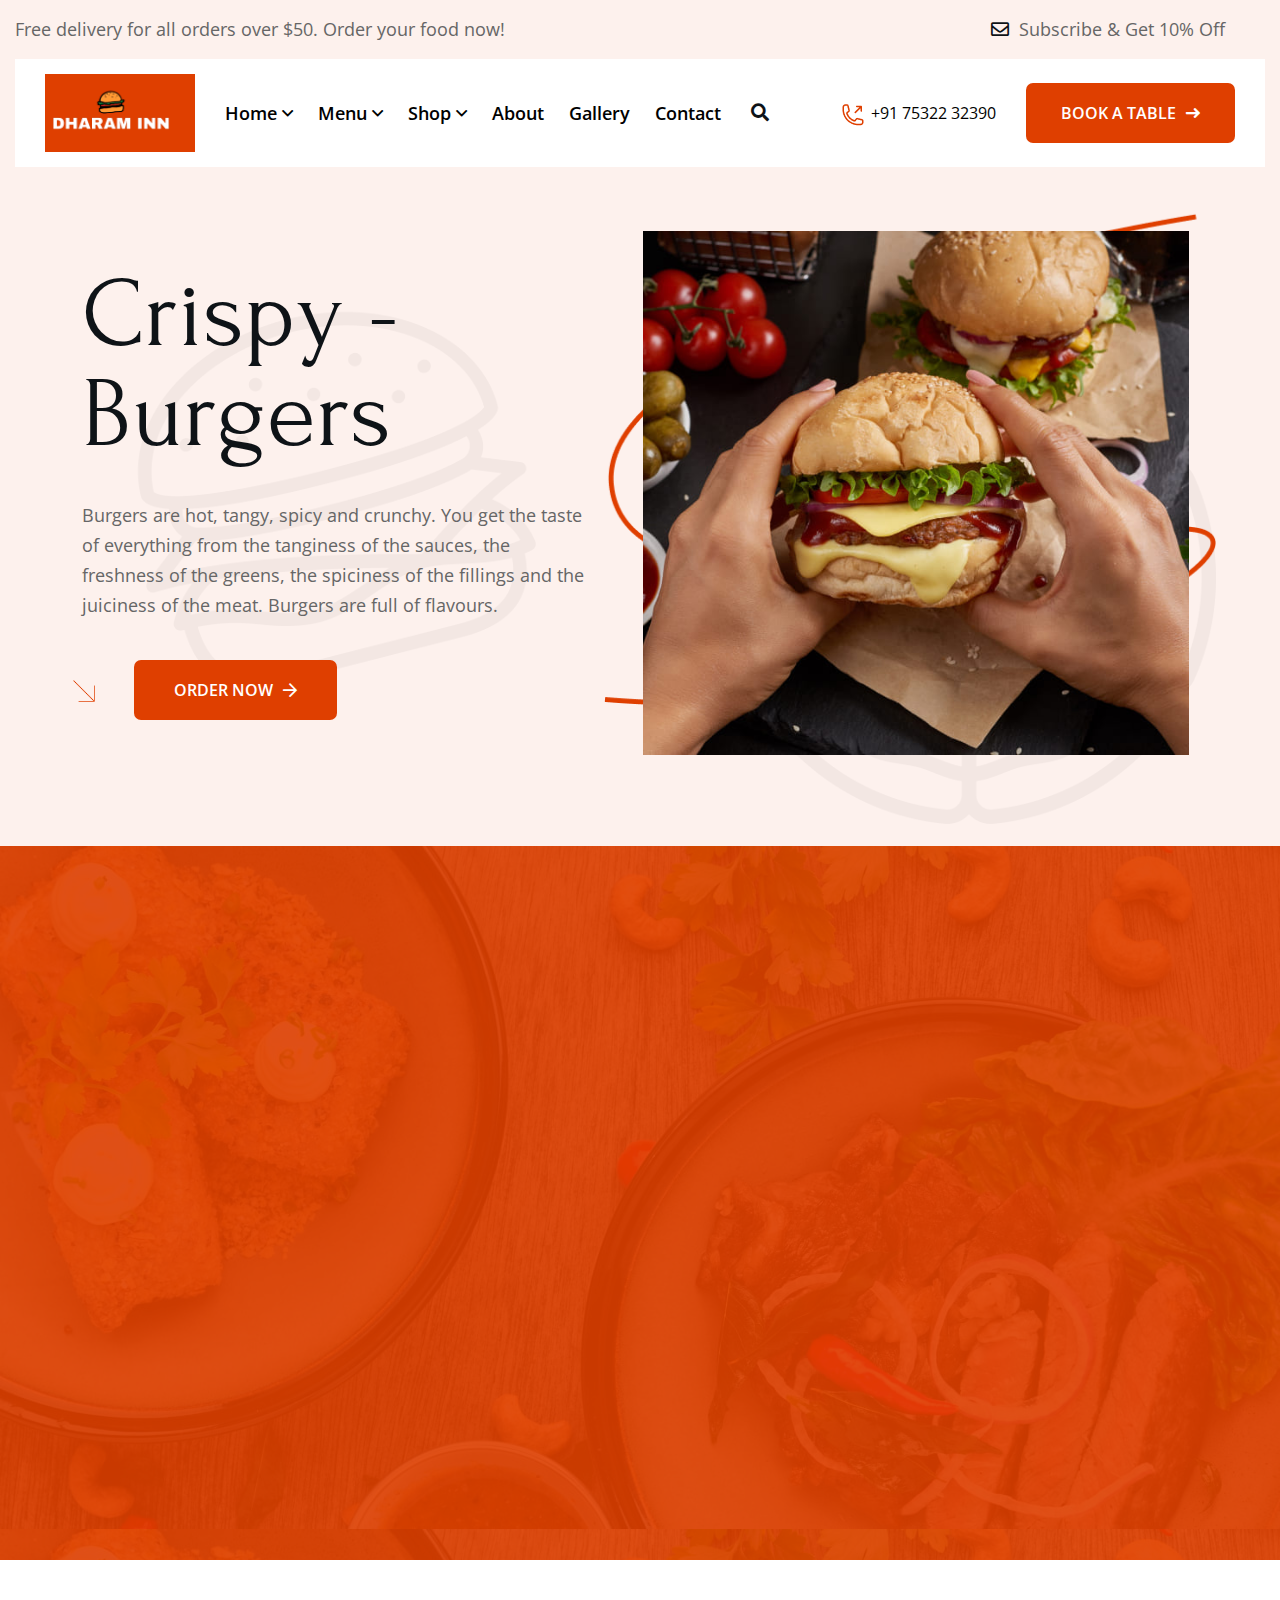
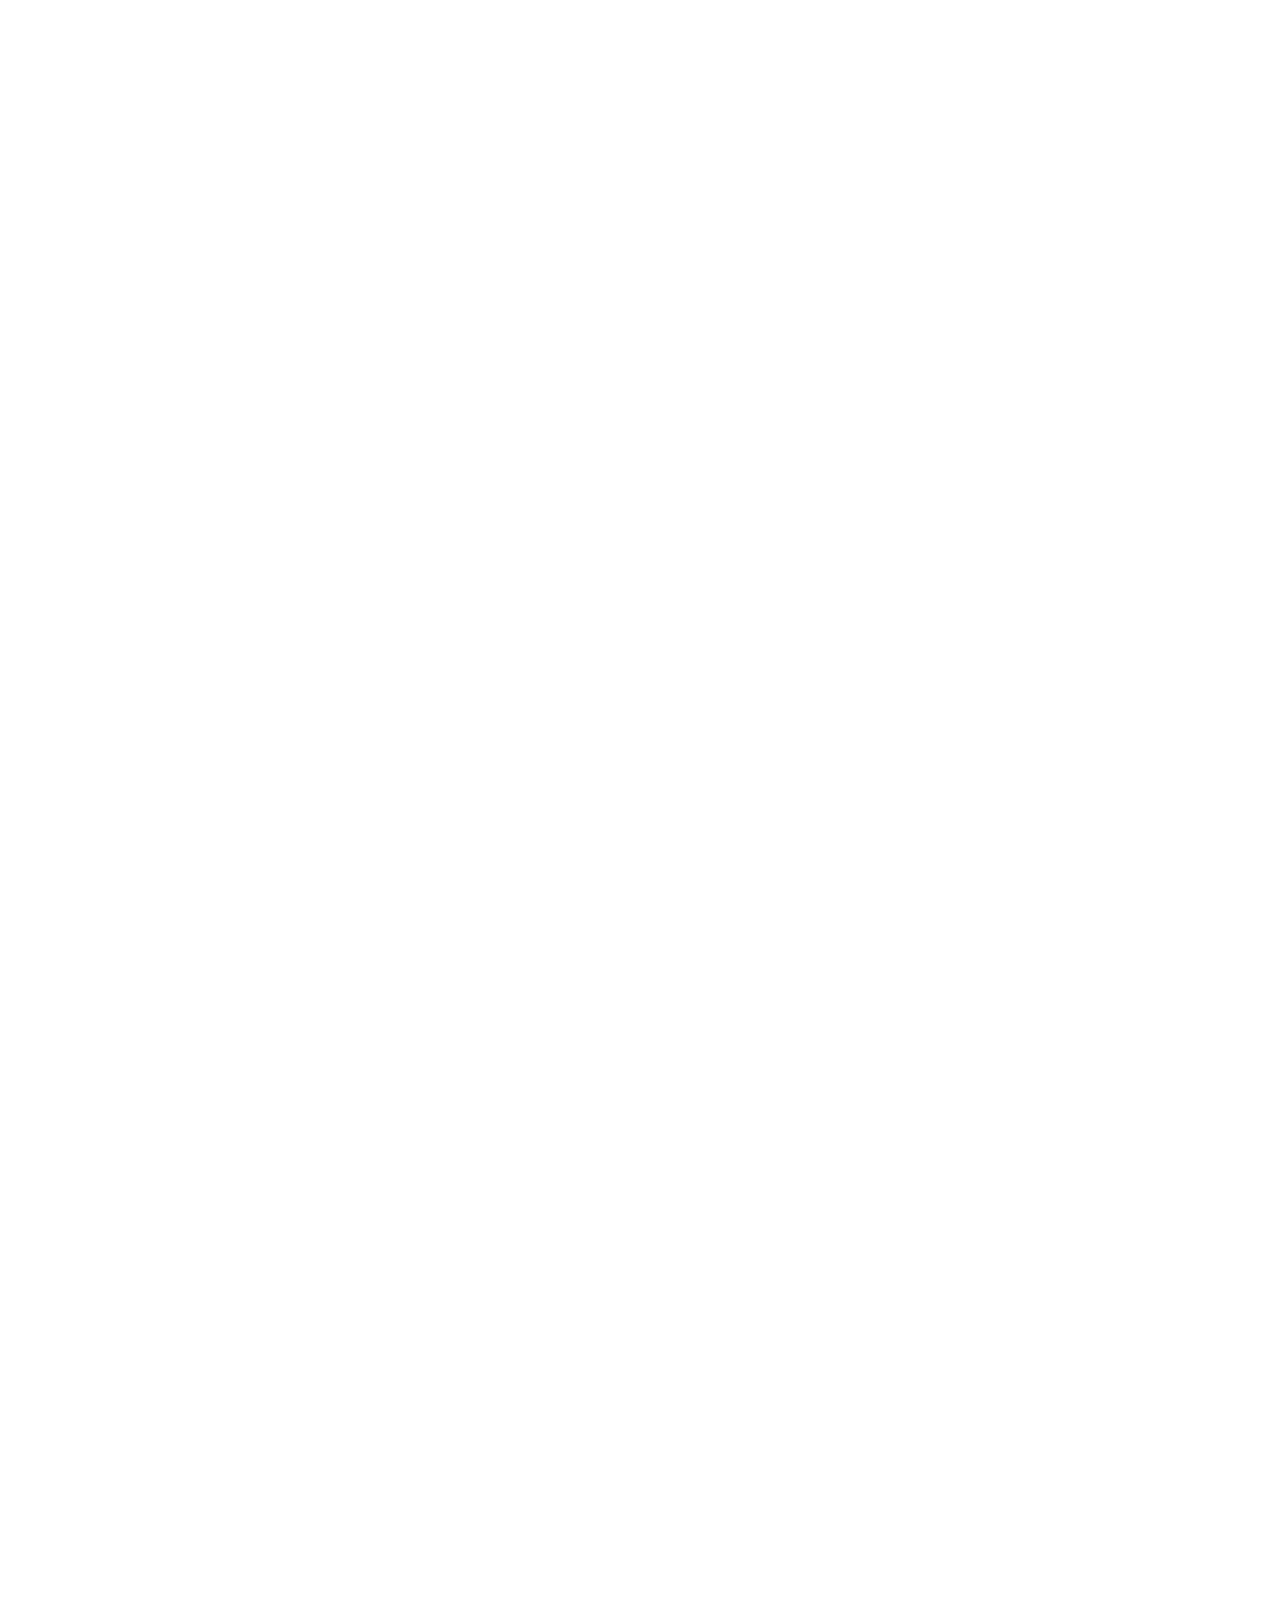
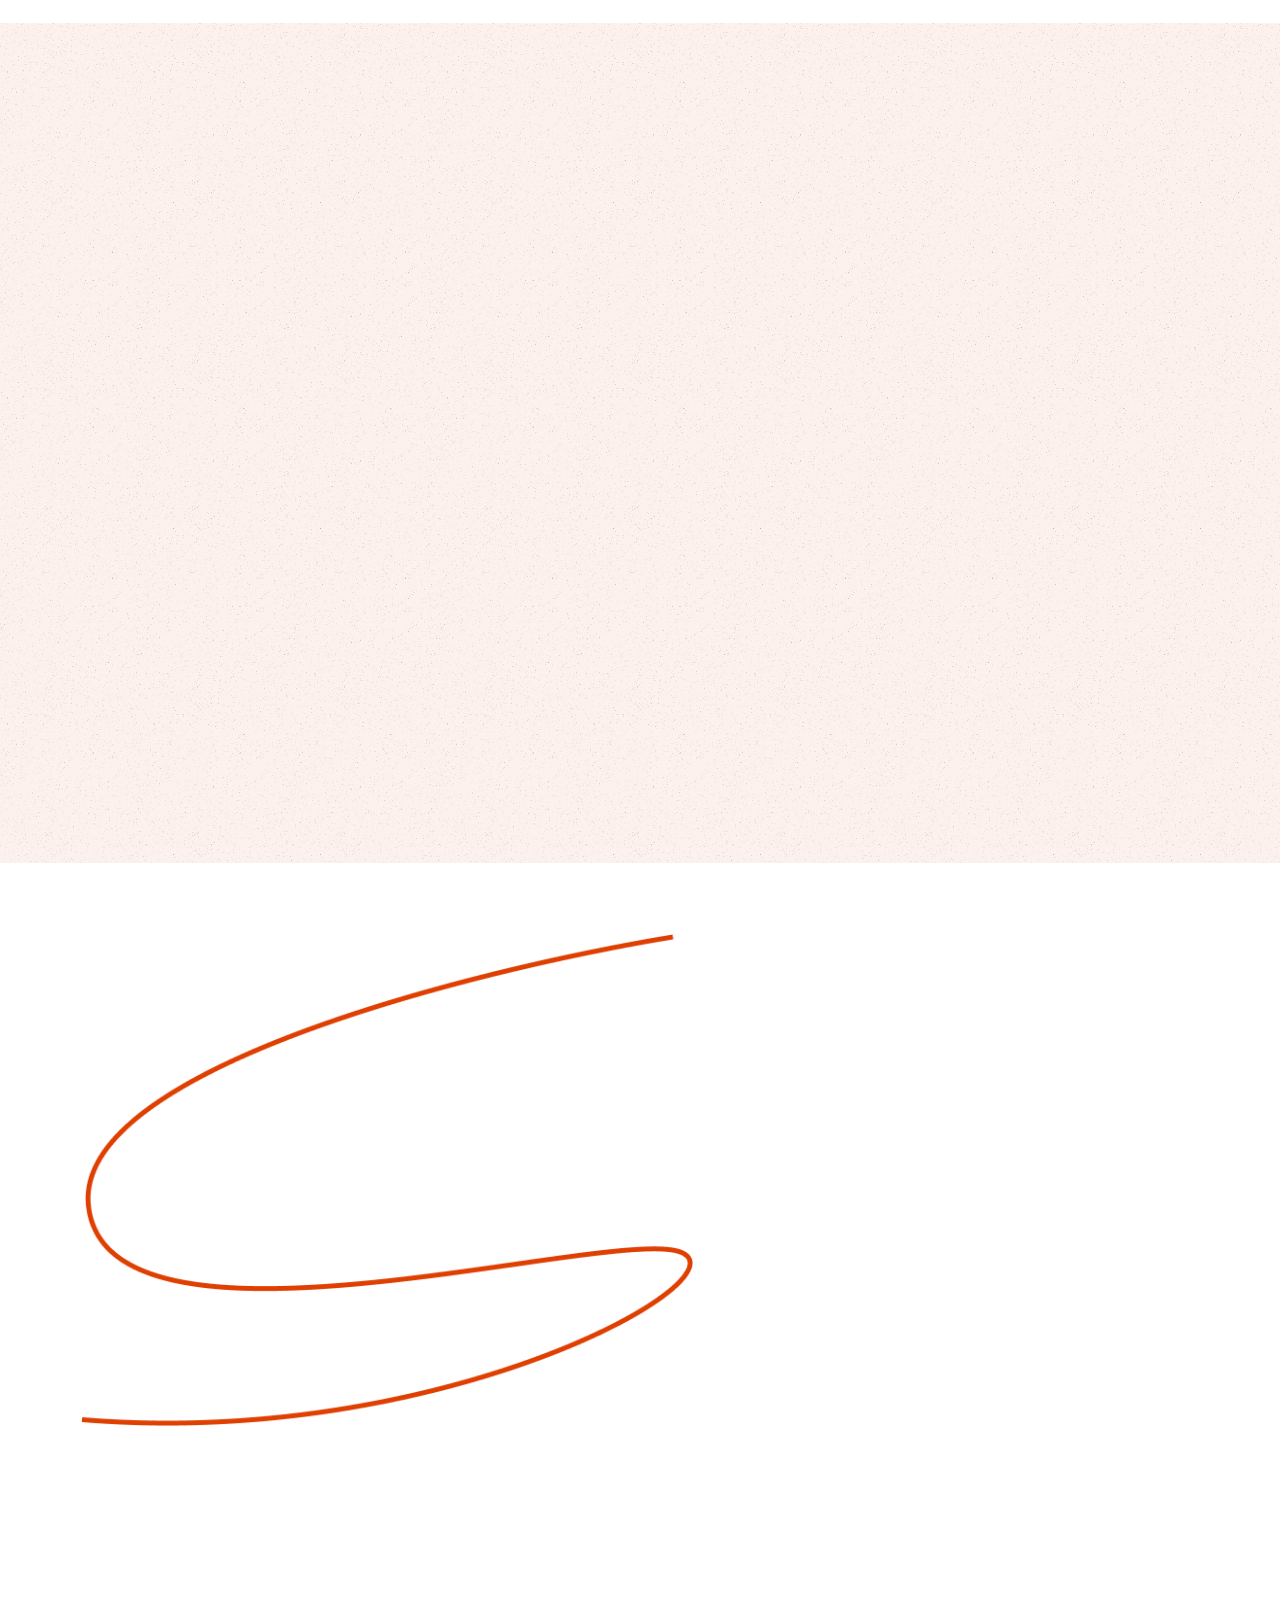
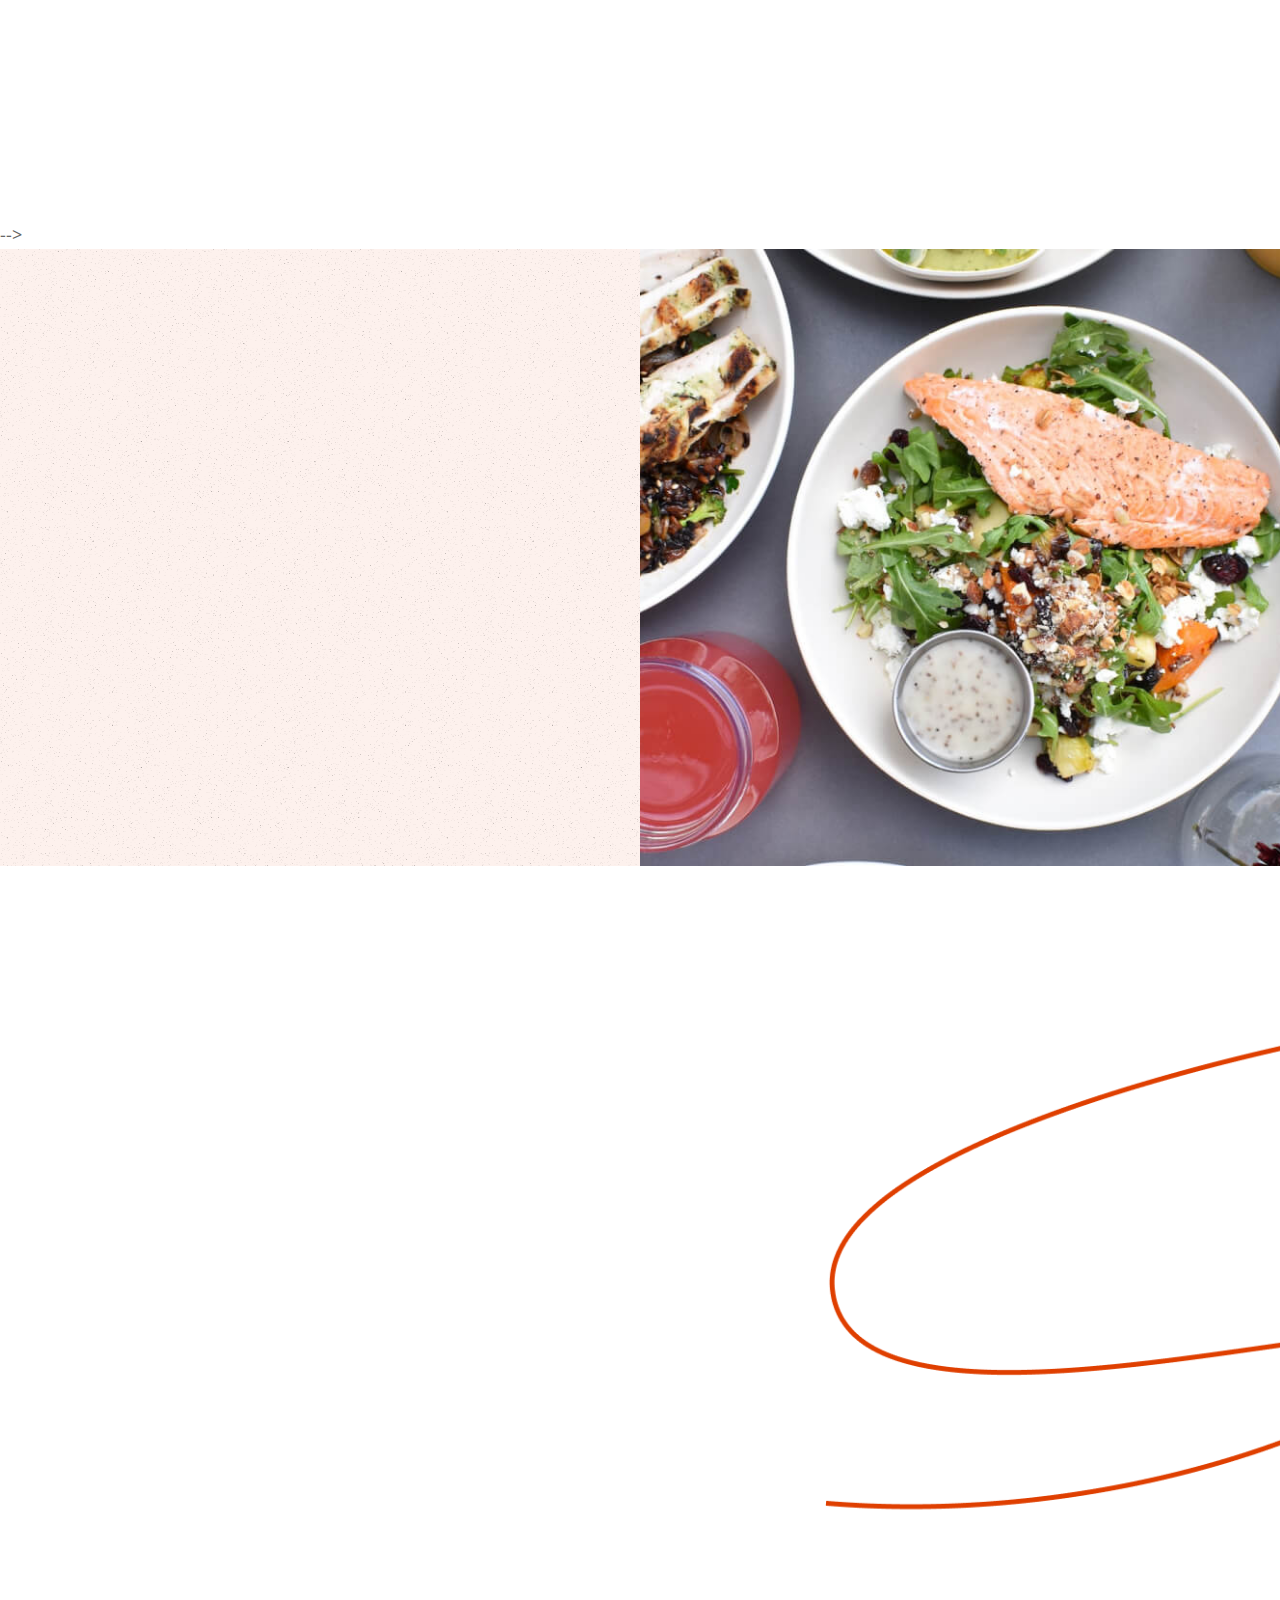
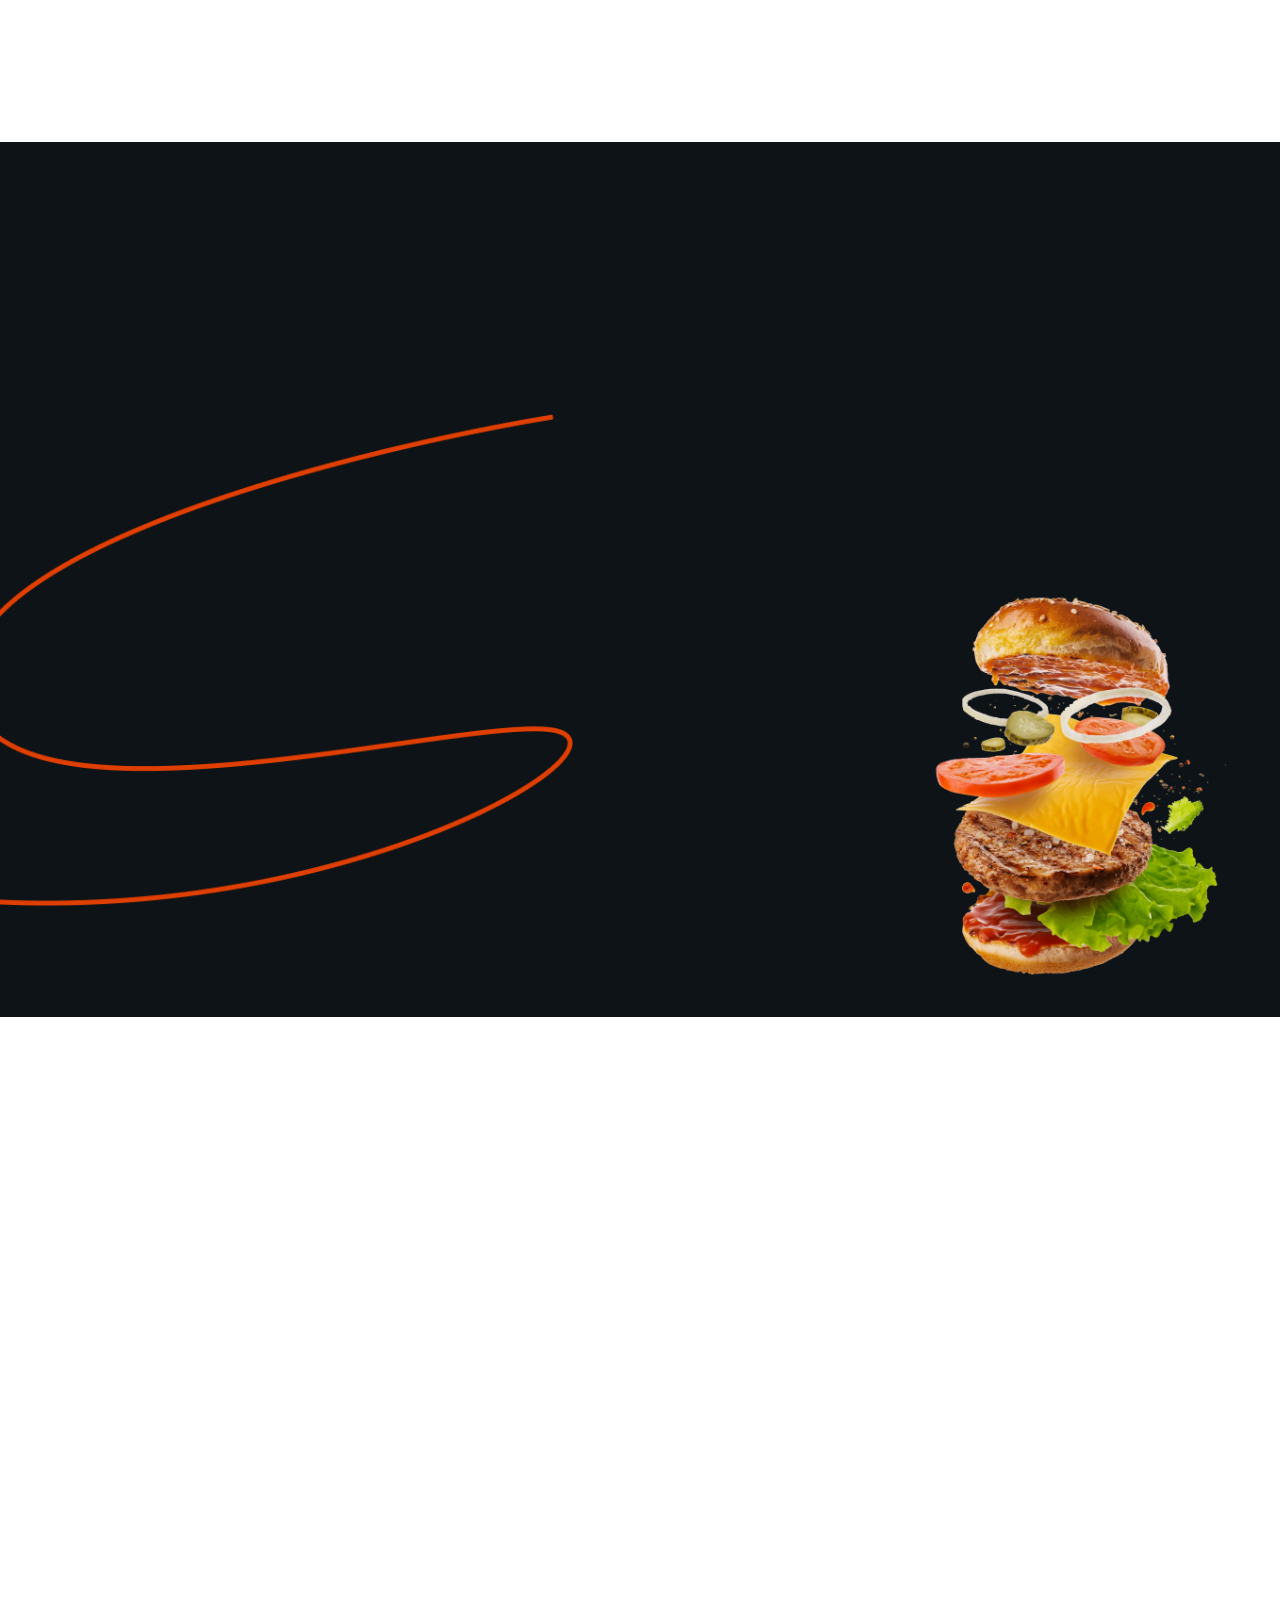
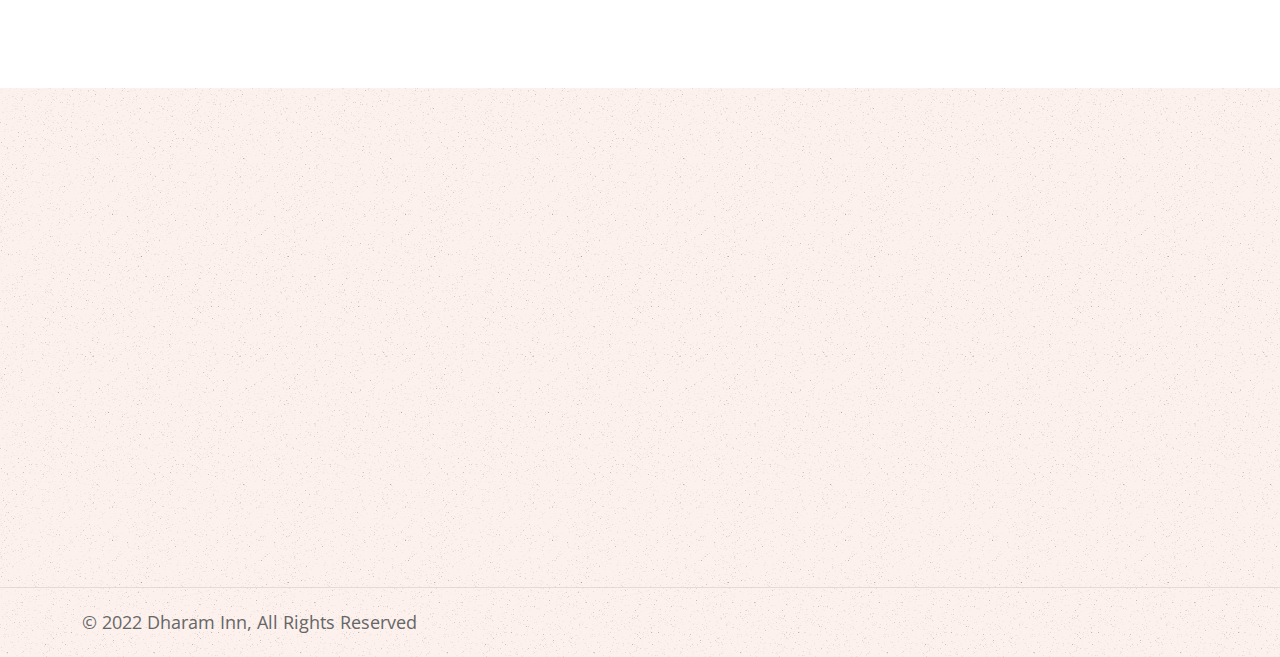
<file: index.html>
<!DOCTYPE html>
<html lang="zxx">

<head>
    <!--====== Required meta tags ======-->
    <meta charset="utf-8">
    <meta http-equiv="x-ua-compatible" content="ie=edge">
    <meta name="description" content="">
    <meta name="viewport" content="width=device-width, initial-scale=1, shrink-to-fit=no">
    <!--====== Title ======-->
    <title>DharamInn - Restaurant</title>
    <!--====== Favicon Icon ======-->
    <link rel="shortcut icon" href="assets/images/favicon.ico" type="image/png">
    <!--====== Flaticon css ======-->
    <link rel="stylesheet" href="assets/fonts/flaticon/flaticon.css">
    <!--====== FontAwesome css ======-->
    <link rel="stylesheet" href="assets/fonts/fontawesome/css/all.min.css">
    <!--====== Bootstrap css ======-->
    <link rel="stylesheet" href="assets/vendor/bootstrap/css/bootstrap.min.css">
    <!--====== magnific-popup css ======-->
    <link rel="stylesheet" href="assets/vendor/magnific-popup/dist/magnific-popup.css">
    <!--====== Slick-popup css ======-->
    <link rel="stylesheet" href="assets/vendor/slick/slick.css">
    <!--====== Jquery UI css ======-->
    <link rel="stylesheet" href="assets/vendor/jquery-ui/jquery-ui.min.css">
    <!--====== Nice Select css ======-->
    <link rel="stylesheet" href="assets/vendor/nice-select/css/nice-select.css">
    <!--====== Animate css ======-->
    <link rel="stylesheet" href="assets/vendor/animate.css">
    <!--====== Default css ======-->
    <link rel="stylesheet" href="assets/css/default.css">
    <!--====== Style css ======-->
    <link rel="stylesheet" href="assets/css/style.css">
</head>

<body>
    <!--====== Start Preloader ======-->
    <div class="preloader">
        <div class="loader">
            <div class="pre-shadow"></div>
            <div class="pre-box"></div>
        </div>
    </div><!--====== End Preloader ======-->
    <!--====== Search From ======-->
    <div class="modal fade search-modal" id="search-modal">
        <div class="modal-dialog modal-dialog-centered">
            <div class="modal-content">
                <form>
                    <div class="form_group">
                        <input type="text" class="form_control" placeholder="Search here" name="search">
                        <label><i class="fa fa-search"></i></label>
                    </div>
                </form>
            </div>
        </div>
    </div><!--====== Search From ======-->
    <!--====== Start Header ======-->
    <header class="header-area transparent-header">
        <div class="top-bar">
            <div class="container-fluid">
                <div class="row">
                    <div class="col-lg-7">
                        <div class="top-left">
                            <span class="text">Free delivery for all orders over $50. Order your food now!</span>
                        </div>
                    </div>
                    <div class="col-lg-5">
                        <div class="top-right d-flex align-items-center justify-content-lg-end">
                            <span class="text"><i class="far fa-envelope"></i>Subscribe & Get 10% Off</span>
                            <!-- <ul class="social-link">
                                    <li><a href="#"><i class="fab fa-facebook-f"></i></a></li>
                                    <li><a href="#"><i class="fab fa-twitter"></i></a></li>
                                    <li><a href="#"><i class="fab fa-youtube"></i></a></li>
                                    <li><a href="#"><i class="fab fa-instagram"></i></a></li>
                                </ul> -->
                        </div>
                    </div>
                </div>
            </div>
        </div>
        <!--=== Header Navigation ===-->
        <div class="header-navigation navigation-one">
            <div class="nav-overlay"></div>
            <div class="container-fluid">
                <!--=== Primary Menu ===-->
                <div class="primary-menu">
                    <!--=== Site Branding ===-->
                    <div class="site-branding">
                        <a href="index.html" class="brand-logo"><img src="assets/images/logo/logo2.png"
                                alt="Site Logo"></a>
                    </div>
                    <!--=== Nav Inner Menu ===-->
                    <div class="nav-inner-menu">
                        <div class="nav-menu">
                            <!--=== Mobile Logo ===-->
                            <div class="mobile-logo mb-30 d-block d-xl-none text-center">
                                <a href="index.html" class="brand-logo"><img src="assets/images/logo/logo.png"
                                        alt="Site Logo"></a>
                            </div>
                            <!--=== Main Menu ===-->
                            <nav class="main-menu">
                                <ul>
                                    <li class="menu-item has-children"><a href="#">Home</a>
                                        <ul class="sub-menu">
                                            <li><a href="index.html">Home Restaurant</a></li>
                                            <!-- <li><a href="index-2.html">Home Fastfood</a></li>
                                                <li><a href="index-3.html">Home Seafood</a></li> -->
                                        </ul>
                                    </li>
                                    <li class="menu-item has-children"><a href="#">Menu</a>
                                        <ul class="sub-menu">
                                            <li><a href="menu-fastfood.html">Menu Fastfood</a></li>
                                            <!-- <li><a href="menu-seafood.html">Menu Seafood</a></li> -->
                                        </ul>
                                    </li>
                                    <li class="menu-item has-children"><a href="#">Shop</a>
                                        <ul class="sub-menu">
                                            <li><a href="products.html">Our Products</a></li>
                                            <!-- <li><a href="product-details.html">Product Details</a></li>
                                                <li><a href="cart.html">Sopping Cart</a></li>
                                                <li><a href="checkout.html">Checkout</a></li> -->
                                        </ul>
                                    </li>
                                    <li class="menu-item"><a href="about.html">About</a></li>
                                    <li class="menu-item"><a href="gallery.html">Gallery</a></li>
                                    <li><a href="contact.php">Contact</a></li>                                                               
                                </ul>
                            </nav>
                            <!--=== Nav Button ===-->
                            <div class="menu-button mt-40 d-xl-none">
                                <a href="contact.php" class="main-btn btn-red">Book a Table<i
                                        class="fas fa-long-arrow-right"></i></a>
                            </div>
                        </div>
                        <!--=== Nav right Item ===-->
                        <div class="nav-right-item d-flex align-items-center">
                            <div class="search-button">
                                <div class="search-btn" data-bs-toggle="modal" data-bs-target="#search-modal"><i
                                        class="fas fa-search"></i></div>
                            </div>
                            <div class="nav-call-button">
                                <span><img src="assets/images/call.png" alt="icon"><a href="tel:000(123)45689">+91 75322
                                        32390</a></span>
                            </div>
                            <div class="menu-button d-xl-block d-none">
                                <a href="contact.php" class="main-btn btn-red">Book a Table<i
                                        class="fas fa-long-arrow-right"></i></a>
                            </div>
                            <div class="navbar-toggler">
                                <span></span>
                                <span></span>
                                <span></span>
                            </div>
                        </div>
                    </div>
                </div>
            </div>
        </div>
    </header><!--====== End Header ======-->
    <!--=== Start Banner Section ===-->
    <section class="banner-one p-r z-1">
        <div class="shape shape-one"><span><img src="assets/images/hero/hero-shape-1.png" alt="shape"></span></div>
        <div class="shape shape-two"><span><img src="assets/images/hero/hero-shape-2.png" alt="shape"></span></div>
        <div class="shape line-shape-one"><span><img src="assets/images/shape/line-1.png" alt="shape"></span></div>
        <div class="container">
            <div class="row align-items-center">
                <div class="col-lg-6 order-lg-1 order-2">
                    <!--=== Hero Content ===-->
                    <div class="hero-content mb-40 pr-lg-40">
                        <h1 class="wow fadeInUp" data-wow-delay=".5s">Crispy -

                            Burgers</h1>
                        <p class="wow fadeInDown" data-wow-delay=".7s">Burgers are hot, tangy, spicy and crunchy. You
                            get the taste of everything from the tanginess of the sauces, the freshness of the greens,
                            the spiciness of the fillings and the juiciness of the meat. Burgers are full of flavours.
                        </p>
                        <div class="hero-button wow fadeInUp" data-wow-delay=".9s">
                            <span><img src="assets/images/down-arrow.png" alt=""></span>
                            <a href="products.html" class="main-btn btn-red">order now<i
                                    class="far fa-arrow-right"></i></a>
                        </div>
                    </div>
                </div>
                <div class="col-lg-6 order-lg-2 order-1">
                    <!--=== Hero Image ===-->
                    <div class="hero-image-box mb-40 wow fadeInRight" data-wow-delay=".7s">
                        <img src="assets/images/hero/hero-1.jpg" alt="Hero Image">
                    </div>
                </div>
            </div>
        </div>
    </section><!--=== End Banner Section ===-->
    <!--=== Start Category Section ===-->
    <section class="category-bg-section pt-70 pb-80 p-r z-1"
        style="background-image: url(assets/images/bg/category-bg-1.jpg);">
        <div class="container">
            <div class="row justify-content-center">
                <div class="col-xl-6 col-lg-10">
                    <!--=== Section Title ===-->
                    <div class="section-title text-center text-white mb-50 wow fadeInDown">
                        <span class="sub-title">Our Popular Food</span>
                        <h2>Best Category Foods Menu</h2>
                    </div>
                </div>
            </div>
            <div class="row">
                <div class="col-lg-4 col-md-6 col-sm-12">
                    <!--=== Single Category Item ===-->
                    <div class="single-category-item mb-30 wow fadeInUp">
                        <div class="icon">
                            <img src="assets/images/icon/icon-1.png" alt="thumb icon">
                        </div>
                        <div class="content d-flex">
                            <h3 class="title"><a href="menu-fastfood.html">Pizza</a></h3>
                            <a href="menu-fastfood.html" class="icon-btn"><i class="far fa-arrow-right"></i></a>
                        </div>
                    </div>
                </div>
                <div class="col-lg-4 col-md-6 col-sm-12">
                    <!--=== Single Category Item ===-->
                    <div class="single-category-item mb-30 wow fadeInUp">
                        <div class="icon">
                            <img src="assets/images/icon/icon-2.png" alt="thumb icon">
                        </div>
                        <div class="content d-flex">
                            <h3 class="title"><a href="menu-fastfood.html">Burger</a></h3>
                            <a href="menu-fastfood.html" class="icon-btn"><i class="far fa-arrow-right"></i></a>
                        </div>
                    </div>
                </div>
                <div class="col-lg-4 col-md-6 col-sm-12">
                    <!--=== Single Category Item ===-->
                    <div class="single-category-item mb-30 wow fadeInUp">
                        <div class="icon">
                            <img src="assets/images/icon/icon-3.png" alt="thumb icon">
                        </div>
                        <div class="content d-flex">
                            <h3 class="title"><a href="menu-fastfood.html">Bread</a></h3>
                            <a href="menu-fastfood.html" class="icon-btn"><i class="far fa-arrow-right"></i></a>
                        </div>
                    </div>
                </div>
                <div class="col-lg-4 col-md-6 col-sm-12">
                    <!--=== Single Category Item ===-->
                    <div class="single-category-item mb-30 wow fadeInUp">
                        <div class="icon">
                            <img src="assets/images/icon/icon-4.png" alt="thumb icon">
                        </div>
                        <div class="content d-flex">
                            <h3 class="title"><a href="menu-fastfood.html">Fastfood</a></h3>
                            <a href="menu-fastfood.html" class="icon-btn"><i class="far fa-arrow-right"></i></a>
                        </div>
                    </div>
                </div>
                <div class="col-lg-4 col-md-6 col-sm-12">
                    <!--=== Single Category Item ===-->
                    <div class="single-category-item mb-30 wow fadeInUp">
                        <div class="icon">
                            <img src="assets/images/icon/icon-5.png" alt="thumb icon">
                        </div>
                        <div class="content d-flex">
                            <h3 class="title"><a href="menu-fastfood.html">Coffee</a></h3>
                            <a href="menu-fastfood.html" class="icon-btn"><i class="far fa-arrow-right"></i></a>
                        </div>
                    </div>
                </div>
                <div class="col-lg-4 col-md-6 col-sm-12">
                    <!--=== Single Category Item ===-->
                    <div class="single-category-item mb-30 wow fadeInUp">
                        <div class="icon">
                            <img src="assets/images/icon/icon-6.png" alt="thumb icon">
                        </div>
                        <div class="content d-flex">
                            <h3 class="title"><a href="menu-fastfood.html">Chicken</a></h3>
                            <a href="menu-fastfood.html" class="icon-btn"><i class="far fa-arrow-right"></i></a>
                        </div>
                    </div>
                </div>
            </div>
            <div class="row justify-content-center">
                <div class="col-xl-6 col-lg-8">
                    <!--=== Quote Box ===-->
                    <div class="quote-box text-center text-white wow fadeInUp">
                        <p>Need any Special Food or Any Birthday Cakes? <a href="products.html">Order Now</a></p>
                    </div>
                </div>
            </div>
        </div>
    </section><!--=== End Category Section ===-->
    <!--=== Start About Section ===-->
    <section class="about-section pt-130 pb-80">
        <div class="container">
            <div class="row align-items-center">
                <div class="col-lg-5">
                    <!--=== About Content Box ===-->
                    <div class="about-content-box content-box-gap mb-40 wow fadeInLeft">
                        <div class="section-title section-title-left mb-30">
                            <span class="sub-title">About Dharam Inn</span>
                            <h2>The Best Tasty & Yamee
                                Food and Chief Based on Italian</h2>
                        </div>
                        <p>Italian cuisine is a Mediterranean cuisine this Mediterranean diet forms the basis of Italian
                            cuisine, rich in pasta, fish, fruits and vegetables. Cheese, cold cuts and wine are central
                            to Italian cuisine, and along with pizza and coffee.
                        </p>
                        <!-- <a href="menu-seafood.html" class="main-btn btn-red">learn more<i
                                class="far fa-arrow-right"></i></a> -->
                    </div>
                </div>
                <div class="col-lg-7">
                    <!--=== About Content Box ===-->
                    <div class="about-image-gallery ml-lg-40">
                        <div class="row">
                            <div class="col-md-6">
                                <img src="assets/images/about/image-1.jpg" class="mb-40 wow fadeInUp" alt="About Image">
                            </div>
                            <div class="col-md-6">
                                <img src="assets/images/about/image-2.jpg" class="mb-40 wow fadeInDown"
                                    alt="About Image">
                            </div>
                        </div>
                    </div>
                </div>
            </div>
        </div>
    </section><!--=== End About Section ===-->
    <!--=== Start Menu Section ===-->
    <section class="menu-section pb-80">
        <div class="container">
            <div class="row justify-content-center">
                <div class="col-xl-6 col-lg-10">
                    <!--=== Section Title ===-->
                    <div class="section-title text-center mb-50 wow fadeInDown">
                        <span class="sub-title">Best food menu</span>
                        <h2>Choose Your Best Menus</h2>
                    </div>
                </div>
            </div>
            <div class="row align-items-center">
                <div class="col-lg-6">
                    <!--=== Menu Image Box ===-->
                    <div class="menu-image-box mb-50 pl-lg-30 wow fadeInLeft">
                        <img src="assets/images/menu/menu-single-1.jpg" alt="Menu Image">
                    </div>
                </div>
                <div class="col-lg-6">
                    <!--=== Single Content Box ===-->
                    <div class="menu-content-box mb-50">
                        <!--=== Single Menu Item ===-->
                        <div class="single-menu-item mb-30 wow fadeInUp">
                            <div class="thumb">
                                <img src="assets/images/menu/3.jpg" alt="">
                            </div>
                            <div class="text">
                                <h3 class="item-title-price"><a href="menu-fastfood.html"
                                        class="item-title">Bruschetta</a><span class="dot-border"></span><span
                                        class="price">Rs. 250</Rs></span></h3>
                                <!-- <p>Roasted langoustine, consommé</p> -->
                                <ul class="ratings">
                                    <li><i class="fas fa-star"></i></li>
                                    <li><i class="fas fa-star"></i></li>
                                    <li><i class="fas fa-star"></i></li>
                                    <li><i class="fas fa-star"></i></li>
                                    <li><i class="fas fa-star"></i></li>
                                    <li><span><a href="http://127.0.0.1:3000/products.html">(230 Reviews)</a></span>
                                    </li>
                                </ul>
                            </div>
                        </div>
                        <!--=== Single Menu Item ===-->
                        <div class="single-menu-item mb-30 wow fadeInUp">
                            <div class="thumb">
                                <img src="assets/images/menu/20.jpg" alt="">
                            </div>
                            <div class="text">
                                <h3 class="item-title-price"><a href="menu-fastfood.html" class="item-title">Roasted
                                        bell pepper
                                    </a><span class="dot-border"></span><span class="price">Rs. 150</span></h3>
                                <!-- <p>Roasted langoustine, consommé</p> -->
                                <ul class="ratings">
                                    <li><i class="fas fa-star"></i></li>
                                    <li><i class="fas fa-star"></i></li>
                                    <li><i class="fas fa-star"></i></li>
                                    <li><i class="fas fa-star"></i></li>
                                    <li><i class="fas fa-star"></i></li>
                                    <li><span><a href="http://127.0.0.1:3000/products.html">(120 Reviews)</a></span>
                                    </li>
                                </ul>
                            </div>
                        </div>
                        <!--=== Single Menu Item ===-->
                        <div class="single-menu-item mb-30 wow fadeInUp">
                            <div class="thumb">
                                <img src="assets/images/menu/11.jpg" alt="">
                            </div>
                            <div class="text">
                                <h3 class="item-title-price"><a href="menu-fastfood.html" class="item-title">Arancini
                                    </a><span class="dot-border"></span><span class="price">Rs. 499</span>
                                </h3>
                                <!-- <p>Roasted langoustine, consommé</p> -->
                                <ul class="ratings">
                                    <li><i class="fas fa-star"></i></li>
                                    <li><i class="fas fa-star"></i></li>
                                    <li><i class="fas fa-star"></i></li>
                                    <li><i class="fas fa-star"></i></li>
                                    <li><i class="fas fa-star"></i></li>
                                    <li><span><a href="http://127.0.0.1:3000/products.html"">(284 Reviews)</a></span></li>
                                </ul>
                            </div>
                        </div>
                        <!--=== Single Menu Item ===-->
                        <div class=" single-menu-item mb-30 wow fadeInUp">
                                                <div class="thumb">
                                                    <img src="assets/images/menu/15.jpg" alt="">
                                                </div>
                                                <div class="text">
                                                    <h3 class="item-title-price"><a href="menu-fastfood.html"
                                                            class="item-title">Baked spaghetti
                                                        </a><span class="dot-border"></span><span class="price">Rs.
                                                            450</span></h3>
                                                    <!-- <p>Roasted langoustine, consommé</p> -->
                                                    <ul class="ratings">
                                                        <li><i class="fas fa-star"></i></li>
                                                        <li><i class="fas fa-star"></i></li>
                                                        <li><i class="fas fa-star"></i></li>
                                                        <li><i class="fas fa-star"></i></li>
                                                        <li><i class="fas fa-star"></i></li>
                                                        <li><span><a href="http://127.0.0.1:3000/products.html">(293
                                                                    Reviews)</a></span></li>
                                                    </ul>
                                                </div>
                            </div>
                        </div>
                    </div>
                </div>
            </div>
    </section><!--=== End Menu Section ===-->

    <!--=== Start Chefs Section ===-->
    <section class="chefs-bg-section light-red-bg pt-130 pb-100 bg_cover p-r z-1">
        <div class="dot-bg bg_cover" style="background-image: url(assets/images/bg/dot-bg.png);"></div>
        <div class="container">
            <div class="row align-items-center">
                <div class="col-xl-4 col-lg-12">
                    <div class="chef-content-box content-box-gap mb-30 pr-lg-30 wow fadeInLeft">
                        <div class="section-title section-title-left mb-30">
                            <span class="sub-title">Our Best Work</span>
                            <h2>We follow valuable steps for our customers so that they can stay satisfied with our services.</h2>
                        </div>
                        <!-- <ul class="check-style-one">
                            <li>Many Years of Experience in Restaurant
                                Services in Mumbai</li>
                            <li>Any Kind Of Food Made For Customer and So Much Yamee & Testy</li>
                        </ul> -->
                    </div>
                </div>

                <div class="col-lg-6">
                    <div class="about-three_image-box text-lg-end mb-20">
                        <div class="row align-items-center">
                            <div class="col-md-6">
                                <img src="assets/images/about/image-7.jpg" class="about-img-one mb-30 wow fadeInUp"
                                    alt="About Image">
                                <img src="assets/images/about/image-8.jpg" class="about-img-two mb-30 wow fadeInDown"
                                    alt="About Image">
                            </div>
                            <div class="col-md-6">
                                <img src="assets/images/about/image-9.jpg" class="about-img-three mb-30 wow fadeInRight"
                                    alt="About Image">
                            </div>
                        </div>

                    </div>
                </div>
            </div>
        </div>
        </div>
    </section>


    <!-- <section class="chefs-bg-section light-red-bg pt-130 pb-100 bg_cover p-r z-1">
        <div class="dot-bg bg_cover" style="background-image: url(assets/images/bg/dot-bg.png);"></div>
        <div class="container">
            <div class="row align-items-center">
                <div class="col-xl-4 col-lg-12">
                    <div class="chef-content-box content-box-gap mb-30 pr-lg-30 wow fadeInLeft">
                        <div class="section-title section-title-left mb-30">
                            <span class="sub-title">Best food menu</span>
                            <h2>Meet Our Exclusive
                                & Master Chefs</h2>
                        </div>
                        <ul class="check-style-one">
                            <li>Many Years of Experience in Restaurant
                                Services in Mumbai</li>
                            <li>Any Kind Of Food Made For Customer and So Much Yamee & Testy</li>
                        </ul>
                        <p>Sit amet consectetur adipiscing elitsue risus mauris quam adipiscing phasellus aene ante
                            orcirat scelerisque enim ut nulla</p>
                        <a href="chefs.html" class="main-btn filled-btn">become a chef<i
                                class="far fa-arrow-right"></i></a>
                    </div>
                </div>
                <div class="col-xl-8 col-lg-12">
                    <div class="row">
                        <div class="col-xl-4 col-md-6 col-sm-12">
                            <div class="single-team-item mb-30 wow fadeInUp">
                                <div class="chef-img">
                                    <img src="assets/images/team/indian_chef.png" alt="Chef Image">
                                    <div class="chef-overlay"></div>
                                    <div class="hover-content">
                                        <h3 class="title">Jimmie K. Cryer</h3>
                                        <p class="position">Senior Chef</p>
                                    </div>
                                </div>
                            </div>
                        </div>
                        <div class="col-xl-4 col-md-6 col-sm-12">
                            <div class="single-team-item mb-30 wow fadeInUp">
                                <div class="chef-img">
                                    <img src="assets/images/team/chef-2.jpg" alt="Chef Image">
                                    <div class="chef-overlay"></div>
                                    <div class="hover-content">
                                        <h3 class="title">Jimmie K. Cryer</h3>
                                        <p class="position">Senior Chef</p>
                                    </div>
                                </div>
                            </div>
                        </div>
                        <div class="col-xl-4 col-md-6 col-sm-12">
                            <div class="single-team-item mb-30 wow fadeInUp">
                                <div class="chef-img">
                                    <img src="assets/images/team/chef-3.jpg" alt="Chef Image">
                                    <div class="chef-overlay"></div>
                                    <div class="hover-content">
                                        <h3 class="title">Jimmie K. Cryer</h3>
                                        <p class="position">Senior Chef</p>
                                    </div>
                                </div>
                            </div>
                        </div>
                        <div class="col-xl-4 col-md-6 col-sm-12">
                            <div class="single-team-item mb-30 wow fadeInUp">
                                <div class="chef-img">
                                    <img src="assets/images/team/chef-4.jpg" alt="Chef Image">
                                    <div class="chef-overlay"></div>
                                    <div class="hover-content">
                                        <h3 class="title">Jimmie K. Cryer</h3>
                                        <p class="position">Senior Chef</p>
                                    </div>
                                </div>
                            </div>
                        </div>
                        <div class="col-xl-4 col-md-6 col-sm-12">
                            <div class="single-team-item mb-30 wow fadeInUp">
                                <div class="chef-img">
                                    <img src="assets/images/team/chef-5.jpg" alt="Chef Image">
                                    <div class="chef-overlay"></div>
                                    <div class="hover-content">
                                        <h3 class="title">Jimmie K. Cryer</h3>
                                        <p class="position">Senior Chef</p>
                                    </div>
                                </div>
                            </div>
                        </div>
                        <div class="col-xl-4 col-md-6 col-sm-12">
                            <div class="single-team-item mb-30 wow fadeInUp">
                                <div class="chef-img">
                                    <img src="assets/images/team/chef-6.jpg" alt="Chef Image">
                                    <div class="chef-overlay"></div>
                                    <div class="hover-content">
                                        <h3 class="title">Jimmie K. Cryer</h3>
                                        <p class="position">Senior Chef</p>
                                    </div>
                                </div>
                            </div>
                        </div>
                    </div>
                </div>
            </div>
        </div>
    </section>
    <!--=== End Chefs Section ===-->

    <!--=== Start Video Section ===-->
    <section class="video-line-section pt-130 pb-80 p-r z-1">
        <div class="line-shape line-shape-one"><span><img src="assets/images/shape/line-1.png" alt="Shape"></span></div>
        <div class="container">
            <div class="row align-items-center">
                <div class="col-lg-7">
                    <!--=== Video Image Box ===-->
                    <div class="video-one_image-box mb-50 p-r z-1 wow fadeInLeft">
                        <img src="assets/images/gallery/video-1.jpg" alt="Video Image">
                        <div class="image-overlay"></div>
                        <div class="play-content-box">
                            <a href="assets/images/pasta.mp4" class="video-popup"><i class="fas fa-play"></i></a>
                        </div>
                    </div>
                </div>
                <div class="col-lg-5">
                    <!--=== Video Content Box ===-->
                    <div class="video-content-box content-box-gap pl-lg-40 mb-50 wow fadeInRight">
                        <div class="section-title section-title-left">
                            <span class="sub-title">Watch Videos</span>
                            <h2>How Can We Made Foods For Customers</h2>
                        </div>
                        <hr>
                        <p>1. We Design your menu with an eye toward getting food to customers quickly. Evaluate the
                            time it takes to produce each menu item before adding it to your menu.
                            <hr>
                            2. We prepare as many ingredients as possible ahead of time.
                            <hr>
                            3. We make sure have enough personnel in the kitchen to handle volume at busy times.
                        </p>
                        <hr>
                        <ul class="check-style-one mb-30">
                            <li>Best Way to Serve Our Foods</li>
                            <li>Low Cost & Online Orders</li>
                        </ul>
                        <a href="about.html" class="main-btn btn-black">watch more<i class="far fa-arrow-right"></i></a>
                    </div>
                </div>
            </div>
        </div>
    </section> -->
    <!--=== End Video Section ===-->

    <!--=== Start Working Section ===-->
    <section class="working-bg-section pt-130 pb-110 light-red-bg p-r z-1">
        <div class="dot-bg bg_cover" style="background-image: url(assets/images/bg/dot-bg.png);"></div>
        <div class="hours-bg bg_cover" style="background-image: url(assets/images/bg/hours-bg-1.jpg);"></div>
        <div class="container">
            <div class="row">
                <div class="col-lg-5">
                    <!--=== Working Content Box ===-->
                    <div class="working-content-box wow fadeInLeft">
                        <div class="section-title section-title-left mb-50">
                            <span class="sub-title">Working hour</span>
                            <h2>Enjoy Our Foods From 6 Days In a Week</h2>
                        </div>
                        <div class="single-hour-box mb-20">
                            <h4 class="title">Monday - Friday <span class="dot-border"></span><span
                                    class="time">09am-6pm</span></h4>
                        </div>
                        <div class="single-hour-box mb-20">
                            <h4 class="title">Saturday - Sunday<span class="dot-border"></span><span
                                    class="time">08am-7pm</span>
                            </h4>
                        </div>
                        <!-- <div class="single-hour-box mb-20">
                            <h4 class="title">Sunday<span class="dot-border"></span><span class="time">Closed</span>
                            </h4>
                        </div> -->
                    </div>
                </div>
            </div>
        </div>
    </section><!--=== End Working Section ===-->
    <!--=== Start Reservation Section ===-->
    <section class="reservation-line-section p-r z-1 pt-130 pb-80">
        <div class="line-shape line-shape-one"><span><img src="assets/images/shape/line-1.png" alt="Shape"></span></div>
        <div class="container">
            <div class="row align-items-center">
                <div class="col-lg-6">
                    <!--=== Reservation Image Box ===-->
                    <div class="reservation-image-box wow fadeInLeft mb-50 mb-20">
                        <img src="assets/images/contact/contact-1.jpg" alt="Reservation Image">
                    </div>
                </div>
                <div class="col-lg-6">
                    <!--=== Reservation Content Box ===-->
                    <div class="reservation-content-box content-box-gap wow fadeInRight mb-50 pl-lg-70">
                        <div class="section-title section-title-left mb-20">
                            <span class="sub-title">Booking table</span>
                            <h2>Make A Reservations</h2>
                        </div>
                        <p>Sit amet consectetur adipiscing elitsue risus mauris
                            adipiscing phasellus aene ante orcirat</p>
                        <!--=== Reservation Form ===-->
                        <div class="reservation-style-one">
                            <form class="reservation-form">
                                <div class="row">
                                    <div class="col-lg-12">
                                        <div class="form_group">
                                            <label><i class="far fa-user"></i></label>
                                            <input type="text" class="form_control" placeholder="Person" name="number"
                                                required>
                                        </div>
                                    </div>
                                    <div class="col-lg-12">
                                        <div class="form_group">
                                            <label><i class="far fa-calendar-alt"></i></label>
                                            <input type="text" class="form_control" id="datepicker"
                                                placeholder="Reserved Date" name="date" required>
                                        </div>
                                    </div>
                                    <div class="col-lg-12">
                                        <div class="form_group">
                                            <select class="wide">
                                                <option data-display="Reservatiuon Time">Reservatiuon Time</option>
                                                <option value="01">12.00 Am</option>
                                                <option value="01">01.00 Am</option>
                                                <option value="01">02.00 Am</option>
                                                <option value="01">03.00 Am</option>
                                                <option value="01">05.00 Am</option>
                                                <option value="01">06.00 Am</option>
                                                <option value="01">07.00 Am</option>
                                                <option value="01">08.00 Am</option>
                                                <option value="01">09.00 Am</option>
                                                <option value="01">10.00 Am</option>
                                                <option value="01">11.00 Am</option>
                                                <option value="01">12.00 Pm</option>
                                            </select>
                                        </div>
                                    </div>
                                    <div class="col-lg-12">
                                        <div class="form_group">
                                            <button class="main-btn btn-red">book a table <i
                                                    class="far fa-arrow-right"></i></button>
                                        </div>
                                    </div>
                                </div>
                            </form>
                        </div>
                    </div>
                </div>
            </div>
        </div>
    </section><!--=== End Reservation Section ===-->
    <!--=== Start Testimonial Section ===-->
    <section class="testimonial-section-one dark-black-bg p-r z-1 pt-120 pb-120">
        <div class="shape line-shape-one"><span><img src="assets/images/shape/line-1.png" alt="Shape"></span></div>
        <div class="shape shape-one"><span><img src="assets/images/shape/element-1.png" alt=""></span></div>
        <div class="container">
            <div class="row justify-content-center">
                <div class="col-xl-6 col-lg-10">
                    <!--=== Section Title ===-->
                    <div class="section-title text-center text-white mb-50 wow fadeInDown">
                        <span class="sub-title">Foods reviews</span>
                        <h2>Global Customer Feedback</h2>
                    </div>
                </div>
                <div class="row">
                    <div class="col-lg-4">
                        <!--=== Testimonial Image Box ===-->
                        <div class="testimonial-one_image-box p-r wow fadeInLeft">
                            <img src="assets/images/testimonial/3.png" class="testimonial-img-one"
                                alt="Testimonial Image">
                            <img src="assets/images/testimonial/5.png" class="testimonial-img-two"
                                alt="Testimonial Image">
                            <img src="assets/images/testimonial/1.png" class="testimonial-img-three"
                                alt="Testimonial Image">
                        </div>
                    </div>
                    <div class="col-lg-8">
                        <!--=== Testimonial Wrapper ===-->
                        <div class="testimonial-wrapper-one wow fadeInRight mr-lg-100">
                            <!--=== Testimonial Slider ===-->
                            <div class="testimonial-slider-one">
                                <!--=== Single Testimonial ===-->
                                <div class="single-testimonial-one">
                                    <div class="testimonial-inner-content">
                                        <p>“I will definitely be back!”
                                            <hr>
                                            “I was so impressed with my breakfast this morning! I tried the penne with
                                            vegetable sauce and my girlfriend got the lasagna. We both
                                            finished our whole plates and were so impressed with the quality of the food
                                            and the short amount of time it took to receive it. Our waitress was sweet
                                            and helpful. I will definitely be back!”
                                        </p>
                                        <div class="author-quote-box d-flex justify-content-between">
                                            <div class="author-title-thumb d-flex">
                                                <div class="author-thumb">
                                                    <img src="assets/images/testimonial/2.png" alt="Author Thumb">
                                                </div>
                                                <div class="author-title">
                                                    <h3 class="title">Akshat Verma</h3>
                                                    <!-- <p class="position">CEO & Founder</p> -->
                                                </div>
                                            </div>
                                            <div class="quote">
                                                <i class="flaticon-right-quote"></i>
                                            </div>
                                        </div>
                                    </div>
                                </div>
                                <!--=== Single Testimonial ===-->
                                <div class="single-testimonial-one">
                                    <div class="testimonial-inner-content">
                                        <p>“It’s a gem.”
                                            <hr>
                                            “I go to breakfast or lunch weekly with a group of older women. In addition
                                            to the really good food, I must say that our waitress today was so kind and
                                            patient. 🤪 My husband and I love dinner there as well. We are so fortunate
                                            to have this outstanding restaurant in our town of Eastham. It’s a gem.”
                                        </p>

                                        <div class="author-quote-box d-flex justify-content-between">
                                            <div class="author-title-thumb d-flex">
                                                <div class="author-thumb">
                                                    <img src="assets/images/testimonial/4.png" alt="Author Thumb">
                                                </div>
                                                <div class="author-title">
                                                    <h3 class="title">Naina Gupta</h3>
                                                    <p class="position"></p>
                                                </div>
                                            </div>
                                            <div class="quote">
                                                <i class="flaticon-right-quote"></i>
                                            </div>
                                        </div>
                                    </div>
                                </div>
                            </div>
                        </div>
                    </div>
                </div>
            </div>
        </div>
    </section><!--=== End Testimonial Section ===-->
    <!--=== Start Instagram Section ===-->
    <section class="instagram-gallery pt-130 pb-100">
        <div class="container-fluid">
            <div class="row">
                <div class="col-xl-2 col-lg-3 col-md-4 col-sm-6">
                    <!--=== Instagram Box ===-->
                    <div class="instagram-box mb-30 wow fadeInUp">
                        <div class="instagram-img">
                            <img src="assets/images/instagram/insta-1.jpg" alt="Instagram Image">
                            <div class="insta-overlay"></div>
                            <a href="assets/images/instagram/insta-1.jpg" class="img-popup insta-icon"><i
                                    class="fab fa-instagram"></i></a>
                        </div>
                    </div>
                </div>
                <div class="col-xl-2 col-lg-3 col-md-4 col-sm-6">
                    <!--=== Instagram Box ===-->
                    <div class="instagram-box mb-30 wow fadeInDown">
                        <div class="instagram-img">
                            <img src="assets/images/instagram/insta-2.jpg" alt="Instagram Image">
                            <div class="insta-overlay"></div>
                            <a href="assets/images/instagram/insta-2.jpg" class="img-popup insta-icon"><i
                                    class="fab fa-instagram"></i></a>
                        </div>
                    </div>
                </div>
                <div class="col-xl-2 col-lg-3 col-md-4 col-sm-6">
                    <!--=== Instagram Box ===-->
                    <div class="instagram-box mb-30 wow fadeInUp">
                        <div class="instagram-img">
                            <img src="assets/images/instagram/insta-3.jpg" alt="Instagram Image">
                            <div class="insta-overlay"></div>
                            <a href="assets/images/instagram/insta-3.jpg" class="img-popup insta-icon"><i
                                    class="fab fa-instagram"></i></a>
                        </div>
                    </div>
                </div>
                <div class="col-xl-2 col-lg-3 col-md-4 col-sm-6">
                    <!--=== Instagram Box ===-->
                    <div class="instagram-box mb-30 wow fadeInDown">
                        <div class="instagram-img">
                            <img src="assets/images/instagram/insta-4.jpg" alt="Instagram Image">
                            <div class="insta-overlay"></div>
                            <a href="assets/images/instagram/insta-4.jpg" class="img-popup insta-icon"><i
                                    class="fab fa-instagram"></i></a>
                        </div>
                    </div>
                </div>
                <div class="col-xl-2 col-lg-3 col-md-4 col-sm-6">
                    <!--=== Instagram Box ===-->
                    <div class="instagram-box mb-30 wow fadeInUp">
                        <div class="instagram-img">
                            <img src="assets/images/instagram/insta-5.jpg" alt="Instagram Image">
                            <div class="insta-overlay"></div>
                            <a href="assets/images/instagram/insta-5.jpg" class="img-popup insta-icon"><i
                                    class="fab fa-instagram"></i></a>
                        </div>
                    </div>
                </div>
                <div class="col-xl-2 col-lg-3 col-md-4 col-sm-6">
                    <!--=== Instagram Box ===-->
                    <div class="instagram-box mb-30 wow fadeInDown">
                        <div class="instagram-img">
                            <img src="assets/images/instagram/insta-6.jpg" alt="Instagram Image">
                            <div class="insta-overlay"></div>
                            <a href="assets/images/instagram/insta-6.jpg" class="img-popup insta-icon"><i
                                    class="fab fa-instagram"></i></a>
                        </div>
                    </div>
                </div>
                <div class="col-xl-2 col-lg-3 col-md-4 col-sm-6">
                    <!--=== Instagram Box ===-->
                    <div class="instagram-box mb-30 wow fadeInUp">
                        <div class="instagram-img">
                            <img src="assets/images/instagram/insta-7.jpg" alt="Instagram Image">
                            <div class="insta-overlay"></div>
                            <a href="assets/images/instagram/insta-7.jpg" class="img-popup insta-icon"><i
                                    class="fab fa-instagram"></i></a>
                        </div>
                    </div>
                </div>
                <div class="col-xl-2 col-lg-3 col-md-4 col-sm-6">
                    <!--=== Instagram Box ===-->
                    <div class="instagram-box mb-30 wow fadeInDown">
                        <div class="instagram-img">
                            <img src="assets/images/instagram/insta-8.jpg" alt="Instagram Image">
                            <div class="insta-overlay"></div>
                            <a href="assets/images/instagram/insta-8.jpg" class="img-popup insta-icon"><i
                                    class="fab fa-instagram"></i></a>
                        </div>
                    </div>
                </div>
                <div class="col-xl-2 col-lg-3 col-md-4 col-sm-6">
                    <!--=== Instagram Box ===-->
                    <div class="instagram-box mb-30 wow fadeInUp">
                        <div class="instagram-img">
                            <img src="assets/images/instagram/insta-9.jpg" alt="Instagram Image">
                            <div class="insta-overlay"></div>
                            <a href="assets/images/instagram/insta-9.jpg" class="img-popup insta-icon"><i
                                    class="fab fa-instagram"></i></a>
                        </div>
                    </div>
                </div>
                <div class="col-xl-2 col-lg-3 col-md-4 col-sm-6">
                    <!--=== Instagram Box ===-->
                    <div class="instagram-box mb-30 wow fadeInDown">
                        <div class="instagram-img">
                            <img src="assets/images/instagram/insta-10.jpg" alt="Instagram Image">
                            <div class="insta-overlay"></div>
                            <a href="assets/images/instagram/insta-10.jpg" class="img-popup insta-icon"><i
                                    class="fab fa-instagram"></i></a>
                        </div>
                    </div>
                </div>
                <div class="col-xl-2 col-lg-3 col-md-4 col-sm-6">
                    <!--=== Instagram Box ===-->
                    <div class="instagram-box mb-30 wow fadeInUp">
                        <div class="instagram-img">
                            <img src="assets/images/instagram/insta-11.jpg" alt="Instagram Image">
                            <div class="insta-overlay"></div>
                            <a href="assets/images/instagram/insta-11.jpg" class="img-popup insta-icon"><i
                                    class="fab fa-instagram"></i></a>
                        </div>
                    </div>
                </div>
                <div class="col-xl-2 col-lg-3 col-md-4 col-sm-6">
                    <!--=== Instagram Box ===-->
                    <div class="instagram-box mb-30 wow fadeInDown">
                        <div class="instagram-img">
                            <img src="assets/images/instagram/insta-12.jpg" alt="Instagram Image">
                            <div class="insta-overlay"></div>
                            <a href="assets/images/instagram/insta-12.jpg" class="img-popup insta-icon"><i
                                    class="fab fa-instagram"></i></a>
                        </div>
                    </div>
                </div>
            </div>
        </div>
    </section><!--=== End Instagram Section ===-->
    <!--=== Start Footer ===-->
    <footer class="footer-default light-red-bg p-r z-1 pt-80">
        <div class="dot-bg bg_cover" style="background-image: url(assets/images/bg/dot-bg.png);"></div>
        <!--=== Footer Widget Area ===-->
        <div class="footer-widget-area pb-10 pb-40">
            <div class="container">
                <div class="row">
                    <div class="col-lg-3 col-md-6">
                        <!--=== Footer Widget ===-->
                        <div class="footer-widget about-company-widget pr-lg-30 mb-40 wow fadeInUp">
                            <div class="footer-content">
                                <a href="index.html" class="footer-logo mb-30"><img src="assets/images/logo/logo3.png"
                                        alt="Brand Logo"></a>
                                <p>Hotel Dharam Inn is in Morena for 11 years and it's a well-developed restaurant. Our
                                    customers are always satisfied with our services.
                                </p>
                                <form>
                                    <div class="form_group">
                                        <label><i class="far fa-arrow-right"></i></label>
                                        <input type="email" class="form_control" placeholder="Email Address"
                                            name="email">
                                    </div>
                                </form>
                            </div>
                        </div>
                    </div>
                    <div class="col-lg-2 col-md-6">
                        <!--=== Footer Widget ===-->
                        <div class="footer-widget footer-nav-widget pl-lg-30 mb-40 wow fadeInDown">
                            <h4 class="widget-title">Quick Links</h4>
                            <div class="footer-nav-content">
                                <ul class="footer-nav">
                                    <li><a href="about.html">About Company</a></li>
                                    <li><a href="products.html">Home Shop</a></li>
                                    <li><a href="menu-fastfood.html">Our Menu</a></li>
                                    <li><a href="contact.php">Contact</a></li>
                                    <!-- <li><a href="#">Recipes</a></li> -->
                                </ul>
                            </div>
                        </div>
                    </div>
                    <div class="col-lg-4 col-md-6">
                        <!--=== Footer Widget ===-->
                        <div class="footer-widget footer-nav-widget-two pl-lg-70 mb-40 wow fadeInUp">
                            <h4 class="widget-title">Products</h4>
                            <div class="footer-nav-content">
                                <ul class="footer-nav">
                                    <li><a href="products.html">Vegetable Burger</a></li>
                                    <li><a href="products.html">Italian Pizza</a></li>
                                    <li><a href="products.html">Cheese</a></li>
                                    <li><a href="products.html">Salad Roll </a></li>
                                    <li><a href="products.html">Noodles</a></li>
                                </ul>
                                <ul class="footer-nav">
                                    <li><a href="products.html">Sandwich</a></li>
                                    <li><a href="products.html">Pasta</a></li>
                                    <li><a href="products.html">Bread</a></li>
                                    <li><a href="products.html">Soup</a></li>
                                    <li><a href="products.html">Biscotti</a></li>
                                </ul>
                            </div>
                        </div>
                    </div>
                    <div class="col-lg-3 col-md-6">
                        <!--=== Footer Widget ===-->
                        <div class="footer-widget contact-info-widget pl-lg-70 mb-40 wow fadeInDown">
                            <div class="contact-info-box mb-20">
                                <span class="title">Call for order:</span>
                                <h3><a href="tel:+125865892">+91 75322 32390</a></h3>
                                <!-- <p><a href="mailto:hello@example.com">hello@example.com</a></p> -->
                            </div>
                            <div class="contact-info-box mb-20">
                                <span class="title">Location :</span>
                                <p>Sindhi Colony, Jiwaji Ganj, Morena, Madhya Pradesh 476001</p>
                            </div>
                        </div>
                    </div>
                </div>
            </div>
        </div>
        <!--=== Copyright Area ===-->
        <div class="copyright-area border-top-1">
            <div class="container">
                <div class="row">
                    <div class="col-lg-6">
                        <!--=== Copyright Text ===-->
                        <div class="copyright-text">
                            <P>&copy; 2022 Dharam Inn, All Rights Reserved</P>
                        </div>
                    </div>
                    <div class="col-lg-6">
                        <!--=== Copyright Nav ===-->
                        <!-- <div class="copyright-nav float-lg-end">
                            <ul>
                                <li><a href="#">Setting & Privacy</a></li>
                                <li><a href="#">Faqs</a></li>
                                <li><a href="#">Food Menu</a></li>
                            </ul>
                        </div> -->
                    </div>
                </div>
            </div>
        </div>
    </footer><!--=== End Footer ===-->
    <!--=== End Reservation Section ===-->
    <!--====== Back To Top  ======-->
    <a href="#" class="back-to-top"><i class="far fa-angle-up"></i></a>
    <!--====== Jquery js ======-->
    <script src="assets/vendor/jquery-3.6.0.min.js"></script>
    <!--====== Bootstrap js ======-->
    <script src="assets/vendor/popper/popper.min.js"></script>
    <!--====== Bootstrap js ======-->
    <script src="assets/vendor/bootstrap/js/bootstrap.min.js"></script>
    <!--====== Slick js ======-->
    <script src="assets/vendor/slick/slick.min.js"></script>
    <!--====== Magnific js ======-->
    <script src="assets/vendor/magnific-popup/dist/jquery.magnific-popup.min.js"></script>
    <!--====== Isotope js ======-->
    <script src="assets/vendor/isotope.min.js"></script>
    <!--====== Imagesloaded js ======-->
    <script src="assets/vendor/imagesloaded.min.js"></script>
    <!--====== Counterup js ======-->
    <script src="assets/vendor/jquery.counterup.min.js"></script>
    <!--====== Waypoints js ======-->
    <script src="assets/vendor/jquery.waypoints.js"></script>
    <!--====== Nice-select js ======-->
    <script src="assets/vendor/nice-select/js/jquery.nice-select.min.js"></script>
    <!--====== jquery UI js ======-->
    <script src="assets/vendor/jquery-ui/jquery-ui.min.js"></script>
    <!--====== WOW js ======-->
    <script src="assets/vendor/wow.min.js"></script>
    <!--====== Main js ======-->
    <script src="assets/js/theme.js"></script>
</body>

</html>
</file>
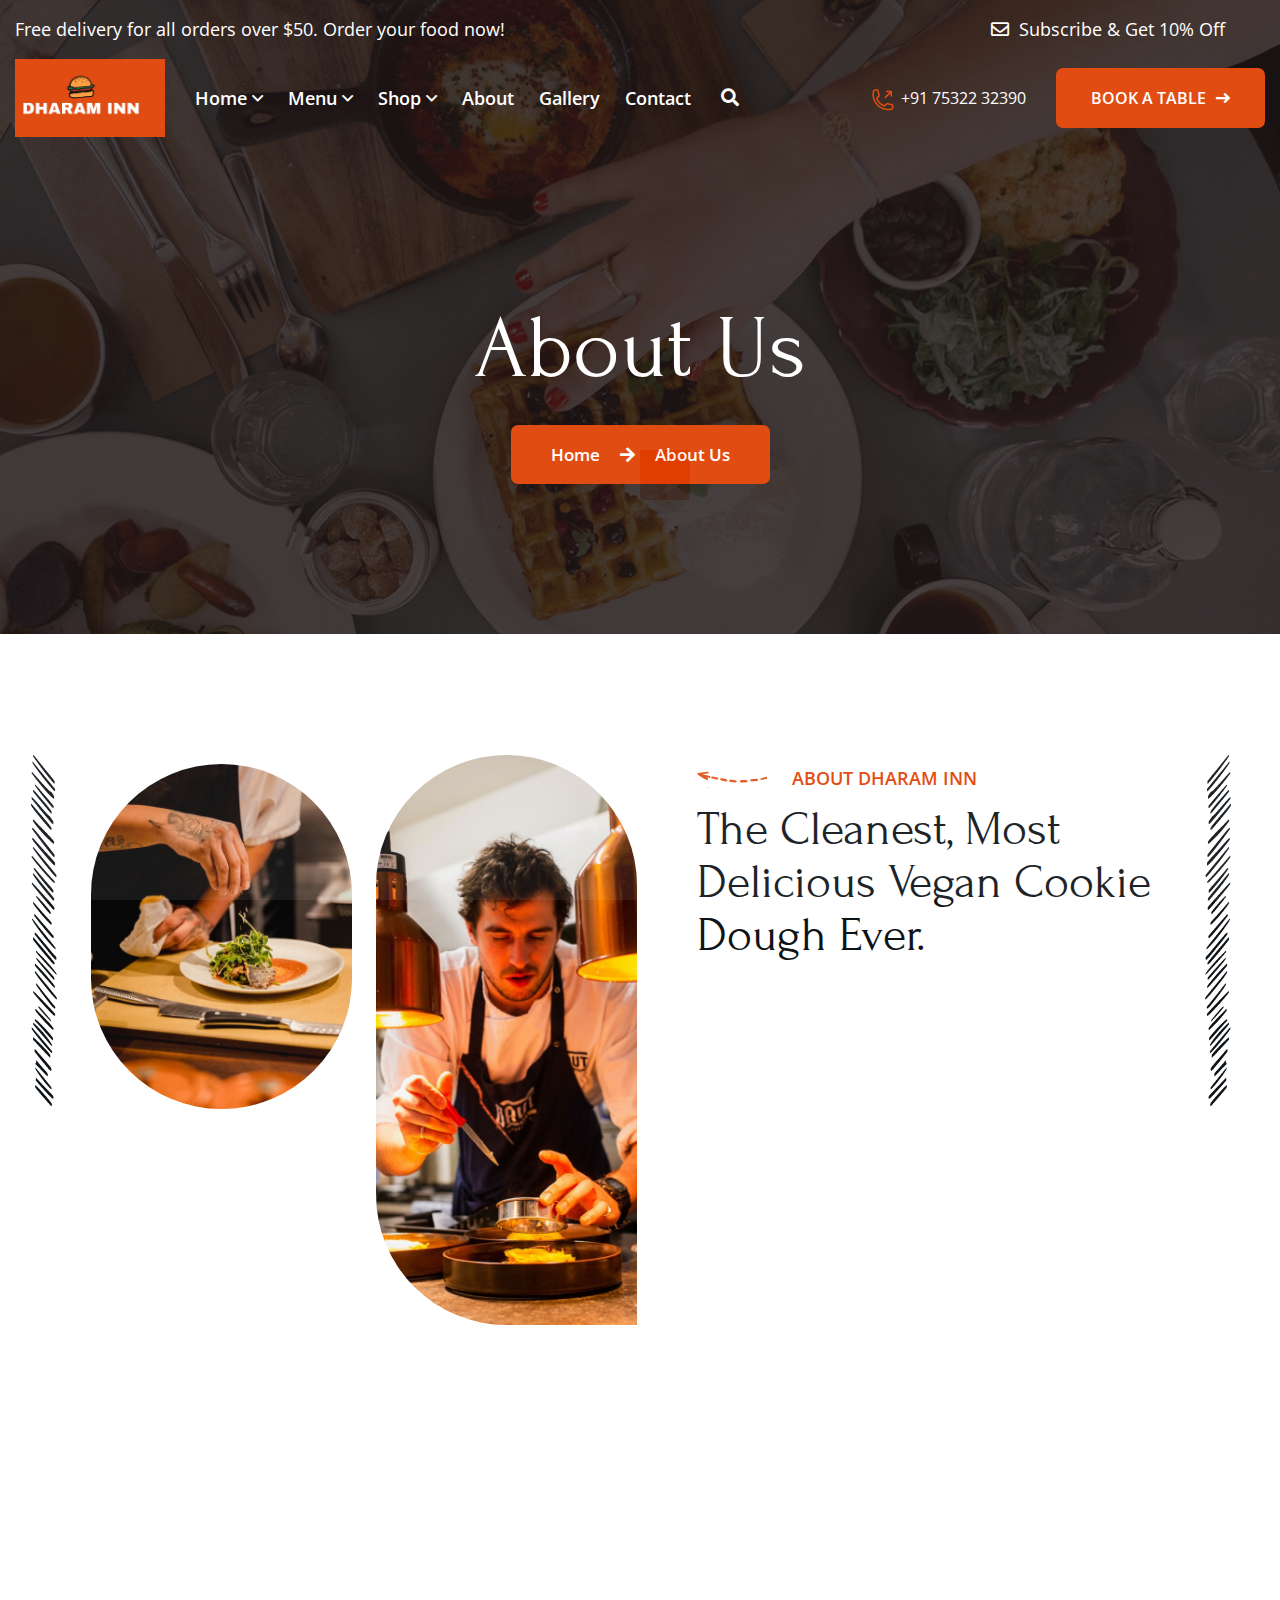
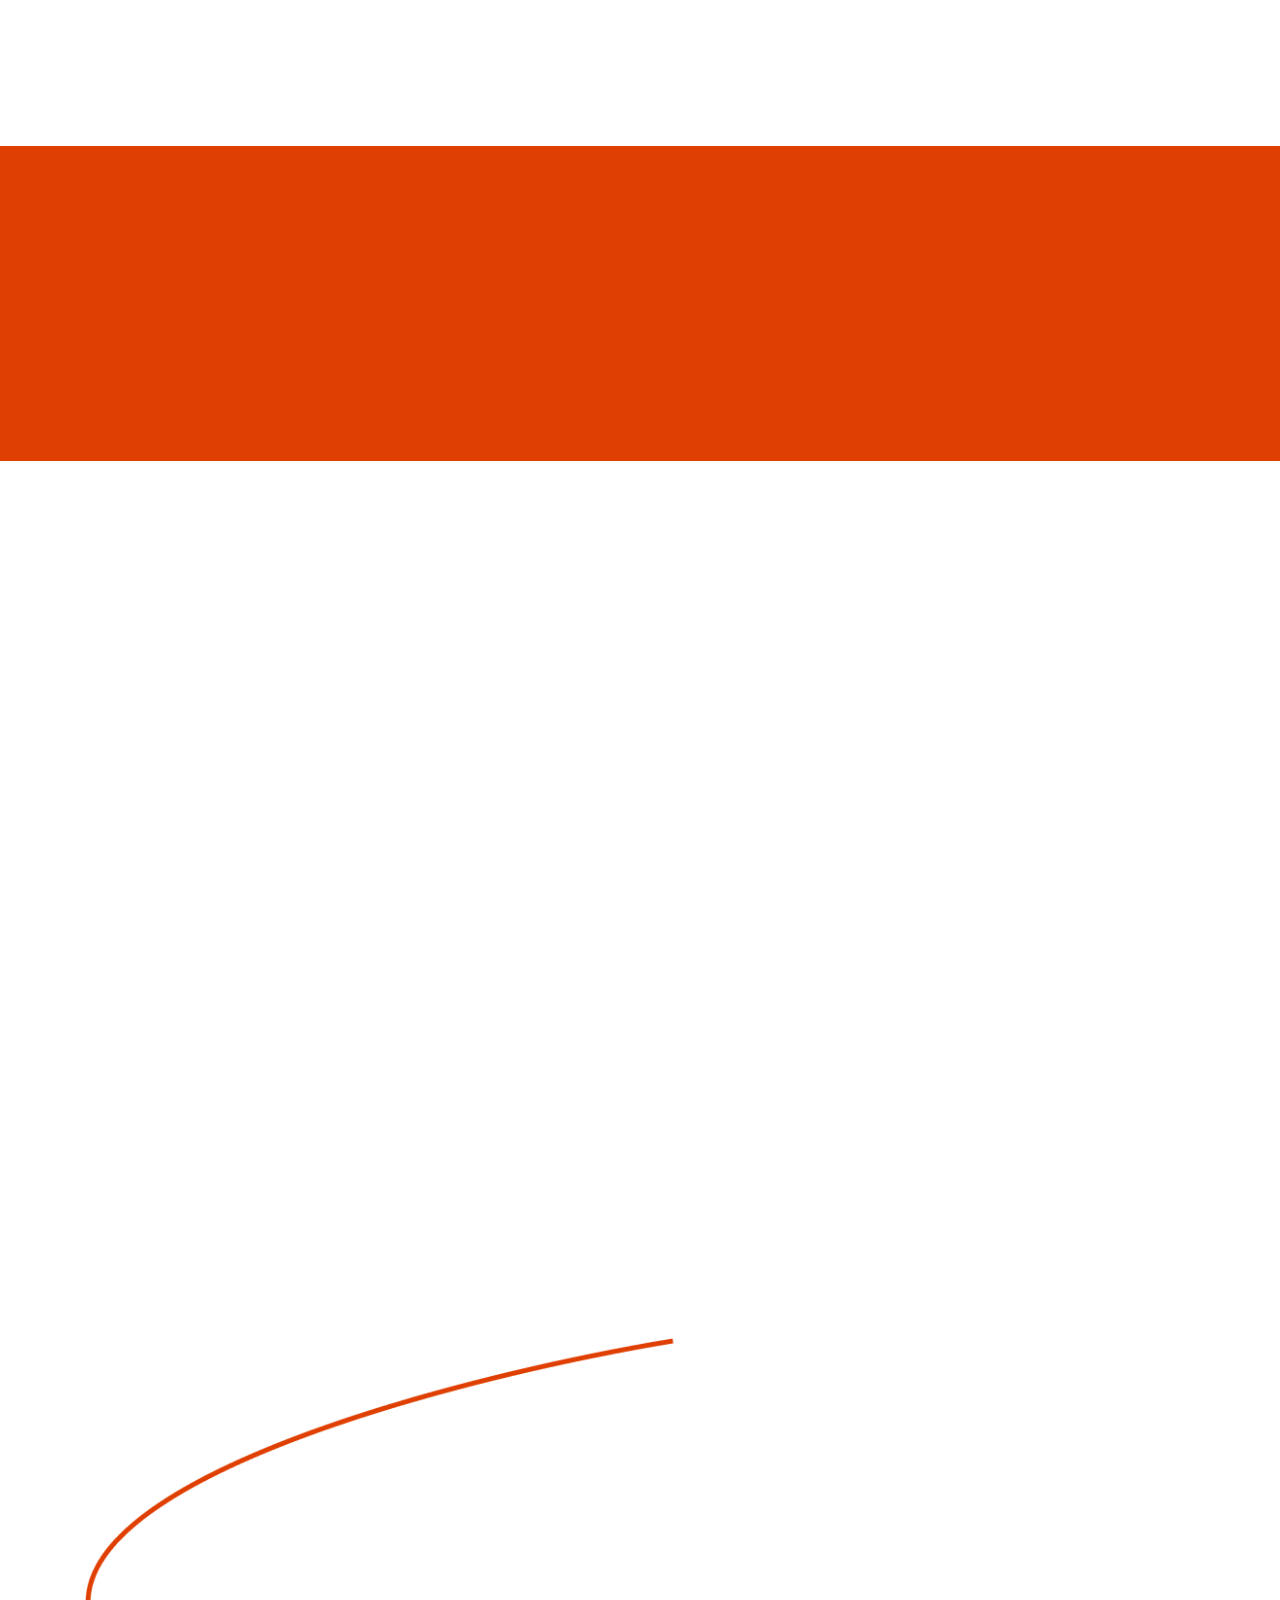
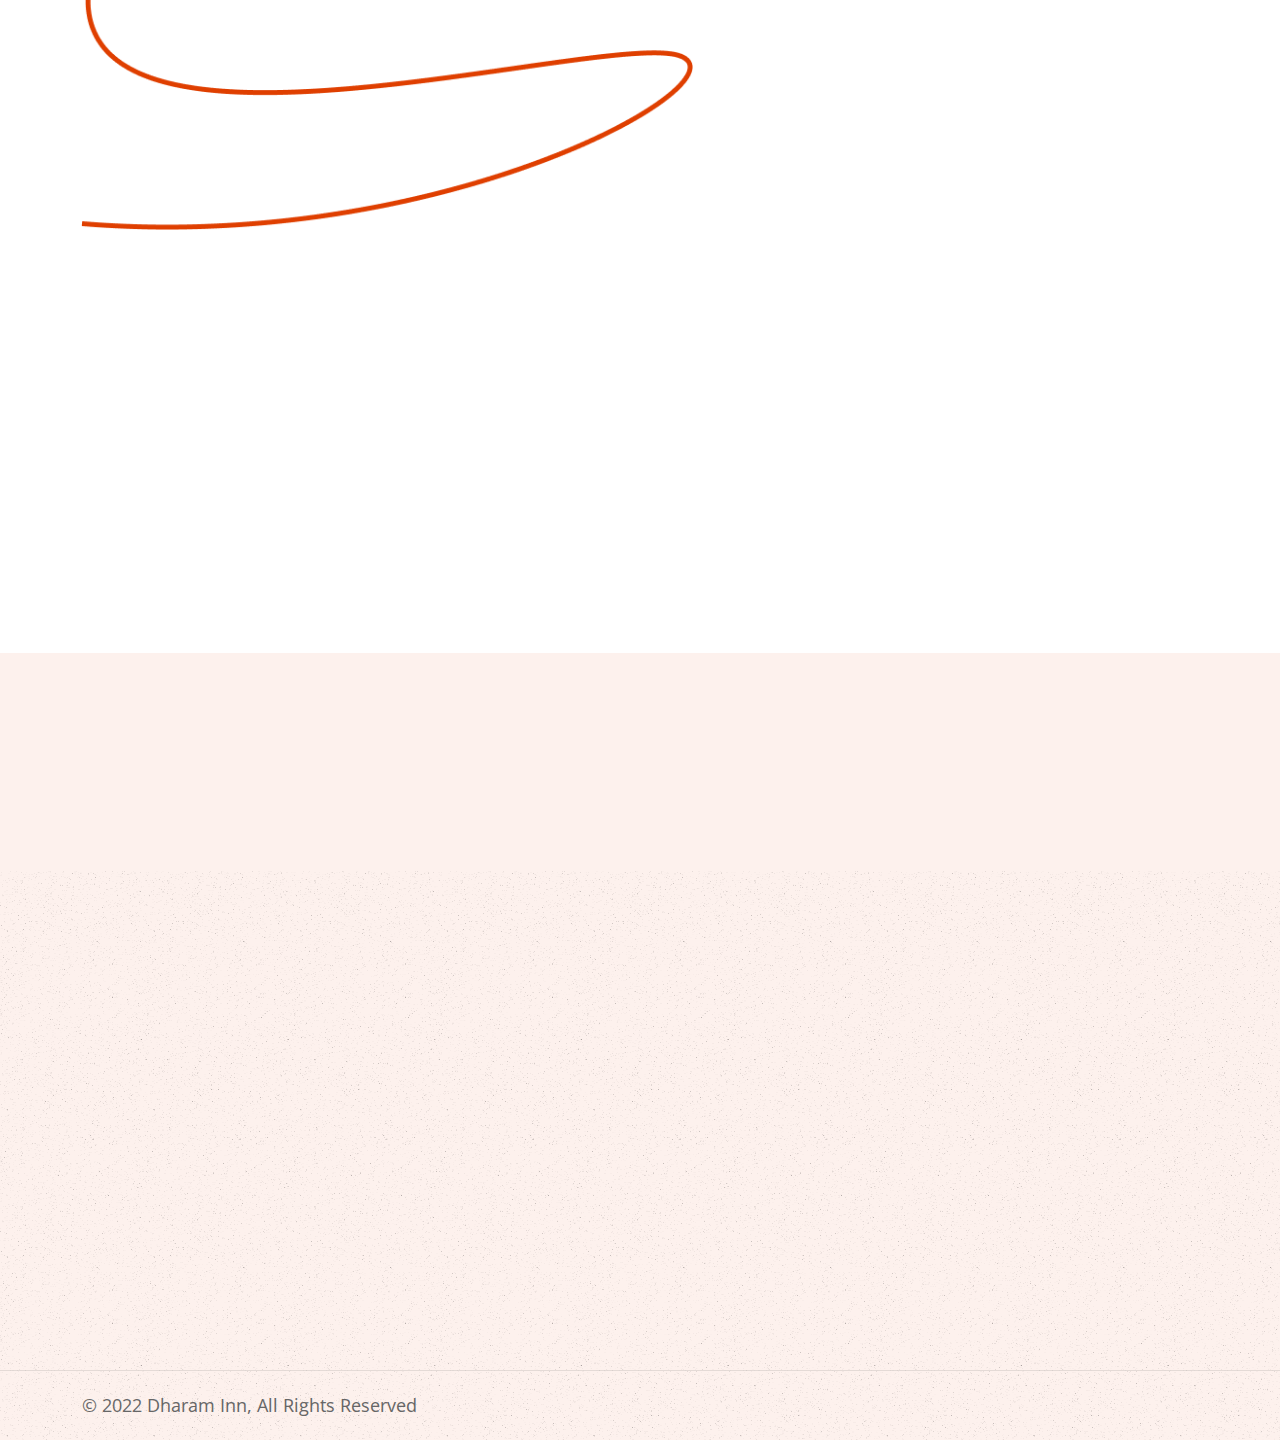
<file: about.html>
<!DOCTYPE html>
<html lang="zxx">

<head>
    <!--====== Required meta tags ======-->
    <meta charset="utf-8">
    <meta http-equiv="x-ua-compatible" content="ie=edge">
    <meta name="description" content="">
    <meta name="viewport" content="width=device-width, initial-scale=1, shrink-to-fit=no">
    <!--====== Title ======-->
    <title>DharamInn - Restaurant</title>
    <!--====== Favicon Icon ======-->
    <link rel="shortcut icon" href="assets/images/favicon.ico" type="image/png">
    <!--====== Flaticon css ======-->
    <link rel="stylesheet" href="assets/fonts/flaticon/flaticon.css">
    <!--====== FontAwesome css ======-->
    <link rel="stylesheet" href="assets/fonts/fontawesome/css/all.min.css">
    <!--====== Bootstrap css ======-->
    <link rel="stylesheet" href="assets/vendor/bootstrap/css/bootstrap.min.css">
    <!--====== magnific-popup css ======-->
    <link rel="stylesheet" href="assets/vendor/magnific-popup/dist/magnific-popup.css">
    <!--====== Slick-popup css ======-->
    <link rel="stylesheet" href="assets/vendor/slick/slick.css">
    <!--====== Jquery UI css ======-->
    <link rel="stylesheet" href="assets/vendor/jquery-ui/jquery-ui.min.css">
    <!--====== Nice Select css ======-->
    <link rel="stylesheet" href="assets/vendor/nice-select/css/nice-select.css">
    <!--====== Animate css ======-->
    <link rel="stylesheet" href="assets/vendor/animate.css">
    <!--====== Default css ======-->
    <link rel="stylesheet" href="assets/css/default.css">
    <!--====== Style css ======-->
    <link rel="stylesheet" href="assets/css/style.css">
</head>

<body>
    <!--====== Start Preloader ======-->
    <div class="preloader">
        <div class="loader">
            <div class="pre-shadow"></div>
            <div class="pre-box"></div>
        </div>
    </div><!--====== End Preloader ======-->
    <!--====== Search From ======-->
    <div class="modal fade search-modal" id="search-modal">
        <div class="modal-dialog modal-dialog-centered">
            <div class="modal-content">
                <form>
                    <div class="form_group">
                        <input type="text" class="form_control" placeholder="Search here" name="search">
                        <label><i class="fa fa-search"></i></label>
                    </div>
                </form>
            </div>
        </div>
    </div><!--====== Search From ======-->
    <!--====== Start Header ======-->
    <header class="header-area page-header transparent-header">
        <div class="top-bar text-white">
            <div class="container-fluid">
                <div class="row">
                    <div class="col-lg-7">
                        <div class="top-left">
                            <span class="text">Free delivery for all orders over $50. Order your food now!</span>
                        </div>
                    </div>
                    <div class="col-lg-5">
                        <div class="top-right d-flex align-items-center justify-content-lg-end">
                            <span class="text"><i class="far fa-envelope"></i>Subscribe & Get 10% Off</span>
                            <!-- <ul class="social-link">
                                    <li><a href="#"><i class="fab fa-facebook-f"></i></a></li>
                                    <li><a href="#"><i class="fab fa-twitter"></i></a></li>
                                    <li><a href="#"><i class="fab fa-youtube"></i></a></li>
                                    <li><a href="#"><i class="fab fa-instagram"></i></a></li>
                                </ul> -->
                        </div>
                    </div>
                </div>
            </div>
        </div>
        <!--=== Header Navigation ===-->
        <div class="header-navigation navigation-two navigation-white">
            <div class="nav-overlay"></div>
            <div class="container-fluid">
                <!--=== Primary Menu ===-->
                <div class="primary-menu">
                    <!--=== Site Branding ===-->
                    <div class="site-branding">
                        <a href="index.html" class="brand-logo"><img src="assets/images/logo/logo2.png"
                                alt="Site Logo"></a>
                    </div>
                    <!--=== Nav Inner Menu ===-->
                    <div class="nav-inner-menu">
                        <div class="nav-menu">
                            <!--=== Mobile Logo ===-->
                            <div class="mobile-logo mb-30 d-block d-xl-none text-center">
                                <a href="index.html" class="brand-logo"><img src="assets/images/logo/logo.png"
                                        alt="Site Logo"></a>
                            </div>
                            <!--=== Main Menu ===-->
                            <nav class="main-menu">
                                <ul>
                                    <li class="menu-item has-children"><a href="#" class="active">Home</a>
                                        <ul class="sub-menu">
                                            <li><a href="index.html">Home Restaurant</a></li>
                                            <!-- <li><a href="index-2.html">Home Fastfood</a></li> -->
                                            <!-- <li><a href="index-3.html">Home Seafood</a></li> -->
                                        </ul>
                                    </li>
                                    <li class="menu-item has-children"><a href="#">Menu</a>
                                        <ul class="sub-menu">
                                            <li><a href="menu-fastfood.html">Menu Fastfood</a></li>
                                            <!-- <li><a href="menu-seafood.html">Menu Seafood</a></li> -->
                                        </ul>
                                    </li>
                                    <li class="menu-item has-children"><a href="#">Shop</a>
                                        <ul class="sub-menu">
                                            <li><a href="products.html">Our Products</a></li>
                                            <!-- <li><a href="product-details.html">Product Details</a></li>
                                                        <li><a href="cart.html">Sopping Cart</a></li>
                                                        <li><a href="checkout.html">Checkout</a></li> -->
                                        </ul>
                                    </li>
                                    <!-- <li class="menu-item has-children"><a href="#">Blog</a>
                                                    <ul class="sub-menu">
                                                        <li><a href="blog-standard.html">Blog Standard</a></li>
                                                        <li><a href="blog-details.html">Blog Details</a></li>
                                                    </ul>
                                                </li> -->
                                    <li class="menu-item"><a href="about.html">About</a></li>
                                    <li class="menu-item"><a href="gallery.html">Gallery</a></li>
                                    <li><a href="contact.php">Contact</a></li>                            


                                </ul>
                            </nav>
                            <!--=== Nav Button ===-->
                            <div class="menu-button mt-40 d-xl-none">
                                <a href="contact.php" class="main-btn btn-red">Book a Table<i
                                        class="fas fa-long-arrow-right"></i></a>
                            </div>
                        </div>
                        <!--=== Nav right Item ===-->
                        <div class="nav-right-item d-flex align-items-center">
                            <div class="search-button">
                                <div class="search-btn" data-bs-toggle="modal" data-bs-target="#search-modal"><i
                                        class="fas fa-search"></i></div>
                            </div>
                            <div class="nav-call-button">
                                <span><img src="assets/images/call.png" alt="icon"><a
                                        href="tel:000(123)45689">+91 75322 32390</a></span>
                            </div>
                            <div class="menu-button d-xl-block d-none">
                                <a href="contact.php" class="main-btn btn-red">Book a Table<i
                                        class="fas fa-long-arrow-right"></i></a>
                            </div>
                            <div class="navbar-toggler">
                                <span></span>
                                <span></span>
                                <span></span>
                            </div>
                        </div>
                    </div>
                </div>
            </div>
        </div>
    </header><!--====== End Header ======-->
    <!--====== Start Breadcrumb Section ======-->
    <section class="page-banner light-red-bg p-r z-1 bg_cover"
        style="background-image: url(assets/images/bg/page-bg-1.jpg);">
        <div class="container">
            <div class="row justify-content-center">
                <div class="col-lg-10">
                    <div class="page-banner-content text-center wow fadeInDown">
                        <h1 class="page-title">About Us</h1>
                        <ul class="breadcrumb-link text-white">
                            <li><a href="index.html">Home</a></li>
                            <li class="active">About Us</li>
                        </ul>
                    </div>
                </div>
            </div>
        </div>
    </section><!--====== End Breadcrumb Section ======-->
    <!--=== Start About Section ===-->
    <section class="about-shape-section pt-130 pb-80 p-r z-1">
        <div class="shape shape-one"><span><img src="assets/images/about/shape-1.png" alt="shape"></span></div>
        <div class="shape shape-two"><span><img src="assets/images/about/shape-2.png" alt="shape"></span></div>
        <div class="container">
            <div class="row">
                <div class="col-lg-6">
                    <div class="about-three_image-box text-lg-end mb-20">
                        <div class="row align-items-center">
                            <div class="col-md-6">
                                <img src="assets/images/about/image-7.jpg" class="about-img-one mb-30 wow fadeInUp"
                                    alt="About Image">
                                <img src="assets/images/about/image-8.jpg" class="about-img-two mb-30 wow fadeInDown"
                                    alt="About Image">
                            </div>
                            <div class="col-md-6">
                                <img src="assets/images/about/image-9.jpg" class="about-img-three mb-30 wow fadeInRight"
                                    alt="About Image">
                            </div>
                        </div>
                    </div>
                </div>
                <div class="col-lg-6">
                    <div class="about-three_content-box content-box-gap pl-lg-45 mb-50">
                        <div class="section-title section-title-left mb-30 wow fadeInUp">
                            <span class="sub-title">About Dharam Inn</span>
                            <h2>The Cleanest, Most Delicious Vegan Cookie Dough Ever.</h2>
                        </div>
                        <p class="wow fadeInDown">Dharam Inn Restaurant is located in Morena, Madhya Pradesh. This
                            restaurant has mainly Italic foods with different varieties and the prices are even very
                            affordable for every common man. This restaurant got more appreciation from their customers
                            because of the good services they got from our chef. I believe that you will not be
                            disappointed with our services, you come and taste our yummy Italian foods. </p>
                        <div class="row">
                            <div class="col-md-6">
                                <div class="fancy-icon-box mb-50 wow fadeInUp">
                                    <div class="icon">
                                        <i class="flaticon-food-serving"></i>
                                    </div>
                                    <div class="text">
                                        <h5>Various Popular Testy
                                            Foods Menu</h5>
                                    </div>
                                </div>
                            </div>
                            <div class="col-md-6">
                                <div class="fancy-icon-box mb-50 wow fadeInUp">
                                    <div class="icon">
                                        <i class="flaticon-discuss"></i>
                                    </div>
                                    <div class="text">
                                        <h5>1000+ Satisfied Our Customers</h5>
                                    </div>
                                </div>
                            </div>
                            <div class="col-md-6">
                                <div class="fancy-icon-box mb-50 wow fadeInUp">
                                    <div class="icon">
                                        <i class="flaticon-certificate"></i>
                                    </div>
                                    <div class="text">
                                        <h5>We’ve 12+ Years Of Experience</h5>
                                    </div>
                                </div>
                            </div>
                            <div class="col-md-6">
                                <div class="fancy-icon-box mb-50 wow fadeInUp">
                                    <div class="icon">
                                        <i class="flaticon-smartphone"></i>
                                    </div>
                                    <div class="text">
                                        <h5>432+ Foods Iteams
                                            Online Orders</h5>
                                    </div>
                                </div>
                            </div>
                        </div>
                        <div class="about-button wow fadeInUp">
                            <a href="contact.php" class="main-btn btn-red">Contact us to know more<i
                                    class="far fa-arrow-right"></i></a>
                            <a href="tel:000(123)45689" class="call-button">
                                <div class="icon">
                                    <i class="fas fa-headset"></i>
                                </div>
                                <div class="text">
                                    <span>Call For Order</span>
                                    <h5>+91 75322 32390</h5>
                                </div>
                            </a>
                        </div>
                    </div>
                </div>
            </div>
        </div>
    </section><!--=== End About Section ===-->
    <!--=== Start Fact Section ===-->
    <section class="fact-section dark-red-bg pt-75 pb-35">
        <div class="container">
            <div class="row">
                <div class="col-lg-3 col-md-6 col-sm-12">
                    <div class="single-counter-item text-white mb-40 d-flex wow fadeInUp justify-content-center">
                        <div class="counter-inner-item">
                            <div class="icon">
                                <i class="flaticon-retention"></i>
                            </div>
                            <div class="text">
                                <h2 class="number"><span class="count">6834</span>+</h2>
                                <p>Happy Customers</p>
                            </div>
                        </div>
                    </div>
                </div>
                <div class="col-lg-3 col-md-6 col-sm-12">
                    <div class="single-counter-item text-white mb-40 d-flex wow fadeInUp justify-content-center">
                        <div class="counter-inner-item">
                            <div class="icon">
                                <i class="flaticon-chef"></i>
                            </div>
                            <div class="text">
                                <h2 class="number"><span class="count">30</span>+</h2>
                                <p>Passionate Chef’s</p>
                            </div>
                        </div>
                    </div>
                </div>
                <div class="col-lg-3 col-md-6 col-sm-12">
                    <div class="single-counter-item text-white mb-40 d-flex wow fadeInUp justify-content-center">
                        <div class="counter-inner-item">
                            <div class="icon">
                                <i class="flaticon-romantic-dinner"></i>
                            </div>
                            <div class="text">
                                <h2 class="number"><span class="count">264</span>+</h2>
                                <p>Favorite Dishes</p>
                            </div>
                        </div>
                    </div>
                </div>
                <div class="col-lg-3 col-md-6 col-sm-12">
                    <div class="single-counter-item text-white mb-40 d-flex wow fadeInUp justify-content-center">
                        <div class="counter-inner-item">
                            <div class="icon">
                                <i class="flaticon-costumer"></i>
                            </div>
                            <div class="text">
                                <h2 class="number"><span class="count">638</span>+</h2>
                                <p>Customer Rating</p>
                            </div>
                        </div>
                    </div>
                </div>
            </div>
        </div>
    </section><!--=== End Fact Section ===-->
    <!--=== Start Why_choose Section ===-->
    <section class="why-choose-us pt-130 pb-100">
        <div class="container">
            <div class="row align-items-center">
                <div class="col-xl-6 col-lg-12">
                    <div class="choose-content-box content-box-gap mb-30 wow fadeInLeft">
                        <div class="section-title section-title-left mb-20">
                            <span class="sub-title">Why Choos us</span>
                            <h2>We’re Awards Winning Restaurant. 12+ Years Of Experience In Restaurant Services</h2>
                        </div>
                        <!-- <p>Sed ut perspiciatis unde omnis iste natus sit voluptatem accusantium doloremque laudantium
                            totam rem aperiam eaque ipsa quae ab illo inventore veritatis</p> -->
                        <ul class="check-style-one mb-35">
                            <li>Best Way to Serve Our Foods</li>
                            <li>Low Cost & Onlie Orders</li>
                        </ul>
                        <a href="products.html" target="_blank" class="main-btn btn-red">learn more<i class="far fa-arrow-right"></i></a>
                    </div>
                </div>
                <div class="col-xl-6 col-lg-12">
                    <div class="choose-item-list">
                        <div class="row">
                            <div class="col-md-6">
                                <div class="fancy-features-item mb-30 wow fadeInUp">
                                    <div class="icon">
                                        <i class="flaticon-pizza-slice-1"></i>
                                    </div>
                                    <div class="text">
                                        <h3 class="title">Fastfoods</h3>
                                        <!-- <p>Sit amet consecte adisce
                                            epsum nisi commos</p> -->
                                        <!-- <a href="about.html" class="btn-link">Read more</a> -->
                                    </div>
                                </div>
                            </div>
                            <div class="col-md-6">
                                <div class="fancy-features-item mb-30 wow fadeInUp">
                                    <div class="icon">
                                        <i class="flaticon-chef-1"></i>
                                    </div>
                                    <div class="text">
                                        <h3 class="title">Experience Chefs</h3>
                                        <!-- <p>Sit amet consecte adisce
                                            epsum nisi commos</p> -->
                                        <!-- <a href="about.html" class="btn-link">Read more</a> -->
                                    </div>
                                </div>
                            </div>
                            <div class="col-md-6">
                                <div class="fancy-features-item mb-30 wow fadeInUp">
                                    <div class="icon">
                                        <i class="flaticon-delivery-man"></i>
                                    </div>
                                    <div class="text">
                                        <h3 class="title">Online Delivery</h3>
                                        <!-- <p>Sit amet consecte adisce
                                            epsum nisi commos</p> -->
                                        <!-- <a href="about.html" class="btn-link">Read more</a> -->
                                    </div>
                                </div>
                            </div>
                            <div class="col-md-6">
                                <div class="fancy-features-item mb-30 wow fadeInUp">
                                    <div class="icon">
                                        <i class="flaticon-food-serving"></i>
                                    </div>
                                    <div class="text">
                                        <h3 class="title">Fine Dining</h3>
                                        <!-- <p>Sit amet consecte adisce
                                            epsum nisi commos</p> -->
                                        <!-- <a href="about.html" class="btn-link">Read more</a> -->
                                    </div>
                                </div>
                            </div>
                        </div>
                    </div>
                </div>
            </div>
        </div>
    </section><!--=== End Why_choose Section ===-->
    <!--=== Start Team Section ===-->
    <!-- <section class="team-section light-red-bg p-r z-1 pt-120 pb-100">
            <div class="dot-bg bg_cover" style="background-image: url(assets/images/bg/dot-bg.png);"></div>
            <div class="container">
                <div class="row justify-content-center">
                    <div class="col-xl-5 col-lg-10">
                        <div class="section-title text-center mb-50 wow fadeInDown">
                            <span class="sub-title">Best food menu</span>
                            <h2>Meet Our Experience
                                & Master Chefs</h2>
                        </div>
                    </div>
                </div>
                <div class="row justify-content-center">
                    <div class="col-xl-3 col-lg-4 col-md-6 col-sm-6">
                        <div class="single-team-item mb-30 wow fadeInUp">
                            <div class="chef-img">
                                <img src="assets/images/team/chef-7.jpg" alt="Chef Image">
                                <div class="chef-overlay"></div>
                                <div class="hover-content">
                                    <h3 class="title">Jimmie K. Cryer</h3>
                                    <p class="position">Senior Chef</p>
                                </div>
                            </div>
                        </div>
                    </div>
                    <div class="col-xl-3 col-lg-4 col-md-6 col-sm-6">
                        <div class="single-team-item mb-30 wow fadeInUp">
                            <div class="chef-img">
                                <img src="assets/images/team/chef-8.jpg" alt="Chef Image">
                                <div class="chef-overlay"></div>
                                <div class="hover-content">
                                    <h3 class="title">Jimmie K. Cryer</h3>
                                    <p class="position">Senior Chef</p>
                                </div>
                            </div>
                        </div>
                    </div>
                    <div class="col-xl-3 col-lg-4 col-md-6 col-sm-6">
                        <div class="single-team-item mb-30 wow fadeInUp">
                            <div class="chef-img">
                                <img src="assets/images/team/chef-9.jpg" alt="Chef Image">
                                <div class="chef-overlay"></div>
                                <div class="hover-content">
                                    <h3 class="title">Jimmie K. Cryer</h3>
                                    <p class="position">Senior Chef</p>
                                </div>
                            </div>
                        </div>
                    </div>
                    <div class="col-xl-3 col-lg-4 col-md-6 col-sm-6">
                        <div class="single-team-item mb-30 wow fadeInUp">
                            <div class="chef-img">
                                <img src="assets/images/team/chef-10.jpg" alt="Chef Image">
                                <div class="chef-overlay"></div>
                                <div class="hover-content">
                                    <h3 class="title">Jimmie K. Cryer</h3>
                                    <p class="position">Senior Chef</p>
                                </div>
                            </div>
                        </div>
                    </div>
                </div>
                <div class="row">
                    <div class="col-lg-12">
                        <div class="team-button mt-30 text-center wow fadeInUp">
                            <a href="chefs.html" class="main-btn btn-red">become a chef<i class="far fa-arrow-right"></i></a>
                        </div>
                    </div>
                </div>
            </div>
        </section> -->
    <!--=== End Team Section ===-->
    <!--=== Start Video Section ===-->
    <section class="video-line-section pt-130 pb-80 p-r z-1">
        <div class="line-shape line-shape-one"><span><img src="assets/images/shape/line-1.png" alt="Shape"></span></div>
        <div class="container">
            <div class="row align-items-center">
                <div class="col-lg-7">
                    <!--=== Video Image Box ===-->
                    <div class="video-one_image-box mb-50 p-r z-1 wow fadeInLeft">
                        <img src="assets/images/gallery/video-1.jpg" alt="Video Image">
                        <div class="image-overlay"></div>
                        <div class="play-content-box">
                            <a href="assets/images/madefood.mp4" class="video-popup"><i
                                    class="fas fa-play"></i></a>
                        </div>
                    </div>
                </div>
                <div class="col-lg-5">
                    <!--=== Video Content Box ===-->
                    <div class="video-content-box content-box-gap pl-lg-40 mb-50 wow fadeInRight">
                        <div class="section-title section-title-left">
                            <span class="sub-title">Contact us for more information</span>
                            <h2>How Can We Made Foods For Customers</h2>
                        </div>
                        <hr>
                        <p>1. We Design your menu with an eye toward getting food to customers quickly. Evaluate the
                            time it takes to produce each menu item before adding it to your menu.
                            <hr>
                            2. We prepare as many ingredients as possible ahead of time.
                            <hr>
                            3. We make sure have enough personnel in the kitchen to handle volume at busy times.
                        </p>
                        <hr>
                        <ul class="check-style-one mb-30">
                            <li>Best Way to Serve Our Foods</li>
                            <li>Low Cost & Onlie Orders</li>
                        </ul>
                        <a href="contact.php" class="main-btn btn-black">watch more<i class="far fa-arrow-right"></i></a>
                    </div>
                </div>
            </div>
        </div>
    </section><!--=== End Video Section ===-->
    <!--=== Start Team Section ===-->
    <!-- <section class="testimonial-section-three pb-130">
        <div class="container">
            <div class="row align-items-end">
                <div class="col-md-8">
                    <div class="section-title section-title-left mb-50 wow fadeInLeft">
                        <span class="sub-title">Foods reviews</span>
                        <h2>Global Customer Feedback</h2>
                    </div>
                </div>
                <div class="col-md-4">
                    <div class="testimonial-arrows wow fadeInRight mb-60"></div>
                </div>
            </div>
            <div class="testimonial-slider-three wow fadeInUp">
                <div class="single-testimonial-three">
                    <div class="testimonial-inner-content">
                        <div class="rating-quote-box d-flex align-items-center justify-content-between">
                            <div class="ratings-box">
                                <ul class="ratings">
                                    <li><i class="fas fa-star"></i></li>
                                    <li><i class="fas fa-star"></i></li>
                                    <li><i class="fas fa-star"></i></li>
                                    <li><i class="fas fa-star"></i></li>
                                    <li><i class="fas fa-star"></i></li>
                                </ul>
                            </div>
                            <div class="quote">
                                <i class="flaticon-right-quote"></i>
                            </div>
                        </div>
                        <h3>“Yamee Foods”</h3>
                        <p>Sed ut perspiciatis unde omiste natus error sit volupt accusantium
                            doloremque laudantium totam rem aperiam, eaque ipsa quae ab
                            inventore veritatis et quase </p>
                        <div class="author-title-thumb">
                            <div class="author-thumb">
                                <img src="assets/images/testimonial/author-thumb-2.jpg" alt="Author Thumb">
                            </div>
                            <div class="author-title">
                                <h3 class="title">Hubert J. Johnson</h3>
                                <p class="position">CEO & Founder</p>
                            </div>
                        </div>
                    </div>
                </div>
                <div class="single-testimonial-three">
                    <div class="testimonial-inner-content">
                        <div class="rating-quote-box d-flex align-items-center justify-content-between">
                            <div class="ratings-box">
                                <ul class="ratings">
                                    <li><i class="fas fa-star"></i></li>
                                    <li><i class="fas fa-star"></i></li>
                                    <li><i class="fas fa-star"></i></li>
                                    <li><i class="fas fa-star"></i></li>
                                    <li><i class="fas fa-star"></i></li>
                                </ul>
                            </div>
                            <div class="quote">
                                <i class="flaticon-right-quote"></i>
                            </div>
                        </div>
                        <h3>“Mind blowing”</h3>
                        <p>Sed ut perspiciatis unde omiste natus error sit volupt accusantium
                            doloremque laudantium totam rem aperiam, eaque ipsa quae ab
                            inventore veritatis et quase </p>
                        <div class="author-title-thumb">
                            <div class="author-thumb">
                                <img src="assets/images/testimonial/author-thumb-3.jpg" alt="Author Thumb">
                            </div>
                            <div class="author-title">
                                <h3 class="title">Dwayne S. Gilfillan</h3>
                                <p class="position">Junior Manager</p>
                            </div>
                        </div>
                    </div>
                </div>
                <div class="single-testimonial-three">
                    <div class="testimonial-inner-content">
                        <div class="rating-quote-box d-flex align-items-center justify-content-between">
                            <div class="ratings-box">
                                <ul class="ratings">
                                    <li><i class="fas fa-star"></i></li>
                                    <li><i class="fas fa-star"></i></li>
                                    <li><i class="fas fa-star"></i></li>
                                    <li><i class="fas fa-star"></i></li>
                                    <li><i class="fas fa-star"></i></li>
                                </ul>
                            </div>
                            <div class="quote">
                                <i class="flaticon-right-quote"></i>
                            </div>
                        </div>
                        <h3>“Delicious”</h3>
                        <p>Sed ut perspiciatis unde omiste natus error sit volupt accusantium
                            doloremque laudantium totam rem aperiam, eaque ipsa quae ab
                            inventore veritatis et quase </p>
                        <div class="author-title-thumb">
                            <div class="author-thumb">
                                <img src="assets/images/testimonial/author-thumb-4.jpg" alt="Author Thumb">
                            </div>
                            <div class="author-title">
                                <h3 class="title">Michael B. Jorgensen</h3>
                                <p class="position">Businessman</p>
                            </div>
                        </div>
                    </div>
                </div>
                <div class="single-testimonial-three">
                    <div class="testimonial-inner-content">
                        <div class="rating-quote-box d-flex align-items-center justify-content-between">
                            <div class="ratings-box">
                                <ul class="ratings">
                                    <li><i class="fas fa-star"></i></li>
                                    <li><i class="fas fa-star"></i></li>
                                    <li><i class="fas fa-star"></i></li>
                                    <li><i class="fas fa-star"></i></li>
                                    <li><i class="fas fa-star"></i></li>
                                </ul>
                            </div>
                            <div class="quote">
                                <i class="flaticon-right-quote"></i>
                            </div>
                        </div>
                        <h3>“Mind blowing”</h3>
                        <p>Sed ut perspiciatis unde omiste natus error sit volupt accusantium
                            doloremque laudantium totam rem aperiam, eaque ipsa quae ab
                            inventore veritatis et quase </p>
                        <div class="author-title-thumb">
                            <div class="author-thumb">
                                <img src="assets/images/testimonial/author-thumb-2.jpg" alt="Author Thumb">
                            </div>
                            <div class="author-title">
                                <h3 class="title">Brian A. Barnes</h3>
                                <p class="position">CEO & Founder</p>
                            </div>
                        </div>
                    </div>
                </div>
            </div>
        </div>
    </section> -->
    <!--=== End Team Section ===-->
    <!--====== Start Partners Section ======-->
    <section class="partners-section light-red-bg pt-60 pb-60">
        <div class="container">
            <!--=== Partners Slider ===-->
            <div class="partner-slider-one wow fadeInDown">
                <div class="single-partner-item">
                    <div class="partner-img">
                        <a href="#"><img src="assets/images/partners/partner-1.png" alt="Partner Image"></a>
                    </div>
                </div>
                <div class="single-partner-item">
                    <div class="partner-img">
                        <a href="#"><img src="assets/images/partners/partner-2.png" alt="Partner Image"></a>
                    </div>
                </div>
                <div class="single-partner-item">
                    <div class="partner-img">
                        <a href="#"><img src="assets/images/partners/partner-3.png" alt="Partner Image"></a>
                    </div>
                </div>
                <div class="single-partner-item">
                    <div class="partner-img">
                        <a href="#"><img src="assets/images/partners/partner-4.png" alt="Partner Image"></a>
                    </div>
                </div>
                <div class="single-partner-item">
                    <div class="partner-img">
                        <a href="#"><img src="assets/images/partners/partner-5.png" alt="Partner Image"></a>
                    </div>
                </div>
                <div class="single-partner-item">
                    <div class="partner-img">
                        <a href="#"><img src="assets/images/partners/partner-6.png" alt="Partner Image"></a>
                    </div>
                </div>
                <div class="single-partner-item">
                    <div class="partner-img">
                        <a href="#"><img src="assets/images/partners/partner-4.png" alt="Partner Image"></a>
                    </div>
                </div>
            </div>
        </div>
    </section><!--====== End Partners Section ======-->
    <!--=== Start Footer ===-->
    <footer class="footer-default light-red-bg p-r z-1 pt-80">
        <div class="dot-bg bg_cover" style="background-image: url(assets/images/bg/dot-bg.png);"></div>
        <!--=== Footer Widget Area ===-->
        <div class="footer-widget-area pb-10 pb-40">
            <div class="container">
                <div class="row">
                    <div class="col-lg-3 col-md-6">
                        <!--=== Footer Widget ===-->
                        <div class="footer-widget about-company-widget pr-lg-30 mb-40 wow fadeInUp">
                            <div class="footer-content">
                                <a href="index.html" class="footer-logo mb-30"><img src="assets/images/logo/logo3.png"
                                        alt="Brand Logo"></a>
                                <p>Hotel Dharam Inn is in Morena for 11 years and it's a well-developed restaurant. Our
                                    customers are always satisfied with our services.
                                </p>
                                <form>
                                    <div class="form_group">
                                        <label><i class="far fa-arrow-right"></i></label>
                                        <input type="email" class="form_control" placeholder="Email Address"
                                            name="email">
                                    </div>
                                </form>
                            </div>
                        </div>
                    </div>
                    <div class="col-lg-2 col-md-6">
                        <!--=== Footer Widget ===-->
                        <div class="footer-widget footer-nav-widget pl-lg-30 mb-40 wow fadeInDown">
                            <h4 class="widget-title">Quick Links</h4>
                            <div class="footer-nav-content">
                                <ul class="footer-nav">
                                    <li><a href="about.html">About Company</a></li>
                                    <li><a href="products.html">Home Shop</a></li>
                                    <li><a href="menu-fastfood.html">Our Menu</a></li>
                                    <li><a href="contact.php">Contact</a></li>
                                    <!-- <li><a href="#">Recipes</a></li> -->
                                </ul>
                            </div>
                        </div>
                    </div>
                    <div class="col-lg-4 col-md-6">
                        <!--=== Footer Widget ===-->
                        <div class="footer-widget footer-nav-widget-two pl-lg-70 mb-40 wow fadeInUp">
                            <h4 class="widget-title">Products</h4>
                            <div class="footer-nav-content">
                                <ul class="footer-nav">
                                    <li><a href="products.html">Vegetable Burger</a></li>
                                    <li><a href="products.html">Italian Pizza</a></li>
                                    <li><a href="products.html">Cheese</a></li>
                                    <li><a href="products.html">Salad Roll </a></li>
                                    <li><a href="products.html">Noodles</a></li>
                                </ul>
                                <ul class="footer-nav">
                                    <li><a href="products.html">Sandwich</a></li>
                                    <li><a href="products.html">Pasta</a></li>
                                    <li><a href="products.html">Bread</a></li>
                                    <li><a href="products.html">Soup</a></li>
                                    <li><a href="products.html">Biscotti</a></li>
                                </ul>
                            </div>
                        </div>
                    </div>
                    <div class="col-lg-3 col-md-6">
                        <!--=== Footer Widget ===-->
                        <div class="footer-widget contact-info-widget pl-lg-70 mb-40 wow fadeInDown">
                            <div class="contact-info-box mb-20">
                                <span class="title">Call for order:</span>
                                <h3><a href="tel:+125865892">+91 75322 32390</a></h3>
                                <!-- <p><a href="mailto:hello@example.com">hello@example.com</a></p> -->
                            </div>
                            <div class="contact-info-box mb-20">
                                <span class="title">Location :</span>
                                <p>Sindhi Colony, Jiwaji Ganj, Morena, Madhya Pradesh 476001</p>
                            </div>
                        </div>
                    </div>
                </div>
            </div>
        </div>
        <!--=== Copyright Area ===-->
        <div class="copyright-area border-top-1">
            <div class="container">
                <div class="row">
                    <div class="col-lg-6">
                        <!--=== Copyright Text ===-->
                        <div class="copyright-text">
                            <P>&copy; 2022 Dharam Inn, All Rights Reserved</P>
                        </div>
                    </div>
                    <div class="col-lg-6">
                        <!--=== Copyright Nav ===-->
                        <!-- <div class="copyright-nav float-lg-end">
                                <ul>
                                    <li><a href="#">Setting & Privacy</a></li>
                                    <li><a href="#">Faqs</a></li>
                                    <li><a href="#">Food Menu</a></li>
                                </ul>
                            </div> -->
                    </div>
                </div>
            </div>
        </div>
    </footer><!--=== End Footer ===-->
    <!--=== End Reservation Section ===-->
    <!--====== Back To Top  ======-->
    <a href="#" class="back-to-top"><i class="far fa-angle-up"></i></a>
    <!--====== Jquery js ======-->
    <script src="assets/vendor/jquery-3.6.0.min.js"></script>
    <!--====== Bootstrap js ======-->
    <script src="assets/vendor/popper/popper.min.js"></script>
    <!--====== Bootstrap js ======-->
    <script src="assets/vendor/bootstrap/js/bootstrap.min.js"></script>
    <!--====== Slick js ======-->
    <script src="assets/vendor/slick/slick.min.js"></script>
    <!--====== Magnific js ======-->
    <script src="assets/vendor/magnific-popup/dist/jquery.magnific-popup.min.js"></script>
    <!--====== Isotope js ======-->
    <script src="assets/vendor/isotope.min.js"></script>
    <!--====== Imagesloaded js ======-->
    <script src="assets/vendor/imagesloaded.min.js"></script>
    <!--====== Counterup js ======-->
    <script src="assets/vendor/jquery.counterup.min.js"></script>
    <!--====== Waypoints js ======-->
    <script src="assets/vendor/jquery.waypoints.js"></script>
    <!--====== Nice-select js ======-->
    <script src="assets/vendor/nice-select/js/jquery.nice-select.min.js"></script>
    <!--====== jquery UI js ======-->
    <script src="assets/vendor/jquery-ui/jquery-ui.min.js"></script>
    <!--====== WOW js ======-->
    <script src="assets/vendor/wow.min.js"></script>
    <!--====== Main js ======-->
    <script src="assets/js/theme.js"></script>
</body>

</html>
</file>
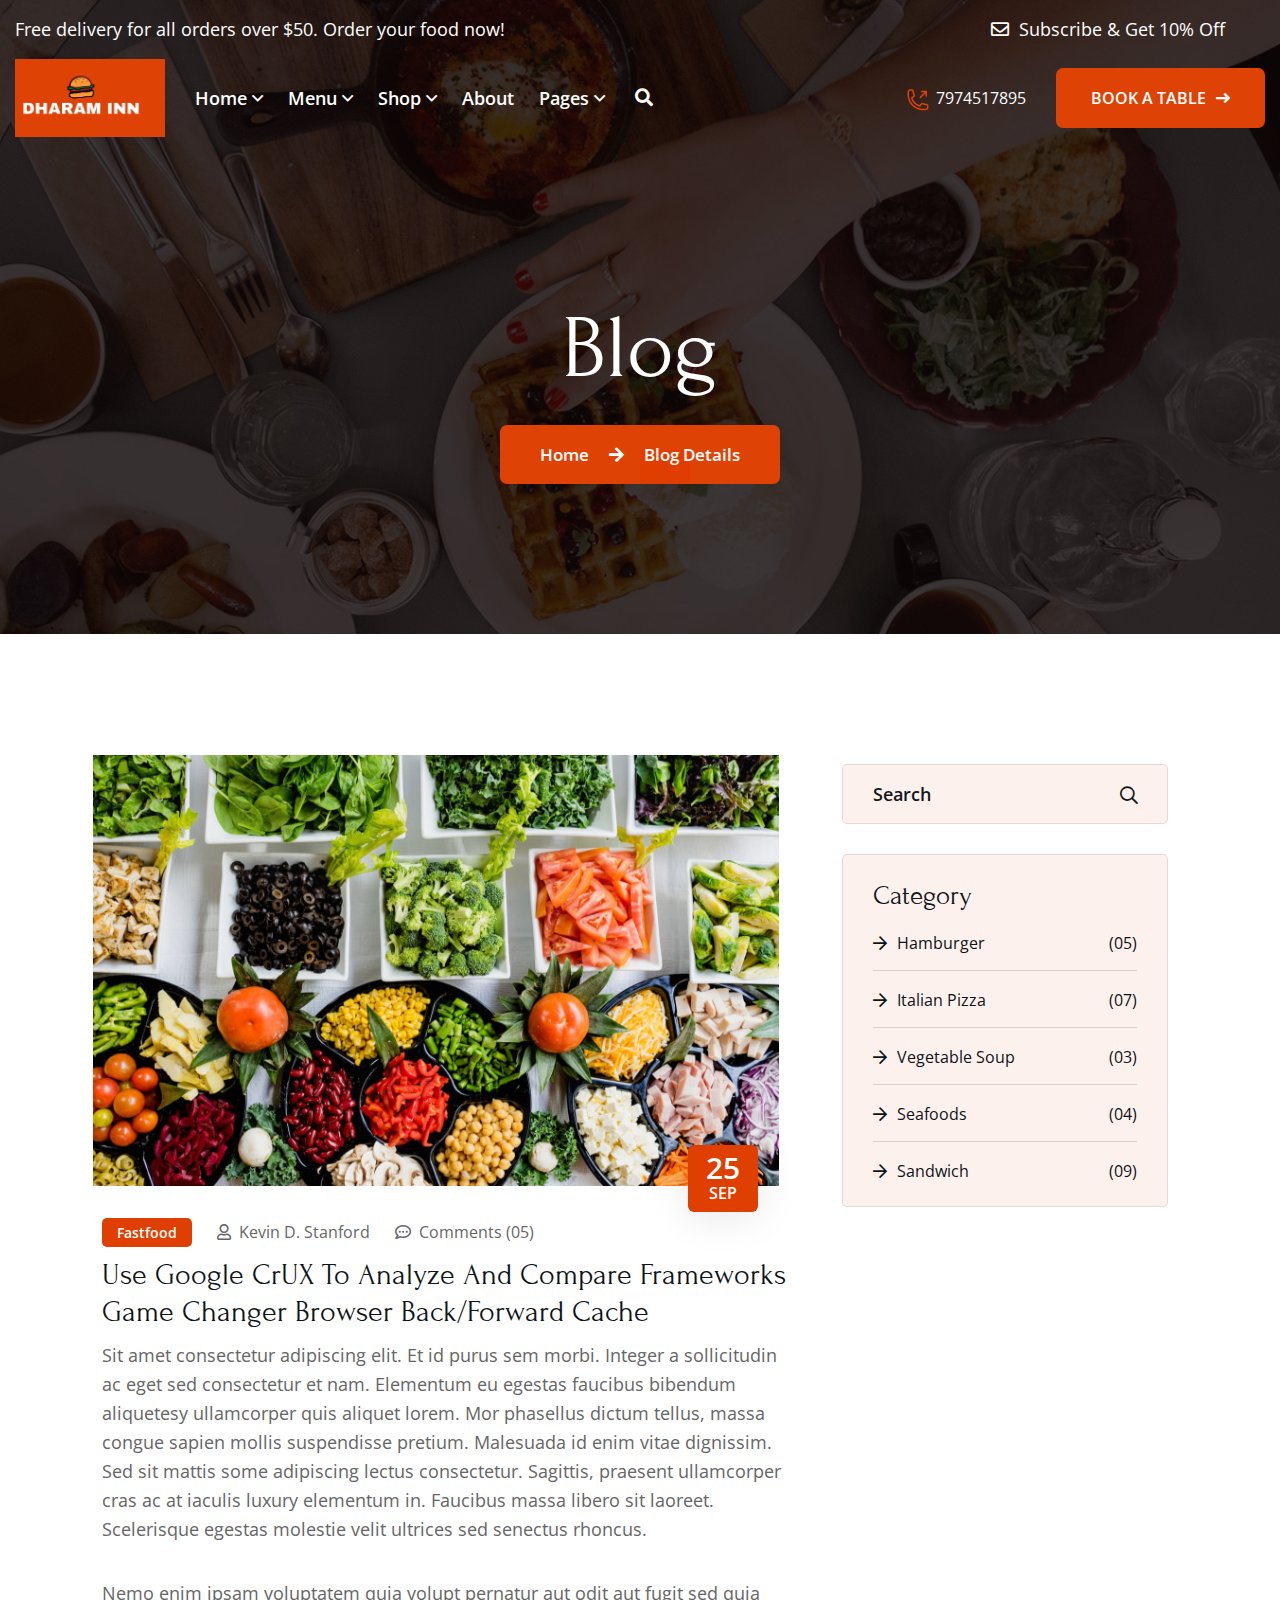
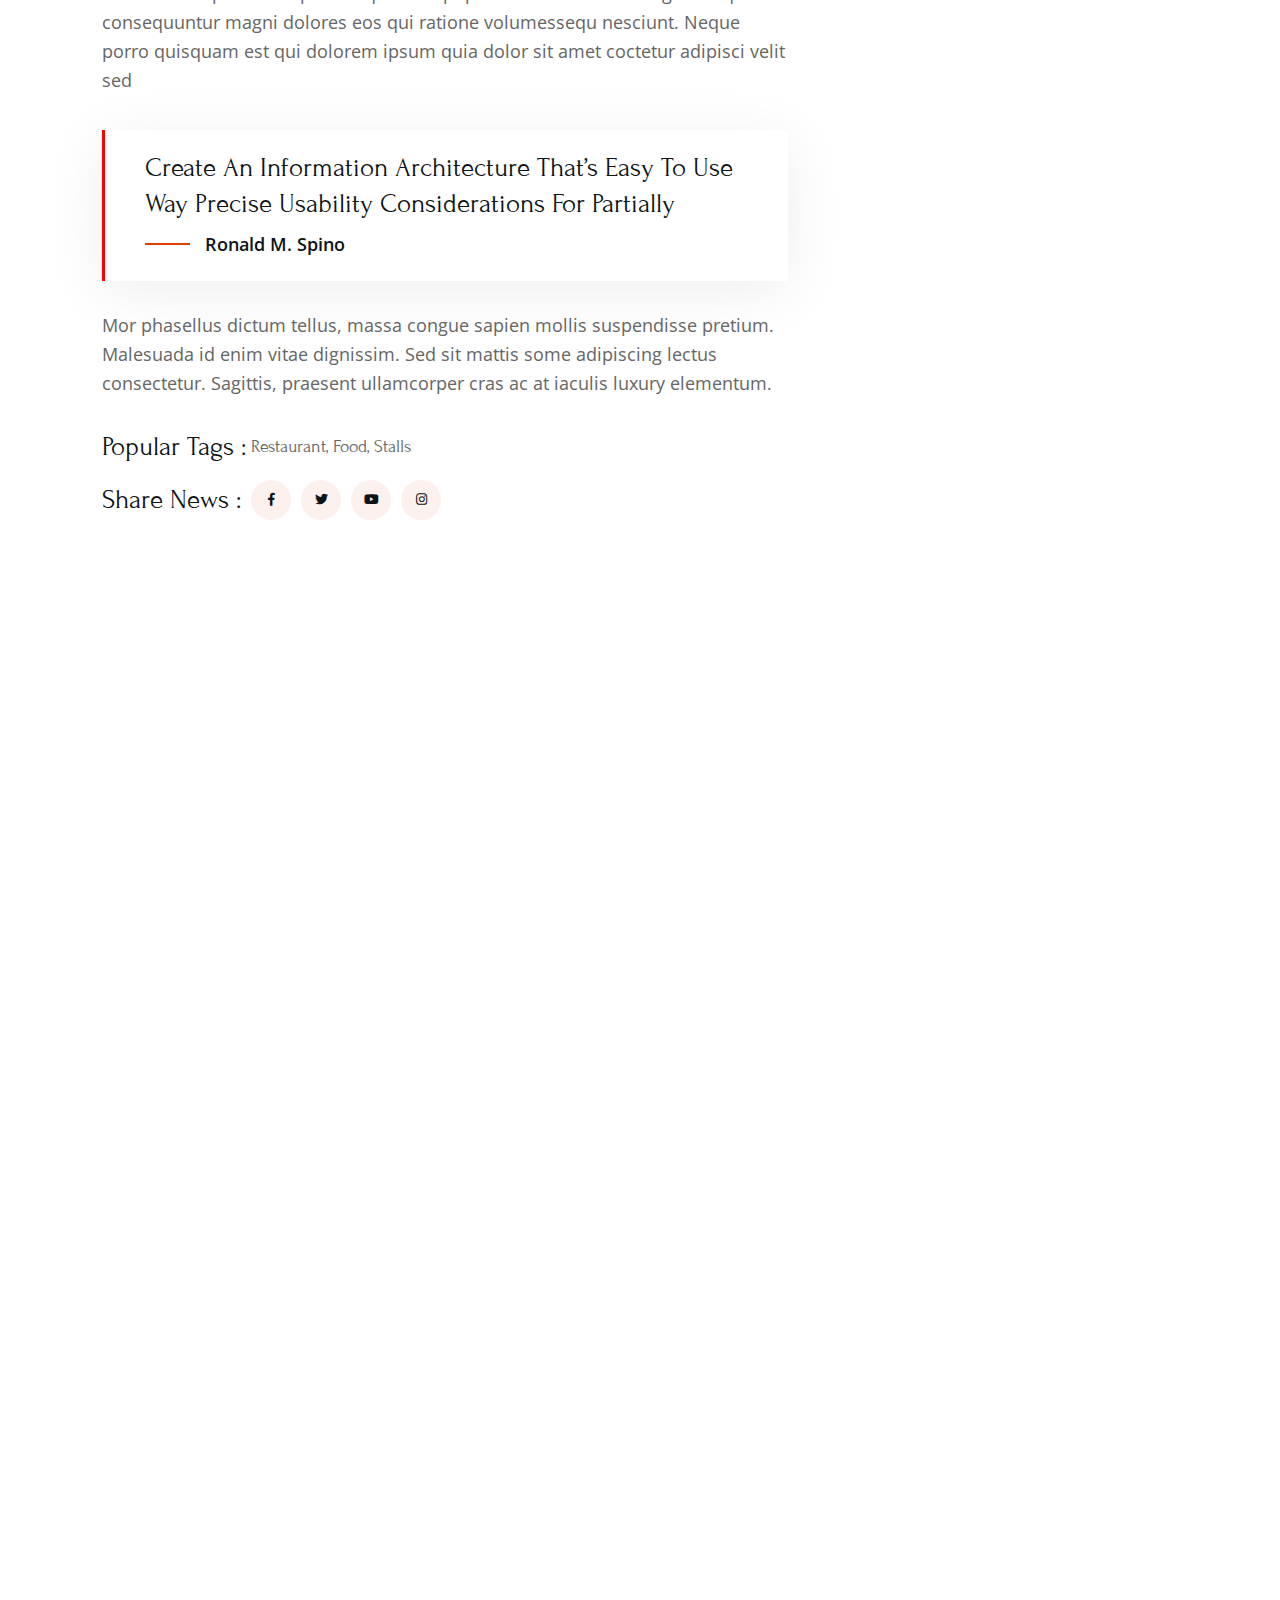
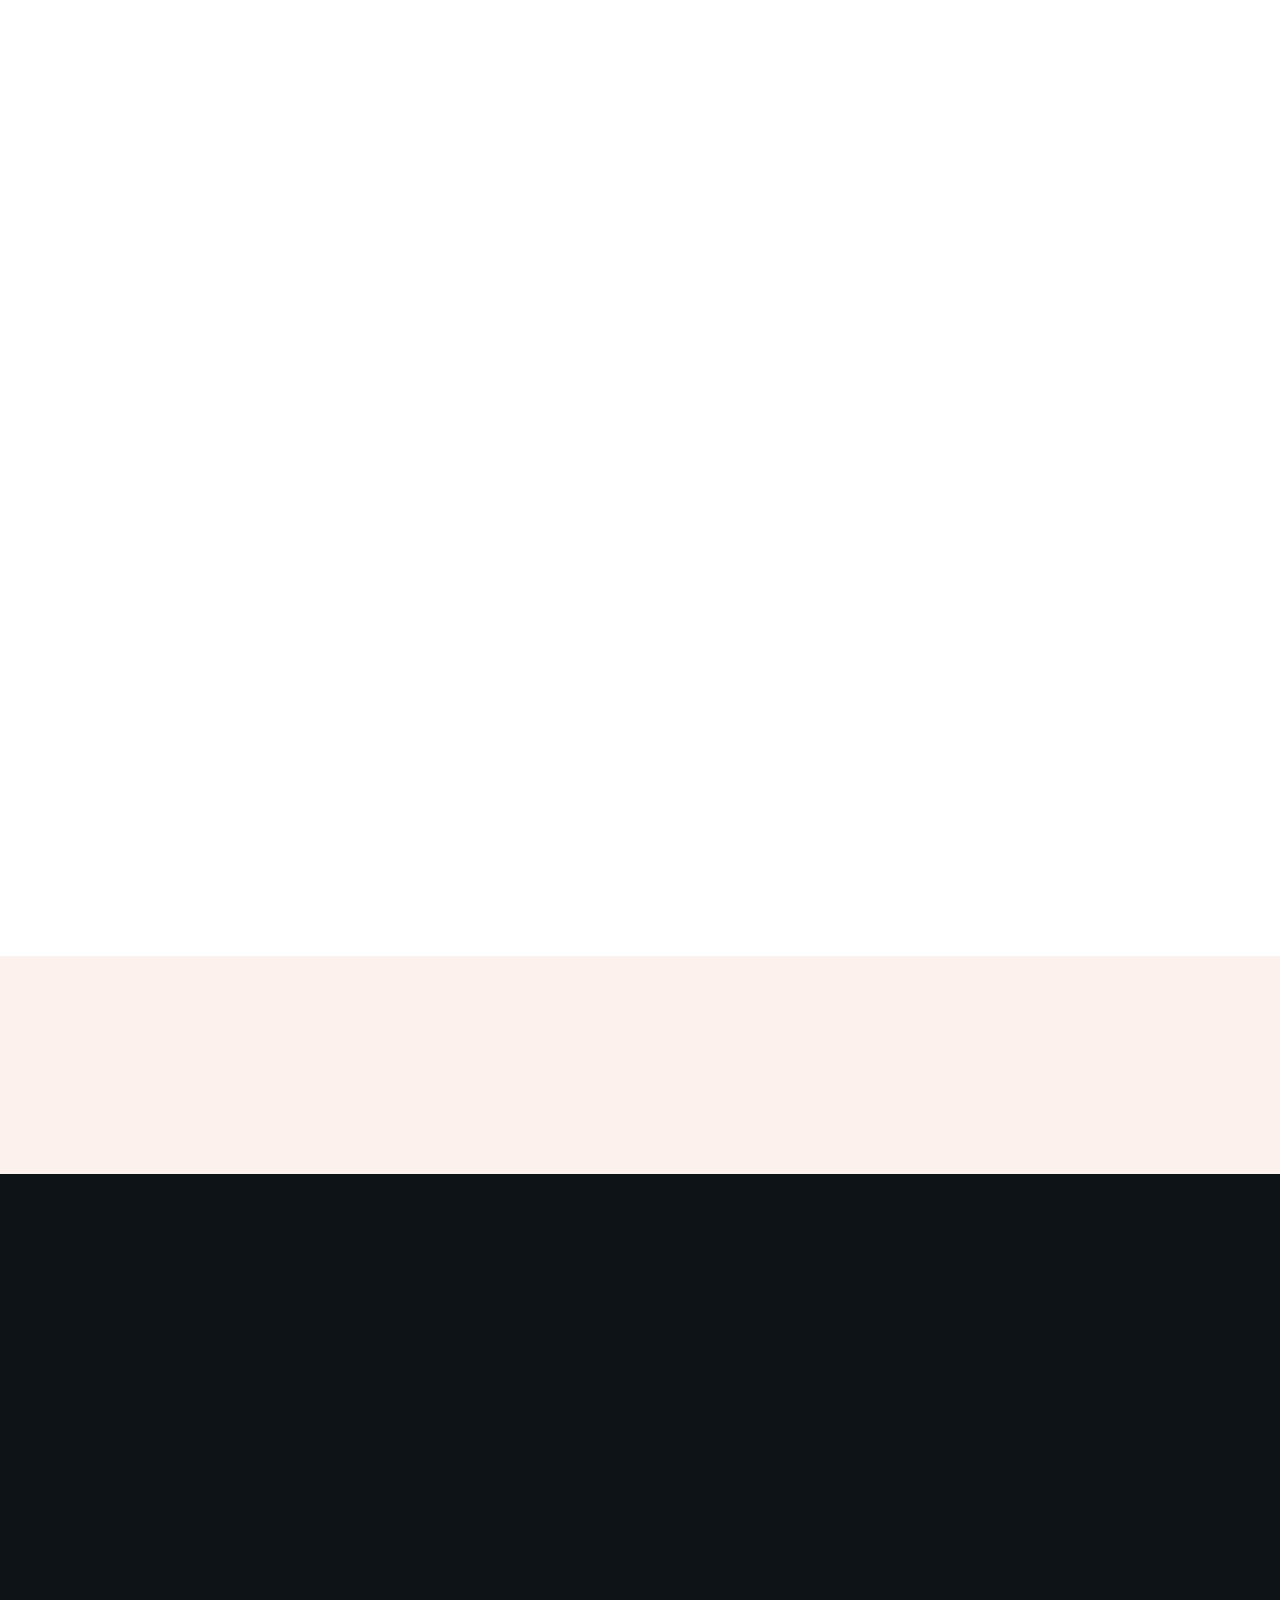
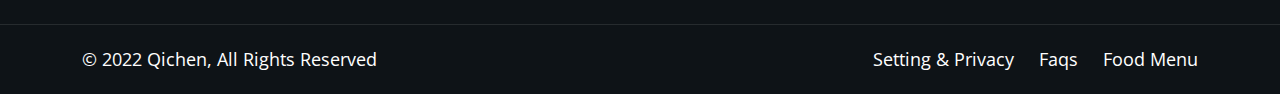
<file: blog-details.html>
<!DOCTYPE html>
<html lang="zxx">
    <head>
        <!--====== Required meta tags ======-->
        <meta charset="utf-8">
        <meta http-equiv="x-ua-compatible" content="ie=edge">
        <meta name="description" content="">
        <meta name="viewport" content="width=device-width, initial-scale=1, shrink-to-fit=no">
        <!--====== Title ======-->
        <title>Qichen - Restaurant HTML Template</title>
        <!--====== Favicon Icon ======-->
        <link rel="shortcut icon" href="assets/images/favicon.ico" type="image/png">
        <!--====== Flaticon css ======-->
        <link rel="stylesheet" href="assets/fonts/flaticon/flaticon.css">
        <!--====== FontAwesome css ======-->
        <link rel="stylesheet" href="assets/fonts/fontawesome/css/all.min.css">
        <!--====== Bootstrap css ======-->
        <link rel="stylesheet" href="assets/vendor/bootstrap/css/bootstrap.min.css">
        <!--====== magnific-popup css ======-->
        <link rel="stylesheet" href="assets/vendor/magnific-popup/dist/magnific-popup.css">
        <!--====== Slick-popup css ======-->
        <link rel="stylesheet" href="assets/vendor/slick/slick.css">
        <!--====== Jquery UI css ======-->
        <link rel="stylesheet" href="assets/vendor/jquery-ui/jquery-ui.min.css">
        <!--====== Nice Select css ======-->
        <link rel="stylesheet" href="assets/vendor/nice-select/css/nice-select.css">
        <!--====== Animate css ======-->
        <link rel="stylesheet" href="assets/vendor/animate.css">
        <!--====== Default css ======-->
        <link rel="stylesheet" href="assets/css/default.css">
        <!--====== Style css ======-->
        <link rel="stylesheet" href="assets/css/style.css">
    </head>
    <body>
        <!--====== Start Preloader ======-->
        <div class="preloader">
            <div class="loader">
                <div class="pre-shadow"></div>
                <div class="pre-box"></div>
            </div>
        </div><!--====== End Preloader ======-->
        <!--====== Search From ======-->
		<div class="modal fade search-modal" id="search-modal">
            <div class="modal-dialog modal-dialog-centered">
                <div class="modal-content">
                    <form>
                        <div class="form_group">
                        	<input type="text" class="form_control" placeholder="Search here" name="search">
                        	<label><i class="fa fa-search"></i></label>
                        </div>
                    </form>
                </div>
            </div>
        </div><!--====== Search From ======-->
        <!--====== Start Header ======-->
        <header class="header-area page-header transparent-header">
            <div class="top-bar text-white">
                <div class="container-fluid">
                    <div class="row">
                        <div class="col-lg-7">
                            <div class="top-left">
                                <span class="text">Free delivery for all orders over $50. Order your food now!</span>
                            </div>
                        </div>
                        <div class="col-lg-5">
                            <div class="top-right d-flex align-items-center justify-content-lg-end">
                                <span class="text"><i class="far fa-envelope"></i>Subscribe & Get 10% Off</span>
                                <!-- <ul class="social-link">
                                    <li><a href="#"><i class="fab fa-facebook-f"></i></a></li>
                                    <li><a href="#"><i class="fab fa-twitter"></i></a></li>
                                    <li><a href="#"><i class="fab fa-youtube"></i></a></li>
                                    <li><a href="#"><i class="fab fa-instagram"></i></a></li>
                                </ul> -->
                            </div>
                        </div>
                    </div>
                </div>
            </div>
            <!--=== Header Navigation ===-->
            <div class="header-navigation navigation-two navigation-white">
                <div class="nav-overlay"></div>
                <div class="container-fluid">
                    <!--=== Primary Menu ===-->
                    <div class="primary-menu">
                        <!--=== Site Branding ===-->
                        <div class="site-branding">
                            <a href="index.html" class="brand-logo"><img src="assets/images/logo/logo2.png"
                                    alt="Site Logo"></a>
                        </div>
                        <!--=== Nav Inner Menu ===-->
                        <div class="nav-inner-menu">
                            <div class="nav-menu">
                                <!--=== Mobile Logo ===-->
                                <div class="mobile-logo mb-30 d-block d-xl-none text-center">
                                    <a href="index.html" class="brand-logo"><img src="assets/images/logo/logo-black.png"
                                            alt="Site Logo"></a>
                                </div>
                                <!--=== Main Menu ===-->
                                <nav class="main-menu">
                                    <ul>
                                        <li class="menu-item has-children"><a href="#" class="active">Home</a>
                                            <ul class="sub-menu">
                                                <li><a href="index.html">Home Restaurant</a></li>
                                                <!-- <li><a href="index-2.html">Home Fastfood</a></li> -->
                                                <!-- <li><a href="index-3.html">Home Seafood</a></li> -->
                                            </ul>
                                        </li>
                                        <li class="menu-item has-children"><a href="#">Menu</a>
                                            <ul class="sub-menu">
                                                <li><a href="menu-fastfood.html">Menu Fastfood</a></li>
                                                <!-- <li><a href="menu-seafood.html">Menu Seafood</a></li> -->
                                            </ul>
                                        </li>
                                        <li class="menu-item has-children"><a href="#">Shop</a>
                                            <ul class="sub-menu">
                                                <li><a href="products.html">Our Products</a></li>
                                                <!-- <li><a href="product-details.html">Product Details</a></li>
                                                        <li><a href="cart.html">Sopping Cart</a></li>
                                                        <li><a href="checkout.html">Checkout</a></li> -->
                                            </ul>
                                        </li>
                                        <!-- <li class="menu-item has-children"><a href="#">Blog</a>
                                                    <ul class="sub-menu">
                                                        <li><a href="blog-standard.html">Blog Standard</a></li>
                                                        <li><a href="blog-details.html">Blog Details</a></li>
                                                    </ul>
                                                </li> -->
                                        <li class="menu-item"><a href="about.html">About</a></li>
                                        <li class="menu-item has-children"><a href="#">Pages</a>
                                            <ul class="sub-menu">
                                                <!-- <li><a href="gallery.html">Our Gallery</a></li>
                                                <li><a href="chefs.html">Our Chefs</a></li>
                                                <li><a href="history.html">Our History</a></li>
                                                <li><a href="reservations.html">Reservations</a></li>
                                                <li><a href="404.html">404</a></li>
                                                <li><a href="faq.html">Faq</a></li> -->
                                                <li><a href="contact.html">Contact</a></li>
                                            </ul>
                                        </li>
    
                                    </ul>
                                </nav>
                                <!--=== Nav Button ===-->
                                <div class="menu-button mt-40 d-xl-none">
                                    <a href="contact.html" class="main-btn btn-red">Book a Table<i
                                            class="fas fa-long-arrow-right"></i></a>
                                </div>
                            </div>
                            <!--=== Nav right Item ===-->
                            <div class="nav-right-item d-flex align-items-center">
                                <div class="search-button">
                                    <div class="search-btn" data-bs-toggle="modal" data-bs-target="#search-modal"><i
                                            class="fas fa-search"></i></div>
                                </div>
                                <div class="nav-call-button">
                                    <span><img src="assets/images/call.png" alt="icon"><a
                                            href="tel:000(123)45689">7974517895</a></span>
                                </div>
                                <div class="menu-button d-xl-block d-none">
                                    <a href="contact.html" class="main-btn btn-red">Book a Table<i
                                            class="fas fa-long-arrow-right"></i></a>
                                </div>
                                <div class="navbar-toggler">
                                    <span></span>
                                    <span></span>
                                    <span></span>
                                </div>
                            </div>
                        </div>
                    </div>
                </div>
            </div>
        </header><!--====== End Header ======-->
        <!--====== Start Breadcrumb Section ======-->
        <section class="page-banner light-red-bg p-r z-1 bg_cover" style="background-image: url(assets/images/bg/page-bg-1.jpg);">
            <div class="container">
                <div class="row justify-content-center">
                    <div class="col-lg-10">
                        <div class="page-banner-content text-center wow fadeInDown">
                            <h1 class="page-title">Blog</h1>
                            <ul class="breadcrumb-link text-white">
                                <li><a href="index.html">Home</a></li>
                                <li class="active">Blog Details</li>
                            </ul>
                        </div>
                    </div>
                </div>
            </div>
        </section><!--====== End Breadcrumb Section ======-->
        <!--====== Start Blog Details Section ======-->
        <section class="blog-details-section pt-130 pb-100">
            <div class="container">
                <div class="row">
                    <div class="col-xl-8 col-lg-7">
                        <div class="blog-details-wrapper">
                            <div class="blog-post mb-60 wow fadeInUp">
                                <div class="post-thumbnail">
                                    <img src="assets/images/blog/single-blog-1.jpg" alt="Blog Image">
                                    <span class="post-date"><a href="#">25<span>Sep</span></a></span>
                                </div>
                                <div class="post-meta">
                                    <ul>
                                        <li><span class="cat-btn"><a href="#">Fastfood</a></span></li>
                                        <li><span><i class="far fa-user"></i><a href="#">Kevin D. Stanford</a></span></li>
                                        <li><span><i class="far fa-comment-dots"></i><a href="#">Comments (05)</a></span></li>
                                    </ul>
                                </div>
                                <div class="main-post">
                                    <div class="entry-content">
                                        <h3 class="title">Use Google CrUX To Analyze And Compare Frameworks
                                            Game Changer Browser Back/Forward Cache</h3>
                                        <p>Sit amet consectetur adipiscing elit. Et id purus sem morbi. Integer a sollicitudin ac eget sed consectetur et nam. Elementum eu egestas faucibus bibendum aliquetesy ullamcorper quis aliquet lorem. Mor phasellus dictum tellus, massa congue sapien mollis suspendisse pretium. Malesuada id enim vitae dignissim. Sed sit mattis some adipiscing lectus consectetur. Sagittis, praesent ullamcorper cras ac at iaculis luxury elementum in. Faucibus massa libero sit laoreet. Scelerisque egestas molestie velit ultrices sed senectus rhoncus.</p>
                                        <p>Nemo enim ipsam voluptatem quia volupt pernatur aut odit aut fugit sed quia consequuntur magni dolores eos qui ratione volumessequ nesciunt. Neque porro quisquam est qui dolorem ipsum quia dolor sit amet coctetur adipisci velit sed</p>
                                        <div class="quote-admin">
                                            <div class="quote-inner-content">
                                                <div class="quote-admin-content">
                                                    <h3>Create An Information Architecture That’s Easy To Use Way
                                                        Precise Usability Considerations For Partially</h3>
                                                    <h5>Ronald M. Spino</h5>
                                                </div>
                                            </div>
                                        </div>
                                        <p>Mor phasellus dictum tellus, massa congue sapien mollis suspendisse pretium. Malesuada id enim vitae dignissim. Sed sit mattis some adipiscing lectus consectetur. Sagittis, praesent ullamcorper cras ac at iaculis luxury elementum.</p>
                                    </div>
                                </div>
                                <div class="entry-footer">
                                    <div class="tag-links">
                                        <h4>Popular Tags :</h4>
                                        <a href="#">Restaurant,</a>
                                        <a href="#">Food,</a>
                                        <a href="#">Stalls</a>
                                    </div>
                                    <div class="social-share">
                                        <h4>Share News :</h4>
                                        <a href="#"><i class="fab fa-facebook-f"></i></a>
                                        <a href="#"><i class="fab fa-twitter"></i></a>
                                        <a href="#"><i class="fab fa-youtube"></i></a>
                                        <a href="#"><i class="fab fa-instagram"></i></a>
                                    </div>
                                </div>
                            </div>
                            <!--===  Post Author Box  ===-->
                            <div class="post-author-box d-flex mb-60 wow fadeInUp">
                                <div class="author-thumb">
                                    <img src="assets/images/blog/author-1.jpg" alt="post author">
                                </div>
                                <div class="author-content">
                                    <h4>Thomas B. Gibson</h4>
                                    <span class="position">Author</span>
                                    <p>Dictum tellus massa congue sapien mollis suspende preti 
                                        Malesuada id enim vitae dignissim. Seds mattis adipiscineg lectusey consectetur. Sagittis, praesent ullamcorpere</p>
                                </div>
                            </div>
                            <!--===  Post Navigation  ===-->
                            <div class="post-navigation-item mb-30 wow fadeInUp">
                                <div class="prev-post post-nav-item d-flex mb-30">
                                    <div class="thumb">
                                        <img src="assets/images/blog/prev.jpg" alt="Post Thumb">
                                        <div class="overlay"><i class="far fa-angle-left"></i></div>
                                    </div>
                                    <div class="content">
                                        <span class="post-date"><a href="#"><i class="far fa-calendar-alt"></i>Sep 25, 2022</a></span>
                                        <h6><a href="blog-details.html">Fluid Sizing Instead Of
                                            Media Queries</a></h6>
                                    </div>
                                </div>
                                <div class="next-post post-nav-item d-flex mb-30">
                                    <div class="thumb">
                                        <img src="assets/images/blog/next.jpg" alt="Post Thumb">
                                        <div class="overlay"><i class="far fa-angle-right"></i></div>
                                    </div>
                                    <div class="content">
                                        <span class="post-date"><a href="#"><i class="far fa-calendar-alt"></i>Sep 25, 2022</a></span>
                                        <h6><a href="blog-details.html">Fluid Sizing Instead Of
                                            Media Queries</a></h6>
                                    </div>
                                </div>               
                            </div>
                            <!--===  Comments Area  ===-->
                            <div class="comments-area mb-50 wow fadeInUp">
                                <h4 class="comments-title mb-40">Popular Comments</h4>
                                <ul class="comments-list">
                                    <li class="comment mb-30">
                                        <div class="comment-avatar">
                                            <img src="assets/images/blog/comment-1.jpg" alt="comment author">
                                        </div>
                                        <div class="comment-wrap">
                                            <div class="comment-author-content">
                                                <span class="author-name">James J. Brown<span class="date"><i class="far fa-clock"></i>5 Minute Ago</span></span>
                                                <p>Dictum tellus massa congue sapien mollis suspen Malesuada too idenim vitae dignissim sed sit mattis adipiscineg</p>
                                            </div>
                                        </div>
                                    </li>
                                    <li class="comment mb-30">
                                        <div class="comment-avatar">
                                            <img src="assets/images/blog/comment-2.jpg" alt="comment author">
                                        </div>
                                        <div class="comment-wrap">
                                            <div class="comment-author-content">
                                                <span class="author-name">Richie D. Johnson<span class="date"><i class="far fa-clock"></i>5 Minute Ago</span></span>
                                                <p>Dictum tellus massa congue sapien mollis suspen Malesuada
                                                    idenim vitae dignissim sed sit mattis adipiscineg</p>
                                            </div>
                                        </div>
                                    </li>
                                    <li class="comment mb-30">
                                        <div class="comment-avatar">
                                            <img src="assets/images/blog/comment-3.jpg" alt="comment author">
                                        </div>
                                        <div class="comment-wrap">
                                            <div class="comment-author-content">
                                                <span class="author-name">Clifford D. Blake<span class="date"><i class="far fa-clock"></i>5 Minute Ago</span></span>
                                                <p>Dictum tellus massa congue sapien mollis suspen Malesuada too idenim vitae dignissim sed sit mattis adipiscineg</p>
                                            </div>
                                        </div>
                                    </li>
                                </ul>
                            </div>
                            <!--===  Comments Form  ===-->
                            <div class="comments-respond mb-35 wow fadeInUp" id="comment-respond">
                                <h4 class="comments-heading mb-40">Leave a Reply</h4>
                                <form class="comment-form">
                                    <div class="row">
                                        <div class="col-lg-6">
                                            <div class="form_group">
                                                <input type="text" class="form_control" placeholder="Name *" name="name" required>
                                            </div>
                                        </div>
                                        <div class="col-lg-6">
                                            <div class="form_group">
                                                <input type="email" class="form_control" placeholder="Email *" name="email" required>
                                            </div>
                                        </div>
                                        <div class="col-lg-12">
                                            <div class="form_group">
                                                <input type="url" class="form_control" placeholder="Website *" name="phone" required>
                                            </div>
                                        </div>
                                        <div class="col-lg-12">
                                            <div class="form_group">
                                                <textarea name="message" class="form_control" placeholder="Comments"></textarea>
                                            </div>
                                        </div>
                                        <div class="col-lg-12">
                                            <div class="form_group">
                                                <button class="main-btn btn-red">send reply</button>
                                            </div>
                                        </div>
                                    </div>
                                </form>
                            </div>
                        </div>
                    </div>
                    <div class="col-xl-4 col-lg-5">
                        <div class="sidebar-widget-area">
                            <!--=== Search Widget ===-->
                            <div class="sidebar-widget search-widget mb-30 wow fadeInUp">
                                <form>
                                    <div class="form_group">
                                        <label><i class="far fa-search"></i></label>
                                        <input type="text" class="form_control" placeholder="Search" name="search" required>
                                    </div>
                                </form>
                            </div>
                            <!--=== Category Widget ===-->
                            <div class="sidebar-widget category-widget mb-40 wow fadeInUp">
                                <h4 class="widget-title">Category</h4>
                                <ul class="category-nav">
                                    <li><a href="#">Hamburger<span class="number">(05)</span></a></li>
                                    <li><a href="#">Italian Pizza<span class="number">(07)</span></a></li>
                                    <li><a href="#">Vegetable Soup<span class="number">(03)</span></a></li>
                                    <li><a href="#">Seafoods<span class="number">(04)</span></a></li>
                                    <li><a href="#">Sandwich<span class="number">(09)</span></a></li>
                                </ul>
                            </div>
                            <!--=== Recent Post Widget ===-->
                            <div class="sidebar-widget recent-post-widget mb-40 wow fadeInUp">
                                <h4 class="widget-title">Recent News</h4>
                                <ul class="recent-post-list">
                                    <li class="post-thumbnail-content">
                                        <img src="assets/images/blog/post-thumb-1.jpg" alt="post thumb">
                                        <div class="post-title-date">
                                            <h6><a href="blog-details.html">Smashin Podcast Episode
                                                Vitaly Friedman Elliot</a></h6>
                                            <span class="posted-on"><i class="far fa-calendar-alt"></i><a href="#">Sep 18, 20222</a></span>
                                        </div>
                                    </li>
                                    <li class="post-thumbnail-content">
                                        <img src="assets/images/blog/post-thumb-2.jpg" alt="post thumb">
                                        <div class="post-title-date">
                                            <h6><a href="blog-details.html">Rethinking Server-Timing Critical Monitoring</a></h6>
                                            <span class="posted-on"><i class="far fa-calendar-alt"></i><a href="#">Sep 18, 2022</a></span>
                                        </div>
                                    </li>
                                    <li class="post-thumbnail-content">
                                        <img src="assets/images/blog/post-thumb-3.jpg" alt="post thumb">
                                        <div class="post-title-date">
                                            <h6><a href="blog-details.html">Use Google Compare to
                                                Performance Frame</a></h6>
                                            <span class="posted-on"><i class="far fa-calendar-alt"></i><a href="#">Sep 18, 2022</a></span>
                                        </div>
                                    </li>
                                    <li class="post-thumbnail-content">
                                        <img src="assets/images/blog/post-thumb-4.jpg" alt="post thumb">
                                        <div class="post-title-date">
                                            <h6><a href="blog-details.html">Even Small UX Changes Increase Conversion</a></h6>
                                            <span class="posted-on"><i class="far fa-calendar-alt"></i><a href="#">Sep 18, 2022</a></span>
                                        </div>
                                    </li>
                                </ul>
                            </div>
                            <!--=== Contact Info Widget ===-->
                            <div class="sidebar-widget contact-info-widget mb-40 border-0 p-0 bg_cover wow fadeInUp" style="background-image: url(assets/images/blog/contact-info-bg.jpg);">
                                <div class="contact-info-content">
                                    <h3 class="title">Need Quality
                                        and fresh Foods</h3>
                                    <p>Sit amet consectetur adipiscing elit
                                            proin pretium cursus lectus</p>
                                    <a href="contact.html" class="main-btn btn-white">Contact us</a>
                                </div>
                            </div>
                            <!--=== Tag Widget ===-->
                            <div class="sidebar-widget tag-cloud-widget mb-40 border-0 wow fadeInUp">
                                <h4 class="widget-title">Products Tags</h4>
                                <a href="#">Restaurant</a>
                                <a href="#">Seafoods</a>
                                <a href="#">Burger</a>
                                <a href="#">Pizza</a>
                                <a href="#">Soup</a>
                                <a href="#">Crap</a>
                                <a href="#">Juice</a>
                                <a href="#">Bread</a>
                                <a href="#">Drink & Fruits</a>
                                <a href="#">Ice</a>
                            </div>
                        </div>
                    </div>
                </div>
            </div>
        </section><!--====== End Blog Details Section ======-->
        <!--====== Start Partners Section ======-->
        <section class="partners-section light-red-bg pt-60 pb-60">
            <div class="container">
                <!--=== Partners Slider ===-->
                <div class="partner-slider-one wow fadeInDown">
                    <div class="single-partner-item">
                        <div class="partner-img">
                            <a href="#"><img src="assets/images/partners/partner-1.png" alt="Partner Image"></a>
                        </div>
                    </div>
                    <div class="single-partner-item">
                        <div class="partner-img">
                            <a href="#"><img src="assets/images/partners/partner-2.png" alt="Partner Image"></a>
                        </div>
                    </div>
                    <div class="single-partner-item">
                        <div class="partner-img">
                            <a href="#"><img src="assets/images/partners/partner-3.png" alt="Partner Image"></a>
                        </div>
                    </div>
                    <div class="single-partner-item">
                        <div class="partner-img">
                            <a href="#"><img src="assets/images/partners/partner-4.png" alt="Partner Image"></a>
                        </div>
                    </div>
                    <div class="single-partner-item">
                        <div class="partner-img">
                            <a href="#"><img src="assets/images/partners/partner-5.png" alt="Partner Image"></a>
                        </div>
                    </div>
                    <div class="single-partner-item">
                        <div class="partner-img">
                            <a href="#"><img src="assets/images/partners/partner-6.png" alt="Partner Image"></a>
                        </div>
                    </div>
                    <div class="single-partner-item">
                        <div class="partner-img">
                            <a href="#"><img src="assets/images/partners/partner-4.png" alt="Partner Image"></a>
                        </div>
                    </div>
                </div>
            </div>
        </section><!--====== End Partners Section ======-->
        <!--=== Start Footer ===-->
        <footer class="footer-dark dark-black-bg text-white p-r z-1 pt-80">
            <!--=== Footer Widget ===-->
            <div class="footer-widget-area pb-10 pb-40">
                <div class="container">
                    <div class="row">
                        <div class="col-lg-3 col-md-6">
                            <div class="footer-widget about-company-widget pr-lg-30 mb-40 wow fadeInUp">
                                <div class="footer-content">
                                    <a href="index.html" class="footer-logo mb-30"><img src="assets/images/logo/logo-white.png" alt="Brand Logo"></a>
                                    <p>Sit amet consectetur adipiscing elitsue risus mauris adipis</p>
                                    <form>
                                        <div class="form_group">
                                            <label><i class="far fa-arrow-right"></i></label>
                                            <input type="email" class="form_control" placeholder="Email Address" name="email">
                                        </div>
                                    </form>
                                </div>
                            </div>
                        </div>
                        <div class="col-lg-2 col-md-6">
                            <div class="footer-widget footer-nav-widget pl-lg-30 mb-40 wow fadeInDown">
                                <h4 class="widget-title">Quick Links</h4>
                                <div class="footer-nav-content">
                                    <ul class="footer-nav">
                                        <li><a href="#">About Company</a></li>
                                        <li><a href="#">Home Shop</a></li>
                                        <li><a href="#">Our Menu (CMS)</a></li>
                                        <li><a href="#">Shop (Ecom)</a></li>
                                        <li><a href="#">Recipes</a></li>
                                    </ul>
                                </div>
                            </div>
                        </div>
                        <div class="col-lg-4 col-md-6">
                            <div class="footer-widget footer-nav-widget-two pl-lg-70 mb-40 wow fadeInUp">
                                <h4 class="widget-title">Quick Links</h4>
                                <div class="footer-nav-content">
                                    <ul class="footer-nav">
                                        <li><a href="#">Hamburger</a></li>
                                        <li><a href="#">Chicken Burger</a></li>
                                        <li><a href="#">Vegetable Pizza</a></li>
                                        <li><a href="#">Chicken Roll</a></li>
                                        <li><a href="#">Ice-Cream</a></li>
                                    </ul>
                                    <ul class="footer-nav">
                                        <li><a href="#">Potato</a></li>
                                        <li><a href="#">Organic Juice</a></li>
                                        <li><a href="#">Lemon Juice</a></li>
                                        <li><a href="#">MuTton Tikka</a></li>
                                        <li><a href="#">Seafoods</a></li>
                                    </ul>
                                </div>
                            </div>
                        </div>
                        <div class="col-lg-3 col-md-6">
                            <div class="footer-widget contact-info-widget pl-lg-70 mb-40 wow fadeInDown">
                                <div class="contact-info-box mb-20">
                                    <span class="title">Call for order:</span>
                                    <h3><a href="tel:+125865892">+1 2586 5892</a></h3>
                                    <p><a href="mailto:hello@example.com">hello@example.com</a></p>
                                </div>
                                <div class="contact-info-box mb-20">
                                    <span class="title">Location :</span>
                                    <p>119 Tanglewood Lane
                                        Gulfport, MS 39503</p>
                                </div>
                            </div>
                        </div>
                    </div>
                </div>
            </div>
            <!--=== Copyright Area ===-->
            <div class="copyright-area border-top-1">
                <div class="container">
                    <div class="row">
                        <div class="col-lg-6">
                            <div class="copyright-text">
                                <P>&copy; 2022 Qichen, All Rights Reserved</P>
                            </div>
                        </div>
                        <div class="col-lg-6">
                            <div class="copyright-nav float-lg-end">
                                <ul>
                                    <li><a href="#">Setting & Privacy</a></li>
                                    <li><a href="#">Faqs</a></li>
                                    <li><a href="#">Food Menu</a></li>
                                </ul>
                            </div>
                        </div>
                    </div>
                </div>
            </div>
        </footer><!--=== End Footer ===-->
        <!--=== End Reservation Section ===-->
        <!--====== Back To Top  ======-->
        <a href="#" class="back-to-top" ><i class="far fa-angle-up"></i></a>
        <!--====== Jquery js ======-->
        <script src="assets/vendor/jquery-3.6.0.min.js"></script>
        <!--====== Bootstrap js ======-->
        <script src="assets/vendor/popper/popper.min.js"></script>
        <!--====== Bootstrap js ======-->
        <script src="assets/vendor/bootstrap/js/bootstrap.min.js"></script>
        <!--====== Slick js ======-->
        <script src="assets/vendor/slick/slick.min.js"></script>
        <!--====== Magnific js ======-->
        <script src="assets/vendor/magnific-popup/dist/jquery.magnific-popup.min.js"></script>
        <!--====== Isotope js ======-->
        <script src="assets/vendor/isotope.min.js"></script>
        <!--====== Imagesloaded js ======-->
        <script src="assets/vendor/imagesloaded.min.js"></script>
        <!--====== Counterup js ======-->
        <script src="assets/vendor/jquery.counterup.min.js"></script>
        <!--====== Waypoints js ======-->
        <script src="assets/vendor/jquery.waypoints.js"></script>
        <!--====== Nice-select js ======-->
        <script src="assets/vendor/nice-select/js/jquery.nice-select.min.js"></script>
        <!--====== jquery UI js ======-->
        <script src="assets/vendor/jquery-ui/jquery-ui.min.js"></script>
        <!--====== WOW js ======-->
        <script src="assets/vendor/wow.min.js"></script>
        <!--====== Main js ======-->
        <script src="assets/js/theme.js"></script>
    </body>
</html>
</file>
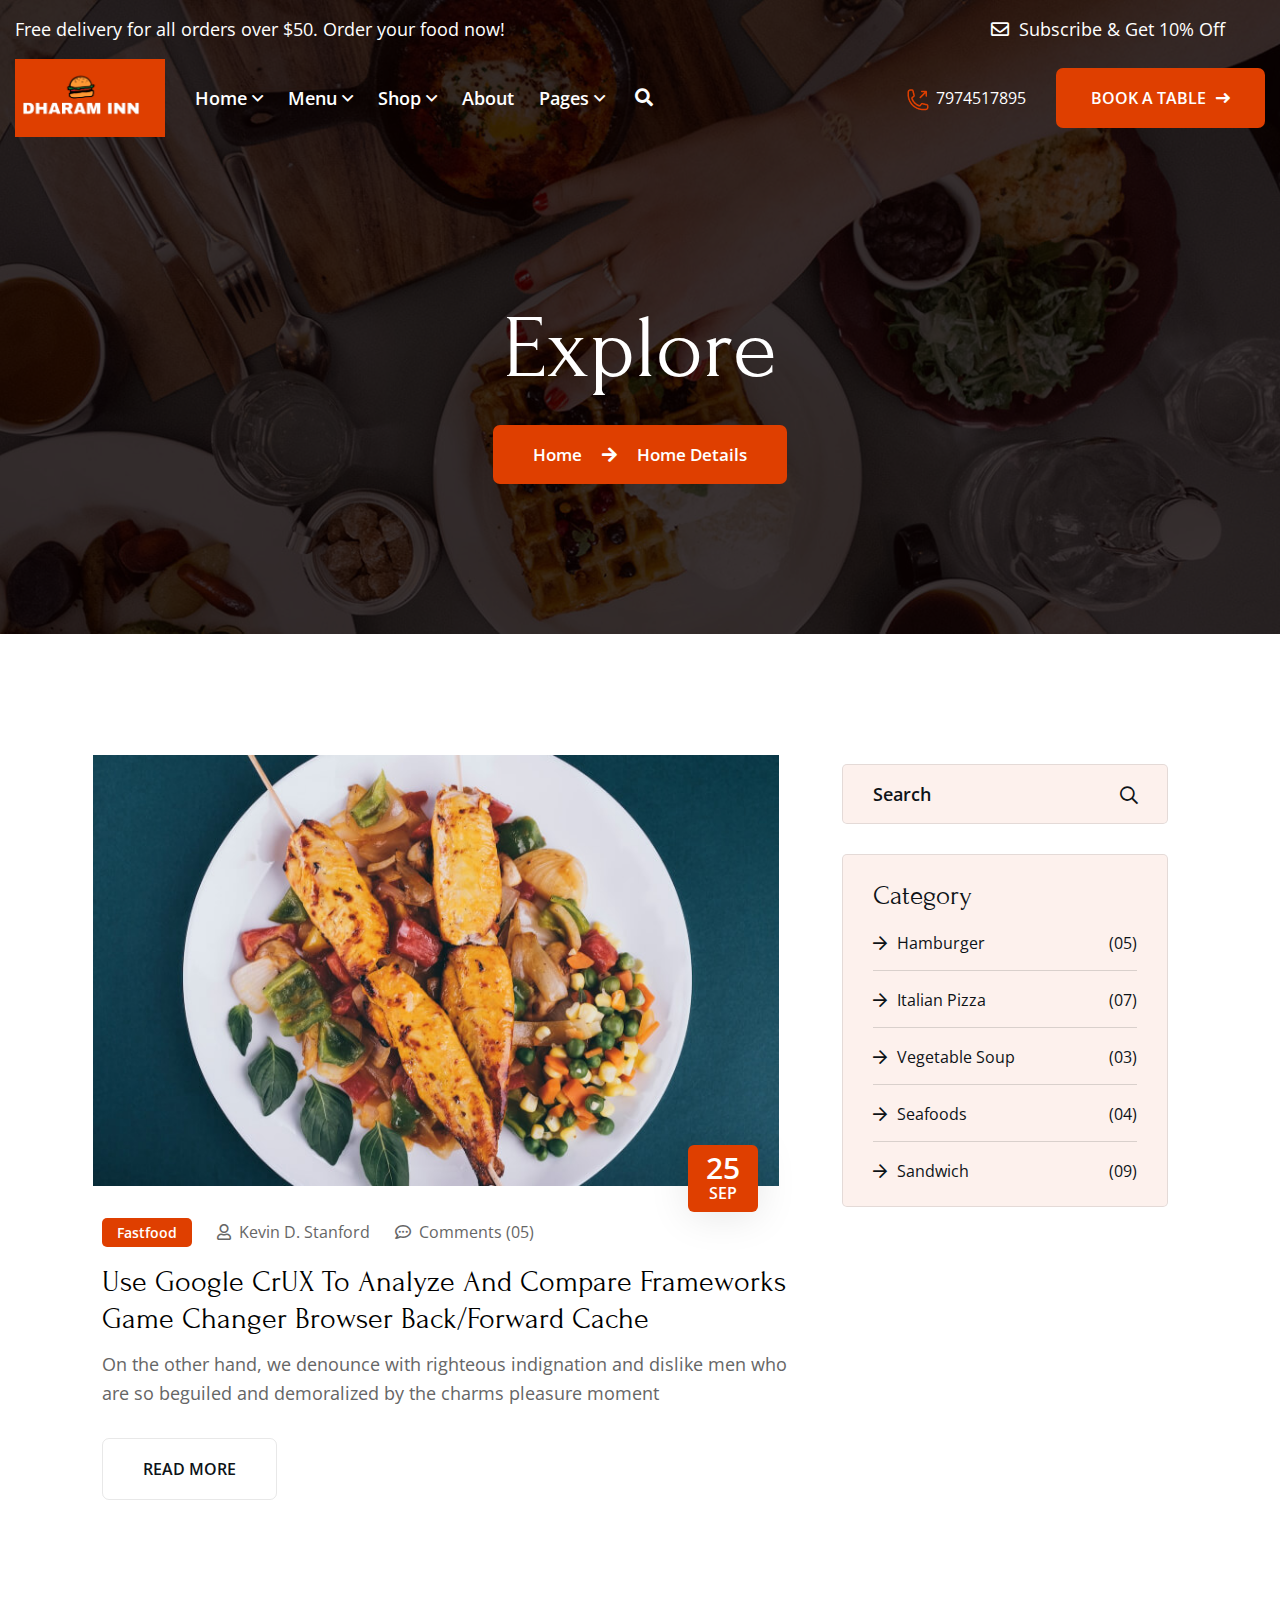
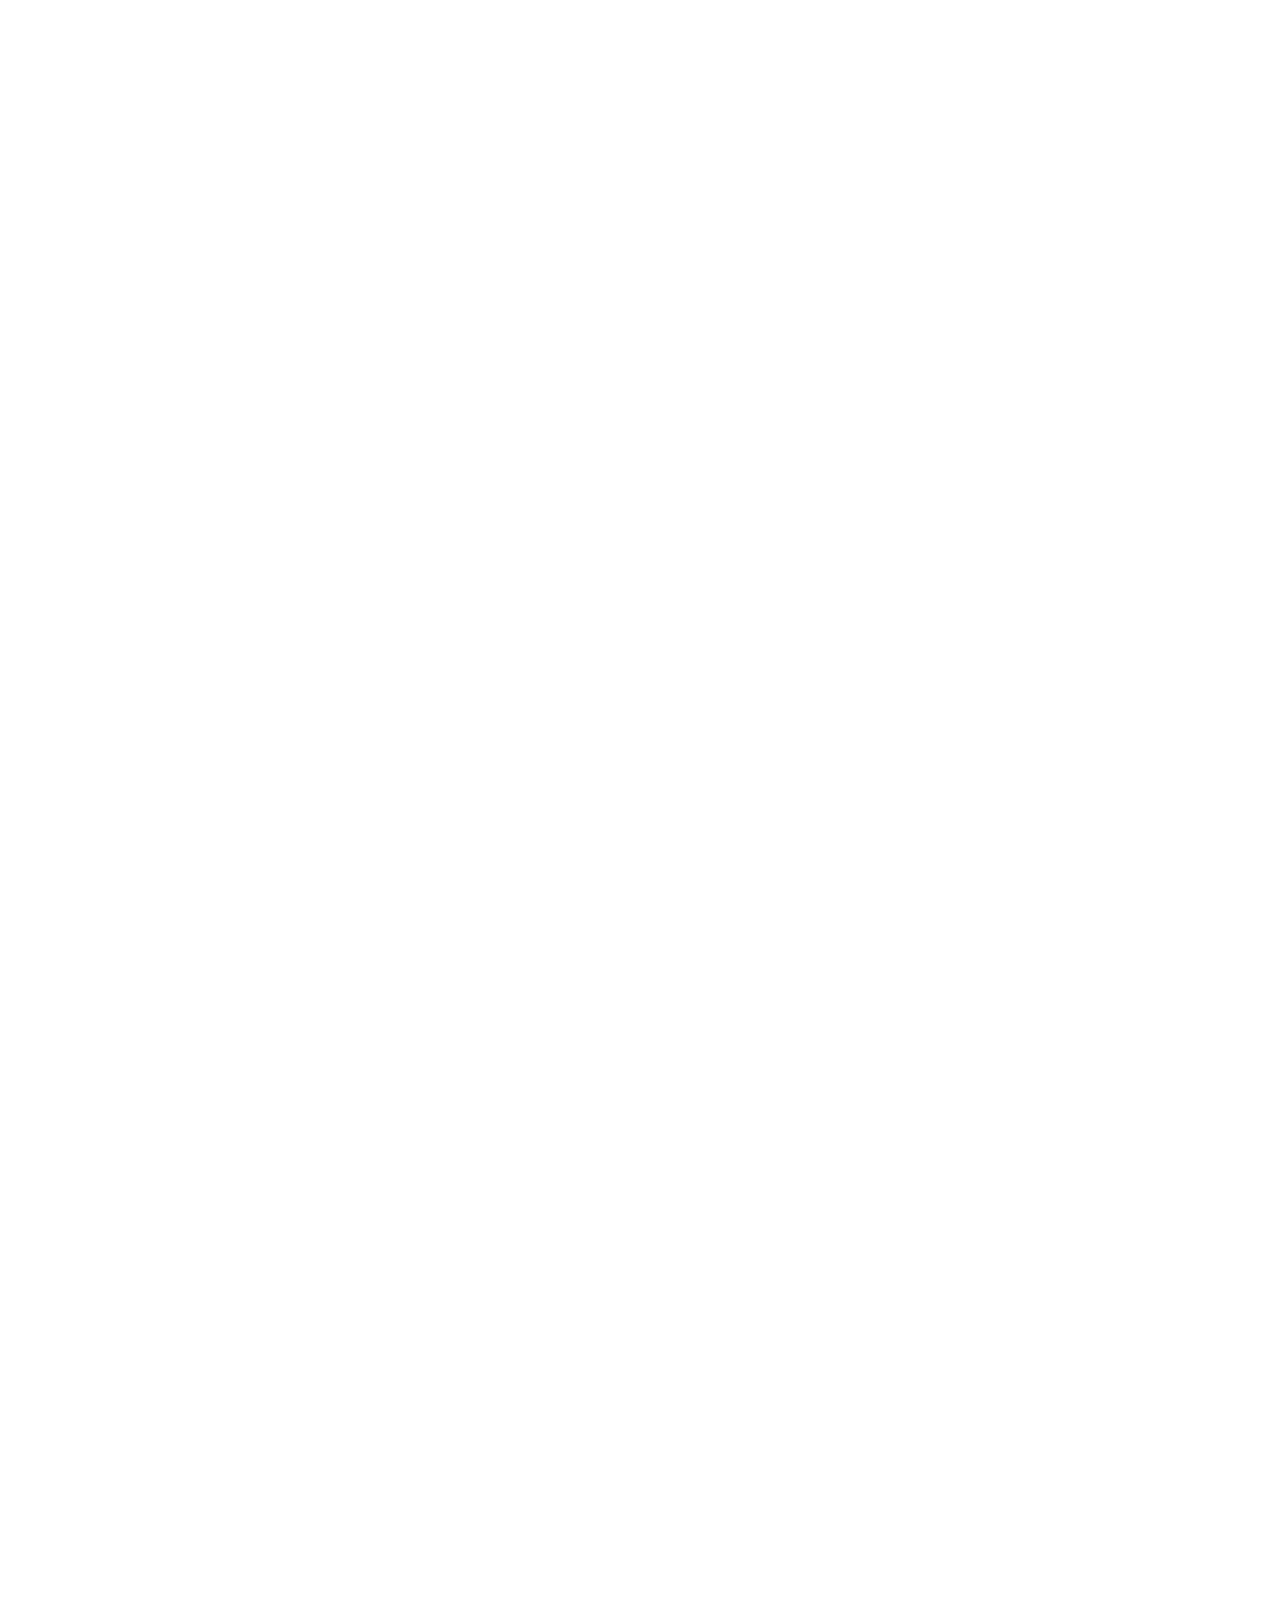
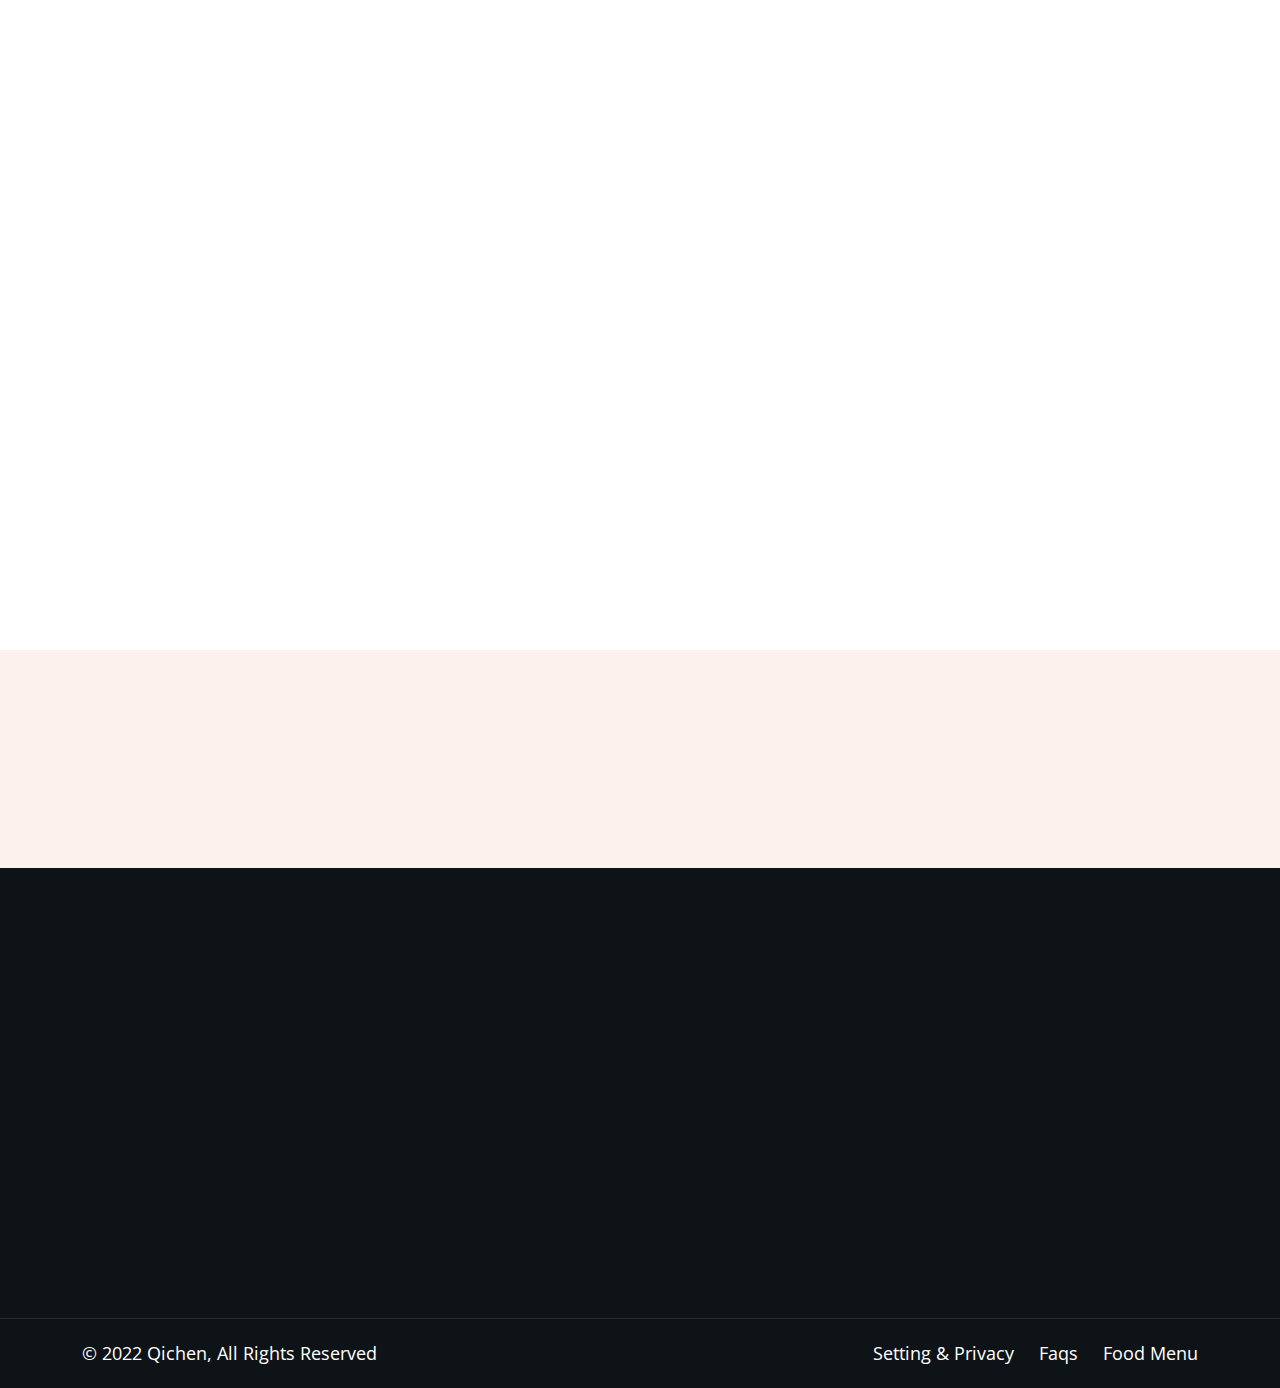
<file: blog-standard.html>
<!DOCTYPE html>
<html lang="zxx">

<head>
    <!--====== Required meta tags ======-->
    <meta charset="utf-8">
    <meta http-equiv="x-ua-compatible" content="ie=edge">
    <meta name="description" content="">
    <meta name="viewport" content="width=device-width, initial-scale=1, shrink-to-fit=no">
    <!--====== Title ======-->
    <title>Dharam Inn - Restaurant HTML Template</title>
    <!--====== Favicon Icon ======-->
    <link rel="shortcut icon" href="assets/images/favicon.ico" type="image/png">
    <!--====== Flaticon css ======-->
    <link rel="stylesheet" href="assets/fonts/flaticon/flaticon.css">
    <!--====== FontAwesome css ======-->
    <link rel="stylesheet" href="assets/fonts/fontawesome/css/all.min.css">
    <!--====== Bootstrap css ======-->
    <link rel="stylesheet" href="assets/vendor/bootstrap/css/bootstrap.min.css">
    <!--====== magnific-popup css ======-->
    <link rel="stylesheet" href="assets/vendor/magnific-popup/dist/magnific-popup.css">
    <!--====== Slick-popup css ======-->
    <link rel="stylesheet" href="assets/vendor/slick/slick.css">
    <!--====== Jquery UI css ======-->
    <link rel="stylesheet" href="assets/vendor/jquery-ui/jquery-ui.min.css">
    <!--====== Nice Select css ======-->
    <link rel="stylesheet" href="assets/vendor/nice-select/css/nice-select.css">
    <!--====== Animate css ======-->
    <link rel="stylesheet" href="assets/vendor/animate.css">
    <!--====== Default css ======-->
    <link rel="stylesheet" href="assets/css/default.css">
    <!--====== Style css ======-->
    <link rel="stylesheet" href="assets/css/style.css">
</head>

<body>
    <!--====== Start Preloader ======-->
    <div class="preloader">
        <div class="loader">
            <div class="pre-shadow"></div>
            <div class="pre-box"></div>
        </div>
    </div><!--====== End Preloader ======-->
    <!--====== Search From ======-->
    <div class="modal fade search-modal" id="search-modal">
        <div class="modal-dialog modal-dialog-centered">
            <div class="modal-content">
                <form>
                    <div class="form_group">
                        <input type="text" class="form_control" placeholder="Search here" name="search">
                        <label><i class="fa fa-search"></i></label>
                    </div>
                </form>
            </div>
        </div>
    </div><!--====== Search From ======-->
    <!--====== Start Header ======-->
    <header class="header-area page-header transparent-header">
        <div class="top-bar text-white">
            <div class="container-fluid">
                <div class="row">
                    <div class="col-lg-7">
                        <div class="top-left">
                            <span class="text">Free delivery for all orders over $50. Order your food now!</span>
                        </div>
                    </div>
                    <div class="col-lg-5">
                        <div class="top-right d-flex align-items-center justify-content-lg-end">
                            <span class="text"><i class="far fa-envelope"></i>Subscribe & Get 10% Off</span>
                            <!-- <ul class="social-link">
                                <li><a href="#"><i class="fab fa-facebook-f"></i></a></li>
                                <li><a href="#"><i class="fab fa-twitter"></i></a></li>
                                <li><a href="#"><i class="fab fa-youtube"></i></a></li>
                                <li><a href="#"><i class="fab fa-instagram"></i></a></li>
                            </ul> -->
                        </div>
                    </div>
                </div>
            </div>
        </div>
        <!--=== Header Navigation ===-->
        <div class="header-navigation navigation-two navigation-white">
            <div class="nav-overlay"></div>
            <div class="container-fluid">
                <!--=== Primary Menu ===-->
                <div class="primary-menu">
                    <!--=== Site Branding ===-->
                    <div class="site-branding">
                        <a href="index.html" class="brand-logo"><img src="assets/images/logo/logo2.png"
                                alt="Site Logo"></a>
                    </div>
                    <!--=== Nav Inner Menu ===-->
                    <div class="nav-inner-menu">
                        <div class="nav-menu">
                            <!--=== Mobile Logo ===-->
                            <div class="mobile-logo mb-30 d-block d-xl-none text-center">
                                <a href="index.html" class="brand-logo"><img src="assets/images/logo/logo-black.png"
                                        alt="Site Logo"></a>
                            </div>
                            <!--=== Main Menu ===-->
                            <nav class="main-menu">
                                <ul>
                                    <li class="menu-item has-children"><a href="#" class="active">Home</a>
                                        <ul class="sub-menu">
                                            <li><a href="index.html">Home Restaurant</a></li>
                                            <!-- <li><a href="index-2.html">Home Fastfood</a></li> -->
                                            <!-- <li><a href="index-3.html">Home Seafood</a></li> -->
                                        </ul>
                                    </li>
                                    <li class="menu-item has-children"><a href="#">Menu</a>
                                        <ul class="sub-menu">
                                            <li><a href="menu-fastfood.html">Menu Fastfood</a></li>
                                            <!-- <li><a href="menu-seafood.html">Menu Seafood</a></li> -->
                                        </ul>
                                    </li>
                                    <li class="menu-item has-children"><a href="#">Shop</a>
                                        <ul class="sub-menu">
                                            <li><a href="products.html">Our Products</a></li>
                                            <!-- <li><a href="product-details.html">Product Details</a></li>
                                                    <li><a href="cart.html">Sopping Cart</a></li>
                                                    <li><a href="checkout.html">Checkout</a></li> -->
                                        </ul>
                                    </li>
                                    <!-- <li class="menu-item has-children"><a href="#">Blog</a>
                                                <ul class="sub-menu">
                                                    <li><a href="blog-standard.html">Blog Standard</a></li>
                                                    <li><a href="blog-details.html">Blog Details</a></li>
                                                </ul>
                                            </li> -->
                                    <li class="menu-item"><a href="about.html">About</a></li>
                                    <li class="menu-item has-children"><a href="#">Pages</a>
                                        <ul class="sub-menu">
                                            <!-- <li><a href="gallery.html">Our Gallery</a></li>
                                            <li><a href="chefs.html">Our Chefs</a></li>
                                            <li><a href="history.html">Our History</a></li>
                                            <li><a href="reservations.html">Reservations</a></li>
                                            <li><a href="404.html">404</a></li>
                                            <li><a href="faq.html">Faq</a></li> -->
                                            <li><a href="contact.html">Contact</a></li>
                                        </ul>
                                    </li>

                                </ul>
                            </nav>
                            <!--=== Nav Button ===-->
                            <div class="menu-button mt-40 d-xl-none">
                                <a href="contact.html" class="main-btn btn-red">Book a Table<i
                                        class="fas fa-long-arrow-right"></i></a>
                            </div>
                        </div>
                        <!--=== Nav right Item ===-->
                        <div class="nav-right-item d-flex align-items-center">
                            <div class="search-button">
                                <div class="search-btn" data-bs-toggle="modal" data-bs-target="#search-modal"><i
                                        class="fas fa-search"></i></div>
                            </div>
                            <div class="nav-call-button">
                                <span><img src="assets/images/call.png" alt="icon"><a
                                        href="tel:000(123)45689">7974517895</a></span>
                            </div>
                            <div class="menu-button d-xl-block d-none">
                                <a href="contact.html" class="main-btn btn-red">Book a Table<i
                                        class="fas fa-long-arrow-right"></i></a>
                            </div>
                            <div class="navbar-toggler">
                                <span></span>
                                <span></span>
                                <span></span>
                            </div>
                        </div>
                    </div>
                </div>
            </div>
        </div>
    </header><!--====== End Header ======-->
    <!--====== Start Breadcrumb Section ======-->
    <section class="page-banner light-red-bg p-r z-1 bg_cover"
        style="background-image: url(assets/images/bg/page-bg-1.jpg);">
        <div class="container">
            <div class="row justify-content-center">
                <div class="col-lg-10">
                    <div class="page-banner-content text-center wow fadeInDown">
                        <h1 class="page-title">Explore</h1>
                        <ul class="breadcrumb-link text-white">
                            <li><a href="index.html">Home</a></li>
                            <li class="active">Home Details</li>
                        </ul>
                    </div>
                </div>
            </div>
        </div>
    </section><!--====== End Breadcrumb Section ======-->
    <!--====== Start Blog Section ======-->
    <section class="blog-standard-section pt-130 pb-90">
        <div class="container">
            <div class="row">
                <div class="col-xl-8 col-lg-7 order-lg-1 order-2">
                    <div class="blog-standard-wrapper mb-30">
                        <div class="blog-item-two mb-50 wow fadeInUp">
                            <div class="post-thumbnail">
                                <img src="assets/images/blog/blog-4.jpg" alt="Post Image">
                                <span class="post-date"><a href="#">25<span>Sep</span></a></span>
                            </div>
                            <div class="entry-content">
                                <div class="post-meta">
                                    <ul>
                                        <li><span class="cat-btn"><a
                                                    href="http://127.0.0.1:3000/menu-fastfood.html">Fastfood</a></span>
                                        </li>
                                        <li><span><i class="far fa-user"></i><a href="#">Kevin D. Stanford</a></span>
                                        </li>
                                        <li><span><i class="far fa-comment-dots"></i><a href="#">Comments
                                                    (05)</a></span></li>
                                    </ul>
                                </div>
                                <h3 class="title"><a href="blog-details.html">Use Google CrUX To Analyze And Compare
                                        Frameworks
                                        Game Changer Browser Back/Forward Cache</a></h3>
                                <p>On the other hand, we denounce with righteous indignation and dislike men who are so
                                    beguiled and demoralized by the charms pleasure moment</p>
                                <a href="blog-details.html" class="main-btn filled-btn">read more</a>
                            </div>
                        </div>
                        <div class="blog-quote-item mb-50 wow fadeInUp">
                            <div class="entry-content">
                                <h3 class="title"><a href="blog-details.html">Resilience, Flexibility And Immediacy
                                        Working With Headless SystemsUse Google Analyze And Compare
                                        Game Changer Browser Back/Forward Cache</a></h3>
                                <h5>Martin M. Nordquist</h5>
                            </div>
                        </div>
                        <div class="blog-item-two mb-50 wow fadeInUp">
                            <div class="post-thumbnail">
                                <img src="assets/images/blog/blog-5.jpg" alt="Post Image">
                                <span class="post-date"><a href="#">25<span>Sep</span></a></span>
                            </div>
                            <div class="entry-content">
                                <div class="post-meta">
                                    <ul>
                                        <li><span class="cat-btn"><a href="#">Fastfood</a></span></li>
                                        <li><span><i class="far fa-user"></i><a href="#">Kevin D. Stanford</a></span>
                                        </li>
                                        <li><span><i class="far fa-comment-dots"></i><a href="#">Comments
                                                    (05)</a></span></li>
                                    </ul>
                                </div>
                                <h3 class="title"><a href="blog-details.html">Partytown Eliminates Website Bloat From
                                        Third-Party Scripts Changer Browser Back/Forward Cache</a></h3>
                                <p>On the other hand, we denounce with righteous indignation and dislike men who are so
                                    beguiled and demoralized by the charms pleasure moment</p>
                                <a href="blog-details.html" class="main-btn filled-btn">read more</a>
                            </div>
                        </div>
                        <div class="blog-quote-item mb-50 wow fadeInUp">
                            <div class="entry-content">
                                <h3 class="title"><a href="blog-details.html">Windows High Contrast Mode Forced Colors
                                        Mode And CSS Custom Properties</a></h3>
                                <h5>James B. Lindsey</h5>
                            </div>
                        </div>
                        <div class="blog-item-two mb-50 wow fadeInUp">
                            <div class="post-thumbnail">
                                <img src="assets/images/blog/blog-6.jpg" alt="Post Image">
                                <span class="post-date"><a href="#">25<span>Sep</span></a></span>
                            </div>
                            <div class="entry-content">
                                <div class="post-meta">
                                    <ul>
                                        <li><span class="cat-btn"><a href="#">Fastfood</a></span></li>
                                        <li><span><i class="far fa-user"></i><a href="#">Kevin D. Stanford</a></span>
                                        </li>
                                        <li><span><i class="far fa-comment-dots"></i><a href="#">Comments
                                                    (05)</a></span></li>
                                    </ul>
                                </div>
                                <h3 class="title"><a href="blog-details.html">Guide To Audio Visualization With
                                        JavaScript And GSAP
                                        Information Architecture That Is Easy To Use</a></h3>
                                <p>On the other hand, we denounce with righteous indignation and dislike men who are so
                                    beguiled and demoralized by the charms pleasure moment</p>
                                <a href="blog-details.html" class="main-btn filled-btn">read more</a>
                            </div>
                        </div>
                        <div class="qichen-pagination wow fadeInUp">
                            <ul>
                                <li><a href="#" class="prev"><i class="fas fa-arrow-left"></i></a></li>
                                <li><a href="#">1</a></li>
                                <li><a href="#">2</a></li>
                                <li><a href="#">3</a></li>
                                <li><a href="#">4</a></li>
                                <li><a href="#">5</a></li>
                                <li><a href="#" class="next"><i class="fas fa-arrow-right"></i></a></li>
                            </ul>
                        </div>
                    </div>
                </div>
                <div class="col-xl-4 col-lg-5 order-lg-2 order-1">
                    <div class="sidebar-widget-area">
                        <!--=== Search Widget ===-->
                        <div class="sidebar-widget search-widget mb-30 wow fadeInUp">
                            <form>
                                <div class="form_group">
                                    <label><i class="far fa-search"></i></label>
                                    <input type="text" class="form_control" placeholder="Search" name="search" required>
                                </div>
                            </form>
                        </div>
                        <!--=== Category Widget ===-->
                        <div class="sidebar-widget category-widget mb-40 wow fadeInUp">
                            <h4 class="widget-title">Category</h4>
                            <ul class="category-nav">
                                <li><a href="#">Hamburger<span class="number">(05)</span></a></li>
                                <li><a href="#">Italian Pizza<span class="number">(07)</span></a></li>
                                <li><a href="#">Vegetable Soup<span class="number">(03)</span></a></li>
                                <li><a href="#">Seafoods<span class="number">(04)</span></a></li>
                                <li><a href="#">Sandwich<span class="number">(09)</span></a></li>
                            </ul>
                        </div>
                        <!--=== Recent Post Widget ===-->
                        <div class="sidebar-widget recent-post-widget mb-40 wow fadeInUp">
                            <h4 class="widget-title">Recent News</h4>
                            <ul class="recent-post-list">
                                <li class="post-thumbnail-content">
                                    <img src="assets/images/blog/post-thumb-1.jpg" alt="post thumb">
                                    <div class="post-title-date">
                                        <h5><a href="blog-details.html">Smashin Podcast Episode
                                                Vitaly Friedman Elliot</a></h5>
                                        <span class="posted-on"><i class="far fa-calendar-alt"></i><a href="#">Sep 18,
                                                20222</a></span>
                                    </div>
                                </li>
                                <li class="post-thumbnail-content">
                                    <img src="assets/images/blog/post-thumb-2.jpg" alt="post thumb">
                                    <div class="post-title-date">
                                        <h5><a href="blog-details.html">Rethinking Server-Timing Critical Monitoring</a>
                                        </h5>
                                        <span class="posted-on"><i class="far fa-calendar-alt"></i><a href="#">Sep 18,
                                                2022</a></span>
                                    </div>
                                </li>
                                <li class="post-thumbnail-content">
                                    <img src="assets/images/blog/post-thumb-3.jpg" alt="post thumb">
                                    <div class="post-title-date">
                                        <h5><a href="blog-details.html">Use Google Compare to
                                                Performance Frame</a></h5>
                                        <span class="posted-on"><i class="far fa-calendar-alt"></i><a href="#">Sep 18,
                                                2022</a></span>
                                    </div>
                                </li>
                                <li class="post-thumbnail-content">
                                    <img src="assets/images/blog/post-thumb-4.jpg" alt="post thumb">
                                    <div class="post-title-date">
                                        <h5><a href="blog-details.html">Even Small UX Changes Increase Conversion</a>
                                        </h5>
                                        <span class="posted-on"><i class="far fa-calendar-alt"></i><a href="#">Sep 18,
                                                2022</a></span>
                                    </div>
                                </li>
                            </ul>
                        </div>
                        <!--=== Contact Info Widget ===-->
                        <div class="sidebar-widget contact-info-widget mb-40 border-0 p-0 bg_cover wow fadeInUp"
                            style="background-image: url(assets/images/blog/contact-info-bg.jpg);">
                            <div class="contact-info-content">
                                <h3 class="title">Need Quality
                                    and fresh Foods</h3>
                                <p>Sit amet consectetur adipiscing elit
                                    proin pretium cursus lectus</p>
                                <a href="#" class="main-btn btn-white">Contact us</a>
                            </div>
                        </div>
                        <!--=== Tag Widget ===-->
                        <div class="sidebar-widget tag-cloud-widget mb-40 border-0 wow fadeInUp">
                            <h4 class="widget-title">Products Tags</h4>
                            <a href="#">Restaurant</a>
                            <a href="#">Seafoods</a>
                            <a href="#">Burger</a>
                            <a href="#">Pizza</a>
                            <a href="#">Soup</a>
                            <a href="#">Crap</a>
                            <a href="#">Juice</a>
                            <a href="#">Bread</a>
                            <a href="#">Drink & Fruits</a>
                            <a href="#">Ice</a>
                        </div>
                    </div>
                </div>
            </div>
        </div>
    </section><!--====== End Blog Section ======-->
    <!--====== Start Partners Section ======-->
    <section class="partners-section light-red-bg pt-60 pb-60">
        <div class="container">
            <!--=== Partners Slider ===-->
            <div class="partner-slider-one wow fadeInDown">
                <div class="single-partner-item">
                    <div class="partner-img">
                        <a href="#"><img src="assets/images/partners/partner-1.png" alt="Partner Image"></a>
                    </div>
                </div>
                <div class="single-partner-item">
                    <div class="partner-img">
                        <a href="#"><img src="assets/images/partners/partner-2.png" alt="Partner Image"></a>
                    </div>
                </div>
                <div class="single-partner-item">
                    <div class="partner-img">
                        <a href="#"><img src="assets/images/partners/partner-3.png" alt="Partner Image"></a>
                    </div>
                </div>
                <div class="single-partner-item">
                    <div class="partner-img">
                        <a href="#"><img src="assets/images/partners/partner-4.png" alt="Partner Image"></a>
                    </div>
                </div>
                <div class="single-partner-item">
                    <div class="partner-img">
                        <a href="#"><img src="assets/images/partners/partner-5.png" alt="Partner Image"></a>
                    </div>
                </div>
                <div class="single-partner-item">
                    <div class="partner-img">
                        <a href="#"><img src="assets/images/partners/partner-6.png" alt="Partner Image"></a>
                    </div>
                </div>
                <div class="single-partner-item">
                    <div class="partner-img">
                        <a href="#"><img src="assets/images/partners/partner-4.png" alt="Partner Image"></a>
                    </div>
                </div>
            </div>
        </div>
    </section><!--====== End Partners Section ======-->
    <!--=== Start Footer ===-->
    <footer class="footer-dark dark-black-bg text-white p-r z-1 pt-80">
        <!--=== Footer Widget ===-->
        <div class="footer-widget-area pb-10 pb-40">
            <div class="container">
                <div class="row">
                    <div class="col-lg-3 col-md-6">
                        <div class="footer-widget about-company-widget pr-lg-30 mb-40 wow fadeInUp">
                            <div class="footer-content">
                                <a href="index.html" class="footer-logo mb-30"><img
                                        src="assets/images/logo/logo-white.png" alt="Brand Logo"></a>
                                <p>Sit amet consectetur adipiscing elitsue risus mauris adipis</p>
                                <form>
                                    <div class="form_group">
                                        <label><i class="far fa-arrow-right"></i></label>
                                        <input type="email" class="form_control" placeholder="Email Address"
                                            name="email">
                                    </div>
                                </form>
                            </div>
                        </div>
                    </div>
                    <div class="col-lg-2 col-md-6">
                        <div class="footer-widget footer-nav-widget pl-lg-30 mb-40 wow fadeInDown">
                            <h4 class="widget-title">Quick Links</h4>
                            <div class="footer-nav-content">
                                <ul class="footer-nav">
                                    <li><a href="#">About Company</a></li>
                                    <li><a href="#">Home Shop</a></li>
                                    <li><a href="#">Our Menu (CMS)</a></li>
                                    <li><a href="#">Shop (Ecom)</a></li>
                                    <li><a href="#">Recipes</a></li>
                                </ul>
                            </div>
                        </div>
                    </div>
                    <div class="col-lg-4 col-md-6">
                        <div class="footer-widget footer-nav-widget-two pl-lg-70 mb-40 wow fadeInUp">
                            <h4 class="widget-title">Quick Links</h4>
                            <div class="footer-nav-content">
                                <ul class="footer-nav">
                                    <li><a href="#">Hamburger</a></li>
                                    <li><a href="#">Chicken Burger</a></li>
                                    <li><a href="#">Vegetable Pizza</a></li>
                                    <li><a href="#">Chicken Roll</a></li>
                                    <li><a href="#">Ice-Cream</a></li>
                                </ul>
                                <ul class="footer-nav">
                                    <li><a href="#">Potato</a></li>
                                    <li><a href="#">Organic Juice</a></li>
                                    <li><a href="#">Lemon Juice</a></li>
                                    <li><a href="#">MuTton Tikka</a></li>
                                    <li><a href="#">Seafoods</a></li>
                                </ul>
                            </div>
                        </div>
                    </div>
                    <div class="col-lg-3 col-md-6">
                        <div class="footer-widget contact-info-widget pl-lg-70 mb-40 wow fadeInDown">
                            <div class="contact-info-box mb-20">
                                <span class="title">Call for order:</span>
                                <h3><a href="tel:+125865892">+1 2586 5892</a></h3>
                                <p><a href="mailto:hello@example.com">hello@example.com</a></p>
                            </div>
                            <div class="contact-info-box mb-20">
                                <span class="title">Location :</span>
                                <p>119 Tanglewood Lane
                                    Gulfport, MS 39503</p>
                            </div>
                        </div>
                    </div>
                </div>
            </div>
        </div>
        <!--=== Copyright Area ===-->
        <div class="copyright-area border-top-1">
            <div class="container">
                <div class="row">
                    <div class="col-lg-6">
                        <div class="copyright-text">
                            <P>&copy; 2022 Qichen, All Rights Reserved</P>
                        </div>
                    </div>
                    <div class="col-lg-6">
                        <div class="copyright-nav float-lg-end">
                            <ul>
                                <li><a href="#">Setting & Privacy</a></li>
                                <li><a href="#">Faqs</a></li>
                                <li><a href="#">Food Menu</a></li>
                            </ul>
                        </div>
                    </div>
                </div>
            </div>
        </div>
    </footer><!--=== End Footer ===-->
    <!--=== End Reservation Section ===-->
    <!--====== Back To Top  ======-->
    <a href="#" class="back-to-top"><i class="far fa-angle-up"></i></a>
    <!--====== Jquery js ======-->
    <script src="assets/vendor/jquery-3.6.0.min.js"></script>
    <!--====== Bootstrap js ======-->
    <script src="assets/vendor/popper/popper.min.js"></script>
    <!--====== Bootstrap js ======-->
    <script src="assets/vendor/bootstrap/js/bootstrap.min.js"></script>
    <!--====== Slick js ======-->
    <script src="assets/vendor/slick/slick.min.js"></script>
    <!--====== Magnific js ======-->
    <script src="assets/vendor/magnific-popup/dist/jquery.magnific-popup.min.js"></script>
    <!--====== Isotope js ======-->
    <script src="assets/vendor/isotope.min.js"></script>
    <!--====== Imagesloaded js ======-->
    <script src="assets/vendor/imagesloaded.min.js"></script>
    <!--====== Counterup js ======-->
    <script src="assets/vendor/jquery.counterup.min.js"></script>
    <!--====== Waypoints js ======-->
    <script src="assets/vendor/jquery.waypoints.js"></script>
    <!--====== Nice-select js ======-->
    <script src="assets/vendor/nice-select/js/jquery.nice-select.min.js"></script>
    <!--====== jquery UI js ======-->
    <script src="assets/vendor/jquery-ui/jquery-ui.min.js"></script>
    <!--====== WOW js ======-->
    <script src="assets/vendor/wow.min.js"></script>
    <!--====== Main js ======-->
    <script src="assets/js/theme.js"></script>
</body>

</html>
</file>
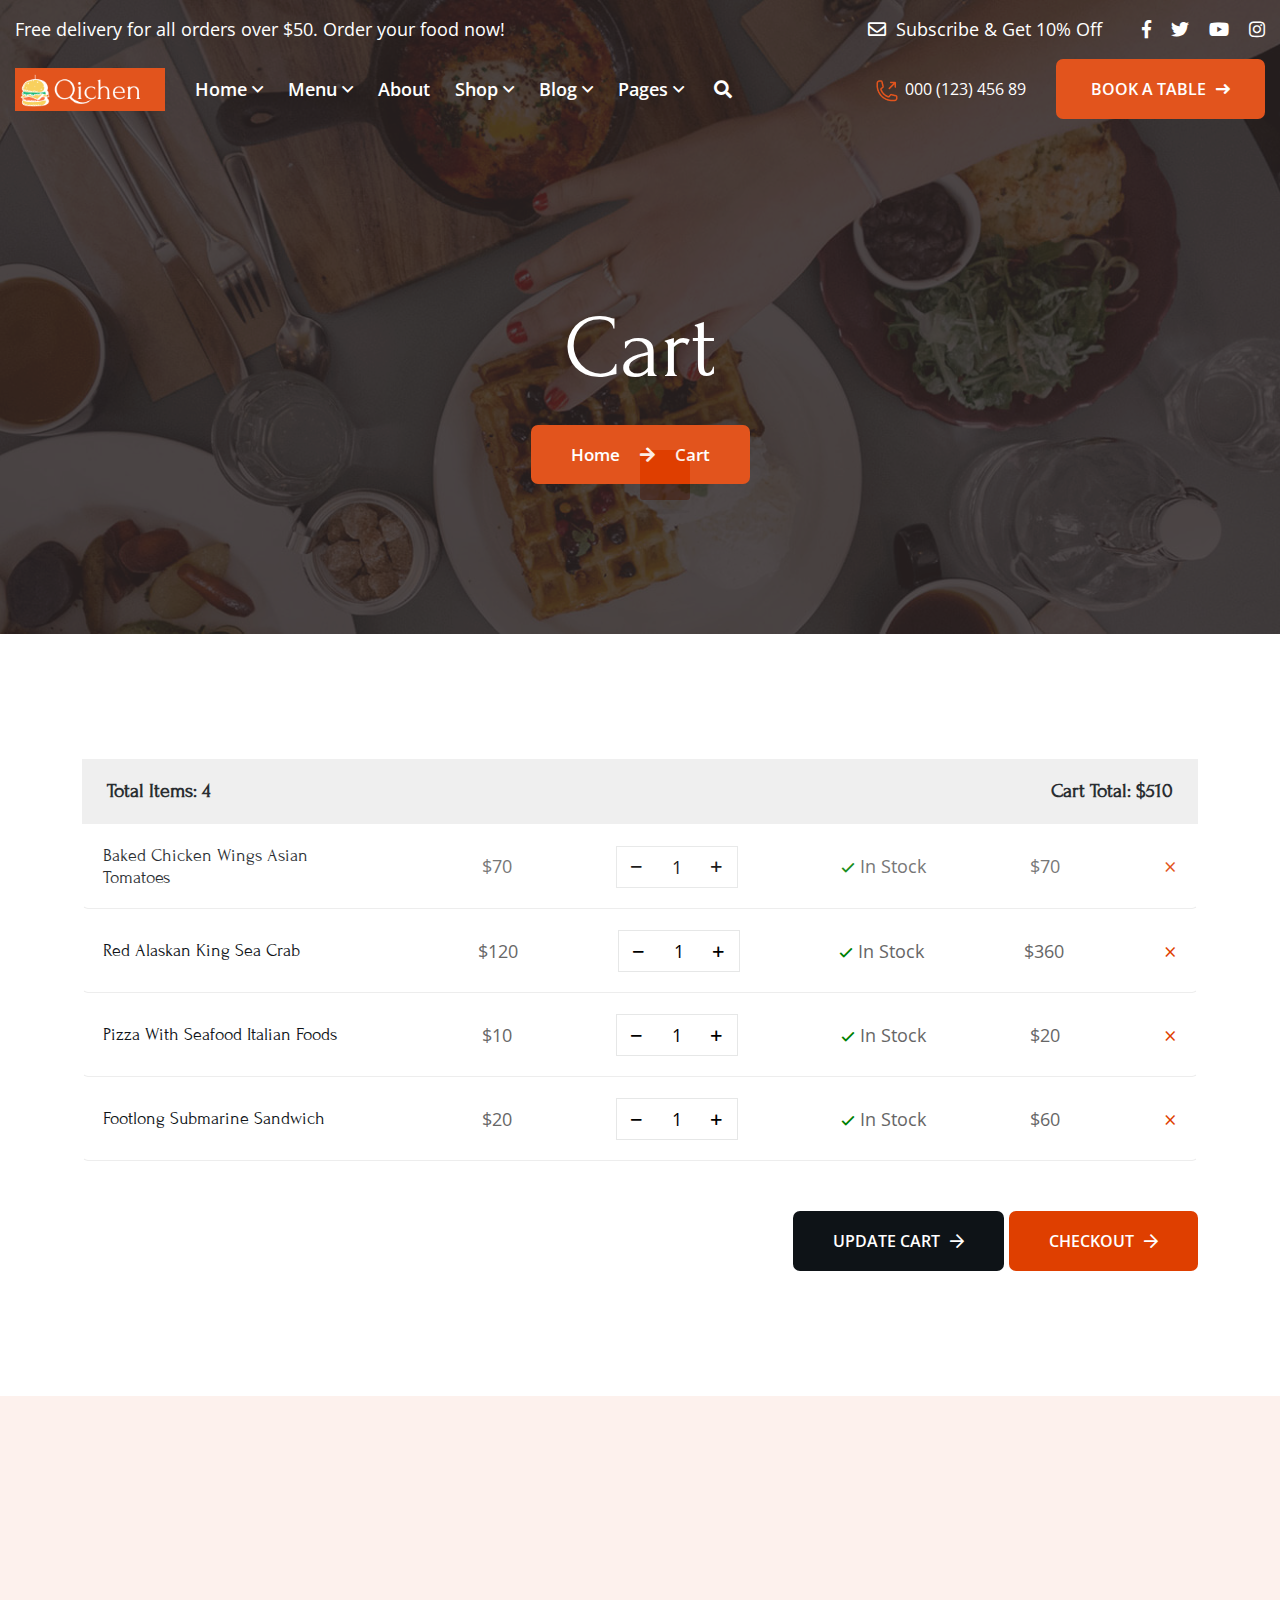
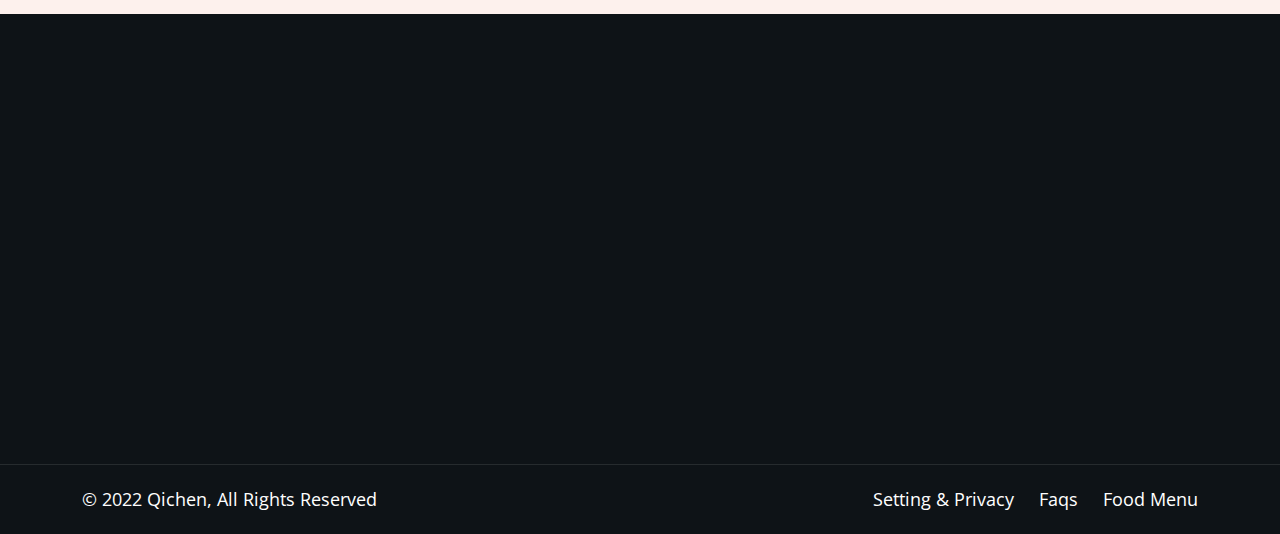
<file: cart.html>
<!DOCTYPE html>
<html lang="zxx">

<head>
    <!--====== Required meta tags ======-->
    <meta charset="utf-8">
    <meta http-equiv="x-ua-compatible" content="ie=edge">
    <meta name="description" content="">
    <meta name="viewport" content="width=device-width, initial-scale=1, shrink-to-fit=no">
    <!--====== Title ======-->
    <title>Qichen - Restaurant HTML Template</title>
    <!--====== Favicon Icon ======-->
    <link rel="shortcut icon" href="assets/images/favicon.ico" type="image/png">
    <!--====== Flaticon css ======-->
    <link rel="stylesheet" href="assets/fonts/flaticon/flaticon.css">
    <!--====== FontAwesome css ======-->
    <link rel="stylesheet" href="assets/fonts/fontawesome/css/all.min.css">
    <!--====== Bootstrap css ======-->
    <link rel="stylesheet" href="assets/vendor/bootstrap/css/bootstrap.min.css">
    <!--====== magnific-popup css ======-->
    <link rel="stylesheet" href="assets/vendor/magnific-popup/dist/magnific-popup.css">
    <!--====== Slick-popup css ======-->
    <link rel="stylesheet" href="assets/vendor/slick/slick.css">
    <!--====== Jquery UI css ======-->
    <link rel="stylesheet" href="assets/vendor/jquery-ui/jquery-ui.min.css">
    <!--====== Nice Select css ======-->
    <link rel="stylesheet" href="assets/vendor/nice-select/css/nice-select.css">
    <!--====== Animate css ======-->
    <link rel="stylesheet" href="assets/vendor/animate.css">
    <!--====== Default css ======-->
    <link rel="stylesheet" href="assets/css/default.css">
    <!--====== Style css ======-->
    <link rel="stylesheet" href="assets/css/style.css">
</head>

<body>
    <!--====== Start Preloader ======-->
    <div class="preloader">
        <div class="loader">
            <div class="pre-shadow"></div>
            <div class="pre-box"></div>
        </div>
    </div>
    <!--====== End Preloader ======-->
    <!--====== Search From ======-->
    <div class="modal fade search-modal" id="search-modal">
        <div class="modal-dialog modal-dialog-centered">
            <div class="modal-content">
                <form>
                    <div class="form_group">
                        <input type="text" class="form_control" placeholder="Search here" name="search">
                        <label><i class="fa fa-search"></i></label>
                    </div>
                </form>
            </div>
        </div>
    </div>
    <!--====== Search From ======-->
    <!--====== Start Header ======-->
    <header class="header-area page-header transparent-header">
        <div class="top-bar text-white">
            <div class="container-fluid">
                <div class="row">
                    <div class="col-lg-7">
                        <div class="top-left">
                            <span class="text">Free delivery for all orders over $50. Order your food now!</span>
                        </div>
                    </div>
                    <div class="col-lg-5">
                        <div class="top-right d-flex align-items-center justify-content-lg-end">
                            <span class="text"><i class="far fa-envelope"></i>Subscribe & Get 10% Off</span>
                            <ul class="social-link">
                                <li><a href="#"><i class="fab fa-facebook-f"></i></a></li>
                                <li><a href="#"><i class="fab fa-twitter"></i></a></li>
                                <li><a href="#"><i class="fab fa-youtube"></i></a></li>
                                <li><a href="#"><i class="fab fa-instagram"></i></a></li>
                            </ul>
                        </div>
                    </div>
                </div>
            </div>
        </div>
        <!--=== Header Navigation ===-->
        <div class="header-navigation navigation-two navigation-white">
            <div class="nav-overlay"></div>
            <div class="container-fluid">
                <!--=== Primary Menu ===-->
                <div class="primary-menu">
                    <!--=== Site Branding ===-->
                    <div class="site-branding">
                        <a href="index.html" class="brand-logo"><img src="assets/images/logo/logo-white.png" alt="Site Logo"></a>
                    </div>
                    <!--=== Nav Inner Menu ===-->
                    <div class="nav-inner-menu">
                        <div class="nav-menu">
                            <!--=== Mobile Logo ===-->
                            <div class="mobile-logo mb-30 d-block d-xl-none text-center">
                                <a href="index.html" class="brand-logo"><img src="assets/images/logo/logo-black.png" alt="Site Logo"></a>
                            </div>
                            <!--=== Main Menu ===-->
                            <nav class="main-menu">
                                <ul>
                                    <li class="menu-item has-children"><a href="#" class="active">Home</a>
                                        <ul class="sub-menu">
                                            <li><a href="index.html">Home Restaurant</a></li>
                                            <li><a href="index-2.html">Home Fastfood</a></li>
                                            <li><a href="index-3.html">Home Seafood</a></li>
                                        </ul>
                                    </li>
                                    <li class="menu-item has-children"><a href="#">Menu</a>
                                        <ul class="sub-menu">
                                            <li><a href="menu-fastfood.html">Menu Fastfood</a></li>
                                            <li><a href="menu-seafood.html">Menu Seafood</a></li>
                                        </ul>
                                    </li>
                                    <li class="menu-item"><a href="about.html">About</a></li>
                                    <li class="menu-item has-children"><a href="#">Shop</a>
                                        <ul class="sub-menu">
                                            <li><a href="products.html">Our Products</a></li>
                                            <li><a href="product-details.html">Product Details</a></li>
                                            <li><a href="cart.html">Sopping Cart</a></li>
                                            <li><a href="checkout.html">Checkout</a></li>
                                        </ul>
                                    </li>
                                    <li class="menu-item has-children"><a href="#">Blog</a>
                                        <ul class="sub-menu">
                                            <li><a href="blog-standard.html">Blog Standard</a></li>
                                            <li><a href="blog-details.html">Blog Details</a></li>
                                        </ul>
                                    </li>
                                    <li class="menu-item has-children"><a href="#">Pages</a>
                                        <ul class="sub-menu">
                                            <li><a href="gallery.html">Our Gallery</a></li>
                                            <li><a href="chefs.html">Our Chefs</a></li>
                                            <li><a href="history.html">Our History</a></li>
                                            <li><a href="reservations.html">Reservations</a></li>
                                            <li><a href="404.html">404</a></li>
                                            <li><a href="faq.html">Faq</a></li>
                                            <li><a href="contact.html">Contact</a></li>
                                        </ul>
                                    </li>
                                </ul>
                            </nav>
                            <!--=== Nav Button ===-->
                            <div class="menu-button mt-40 d-xl-none">
                                <a href="contact.html" class="main-btn btn-red">Book a Table<i class="fas fa-long-arrow-right"></i></a>
                            </div>
                        </div>
                        <!--=== Nav right Item ===-->
                        <div class="nav-right-item d-flex align-items-center">
                            <div class="search-button">
                                <div class="search-btn" data-bs-toggle="modal" data-bs-target="#search-modal"><i class="fas fa-search"></i></div>
                            </div>
                            <div class="nav-call-button">
                                <span><img src="assets/images/call.png" alt="icon"><a href="tel:000(123)45689">000 (123) 456 89</a></span>
                            </div>
                            <div class="menu-button d-xl-block d-none">
                                <a href="contact.html" class="main-btn btn-red">Book a Table<i class="fas fa-long-arrow-right"></i></a>
                            </div>
                            <div class="navbar-toggler">
                                <span></span>
                                <span></span>
                                <span></span>
                            </div>
                        </div>
                    </div>
                </div>
            </div>
        </div>
    </header>
    <!--====== End Header ======-->
    <!--====== Start Breadcrumb Section ======-->
    <section class="page-banner light-red-bg p-r z-1 bg_cover" style="background-image: url(assets/images/bg/page-bg-1.jpg);">
        <div class="container">
            <div class="row justify-content-center">
                <div class="col-lg-10">
                    <div class="page-banner-content text-center wow fadeInDown">
                        <h1 class="page-title">Cart</h1>
                        <ul class="breadcrumb-link text-white">
                            <li><a href="index.html">Home</a></li>
                            <li class="active">Cart</li>
                        </ul>
                    </div>
                </div>
            </div>
        </div>
    </section>
    <!--====== End Breadcrumb Section ======-->
    
    <!--====== Start Shopping Cart Section ======-->
   <section class="cart-page pt-125 pb-125">
        <div class="container">
            <div class="cart-total-product">
                <div class="total-cart-price">
                    <h5>Total Items: 4</h5>
                    <h5>Cart Total: $510</h5>
                </div>
                <div class="cart-item-wrap">
                    <div class="alert fade show cart-single-item">
                        <h6 class="product-name">Baked Chicken Wings Asian Tomatoes</h6>
                        <span class="product-price">$70</span>
                        <div class="quantity-input">
                            <input type="number" min="1" max="10" value="1">
                        </div>
                        <span class="avilable"><i class="far fa-check"></i> In Stock</span>
                        <span class="product-total-price">$70</span>
                        <button type="button" class="close" data-bs-dismiss="alert"><span aria-hidden="true">&times;</span></button>
                    </div>
                    <div class="alert fade show cart-single-item">
                        <h6 class="product-name">Red Alaskan King Sea Crab</h6>
                        <span class="product-price">$120</span>
                        <div class="quantity-input">
                            <input type="number" min="1" max="10" value="1">
                        </div>
                        <span class="avilable"><i class="far fa-check"></i> In Stock</span>
                        <span class="product-total-price">$360</span>
                        <button type="button" class="close" data-bs-dismiss="alert"><span aria-hidden="true">&times;</span></button>
                    </div>
                    <div class="alert fade show cart-single-item">
                        <h6 class="product-name">Pizza With Seafood Italian Foods</h6>
                        <span class="product-price">$10</span>
                        <div class="quantity-input">
                            <input type="number" min="1" max="10" value="1">
                        </div>
                        <span class="avilable"><i class="far fa-check"></i> In Stock</span>
                        <span class="product-total-price">$20</span>
                        <button type="button" class="close" data-bs-dismiss="alert"><span aria-hidden="true">&times;</span></button>
                    </div>
                    <div class="alert fade show cart-single-item">
                        <h6 class="product-name">Footlong Submarine Sandwich</h6>
                        <span class="product-price">$20</span>
                        <div class="quantity-input">
                            <input type="number" min="1" max="10" value="1">
                        </div>
                        <span class="avilable"><i class="far fa-check"></i> In Stock</span>
                        <span class="product-total-price">$60</span>
                        <button type="button" class="close" data-bs-dismiss="alert"><span aria-hidden="true">&times;</span></button>
                    </div>
                </div>
            </div>

            <div class="cart-total-price mt-40">
                <div class="row justify-content-end text-center text-lg-left">
                    <div class="col-lg-6">
                        <div class="update-shopping text-lg-end">
                            <a href="cart.html" class="main-btn btn-black mt-10">update cart<i class="far fa-arrow-right"></i></a>
                            <a href="checkout.html" class="main-btn btn-red mt-10">checkout<i class="far fa-arrow-right"></i></a>
                        </div>
                    </div>
                </div>
            </div>
        </div>
    </section>
    <!--====== End Shopping Cart Section ======-->
    
    <!--====== Start Partners Section ======-->
    <section class="partners-section light-red-bg pt-60 pb-60">
        <div class="container">
            <!--=== Partners Slider ===-->
            <div class="partner-slider-one wow fadeInDown">
                <div class="single-partner-item">
                    <div class="partner-img">
                        <a href="#"><img src="assets/images/partners/partner-1.png" alt="Partner Image"></a>
                    </div>
                </div>
                <div class="single-partner-item">
                    <div class="partner-img">
                        <a href="#"><img src="assets/images/partners/partner-2.png" alt="Partner Image"></a>
                    </div>
                </div>
                <div class="single-partner-item">
                    <div class="partner-img">
                        <a href="#"><img src="assets/images/partners/partner-3.png" alt="Partner Image"></a>
                    </div>
                </div>
                <div class="single-partner-item">
                    <div class="partner-img">
                        <a href="#"><img src="assets/images/partners/partner-4.png" alt="Partner Image"></a>
                    </div>
                </div>
                <div class="single-partner-item">
                    <div class="partner-img">
                        <a href="#"><img src="assets/images/partners/partner-5.png" alt="Partner Image"></a>
                    </div>
                </div>
                <div class="single-partner-item">
                    <div class="partner-img">
                        <a href="#"><img src="assets/images/partners/partner-6.png" alt="Partner Image"></a>
                    </div>
                </div>
                <div class="single-partner-item">
                    <div class="partner-img">
                        <a href="#"><img src="assets/images/partners/partner-4.png" alt="Partner Image"></a>
                    </div>
                </div>
            </div>
        </div>
    </section>
    <!--====== End Partners Section ======-->
    <!--=== Start Footer ===-->
    <footer class="footer-dark dark-black-bg text-white p-r z-1 pt-80">
        <!--=== Footer Widget ===-->
        <div class="footer-widget-area pb-10 pb-40">
            <div class="container">
                <div class="row">
                    <div class="col-lg-3 col-md-6">
                        <div class="footer-widget about-company-widget pr-lg-30 mb-40 wow fadeInUp">
                            <div class="footer-content">
                                <a href="index.html" class="footer-logo mb-30"><img src="assets/images/logo/logo-white.png" alt="Brand Logo"></a>
                                <p>Sit amet consectetur adipiscing elitsue risus mauris adipis</p>
                                <form>
                                    <div class="form_group">
                                        <label><i class="far fa-arrow-right"></i></label>
                                        <input type="email" class="form_control" placeholder="Email Address" name="email">
                                    </div>
                                </form>
                            </div>
                        </div>
                    </div>
                    <div class="col-lg-2 col-md-6">
                        <div class="footer-widget footer-nav-widget pl-lg-30 mb-40 wow fadeInDown">
                            <h4 class="widget-title">Quick Links</h4>
                            <div class="footer-nav-content">
                                <ul class="footer-nav">
                                    <li><a href="#">About Company</a></li>
                                    <li><a href="#">Home Shop</a></li>
                                    <li><a href="#">Our Menu (CMS)</a></li>
                                    <li><a href="#">Shop (Ecom)</a></li>
                                    <li><a href="#">Recipes</a></li>
                                </ul>
                            </div>
                        </div>
                    </div>
                    <div class="col-lg-4 col-md-6">
                        <div class="footer-widget footer-nav-widget-two pl-lg-70 mb-40 wow fadeInUp">
                            <h4 class="widget-title">Quick Links</h4>
                            <div class="footer-nav-content">
                                <ul class="footer-nav">
                                    <li><a href="#">Hamburger</a></li>
                                    <li><a href="#">Chicken Burger</a></li>
                                    <li><a href="#">Vegetable Pizza</a></li>
                                    <li><a href="#">Chicken Roll</a></li>
                                    <li><a href="#">Ice-Cream</a></li>
                                </ul>
                                <ul class="footer-nav">
                                    <li><a href="#">Potato</a></li>
                                    <li><a href="#">Organic Juice</a></li>
                                    <li><a href="#">Lemon Juice</a></li>
                                    <li><a href="#">MuTton Tikka</a></li>
                                    <li><a href="#">Seafoods</a></li>
                                </ul>
                            </div>
                        </div>
                    </div>
                    <div class="col-lg-3 col-md-6">
                        <div class="footer-widget contact-info-widget pl-lg-70 mb-40 wow fadeInDown">
                            <div class="contact-info-box mb-20">
                                <span class="title">Call for order:</span>
                                <h3><a href="tel:+125865892">+1 2586 5892</a></h3>
                                <p><a href="mailto:hello@example.com">hello@example.com</a></p>
                            </div>
                            <div class="contact-info-box mb-20">
                                <span class="title">Location :</span>
                                <p>119 Tanglewood Lane
                                    Gulfport, MS 39503</p>
                            </div>
                        </div>
                    </div>
                </div>
            </div>
        </div>
        <!--=== Copyright Area ===-->
        <div class="copyright-area border-top-1">
            <div class="container">
                <div class="row">
                    <div class="col-lg-6">
                        <div class="copyright-text">
                            <P>&copy; 2022 Qichen, All Rights Reserved</P>
                        </div>
                    </div>
                    <div class="col-lg-6">
                        <div class="copyright-nav float-lg-end">
                            <ul>
                                <li><a href="#">Setting & Privacy</a></li>
                                <li><a href="#">Faqs</a></li>
                                <li><a href="#">Food Menu</a></li>
                            </ul>
                        </div>
                    </div>
                </div>
            </div>
        </div>
    </footer>
    <!--=== End Footer ===-->
    <!--=== End Reservation Section ===-->
    <!--====== Back To Top  ======-->
    <a href="#" class="back-to-top"><i class="far fa-angle-up"></i></a>
    <!--====== Jquery js ======-->
    <script src="assets/vendor/jquery-3.6.0.min.js"></script>
    <!--====== Bootstrap js ======-->
    <script src="assets/vendor/popper/popper.min.js"></script>
    <!--====== Bootstrap js ======-->
    <script src="assets/vendor/bootstrap/js/bootstrap.min.js"></script>
    <!--====== Slick js ======-->
    <script src="assets/vendor/slick/slick.min.js"></script>
    <!--====== Magnific js ======-->
    <script src="assets/vendor/magnific-popup/dist/jquery.magnific-popup.min.js"></script>
    <!--====== Isotope js ======-->
    <script src="assets/vendor/isotope.min.js"></script>
    <!--====== Imagesloaded js ======-->
    <script src="assets/vendor/imagesloaded.min.js"></script>
    <!--====== Counterup js ======-->
    <script src="assets/vendor/jquery.counterup.min.js"></script>
    <!--====== Waypoints js ======-->
    <script src="assets/vendor/jquery.waypoints.js"></script>
    <!--====== Nice-select js ======-->
    <script src="assets/vendor/nice-select/js/jquery.nice-select.min.js"></script>
    <!--====== jquery UI js ======-->
    <script src="assets/vendor/jquery-ui/jquery-ui.min.js"></script>
    <!--====== Nice Number js ======-->
    <script src="assets/vendor/jquery.nice-number.min.js"></script>
    <!--====== WOW js ======-->
    <script src="assets/vendor/wow.min.js"></script>
    <!--====== Main js ======-->
    <script src="assets/js/theme.js"></script>
</body>

</html>
</file>
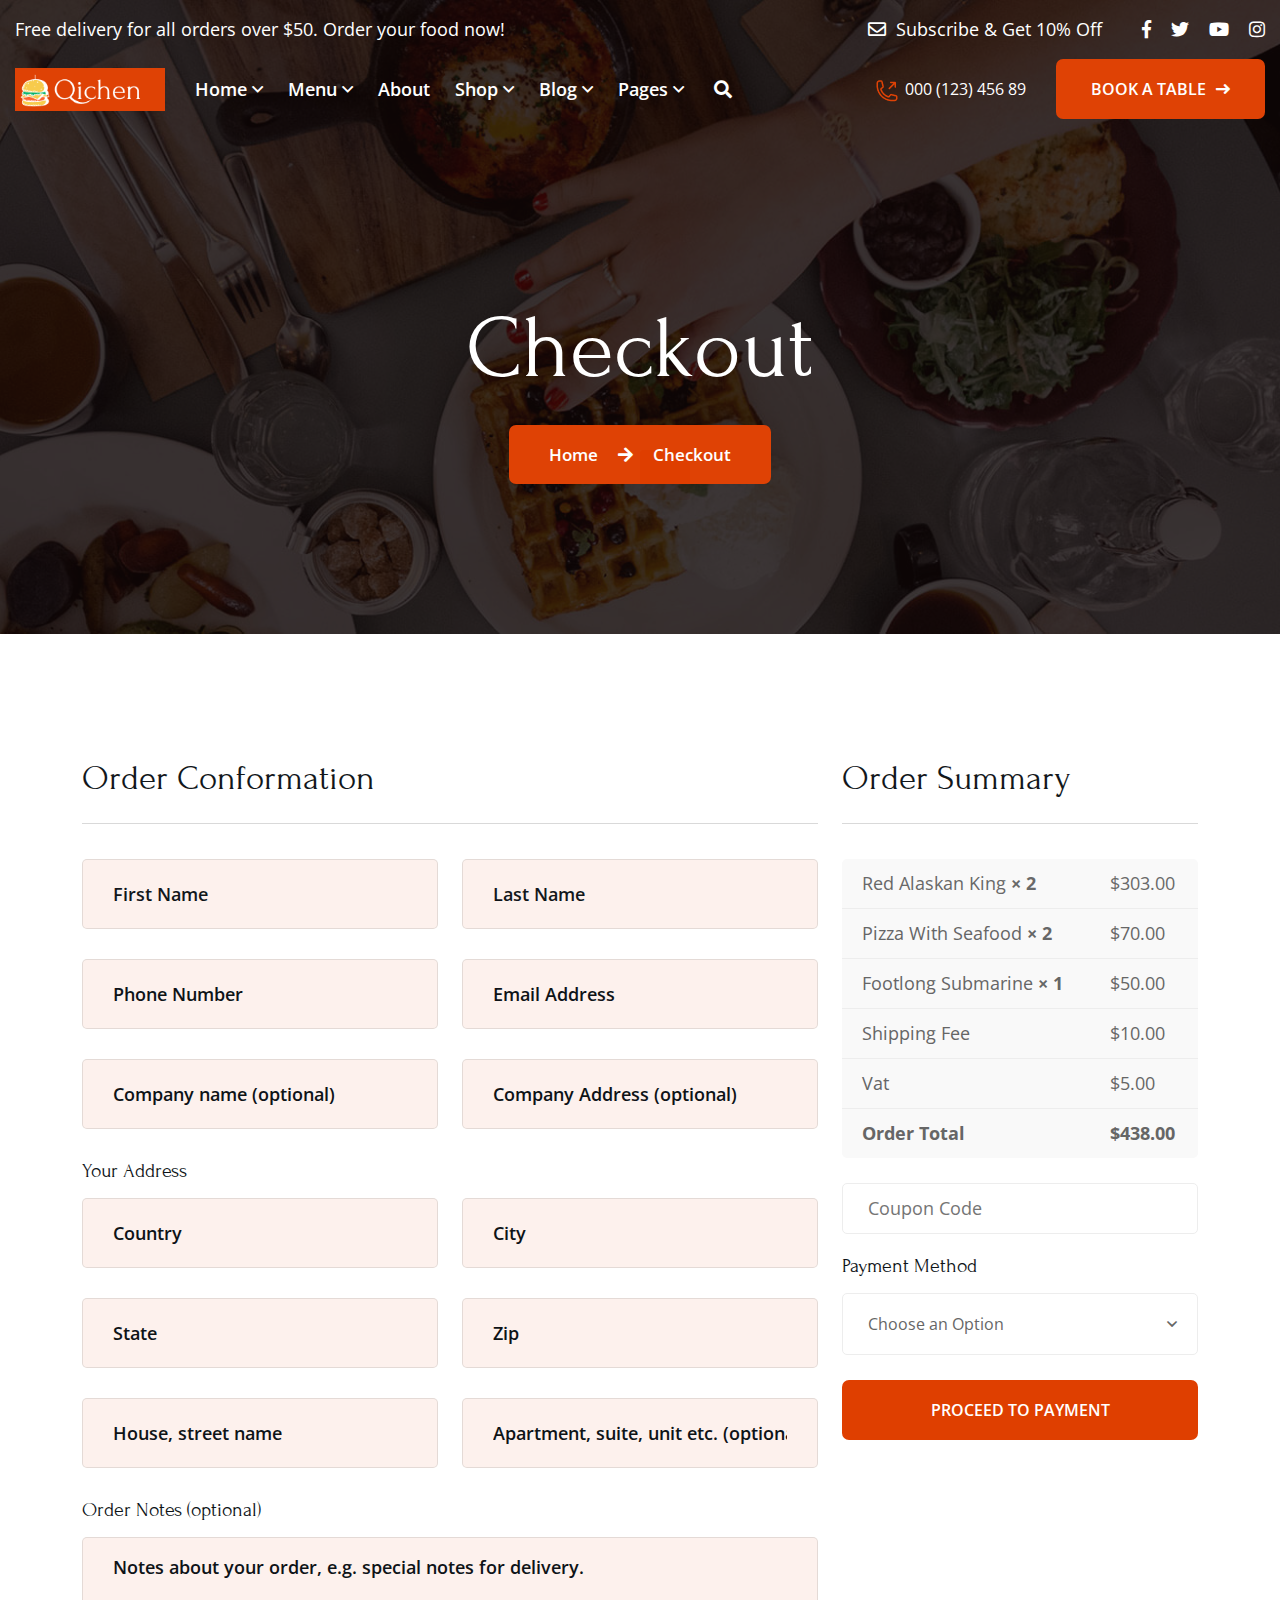
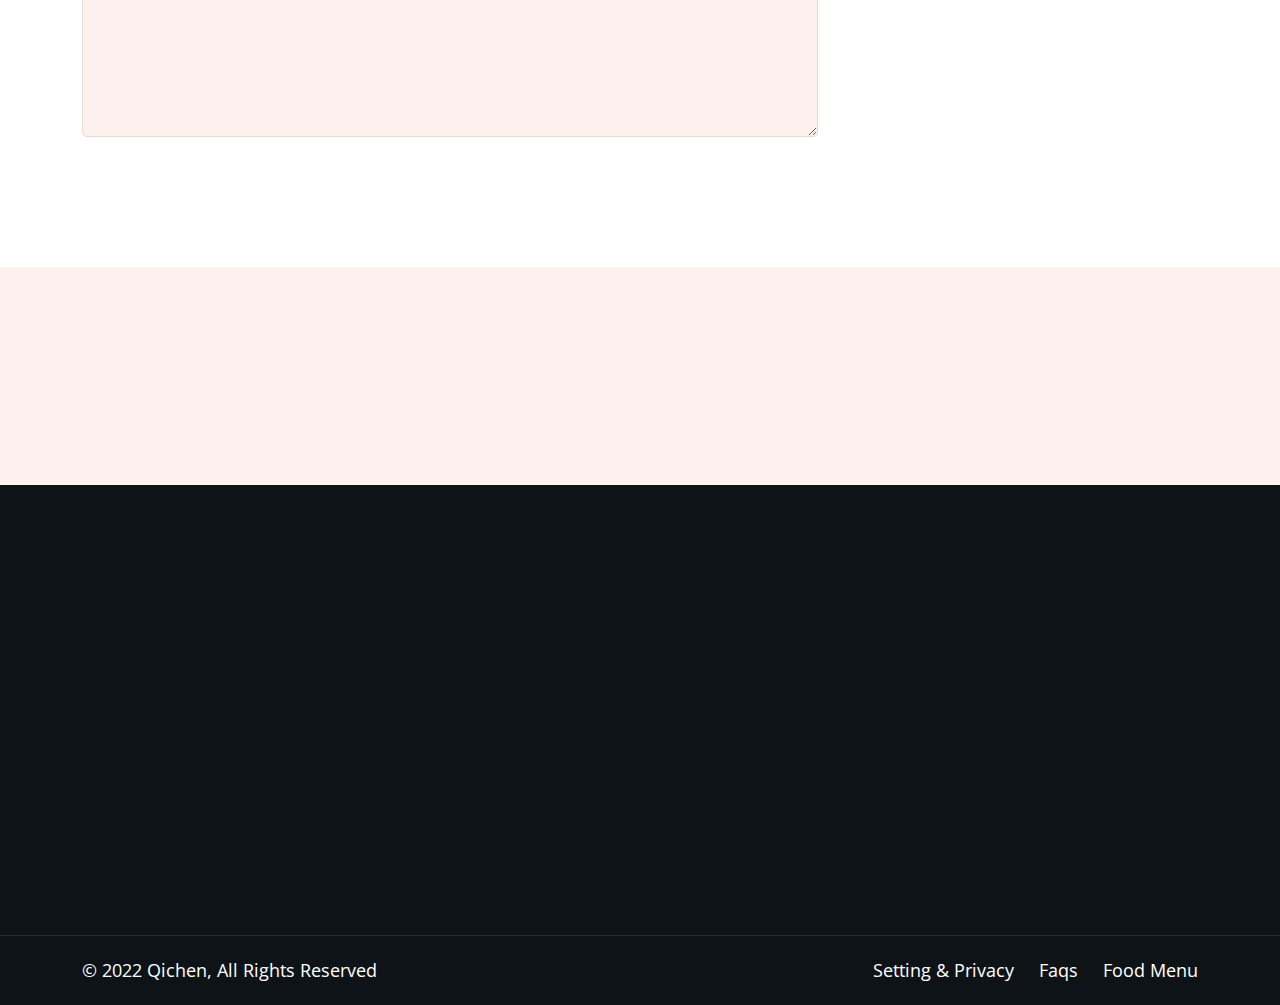
<file: checkout.html>
<!DOCTYPE html>
<html lang="zxx">

<head>
    <!--====== Required meta tags ======-->
    <meta charset="utf-8">
    <meta http-equiv="x-ua-compatible" content="ie=edge">
    <meta name="description" content="">
    <meta name="viewport" content="width=device-width, initial-scale=1, shrink-to-fit=no">
    <!--====== Title ======-->
    <title>Qichen - Restaurant HTML Template</title>
    <!--====== Favicon Icon ======-->
    <link rel="shortcut icon" href="assets/images/favicon.ico" type="image/png">
    <!--====== Flaticon css ======-->
    <link rel="stylesheet" href="assets/fonts/flaticon/flaticon.css">
    <!--====== FontAwesome css ======-->
    <link rel="stylesheet" href="assets/fonts/fontawesome/css/all.min.css">
    <!--====== Bootstrap css ======-->
    <link rel="stylesheet" href="assets/vendor/bootstrap/css/bootstrap.min.css">
    <!--====== magnific-popup css ======-->
    <link rel="stylesheet" href="assets/vendor/magnific-popup/dist/magnific-popup.css">
    <!--====== Slick-popup css ======-->
    <link rel="stylesheet" href="assets/vendor/slick/slick.css">
    <!--====== Jquery UI css ======-->
    <link rel="stylesheet" href="assets/vendor/jquery-ui/jquery-ui.min.css">
    <!--====== Nice Select css ======-->
    <link rel="stylesheet" href="assets/vendor/nice-select/css/nice-select.css">
    <!--====== Animate css ======-->
    <link rel="stylesheet" href="assets/vendor/animate.css">
    <!--====== Default css ======-->
    <link rel="stylesheet" href="assets/css/default.css">
    <!--====== Style css ======-->
    <link rel="stylesheet" href="assets/css/style.css">
</head>

<body>
    <!--====== Start Preloader ======-->
    <div class="preloader">
        <div class="loader">
            <div class="pre-shadow"></div>
            <div class="pre-box"></div>
        </div>
    </div>
    <!--====== End Preloader ======-->
    <!--====== Search From ======-->
    <div class="modal fade search-modal" id="search-modal">
        <div class="modal-dialog modal-dialog-centered">
            <div class="modal-content">
                <form>
                    <div class="form_group">
                        <input type="text" class="form_control" placeholder="Search here" name="search">
                        <label><i class="fa fa-search"></i></label>
                    </div>
                </form>
            </div>
        </div>
    </div>
    <!--====== Search From ======-->
    <!--====== Start Header ======-->
    <header class="header-area page-header transparent-header">
        <div class="top-bar text-white">
            <div class="container-fluid">
                <div class="row">
                    <div class="col-lg-7">
                        <div class="top-left">
                            <span class="text">Free delivery for all orders over $50. Order your food now!</span>
                        </div>
                    </div>
                    <div class="col-lg-5">
                        <div class="top-right d-flex align-items-center justify-content-lg-end">
                            <span class="text"><i class="far fa-envelope"></i>Subscribe & Get 10% Off</span>
                            <ul class="social-link">
                                <li><a href="#"><i class="fab fa-facebook-f"></i></a></li>
                                <li><a href="#"><i class="fab fa-twitter"></i></a></li>
                                <li><a href="#"><i class="fab fa-youtube"></i></a></li>
                                <li><a href="#"><i class="fab fa-instagram"></i></a></li>
                            </ul>
                        </div>
                    </div>
                </div>
            </div>
        </div>
        <!--=== Header Navigation ===-->
        <div class="header-navigation navigation-two navigation-white">
            <div class="nav-overlay"></div>
            <div class="container-fluid">
                <!--=== Primary Menu ===-->
                <div class="primary-menu">
                    <!--=== Site Branding ===-->
                    <div class="site-branding">
                        <a href="index.html" class="brand-logo"><img src="assets/images/logo/logo-white.png" alt="Site Logo"></a>
                    </div>
                    <!--=== Nav Inner Menu ===-->
                    <div class="nav-inner-menu">
                        <div class="nav-menu">
                            <!--=== Mobile Logo ===-->
                            <div class="mobile-logo mb-30 d-block d-xl-none text-center">
                                <a href="index.html" class="brand-logo"><img src="assets/images/logo/logo-black.png" alt="Site Logo"></a>
                            </div>
                            <!--=== Main Menu ===-->
                            <nav class="main-menu">
                                <ul>
                                    <li class="menu-item has-children"><a href="#" class="active">Home</a>
                                        <ul class="sub-menu">
                                            <li><a href="index.html">Home Restaurant</a></li>
                                            <li><a href="index-2.html">Home Fastfood</a></li>
                                            <li><a href="index-3.html">Home Seafood</a></li>
                                        </ul>
                                    </li>
                                    <li class="menu-item has-children"><a href="#">Menu</a>
                                        <ul class="sub-menu">
                                            <li><a href="menu-fastfood.html">Menu Fastfood</a></li>
                                            <li><a href="menu-seafood.html">Menu Seafood</a></li>
                                        </ul>
                                    </li>
                                    <li class="menu-item"><a href="about.html">About</a></li>
                                    <li class="menu-item has-children"><a href="#">Shop</a>
                                        <ul class="sub-menu">
                                            <li><a href="products.html">Our Products</a></li>
                                            <li><a href="product-details.html">Product Details</a></li>
                                            <li><a href="cart.html">Sopping Cart</a></li>
                                            <li><a href="checkout.html">Checkout</a></li>
                                        </ul>
                                    </li>
                                    <li class="menu-item has-children"><a href="#">Blog</a>
                                        <ul class="sub-menu">
                                            <li><a href="blog-standard.html">Blog Standard</a></li>
                                            <li><a href="blog-details.html">Blog Details</a></li>
                                        </ul>
                                    </li>
                                    <li class="menu-item has-children"><a href="#">Pages</a>
                                        <ul class="sub-menu">
                                            <li><a href="gallery.html">Our Gallery</a></li>
                                            <li><a href="chefs.html">Our Chefs</a></li>
                                            <li><a href="history.html">Our History</a></li>
                                            <li><a href="reservations.html">Reservations</a></li>
                                            <li><a href="404.html">404</a></li>
                                            <li><a href="faq.html">Faq</a></li>
                                            <li><a href="contact.html">Contact</a></li>
                                        </ul>
                                    </li>
                                </ul>
                            </nav>
                            <!--=== Nav Button ===-->
                            <div class="menu-button mt-40 d-xl-none">
                                <a href="contact.html" class="main-btn btn-red">Book a Table<i class="fas fa-long-arrow-right"></i></a>
                            </div>
                        </div>
                        <!--=== Nav right Item ===-->
                        <div class="nav-right-item d-flex align-items-center">
                            <div class="search-button">
                                <div class="search-btn" data-bs-toggle="modal" data-bs-target="#search-modal"><i class="fas fa-search"></i></div>
                            </div>
                            <div class="nav-call-button">
                                <span><img src="assets/images/call.png" alt="icon"><a href="tel:000(123)45689">000 (123) 456 89</a></span>
                            </div>
                            <div class="menu-button d-xl-block d-none">
                                <a href="contact.html" class="main-btn btn-red">Book a Table<i class="fas fa-long-arrow-right"></i></a>
                            </div>
                            <div class="navbar-toggler">
                                <span></span>
                                <span></span>
                                <span></span>
                            </div>
                        </div>
                    </div>
                </div>
            </div>
        </div>
    </header>
    <!--====== End Header ======-->
    <!--====== Start Breadcrumb Section ======-->
    <section class="page-banner light-red-bg p-r z-1 bg_cover" style="background-image: url(assets/images/bg/page-bg-1.jpg);">
        <div class="container">
            <div class="row justify-content-center">
                <div class="col-lg-10">
                    <div class="page-banner-content text-center wow fadeInDown">
                        <h1 class="page-title">Checkout</h1>
                        <ul class="breadcrumb-link text-white">
                            <li><a href="index.html">Home</a></li>
                            <li class="active">Checkout</li>
                        </ul>
                    </div>
                </div>
            </div>
        </div>
    </section>
    <!--====== End Breadcrumb Section ======-->
    
    <!--====== Start Checkout Section ======-->
   <section class="checkout-page pt-125 pb-100">
        <div class="container">
            <div class="row">
                <div class="col-lg-8">
                    <form id="checkout-form" name="checkout_form" class="contact-form-one rmb-35" action="#" method="POST">
                        <h3 class="from-title mb-25">Order Conformation</h3>
                        <hr>
                        <div class="row mt-35">
                            <div class="col-md-6">
                                <div class="form_group">
                                    <input type="text" id="first-name" name="first-name" class="form_control" value="" placeholder="First Name" required="">
                                </div>
                            </div>
                            <div class="col-md-6">
                                <div class="form_group">
                                    <input type="text" id="last-name" name="last-name" class="form_control" value="" placeholder="Last Name" required="">
                                </div>
                            </div>
                            <div class="col-md-6">
                                <div class="form_group">
                                    <input type="text" id="number" name="number" class="form_control" value="" placeholder="Phone Number" required="">
                                </div>
                            </div>
                            <div class="col-md-6">
                                <div class="form_group">
                                    <input type="email" id="emailAddress" name="email" class="form_control" value="" placeholder="Email Address" required="">
                                </div>
                            </div>
                            <div class="col-md-6">
                                <div class="form_group">
                                    <input type="text" id="company-name" name="company-name" class="form_control" value="" placeholder="Company name (optional)">
                                </div>
                            </div>
                            <div class="col-md-6">
                                <div class="form_group">
                                    <input type="text" id="company-address" name="company-address" class="form_control" value="" placeholder="Company Address (optional)">
                                </div>
                            </div>
                            <div class="col-lg-12">
                                <h5 class="mb-15">Your Address</h5>
                            </div>
                            <div class="col-md-6">
                                <div class="form_group">
                                    <input type="text" id="country" name="country" class="form_control" value="" placeholder="Country" required>
                                </div>
                            </div>
                            <div class="col-md-6">
                                <div class="form_group">
                                    <input type="text" id="city" name="city" class="form_control" value="" placeholder="City" required>
                                </div>
                            </div>
                            <div class="col-md-6">
                                <div class="form_group">
                                    <input type="text" id="state" name="state" class="form_control" value="" placeholder="State" required>
                                </div>
                            </div>
                            <div class="col-md-6">
                                <div class="form_group">
                                    <input type="text" id="zip" name="zip" class="form_control" value="" placeholder="Zip" required>
                                </div>
                            </div>
                            <div class="col-md-6">
                                <div class="form_group">
                                    <input type="text" id="street-name" name="street-name" class="form_control" value="" placeholder="House, street name" required>
                                </div>
                            </div>
                            <div class="col-md-6">
                                <div class="form_group">
                                    <input type="text" id="apartment-name" name="apartment-name" class="form_control" value="" placeholder="Apartment, suite, unit etc. (optional)">
                                </div>
                            </div>
                            <div class="col-lg-12">
                                <h5 class="mb-15">Order Notes (optional)</h5>
                            </div>
                            <div class="col-md-12">
                                <div class="form_group">
                                    <textarea name="order-note" id="order-note" class="form_control" rows="5" placeholder="Notes about your order, e.g. special notes for delivery."></textarea>
                                </div>
                            </div>
                        </div>
                    </form>
                </div>
                <div class="col-lg-4">
                    <form id="payment-method" name="payment-method" class="checkout-form mb-30" action="#" method="POST">
                        <h3 class="from-title mb-25">Order Summary</h3>
                        <hr>
                        <div class="package-summary mt-35 mb-25">
                            <table>
                                <tbody>
                                    <tr>
                                        <td>Red Alaskan King <strong>× 2</strong></td>
                                        <td>$303.00</td>
                                    </tr>
                                    <tr>
                                        <td>Pizza With Seafood <strong>× 2</strong></td>
                                        <td>$70.00</td>
                                    </tr>
                                    <tr>
                                        <td>Footlong Submarine <strong>× 1</strong></td>
                                        <td>$50.00</td>
                                    </tr>
                                    <tr>
                                        <td>Shipping Fee</td>
                                        <td>$10.00</td>
                                    </tr>
                                    <tr>
                                        <td>Vat</td>
                                        <td>$5.00</td>
                                    </tr>
                                    <tr>
                                        <td><strong>Order Total</strong></td>
                                        <td><strong>$438.00</strong></td>
                                    </tr>
                                </tbody>
                            </table>
                        </div>
                        <input class="form_control" type="text" placeholder="Coupon Code">
                        <h5 class="title mt-20 mb-15">Payment Method</h5>
                        <div class="form_group">
                            <select class="form_control" name="payment" id="payment">
                                <option value="default">Choose an Option</option>
                                <option value="payment1">chash on delivey</option>
                                <option value="payment2">Bank Transfer</option>
                                <option value="payment3">Paypal</option>
                            </select>
                        </div>
                        <button type="submit" class="main-btn btn-red mt-25 w-100">Proceed to Payment</button>
                    </form>
                </div>
            </div>
        </div>
    </section>
    <!--====== End Checkout Section ======-->
    
    <!--====== Start Partners Section ======-->
    <section class="partners-section light-red-bg pt-60 pb-60">
        <div class="container">
            <!--=== Partners Slider ===-->
            <div class="partner-slider-one wow fadeInDown">
                <div class="single-partner-item">
                    <div class="partner-img">
                        <a href="#"><img src="assets/images/partners/partner-1.png" alt="Partner Image"></a>
                    </div>
                </div>
                <div class="single-partner-item">
                    <div class="partner-img">
                        <a href="#"><img src="assets/images/partners/partner-2.png" alt="Partner Image"></a>
                    </div>
                </div>
                <div class="single-partner-item">
                    <div class="partner-img">
                        <a href="#"><img src="assets/images/partners/partner-3.png" alt="Partner Image"></a>
                    </div>
                </div>
                <div class="single-partner-item">
                    <div class="partner-img">
                        <a href="#"><img src="assets/images/partners/partner-4.png" alt="Partner Image"></a>
                    </div>
                </div>
                <div class="single-partner-item">
                    <div class="partner-img">
                        <a href="#"><img src="assets/images/partners/partner-5.png" alt="Partner Image"></a>
                    </div>
                </div>
                <div class="single-partner-item">
                    <div class="partner-img">
                        <a href="#"><img src="assets/images/partners/partner-6.png" alt="Partner Image"></a>
                    </div>
                </div>
                <div class="single-partner-item">
                    <div class="partner-img">
                        <a href="#"><img src="assets/images/partners/partner-4.png" alt="Partner Image"></a>
                    </div>
                </div>
            </div>
        </div>
    </section>
    <!--====== End Partners Section ======-->
    <!--=== Start Footer ===-->
    <footer class="footer-dark dark-black-bg text-white p-r z-1 pt-80">
        <!--=== Footer Widget ===-->
        <div class="footer-widget-area pb-10 pb-40">
            <div class="container">
                <div class="row">
                    <div class="col-lg-3 col-md-6">
                        <div class="footer-widget about-company-widget pr-lg-30 mb-40 wow fadeInUp">
                            <div class="footer-content">
                                <a href="index.html" class="footer-logo mb-30"><img src="assets/images/logo/logo-white.png" alt="Brand Logo"></a>
                                <p>Sit amet consectetur adipiscing elitsue risus mauris adipis</p>
                                <form>
                                    <div class="form_group">
                                        <label><i class="far fa-arrow-right"></i></label>
                                        <input type="email" class="form_control" placeholder="Email Address" name="email">
                                    </div>
                                </form>
                            </div>
                        </div>
                    </div>
                    <div class="col-lg-2 col-md-6">
                        <div class="footer-widget footer-nav-widget pl-lg-30 mb-40 wow fadeInDown">
                            <h4 class="widget-title">Quick Links</h4>
                            <div class="footer-nav-content">
                                <ul class="footer-nav">
                                    <li><a href="#">About Company</a></li>
                                    <li><a href="#">Home Shop</a></li>
                                    <li><a href="#">Our Menu (CMS)</a></li>
                                    <li><a href="#">Shop (Ecom)</a></li>
                                    <li><a href="#">Recipes</a></li>
                                </ul>
                            </div>
                        </div>
                    </div>
                    <div class="col-lg-4 col-md-6">
                        <div class="footer-widget footer-nav-widget-two pl-lg-70 mb-40 wow fadeInUp">
                            <h4 class="widget-title">Quick Links</h4>
                            <div class="footer-nav-content">
                                <ul class="footer-nav">
                                    <li><a href="#">Hamburger</a></li>
                                    <li><a href="#">Chicken Burger</a></li>
                                    <li><a href="#">Vegetable Pizza</a></li>
                                    <li><a href="#">Chicken Roll</a></li>
                                    <li><a href="#">Ice-Cream</a></li>
                                </ul>
                                <ul class="footer-nav">
                                    <li><a href="#">Potato</a></li>
                                    <li><a href="#">Organic Juice</a></li>
                                    <li><a href="#">Lemon Juice</a></li>
                                    <li><a href="#">MuTton Tikka</a></li>
                                    <li><a href="#">Seafoods</a></li>
                                </ul>
                            </div>
                        </div>
                    </div>
                    <div class="col-lg-3 col-md-6">
                        <div class="footer-widget contact-info-widget pl-lg-70 mb-40 wow fadeInDown">
                            <div class="contact-info-box mb-20">
                                <span class="title">Call for order:</span>
                                <h3><a href="tel:+125865892">+1 2586 5892</a></h3>
                                <p><a href="mailto:hello@example.com">hello@example.com</a></p>
                            </div>
                            <div class="contact-info-box mb-20">
                                <span class="title">Location :</span>
                                <p>119 Tanglewood Lane
                                    Gulfport, MS 39503</p>
                            </div>
                        </div>
                    </div>
                </div>
            </div>
        </div>
        <!--=== Copyright Area ===-->
        <div class="copyright-area border-top-1">
            <div class="container">
                <div class="row">
                    <div class="col-lg-6">
                        <div class="copyright-text">
                            <P>&copy; 2022 Qichen, All Rights Reserved</P>
                        </div>
                    </div>
                    <div class="col-lg-6">
                        <div class="copyright-nav float-lg-end">
                            <ul>
                                <li><a href="#">Setting & Privacy</a></li>
                                <li><a href="#">Faqs</a></li>
                                <li><a href="#">Food Menu</a></li>
                            </ul>
                        </div>
                    </div>
                </div>
            </div>
        </div>
    </footer>
    <!--=== End Footer ===-->
    <!--=== End Reservation Section ===-->
    <!--====== Back To Top  ======-->
    <a href="#" class="back-to-top"><i class="far fa-angle-up"></i></a>
    <!--====== Jquery js ======-->
    <script src="assets/vendor/jquery-3.6.0.min.js"></script>
    <!--====== Bootstrap js ======-->
    <script src="assets/vendor/popper/popper.min.js"></script>
    <!--====== Bootstrap js ======-->
    <script src="assets/vendor/bootstrap/js/bootstrap.min.js"></script>
    <!--====== Slick js ======-->
    <script src="assets/vendor/slick/slick.min.js"></script>
    <!--====== Magnific js ======-->
    <script src="assets/vendor/magnific-popup/dist/jquery.magnific-popup.min.js"></script>
    <!--====== Isotope js ======-->
    <script src="assets/vendor/isotope.min.js"></script>
    <!--====== Imagesloaded js ======-->
    <script src="assets/vendor/imagesloaded.min.js"></script>
    <!--====== Counterup js ======-->
    <script src="assets/vendor/jquery.counterup.min.js"></script>
    <!--====== Waypoints js ======-->
    <script src="assets/vendor/jquery.waypoints.js"></script>
    <!--====== Nice-select js ======-->
    <script src="assets/vendor/nice-select/js/jquery.nice-select.min.js"></script>
    <!--====== jquery UI js ======-->
    <script src="assets/vendor/jquery-ui/jquery-ui.min.js"></script>
    <!--====== Nice Number js ======-->
    <script src="assets/vendor/jquery.nice-number.min.js"></script>
    <!--====== WOW js ======-->
    <script src="assets/vendor/wow.min.js"></script>
    <!--====== Main js ======-->
    <script src="assets/js/theme.js"></script>
</body>

</html>
</file>
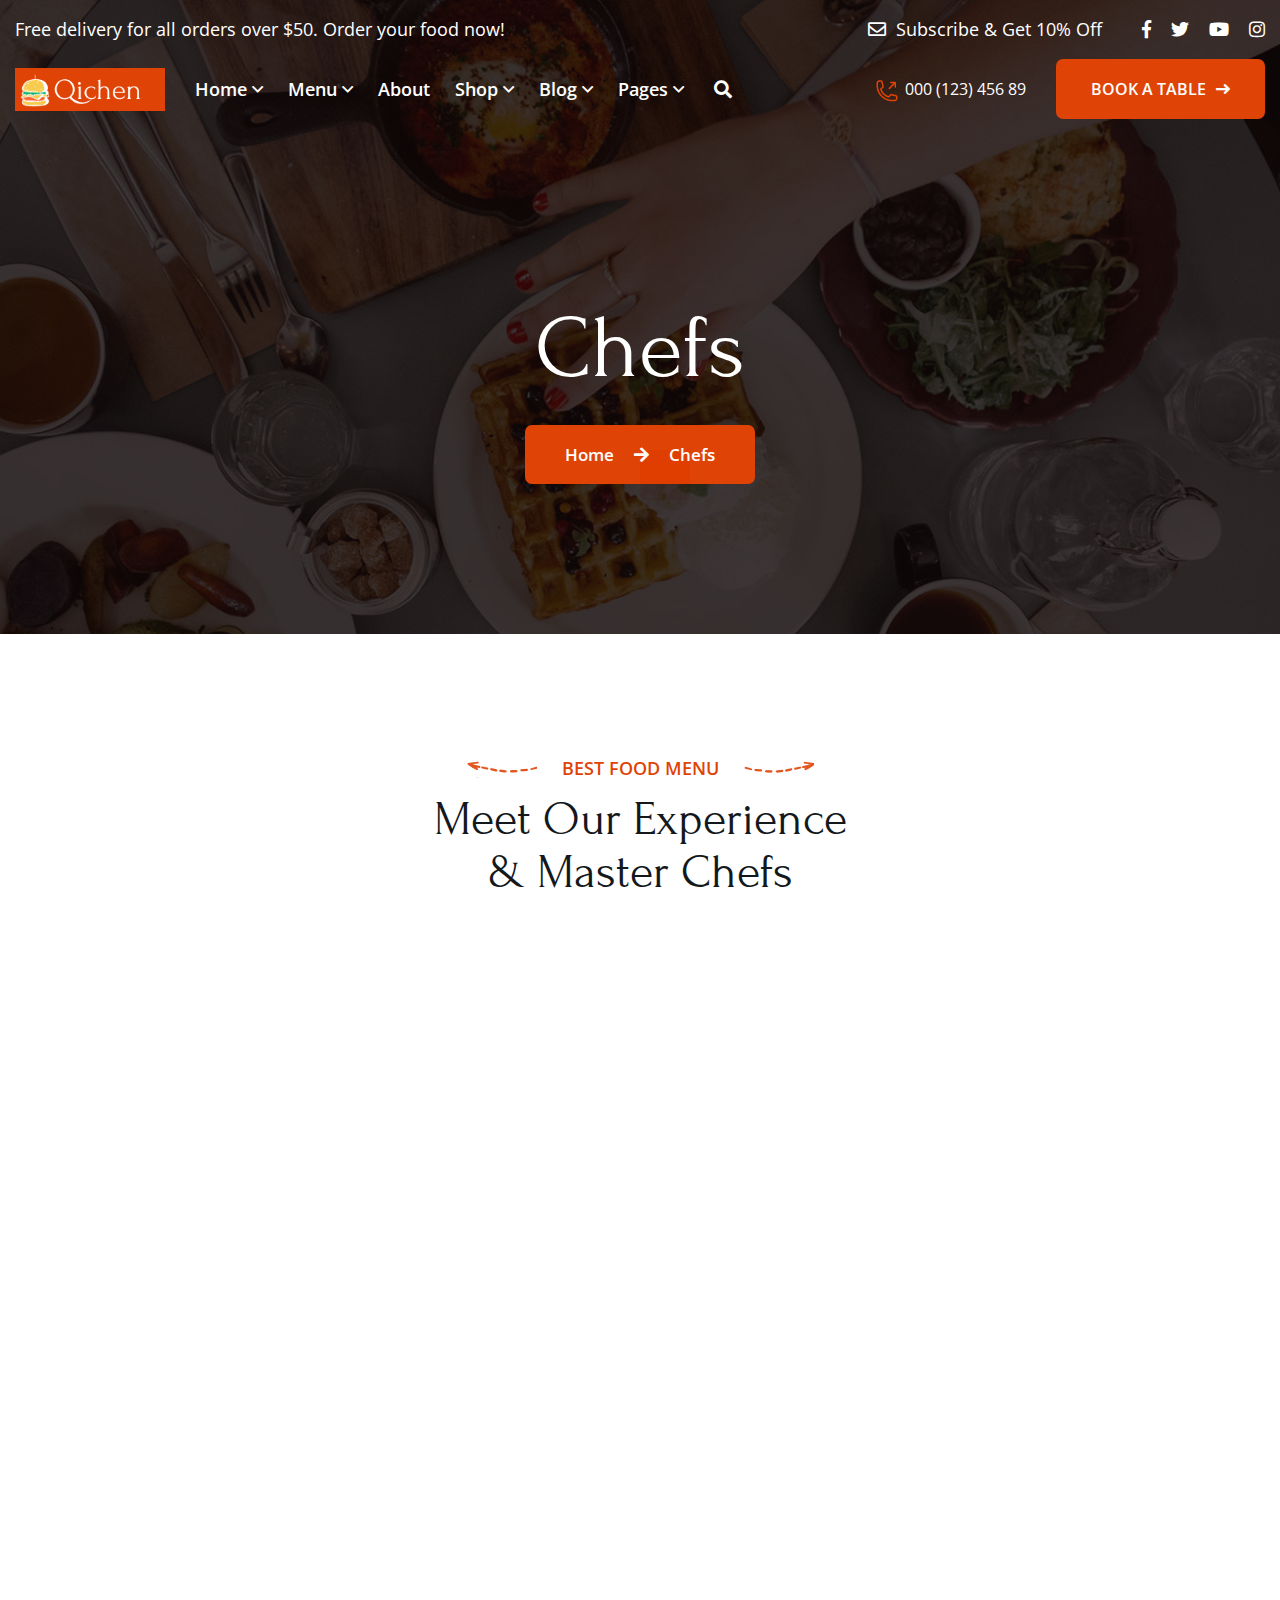
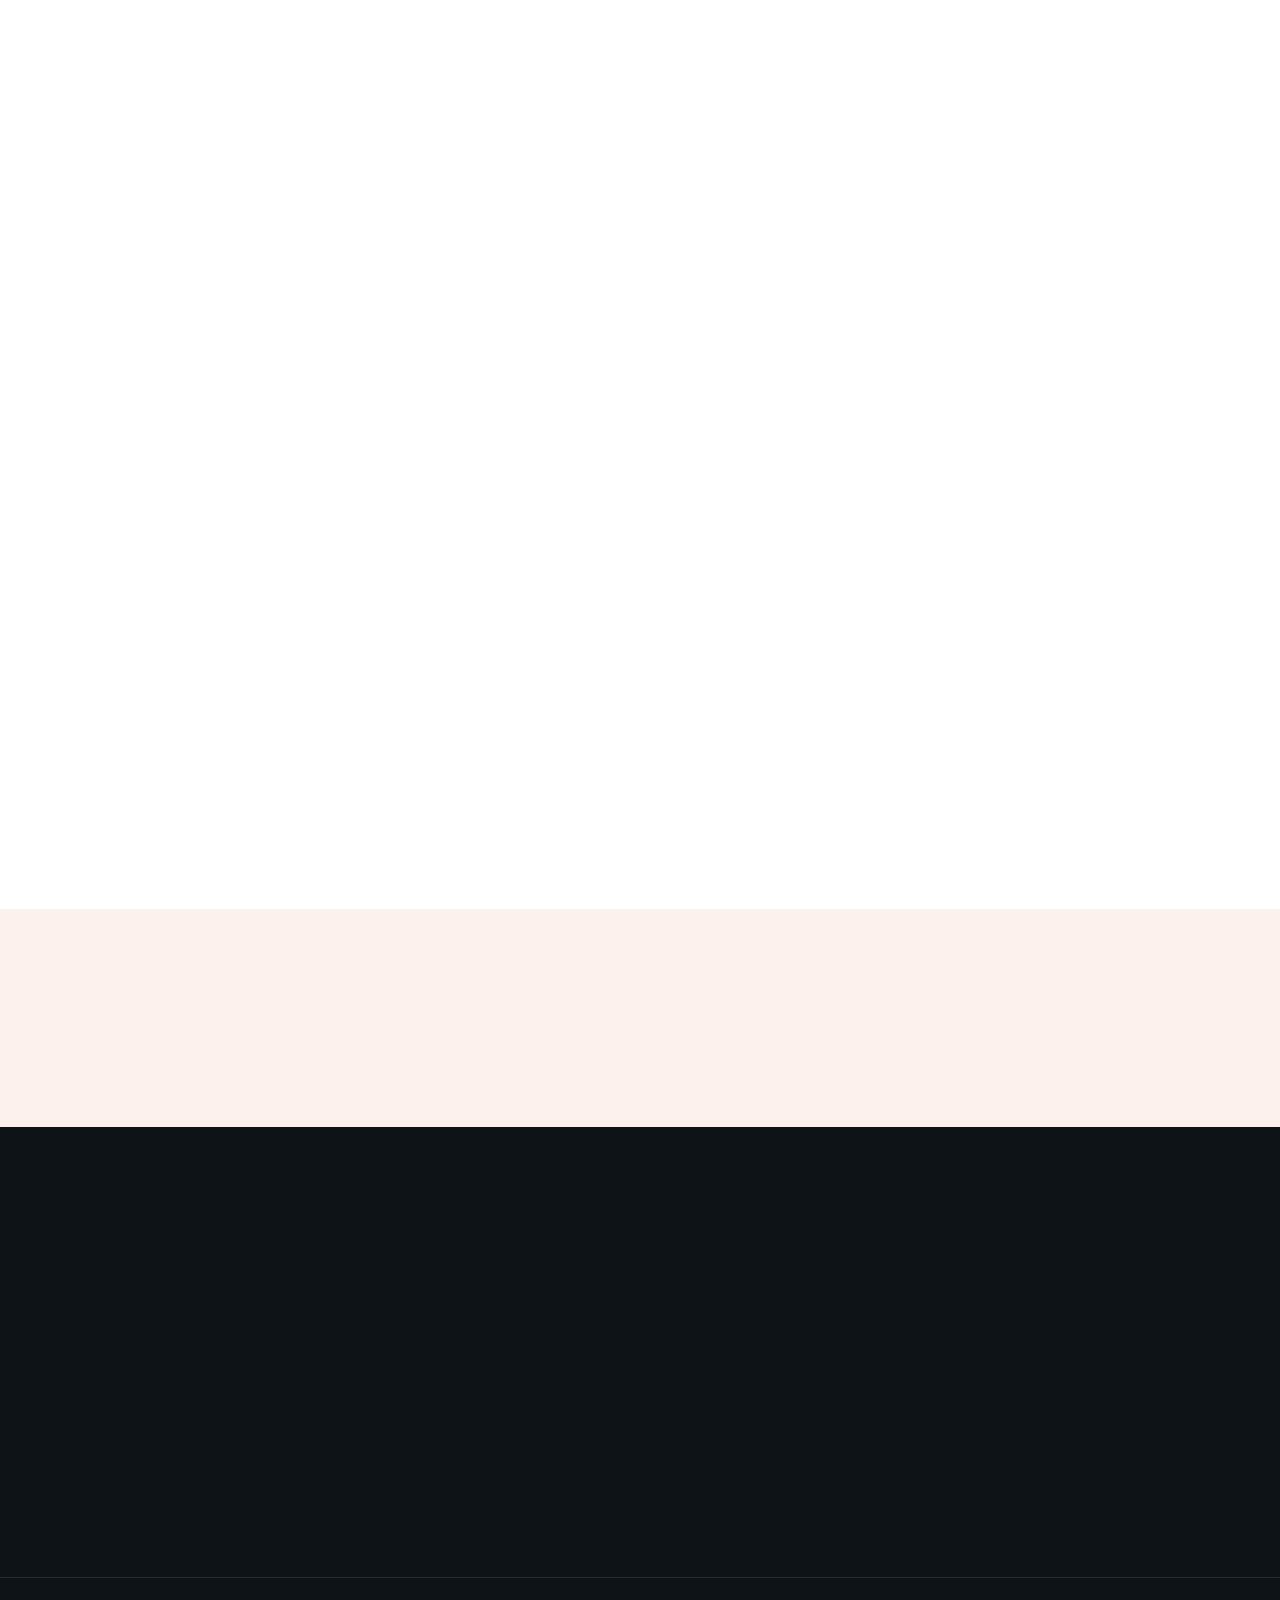
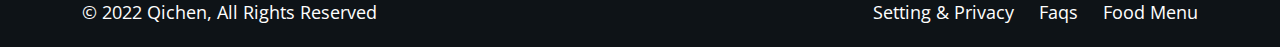
<file: chefs.html>
<!DOCTYPE html>
<html lang="zxx">
    <head>
        <!--====== Required meta tags ======-->
        <meta charset="utf-8">
        <meta http-equiv="x-ua-compatible" content="ie=edge">
        <meta name="description" content="">
        <meta name="viewport" content="width=device-width, initial-scale=1, shrink-to-fit=no">
        <!--====== Title ======-->
        <title>Qichen - Restaurant HTML Template</title>
        <!--====== Favicon Icon ======-->
        <link rel="shortcut icon" href="assets/images/favicon.ico" type="image/png">
        <!--====== Flaticon css ======-->
        <link rel="stylesheet" href="assets/fonts/flaticon/flaticon.css">
        <!--====== FontAwesome css ======-->
        <link rel="stylesheet" href="assets/fonts/fontawesome/css/all.min.css">
        <!--====== Bootstrap css ======-->
        <link rel="stylesheet" href="assets/vendor/bootstrap/css/bootstrap.min.css">
        <!--====== magnific-popup css ======-->
        <link rel="stylesheet" href="assets/vendor/magnific-popup/dist/magnific-popup.css">
        <!--====== Slick-popup css ======-->
        <link rel="stylesheet" href="assets/vendor/slick/slick.css">
        <!--====== Jquery UI css ======-->
        <link rel="stylesheet" href="assets/vendor/jquery-ui/jquery-ui.min.css">
        <!--====== Nice Select css ======-->
        <link rel="stylesheet" href="assets/vendor/nice-select/css/nice-select.css">
        <!--====== Animate css ======-->
        <link rel="stylesheet" href="assets/vendor/animate.css">
        <!--====== Default css ======-->
        <link rel="stylesheet" href="assets/css/default.css">
        <!--====== Style css ======-->
        <link rel="stylesheet" href="assets/css/style.css">
    </head>
    <body>
        <!--====== Start Preloader ======-->
        <div class="preloader">
            <div class="loader">
                <div class="pre-shadow"></div>
                <div class="pre-box"></div>
            </div>
        </div><!--====== End Preloader ======-->
        <!--====== Search From ======-->
		<div class="modal fade search-modal" id="search-modal">
            <div class="modal-dialog modal-dialog-centered">
                <div class="modal-content">
                    <form>
                        <div class="form_group">
                        	<input type="text" class="form_control" placeholder="Search here" name="search">
                        	<label><i class="fa fa-search"></i></label>
                        </div>
                    </form>
                </div>
            </div>
        </div><!--====== Search From ======-->
        <!--====== Start Header ======-->
        <header class="header-area page-header transparent-header">
            <div class="top-bar text-white">
                <div class="container-fluid">
                    <div class="row">
                        <div class="col-lg-7">
                            <div class="top-left">
                                <span class="text">Free delivery for all orders over $50. Order your food now!</span>
                            </div>
                        </div>
                        <div class="col-lg-5">
                            <div class="top-right d-flex align-items-center justify-content-lg-end">
                                <span class="text"><i class="far fa-envelope"></i>Subscribe & Get 10% Off</span>
                                <ul class="social-link">
                                    <li><a href="#"><i class="fab fa-facebook-f"></i></a></li>
                                    <li><a href="#"><i class="fab fa-twitter"></i></a></li>
                                    <li><a href="#"><i class="fab fa-youtube"></i></a></li>
                                    <li><a href="#"><i class="fab fa-instagram"></i></a></li>
                                </ul>
                            </div>
                        </div>
                    </div>
                </div>
            </div>
            <!--=== Header Navigation ===-->
            <div class="header-navigation navigation-two navigation-white">
                <div class="nav-overlay"></div>
                <div class="container-fluid">
                    <!--=== Primary Menu ===-->
                    <div class="primary-menu">
                        <!--=== Site Branding ===-->
                        <div class="site-branding">
                            <a href="index.html" class="brand-logo"><img src="assets/images/logo/logo-white.png" alt="Site Logo"></a>
                        </div>
                        <!--=== Nav Inner Menu ===-->
                        <div class="nav-inner-menu">
                            <div class="nav-menu">
                                <!--=== Mobile Logo ===-->
                                <div class="mobile-logo mb-30 d-block d-xl-none text-center">
                                    <a href="index.html" class="brand-logo"><img src="assets/images/logo/logo-black.png" alt="Site Logo"></a>
                                </div>
                                <!--=== Main Menu ===-->
                                <nav class="main-menu">
                                    <ul>
                                        <li class="menu-item has-children"><a href="#" class="active">Home</a>
                                            <ul class="sub-menu">
                                                <li><a href="index.html">Home Restaurant</a></li>
                                                <li><a href="index-2.html">Home Fastfood</a></li>
                                                <li><a href="index-3.html">Home Seafood</a></li>
                                            </ul>
                                        </li>
                                        <li class="menu-item has-children"><a href="#">Menu</a>
                                            <ul class="sub-menu">
                                                <li><a href="menu-fastfood.html">Menu Fastfood</a></li>
                                                <li><a href="menu-seafood.html">Menu Seafood</a></li>
                                            </ul>
                                        </li>
                                        <li class="menu-item"><a href="about.html">About</a></li>
                                        <li class="menu-item has-children"><a href="#">Shop</a>
                                            <ul class="sub-menu">
                                                <li><a href="products.html">Our Products</a></li>
                                                <li><a href="product-details.html">Product Details</a></li>
                                                <li><a href="cart.html">Sopping Cart</a></li>
                                                <li><a href="checkout.html">Checkout</a></li>
                                            </ul>
                                        </li>
                                        <li class="menu-item has-children"><a href="#">Blog</a>
                                            <ul class="sub-menu">
                                                <li><a href="blog-standard.html">Blog Standard</a></li>
                                                <li><a href="blog-details.html">Blog Details</a></li>
                                            </ul>
                                        </li>
                                        <li class="menu-item has-children"><a href="#">Pages</a>
                                            <ul class="sub-menu">
                                                <li><a href="gallery.html">Our Gallery</a></li>
                                                <li><a href="chefs.html">Our Chefs</a></li>
                                                <li><a href="history.html">Our History</a></li>
                                                <li><a href="reservations.html">Reservations</a></li>
                                                <li><a href="404.html">404</a></li>
                                                <li><a href="faq.html">Faq</a></li>
                                                <li><a href="contact.html">Contact</a></li>
                                            </ul>
                                        </li>
                                    </ul>
                                </nav>
                                <!--=== Nav Button ===-->
                                <div class="menu-button mt-40 d-xl-none">
                                    <a href="contact.html" class="main-btn btn-red">Book a Table<i class="fas fa-long-arrow-right"></i></a>
                                </div>
                            </div>
                            <!--=== Nav right Item ===-->
                            <div class="nav-right-item d-flex align-items-center">
                                <div class="search-button">
                                    <div class="search-btn" data-bs-toggle="modal" data-bs-target="#search-modal"><i class="fas fa-search"></i></div>
                                </div>
                                <div class="nav-call-button">
                                    <span><img src="assets/images/call.png" alt="icon"><a href="tel:000(123)45689">000 (123) 456 89</a></span>
                                </div>
                                <div class="menu-button d-xl-block d-none">
                                    <a href="contact.html" class="main-btn btn-red">Book a Table<i class="fas fa-long-arrow-right"></i></a>
                                </div>
                                <div class="navbar-toggler">
                                    <span></span>
                                    <span></span>
                                    <span></span>
                                </div>
                            </div>
                        </div>
                    </div>
                </div>
            </div>
        </header><!--====== End Header ======-->
        <!--====== Start Breadcrumb Section ======-->
        <section class="page-banner light-red-bg p-r z-1 bg_cover" style="background-image: url(assets/images/bg/page-bg-1.jpg);">
            <div class="container">
                <div class="row justify-content-center">
                    <div class="col-lg-10">
                        <div class="page-banner-content text-center wow fadeInDown">
                            <h1 class="page-title">Chefs</h1>
                            <ul class="breadcrumb-link text-white">
                                <li><a href="index.html">Home</a></li>
                                <li class="active">Chefs</li>
                            </ul>
                        </div>
                    </div>
                </div>
            </div>
        </section><!--====== End Breadcrumb Section ======-->
        <!--=== Start Team Section ===-->
        <section class="chefs-section pt-120 pb-100">
            <div class="container">
                <div class="row justify-content-center">
                    <div class="col-xl-5 col-lg-10">
                        <div class="section-title text-center mb-50 wow fadeInUp">
                            <span class="sub-title">Best food menu</span>
                            <h2>Meet Our Experience
                                & Master Chefs</h2>
                        </div>
                    </div>
                </div>
                <div class="row justify-content-center">
                    <div class="col-xl-3 col-lg-4 col-md-6 col-sm-12">
                        <div class="single-team-item-two mb-30 wow fadeInUp">
                            <div class="chef-img">
                                <img src="assets/images/team/chef-7.jpg" alt="Chef Image">
                                <div class="chef-overlay"></div>
                                <div class="hover-content">
                                    <h3 class="title">Jimmie K. Cryer</h3>
                                    <p class="position">Senior Chef</p>
                                    <ul class="social-link">
                                        <li><a href="#"><i class="fab fa-facebook-f"></i></a></li>
                                        <li><a href="#"><i class="fab fa-twitter"></i></a></li>
                                        <li><a href="#"><i class="fab fa-instagram"></i></a></li>
                                        <li><a href="#"><i class="fab fa-pinterest-p"></i></a></li>
                                    </ul>
                                </div>
                            </div>
                        </div>
                    </div>
                    <div class="col-xl-3 col-lg-4 col-md-6 col-sm-12">
                        <div class="single-team-item-two mb-30 wow fadeInUp">
                            <div class="chef-img">
                                <img src="assets/images/team/chef-8.jpg" alt="Chef Image">
                                <div class="chef-overlay"></div>
                                <div class="hover-content">
                                    <h3 class="title">Jimmie K. Cryer</h3>
                                    <p class="position">Senior Chef</p>
                                    <ul class="social-link">
                                        <li><a href="#"><i class="fab fa-facebook-f"></i></a></li>
                                        <li><a href="#"><i class="fab fa-twitter"></i></a></li>
                                        <li><a href="#"><i class="fab fa-instagram"></i></a></li>
                                        <li><a href="#"><i class="fab fa-pinterest-p"></i></a></li>
                                    </ul>
                                </div>
                            </div>
                        </div>
                    </div>
                    <div class="col-xl-3 col-lg-4 col-md-6 col-sm-12">
                        <div class="single-team-item-two mb-30 wow fadeInUp">
                            <div class="chef-img">
                                <img src="assets/images/team/chef-9.jpg" alt="Chef Image">
                                <div class="chef-overlay"></div>
                                <div class="hover-content">
                                    <h3 class="title">Jimmie K. Cryer</h3>
                                    <p class="position">Senior Chef</p>
                                    <ul class="social-link">
                                        <li><a href="#"><i class="fab fa-facebook-f"></i></a></li>
                                        <li><a href="#"><i class="fab fa-twitter"></i></a></li>
                                        <li><a href="#"><i class="fab fa-instagram"></i></a></li>
                                        <li><a href="#"><i class="fab fa-pinterest-p"></i></a></li>
                                    </ul>
                                </div>
                            </div>
                        </div>
                    </div>
                    <div class="col-xl-3 col-lg-4 col-md-6 col-sm-12">
                        <div class="single-team-item-two mb-30 wow fadeInUp">
                            <div class="chef-img">
                                <img src="assets/images/team/chef-10.jpg" alt="Chef Image">
                                <div class="chef-overlay"></div>
                                <div class="hover-content">
                                    <h3 class="title">Jimmie K. Cryer</h3>
                                    <p class="position">Senior Chef</p>
                                    <ul class="social-link">
                                        <li><a href="#"><i class="fab fa-facebook-f"></i></a></li>
                                        <li><a href="#"><i class="fab fa-twitter"></i></a></li>
                                        <li><a href="#"><i class="fab fa-instagram"></i></a></li>
                                        <li><a href="#"><i class="fab fa-pinterest-p"></i></a></li>
                                    </ul>
                                </div>
                            </div>
                        </div>
                    </div>
                    <div class="col-xl-3 col-lg-4 col-md-6 col-sm-12">
                        <div class="single-team-item-two mb-30 wow fadeInUp">
                            <div class="chef-img">
                                <img src="assets/images/team/chef-11.jpg" alt="Chef Image">
                                <div class="chef-overlay"></div>
                                <div class="hover-content">
                                    <h3 class="title">Jimmie K. Cryer</h3>
                                    <p class="position">Senior Chef</p>
                                    <ul class="social-link">
                                        <li><a href="#"><i class="fab fa-facebook-f"></i></a></li>
                                        <li><a href="#"><i class="fab fa-twitter"></i></a></li>
                                        <li><a href="#"><i class="fab fa-instagram"></i></a></li>
                                        <li><a href="#"><i class="fab fa-pinterest-p"></i></a></li>
                                    </ul>
                                </div>
                            </div>
                        </div>
                    </div>
                    <div class="col-xl-3 col-lg-4 col-md-6 col-sm-12">
                        <div class="single-team-item-two mb-30 wow fadeInUp">
                            <div class="chef-img">
                                <img src="assets/images/team/chef-12.jpg" alt="Chef Image">
                                <div class="chef-overlay"></div>
                                <div class="hover-content">
                                    <h3 class="title">Jimmie K. Cryer</h3>
                                    <p class="position">Senior Chef</p>
                                    <ul class="social-link">
                                        <li><a href="#"><i class="fab fa-facebook-f"></i></a></li>
                                        <li><a href="#"><i class="fab fa-twitter"></i></a></li>
                                        <li><a href="#"><i class="fab fa-instagram"></i></a></li>
                                        <li><a href="#"><i class="fab fa-pinterest-p"></i></a></li>
                                    </ul>
                                </div>
                            </div>
                        </div>
                    </div>
                    <div class="col-xl-3 col-lg-4 col-md-6 col-sm-12">
                        <div class="single-team-item-two mb-30 wow fadeInUp">
                            <div class="chef-img">
                                <img src="assets/images/team/chef-13.jpg" alt="Chef Image">
                                <div class="chef-overlay"></div>
                                <div class="hover-content">
                                    <h3 class="title">Jimmie K. Cryer</h3>
                                    <p class="position">Senior Chef</p>
                                    <ul class="social-link">
                                        <li><a href="#"><i class="fab fa-facebook-f"></i></a></li>
                                        <li><a href="#"><i class="fab fa-twitter"></i></a></li>
                                        <li><a href="#"><i class="fab fa-instagram"></i></a></li>
                                        <li><a href="#"><i class="fab fa-pinterest-p"></i></a></li>
                                    </ul>
                                </div>
                            </div>
                        </div>
                    </div>
                    <div class="col-xl-3 col-lg-4 col-md-6 col-sm-12">
                        <div class="single-team-item-two mb-30 wow fadeInUp">
                            <div class="chef-img">
                                <img src="assets/images/team/chef-14.jpg" alt="Chef Image">
                                <div class="chef-overlay"></div>
                                <div class="hover-content">
                                    <h3 class="title">Jimmie K. Cryer</h3>
                                    <p class="position">Senior Chef</p>
                                    <ul class="social-link">
                                        <li><a href="#"><i class="fab fa-facebook-f"></i></a></li>
                                        <li><a href="#"><i class="fab fa-twitter"></i></a></li>
                                        <li><a href="#"><i class="fab fa-instagram"></i></a></li>
                                        <li><a href="#"><i class="fab fa-pinterest-p"></i></a></li>
                                    </ul>
                                </div>
                            </div>
                        </div>
                    </div>
                </div>
            </div>
        </section><!--=== End Team Section ===-->
        <!--=== Start Skill Section ===-->
        <section class="skill-section pb-80">
            <div class="container">
                <div class="row align-items-center">
                    <div class="col-lg-6">
                        <div class="skill-image-box text-lg-center mb-50 wow fadeInLeft">
                            <img src="assets/images/gallery/skill-1.jpg" alt="skill image">
                        </div>
                    </div>
                    <div class="col-lg-6">
                        <div class="skill-content-box content-box-gap wow fadeInRight">
                            <div class="section-title section-title-left mb-20">
                                <span class="sub-title">skills & experience</span>
                                <h2>We’re Very Experience
                                    and Professionals</h2>
                            </div>
                            <p>Sed ut perspiciatis unde natus voluptatem accusantium doloremque laudantium totam aperiam queab inventore
                                veritatis et quasi architecto beatae vitae sunt</p>
                            <div class="single-progress-bar mb-40">
                                <div class="progress-title">
                                    <h5>Fastfoods <span>93%</span></h5>
                                </div>
                                <div class="progress-bar wow slideInLeft" style="width: 93%;"></div>
                                <div class="progress"></div>
                            </div>
                            <div class="single-progress-bar mb-40">
                                <div class="progress-title">
                                    <h5>Seafoods <span>82%</span></h5>
                                </div>
                                <div class="progress-bar wow slideInLeft" style="width: 82%;"></div>
                                <div class="progress"></div>
                            </div>
                            <div class="single-progress-bar mb-40">
                                <div class="progress-title">
                                    <h5>Drink & Juice <span>95%</span></h5>
                                </div>
                                <div class="progress-bar wow slideInLeft" style="width: 95%;"></div>
                                <div class="progress"></div>
                            </div>
                        </div>
                    </div>
                </div>
            </div>
        </section><!--=== End Skill Section ===-->
        <!--====== Start Partners Section ======-->
        <section class="partners-section light-red-bg pt-60 pb-60">
            <div class="container">
                <!--=== Partners Slider ===-->
                <div class="partner-slider-one wow fadeInDown">
                    <div class="single-partner-item">
                        <div class="partner-img">
                            <a href="#"><img src="assets/images/partners/partner-1.png" alt="Partner Image"></a>
                        </div>
                    </div>
                    <div class="single-partner-item">
                        <div class="partner-img">
                            <a href="#"><img src="assets/images/partners/partner-2.png" alt="Partner Image"></a>
                        </div>
                    </div>
                    <div class="single-partner-item">
                        <div class="partner-img">
                            <a href="#"><img src="assets/images/partners/partner-3.png" alt="Partner Image"></a>
                        </div>
                    </div>
                    <div class="single-partner-item">
                        <div class="partner-img">
                            <a href="#"><img src="assets/images/partners/partner-4.png" alt="Partner Image"></a>
                        </div>
                    </div>
                    <div class="single-partner-item">
                        <div class="partner-img">
                            <a href="#"><img src="assets/images/partners/partner-5.png" alt="Partner Image"></a>
                        </div>
                    </div>
                    <div class="single-partner-item">
                        <div class="partner-img">
                            <a href="#"><img src="assets/images/partners/partner-6.png" alt="Partner Image"></a>
                        </div>
                    </div>
                    <div class="single-partner-item">
                        <div class="partner-img">
                            <a href="#"><img src="assets/images/partners/partner-4.png" alt="Partner Image"></a>
                        </div>
                    </div>
                </div>
            </div>
        </section><!--====== End Partners Section ======-->
        <!--=== Start Footer ===-->
        <footer class="footer-dark dark-black-bg text-white p-r z-1 pt-80">
            <!--=== Footer Widget ===-->
            <div class="footer-widget-area pb-10 pb-40">
                <div class="container">
                    <div class="row">
                        <div class="col-lg-3 col-md-6">
                            <div class="footer-widget about-company-widget pr-lg-30 mb-40 wow fadeInUp">
                                <div class="footer-content">
                                    <a href="index.html" class="footer-logo mb-30"><img src="assets/images/logo/logo-white.png" alt="Brand Logo"></a>
                                    <p>Sit amet consectetur adipiscing elitsue risus mauris adipis</p>
                                    <form>
                                        <div class="form_group">
                                            <label><i class="far fa-arrow-right"></i></label>
                                            <input type="email" class="form_control" placeholder="Email Address" name="email">
                                        </div>
                                    </form>
                                </div>
                            </div>
                        </div>
                        <div class="col-lg-2 col-md-6">
                            <div class="footer-widget footer-nav-widget pl-lg-30 mb-40 wow fadeInDown">
                                <h4 class="widget-title">Quick Links</h4>
                                <div class="footer-nav-content">
                                    <ul class="footer-nav">
                                        <li><a href="#">About Company</a></li>
                                        <li><a href="#">Home Shop</a></li>
                                        <li><a href="#">Our Menu (CMS)</a></li>
                                        <li><a href="#">Shop (Ecom)</a></li>
                                        <li><a href="#">Recipes</a></li>
                                    </ul>
                                </div>
                            </div>
                        </div>
                        <div class="col-lg-4 col-md-6">
                            <div class="footer-widget footer-nav-widget-two pl-lg-70 mb-40 wow fadeInUp">
                                <h4 class="widget-title">Quick Links</h4>
                                <div class="footer-nav-content">
                                    <ul class="footer-nav">
                                        <li><a href="#">Hamburger</a></li>
                                        <li><a href="#">Chicken Burger</a></li>
                                        <li><a href="#">Vegetable Pizza</a></li>
                                        <li><a href="#">Chicken Roll</a></li>
                                        <li><a href="#">Ice-Cream</a></li>
                                    </ul>
                                    <ul class="footer-nav">
                                        <li><a href="#">Potato</a></li>
                                        <li><a href="#">Organic Juice</a></li>
                                        <li><a href="#">Lemon Juice</a></li>
                                        <li><a href="#">MuTton Tikka</a></li>
                                        <li><a href="#">Seafoods</a></li>
                                    </ul>
                                </div>
                            </div>
                        </div>
                        <div class="col-lg-3 col-md-6">
                            <div class="footer-widget contact-info-widget pl-lg-70 mb-40 wow fadeInDown">
                                <div class="contact-info-box mb-20">
                                    <span class="title">Call for order:</span>
                                    <h3><a href="tel:+125865892">+1 2586 5892</a></h3>
                                    <p><a href="mailto:hello@example.com">hello@example.com</a></p>
                                </div>
                                <div class="contact-info-box mb-20">
                                    <span class="title">Location :</span>
                                    <p>119 Tanglewood Lane
                                        Gulfport, MS 39503</p>
                                </div>
                            </div>
                        </div>
                    </div>
                </div>
            </div>
            <!--=== Copyright Area ===-->
            <div class="copyright-area border-top-1">
                <div class="container">
                    <div class="row">
                        <div class="col-lg-6">
                            <div class="copyright-text">
                                <P>&copy; 2022 Qichen, All Rights Reserved</P>
                            </div>
                        </div>
                        <div class="col-lg-6">
                            <div class="copyright-nav float-lg-end">
                                <ul>
                                    <li><a href="#">Setting & Privacy</a></li>
                                    <li><a href="#">Faqs</a></li>
                                    <li><a href="#">Food Menu</a></li>
                                </ul>
                            </div>
                        </div>
                    </div>
                </div>
            </div>
        </footer><!--=== End Footer ===-->
        <!--=== End Reservation Section ===-->
        <!--====== Back To Top  ======-->
        <a href="#" class="back-to-top" ><i class="far fa-angle-up"></i></a>
        <!--====== Jquery js ======-->
        <script src="assets/vendor/jquery-3.6.0.min.js"></script>
        <!--====== Bootstrap js ======-->
        <script src="assets/vendor/popper/popper.min.js"></script>
        <!--====== Bootstrap js ======-->
        <script src="assets/vendor/bootstrap/js/bootstrap.min.js"></script>
        <!--====== Slick js ======-->
        <script src="assets/vendor/slick/slick.min.js"></script>
        <!--====== Magnific js ======-->
        <script src="assets/vendor/magnific-popup/dist/jquery.magnific-popup.min.js"></script>
        <!--====== Isotope js ======-->
        <script src="assets/vendor/isotope.min.js"></script>
        <!--====== Imagesloaded js ======-->
        <script src="assets/vendor/imagesloaded.min.js"></script>
        <!--====== Counterup js ======-->
        <script src="assets/vendor/jquery.counterup.min.js"></script>
        <!--====== Waypoints js ======-->
        <script src="assets/vendor/jquery.waypoints.js"></script>
        <!--====== Nice-select js ======-->
        <script src="assets/vendor/nice-select/js/jquery.nice-select.min.js"></script>
        <!--====== jquery UI js ======-->
        <script src="assets/vendor/jquery-ui/jquery-ui.min.js"></script>
        <!--====== WOW js ======-->
        <script src="assets/vendor/wow.min.js"></script>
        <!--====== Main js ======-->
        <script src="assets/js/theme.js"></script>
    </body>
</html>
</file>
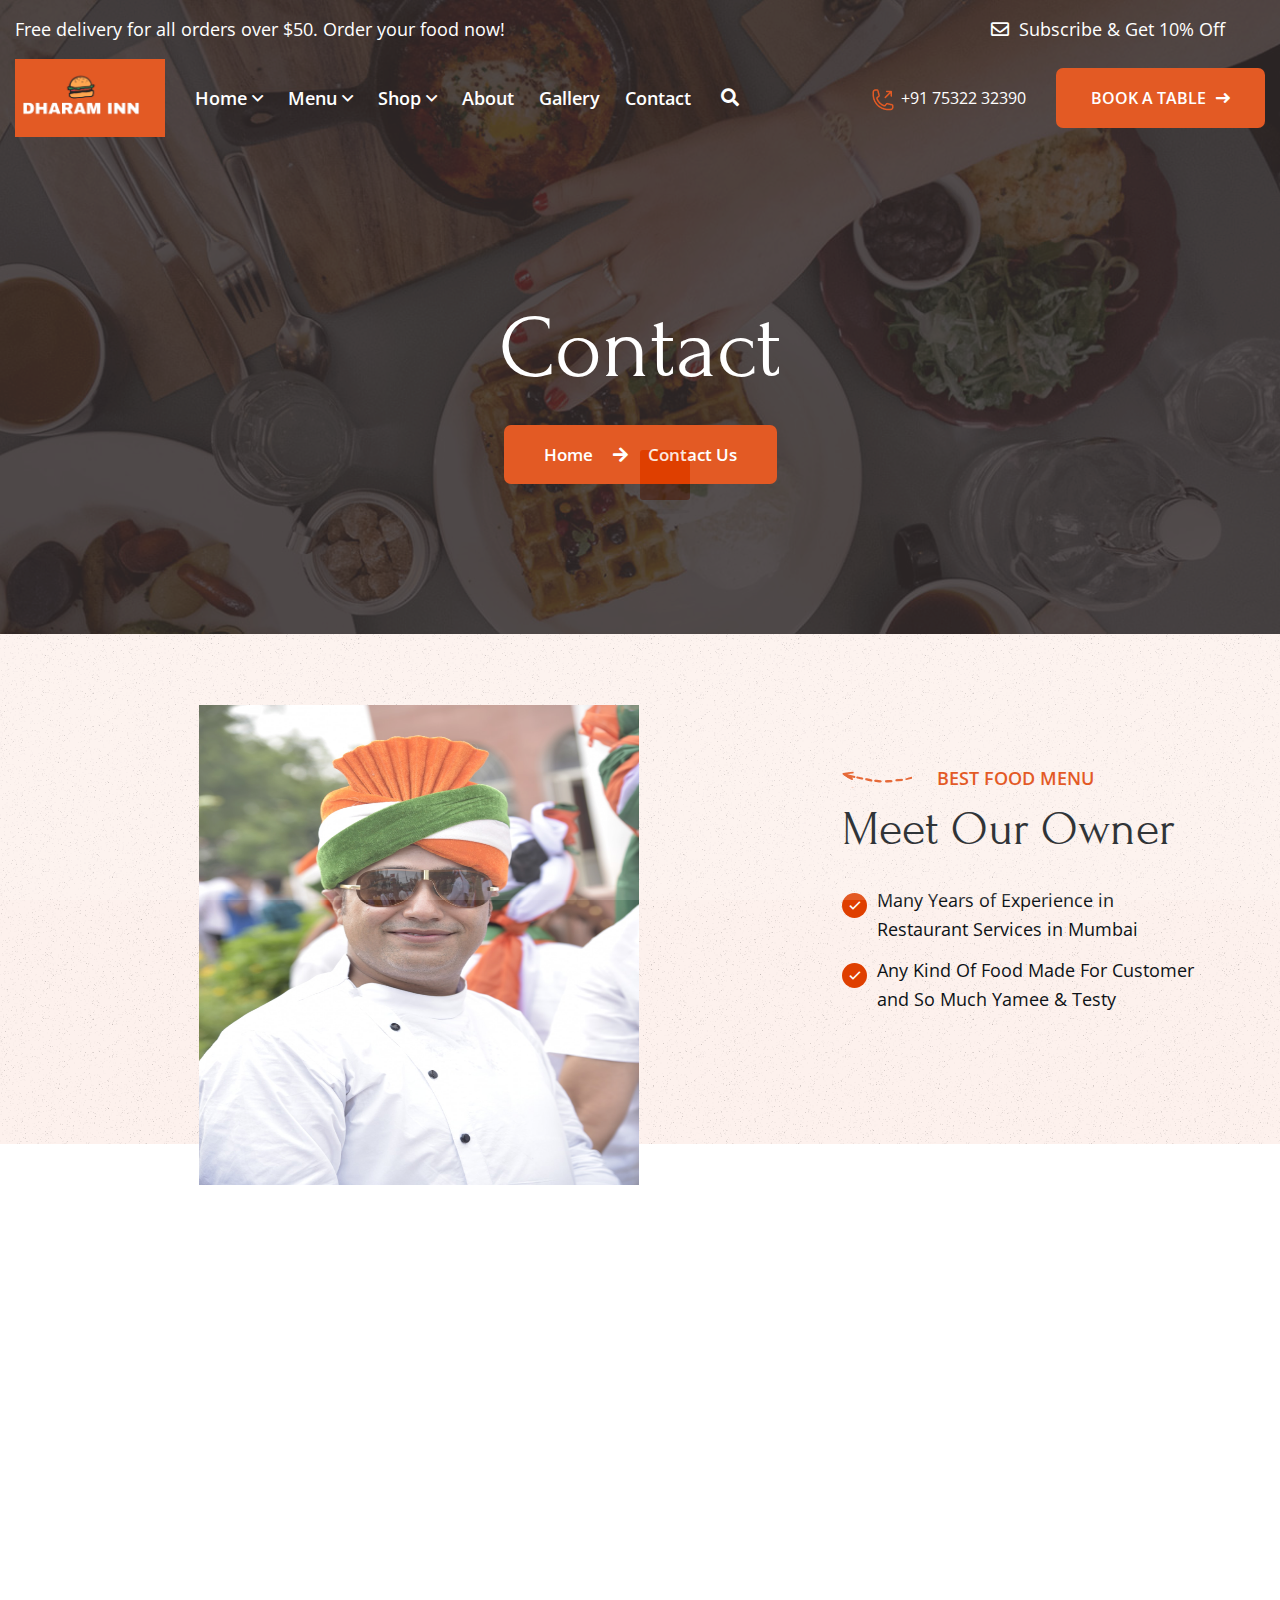
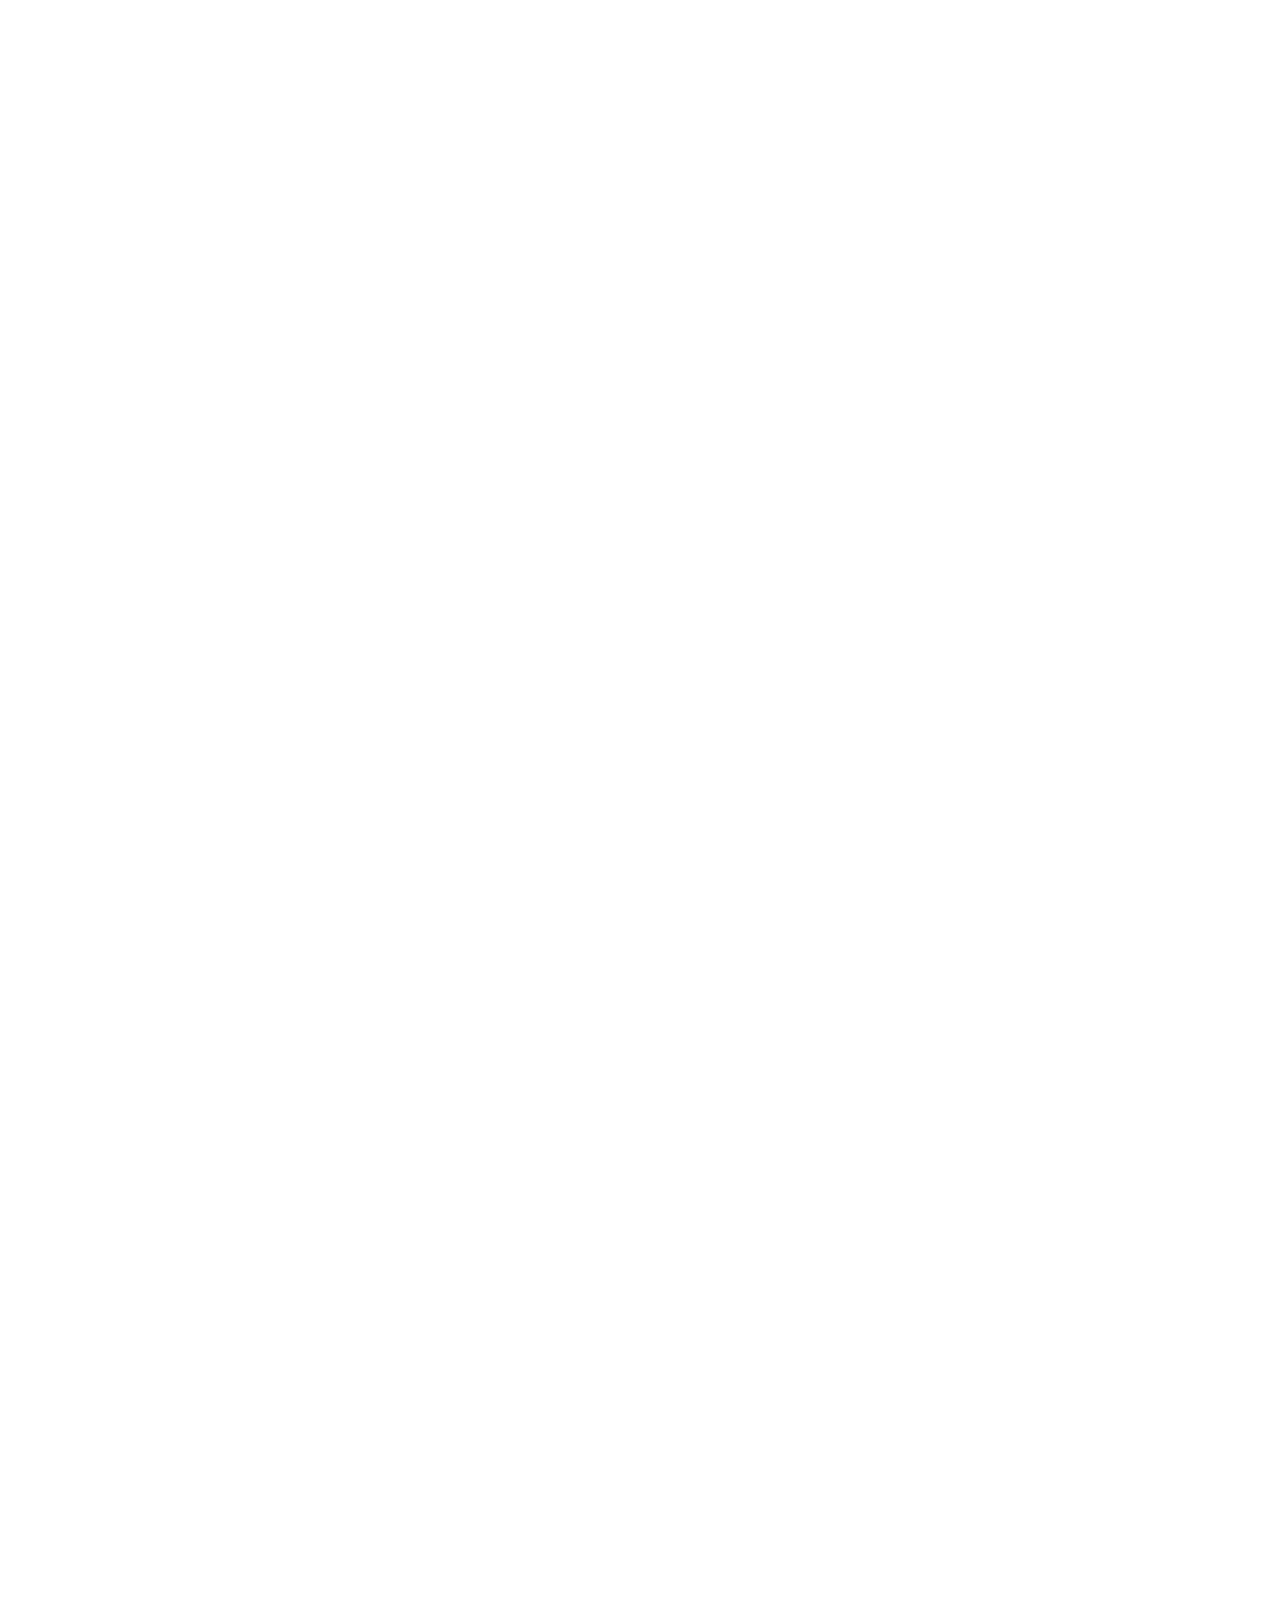
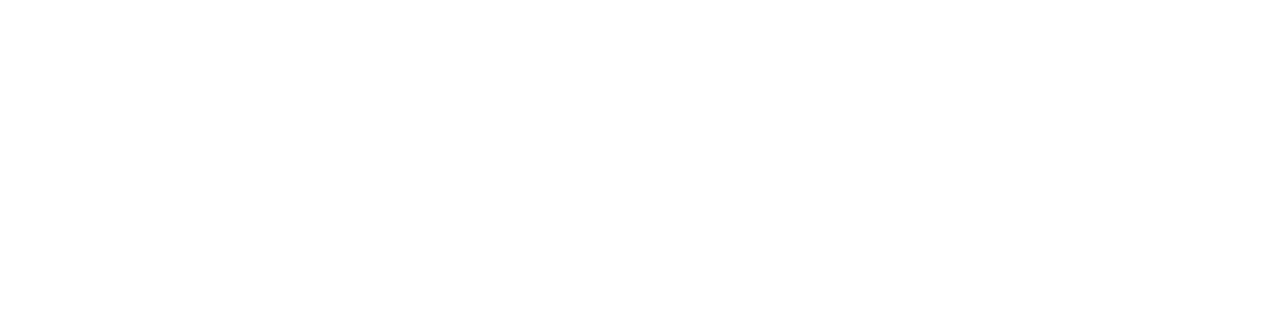
<file: contact.html>
<!DOCTYPE html>
<html lang="zxx">

<head>
    <!--====== Required meta tags ======-->
    <meta charset="utf-8">
    <meta http-equiv="x-ua-compatible" content="ie=edge">
    <meta name="description" content="">
    <meta name="viewport" content="width=device-width, initial-scale=1, shrink-to-fit=no">
    <!--====== Title ======-->
    <title>DharamInn - Restaurant</title>
    <!--====== Favicon Icon ======-->
    <link rel="shortcut icon" href="assets/images/favicon.ico" type="image/png">
    <!--====== Flaticon css ======-->
    <link rel="stylesheet" href="assets/fonts/flaticon/flaticon.css">
    <!--====== FontAwesome css ======-->
    <link rel="stylesheet" href="assets/fonts/fontawesome/css/all.min.css">
    <!--====== Bootstrap css ======-->
    <link rel="stylesheet" href="assets/vendor/bootstrap/css/bootstrap.min.css">
    <!--====== magnific-popup css ======-->
    <link rel="stylesheet" href="assets/vendor/magnific-popup/dist/magnific-popup.css">
    <!--====== Slick-popup css ======-->
    <link rel="stylesheet" href="assets/vendor/slick/slick.css">
    <!--====== Jquery UI css ======-->
    <link rel="stylesheet" href="assets/vendor/jquery-ui/jquery-ui.min.css">
    <!--====== Nice Select css ======-->
    <link rel="stylesheet" href="assets/vendor/nice-select/css/nice-select.css">
    <!--====== Animate css ======-->
    <link rel="stylesheet" href="assets/vendor/animate.css">
    <!--====== Default css ======-->
    <link rel="stylesheet" href="assets/css/default.css">
    <!--====== Style css ======-->
    <link rel="stylesheet" href="assets/css/style.css">
</head>

<body>
    <!--====== Start Preloader ======-->
    <div class="preloader">
        <div class="loader">
            <div class="pre-shadow"></div>
            <div class="pre-box"></div>
        </div>
    </div><!--====== End Preloader ======-->
    <!--====== Search From ======-->
    <div class="modal fade search-modal" id="search-modal">
        <div class="modal-dialog modal-dialog-centered">
            <div class="modal-content">
                <form>
                    <div class="form_group">
                        <input type="text" class="form_control" placeholder="Search here" name="search">
                        <label><i class="fa fa-search"></i></label>
                    </div>
                </form>
            </div>
        </div>
    </div>
    <!--====== Start Header ======-->
    <header class="header-area page-header transparent-header">
        <div class="top-bar text-white">
            <div class="container-fluid">
                <div class="row">
                    <div class="col-lg-7">
                        <div class="top-left">
                            <span class="text">Free delivery for all orders over $50. Order your food now!</span>
                        </div>
                    </div>
                    <div class="col-lg-5">
                        <div class="top-right d-flex align-items-center justify-content-lg-end">
                            <span class="text"><i class="far fa-envelope"></i>Subscribe & Get 10% Off</span>
                            <!-- <ul class="social-link">
                                <li><a href="#"><i class="fab fa-facebook-f"></i></a></li>
                                <li><a href="#"><i class="fab fa-twitter"></i></a></li>
                                <li><a href="#"><i class="fab fa-youtube"></i></a></li>
                                <li><a href="#"><i class="fab fa-instagram"></i></a></li>
                            </ul> -->
                        </div>
                    </div>
                </div>
            </div>
        </div>

                 <!--====== Start PHP for Contact ======-->

        <!--=== Header Navigation ===-->
        <div class="header-navigation navigation-two navigation-white">
            <div class="nav-overlay"></div>
            <div class="container-fluid">
                <!--=== Primary Menu ===-->
                <div class="primary-menu">
                    <!--=== Site Branding ===-->
                    <div class="site-branding">
                        <a href="index.html" class="brand-logo"><img src="assets/images/logo/logo2.png"
                                alt="Site Logo"></a>
                    </div>
                    <!--=== Nav Inner Menu ===-->
                    <div class="nav-inner-menu">
                        <div class="nav-menu">
                            <!--=== Mobile Logo ===-->
                            <div class="mobile-logo mb-30 d-block d-xl-none text-center">
                                <a href="index.html" class="brand-logo"><img src="assets/images/logo/logo.png"
                                        alt="Site Logo"></a>
                            </div>
                            <!--=== Main Menu ===-->
                            <nav class="main-menu">
                                <ul>
                                    <li class="menu-item has-children"><a href="#" class="active">Home</a>
                                        <ul class="sub-menu">
                                            <li><a href="index.html">Home Restaurant</a></li>
                                            <!-- <li><a href="index-2.html">Home Fastfood</a></li> -->
                                            <!-- <li><a href="index-3.html">Home Seafood</a></li> -->
                                        </ul>
                                    </li>
                                    <li class="menu-item has-children"><a href="#">Menu</a>
                                        <ul class="sub-menu">
                                            <li><a href="menu-fastfood.html">Menu Fastfood</a></li>
                                            <!-- <li><a href="menu-seafood.html">Menu Seafood</a></li> -->
                                        </ul>
                                    </li>
                                    <li class="menu-item has-children"><a href="#">Shop</a>
                                        <ul class="sub-menu">
                                            <li><a href="products.html">Our Products</a></li>
                                            <!-- <li><a href="product-details.html">Product Details</a></li>
                                                        <li><a href="cart.html">Sopping Cart</a></li>
                                                        <li><a href="checkout.html">Checkout</a></li> -->
                                        </ul>
                                    </li>
                                    <!-- <li class="menu-item has-children"><a href="#">Blog</a>
                                                    <ul class="sub-menu">
                                                        <li><a href="blog-standard.html">Blog Standard</a></li>
                                                        <li><a href="blog-details.html">Blog Details</a></li>
                                                    </ul>
                                                </li> -->
                                    <li class="menu-item"><a href="about.html">About</a></li>
                                    <li class="menu-item"><a href="gallery.html">Gallery</a></li>
                                    <li><a href="contact.php">Contact</a></li>

                                </ul>
                            </nav>
                            <!--=== Nav Button ===-->
                            <div class="menu-button mt-40 d-xl-none">
                                <a href="contact.php" class="main-btn btn-red">Book a Table<i
                                        class="fas fa-long-arrow-right"></i></a>
                            </div>
                        </div>
                        <!--=== Nav right Item ===-->
                        <div class="nav-right-item d-flex align-items-center">
                            <div class="search-button">
                                <div class="search-btn" data-bs-toggle="modal" data-bs-target="#search-modal"><i
                                        class="fas fa-search"></i></div>
                            </div>
                            <div class="nav-call-button">
                                <span><img src="assets/images/call.png" alt="icon"><a
                                        href="tel:000(123)45689">+91 75322 32390</a></span>
                            </div>
                            <div class="menu-button d-xl-block d-none">
                                <a href="contact.php" class="main-btn btn-red">Book a Table<i
                                        class="fas fa-long-arrow-right"></i></a>
                            </div>
                            <div class="navbar-toggler">
                                <span></span>
                                <span></span>
                                <span></span>
                            </div>
                        </div>
                    </div>
                </div>
            </div>
        </div>
    </header><!--====== End Header ======-->
    <!--====== Start Breadcrumb Section ======-->
    <section class="page-banner light-red-bg p-r z-1 bg_cover"
        style="background-image: url(assets/images/bg/page-bg-1.jpg);">
        <div class="container">
            <div class="row justify-content-center">
                <div class="col-lg-10">
                    <div class="page-banner-content text-center wow fadeInDown">
                        <h1 class="page-title">Contact</h1>
                        <ul class="breadcrumb-link text-white">
                            <li><a href="index.html">Home</a></li>
                            <li class="active">Contact Us</li>
                        </ul>
                    </div>
                </div>
            </div>
        </div>
    </section><!--====== End Breadcrumb Section ======-->

    <!--====== Start Contact Owner Section ======-->
    <section class="chefs-bg-section light-red-bg pt-130 pb-100 bg_cover p-r z-1">
        <div class="dot-bg bg_cover" style="background-image: url(assets/images/bg/dot-bg.png);"></div>
        <div class="container">
            <div class="row align-items-center">
                
                <div class="col-xl-8 col-lg-12">
                    <div class="row">
                        <div class="col-xl-4 col-md-6 col-sm-12">
                            <div class="single-team-item mb-30 wow fadeInUp">
                                <div class="chef-img">
                                    <img src="assets/images/profile/owner.jpg" alt="Chef Image">
                                    <div class="chef-overlay"></div>
                                    <div class="hover-content">
                                        <!-- <h3 class="title">Jimmie K. Cryer</h3>
                                            <p class="position">Senior Chef</p> -->
                                    </div>
                                </div>
                            </div>
                        </div>
                    </div>
                </div>
                <div class="col-xl-4 col-lg-12">
                    <div class="chef-content-box content-box-gap mb-30 pr-lg-30 wow fadeInLeft">
                        <div class="section-title section-title-left mb-30">
                            <span class="sub-title">Best food menu</span>
                            <h2>Meet Our Owner
                            </h2>
                        </div>
                        <ul class="check-style-one">
                            <li>Many Years of Experience in Restaurant
                                Services in Mumbai</li>
                            <li>Any Kind Of Food Made For Customer and So Much Yamee & Testy</li>
                        </ul>
                        <!-- <p>Sit amet consectetur adipiscing elitsue risus mauris quam adipiscing phasellus aene ante
                                orcirat scelerisque enim ut nulla</p>
                            <a href="chefs.html" class="main-btn filled-btn">become a chef<i
                                    class="far fa-arrow-right"></i></a> -->
                    </div>
                </div>
            </div>
        </div>
    </section>
</section>
    <!--====== End Contact Owner Section ======-->


    <!--====== Start Contact Section ======-->
    <section class="contact-section pt-130 pb-130">
        <div class="container">
            <div class="contact-info-wrapper pt-70 pb-30 wow fadeInUp">
                <div class="row justify-content-center">
                    <div class="col-xl-6 col-lg-10">
                        <div class="section-title text-center mb-50">
                            <span class="sub-title">Contact Us</span>
                            <h2>Get In Touch For More Info</h2>
                        </div>
                    </div>
                </div>
                <div class="row justify-content-center">
                    <div class="col-lg-4 col-md-6 col-sm-12">
                        <div class="single-info-box mb-40">
                            <div class="icon">
                                <img src="assets/images/icon/icon-7.png" alt="icon">
                            </div>
                            <div class="info">
                                <span class="title">Location</span>
                                <p>Sindhi Colony, Jiwaji Ganj, Morena, Madhya Pradesh 476001</p>
                            </div>
                        </div>
                    </div>
                    <div class="col-lg-4 col-md-6 col-sm-12">
                        <div class="single-info-box mb-40">
                            <div class="icon">
                                <img src="assets/images/icon/icon-8.png" alt="icon">
                            </div>
                            <div class="info">
                                <span class="title">Email Address</span>
                                <p><a href="mailto:support@gmail.com">nayangoyal525@gmail.com</a></p>
                                <!-- <p><a href="mailto:contactfood.net">contactfood.net</a></p> -->
                            </div>
                        </div>
                    </div>
                    <div class="col-lg-4 col-md-6 col-sm-12">
                        <div class="single-info-box mb-40">
                            <div class="icon">
                                <img src="assets/images/icon/icon-9.png" alt="icon">
                            </div>
                            <div class="info">
                                <span class="title">Contact Us</span>
                                <p>Phone :<a href="tel:+91 75322 32390">+91 75322 32390</a></p>
                            </div>
                        </div>
                    </div>
                </div>
            </div>
            <div class="contact-wrapper-one mt-80 pt-70 pb-80 wow fadeInUp">
                <div class="row justify-content-center">
                    <div class="col-xl-6 col-lg-12">
                        <div class="section-title text-center mb-60">
                            <span class="sub-title">Consultation</span>
                            <h2>Send Us Message</h2>
                        </div>
                    </div>
                </div>
                <div class="row">
                    <div class="col-lg-12">
                        <div class="contact-form-one">
                            <form id="contactForm" class="contactForm" action="contact.php"
                                name="contactForm" method="post">
                                <div class="row justify-content-center">
                                    <div class="col-lg-6">
                                        <div class="form_group form-group">
                                            <input type="text" class="form_control" id="name" placeholder="Name"
                                                name="name" required data-error="Please enter your name">
                                            <div class="help-block with-errors"></div>
                                        </div>
                                    </div>
                                    <div class="col-lg-6">
                                        <div class="form_group form-group">
                                            <input type="text" class="form_control" id="phone_number"
                                                placeholder="Phone Number" name="phone_number" required
                                                data-error="Please enter your Number">
                                            <div class="help-block with-errors"></div>
                                        </div>
                                    </div>
                                    <div class="col-lg-6">
                                        <div class="form_group form-group">
                                            <input type="email" class="form_control" id="email"
                                                placeholder="Email Address" name="email" required
                                                data-error="Please enter your Email">
                                            <div class="help-block with-errors"></div>
                                        </div>
                                    </div>
                                    <div class="col-lg-6">
                                        <div class="form_group form-group">
                                            <input type="url" class="form_control" id="website" placeholder="Website"
                                                name="website" required data-error="Please enter your Website">
                                            <div class="help-block with-errors"></div>
                                        </div>
                                    </div>
                                    <div class="col-lg-12">
                                        <div class="form_group form-group">
                                            <textarea class="form_control" id="message" placeholder="Write Message"
                                                name="message" required
                                                data-error="Please enter your Message"></textarea>
                                            <div class="help-block with-errors"></div>
                                        </div>
                                    </div>
                                    <div class="col-lg-6">
                                        <div class="form_group form-group">
                                            <button class="main-btn btn-red" type="submit">Send us message<i
                                                    class="far fa-arrow-right"></i></button>
                                            <div id="msgSubmit" class="hidden"></div>
                                        </div>
                                    </div>
                                </div>
                            </form>
                        </div>
                    </div>
                </div>

            </div>
        </div>
    </section><!--====== End Contact Section ======-->

    <!--====== Start Contact Map Section ======-->
    <section class="contact-page-map wow fadeInUp">
        <!--=== Map Box ===-->
        <!-- <div class="map-box">
                <iframe src="https://maps.google.com/maps?q=new%20york&t=&z=13&ie=UTF8&iwloc=&output=embed"></iframe>
            </div> -->
    <!--====== End Contact Map Section ======-->

    <!--====== Start Partners Section ======-->
    <section class="partners-section light-red-bg pt-60 pb-60">
        <div class="container">
            <!--=== Partners Slider ===-->
            <div class="partner-slider-one wow fadeInDown">
                <div class="single-partner-item">
                    <div class="partner-img">
                        <a href="#"><img src="assets/images/partners/partner-1.png" alt="Partner Image"></a>
                    </div>
                </div>
                <div class="single-partner-item">
                    <div class="partner-img">
                        <a href="#"><img src="assets/images/partners/partner-2.png" alt="Partner Image"></a>
                    </div>
                </div>
                <div class="single-partner-item">
                    <div class="partner-img">
                        <a href="#"><img src="assets/images/partners/partner-3.png" alt="Partner Image"></a>
                    </div>
                </div>
                <div class="single-partner-item">
                    <div class="partner-img">
                        <a href="#"><img src="assets/images/partners/partner-4.png" alt="Partner Image"></a>
                    </div>
                </div>
                <div class="single-partner-item">
                    <div class="partner-img">
                        <a href="#"><img src="assets/images/partners/partner-5.png" alt="Partner Image"></a>
                    </div>
                </div>
                <div class="single-partner-item">
                    <div class="partner-img">
                        <a href="#"><img src="assets/images/partners/partner-6.png" alt="Partner Image"></a>
                    </div>
                </div>
                <div class="single-partner-item">
                    <div class="partner-img">
                        <a href="#"><img src="assets/images/partners/partner-4.png" alt="Partner Image"></a>
                    </div>
                </div>
            </div>
        </div>
    </section><!--====== End Partners Section ======-->
    <!--=== Start Footer ===-->
    <footer class="footer-default light-red-bg p-r z-1 pt-80">
        <div class="dot-bg bg_cover" style="background-image: url(assets/images/bg/dot-bg.png);"></div>
        <!--=== Footer Widget Area ===-->
        <div class="footer-widget-area pb-10 pb-40">
            <div class="container">
                <div class="row">
                    <div class="col-lg-3 col-md-6">
                        <!--=== Footer Widget ===-->
                        <div class="footer-widget about-company-widget pr-lg-30 mb-40 wow fadeInUp">
                            <div class="footer-content">
                                <a href="index.html" class="footer-logo mb-30"><img src="assets/images/logo/logo3.png"
                                        alt="Brand Logo"></a>
                                <p>Hotel Dharam Inn is in Morena for 11 years and it's a well-developed restaurant. Our
                                    customers are always satisfied with our services.
                                </p>
                                <form>
                                    <div class="form_group">
                                        <label><i class="far fa-arrow-right"></i></label>
                                        <input type="email" class="form_control" placeholder="Email Address"
                                            name="email">
                                    </div>
                                </form>
                            </div>
                        </div>
                    </div>
                    <div class="col-lg-2 col-md-6">
                        <!--=== Footer Widget ===-->
                        <div class="footer-widget footer-nav-widget pl-lg-30 mb-40 wow fadeInDown">
                            <h4 class="widget-title">Quick Links</h4>
                            <div class="footer-nav-content">
                                <ul class="footer-nav">
                                    <li><a href="about.html">About Company</a></li>
                                    <li><a href="products.html">Home Shop</a></li>
                                    <li><a href="menu-fastfood.html">Our Menu</a></li>
                                    <li><a href="contact.php">Contact</a></li>
                                    <!-- <li><a href="#">Recipes</a></li> -->
                                </ul>
                            </div>
                        </div>
                    </div>
                    <div class="col-lg-4 col-md-6">
                        <!--=== Footer Widget ===-->
                        <div class="footer-widget footer-nav-widget-two pl-lg-70 mb-40 wow fadeInUp">
                            <h4 class="widget-title">Products</h4>
                            <div class="footer-nav-content">
                                <ul class="footer-nav">
                                    <li><a href="products.html">Vegetable Burger</a></li>
                                    <li><a href="products.html">Italian Pizza</a></li>
                                    <li><a href="products.html">Cheese</a></li>
                                    <li><a href="products.html">Salad Roll </a></li>
                                    <li><a href="products.html">Noodles</a></li>
                                </ul>
                                <ul class="footer-nav">
                                    <li><a href="products.html">Sandwich</a></li>
                                    <li><a href="products.html">Pasta</a></li>
                                    <li><a href="products.html">Bread</a></li>
                                    <li><a href="products.html">Soup</a></li>
                                    <li><a href="products.html">Biscotti</a></li>
                                </ul>
                            </div>
                        </div>
                    </div>
                    <div class="col-lg-3 col-md-6">
                        <!--=== Footer Widget ===-->
                        <div class="footer-widget contact-info-widget pl-lg-70 mb-40 wow fadeInDown">
                            <div class="contact-info-box mb-20">
                                <span class="title">Call for order:</span>
                                <h3><a href="tel:+125865892">+91 75322 32390</a></h3>
                                <!-- <p><a href="mailto:hello@example.com">hello@example.com</a></p> -->
                            </div>
                            <div class="contact-info-box mb-20">
                                <span class="title">Location :</span>
                                <p>Sindhi Colony, Jiwaji Ganj, Morena, Madhya Pradesh 476001</p>
                            </div>
                        </div>
                    </div>
                </div>
            </div>
        </div>
        <!--=== Copyright Area ===-->
        <div class="copyright-area border-top-1">
            <div class="container">
                <div class="row">
                    <div class="col-lg-6">
                        <!--=== Copyright Text ===-->
                        <div class="copyright-text">
                            <P>&copy; 2022 Dharam Inn, All Rights Reserved</P>
                        </div>
                    </div>
                    <div class="col-lg-6">
                        <!--=== Copyright Nav ===-->
                        <!-- <div class="copyright-nav float-lg-end">
                                <ul>
                                    <li><a href="#">Setting & Privacy</a></li>
                                    <li><a href="#">Faqs</a></li>
                                    <li><a href="#">Food Menu</a></li>
                                </ul>
                            </div> -->
                    </div>
                </div>
            </div>
        </div>
    </footer><!--=== End Footer ===-->
    <!--=== End Reservation Section ===-->
    <!--====== Back To Top  ======-->
    <a href="#" class="back-to-top"><i class="far fa-angle-up"></i></a>
    <!--====== Jquery js ======-->
    <script src="assets/vendor/jquery-3.6.0.min.js"></script>
    <!--====== Bootstrap js ======-->
    <script src="assets/vendor/popper/popper.min.js"></script>
    <!--====== Bootstrap js ======-->
    <script src="assets/vendor/bootstrap/js/bootstrap.min.js"></script>
    <!--====== Slick js ======-->
    <script src="assets/vendor/slick/slick.min.js"></script>
    <!--====== Magnific js ======-->
    <script src="assets/vendor/magnific-popup/dist/jquery.magnific-popup.min.js"></script>
    <!--====== Isotope js ======-->
    <script src="assets/vendor/isotope.min.js"></script>
    <!--====== Imagesloaded js ======-->
    <script src="assets/vendor/imagesloaded.min.js"></script>
    <!--====== Counterup js ======-->
    <script src="assets/vendor/jquery.counterup.min.js"></script>
    <!--====== Waypoints js ======-->
    <script src="assets/vendor/jquery.waypoints.js"></script>
    <!--====== Nice-select js ======-->
    <script src="assets/vendor/nice-select/js/jquery.nice-select.min.js"></script>
    <!--====== jquery UI js ======-->
    <script src="assets/vendor/jquery-ui/jquery-ui.min.js"></script>
    <!--====== WOW js ======-->
    <script src="assets/vendor/wow.min.js"></script>
    <!--====== Main js ======-->
    <script src="assets/js/theme.js"></script>

    <!--====== AjaxChimp Min JS ======-->
    <script src="assets/vendor/jquery.ajaxchimp.min.js"></script>
    <!--====== Form Validator Min JS ======-->
    <script src="assets/vendor/form-validator.min.js"></script>
    <!--====== Contact Form Min JS ======-->
    <script src="assets/vendor/contact-form-script.js"></script>
</body>

</html>
</file>
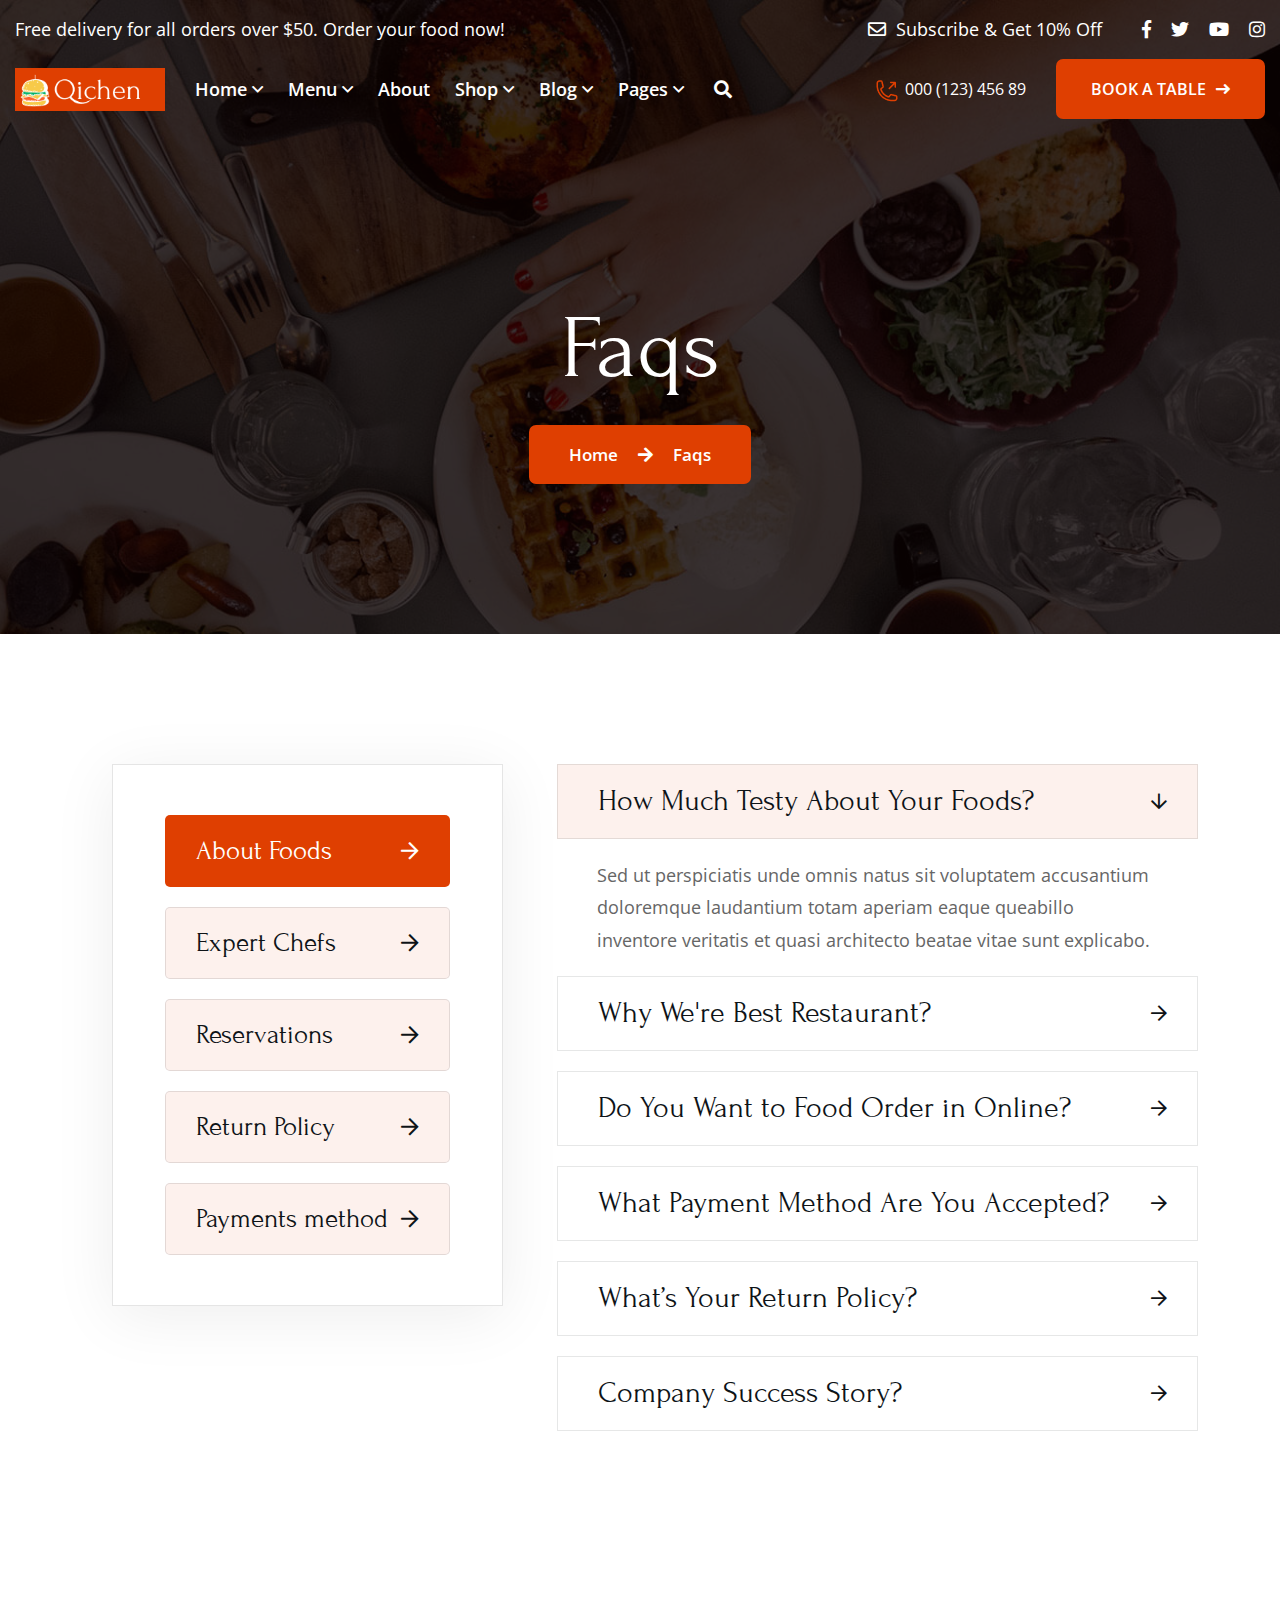
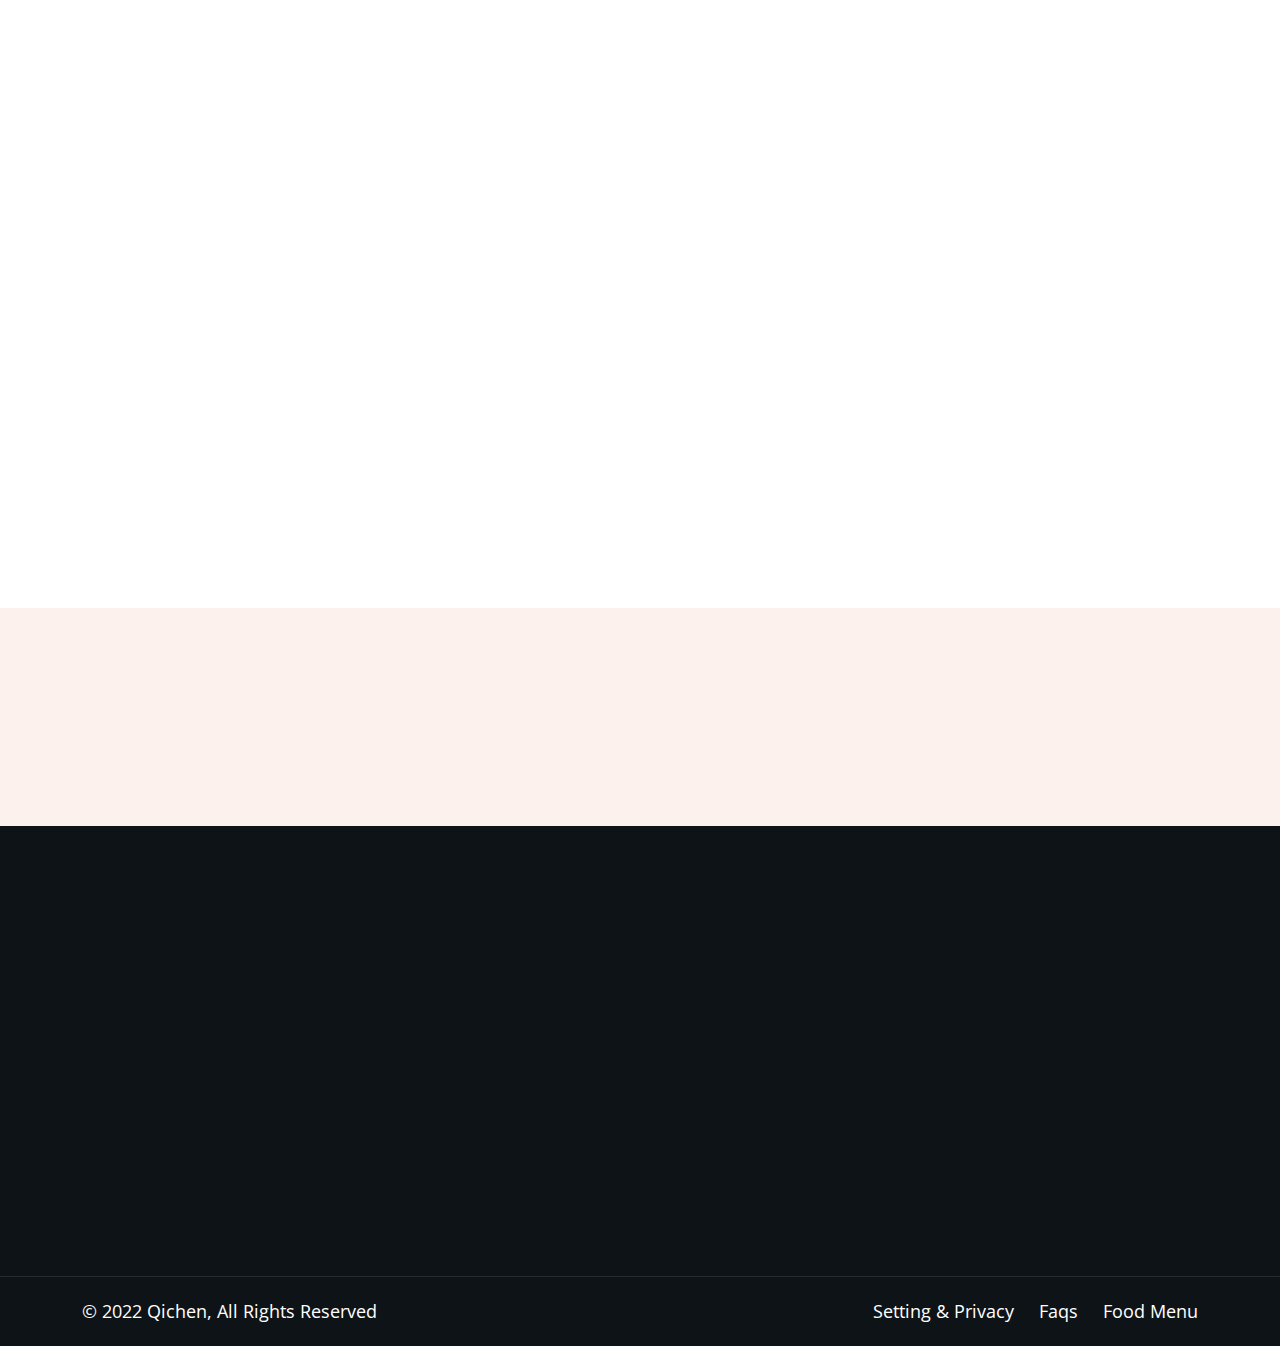
<file: faq.html>
<!DOCTYPE html>
<html lang="zxx">
    <head>
        <!--====== Required meta tags ======-->
        <meta charset="utf-8">
        <meta http-equiv="x-ua-compatible" content="ie=edge">
        <meta name="description" content="">
        <meta name="viewport" content="width=device-width, initial-scale=1, shrink-to-fit=no">
        <!--====== Title ======-->
        <title>Qichen - Restaurant HTML Template</title>
        <!--====== Favicon Icon ======-->
        <link rel="shortcut icon" href="assets/images/favicon.ico" type="image/png">
        <!--====== Flaticon css ======-->
        <link rel="stylesheet" href="assets/fonts/flaticon/flaticon.css">
        <!--====== FontAwesome css ======-->
        <link rel="stylesheet" href="assets/fonts/fontawesome/css/all.min.css">
        <!--====== Bootstrap css ======-->
        <link rel="stylesheet" href="assets/vendor/bootstrap/css/bootstrap.min.css">
        <!--====== magnific-popup css ======-->
        <link rel="stylesheet" href="assets/vendor/magnific-popup/dist/magnific-popup.css">
        <!--====== Slick-popup css ======-->
        <link rel="stylesheet" href="assets/vendor/slick/slick.css">
        <!--====== Jquery UI css ======-->
        <link rel="stylesheet" href="assets/vendor/jquery-ui/jquery-ui.min.css">
        <!--====== Nice Select css ======-->
        <link rel="stylesheet" href="assets/vendor/nice-select/css/nice-select.css">
        <!--====== Animate css ======-->
        <link rel="stylesheet" href="assets/vendor/animate.css">
        <!--====== Default css ======-->
        <link rel="stylesheet" href="assets/css/default.css">
        <!--====== Style css ======-->
        <link rel="stylesheet" href="assets/css/style.css">
    </head>
    <body>
        <!--====== Start Preloader ======-->
        <div class="preloader">
            <div class="loader">
                <div class="pre-shadow"></div>
                <div class="pre-box"></div>
            </div>
        </div><!--====== End Preloader ======-->
        <!--====== Search From ======-->
		<div class="modal fade search-modal" id="search-modal">
            <div class="modal-dialog modal-dialog-centered">
                <div class="modal-content">
                    <form>
                        <div class="form_group">
                        	<input type="text" class="form_control" placeholder="Search here" name="search">
                        	<label><i class="fa fa-search"></i></label>
                        </div>
                    </form>
                </div>
            </div>
        </div><!--====== Search From ======-->
        <!--====== Start Header ======-->
        <header class="header-area page-header transparent-header">
            <div class="top-bar text-white">
                <div class="container-fluid">
                    <div class="row">
                        <div class="col-lg-7">
                            <div class="top-left">
                                <span class="text">Free delivery for all orders over $50. Order your food now!</span>
                            </div>
                        </div>
                        <div class="col-lg-5">
                            <div class="top-right d-flex align-items-center justify-content-lg-end">
                                <span class="text"><i class="far fa-envelope"></i>Subscribe & Get 10% Off</span>
                                <ul class="social-link">
                                    <li><a href="#"><i class="fab fa-facebook-f"></i></a></li>
                                    <li><a href="#"><i class="fab fa-twitter"></i></a></li>
                                    <li><a href="#"><i class="fab fa-youtube"></i></a></li>
                                    <li><a href="#"><i class="fab fa-instagram"></i></a></li>
                                </ul>
                            </div>
                        </div>
                    </div>
                </div>
            </div>
            <!--=== Header Navigation ===-->
            <div class="header-navigation navigation-two navigation-white">
                <div class="nav-overlay"></div>
                <div class="container-fluid">
                    <!--=== Primary Menu ===-->
                    <div class="primary-menu">
                        <!--=== Site Branding ===-->
                        <div class="site-branding">
                            <a href="index.html" class="brand-logo"><img src="assets/images/logo/logo-white.png" alt="Site Logo"></a>
                        </div>
                        <!--=== Nav Inner Menu ===-->
                        <div class="nav-inner-menu">
                            <div class="nav-menu">
                                <!--=== Mobile Logo ===-->
                                <div class="mobile-logo mb-30 d-block d-xl-none text-center">
                                    <a href="index.html" class="brand-logo"><img src="assets/images/logo/logo-black.png" alt="Site Logo"></a>
                                </div>
                                <!--=== Main Menu ===-->
                                <nav class="main-menu">
                                    <ul>
                                        <li class="menu-item has-children"><a href="#" class="active">Home</a>
                                            <ul class="sub-menu">
                                                <li><a href="index.html">Home Restaurant</a></li>
                                                <li><a href="index-2.html">Home Fastfood</a></li>
                                                <li><a href="index-3.html">Home Seafood</a></li>
                                            </ul>
                                        </li>
                                        <li class="menu-item has-children"><a href="#">Menu</a>
                                            <ul class="sub-menu">
                                                <li><a href="menu-fastfood.html">Menu Fastfood</a></li>
                                                <li><a href="menu-seafood.html">Menu Seafood</a></li>
                                            </ul>
                                        </li>
                                        <li class="menu-item"><a href="about.html">About</a></li>
                                        <li class="menu-item has-children"><a href="#">Shop</a>
                                            <ul class="sub-menu">
                                                <li><a href="products.html">Our Products</a></li>
                                                <li><a href="product-details.html">Product Details</a></li>
                                                <li><a href="cart.html">Sopping Cart</a></li>
                                                <li><a href="checkout.html">Checkout</a></li>
                                            </ul>
                                        </li>
                                        <li class="menu-item has-children"><a href="#">Blog</a>
                                            <ul class="sub-menu">
                                                <li><a href="blog-standard.html">Blog Standard</a></li>
                                                <li><a href="blog-details.html">Blog Details</a></li>
                                            </ul>
                                        </li>
                                        <li class="menu-item has-children"><a href="#">Pages</a>
                                            <ul class="sub-menu">
                                                <li><a href="gallery.html">Our Gallery</a></li>
                                                <li><a href="chefs.html">Our Chefs</a></li>
                                                <li><a href="history.html">Our History</a></li>
                                                <li><a href="reservations.html">Reservations</a></li>
                                                <li><a href="404.html">404</a></li>
                                                <li><a href="faq.html">Faq</a></li>
                                                <li><a href="contact.html">Contact</a></li>
                                            </ul>
                                        </li>
                                    </ul>
                                </nav>
                                <!--=== Nav Button ===-->
                                <div class="menu-button mt-40 d-xl-none">
                                    <a href="contact.html" class="main-btn btn-red">Book a Table<i class="fas fa-long-arrow-right"></i></a>
                                </div>
                            </div>
                            <!--=== Nav right Item ===-->
                            <div class="nav-right-item d-flex align-items-center">
                                <div class="search-button">
                                    <div class="search-btn" data-bs-toggle="modal" data-bs-target="#search-modal"><i class="fas fa-search"></i></div>
                                </div>
                                <div class="nav-call-button">
                                    <span><img src="assets/images/call.png" alt="icon"><a href="tel:000(123)45689">000 (123) 456 89</a></span>
                                </div>
                                <div class="menu-button d-xl-block d-none">
                                    <a href="contact.html" class="main-btn btn-red">Book a Table<i class="fas fa-long-arrow-right"></i></a>
                                </div>
                                <div class="navbar-toggler">
                                    <span></span>
                                    <span></span>
                                    <span></span>
                                </div>
                            </div>
                        </div>
                    </div>
                </div>
            </div>
        </header><!--====== End Header ======-->
        <!--====== Start Breadcrumb Section ======-->
        <section class="page-banner light-red-bg p-r z-1 bg_cover" style="background-image: url(assets/images/bg/page-bg-1.jpg);">
            <div class="container">
                <div class="row justify-content-center">
                    <div class="col-lg-10">
                        <div class="page-banner-content text-center wow fadeInDown">
                            <h1 class="page-title">Faqs</h1>
                            <ul class="breadcrumb-link text-white">
                                <li><a href="index.html">Home</a></li>
                                <li class="active">Faqs</li>
                            </ul>
                        </div>
                    </div>
                </div>
            </div>
        </section><!--====== End Breadcrumb Section ======-->
        <!--====== Start Faq Section ======-->
        <section class="faq-section pt-130">
            <div class="container">
                <div class="row">
                    <div class="col-lg-5">
                        <div class="faq-tabs-box mb-50 wow fadeInLeft">
                            <div class="faq-tabs">
                                <ul class="nav">
                                    <li>
                                        <button class="nav-link active" data-bs-toggle="tab" data-bs-target="#tab1">About Foods <i class="far fa-arrow-right"></i></button>
                                    </li>
                                    <li>
                                        <button class="nav-link" data-bs-toggle="tab" data-bs-target="#tab2">Expert Chefs <i class="far fa-arrow-right"></i></button>
                                    </li>
                                    <li>
                                        <button class="nav-link" data-bs-toggle="tab" data-bs-target="#tab3">Reservations <i class="far fa-arrow-right"></i></button>
                                    </li>
                                    <li>
                                        <button class="nav-link" data-bs-toggle="tab" data-bs-target="#tab4">Return Policy <i class="far fa-arrow-right"></i></button>
                                    </li>
                                    <li>
                                        <button class="nav-link" data-bs-toggle="tab" data-bs-target="#tab5">Payments method <i class="far fa-arrow-right"></i></button>
                                    </li>
                                </ul>
                            </div>
                        </div>
                    </div>
                    <div class="col-lg-7">
                        <div class="faq-content-box wow fadeInRight mb-50">
                            <div class="tab-content">
                                <div class="tab-pane fade active show" id="tab1">
                                    <div class="accordion" id="accordionOne">
                                        <div class="accordion-card mb-20">
                                            <div class="accordion-header">
                                                <h3 class="accordion-title" data-bs-toggle="collapse" data-bs-target="#collapse0" aria-expanded="true">
                                                    How Much Testy About Your Foods?
                                                </h3>
                                            </div>
                                            <div id="collapse0" class="accordion-collapse collapse show" data-bs-parent="#accordionOne">
                                                <div class="accordion-body">
                                                    <p>Sed ut perspiciatis unde omnis natus sit voluptatem accusantium doloremque laudantium totam aperiam eaque queabillo inventore
                                                        veritatis et quasi architecto beatae vitae sunt explicabo.</p>
                                                </div>
                                            </div>
                                        </div>
                                        <div class="accordion-card mb-20">
                                            <div class="accordion-header">
                                                <h3 class="accordion-title collapsed" data-bs-toggle="collapse" data-bs-target="#collapse1" aria-expanded="false">
                                                    Why We're Best Restaurant?
                                                </h3>
                                            </div>
                                            <div id="collapse1" class="accordion-collapse collapse" data-bs-parent="#accordionOne">
                                                <div class="accordion-body">
                                                    <p>Sed ut perspiciatis unde omnis natus sit voluptatem accusantium doloremque laudantium totam aperiam eaque queabillo inventore
                                                        veritatis et quasi architecto beatae vitae sunt explicabo.</p>
                                                </div>
                                            </div>
                                        </div>
                                        <div class="accordion-card mb-20">
                                            <div class="accordion-header">
                                                <h3 class="accordion-title collapsed" data-bs-toggle="collapse" data-bs-target="#collapse2" aria-expanded="false">
                                                    Do You Want to Food Order in Online?
                                                </h3>
                                            </div>
                                            <div id="collapse2" class="accordion-collapse collapse" data-bs-parent="#accordionOne">
                                                <div class="accordion-body">
                                                    <p>Sed ut perspiciatis unde omnis natus sit voluptatem accusantium doloremque laudantium totam aperiam eaque queabillo inventore
                                                        veritatis et quasi architecto beatae vitae sunt explicabo.</p>
                                                </div>
                                            </div>
                                        </div>
                                        <div class="accordion-card mb-20">
                                            <div class="accordion-header">
                                                <h3 class="accordion-title" data-bs-toggle="collapse" data-bs-target="#collapse3" aria-expanded="false">
                                                    What Payment Method Are You Accepted?
                                                </h3>
                                            </div>
                                            <div id="collapse3" class="accordion-collapse collapse" data-bs-parent="#accordionOne">
                                                <div class="accordion-body">
                                                    <p>Sed ut perspiciatis unde omnis natus sit voluptatem accusantium doloremque laudantium totam aperiam eaque queabillo inventore
                                                        veritatis et quasi architecto beatae vitae sunt explicabo.</p>
                                                </div>
                                            </div>
                                        </div>
                                        <div class="accordion-card mb-20">
                                            <div class="accordion-header">
                                                <h3 class="accordion-title collapsed" data-bs-toggle="collapse" data-bs-target="#collapse4" aria-expanded="false">
                                                    What’s Your Return Policy?
                                                </h3>
                                            </div>
                                            <div id="collapse4" class="accordion-collapse collapse" data-bs-parent="#accordionOne">
                                                <div class="accordion-body">
                                                    <p>Sed ut perspiciatis unde omnis natus sit voluptatem accusantium doloremque laudantium totam aperiam eaque queabillo inventore
                                                        veritatis et quasi architecto beatae vitae sunt explicabo.</p>
                                                </div>
                                            </div>
                                        </div>
                                        <div class="accordion-card mb-20">
                                            <div class="accordion-header">
                                                <h3 class="accordion-title collapsed" data-bs-toggle="collapse" data-bs-target="#collapse5" aria-expanded="false">
                                                    Company Success Story?
                                                </h3>
                                            </div>
                                            <div id="collapse5" class="accordion-collapse collapse" data-bs-parent="#accordionOne">
                                                <div class="accordion-body">
                                                    <p>Sed ut perspiciatis unde omnis natus sit voluptatem accusantium doloremque laudantium totam aperiam eaque queabillo inventore
                                                        veritatis et quasi architecto beatae vitae sunt explicabo.</p>
                                                </div>
                                            </div>
                                        </div>
                                    </div>
                                </div>
                                <div class="tab-pane fade" id="tab2">
                                    <div class="accordion" id="accordionTwo">
                                        <div class="accordion-card mb-20">
                                            <div class="accordion-header">
                                                <h3 class="accordion-title" data-bs-toggle="collapse" data-bs-target="#collapse6" aria-expanded="true">
                                                    How Much Testy About Your Foods?
                                                </h3>
                                            </div>
                                            <div id="collapse6" class="accordion-collapse collapse show" data-bs-parent="#accordionTwo">
                                                <div class="accordion-body">
                                                    <p>Sed ut perspiciatis unde omnis natus sit voluptatem accusantium doloremque laudantium totam aperiam eaque queabillo inventore
                                                        veritatis et quasi architecto beatae vitae sunt explicabo.</p>
                                                </div>
                                            </div>
                                        </div>
                                        <div class="accordion-card mb-20">
                                            <div class="accordion-header">
                                                <h3 class="accordion-title collapsed" data-bs-toggle="collapse" data-bs-target="#collapse7" aria-expanded="false">
                                                    Why We're Best Restaurant?
                                                </h3>
                                            </div>
                                            <div id="collapse7" class="accordion-collapse collapse" data-bs-parent="#accordionTwo">
                                                <div class="accordion-body">
                                                    <p>Sed ut perspiciatis unde omnis natus sit voluptatem accusantium doloremque laudantium totam aperiam eaque queabillo inventore
                                                        veritatis et quasi architecto beatae vitae sunt explicabo.</p>
                                                </div>
                                            </div>
                                        </div>
                                        <div class="accordion-card mb-20">
                                            <div class="accordion-header">
                                                <h3 class="accordion-title collapsed" data-bs-toggle="collapse" data-bs-target="#collapse8" aria-expanded="false">
                                                    Do You Want to Food Order in Online?
                                                </h3>
                                            </div>
                                            <div id="collapse8" class="accordion-collapse collapse" data-bs-parent="#accordionTwo">
                                                <div class="accordion-body">
                                                    <p>Sed ut perspiciatis unde omnis natus sit voluptatem accusantium doloremque laudantium totam aperiam eaque queabillo inventore
                                                        veritatis et quasi architecto beatae vitae sunt explicabo.</p>
                                                </div>
                                            </div>
                                        </div>
                                        <div class="accordion-card mb-20">
                                            <div class="accordion-header">
                                                <h3 class="accordion-title collapsed" data-bs-toggle="collapse" data-bs-target="#collapse9" aria-expanded="false">
                                                    What Payment Method Are You Accepted?
                                                </h3>
                                            </div>
                                            <div id="collapse9" class="accordion-collapse collapse" data-bs-parent="#accordionTwo">
                                                <div class="accordion-body">
                                                    <p>Sed ut perspiciatis unde omnis natus sit voluptatem accusantium doloremque laudantium totam aperiam eaque queabillo inventore
                                                        veritatis et quasi architecto beatae vitae sunt explicabo.</p>
                                                </div>
                                            </div>
                                        </div>
                                        <div class="accordion-card mb-20">
                                            <div class="accordion-header">
                                                <h3 class="accordion-title collapsed" data-bs-toggle="collapse" data-bs-target="#collapse10" aria-expanded="false">
                                                    What’s Your Return Policy?
                                                </h3>
                                            </div>
                                            <div id="collapse10" class="accordion-collapse collapse" data-bs-parent="#accordionTwo">
                                                <div class="accordion-body">
                                                    <p>Sed ut perspiciatis unde omnis natus sit voluptatem accusantium doloremque laudantium totam aperiam eaque queabillo inventore
                                                        veritatis et quasi architecto beatae vitae sunt explicabo.</p>
                                                </div>
                                            </div>
                                        </div>
                                        <div class="accordion-card mb-20">
                                            <div class="accordion-header">
                                                <h3 class="accordion-title collapsed" data-bs-toggle="collapse" data-bs-target="#collapse11" aria-expanded="false">
                                                    Company Success Story?
                                                </h3>
                                            </div>
                                            <div id="collapse11" class="accordion-collapse collapse" data-bs-parent="#accordionTwo">
                                                <div class="accordion-body">
                                                    <p>Sed ut perspiciatis unde omnis natus sit voluptatem accusantium doloremque laudantium totam aperiam eaque queabillo inventore
                                                        veritatis et quasi architecto beatae vitae sunt explicabo.</p>
                                                </div>
                                            </div>
                                        </div>
                                    </div>
                                </div>
                                <div class="tab-pane fade" id="tab3">
                                    <div class="accordion" id="accordionThree">
                                        <div class="accordion-card mb-20">
                                            <div class="accordion-header">
                                                <h3 class="accordion-title" data-bs-toggle="collapse" data-bs-target="#collapse12" aria-expanded="true">
                                                    How Much Testy About Your Foods?
                                                </h3>
                                            </div>
                                            <div id="collapse12" class="accordion-collapse collapse show" data-bs-parent="#accordionThree">
                                                <div class="accordion-body">
                                                    <p>Sed ut perspiciatis unde omnis natus sit voluptatem accusantium doloremque laudantium totam aperiam eaque queabillo inventore
                                                        veritatis et quasi architecto beatae vitae sunt explicabo.</p>
                                                </div>
                                            </div>
                                        </div>
                                        <div class="accordion-card mb-20">
                                            <div class="accordion-header">
                                                <h3 class="accordion-title collapsed" data-bs-toggle="collapse" data-bs-target="#collapse13" aria-expanded="false">
                                                    Why We're Best Restaurant?
                                                </h3>
                                            </div>
                                            <div id="collapse13" class="accordion-collapse collapse" data-bs-parent="#accordionThree">
                                                <div class="accordion-body">
                                                    <p>Sed ut perspiciatis unde omnis natus sit voluptatem accusantium doloremque laudantium totam aperiam eaque queabillo inventore
                                                        veritatis et quasi architecto beatae vitae sunt explicabo.</p>
                                                </div>
                                            </div>
                                        </div>
                                        <div class="accordion-card mb-20">
                                            <div class="accordion-header">
                                                <h3 class="accordion-title  collapsed" data-bs-toggle="collapse" data-bs-target="#collapse14" aria-expanded="false">
                                                    Do You Want to Food Order in Online?
                                                </h3>
                                            </div>
                                            <div id="collapse14" class="accordion-collapse collapse" data-bs-parent="#accordionThree">
                                                <div class="accordion-body">
                                                    <p>Sed ut perspiciatis unde omnis natus sit voluptatem accusantium doloremque laudantium totam aperiam eaque queabillo inventore
                                                        veritatis et quasi architecto beatae vitae sunt explicabo.</p>
                                                </div>
                                            </div>
                                        </div>
                                        <div class="accordion-card mb-20">
                                            <div class="accordion-header">
                                                <h3 class="accordion-title collapsed" data-bs-toggle="collapse" data-bs-target="#collapse15" aria-expanded="false">
                                                    What Payment Method Are You Accepted?
                                                </h3>
                                            </div>
                                            <div id="collapse15" class="accordion-collapse collapse" data-bs-parent="#accordionThree">
                                                <div class="accordion-body">
                                                    <p>Sed ut perspiciatis unde omnis natus sit voluptatem accusantium doloremque laudantium totam aperiam eaque queabillo inventore
                                                        veritatis et quasi architecto beatae vitae sunt explicabo.</p>
                                                </div>
                                            </div>
                                        </div>
                                        <div class="accordion-card mb-20">
                                            <div class="accordion-header">
                                                <h3 class="accordion-title collapsed" data-bs-toggle="collapse" data-bs-target="#collapse16" aria-expanded="false">
                                                    What’s Your Return Policy?
                                                </h3>
                                            </div>
                                            <div id="collapse16" class="accordion-collapse collapse" data-bs-parent="#accordionThree">
                                                <div class="accordion-body">
                                                    <p>Sed ut perspiciatis unde omnis natus sit voluptatem accusantium doloremque laudantium totam aperiam eaque queabillo inventore
                                                        veritatis et quasi architecto beatae vitae sunt explicabo.</p>
                                                </div>
                                            </div>
                                        </div>
                                        <div class="accordion-card mb-20">
                                            <div class="accordion-header">
                                                <h3 class="accordion-title collapsed" data-bs-toggle="collapse" data-bs-target="#collapse17" aria-expanded="false">
                                                    Company Success Story?
                                                </h3>
                                            </div>
                                            <div id="collapse17" class="accordion-collapse collapse" data-bs-parent="#accordionThree">
                                                <div class="accordion-body">
                                                    <p>Sed ut perspiciatis unde omnis natus sit voluptatem accusantium doloremque laudantium totam aperiam eaque queabillo inventore
                                                        veritatis et quasi architecto beatae vitae sunt explicabo.</p>
                                                </div>
                                            </div>
                                        </div>
                                    </div>
                                </div>
                                <div class="tab-pane fade" id="tab4">
                                    <div class="accordion" id="accordionFour">
                                        <div class="accordion-card mb-20">
                                            <div class="accordion-header">
                                                <h3 class="accordion-title" data-bs-toggle="collapse" data-bs-target="#collapse18" aria-expanded="true">
                                                    How Much Testy About Your Foods?
                                                </h3>
                                            </div>
                                            <div id="collapse18" class="accordion-collapse collapse show" data-bs-parent="#accordionFour">
                                                <div class="accordion-body">
                                                    <p>Sed ut perspiciatis unde omnis natus sit voluptatem accusantium doloremque laudantium totam aperiam eaque queabillo inventore
                                                        veritatis et quasi architecto beatae vitae sunt explicabo.</p>
                                                </div>
                                            </div>
                                        </div>
                                        <div class="accordion-card mb-20">
                                            <div class="accordion-header">
                                                <h3 class="accordion-title collapsed" data-bs-toggle="collapse" data-bs-target="#collapse19" aria-expanded="false">
                                                    Why We're Best Restaurant?
                                                </h3>
                                            </div>
                                            <div id="collapse19" class="accordion-collapse collapse" data-bs-parent="#accordionFour">
                                                <div class="accordion-body">
                                                    <p>Sed ut perspiciatis unde omnis natus sit voluptatem accusantium doloremque laudantium totam aperiam eaque queabillo inventore
                                                        veritatis et quasi architecto beatae vitae sunt explicabo.</p>
                                                </div>
                                            </div>
                                        </div>
                                        <div class="accordion-card mb-20">
                                            <div class="accordion-header">
                                                <h3 class="accordion-title collapsed" data-bs-toggle="collapse" data-bs-target="#collapse20" aria-expanded="false">
                                                    Do You Want to Food Order in Online?
                                                </h3>
                                            </div>
                                            <div id="collapse20" class="accordion-collapse collapse" data-bs-parent="#accordionFour">
                                                <div class="accordion-body">
                                                    <p>Sed ut perspiciatis unde omnis natus sit voluptatem accusantium doloremque laudantium totam aperiam eaque queabillo inventore
                                                        veritatis et quasi architecto beatae vitae sunt explicabo.</p>
                                                </div>
                                            </div>
                                        </div>
                                        <div class="accordion-card mb-20">
                                            <div class="accordion-header">
                                                <h3 class="accordion-title collapsed" data-bs-toggle="collapse" data-bs-target="#collapse21" aria-expanded="false">
                                                    What Payment Method Are You Accepted?
                                                </h3>
                                            </div>
                                            <div id="collapse21" class="accordion-collapse collapse" data-bs-parent="#accordionFour">
                                                <div class="accordion-body">
                                                    <p>Sed ut perspiciatis unde omnis natus sit voluptatem accusantium doloremque laudantium totam aperiam eaque queabillo inventore
                                                        veritatis et quasi architecto beatae vitae sunt explicabo.</p>
                                                </div>
                                            </div>
                                        </div>
                                        <div class="accordion-card mb-20">
                                            <div class="accordion-header">
                                                <h3 class="accordion-title collapsed" data-bs-toggle="collapse" data-bs-target="#collapse22" aria-expanded="false">
                                                    What’s Your Return Policy?
                                                </h3>
                                            </div>
                                            <div id="collapse22" class="accordion-collapse collapse" data-bs-parent="#accordionFour">
                                                <div class="accordion-body">
                                                    <p>Sed ut perspiciatis unde omnis natus sit voluptatem accusantium doloremque laudantium totam aperiam eaque queabillo inventore
                                                        veritatis et quasi architecto beatae vitae sunt explicabo.</p>
                                                </div>
                                            </div>
                                        </div>
                                        <div class="accordion-card mb-20">
                                            <div class="accordion-header">
                                                <h3 class="accordion-title collapsed" data-bs-toggle="collapse" data-bs-target="#collapse23" aria-expanded="false">
                                                    Company Success Story?
                                                </h3>
                                            </div>
                                            <div id="collapse23" class="accordion-collapse collapse" data-bs-parent="#accordionFour">
                                                <div class="accordion-body">
                                                    <p>Sed ut perspiciatis unde omnis natus sit voluptatem accusantium doloremque laudantium totam aperiam eaque queabillo inventore
                                                        veritatis et quasi architecto beatae vitae sunt explicabo.</p>
                                                </div>
                                            </div>
                                        </div>
                                    </div>
                                </div>
                                <div class="tab-pane fade" id="tab5">
                                    <div class="accordion" id="accordionFive">
                                        <div class="accordion-card mb-20">
                                            <div class="accordion-header">
                                                <h3 class="accordion-title" data-bs-toggle="collapse" data-bs-target="#collapse24" aria-expanded="true">
                                                    How Much Testy About Your Foods?
                                                </h3>
                                            </div>
                                            <div id="collapse24" class="accordion-collapse collapse show" data-bs-parent="#accordionFive">
                                                <div class="accordion-body">
                                                    <p>Sed ut perspiciatis unde omnis natus sit voluptatem accusantium doloremque laudantium totam aperiam eaque queabillo inventore
                                                        veritatis et quasi architecto beatae vitae sunt explicabo.</p>
                                                </div>
                                            </div>
                                        </div>
                                        <div class="accordion-card mb-20">
                                            <div class="accordion-header">
                                                <h3 class="accordion-title collapsed" data-bs-toggle="collapse" data-bs-target="#collapse25" aria-expanded="false">
                                                    Why We're Best Restaurant?
                                                </h3>
                                            </div>
                                            <div id="collapse25" class="accordion-collapse collapse" data-bs-parent="#accordionFive">
                                                <div class="accordion-body">
                                                    <p>Sed ut perspiciatis unde omnis natus sit voluptatem accusantium doloremque laudantium totam aperiam eaque queabillo inventore
                                                        veritatis et quasi architecto beatae vitae sunt explicabo.</p>
                                                </div>
                                            </div>
                                        </div>
                                        <div class="accordion-card mb-20">
                                            <div class="accordion-header">
                                                <h3 class="accordion-title collapsed" data-bs-toggle="collapse" data-bs-target="#collapse26" aria-expanded="false">
                                                    Do You Want to Food Order in Online?
                                                </h3>
                                            </div>
                                            <div id="collapse26" class="accordion-collapse collapse" data-bs-parent="#accordionFive">
                                                <div class="accordion-body">
                                                    <p>Sed ut perspiciatis unde omnis natus sit voluptatem accusantium doloremque laudantium totam aperiam eaque queabillo inventore
                                                        veritatis et quasi architecto beatae vitae sunt explicabo.</p>
                                                </div>
                                            </div>
                                        </div>
                                        <div class="accordion-card mb-20">
                                            <div class="accordion-header">
                                                <h3 class="accordion-title collapsed" data-bs-toggle="collapse" data-bs-target="#collapse27" aria-expanded="false">
                                                    What Payment Method Are You Accepted?
                                                </h3>
                                            </div>
                                            <div id="collapse27" class="accordion-collapse collapse" data-bs-parent="#accordionFive">
                                                <div class="accordion-body">
                                                    <p>Sed ut perspiciatis unde omnis natus sit voluptatem accusantium doloremque laudantium totam aperiam eaque queabillo inventore
                                                        veritatis et quasi architecto beatae vitae sunt explicabo.</p>
                                                </div>
                                            </div>
                                        </div>
                                        <div class="accordion-card mb-20">
                                            <div class="accordion-header">
                                                <h3 class="accordion-title collapsed" data-bs-toggle="collapse" data-bs-target="#collapse28" aria-expanded="false">
                                                    What’s Your Return Policy?
                                                </h3>
                                            </div>
                                            <div id="collapse28" class="accordion-collapse collapse" data-bs-parent="#accordionFive">
                                                <div class="accordion-body">
                                                    <p>Sed ut perspiciatis unde omnis natus sit voluptatem accusantium doloremque laudantium totam aperiam eaque queabillo inventore
                                                        veritatis et quasi architecto beatae vitae sunt explicabo.</p>
                                                </div>
                                            </div>
                                        </div>
                                        <div class="accordion-card mb-20">
                                            <div class="accordion-header">
                                                <h3 class="accordion-title collapsed" data-bs-toggle="collapse" data-bs-target="#collapse29" aria-expanded="false">
                                                    Company Success Story?
                                                </h3>
                                            </div>
                                            <div id="collapse29" class="accordion-collapse collapse" data-bs-parent="#accordionFive">
                                                <div class="accordion-body">
                                                    <p>Sed ut perspiciatis unde omnis natus sit voluptatem accusantium doloremque laudantium totam aperiam eaque queabillo inventore
                                                        veritatis et quasi architecto beatae vitae sunt explicabo.</p>
                                                </div>
                                            </div>
                                        </div>
                                    </div>
                                </div>
                            </div>
                        </div>
                    </div>
                </div>
            </div>
        </section><!--====== End Faq Section ======-->
        <!--====== Start Reservation Section ======-->
        <section class="reservation-section pt-130 pb-80">
            <div class="container">
                <div class="row">
                    <div class="col-lg-3 col-md-6">
                        <div class="reservation-img wow fadeInLeft mb-50">
                            <img src="assets/images/contact/contact-6.jpg" alt="">
                        </div>
                    </div>
                    <div class="col-lg-6 col-md-12 order-xl-2 order-3">
                        <div class="reservation-content-box wow fadeInUp mb-50">
                            <div class="section-title text-center mb-45">
                                <span class="sub-title">Booking table</span>
                                <h2>Make A Reservations</h2>
                            </div>
                            <div class="reservation-style-three">
                                <form class="reservation-form">
                                    <div class="row justify-content-center">
                                        <div class="col-lg-6">
                                            <div class="form_group">
                                                <label><i class="far fa-user"></i></label>
                                                <input type="text" class="form_control" placeholder="Person" name="number" required>
                                            </div>
                                        </div>
                                        <div class="col-lg-6">
                                            <div class="form_group">
                                                <label><i class="far fa-phone"></i></label>
                                                <input type="text" class="form_control" placeholder="Phone No" name="phone" required>
                                            </div>
                                        </div>
                                        <div class="col-lg-6">
                                            <div class="form_group">
                                                <label><i class="far fa-calendar-alt"></i></label>
                                                <input type="text" id="datepicker" class="form_control" placeholder="Reserved Date" name="date" required>
                                            </div>
                                        </div>
                                        <div class="col-lg-6">
                                            <div class="form_group">
                                                <select class="wide">
                                                    <option data-display="Reservation Time">Reservation Time</option>
                                                    <option value="01">9.00 Am</option>
                                                    <option value="01">9.30 Am</option>
                                                    <option value="01">10.00 Am</option>
                                                    <option value="01">10.30 Am</option>
                                                    <option value="01">11.00 Am</option>
                                                    <option value="01">11.30 Am</option>
                                                    <option value="01">12.00 Pm</option>
                                                    <option value="01">12.30 Pm</option>
                                                    <option value="01">01.00 Pm</option>
                                                    <option value="01">01.30 Pm</option>
                                                    <option value="01">02.00 Pm</option>
                                                    <option value="01">02.30 Pm</option>
                                                    <option value="01">03.00 Pm</option>
                                                    <option value="01">03.30 Pm</option>
                                                    <option value="01">04.00 Pm</option>
                                                    <option value="01">04.30 Pm</option>
                                                    <option value="01">05.00 Pm</option>
                                                    <option value="01">05.30 Pm</option>
                                                    <option value="01">06.00 Pm</option>
                                                    <option value="01">06.30 Pm</option>
                                                    <option value="01">07.00 Pm</option>
                                                    <option value="01">07.30 Pm</option>
                                                    <option value="01">08.00 Pm</option>
                                                    <option value="01">08.30 Pm</option>
                                                    <option value="01">09.00 Pm</option>
                                                    <option value="01">09.30 Pm</option>
                                                    <option value="01">10.00 Pm</option>
                                                </select>
                                            </div>
                                        </div>
                                        <div class="col-lg-12">
                                            <div class="form_group">
                                                <label><i class="far fa-edit"></i></label>
                                                <textarea class="form_control" placeholder="Comments" name="message"></textarea>
                                            </div>
                                        </div>
                                        <div class="col-lg-8">
                                            <div class="form_group">
                                                <button class="main-btn btn-red">book a table <i class="far fa-arrow-right"></i></button>
                                            </div>
                                        </div>
                                    </div>
                                </form>
                            </div>
                        </div>
                    </div>
                    <div class="col-lg-3 col-md-6 order-xl-3 order-2">
                        <div class="reservation-img wow fadeInRight mb-50">
                            <img src="assets/images/contact/contact-7.jpg" alt="">
                        </div>
                    </div>
                </div>
            </div>
        </section><!--====== End Reservation Section ======-->
        <!--====== Start Partners Section ======-->
        <section class="partners-section light-red-bg pt-60 pb-60">
            <div class="container">
                <!--=== Partners Slider ===-->
                <div class="partner-slider-one wow fadeInDown">
                    <div class="single-partner-item">
                        <div class="partner-img">
                            <a href="#"><img src="assets/images/partners/partner-1.png" alt="Partner Image"></a>
                        </div>
                    </div>
                    <div class="single-partner-item">
                        <div class="partner-img">
                            <a href="#"><img src="assets/images/partners/partner-2.png" alt="Partner Image"></a>
                        </div>
                    </div>
                    <div class="single-partner-item">
                        <div class="partner-img">
                            <a href="#"><img src="assets/images/partners/partner-3.png" alt="Partner Image"></a>
                        </div>
                    </div>
                    <div class="single-partner-item">
                        <div class="partner-img">
                            <a href="#"><img src="assets/images/partners/partner-4.png" alt="Partner Image"></a>
                        </div>
                    </div>
                    <div class="single-partner-item">
                        <div class="partner-img">
                            <a href="#"><img src="assets/images/partners/partner-5.png" alt="Partner Image"></a>
                        </div>
                    </div>
                    <div class="single-partner-item">
                        <div class="partner-img">
                            <a href="#"><img src="assets/images/partners/partner-6.png" alt="Partner Image"></a>
                        </div>
                    </div>
                    <div class="single-partner-item">
                        <div class="partner-img">
                            <a href="#"><img src="assets/images/partners/partner-4.png" alt="Partner Image"></a>
                        </div>
                    </div>
                </div>
            </div>
        </section><!--====== End Partners Section ======-->
        <!--=== Start Footer ===-->
        <footer class="footer-dark dark-black-bg text-white p-r z-1 pt-80">
            <!--=== Footer Widget ===-->
            <div class="footer-widget-area pb-10 pb-40">
                <div class="container">
                    <div class="row">
                        <div class="col-lg-3 col-md-6">
                            <div class="footer-widget about-company-widget pr-lg-30 mb-40 wow fadeInUp">
                                <div class="footer-content">
                                    <a href="index.html" class="footer-logo mb-30"><img src="assets/images/logo/logo-white.png" alt="Brand Logo"></a>
                                    <p>Sit amet consectetur adipiscing elitsue risus mauris adipis</p>
                                    <form>
                                        <div class="form_group">
                                            <label><i class="far fa-arrow-right"></i></label>
                                            <input type="email" class="form_control" placeholder="Email Address" name="email">
                                        </div>
                                    </form>
                                </div>
                            </div>
                        </div>
                        <div class="col-lg-2 col-md-6">
                            <div class="footer-widget footer-nav-widget pl-lg-30 mb-40 wow fadeInDown">
                                <h4 class="widget-title">Quick Links</h4>
                                <div class="footer-nav-content">
                                    <ul class="footer-nav">
                                        <li><a href="#">About Company</a></li>
                                        <li><a href="#">Home Shop</a></li>
                                        <li><a href="#">Our Menu (CMS)</a></li>
                                        <li><a href="#">Shop (Ecom)</a></li>
                                        <li><a href="#">Recipes</a></li>
                                    </ul>
                                </div>
                            </div>
                        </div>
                        <div class="col-lg-4 col-md-6">
                            <div class="footer-widget footer-nav-widget-two pl-lg-70 mb-40 wow fadeInUp">
                                <h4 class="widget-title">Quick Links</h4>
                                <div class="footer-nav-content">
                                    <ul class="footer-nav">
                                        <li><a href="#">Hamburger</a></li>
                                        <li><a href="#">Chicken Burger</a></li>
                                        <li><a href="#">Vegetable Pizza</a></li>
                                        <li><a href="#">Chicken Roll</a></li>
                                        <li><a href="#">Ice-Cream</a></li>
                                    </ul>
                                    <ul class="footer-nav">
                                        <li><a href="#">Potato</a></li>
                                        <li><a href="#">Organic Juice</a></li>
                                        <li><a href="#">Lemon Juice</a></li>
                                        <li><a href="#">MuTton Tikka</a></li>
                                        <li><a href="#">Seafoods</a></li>
                                    </ul>
                                </div>
                            </div>
                        </div>
                        <div class="col-lg-3 col-md-6">
                            <div class="footer-widget contact-info-widget pl-lg-70 mb-40 wow fadeInDown">
                                <div class="contact-info-box mb-20">
                                    <span class="title">Call for order:</span>
                                    <h3><a href="tel:+125865892">+1 2586 5892</a></h3>
                                    <p><a href="mailto:hello@example.com">hello@example.com</a></p>
                                </div>
                                <div class="contact-info-box mb-20">
                                    <span class="title">Location :</span>
                                    <p>119 Tanglewood Lane
                                        Gulfport, MS 39503</p>
                                </div>
                            </div>
                        </div>
                    </div>
                </div>
            </div>
            <!--=== Copyright Area ===-->
            <div class="copyright-area border-top-1">
                <div class="container">
                    <div class="row">
                        <div class="col-lg-6">
                            <div class="copyright-text">
                                <P>&copy; 2022 Qichen, All Rights Reserved</P>
                            </div>
                        </div>
                        <div class="col-lg-6">
                            <div class="copyright-nav float-lg-end">
                                <ul>
                                    <li><a href="#">Setting & Privacy</a></li>
                                    <li><a href="#">Faqs</a></li>
                                    <li><a href="#">Food Menu</a></li>
                                </ul>
                            </div>
                        </div>
                    </div>
                </div>
            </div>
        </footer><!--=== End Footer ===-->
        <!--=== End Reservation Section ===-->
        <!--====== Back To Top  ======-->
        <a href="#" class="back-to-top" ><i class="far fa-angle-up"></i></a>
        <!--====== Jquery js ======-->
        <script src="assets/vendor/jquery-3.6.0.min.js"></script>
        <!--====== Bootstrap js ======-->
        <script src="assets/vendor/popper/popper.min.js"></script>
        <!--====== Bootstrap js ======-->
        <script src="assets/vendor/bootstrap/js/bootstrap.min.js"></script>
        <!--====== Slick js ======-->
        <script src="assets/vendor/slick/slick.min.js"></script>
        <!--====== Magnific js ======-->
        <script src="assets/vendor/magnific-popup/dist/jquery.magnific-popup.min.js"></script>
        <!--====== Isotope js ======-->
        <script src="assets/vendor/isotope.min.js"></script>
        <!--====== Imagesloaded js ======-->
        <script src="assets/vendor/imagesloaded.min.js"></script>
        <!--====== Counterup js ======-->
        <script src="assets/vendor/jquery.counterup.min.js"></script>
        <!--====== Waypoints js ======-->
        <script src="assets/vendor/jquery.waypoints.js"></script>
        <!--====== Nice-select js ======-->
        <script src="assets/vendor/nice-select/js/jquery.nice-select.min.js"></script>
        <!--====== jquery UI js ======-->
        <script src="assets/vendor/jquery-ui/jquery-ui.min.js"></script>
        <!--====== WOW js ======-->
        <script src="assets/vendor/wow.min.js"></script>
        <!--====== Main js ======-->
        <script src="assets/js/theme.js"></script>
    </body>
</html>
</file>
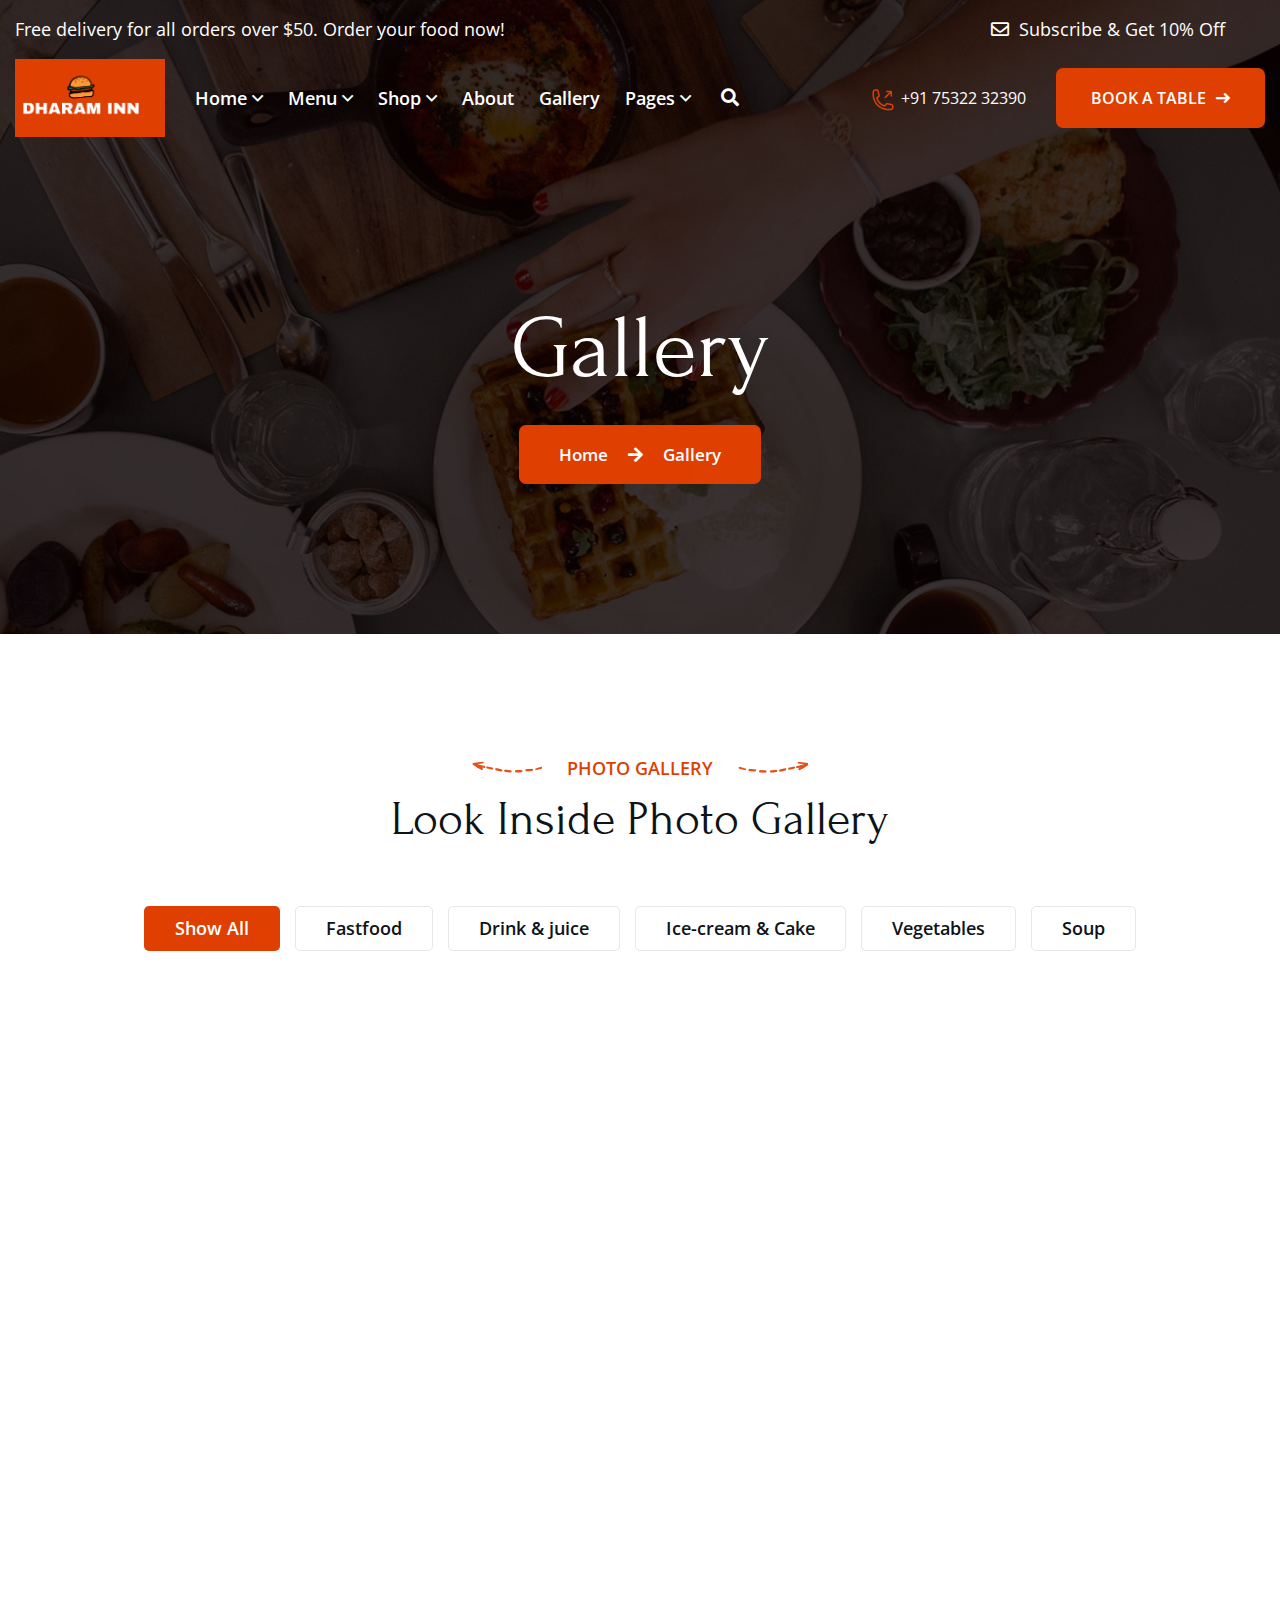
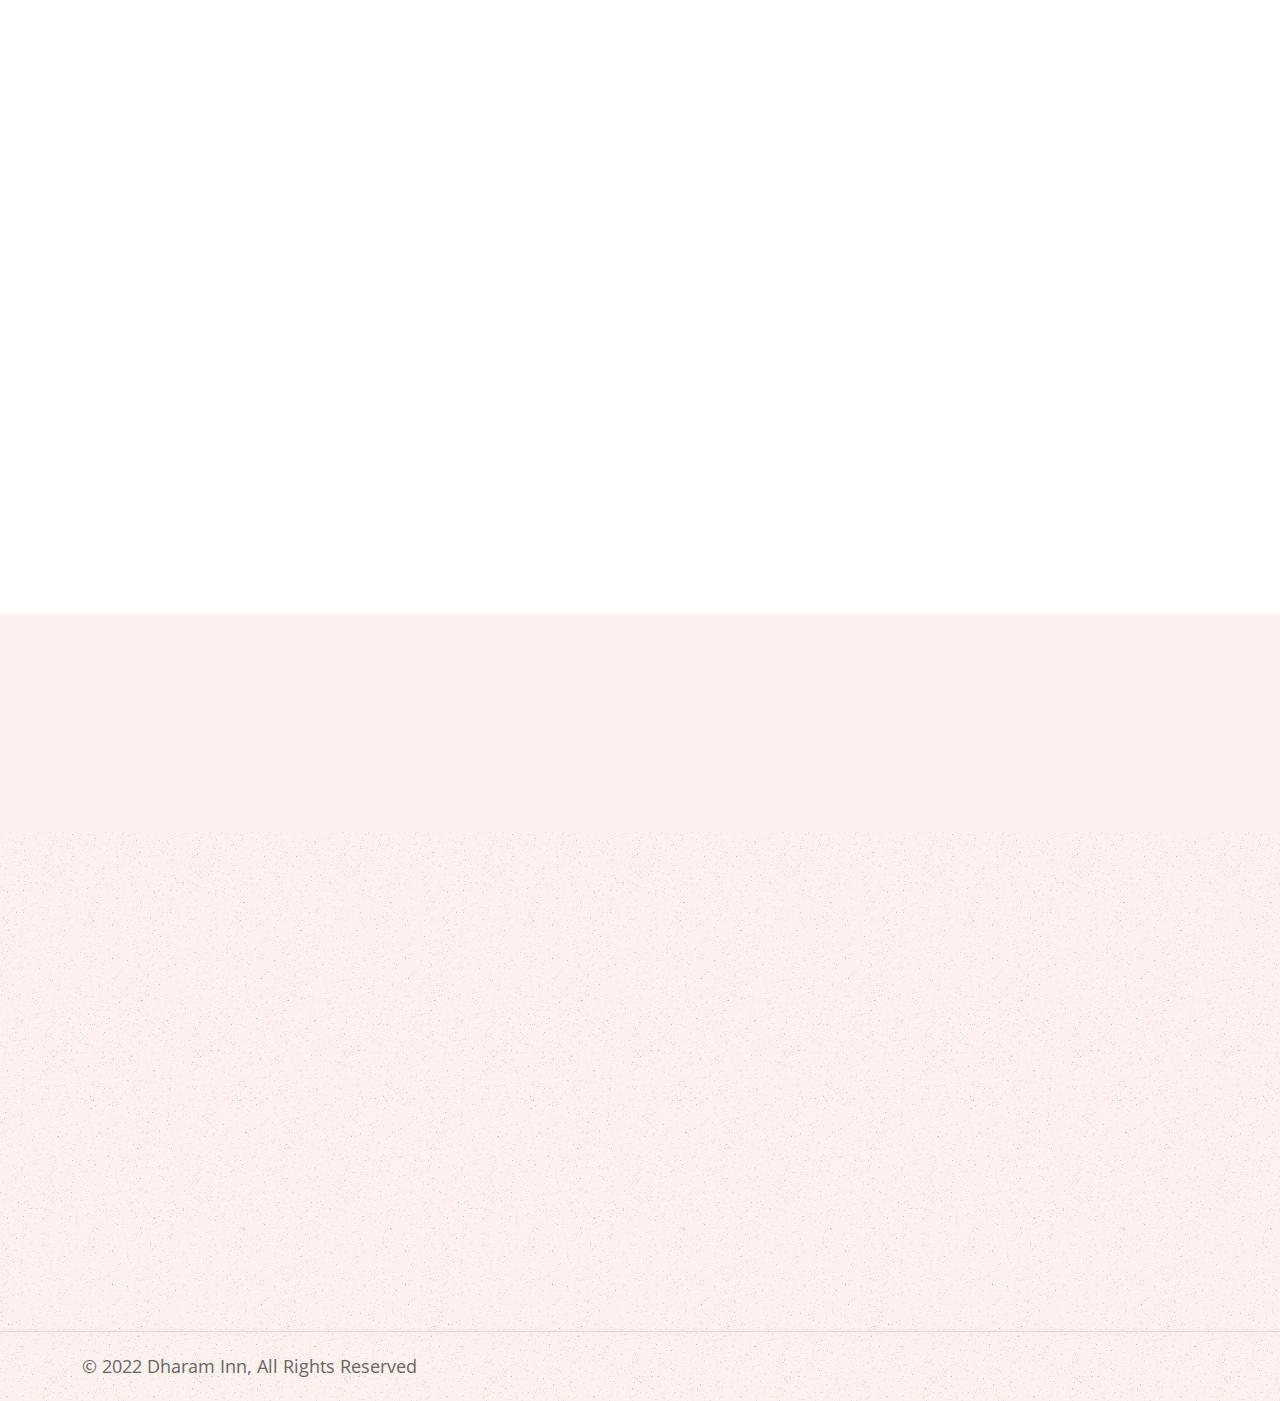
<file: gallery.html>
<!DOCTYPE html>
<html lang="zxx">

<head>
    <!--====== Required meta tags ======-->
    <meta charset="utf-8">
    <meta http-equiv="x-ua-compatible" content="ie=edge">
    <meta name="description" content="">
    <meta name="viewport" content="width=device-width, initial-scale=1, shrink-to-fit=no">
    <!--====== Title ======-->
    <title>DharamInn - Restaurant</title>
    <!--====== Favicon Icon ======-->
    <link rel="shortcut icon" href="assets/images/favicon.ico" type="image/png">
    <!--====== Flaticon css ======-->
    <link rel="stylesheet" href="assets/fonts/flaticon/flaticon.css">
    <!--====== FontAwesome css ======-->
    <link rel="stylesheet" href="assets/fonts/fontawesome/css/all.min.css">
    <!--====== Bootstrap css ======-->
    <link rel="stylesheet" href="assets/vendor/bootstrap/css/bootstrap.min.css">
    <!--====== magnific-popup css ======-->
    <link rel="stylesheet" href="assets/vendor/magnific-popup/dist/magnific-popup.css">
    <!--====== Slick-popup css ======-->
    <link rel="stylesheet" href="assets/vendor/slick/slick.css">
    <!--====== Jquery UI css ======-->
    <link rel="stylesheet" href="assets/vendor/jquery-ui/jquery-ui.min.css">
    <!--====== Nice Select css ======-->
    <link rel="stylesheet" href="assets/vendor/nice-select/css/nice-select.css">
    <!--====== Animate css ======-->
    <link rel="stylesheet" href="assets/vendor/animate.css">
    <!--====== Default css ======-->
    <link rel="stylesheet" href="assets/css/default.css">
    <!--====== Style css ======-->
    <link rel="stylesheet" href="assets/css/style.css">
</head>

<body>
    <!--====== Start Preloader ======-->
    <div class="preloader">
        <div class="loader">
            <div class="pre-shadow"></div>
            <div class="pre-box"></div>
        </div>
    </div><!--====== End Preloader ======-->
    <!--====== Search From ======-->
    <div class="modal fade search-modal" id="search-modal">
        <div class="modal-dialog modal-dialog-centered">
            <div class="modal-content">
                <form>
                    <div class="form_group">
                        <input type="text" class="form_control" placeholder="Search here" name="search">
                        <label><i class="fa fa-search"></i></label>
                    </div>
                </form>
            </div>
        </div>
    </div><!--====== Search From ======-->
    <!--====== Start Header ======-->
    <header class="header-area page-header transparent-header">
        <div class="top-bar text-white">
            <div class="container-fluid">
                <div class="row">
                    <div class="col-lg-7">
                        <div class="top-left">
                            <span class="text">Free delivery for all orders over $50. Order your food now!</span>
                        </div>
                    </div>
                    <div class="col-lg-5">
                        <div class="top-right d-flex align-items-center justify-content-lg-end">
                            <span class="text"><i class="far fa-envelope"></i>Subscribe & Get 10% Off</span>
                            <!-- <ul class="social-link">
                                    <li><a href="#"><i class="fab fa-facebook-f"></i></a></li>
                                    <li><a href="#"><i class="fab fa-twitter"></i></a></li>
                                    <li><a href="#"><i class="fab fa-youtube"></i></a></li>
                                    <li><a href="#"><i class="fab fa-instagram"></i></a></li>
                                </ul> -->
                        </div>
                    </div>
                </div>
            </div>
        </div>
        <!--=== Header Navigation ===-->
        <div class="header-navigation navigation-two navigation-white">
            <div class="nav-overlay"></div>
            <div class="container-fluid">
                <!--=== Primary Menu ===-->
                <div class="primary-menu">
                    <!--=== Site Branding ===-->
                    <div class="site-branding">
                        <a href="index.html" class="brand-logo"><img src="assets/images/logo/logo2.png"
                                alt="Site Logo"></a>
                    </div>
                    <!--=== Nav Inner Menu ===-->
                    <div class="nav-inner-menu">
                        <div class="nav-menu">
                            <!--=== Mobile Logo ===-->
                            <div class="mobile-logo mb-30 d-block d-xl-none text-center">
                                <a href="index.html" class="brand-logo"><img src="assets/images/logo/logo-black.png"
                                        alt="Site Logo"></a>
                            </div>
                            <!--=== Main Menu ===-->
                            <nav class="main-menu">
                                <ul>
                                    <li class="menu-item has-children"><a href="#" class="active">Home</a>
                                        <ul class="sub-menu">
                                            <li><a href="index.html">Home Restaurant</a></li>
                                            <!-- <li><a href="index-2.html">Home Fastfood</a></li> -->
                                            <!-- <li><a href="index-3.html">Home Seafood</a></li> -->
                                        </ul>
                                    </li>
                                    <li class="menu-item has-children"><a href="#">Menu</a>
                                        <ul class="sub-menu">
                                            <li><a href="menu-fastfood.html">Menu Fastfood</a></li>
                                            <!-- <li><a href="menu-seafood.html">Menu Seafood</a></li> -->
                                        </ul>
                                    </li>
                                    <li class="menu-item has-children"><a href="#">Shop</a>
                                        <ul class="sub-menu">
                                            <li><a href="products.html">Our Products</a></li>
                                            <!-- <li><a href="product-details.html">Product Details</a></li>
                                                            <li><a href="cart.html">Sopping Cart</a></li>
                                                            <li><a href="checkout.html">Checkout</a></li> -->
                                        </ul>
                                    </li>
                                    <!-- <li class="menu-item has-children"><a href="#">Blog</a>
                                                        <ul class="sub-menu">
                                                            <li><a href="blog-standard.html">Blog Standard</a></li>
                                                            <li><a href="blog-details.html">Blog Details</a></li>
                                                        </ul>
                                                    </li> -->
                                    <li class="menu-item"><a href="about.html">About</a></li>
                                    <li class="menu-item"><a href="gallery.html">Gallery</a></li>

                                    <li class="menu-item has-children"><a href="#">Pages</a>
                                        <ul class="sub-menu">
                                            <!-- <li><a href="gallery.html">Our Gallery</a></li>
                                                    <li><a href="chefs.html">Our Chefs</a></li>
                                                    <li><a href="history.html">Our History</a></li>
                                                    <li><a href="reservations.html">Reservations</a></li>
                                                    <li><a href="404.html">404</a></li>
                                                    <li><a href="faq.html">Faq</a></li> -->
                                            <li><a href="contact.html">Contact</a></li>
                                        </ul>
                                    </li>

                                </ul>
                            </nav>
                            <!--=== Nav Button ===-->
                            <div class="menu-button mt-40 d-xl-none">
                                <a href="contact.html" class="main-btn btn-red">Book a Table<i
                                        class="fas fa-long-arrow-right"></i></a>
                            </div>
                        </div>
                        <!--=== Nav right Item ===-->
                        <div class="nav-right-item d-flex align-items-center">
                            <div class="search-button">
                                <div class="search-btn" data-bs-toggle="modal" data-bs-target="#search-modal"><i
                                        class="fas fa-search"></i></div>
                            </div>
                            <div class="nav-call-button">
                                <span><img src="assets/images/call.png" alt="icon"><a href="tel:000(123)45689">+91 75322
                                        32390</a></span>
                            </div>
                            <div class="menu-button d-xl-block d-none">
                                <a href="contact.html" class="main-btn btn-red">Book a Table<i
                                        class="fas fa-long-arrow-right"></i></a>
                            </div>
                            <div class="navbar-toggler">
                                <span></span>
                                <span></span>
                                <span></span>
                            </div>
                        </div>
                    </div>
                </div>
            </div>
        </div>
    </header><!--====== End Header ======-->
    <!--====== Start Breadcrumb Section ======-->
    <section class="page-banner light-red-bg p-r z-1 bg_cover"
        style="background-image: url(assets/images/bg/page-bg-1.jpg);">
        <div class="container">
            <div class="row justify-content-center">
                <div class="col-lg-10">
                    <div class="page-banner-content text-center wow fadeInDown">
                        <h1 class="page-title">Gallery</h1>
                        <ul class="breadcrumb-link text-white">
                            <li><a href="index.html">Home</a></li>
                            <li class="active">Gallery</li>
                        </ul>
                    </div>
                </div>
            </div>
        </div>
    </section><!--====== End Breadcrumb Section ======-->
    <!--====== Start Gallery Section ======-->
    <section class="gallery-section pt-120 pb-90" id="gallery-filter">
        <div class="container">
            <div class="row justify-content-center">
                <div class="col-xl-6 col-lg-10">
                    <div class="section-title text-center mb-50 wow fadeInUp">
                        <span class="sub-title">photo gallery</span>
                        <h2>Look Inside Photo Gallery</h2>
                    </div>
                </div>
            </div>
            <div class="row">
                <div class="col-lg-12">
                    <div class="gallery-filter-button text-center mb-60 wow fadeInDown">
                        <ul class="filter-btn">
                            <li class="active" data-filter="*">Show All</li>
                            <li data-filter=".cat-1">Fastfood</li>
                            <li data-filter=".cat-2">Drink & juice</li>
                            <li data-filter=".cat-3">Ice-cream & Cake</li>
                            <li data-filter=".cat-4">Vegetables</li>
                            <li data-filter=".cat-5">Soup</li>                           
                        </ul>
                    </div>
                </div>
            </div>
            <div class="row gallery-row">
                <div class="col-xl-3 col-lg-4 col-md-6 col-sm-6 gallery-column cat-1">
                    <div class="gallery-item-two mb-35 wow fadeInUp">
                        <div class="gallery-img">
                            <img src="assets/images/gallery/1.jpg" alt="Gallery Image">
                            <div class="hover-overlay">
                                <a href="#" class="icon-btn"><i class="far fa-arrow-right"></i></a>
                            </div>
                        </div>
                        <div class="gallery-content text-center">
                            <h3 class="title">Burger</h3>
                        </div>
                    </div>
                </div>

                <div class="col-xl-3 col-lg-4 col-md-6 col-sm-6 gallery-column cat-1">
                    <div class="gallery-item-two mb-35 wow fadeInUp">
                        <div class="gallery-img">
                            <img src="assets/images/gallery/2.jpg" alt="Gallery Image">
                            <div class="hover-overlay">
                                <a href="#" class="icon-btn"><i class="far fa-arrow-right"></i></a>
                            </div>
                        </div>
                        <div class="gallery-content text-center">
                            <h3 class="title">Pizza</h3>
                        </div>
                    </div>
                </div>

                <div class="col-xl-3 col-lg-4 col-md-6 col-sm-6 gallery-column cat-4">
                    <div class="gallery-item-two mb-35 wow fadeInUp">
                        <div class="gallery-img">
                            <img src="assets/images/gallery/3.jpg" alt="Gallery Image">
                            <div class="hover-overlay">
                                <a href="#" class="icon-btn"><i class="far fa-arrow-right"></i></a>
                            </div>
                        </div>
                        <div class="gallery-content text-center">
                            <h3 class="title">Vegetable Roll</h3>
                        </div>
                    </div>
                </div>

                <div class="col-xl-3 col-lg-4 col-md-6 col-sm-6 gallery-column cat-2">
                    <div class="gallery-item-two mb-35 wow fadeInUp">
                        <div class="gallery-img">
                            <img src="assets/images/gallery/4.jpg" alt="Gallery Image">
                            <div class="hover-overlay">
                                <a href="#" class="icon-btn"><i class="far fa-arrow-right"></i></a>
                            </div>
                        </div>
                        <div class="gallery-content text-center">
                            <h3 class="title">Organic Juice</h3>
                        </div>
                    </div>
                </div>

                <div class="col-xl-3 col-lg-4 col-md-6 col-sm-6 gallery-column cat-1">
                    <div class="gallery-item-two mb-35 wow fadeInUp">
                        <div class="gallery-img">
                            <img src="assets/images/gallery/5.jpg" alt="Gallery Image">
                            <div class="hover-overlay">
                                <a href="#" class="icon-btn"><i class="far fa-arrow-right"></i></a>
                            </div>
                        </div>
                        <div class="gallery-content text-center">
                            <h3 class="title">Sandwich</h3>
                        </div>
                    </div>
                </div>

                <div class="col-xl-3 col-lg-4 col-md-6 col-sm-6 gallery-column cat-5">
                    <div class="gallery-item-two mb-35 wow fadeInUp">
                        <div class="gallery-img">
                            <img src="assets/images/gallery/6.jpg" alt="Gallery Image">
                            <div class="hover-overlay">
                                <a href="#" class="icon-btn"><i class="far fa-arrow-right"></i></a>
                            </div>
                        </div>
                        <div class="gallery-content text-center">
                            <h3 class="title">Soup</h3>
                        </div>
                    </div>
                </div>

                <div class="col-xl-3 col-lg-4 col-md-6 col-sm-6 gallery-column cat-5">
                    <div class="gallery-item-two mb-35 wow fadeInUp">
                        <div class="gallery-img">
                            <img src="assets/images/gallery/7.jpg" alt="Gallery Image">
                            <div class="hover-overlay">
                                <a href="#" class="icon-btn"><i class="far fa-arrow-right"></i></a>
                            </div>
                        </div>
                        <div class="gallery-content text-center">
                            <h3 class="title">Vegetable Soup</h3>
                        </div>
                    </div>
                </div>
                <div class="col-xl-3 col-lg-4 col-md-6 col-sm-6 gallery-column cat-3">
                    <div class="gallery-item-two mb-35 wow fadeInUp">
                        <div class="gallery-img">
                            <img src="assets/images/gallery/8.jpg" alt="Gallery Image">
                            <div class="hover-overlay">
                                <a href="#" class="icon-btn"><i class="far fa-arrow-right"></i></a>
                            </div>
                        </div>
                        <div class="gallery-content text-center">
                            <h3 class="title">Ice-cream</h3>
                        </div>
                    </div>
                </div>

                <div class="col-xl-3 col-lg-4 col-md-6 col-sm-6 gallery-column cat-4">
                    <div class="gallery-item-two mb-35 wow fadeInUp">
                        <div class="gallery-img">
                            <img src="assets/images/gallery/9.jpg" alt="Gallery Image">
                            <div class="hover-overlay">
                                <a href="#" class="icon-btn"><i class="far fa-arrow-right"></i></a>
                            </div>
                        </div>
                        <div class="gallery-content text-center">
                            <h3 class="title">Mushroom</h3>
                        </div>
                    </div>
                </div>

                <div class="col-xl-3 col-lg-4 col-md-6 col-sm-6 gallery-column cat-3">
                    <div class="gallery-item-two mb-35 wow fadeInUp">
                        <div class="gallery-img">
                            <img src="assets/images/gallery/10.jpg" alt="Gallery Image">
                            <div class="hover-overlay">
                                <a href="#" class="icon-btn"><i class="far fa-arrow-right"></i></a>
                            </div>
                        </div>
                        <div class="gallery-content text-center">
                            <h3 class="title">Tiramisu Cake</h3>
                        </div>
                    </div>
                </div>
                <div class="col-xl-3 col-lg-4 col-md-6 col-sm-6 gallery-column cat-1">
                    <div class="gallery-item-two mb-35 wow fadeInUp">
                        <div class="gallery-img">
                            <img src="assets/images/gallery/11.jpg" alt="Gallery Image">
                            <div class="hover-overlay">
                                <a href="#" class="icon-btn"><i class="far fa-arrow-right"></i></a>
                            </div>
                        </div>
                        <div class="gallery-content text-center">
                            <h3 class="title">Pasta</h3>
                        </div>
                    </div>
                </div>
                
                <div class="col-xl-3 col-lg-4 col-md-6 col-sm-6 gallery-column cat-2">
                    <div class="gallery-item-two mb-35 wow fadeInUp">
                        <div class="gallery-img">
                            <img src="assets/images/gallery/12.jpg" alt="Gallery Image">
                            <div class="hover-overlay">
                                <a href="#" class="icon-btn"><i class="far fa-arrow-right"></i></a>
                            </div>
                        </div>
                        <div class="gallery-content text-center">
                            <h3 class="title">Mango & Coconut Panna Cotta</h3>
                        </div>
                    </div>
                </div>
            </div>
        </div>
    </section><!--====== End Gallery Section ======-->
    <!--====== Start Partners Section ======-->
    <section class="partners-section light-red-bg pt-60 pb-60">
        <div class="container">
            <!--=== Partners Slider ===-->
            <div class="partner-slider-one wow fadeInDown">
                <div class="single-partner-item">
                    <div class="partner-img">
                        <a href="#"><img src="assets/images/partners/partner-1.png" alt="Partner Image"></a>
                    </div>
                </div>
                <div class="single-partner-item">
                    <div class="partner-img">
                        <a href="#"><img src="assets/images/partners/partner-2.png" alt="Partner Image"></a>
                    </div>
                </div>
                <div class="single-partner-item">
                    <div class="partner-img">
                        <a href="#"><img src="assets/images/partners/partner-3.png" alt="Partner Image"></a>
                    </div>
                </div>
                <div class="single-partner-item">
                    <div class="partner-img">
                        <a href="#"><img src="assets/images/partners/partner-4.png" alt="Partner Image"></a>
                    </div>
                </div>
                <div class="single-partner-item">
                    <div class="partner-img">
                        <a href="#"><img src="assets/images/partners/partner-5.png" alt="Partner Image"></a>
                    </div>
                </div>
                <div class="single-partner-item">
                    <div class="partner-img">
                        <a href="#"><img src="assets/images/partners/partner-6.png" alt="Partner Image"></a>
                    </div>
                </div>
                <div class="single-partner-item">
                    <div class="partner-img">
                        <a href="#"><img src="assets/images/partners/partner-4.png" alt="Partner Image"></a>
                    </div>
                </div>
            </div>
        </div>
    </section><!--====== End Partners Section ======-->
    <!--=== Start Footer ===-->
    <footer class="footer-default light-red-bg p-r z-1 pt-80">
        <div class="dot-bg bg_cover" style="background-image: url(assets/images/bg/dot-bg.png);"></div>
        <!--=== Footer Widget Area ===-->
        <div class="footer-widget-area pb-10 pb-40">
            <div class="container">
                <div class="row">
                    <div class="col-lg-3 col-md-6">
                        <!--=== Footer Widget ===-->
                        <div class="footer-widget about-company-widget pr-lg-30 mb-40 wow fadeInUp">
                            <div class="footer-content">
                                <a href="index.html" class="footer-logo mb-30"><img src="assets/images/logo/logo3.png"
                                        alt="Brand Logo"></a>
                                <p>Hotel Dharam Inn is in Morena for 11 years and it's a well-developed restaurant. Our
                                    customers are always satisfied with our services.
                                </p>
                                <form>
                                    <div class="form_group">
                                        <label><i class="far fa-arrow-right"></i></label>
                                        <input type="email" class="form_control" placeholder="Email Address"
                                            name="email">
                                    </div>
                                </form>
                            </div>
                        </div>
                    </div>
                    <div class="col-lg-2 col-md-6">
                        <!--=== Footer Widget ===-->
                        <div class="footer-widget footer-nav-widget pl-lg-30 mb-40 wow fadeInDown">
                            <h4 class="widget-title">Quick Links</h4>
                            <div class="footer-nav-content">
                                <ul class="footer-nav">
                                    <li><a href="about.html">About Company</a></li>
                                    <li><a href="products.html">Home Shop</a></li>
                                    <li><a href="menu-fastfood.html">Our Menu</a></li>
                                    <li><a href="contact.html">Contact</a></li>
                                    <!-- <li><a href="#">Recipes</a></li> -->
                                </ul>
                            </div>
                        </div>
                    </div>
                    <div class="col-lg-4 col-md-6">
                        <!--=== Footer Widget ===-->
                        <div class="footer-widget footer-nav-widget-two pl-lg-70 mb-40 wow fadeInUp">
                            <h4 class="widget-title">Products</h4>
                            <div class="footer-nav-content">
                                <ul class="footer-nav">
                                    <li><a href="products.html">Vegetable Burger</a></li>
                                    <li><a href="products.html">Italian Pizza</a></li>
                                    <li><a href="products.html">Cheese</a></li>
                                    <li><a href="products.html">Salad Roll </a></li>
                                    <li><a href="products.html">Noodles</a></li>
                                </ul>
                                <ul class="footer-nav">
                                    <li><a href="products.html">Sandwich</a></li>
                                    <li><a href="products.html">Pasta</a></li>
                                    <li><a href="products.html">Bread</a></li>
                                    <li><a href="products.html">Soup</a></li>
                                    <li><a href="products.html">Biscotti</a></li>
                                </ul>
                            </div>
                        </div>
                    </div>
                    <div class="col-lg-3 col-md-6">
                        <!--=== Footer Widget ===-->
                        <div class="footer-widget contact-info-widget pl-lg-70 mb-40 wow fadeInDown">
                            <div class="contact-info-box mb-20">
                                <span class="title">Call for order:</span>
                                <h3><a href="tel:+125865892">+91 75322 32390</a></h3>
                                <!-- <p><a href="mailto:hello@example.com">hello@example.com</a></p> -->
                            </div>
                            <div class="contact-info-box mb-20">
                                <span class="title">Location :</span>
                                <p>Sindhi Colony, Jiwaji Ganj, Morena, Madhya Pradesh 476001</p>
                            </div>
                        </div>
                    </div>
                </div>
            </div>
        </div>
        <!--=== Copyright Area ===-->
        <div class="copyright-area border-top-1">
            <div class="container">
                <div class="row">
                    <div class="col-lg-6">
                        <!--=== Copyright Text ===-->
                        <div class="copyright-text">
                            <P>&copy; 2022 Dharam Inn, All Rights Reserved</P>
                        </div>
                    </div>
                    <div class="col-lg-6">
                        <!--=== Copyright Nav ===-->
                        <!-- <div class="copyright-nav float-lg-end">
                                    <ul>
                                        <li><a href="#">Setting & Privacy</a></li>
                                        <li><a href="#">Faqs</a></li>
                                        <li><a href="#">Food Menu</a></li>
                                    </ul>
                                </div> -->
                    </div>
                </div>
            </div>
        </div>
    </footer><!--=== End Footer ===-->
    <!--=== End Reservation Section ===-->
    <!--====== Back To Top  ======-->
    <a href="#" class="back-to-top"><i class="far fa-angle-up"></i></a>
    <!--====== Jquery js ======-->
    <script src="assets/vendor/jquery-3.6.0.min.js"></script>
    <!--====== Bootstrap js ======-->
    <script src="assets/vendor/popper/popper.min.js"></script>
    <!--====== Bootstrap js ======-->
    <script src="assets/vendor/bootstrap/js/bootstrap.min.js"></script>
    <!--====== Slick js ======-->
    <script src="assets/vendor/slick/slick.min.js"></script>
    <!--====== Magnific js ======-->
    <script src="assets/vendor/magnific-popup/dist/jquery.magnific-popup.min.js"></script>
    <!--====== Isotope js ======-->
    <script src="assets/vendor/isotope.min.js"></script>
    <!--====== Imagesloaded js ======-->
    <script src="assets/vendor/imagesloaded.min.js"></script>
    <!--====== Counterup js ======-->
    <script src="assets/vendor/jquery.counterup.min.js"></script>
    <!--====== Waypoints js ======-->
    <script src="assets/vendor/jquery.waypoints.js"></script>
    <!--====== Nice-select js ======-->
    <script src="assets/vendor/nice-select/js/jquery.nice-select.min.js"></script>
    <!--====== jquery UI js ======-->
    <script src="assets/vendor/jquery-ui/jquery-ui.min.js"></script>
    <!--====== WOW js ======-->
    <script src="assets/vendor/wow.min.js"></script>
    <!--====== Main js ======-->
    <script src="assets/js/theme.js"></script>
</body>

</html>
</file>
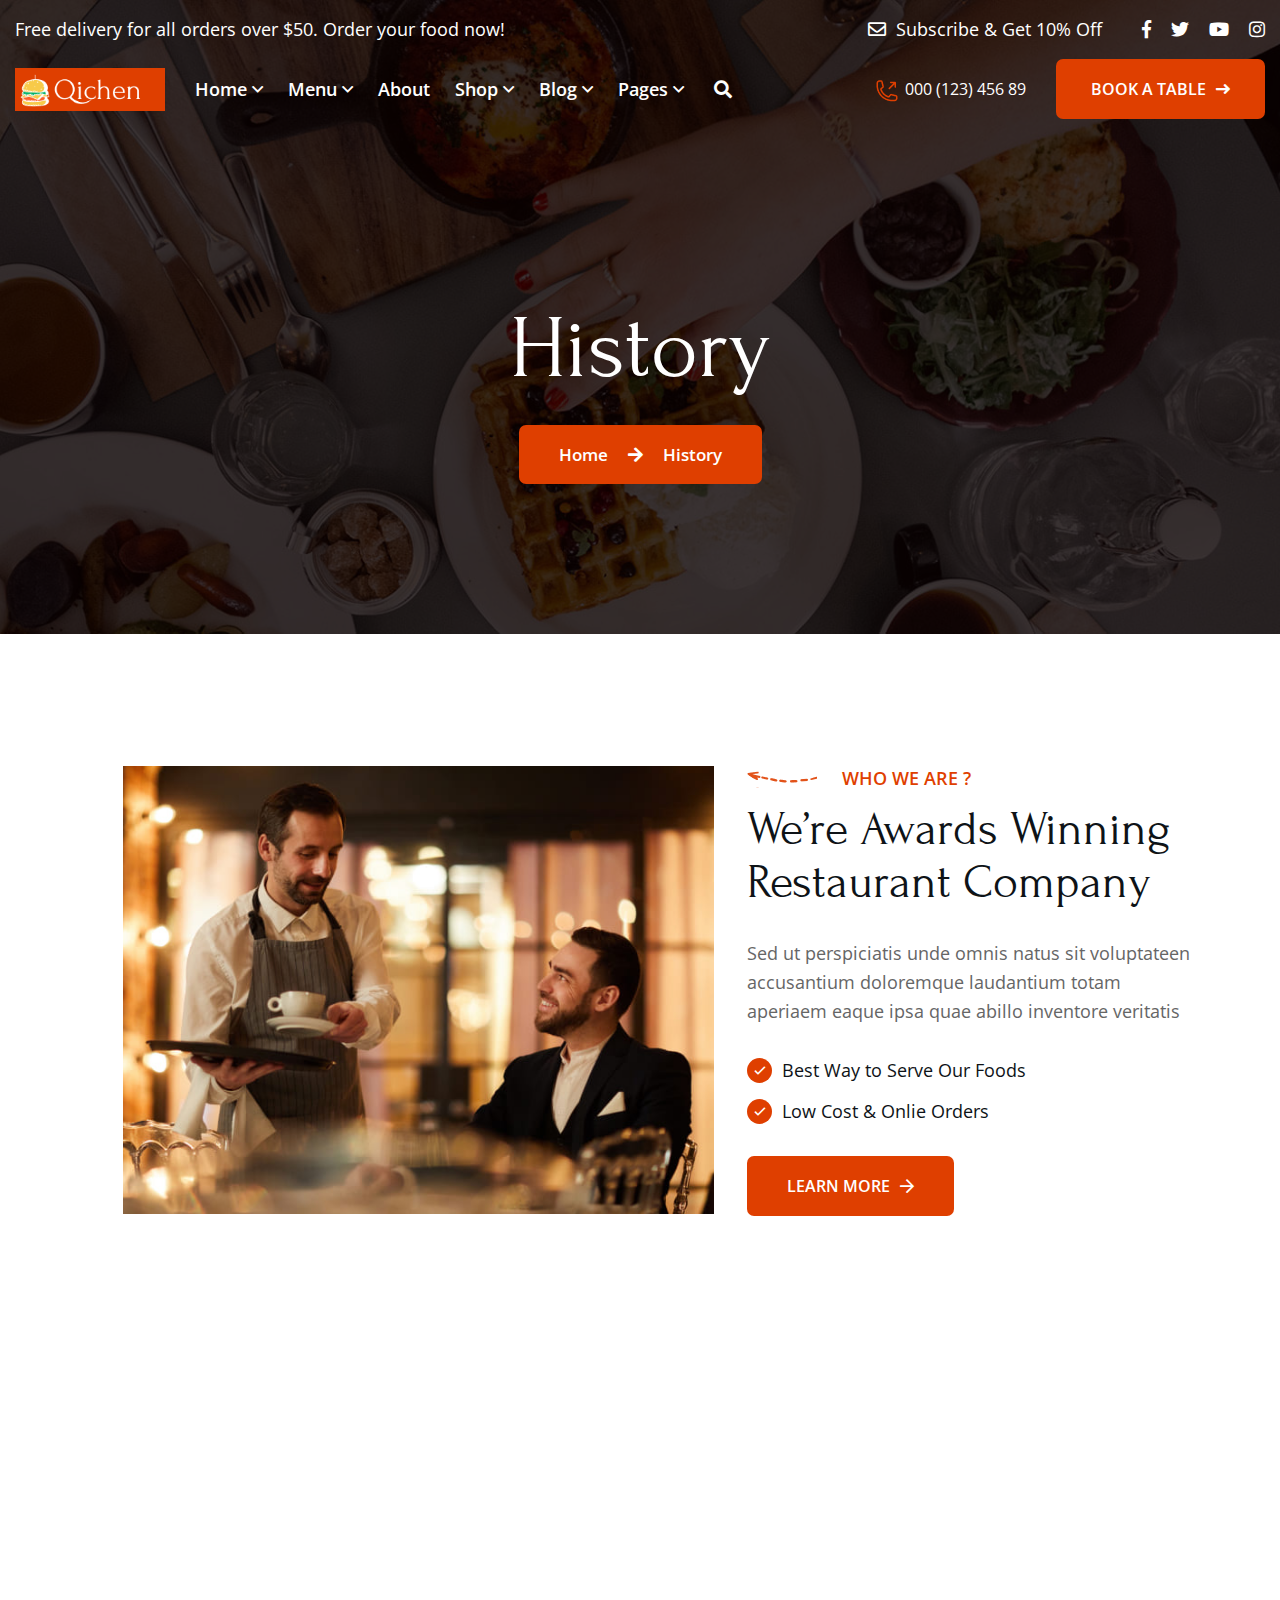
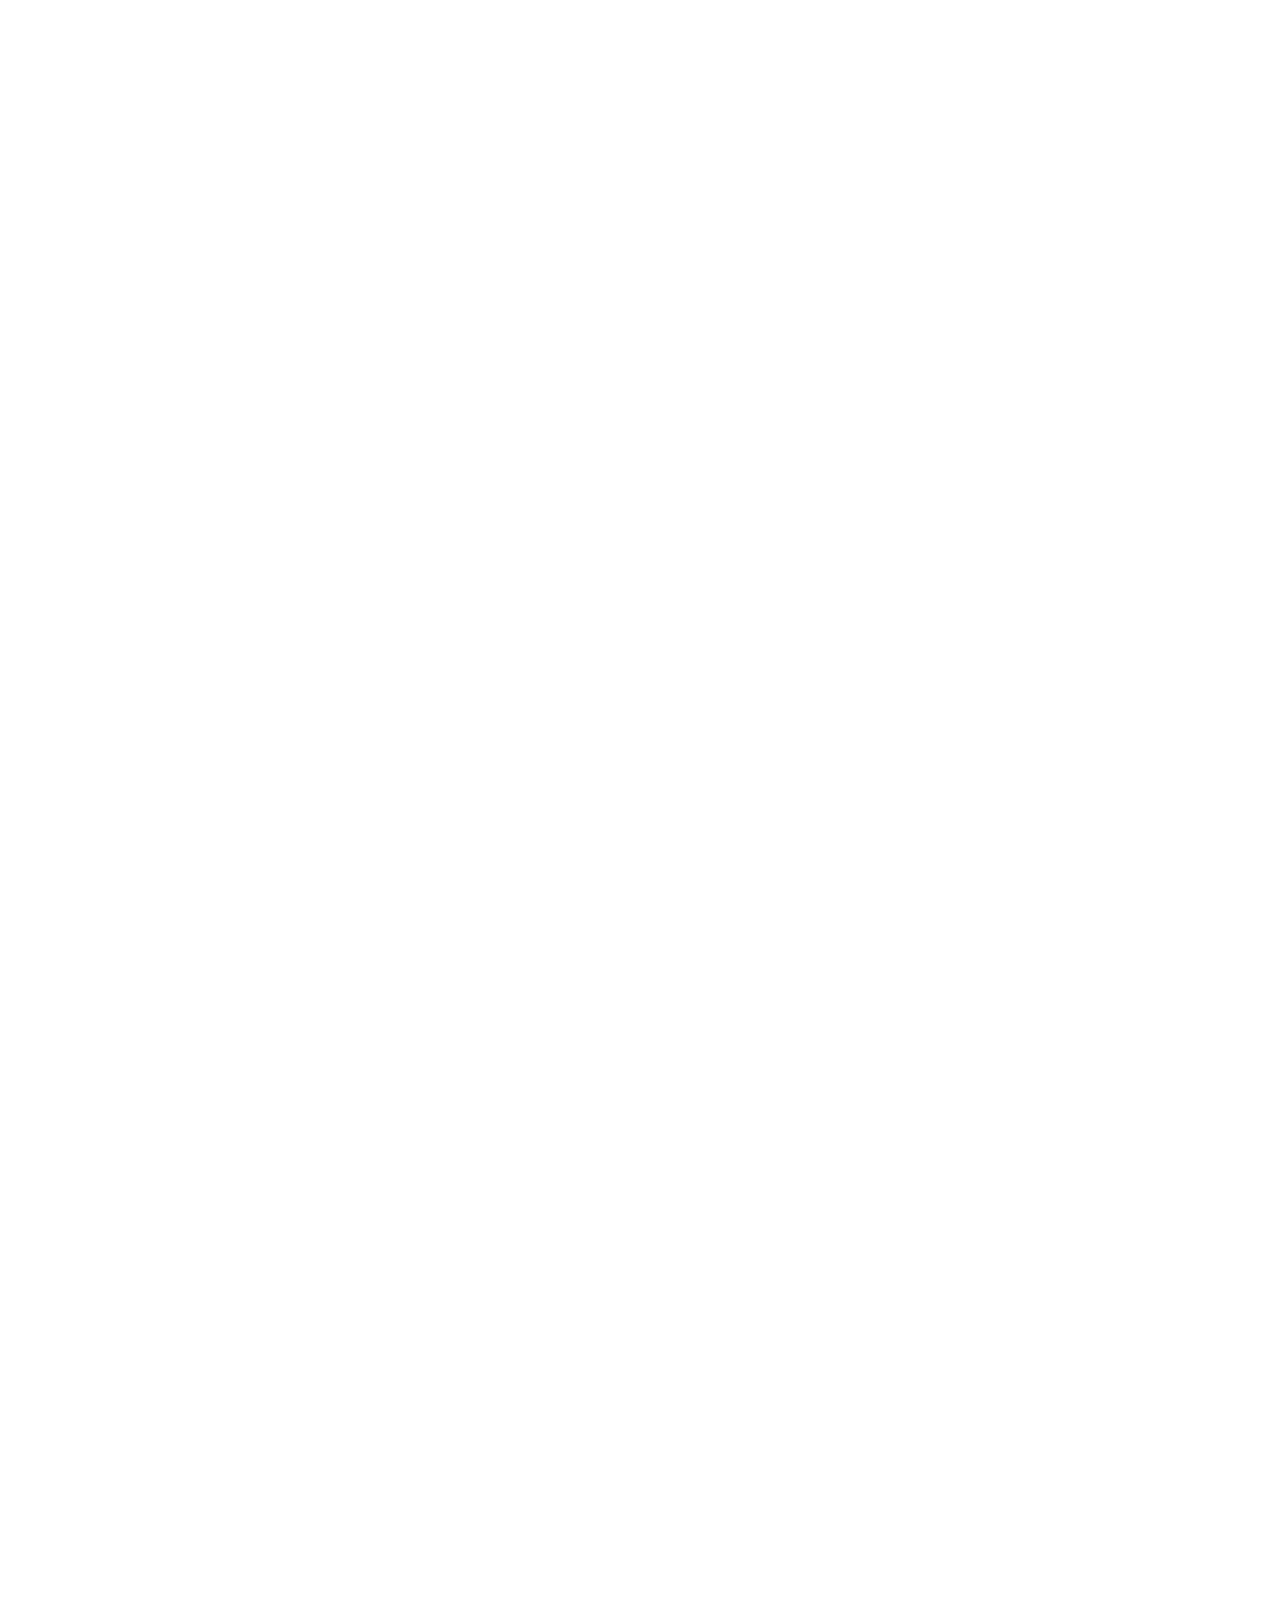
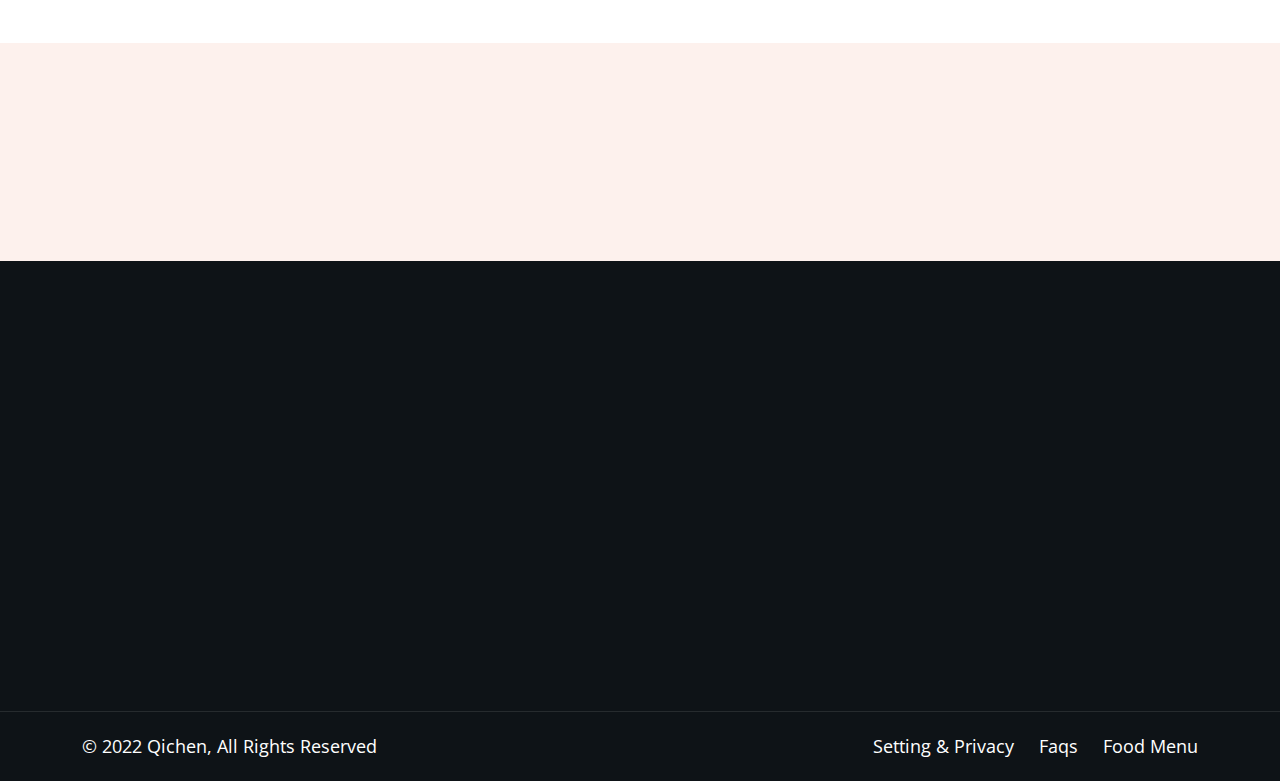
<file: history.html>
<!DOCTYPE html>
<html lang="zxx">
    <head>
        <!--====== Required meta tags ======-->
        <meta charset="utf-8">
        <meta http-equiv="x-ua-compatible" content="ie=edge">
        <meta name="description" content="">
        <meta name="viewport" content="width=device-width, initial-scale=1, shrink-to-fit=no">
        <!--====== Title ======-->
        <title>Qichen - Restaurant HTML Template</title>
        <!--====== Favicon Icon ======-->
        <link rel="shortcut icon" href="assets/images/favicon.ico" type="image/png">
        <!--====== Flaticon css ======-->
        <link rel="stylesheet" href="assets/fonts/flaticon/flaticon.css">
        <!--====== FontAwesome css ======-->
        <link rel="stylesheet" href="assets/fonts/fontawesome/css/all.min.css">
        <!--====== Bootstrap css ======-->
        <link rel="stylesheet" href="assets/vendor/bootstrap/css/bootstrap.min.css">
        <!--====== magnific-popup css ======-->
        <link rel="stylesheet" href="assets/vendor/magnific-popup/dist/magnific-popup.css">
        <!--====== Slick-popup css ======-->
        <link rel="stylesheet" href="assets/vendor/slick/slick.css">
        <!--====== Jquery UI css ======-->
        <link rel="stylesheet" href="assets/vendor/jquery-ui/jquery-ui.min.css">
        <!--====== Nice Select css ======-->
        <link rel="stylesheet" href="assets/vendor/nice-select/css/nice-select.css">
        <!--====== Animate css ======-->
        <link rel="stylesheet" href="assets/vendor/animate.css">
        <!--====== Default css ======-->
        <link rel="stylesheet" href="assets/css/default.css">
        <!--====== Style css ======-->
        <link rel="stylesheet" href="assets/css/style.css">
    </head>
    <body>
        <!--====== Start Preloader ======-->
        <div class="preloader">
            <div class="loader">
                <div class="pre-shadow"></div>
                <div class="pre-box"></div>
            </div>
        </div><!--====== End Preloader ======-->
        <!--====== Search From ======-->
		<div class="modal fade search-modal" id="search-modal">
            <div class="modal-dialog modal-dialog-centered">
                <div class="modal-content">
                    <form>
                        <div class="form_group">
                        	<input type="text" class="form_control" placeholder="Search here" name="search">
                        	<label><i class="fa fa-search"></i></label>
                        </div>
                    </form>
                </div>
            </div>
        </div><!--====== Search From ======-->
        <!--====== Start Header ======-->
        <header class="header-area page-header transparent-header">
            <div class="top-bar text-white">
                <div class="container-fluid">
                    <div class="row">
                        <div class="col-lg-7">
                            <div class="top-left">
                                <span class="text">Free delivery for all orders over $50. Order your food now!</span>
                            </div>
                        </div>
                        <div class="col-lg-5">
                            <div class="top-right d-flex align-items-center justify-content-lg-end">
                                <span class="text"><i class="far fa-envelope"></i>Subscribe & Get 10% Off</span>
                                <ul class="social-link">
                                    <li><a href="#"><i class="fab fa-facebook-f"></i></a></li>
                                    <li><a href="#"><i class="fab fa-twitter"></i></a></li>
                                    <li><a href="#"><i class="fab fa-youtube"></i></a></li>
                                    <li><a href="#"><i class="fab fa-instagram"></i></a></li>
                                </ul>
                            </div>
                        </div>
                    </div>
                </div>
            </div>
            <!--=== Header Navigation ===-->
            <div class="header-navigation navigation-two navigation-white">
                <div class="nav-overlay"></div>
                <div class="container-fluid">
                    <!--=== Primary Menu ===-->
                    <div class="primary-menu">
                        <!--=== Site Branding ===-->
                        <div class="site-branding">
                            <a href="index.html" class="brand-logo"><img src="assets/images/logo/logo-white.png" alt="Site Logo"></a>
                        </div>
                        <!--=== Nav Inner Menu ===-->
                        <div class="nav-inner-menu">
                            <div class="nav-menu">
                                <!--=== Mobile Logo ===-->
                                <div class="mobile-logo mb-30 d-block d-xl-none text-center">
                                    <a href="index.html" class="brand-logo"><img src="assets/images/logo/logo-black.png" alt="Site Logo"></a>
                                </div>
                                <!--=== Main Menu ===-->
                                <nav class="main-menu">
                                    <ul>
                                        <li class="menu-item has-children"><a href="#" class="active">Home</a>
                                            <ul class="sub-menu">
                                                <li><a href="index.html">Home Restaurant</a></li>
                                                <li><a href="index-2.html">Home Fastfood</a></li>
                                                <li><a href="index-3.html">Home Seafood</a></li>
                                            </ul>
                                        </li>
                                        <li class="menu-item has-children"><a href="#">Menu</a>
                                            <ul class="sub-menu">
                                                <li><a href="menu-fastfood.html">Menu Fastfood</a></li>
                                                <li><a href="menu-seafood.html">Menu Seafood</a></li>
                                            </ul>
                                        </li>
                                        <li class="menu-item"><a href="about.html">About</a></li>
                                        <li class="menu-item has-children"><a href="#">Shop</a>
                                            <ul class="sub-menu">
                                                <li><a href="products.html">Our Products</a></li>
                                                <li><a href="product-details.html">Product Details</a></li>
                                                <li><a href="cart.html">Sopping Cart</a></li>
                                                <li><a href="checkout.html">Checkout</a></li>
                                            </ul>
                                        </li>
                                        <li class="menu-item has-children"><a href="#">Blog</a>
                                            <ul class="sub-menu">
                                                <li><a href="blog-standard.html">Blog Standard</a></li>
                                                <li><a href="blog-details.html">Blog Details</a></li>
                                            </ul>
                                        </li>
                                        <li class="menu-item has-children"><a href="#">Pages</a>
                                            <ul class="sub-menu">
                                                <li><a href="gallery.html">Our Gallery</a></li>
                                                <li><a href="chefs.html">Our Chefs</a></li>
                                                <li><a href="history.html">Our History</a></li>
                                                <li><a href="reservations.html">Reservations</a></li>
                                                <li><a href="404.html">404</a></li>
                                                <li><a href="faq.html">Faq</a></li>
                                                <li><a href="contact.html">Contact</a></li>
                                            </ul>
                                        </li>
                                    </ul>
                                </nav>
                                <!--=== Nav Button ===-->
                                <div class="menu-button mt-40 d-xl-none">
                                    <a href="contact.html" class="main-btn btn-red">Book a Table<i class="fas fa-long-arrow-right"></i></a>
                                </div>
                            </div>
                            <!--=== Nav right Item ===-->
                            <div class="nav-right-item d-flex align-items-center">
                                <div class="search-button">
                                    <div class="search-btn" data-bs-toggle="modal" data-bs-target="#search-modal"><i class="fas fa-search"></i></div>
                                </div>
                                <div class="nav-call-button">
                                    <span><img src="assets/images/call.png" alt="icon"><a href="tel:000(123)45689">000 (123) 456 89</a></span>
                                </div>
                                <div class="menu-button d-xl-block d-none">
                                    <a href="contact.html" class="main-btn btn-red">Book a Table<i class="fas fa-long-arrow-right"></i></a>
                                </div>
                                <div class="navbar-toggler">
                                    <span></span>
                                    <span></span>
                                    <span></span>
                                </div>
                            </div>
                        </div>
                    </div>
                </div>
            </div>
        </header><!--====== End Header ======-->
        <!--====== Start Breadcrumb Section ======-->
        <section class="page-banner light-red-bg p-r z-1 bg_cover" style="background-image: url(assets/images/bg/page-bg-1.jpg);">
            <div class="container">
                <div class="row justify-content-center">
                    <div class="col-lg-10">
                        <div class="page-banner-content text-center wow fadeInDown">
                            <h1 class="page-title">History</h1>
                            <ul class="breadcrumb-link text-white">
                                <li><a href="index.html">Home</a></li>
                                <li class="active">History</li>
                            </ul>
                        </div>
                    </div>
                </div>
            </div>
        </section><!--====== End Breadcrumb Section ======-->
        <!--====== Start Who-we Section ======-->
        <section class="who-we-section pt-130 pb-80">
            <div class="container">
                <div class="row align-items-center">
                    <div class="col-lg-7">
                        <div class="who-image-box pl-lg-50 mb-50 wow fadeInLeft">
                            <img src="assets/images/gallery/history-1.jpg" alt="Image">
                        </div>
                    </div>
                    <div class="col-lg-5">
                        <div class="who-content-box content-box-gap mb-50 wow fadeInRight">
                            <div class="section-title section-title-left mb-30">
                                <span class="sub-title">who we are ?</span>
                                <h2>We’re Awards Winning
                                    Restaurant Company</h2>
                            </div>
                            <p>Sed ut perspiciatis unde omnis natus sit voluptateen accusantium doloremque laudantium totam aperiaem
                                eaque ipsa quae abillo inventore veritatis</p>
                            <ul class="check-style-one mb-30">
                                <li>Best Way to Serve Our Foods</li>
                                <li>Low Cost & Onlie Orders</li>
                            </ul>
                            <a href="about.html" class="main-btn btn-red">learn more<i class="far fa-arrow-right"></i></a>
                        </div>
                    </div>
                </div>
            </div>
        </section><!--====== End Who-we Section ======-->
        <!--====== Start History Section ======-->
        <section class="history-section pb-130">
            <div class="container">
                <div class="row justify-content-center">
                    <div class="col-xl-6 col-lg-10">
                        <div class="section-title text-center mb-55 wow fadeInDown">
                            <span class="sub-title">Company History</span>
                            <h2>Let’s Insight Our History</h2>
                        </div>
                    </div>
                </div>
                <div class="row justify-content-center">
                    <div class="col-lg-11">
                        <div class="single-history-item wow fadeInLeft mb-100">
                            <div class="shape shape-one"><span><img src="assets/images/shape/line-2.png" alt="shape"></span></div>
                            <div class="row align-items-center">
                                <div class="col-lg-5">
                                    <div class="history-image-box">
                                        <img src="assets/images/gallery/history-2.jpg" alt="History Image">
                                    </div>
                                </div>
                                <div class="col-lg-7">
                                    <div class="history-content-box">
                                        <span class="duration">In 1995 When We Started</span>
                                        <p>Sed ut perspiciatis unde omnis natus sit voluptaten accusantium doloremque laudantium totam aperiam
                                            eaque ipsa quae abillo inventore veritatis</p>
                                        <div class="author-title-thumb d-flex">
                                            <div class="author-thumb">
                                                <img src="assets/images/gallery/author-1.jpg" alt="Author Image">
                                            </div>
                                            <div class="author-title">
                                                <h4>Jimmie K. Cryer <span>/ CEO & Founder</span></h4>
                                            </div>
                                        </div>
                                    </div>
                                </div>
                            </div>
                        </div>
                        <div class="single-history-item wow fadeInRight mb-100">
                            <div class="shape shape-one"><span><img src="assets/images/shape/line-2.png" alt="shape"></span></div>
                            <div class="row align-items-center">
                                <div class="col-lg-5">
                                    <div class="history-image-box">
                                        <img src="assets/images/gallery/history-3.jpg" alt="History Image">
                                    </div>
                                </div>
                                <div class="col-lg-7">
                                    <div class="history-content-box">
                                        <span class="duration">In 1998 We’ve 5 Member</span>
                                        <p>Sorem ipsum dolor sit amet consectetur adipiscing elit. Turpis dignissim elit porta augue. Nibh lectust sed non ultrices sed ornare vulputate</p>
                                        <ul class="check-style-one">
                                            <li>Best Way to Serve Our Foods</li>
                                            <li>Low Cost & Onlie Orders</li>
                                        </ul>
                                    </div>
                                </div>
                            </div>
                        </div>
                        <div class="single-history-item wow fadeInLeft mb-100">
                            <div class="shape shape-one"><span><img src="assets/images/shape/line-2.png" alt="shape"></span></div>
                            <div class="row align-items-center">
                                <div class="col-lg-5">
                                    <div class="history-image-box">
                                        <img src="assets/images/gallery/history-4.jpg" alt="History Image">
                                    </div>
                                </div>
                                <div class="col-lg-7">
                                    <div class="history-content-box">
                                        <span class="duration">In 1999 Great Achievement</span>
                                        <p>On the other hand denounce righteous indignation and dislike men who are so beguiled demoralized by the charms of pleasure of the moment, so blinded by desire, that they cannot foresee the pain and trouble that are bound to ensue and equal blame</p>
                                    </div>
                                </div>
                            </div>
                        </div>
                        <div class="single-history-item wow fadeInRight mb-100">
                            <div class="shape shape-one"><span><img src="assets/images/shape/line-2.png" alt="shape"></span></div>
                            <div class="row align-items-center">
                                <div class="col-lg-5">
                                    <div class="history-image-box">
                                        <img src="assets/images/gallery/history-5.jpg" alt="History Image">
                                    </div>
                                </div>
                                <div class="col-lg-7">
                                    <div class="history-content-box">
                                        <span class="duration">In 2003 Added New Member</span>
                                        <p>Sorem ipsum dolor sit amet consectetur adipiscing elit. Turpis dignissim elit porta augue. Nibh lectust sed non ultrices sed ornare vulputate</p>
                                        <ul class="check-style-one">
                                            <li>25 Years of Experience in Restaurant 
                                                Services in USA</li>
                                        </ul>
                                    </div>
                                </div>
                            </div>
                        </div>
                    </div>
                </div>
                <div class="row">
                    <div class="col-lg-12">
                        <div class="history-button text-center wow fadeInUp">
                            <a href="history.html" class="main-btn filled-btn">View more history<i class="far fa-arrow-right"></i></a>
                        </div>
                    </div>
                </div>
            </div>
        </section><!--====== End History Section ======-->
        <!--====== Start Partners Section ======-->
        <section class="partners-section light-red-bg pt-60 pb-60">
            <div class="container">
                <!--=== Partners Slider ===-->
                <div class="partner-slider-one wow fadeInDown">
                    <div class="single-partner-item">
                        <div class="partner-img">
                            <a href="#"><img src="assets/images/partners/partner-1.png" alt="Partner Image"></a>
                        </div>
                    </div>
                    <div class="single-partner-item">
                        <div class="partner-img">
                            <a href="#"><img src="assets/images/partners/partner-2.png" alt="Partner Image"></a>
                        </div>
                    </div>
                    <div class="single-partner-item">
                        <div class="partner-img">
                            <a href="#"><img src="assets/images/partners/partner-3.png" alt="Partner Image"></a>
                        </div>
                    </div>
                    <div class="single-partner-item">
                        <div class="partner-img">
                            <a href="#"><img src="assets/images/partners/partner-4.png" alt="Partner Image"></a>
                        </div>
                    </div>
                    <div class="single-partner-item">
                        <div class="partner-img">
                            <a href="#"><img src="assets/images/partners/partner-5.png" alt="Partner Image"></a>
                        </div>
                    </div>
                    <div class="single-partner-item">
                        <div class="partner-img">
                            <a href="#"><img src="assets/images/partners/partner-6.png" alt="Partner Image"></a>
                        </div>
                    </div>
                    <div class="single-partner-item">
                        <div class="partner-img">
                            <a href="#"><img src="assets/images/partners/partner-4.png" alt="Partner Image"></a>
                        </div>
                    </div>
                </div>
            </div>
        </section><!--====== End Partners Section ======-->
        <!--=== Start Footer ===-->
        <footer class="footer-dark dark-black-bg text-white p-r z-1 pt-80">
            <!--=== Footer Widget ===-->
            <div class="footer-widget-area pb-10 pb-40">
                <div class="container">
                    <div class="row">
                        <div class="col-lg-3 col-md-6">
                            <div class="footer-widget about-company-widget pr-lg-30 mb-40 wow fadeInUp">
                                <div class="footer-content">
                                    <a href="index.html" class="footer-logo mb-30"><img src="assets/images/logo/logo-white.png" alt="Brand Logo"></a>
                                    <p>Sit amet consectetur adipiscing elitsue risus mauris adipis</p>
                                    <form>
                                        <div class="form_group">
                                            <label><i class="far fa-arrow-right"></i></label>
                                            <input type="email" class="form_control" placeholder="Email Address" name="email">
                                        </div>
                                    </form>
                                </div>
                            </div>
                        </div>
                        <div class="col-lg-2 col-md-6">
                            <div class="footer-widget footer-nav-widget pl-lg-30 mb-40 wow fadeInDown">
                                <h4 class="widget-title">Quick Links</h4>
                                <div class="footer-nav-content">
                                    <ul class="footer-nav">
                                        <li><a href="#">About Company</a></li>
                                        <li><a href="#">Home Shop</a></li>
                                        <li><a href="#">Our Menu (CMS)</a></li>
                                        <li><a href="#">Shop (Ecom)</a></li>
                                        <li><a href="#">Recipes</a></li>
                                    </ul>
                                </div>
                            </div>
                        </div>
                        <div class="col-lg-4 col-md-6">
                            <div class="footer-widget footer-nav-widget-two pl-lg-70 mb-40 wow fadeInUp">
                                <h4 class="widget-title">Quick Links</h4>
                                <div class="footer-nav-content">
                                    <ul class="footer-nav">
                                        <li><a href="#">Hamburger</a></li>
                                        <li><a href="#">Chicken Burger</a></li>
                                        <li><a href="#">Vegetable Pizza</a></li>
                                        <li><a href="#">Chicken Roll</a></li>
                                        <li><a href="#">Ice-Cream</a></li>
                                    </ul>
                                    <ul class="footer-nav">
                                        <li><a href="#">Potato</a></li>
                                        <li><a href="#">Organic Juice</a></li>
                                        <li><a href="#">Lemon Juice</a></li>
                                        <li><a href="#">MuTton Tikka</a></li>
                                        <li><a href="#">Seafoods</a></li>
                                    </ul>
                                </div>
                            </div>
                        </div>
                        <div class="col-lg-3 col-md-6">
                            <div class="footer-widget contact-info-widget pl-lg-70 mb-40 wow fadeInDown">
                                <div class="contact-info-box mb-20">
                                    <span class="title">Call for order:</span>
                                    <h3><a href="tel:+125865892">+1 2586 5892</a></h3>
                                    <p><a href="mailto:hello@example.com">hello@example.com</a></p>
                                </div>
                                <div class="contact-info-box mb-20">
                                    <span class="title">Location :</span>
                                    <p>119 Tanglewood Lane
                                        Gulfport, MS 39503</p>
                                </div>
                            </div>
                        </div>
                    </div>
                </div>
            </div>
            <!--=== Copyright Area ===-->
            <div class="copyright-area border-top-1">
                <div class="container">
                    <div class="row">
                        <div class="col-lg-6">
                            <div class="copyright-text">
                                <P>&copy; 2022 Qichen, All Rights Reserved</P>
                            </div>
                        </div>
                        <div class="col-lg-6">
                            <div class="copyright-nav float-lg-end">
                                <ul>
                                    <li><a href="#">Setting & Privacy</a></li>
                                    <li><a href="#">Faqs</a></li>
                                    <li><a href="#">Food Menu</a></li>
                                </ul>
                            </div>
                        </div>
                    </div>
                </div>
            </div>
        </footer><!--=== End Footer ===-->
        <!--=== End Reservation Section ===-->
        <!--====== Back To Top  ======-->
        <a href="#" class="back-to-top" ><i class="far fa-angle-up"></i></a>
        <!--====== Jquery js ======-->
        <script src="assets/vendor/jquery-3.6.0.min.js"></script>
        <!--====== Bootstrap js ======-->
        <script src="assets/vendor/popper/popper.min.js"></script>
        <!--====== Bootstrap js ======-->
        <script src="assets/vendor/bootstrap/js/bootstrap.min.js"></script>
        <!--====== Slick js ======-->
        <script src="assets/vendor/slick/slick.min.js"></script>
        <!--====== Magnific js ======-->
        <script src="assets/vendor/magnific-popup/dist/jquery.magnific-popup.min.js"></script>
        <!--====== Isotope js ======-->
        <script src="assets/vendor/isotope.min.js"></script>
        <!--====== Imagesloaded js ======-->
        <script src="assets/vendor/imagesloaded.min.js"></script>
        <!--====== Counterup js ======-->
        <script src="assets/vendor/jquery.counterup.min.js"></script>
        <!--====== Waypoints js ======-->
        <script src="assets/vendor/jquery.waypoints.js"></script>
        <!--====== Nice-select js ======-->
        <script src="assets/vendor/nice-select/js/jquery.nice-select.min.js"></script>
        <!--====== jquery UI js ======-->
        <script src="assets/vendor/jquery-ui/jquery-ui.min.js"></script>
        <!--====== WOW js ======-->
        <script src="assets/vendor/wow.min.js"></script>
        <!--====== Main js ======-->
        <script src="assets/js/theme.js"></script>
    </body>
</html>
</file>
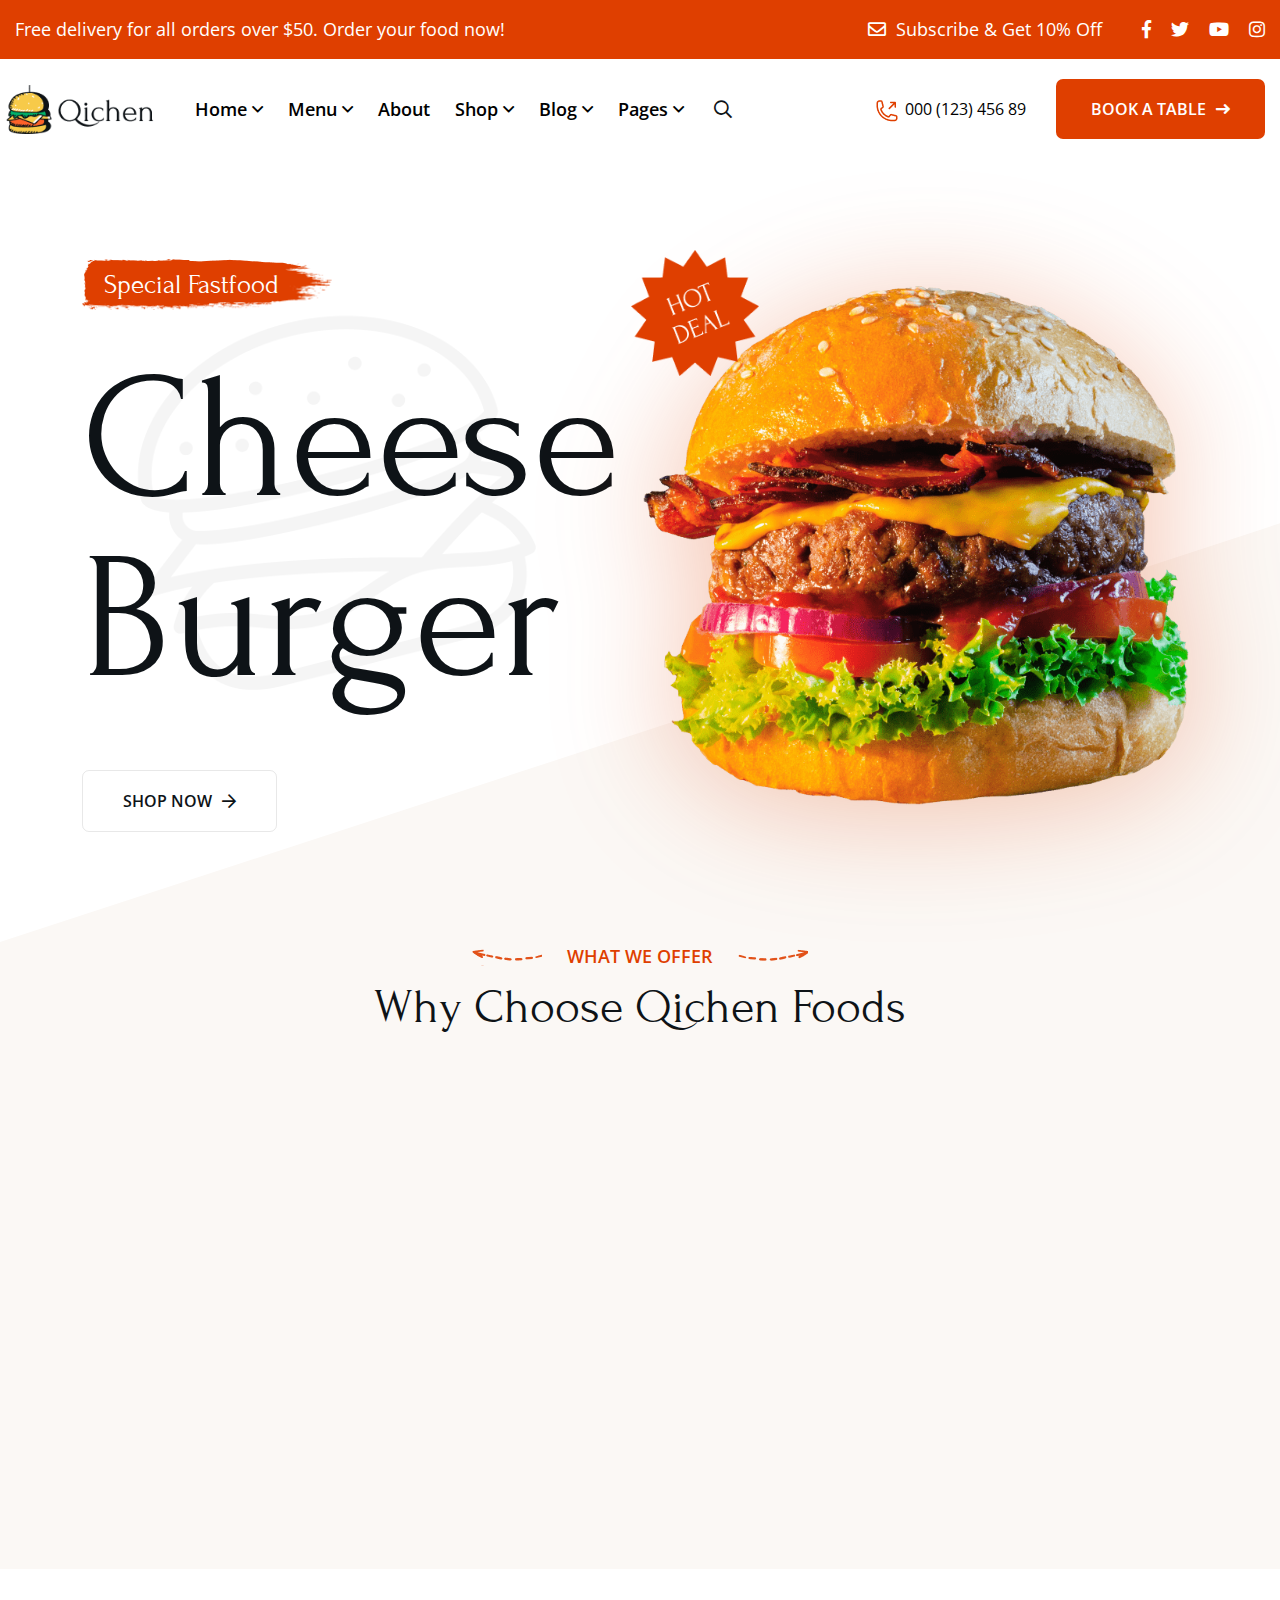
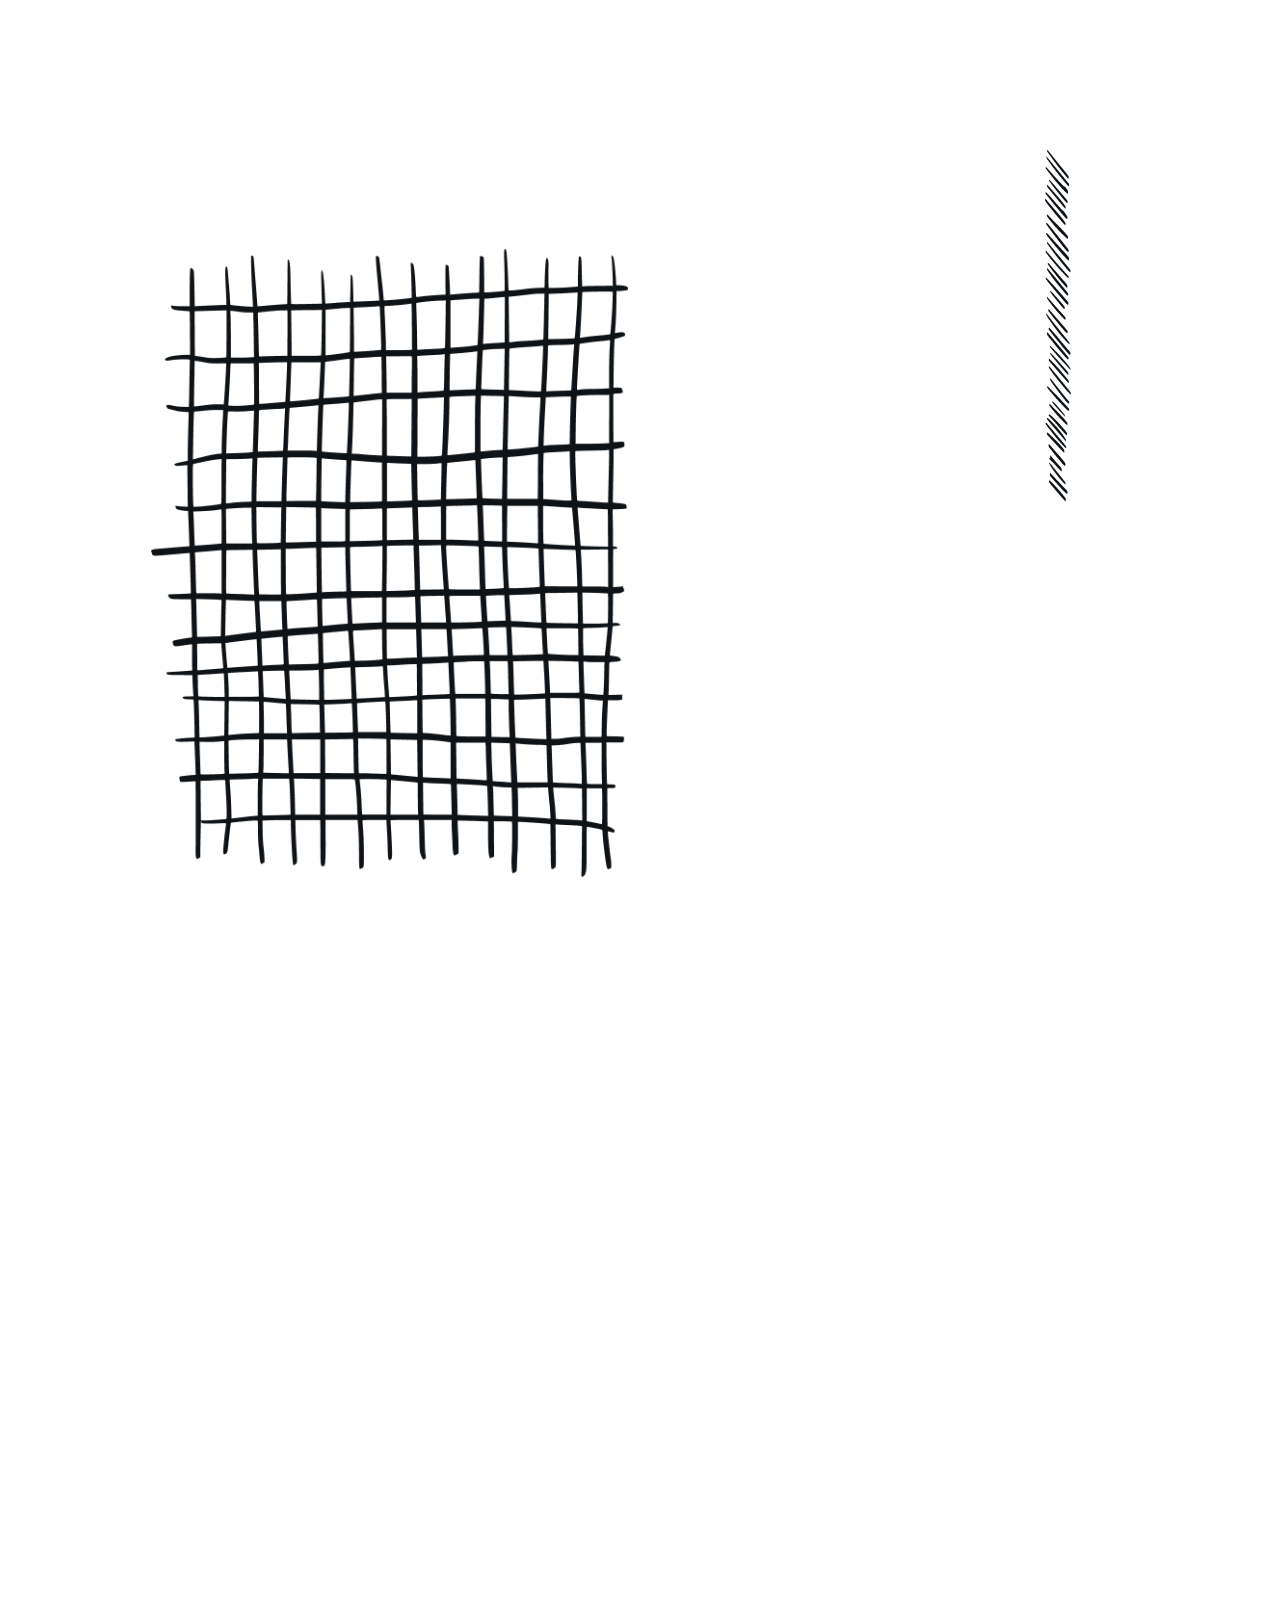
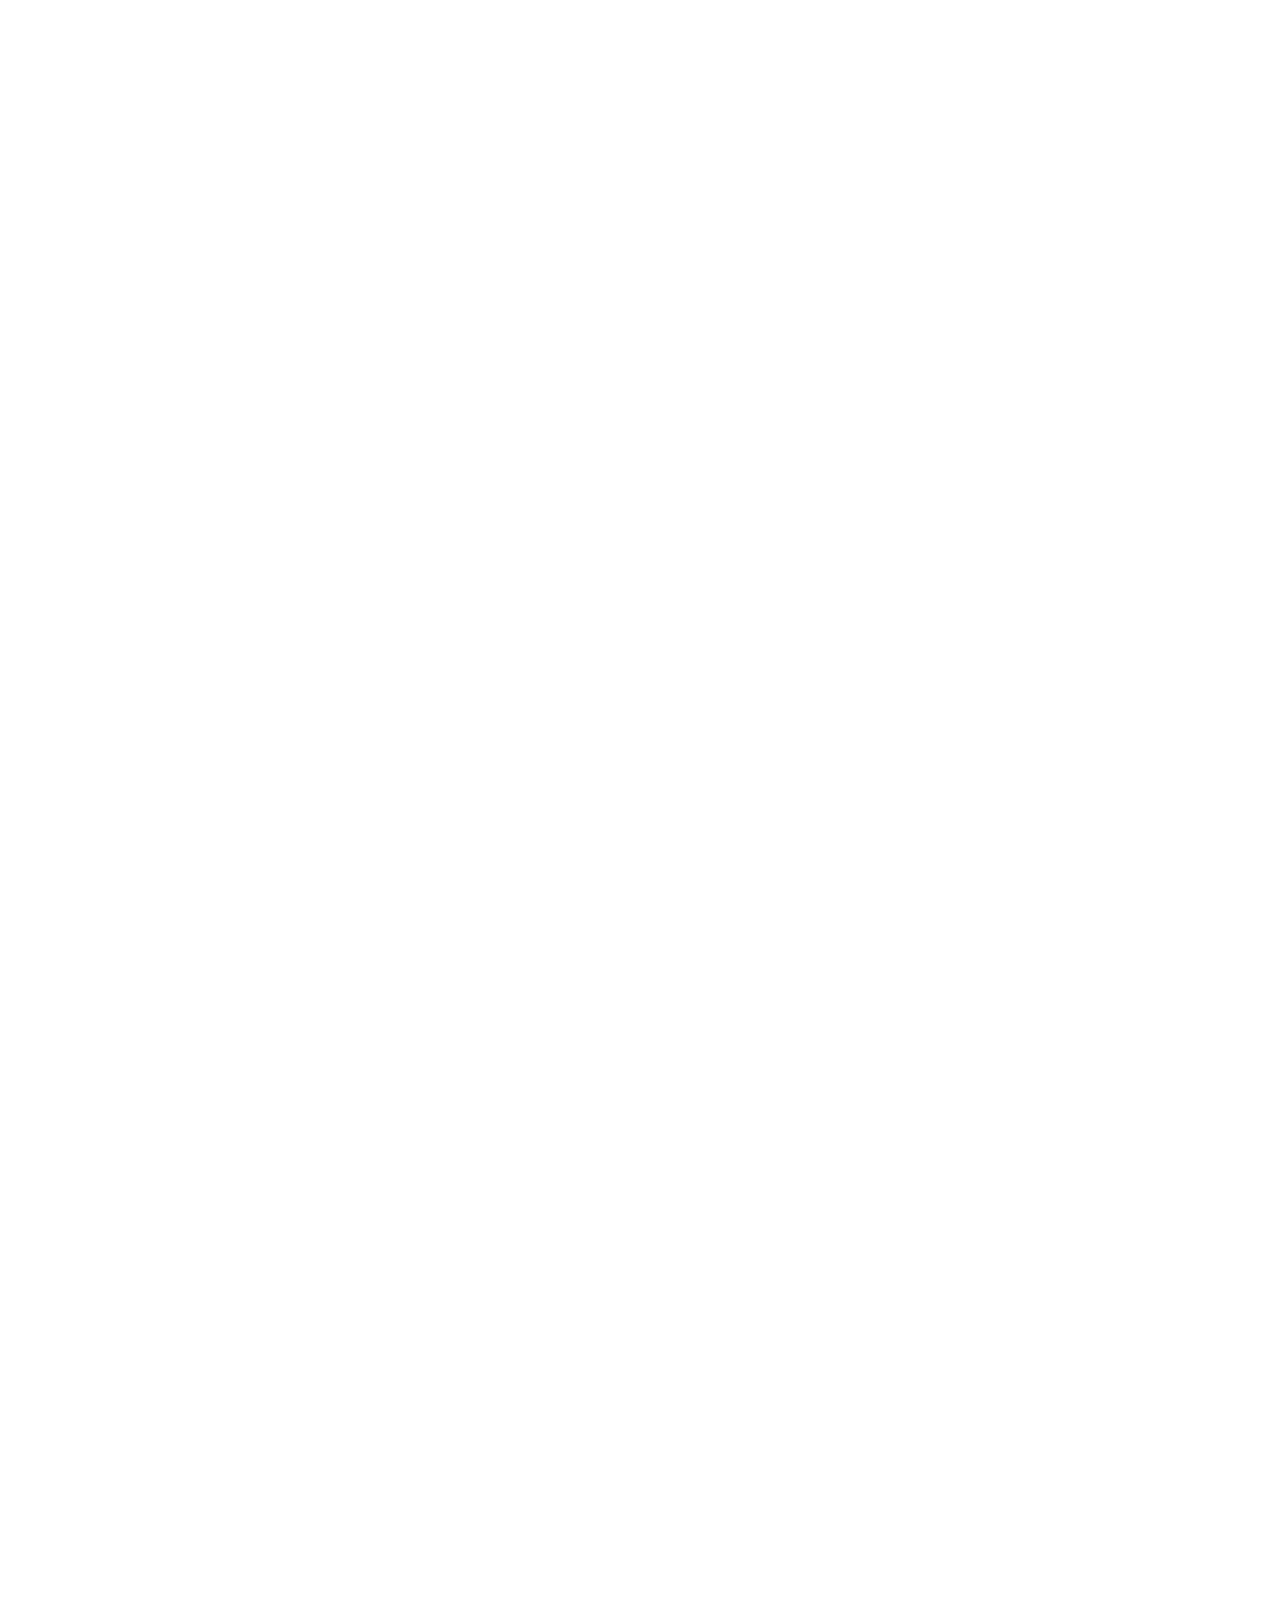
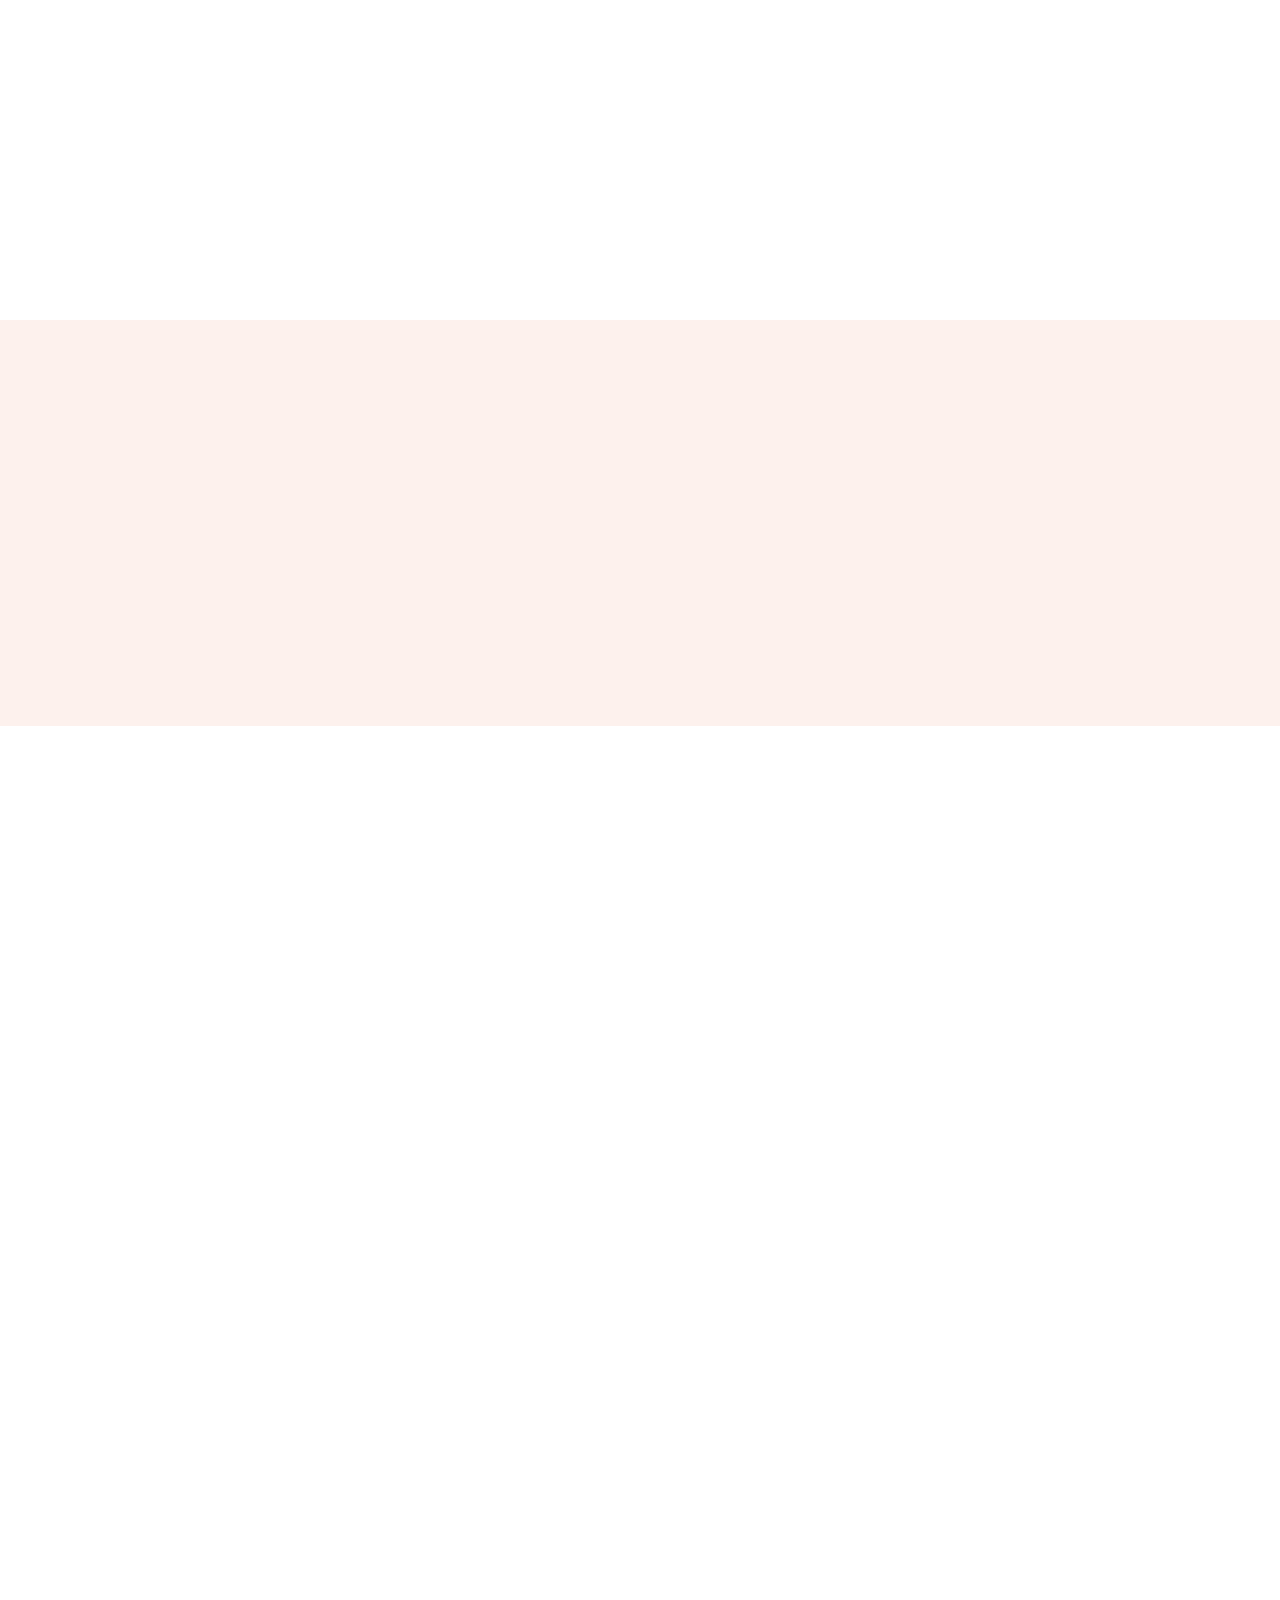
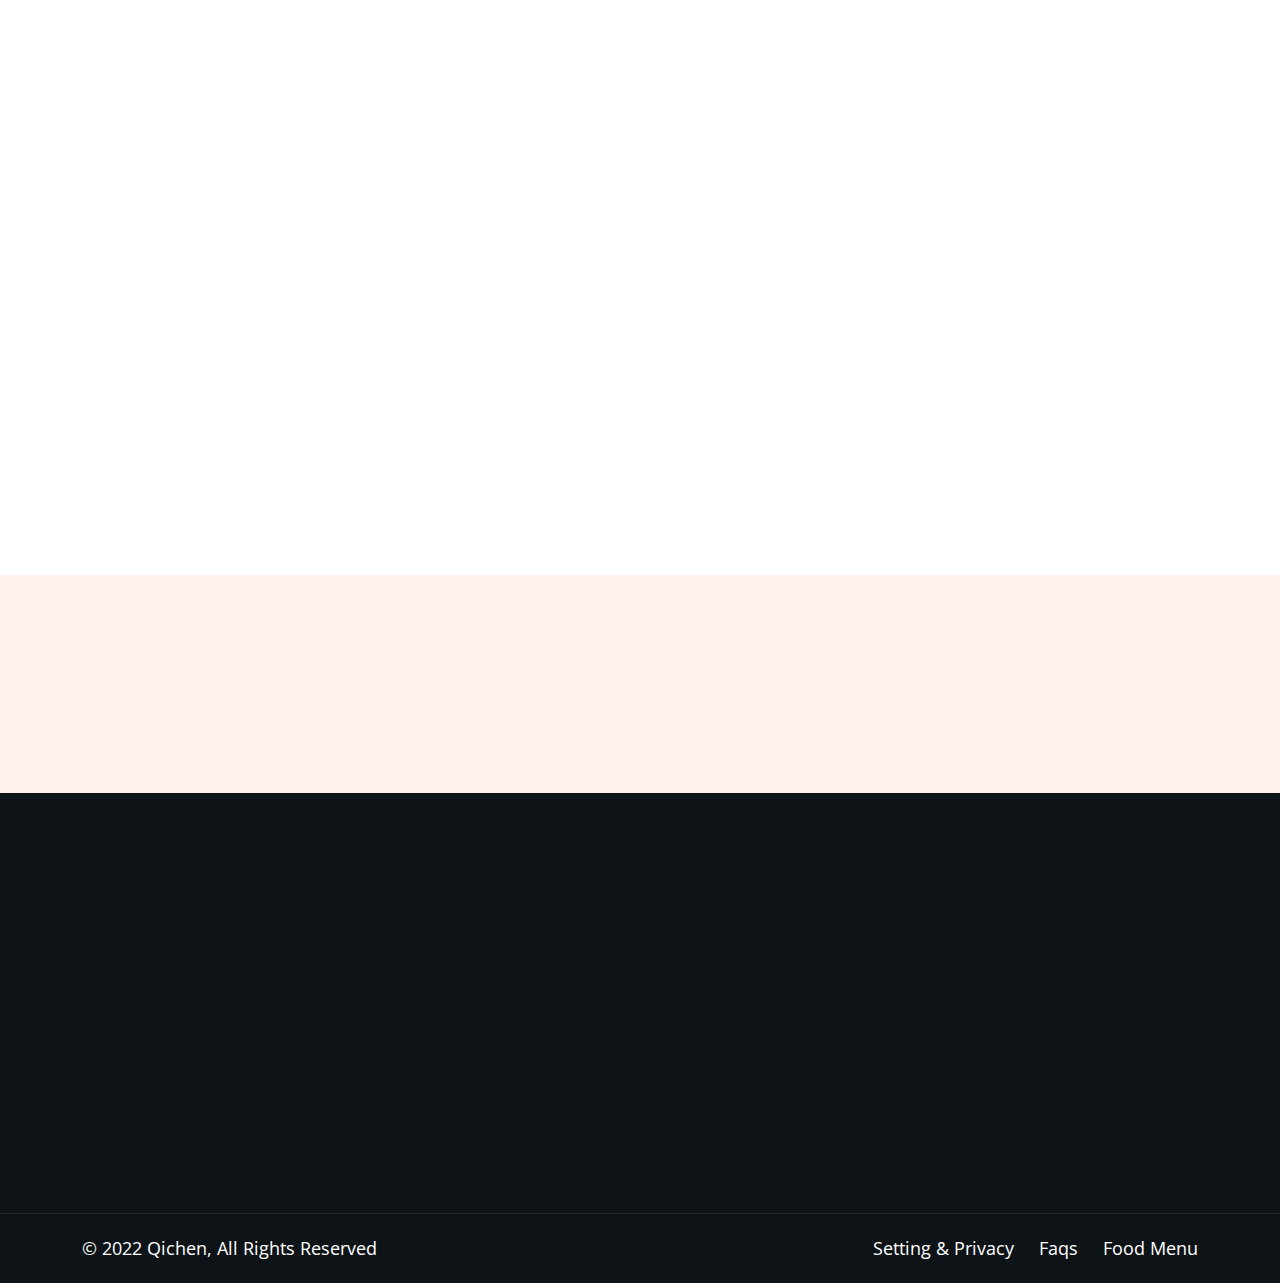
<file: index-2.html>
<!DOCTYPE html>
<html lang="zxx">
    <head>
        <!--====== Required meta tags ======-->
        <meta charset="utf-8">
        <meta http-equiv="x-ua-compatible" content="ie=edge">
        <meta name="description" content="">
        <meta name="viewport" content="width=device-width, initial-scale=1, shrink-to-fit=no">
        <!--====== Title ======-->
        <title>Qichen - Restaurant HTML Template</title>
        <!--====== Favicon Icon ======-->
        <link rel="shortcut icon" href="assets/images/favicon.ico" type="image/png">
        <!--====== Flaticon css ======-->
        <link rel="stylesheet" href="assets/fonts/flaticon/flaticon.css">
        <!--====== FontAwesome css ======-->
        <link rel="stylesheet" href="assets/fonts/fontawesome/css/all.min.css">
        <!--====== Bootstrap css ======-->
        <link rel="stylesheet" href="assets/vendor/bootstrap/css/bootstrap.min.css">
        <!--====== magnific-popup css ======-->
        <link rel="stylesheet" href="assets/vendor/magnific-popup/dist/magnific-popup.css">
        <!--====== Slick-popup css ======-->
        <link rel="stylesheet" href="assets/vendor/slick/slick.css">
        <!--====== Jquery UI css ======-->
        <link rel="stylesheet" href="assets/vendor/jquery-ui/jquery-ui.min.css">
        <!--====== Nice Select css ======-->
        <link rel="stylesheet" href="assets/vendor/nice-select/css/nice-select.css">
        <!--====== Animate css ======-->
        <link rel="stylesheet" href="assets/vendor/animate.css">
        <!--====== Default css ======-->
        <link rel="stylesheet" href="assets/css/default.css">
        <!--====== Style css ======-->
        <link rel="stylesheet" href="assets/css/style.css">
    </head>
    <body>
        <!--====== Start Preloader ======-->
        <div class="preloader">
            <div class="loader">
                <div class="pre-shadow"></div>
                <div class="pre-box"></div>
            </div>
        </div><!--====== End Preloader ======-->
        <!--====== Search From ======-->
		<div class="modal fade search-modal" id="search-modal">
            <div class="modal-dialog modal-dialog-centered">
                <div class="modal-content">
                    <form>
                        <div class="form_group">
                        	<input type="text" class="form_control" placeholder="Search here" name="search">
                        	<label><i class="fa fa-search"></i></label>
                        </div>
                    </form>
                </div>
            </div>
        </div><!--====== Search From ======-->
        <!--====== Start Header ======-->
        <header class="header-area">
            <div class="top-bar dark-red-bg text-white">
                <div class="container-fluid">
                    <div class="row">
                        <div class="col-lg-7">
                            <div class="top-left">
                                <span class="text">Free delivery for all orders over $50. Order your food now!</span>
                            </div>
                        </div>
                        <div class="col-lg-5">
                            <div class="top-right d-flex align-items-center justify-content-lg-end">
                                <span class="text"><i class="far fa-envelope"></i>Subscribe & Get 10% Off</span>
                                <ul class="social-link">
                                    <li><a href="#"><i class="fab fa-facebook-f"></i></a></li>
                                    <li><a href="#"><i class="fab fa-twitter"></i></a></li>
                                    <li><a href="#"><i class="fab fa-youtube"></i></a></li>
                                    <li><a href="#"><i class="fab fa-instagram"></i></a></li>
                                </ul>
                            </div>
                        </div>
                    </div>
                </div>
            </div>
            <!--=== Header Navigation ===-->
            <div class="header-navigation pt-20 pb-20">
                <div class="nav-overlay"></div>
                <div class="container-fluid">
                    <!--=== Primary Menu ===-->
                    <div class="primary-menu">
                        <!--=== Site Branding ===-->
                        <div class="site-branding">
                            <a href="index.html" class="brand-logo"><img src="assets/images/logo/logo-black.png" alt="Site Logo"></a>
                        </div>
                        <!--=== Nav Inner Menu ===-->
                        <div class="nav-inner-menu">
                            <div class="nav-menu">
                                <!--=== Mobile Logo ===-->
                                <div class="mobile-logo mb-30 d-block d-xl-none text-center">
                                    <a href="index.html" class="brand-logo"><img src="assets/images/logo/logo-black.png" alt="Site Logo"></a>
                                </div>
                                <!--=== Main Menu ===-->
                                <nav class="main-menu">
                                    <ul>
                                        <li class="menu-item has-children"><a href="#" class="active">Home</a>
                                            <ul class="sub-menu">
                                                <li><a href="index.html">Home Restaurant</a></li>
                                                <li><a href="index-2.html">Home Fastfood</a></li>
                                                <li><a href="index-3.html">Home Seafood</a></li>
                                            </ul>
                                        </li>
                                        <li class="menu-item has-children"><a href="#">Menu</a>
                                            <ul class="sub-menu">
                                                <li><a href="menu-fastfood.html">Menu Fastfood</a></li>
                                                <li><a href="menu-seafood.html">Menu Seafood</a></li>
                                            </ul>
                                        </li>
                                        <li class="menu-item"><a href="about.html">About</a></li>
                                        <li class="menu-item has-children"><a href="#">Shop</a>
                                            <ul class="sub-menu">
                                                <li><a href="products.html">Our Products</a></li>
                                                <li><a href="product-details.html">Product Details</a></li>
                                                <li><a href="cart.html">Sopping Cart</a></li>
                                                <li><a href="checkout.html">Checkout</a></li>
                                            </ul>
                                        </li>
                                        <li class="menu-item has-children"><a href="#">Blog</a>
                                            <ul class="sub-menu">
                                                <li><a href="blog-standard.html">Blog Standard</a></li>
                                                <li><a href="blog-details.html">Blog Details</a></li>
                                            </ul>
                                        </li>
                                        <li class="menu-item has-children"><a href="#">Pages</a>
                                            <ul class="sub-menu">
                                                <li><a href="gallery.html">Our Gallery</a></li>
                                                <li><a href="chefs.html">Our Chefs</a></li>
                                                <li><a href="history.html">Our History</a></li>
                                                <li><a href="reservations.html">Reservations</a></li>
                                                <li><a href="404.html">404</a></li>
                                                <li><a href="faq.html">Faq</a></li>
                                                <li><a href="contact.html">Contact</a></li>
                                            </ul>
                                        </li>
                                    </ul>
                                </nav>
                                <!--=== Nav Button ===-->
                                <div class="menu-button mt-40 d-xl-none">
                                    <a href="contact.html" class="main-btn btn-red">Book a Table<i class="fas fa-long-arrow-right"></i></a>
                                </div>
                            </div>
                            <!--=== Nav right Item ===-->
                            <div class="nav-right-item d-flex align-items-center">
                                <div class="search-button">
                                    <div class="search-btn" data-bs-toggle="modal" data-bs-target="#search-modal"><i class="far fa-search"></i></div>
                                </div>
                                <div class="nav-call-button">
                                    <span><img src="assets/images/call.png" alt="icon"><a href="tel:000(123)45689">000 (123) 456 89</a></span>
                                </div>
                                <div class="menu-button d-xl-block d-none">
                                    <a href="contact.html" class="main-btn btn-red">Book a Table<i class="fas fa-long-arrow-right"></i></a>
                                </div>
                                <div class="navbar-toggler">
                                    <span></span>
                                    <span></span>
                                    <span></span>
                                </div>
                            </div>
                        </div>
                    </div>
                </div>
            </div>
        </header><!--====== End Header ======-->
        <!--=== Start Banner Section ===-->
        <section class="banner-two p-r z-1">
            <div class="shape shape-one"><span><img src="assets/images/hero/hero-shape-1.png" alt="shape"></span></div>
            <div class="shape shape-two"><span><img src="assets/images/hero/hot.png" alt="shape"></span></div>
            <div class="shape svg-shape">
                <svg height="435" viewBox="0 0 1920 435" fill="none" xmlns="http://www.w3.org/2000/svg">
                    <path d="M1330 0L0 435H1920V240L1330 0Z"/>
                </svg>
            </div>
            <div class="container">
                <div class="row align-items-center">
                    <div class="col-lg-6 order-lg-1 order-2">
                        <div class="hero-content">
                            <span class="tag-line wow fadeInUp" data-wow-delay=".5s">Special Fastfood</span>
                            <h1 class="wow fadeInDown" data-wow-delay=".7s">Cheese
                                Burger</h1>
                            <div class="hero-button wow fadeInUp" data-wow-delay=".9s">
                                <a href="products.html" class="main-btn filled-btn">Shop now<i class="far fa-arrow-right"></i></a>
                            </div>
                        </div>
                    </div>
                    <div class="col-lg-6 order-lg-2 order-1">
                        <div class="hero-img-box wow fadeInRight" data-wow-delay=".7s">
                            <img src="assets/images/hero/hero-2.png" alt="Hero Image">
                        </div>
                    </div>
                </div>
            </div>
        </section><!--=== End Banner Section ===-->
        <!--=== Start Features Section ===-->
        <section class="features-section light-gray-bg pb-75">
            <div class="container">
                <div class="row justify-content-center">
                    <div class="col-xl-6 col-lg-12">
                        <div class="section-title text-center mb-40">
                            <span class="sub-title">What we offer</span>
                            <h2>Why Choose Qichen Foods</h2>
                        </div>
                    </div>
                </div>
                <div class="row justify-content-center">
                    <div class="col-lg-4 col-md-6 col-sm-12">
                        <div class="single-features-item-two animate-hover-icon wow fadeInUp mb-40">
                            <div class="inner-content">
                                <div class="icon">
                                    <i class="flaticon-pizza-slice-1"></i>
                                </div>
                                <div class="text">
                                    <h3 class="title">Fastfoods</h3>
                                    <p>Sit amet consectetur adipisci epsum nisi commodoy elementum non</p>
                                    <a href="about.html" class="btn-link">read more<i class="far fa-arrow-right"></i></a>
                                </div>
                            </div>
                        </div>
                    </div>
                    <div class="col-lg-4 col-md-6 col-sm-12">
                        <div class="single-features-item-two animate-hover-icon wow fadeInDown mb-40">
                            <div class="inner-content">
                                <div class="icon">
                                    <i class="flaticon-chef-1"></i>
                                </div>
                                <div class="text">
                                    <h3 class="title">Experience Chefs</h3>
                                    <p>Sit amet consectetur adipisci epsum nisi commodoy elementum non</p>
                                    <a href="about.html" class="btn-link">read more<i class="far fa-arrow-right"></i></a>
                                </div>
                            </div>
                        </div>
                    </div>
                    <div class="col-lg-4 col-md-6 col-sm-12">
                        <div class="single-features-item-two animate-hover-icon wow fadeInUp mb-40">
                            <div class="inner-content">
                                <div class="icon">
                                    <i class="flaticon-delivery-man"></i>
                                </div>
                                <div class="text">
                                    <h3 class="title">Online Delivery</h3>
                                    <p>Sit amet consectetur adipisci epsum nisi commodoy elementum non</p>
                                    <a href="about.html" class="btn-link">read more<i class="far fa-arrow-right"></i></a>
                                </div>
                            </div>
                        </div>
                    </div>
                </div>
            </div>
        </section><!--=== End Features Section ===-->
        <!--=== Start About Section ===-->
        <section class="about-shape-two-section p-r z-1 pt-130 pb-80">
            <div class="shape shape-one"><span><img src="assets/images/about/net.png" alt="net image"></span></div>
            <div class="shape shape-two"><span><img src="assets/images/about/shape-1.png" alt="Shape image"></span></div>
            <div class="container">
                <div class="row align-items-center">
                    <div class="col-lg-6">
                        <div class="about-image-box mb-50 wow fadeInLeft">
                            <img src="assets/images/about/image-6.jpg" alt="About Image">
                        </div>
                    </div>
                    <div class="col-lg-6">
                        <div class="about-content-box content-box-gap mb-40">
                            <div class="section-title section-title-left mb-30 wow fadeInUp">
                                <span class="sub-title">About Qichen</span>
                                <h2>The Cleanest, Most Delicious Vegan Cookie Dough Ever.</h2>
                            </div>
                            <p class="wow fadeInDown">Sed ut perspiciatis unde omnis natus sit voluptatem accusantium doloremque laudantium totam aperiam eaque queabillo inventore
                                veritatis et quasi architecto beatae vitae sunt explicabo.</p>
                            <div class="row">
                                <div class="col-md-6">
                                    <div class="fancy-icon-box mb-50 wow fadeInUp">
                                        <div class="icon">
                                            <i class="flaticon-food-serving"></i>
                                        </div>
                                        <div class="text">
                                            <h5>532+ Popular Testy
                                                Foods Menu</h5>
                                        </div>
                                    </div>
                                </div>
                                <div class="col-md-6">
                                    <div class="fancy-icon-box mb-50 wow fadeInUp">
                                        <div class="icon">
                                            <i class="flaticon-discuss"></i>
                                        </div>
                                        <div class="text">
                                            <h5>6534+ Satisfied Our Global Customers</h5>
                                        </div>
                                    </div>
                                </div>
                                <div class="col-md-6">
                                    <div class="fancy-icon-box mb-50 wow fadeInUp">
                                        <div class="icon">
                                            <i class="flaticon-certificate"></i>
                                        </div>
                                        <div class="text">
                                            <h5>We’ve 25+ Years Of Experience</h5>
                                        </div>
                                    </div>
                                </div>
                                <div class="col-md-6">
                                    <div class="fancy-icon-box mb-50 wow fadeInUp">
                                        <div class="icon">
                                            <i class="flaticon-smartphone"></i>
                                        </div>
                                        <div class="text">
                                            <h5>432+ Foods Iteams
                                                Online Orders</h5>
                                        </div>
                                    </div>
                                </div>
                            </div>
                            <div class="about-button wow fadeInUp">
                                <a href="about.html" class="main-btn btn-red">learn more<i class="far fa-arrow-right"></i></a>
                                <a href="tel:000(123)45689" class="call-button">
                                    <div class="icon">
                                        <i class="fas fa-headset"></i>
                                    </div>
                                    <div class="text">
                                        <span>Call For Order</span>
                                        <h5>000 (123) 456 89</h5>
                                    </div>
                                </a>
                            </div>
                        </div>
                    </div>
                </div>
            </div>
        </section><!--=== End About Section ===-->
        <!--=== Start Menu Section ===-->
        <section class="menu-section pt-70">
            <div class="container-fluid">
                <div class="row justify-content-center">
                    <div class="col-xl-6 col-lg-12">
                        <div class="section-title text-center mb-60 wow fadeInDown">
                            <span class="sub-title">Best food menu</span>
                            <h2>Choose Your Best Menus</h2>
                        </div>
                    </div>
                </div>
                <div class="menu-slider-one wow fadeInUp">
                    <div class="menu-grid-item-two text-center mb-60">
                        <div class="menu-overlay"></div>
                        <div class="hover-content">
                            <div class="text">
                                <h3 class="title"><a href="product-details.html">Delicious Vegetables
                                    Italian Pizza</a></h3>
                                <span class="price"><span class="currency">$</span>253.59</span>
                                <div class="menu-meta">
                                    <a href="#" class="icon-btn"><i class="far fa-shopping-cart"></i></a>
                                    <a href="#" class="icon-btn"><i class="far fa-heart"></i></a>
                                    <a href="#" class="icon-btn"><i class="fas fa-sliders-h"></i></a>
                                    <a href="#" class="icon-btn"><i class="far fa-eye"></i></a>
                                </div>
                            </div>
                        </div>
                        <div class="thumb">
                            <img src="assets/images/menu/menu-5.png" alt="">
                        </div>
                        <div class="text">
                            <h3 class="title"><a href="product-details.html">Delicious Vegetables
                                Italian Pizza</a></h3>
                            <span class="price"><span class="currency">$</span>253.59</span>
                        </div>
                    </div>
                    <div class="menu-grid-item-two text-center mb-60">
                        <div class="menu-overlay"></div>
                        <div class="hover-content">
                            <div class="text">
                                <h3 class="title"><a href="product-details.html">Cheese Burger Onion
                                    Tomato Lettuce</a></h3>
                                <span class="price"><span class="currency">$</span>194.83</span>
                                <div class="menu-meta">
                                    <a href="#" class="icon-btn"><i class="far fa-shopping-cart"></i></a>
                                    <a href="#" class="icon-btn"><i class="far fa-heart"></i></a>
                                    <a href="#" class="icon-btn"><i class="fas fa-sliders-h"></i></a>
                                    <a href="#" class="icon-btn"><i class="far fa-eye"></i></a>
                                </div>
                            </div>
                        </div>
                        <div class="thumb">
                            <img src="assets/images/menu/menu-6.png" alt="">
                        </div>
                        <div class="text">
                            <h3 class="title"><a href="product-details.html">Cheese Burger Onion
                                Tomato Lettuce</a></h3>
                            <span class="price"><span class="currency">$</span>194.83</span>
                        </div>
                    </div>
                    <div class="menu-grid-item-two text-center mb-60">
                        <div class="menu-overlay"></div>
                        <div class="hover-content">
                            <div class="text">
                                <h3 class="title"><a href="product-details.html">Board Pita Chicken
                                    Ingredients</a></h3>
                                <span class="price"><span class="currency">$</span>459.59</span>
                                <div class="menu-meta">
                                    <a href="#" class="icon-btn"><i class="far fa-shopping-cart"></i></a>
                                    <a href="#" class="icon-btn"><i class="far fa-heart"></i></a>
                                    <a href="#" class="icon-btn"><i class="fas fa-sliders-h"></i></a>
                                    <a href="#" class="icon-btn"><i class="far fa-eye"></i></a>
                                </div>
                            </div>
                        </div>
                        <div class="thumb">
                            <img src="assets/images/menu/menu-7.png" alt="">
                        </div>
                        <div class="text">
                            <h3 class="title"><a href="product-details.html">Board Pita Chicken
                                Ingredients</a></h3>
                            <span class="price"><span class="currency">$</span>459.59</span>
                        </div>
                    </div>
                    <div class="menu-grid-item-two text-center mb-60">
                        <div class="menu-overlay"></div>
                        <div class="hover-content">
                            <div class="text">
                                <h3 class="title"><a href="product-details.html">Baked Chicken Wings
                                    Asian Tomatoes</a></h3>
                                <span class="price"><span class="currency">$</span>253.59</span>
                                <div class="menu-meta">
                                    <a href="#" class="icon-btn"><i class="far fa-shopping-cart"></i></a>
                                    <a href="#" class="icon-btn"><i class="far fa-heart"></i></a>
                                    <a href="#" class="icon-btn"><i class="fas fa-sliders-h"></i></a>
                                    <a href="#" class="icon-btn"><i class="far fa-eye"></i></a>
                                </div>
                            </div>
                        </div>
                        <div class="thumb">
                            <img src="assets/images/menu/menu-8.png" alt="">
                        </div>
                        <div class="text">
                            <h3 class="title"><a href="product-details.html">Baked Chicken Wings
                                Asian Tomatoes</a></h3>
                            <span class="price"><span class="currency">$</span>253.59</span>
                        </div>
                    </div>
                    <div class="menu-grid-item-two text-center mb-60">
                        <div class="menu-overlay"></div>
                        <div class="hover-content">
                            <div class="text">
                                <h3 class="title"><a href="product-details.html">Cheese Burger Onion
                                    Tomato Lettuce</a></h3>
                                <span class="price"><span class="currency">$</span>194.83</span>
                                <div class="menu-meta">
                                    <a href="#" class="icon-btn"><i class="far fa-shopping-cart"></i></a>
                                    <a href="#" class="icon-btn"><i class="far fa-heart"></i></a>
                                    <a href="#" class="icon-btn"><i class="fas fa-sliders-h"></i></a>
                                    <a href="#" class="icon-btn"><i class="far fa-eye"></i></a>
                                </div>
                            </div>
                        </div>
                        <div class="thumb">
                            <img src="assets/images/menu/menu-6.png" alt="">
                        </div>
                        <div class="text">
                            <h3 class="title"><a href="product-details.html">Cheese Burger Onion
                                Tomato Lettuce</a></h3>
                            <span class="price"><span class="currency">$</span>194.83</span>
                        </div>
                    </div>
                </div>
            </div>
        </section><!--=== End Menu Section ===-->
         <!--=== Start Menu Section ===-->
         <section class="menu-section pt-120 pb-80">
            <div class="container">
                <div class="row justify-content-center">
                    <div class="col-xl-6 col-lg-10">
                        <div class="section-title text-center mb-60 wow fadeInDown">
                            <span class="sub-title">Best food menu</span>
                            <h2>Choose Your Best Menus</h2>
                        </div>
                    </div>
                </div>
                <div class="row align-items-center">
                    <div class="col-lg-6">
                        <div class="menu-content-box pl-lg-30 mb-50">
                            <div class="single-menu-item mb-30 wow fadeInUp">
                                <div class="thumb">
                                    <img src="assets/images/menu/thumb-5.png" alt="">
                                </div>
                                <div class="text">
                                    <h3 class="item-title-price"><a href="menu-fastfood.html" class="item-title">Pasta Fettuccine</a><span class="dot-border"></span><span class="price">$25</span></h3>
                                    <p>Roasted langoustine, consommé</p>
                                    <ul class="ratings">
                                        <li><i class="fas fa-star"></i></li>
                                        <li><i class="fas fa-star"></i></li>
                                        <li><i class="fas fa-star"></i></li>
                                        <li><i class="fas fa-star"></i></li>
                                        <li><i class="fas fa-star"></i></li>
                                        <li><span><a href="#">(5k Reviews)</a></span></li>
                                    </ul>
                                </div>
                            </div>
                            <div class="single-menu-item mb-30 wow fadeInUp">
                                <div class="thumb">
                                    <img src="assets/images/menu/thumb-6.png" alt="">
                                </div>
                                <div class="text">
                                    <h3 class="item-title-price"><a href="menu-fastfood.html" class="item-title">Submarine Sandwich</a><span class="dot-border"></span><span class="price">$78</span></h3>
                                    <p>Roasted langoustine, consommé</p>
                                    <ul class="ratings">
                                        <li><i class="fas fa-star"></i></li>
                                        <li><i class="fas fa-star"></i></li>
                                        <li><i class="fas fa-star"></i></li>
                                        <li><i class="fas fa-star"></i></li>
                                        <li><i class="fas fa-star"></i></li>
                                        <li><span><a href="#">(5k Reviews)</a></span></li>
                                    </ul>
                                </div>
                            </div>
                            <div class="single-menu-item mb-30 wow fadeInUp">
                                <div class="thumb">
                                    <img src="assets/images/menu/thumb-7.png" alt="">
                                </div>
                                <div class="text">
                                    <h3 class="item-title-price"><a href="menu-fastfood.html" class="item-title">Chicken Biryani</a><span class="dot-border"></span><span class="price">$205</span></h3>
                                    <p>Roasted langoustine, consommé</p>
                                    <ul class="ratings">
                                        <li><i class="fas fa-star"></i></li>
                                        <li><i class="fas fa-star"></i></li>
                                        <li><i class="fas fa-star"></i></li>
                                        <li><i class="fas fa-star"></i></li>
                                        <li><i class="fas fa-star"></i></li>
                                        <li><span><a href="#">(5k Reviews)</a></span></li>
                                    </ul>
                                </div>
                            </div>
                            <div class="single-menu-item mb-30 wow fadeInUp">
                                <div class="thumb">
                                    <img src="assets/images/menu/thumb-8.png" alt="">
                                </div>
                                <div class="text">
                                    <h3 class="item-title-price"><a href="menu-fastfood.html" class="item-title">Shawarma-roll</a><span class="dot-border"></span><span class="price">$352</span></h3>
                                    <p>Roasted langoustine, consommé</p>
                                    <ul class="ratings">
                                        <li><i class="fas fa-star"></i></li>
                                        <li><i class="fas fa-star"></i></li>
                                        <li><i class="fas fa-star"></i></li>
                                        <li><i class="fas fa-star"></i></li>
                                        <li><i class="fas fa-star"></i></li>
                                        <li><span><a href="#">(5k Reviews)</a></span></li>
                                    </ul>
                                </div>
                            </div>
                        </div>
                    </div>
                    <div class="col-lg-6">
                        <div class="menu-img-box mb-50 pl-lg-40 wow fadeInRight">
                            <img src="assets/images/menu/menu-single-2.jpg" alt="Menu Image">
                        </div>
                    </div>
                </div>
            </div>
        </section><!--=== End Menu Section ===-->
        <!--=== Start Testimonial Section ===-->
        <section class="gallery-section pb-130">
            <div class="container-fluid">
                <div class="gallery-slider-one wow fadeInUp">
                    <div class="gallery-item-one mb-60">
                        <div class="gallery-img">
                            <img src="assets/images/gallery/gallery-1.jpg" alt="Gallery Image">
                            <div class="hover-overlay">
                                <div class="hover-content">
                                    <span class="tag-btn">Fastfood</span>
                                    <h3 class="title">Chicken Hamburger</h3>
                                    <a href="#" class="icon-btn"><i class="far fa-arrow-right"></i></a>
                                </div>
                            </div>
                        </div>
                    </div>
                    <div class="gallery-item-one mb-60">
                        <div class="gallery-img">
                            <img src="assets/images/gallery/gallery-2.jpg" alt="Gallery Image">
                            <div class="hover-overlay">
                                <div class="hover-content">
                                    <span class="tag-btn">Fastfood</span>
                                    <h3 class="title">Chicken Hamburger</h3>
                                    <a href="#" class="icon-btn"><i class="far fa-arrow-right"></i></a>
                                </div>
                            </div>
                        </div>
                    </div>
                    <div class="gallery-item-one mb-60">
                        <div class="gallery-img">
                            <img src="assets/images/gallery/gallery-3.jpg" alt="Gallery Image">
                            <div class="hover-overlay">
                                <div class="hover-content">
                                    <span class="tag-btn">Fastfood</span>
                                    <h3 class="title">Chicken Hamburger</h3>
                                    <a href="#" class="icon-btn"><i class="far fa-arrow-right"></i></a>
                                </div>
                            </div>
                        </div>
                    </div>
                    <div class="gallery-item-one mb-60">
                        <div class="gallery-img">
                            <img src="assets/images/gallery/gallery-4.jpg" alt="Gallery Image">
                            <div class="hover-overlay">
                                <div class="hover-content">
                                    <span class="tag-btn">Fastfood</span>
                                    <h3 class="title">Chicken Hamburger</h3>
                                    <a href="#" class="icon-btn"><i class="far fa-arrow-right"></i></a>
                                </div>
                            </div>
                        </div>
                    </div>
                    <div class="gallery-item-one mb-60">
                        <div class="gallery-img">
                            <img src="assets/images/gallery/gallery-2.jpg" alt="Gallery Image">
                            <div class="hover-overlay">
                                <div class="hover-content">
                                    <span class="tag-btn">Fastfood</span>
                                    <h3 class="title">Chicken Hamburger</h3>
                                    <a href="#" class="icon-btn"><i class="far fa-arrow-right"></i></a>
                                </div>
                            </div>
                        </div>
                    </div>
                </div>
            </div>
        </section><!--=== End Testimonial Section ===-->
        <!--=== Start Reservation Section ===-->
        <section class="reservation-section light-red-bg pt-90 pb-80">
            <div class="container">
                <div class="row justify-content-center">
                    <div class="col-xl-6 col-lg-10">
                        <div class="section-title text-center mb-50 wow fadeInUp">
                            <span class="sub-title">Booking table</span>
                            <h2>Booking table</h2>
                        </div>
                    </div>
                </div>
                <div class="row">
                    <div class="col-lg-12">
                        <div class="reservation-content-box wow fadeInUp">
                            <div class="reservation-style-two">
                                <form class="reservation-form">
                                    <div class="row">
                                        <div class="col-lg-3">
                                            <div class="form_group">
                                                <label><i class="far fa-user"></i></label>
                                                <input type="text" class="form_control" placeholder="Person" name="number" required>
                                            </div>
                                        </div>
                                        <div class="col-lg-3">
                                            <div class="form_group">
                                                <label><i class="far fa-calendar-alt"></i></label>
                                                <input type="text" class="form_control" id="datepicker" placeholder="Reserved Date" name="date" required>
                                            </div>
                                        </div>
                                        <div class="col-lg-3">
                                            <div class="form_group">
                                                <select class="wide">
                                                    <option data-display="Reservation Time">Reservation Time</option>
                                                    <option value="01">9.00 Am</option>
                                                    <option value="01">9.30 Am</option>
                                                    <option value="01">10.00 Am</option>
                                                    <option value="01">10.30 Am</option>
                                                    <option value="01">11.00 Am</option>
                                                    <option value="01">11.30 Am</option>
                                                    <option value="01">12.00 Pm</option>
                                                    <option value="01">12.30 Pm</option>
                                                    <option value="01">01.00 Pm</option>
                                                    <option value="01">01.30 Pm</option>
                                                    <option value="01">02.00 Pm</option>
                                                    <option value="01">02.30 Pm</option>
                                                    <option value="01">03.00 Pm</option>
                                                    <option value="01">03.30 Pm</option>
                                                    <option value="01">04.00 Pm</option>
                                                    <option value="01">04.30 Pm</option>
                                                    <option value="01">05.00 Pm</option>
                                                    <option value="01">05.30 Pm</option>
                                                    <option value="01">06.00 Pm</option>
                                                    <option value="01">06.30 Pm</option>
                                                    <option value="01">07.00 Pm</option>
                                                    <option value="01">07.30 Pm</option>
                                                    <option value="01">08.00 Pm</option>
                                                    <option value="01">08.30 Pm</option>
                                                    <option value="01">09.00 Pm</option>
                                                    <option value="01">09.30 Pm</option>
                                                    <option value="01">10.00 Pm</option>
                                                </select>
                                            </div>
                                        </div>
                                        <div class="col-lg-3">
                                            <div class="form_group">
                                                <button class="main-btn btn-red">book a table<i class="far fa-arrow-right"></i></button>
                                            </div>
                                        </div>
                                    </div>
                                </form>
                            </div>
                        </div>
                    </div>
                </div>
            </div>
        </section><!--=== End Reservation Section ===-->
        <!--=== Start Testimonial Section ===-->
        <section class="testimonial-section-three pt-120 pb-80">
            <div class="container">
                <div class="row align-items-end">
                    <div class="col-md-8">
                        <div class="section-title section-title-left mb-50 wow fadeInLeft">
                            <span class="sub-title">Foods reviews</span>
                            <h2>Global Customer Feedback</h2>
                        </div>
                    </div>
                    <div class="col-md-4">
                        <div class="testimonial-arrows wow fadeInRight mb-60"></div>
                    </div>
                </div>
                <div class="testimonial-slider-three wow fadeInUp">
                    <div class="single-testimonial-three">
                        <div class="testimonial-inner-content">
                            <div class="rating-quote-box d-flex align-items-center justify-content-between">
                                <div class="ratings-box">
                                    <ul class="ratings">
                                        <li><i class="fas fa-star"></i></li>
                                        <li><i class="fas fa-star"></i></li>
                                        <li><i class="fas fa-star"></i></li>
                                        <li><i class="fas fa-star"></i></li>
                                        <li><i class="fas fa-star"></i></li>
                                    </ul>
                                </div>
                                <div class="quote">
                                    <i class="flaticon-right-quote"></i>
                                </div>
                            </div>
                            <h3>“Yamee Foods”</h3>
                            <p>Sed ut perspiciatis unde omiste natus error sit volupt accusantium
                                doloremque laudantium totam rem aperiam, eaque ipsa quae ab
                                inventore veritatis et quase </p>
                            <div class="author-title-thumb">
                                <div class="author-thumb">
                                    <img src="assets/images/testimonial/author-thumb-2.jpg" alt="Author Thumb">
                                </div>
                                <div class="author-title">
                                    <h3 class="title">Hubert J. Johnson</h3>
                                    <p class="position">CEO & Founder</p>
                                </div>
                            </div>
                        </div>
                    </div>
                    <div class="single-testimonial-three">
                        <div class="testimonial-inner-content">
                            <div class="rating-quote-box d-flex align-items-center justify-content-between">
                                <div class="ratings-box">
                                    <ul class="ratings">
                                        <li><i class="fas fa-star"></i></li>
                                        <li><i class="fas fa-star"></i></li>
                                        <li><i class="fas fa-star"></i></li>
                                        <li><i class="fas fa-star"></i></li>
                                        <li><i class="fas fa-star"></i></li>
                                    </ul>
                                </div>
                                <div class="quote">
                                    <i class="flaticon-right-quote"></i>
                                </div>
                            </div>
                            <h3>“Mind blowing”</h3>
                            <p>Sed ut perspiciatis unde omiste natus error sit volupt accusantium
                                doloremque laudantium totam rem aperiam, eaque ipsa quae ab
                                inventore veritatis et quase </p>
                            <div class="author-title-thumb">
                                <div class="author-thumb">
                                    <img src="assets/images/testimonial/author-thumb-3.jpg" alt="Author Thumb">
                                </div>
                                <div class="author-title">
                                    <h3 class="title">Dwayne S. Gilfillan</h3>
                                    <p class="position">Junior Manager</p>
                                </div>
                            </div>
                        </div>
                    </div>
                    <div class="single-testimonial-three">
                        <div class="testimonial-inner-content">
                            <div class="rating-quote-box d-flex align-items-center justify-content-between">
                                <div class="ratings-box">
                                    <ul class="ratings">
                                        <li><i class="fas fa-star"></i></li>
                                        <li><i class="fas fa-star"></i></li>
                                        <li><i class="fas fa-star"></i></li>
                                        <li><i class="fas fa-star"></i></li>
                                        <li><i class="fas fa-star"></i></li>
                                    </ul>
                                </div>
                                <div class="quote">
                                    <i class="flaticon-right-quote"></i>
                                </div>
                            </div>
                            <h3>“Delicious”</h3>
                            <p>Sed ut perspiciatis unde omiste natus error sit volupt accusantium
                                doloremque laudantium totam rem aperiam, eaque ipsa quae ab
                                inventore veritatis et quase </p>
                            <div class="author-title-thumb">
                                <div class="author-thumb">
                                    <img src="assets/images/testimonial/author-thumb-4.jpg" alt="Author Thumb">
                                </div>
                                <div class="author-title">
                                    <h3 class="title">Michael B. Jorgensen</h3>
                                    <p class="position">Businessman</p>
                                </div>
                            </div>
                        </div>
                    </div>
                    <div class="single-testimonial-three">
                        <div class="testimonial-inner-content">
                            <div class="rating-quote-box d-flex align-items-center justify-content-between">
                                <div class="ratings-box">
                                    <ul class="ratings">
                                        <li><i class="fas fa-star"></i></li>
                                        <li><i class="fas fa-star"></i></li>
                                        <li><i class="fas fa-star"></i></li>
                                        <li><i class="fas fa-star"></i></li>
                                        <li><i class="fas fa-star"></i></li>
                                    </ul>
                                </div>
                                <div class="quote">
                                    <i class="flaticon-right-quote"></i>
                                </div>
                            </div>
                            <h3>“Mind blowing”</h3>
                            <p>Sed ut perspiciatis unde omiste natus error sit volupt accusantium
                                doloremque laudantium totam rem aperiam, eaque ipsa quae ab
                                inventore veritatis et quase </p>
                            <div class="author-title-thumb">
                                <div class="author-thumb">
                                    <img src="assets/images/testimonial/author-thumb-2.jpg" alt="Author Thumb">
                                </div>
                                <div class="author-title">
                                    <h3 class="title">Brian A. Barnes</h3>
                                    <p class="position">CEO & Founder</p>
                                </div>
                            </div>
                        </div>
                    </div>
                </div>
            </div>
        </section><!--=== End Testimonial Section ===-->
        <!--=== Start Event Section ===-->
        <section class="event-section pt-70 pb-70">
            <div class="container">
                <div class="row align-items-center">
                    <div class="col-lg-6">
                        <div class="event-one_image-box text-center p-r z-1 wow fadeInLeft">
                            <img src="assets/images/gallery/event-1.png" alt="Event Image">
                            <div class="shape circle-shape"><span></span></div>
                        </div>
                    </div>
                    <div class="col-lg-6">
                        <div class="event-content-box content-box-gap pl-lg-50 wow fadeInRight">
                            <div class="section-title section-title-left mb-30">
                                <span class="sub-title">events & party</span>
                                <h2>Reservations For Enjoying Your Events & Party</h2>
                            </div>
                            <p>Sed ut perspiciatis unde omnis natus voluptatem accusantium doloremque laudantium totam aperiam eaque queab inventore
                                veritatis et quasi architecto beatae vitae sunt explicabo.</p>
                            <a href="#" class="main-btn btn-red">reservations<i class="far fa-arrow-right"></i></a>
                        </div>
                    </div>
                </div>
            </div>
        </section><!--=== End Event Section ===-->
        <!--====== Start Partners Section ======-->
        <section class="partners-section light-red-bg pt-60 pb-60">
            <div class="container">
                <!--=== Partners Slider ===-->
                <div class="partner-slider-one wow fadeInDown">
                    <div class="single-partner-item">
                        <div class="partner-img">
                            <a href="#"><img src="assets/images/partners/partner-1.png" alt="Partner Image"></a>
                        </div>
                    </div>
                    <div class="single-partner-item">
                        <div class="partner-img">
                            <a href="#"><img src="assets/images/partners/partner-2.png" alt="Partner Image"></a>
                        </div>
                    </div>
                    <div class="single-partner-item">
                        <div class="partner-img">
                            <a href="#"><img src="assets/images/partners/partner-3.png" alt="Partner Image"></a>
                        </div>
                    </div>
                    <div class="single-partner-item">
                        <div class="partner-img">
                            <a href="#"><img src="assets/images/partners/partner-4.png" alt="Partner Image"></a>
                        </div>
                    </div>
                    <div class="single-partner-item">
                        <div class="partner-img">
                            <a href="#"><img src="assets/images/partners/partner-5.png" alt="Partner Image"></a>
                        </div>
                    </div>
                    <div class="single-partner-item">
                        <div class="partner-img">
                            <a href="#"><img src="assets/images/partners/partner-6.png" alt="Partner Image"></a>
                        </div>
                    </div>
                    <div class="single-partner-item">
                        <div class="partner-img">
                            <a href="#"><img src="assets/images/partners/partner-4.png" alt="Partner Image"></a>
                        </div>
                    </div>
                </div>
            </div>
        </section><!--====== End Partners Section ======-->
        <!--=== Start Footer ===-->
        <footer class="footer-dark dark-black-bg text-white p-r z-1 pt-80">
            <!--=== Footer Widget ===-->
            <div class="footer-widget-area pb-10">
                <div class="container">
                    <div class="row">
                        <div class="col-lg-3 col-md-6">
                            <div class="footer-widget about-company-widget pr-lg-30 mb-40 wow fadeInUp">
                                <div class="footer-content">
                                    <a href="index.html" class="footer-logo mb-30"><img src="assets/images/logo/logo-white.png" alt="Brand Logo"></a>
                                    <p>Sit amet consectetur adipiscing elitsue risus mauris adipis</p>
                                    <form>
                                        <div class="form_group">
                                            <label><i class="far fa-arrow-right"></i></label>
                                            <input type="email" class="form_control" placeholder="Email Address" name="email">
                                        </div>
                                    </form>
                                </div>
                            </div>
                        </div>
                        <div class="col-lg-2 col-md-6">
                            <div class="footer-widget footer-nav-widget pl-lg-30 mb-40 wow fadeInDown">
                                <h4 class="widget-title">Quick Links</h4>
                                <div class="footer-nav-content">
                                    <ul class="footer-nav">
                                        <li><a href="#">About Company</a></li>
                                        <li><a href="#">Home Shop</a></li>
                                        <li><a href="#">Our Menu (CMS)</a></li>
                                        <li><a href="#">Shop (Ecom)</a></li>
                                        <li><a href="#">Recipes</a></li>
                                    </ul>
                                </div>
                            </div>
                        </div>
                        <div class="col-lg-4 col-md-6">
                            <div class="footer-widget footer-nav-widget-two pl-lg-70 mb-40 wow fadeInUp">
                                <h4 class="widget-title">Quick Links</h4>
                                <div class="footer-nav-content">
                                    <ul class="footer-nav">
                                        <li><a href="#">Hamburger</a></li>
                                        <li><a href="#">Chicken Burger</a></li>
                                        <li><a href="#">Vegetable Pizza</a></li>
                                        <li><a href="#">Chicken Roll</a></li>
                                        <li><a href="#">Ice-Cream</a></li>
                                    </ul>
                                    <ul class="footer-nav">
                                        <li><a href="#">Potato</a></li>
                                        <li><a href="#">Organic Juice</a></li>
                                        <li><a href="#">Lemon Juice</a></li>
                                        <li><a href="#">MuTton Tikka</a></li>
                                        <li><a href="#">Seafoods</a></li>
                                    </ul>
                                </div>
                            </div>
                        </div>
                        <div class="col-lg-3 col-md-6">
                            <div class="footer-widget contact-info-widget pl-lg-70 mb-40 wow fadeInDown">
                                <div class="contact-info-box mb-20">
                                    <span class="title">Call for order:</span>
                                    <h3><a href="tel:+125865892">+1 2586 5892</a></h3>
                                    <p><a href="mailto:hello@example.com">hello@example.com</a></p>
                                </div>
                                <div class="contact-info-box mb-20">
                                    <span class="title">Location :</span>
                                    <p>119 Tanglewood Lane
                                        Gulfport, MS 39503</p>
                                </div>
                            </div>
                        </div>
                    </div>
                </div>
            </div>
            <!--=== Copyright Area ===-->
            <div class="copyright-area border-top-1">
                <div class="container">
                    <div class="row">
                        <div class="col-lg-6">
                            <div class="copyright-text">
                                <P>&copy; 2022 Qichen, All Rights Reserved</P>
                            </div>
                        </div>
                        <div class="col-lg-6">
                            <div class="copyright-nav float-lg-end">
                                <ul>
                                    <li><a href="#">Setting & Privacy</a></li>
                                    <li><a href="#">Faqs</a></li>
                                    <li><a href="#">Food Menu</a></li>
                                </ul>
                            </div>
                        </div>
                    </div>
                </div>
            </div>
        </footer><!--=== End Footer ===-->
        <!--=== End Reservation Section ===-->
        <!--====== Back To Top  ======-->
        <a href="#" class="back-to-top" ><i class="far fa-angle-up"></i></a>
        <!--====== Jquery js ======-->
        <script src="assets/vendor/jquery-3.6.0.min.js"></script>
        <!--====== Bootstrap js ======-->
        <script src="assets/vendor/popper/popper.min.js"></script>
        <!--====== Bootstrap js ======-->
        <script src="assets/vendor/bootstrap/js/bootstrap.min.js"></script>
        <!--====== Slick js ======-->
        <script src="assets/vendor/slick/slick.min.js"></script>
        <!--====== Magnific js ======-->
        <script src="assets/vendor/magnific-popup/dist/jquery.magnific-popup.min.js"></script>
        <!--====== Isotope js ======-->
        <script src="assets/vendor/isotope.min.js"></script>
        <!--====== Imagesloaded js ======-->
        <script src="assets/vendor/imagesloaded.min.js"></script>
        <!--====== Counterup js ======-->
        <script src="assets/vendor/jquery.counterup.min.js"></script>
        <!--====== Waypoints js ======-->
        <script src="assets/vendor/jquery.waypoints.js"></script>
        <!--====== Nice-select js ======-->
        <script src="assets/vendor/nice-select/js/jquery.nice-select.min.js"></script>
        <!--====== jquery UI js ======-->
        <script src="assets/vendor/jquery-ui/jquery-ui.min.js"></script>
        <!--====== WOW js ======-->
        <script src="assets/vendor/wow.min.js"></script>
        <!--====== Main js ======-->
        <script src="assets/js/theme.js"></script>
    </body>
</html>
</file>
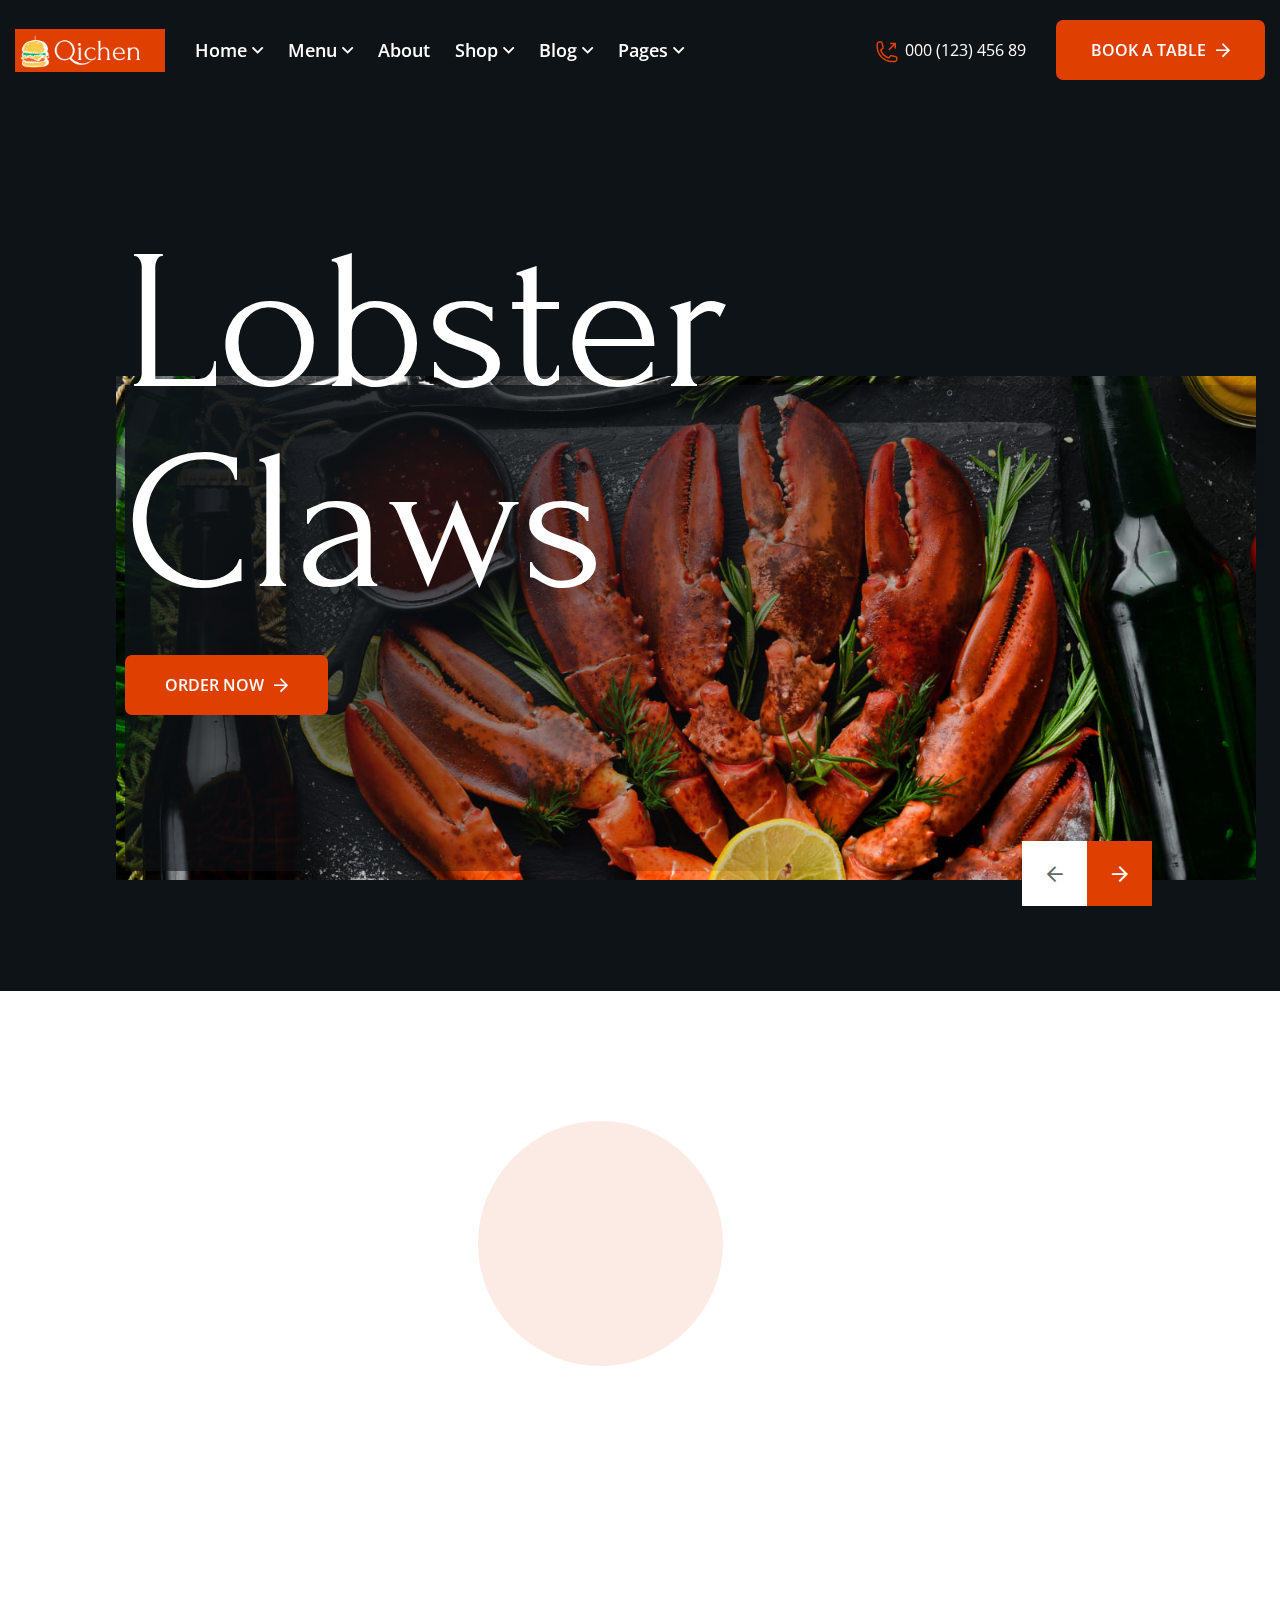
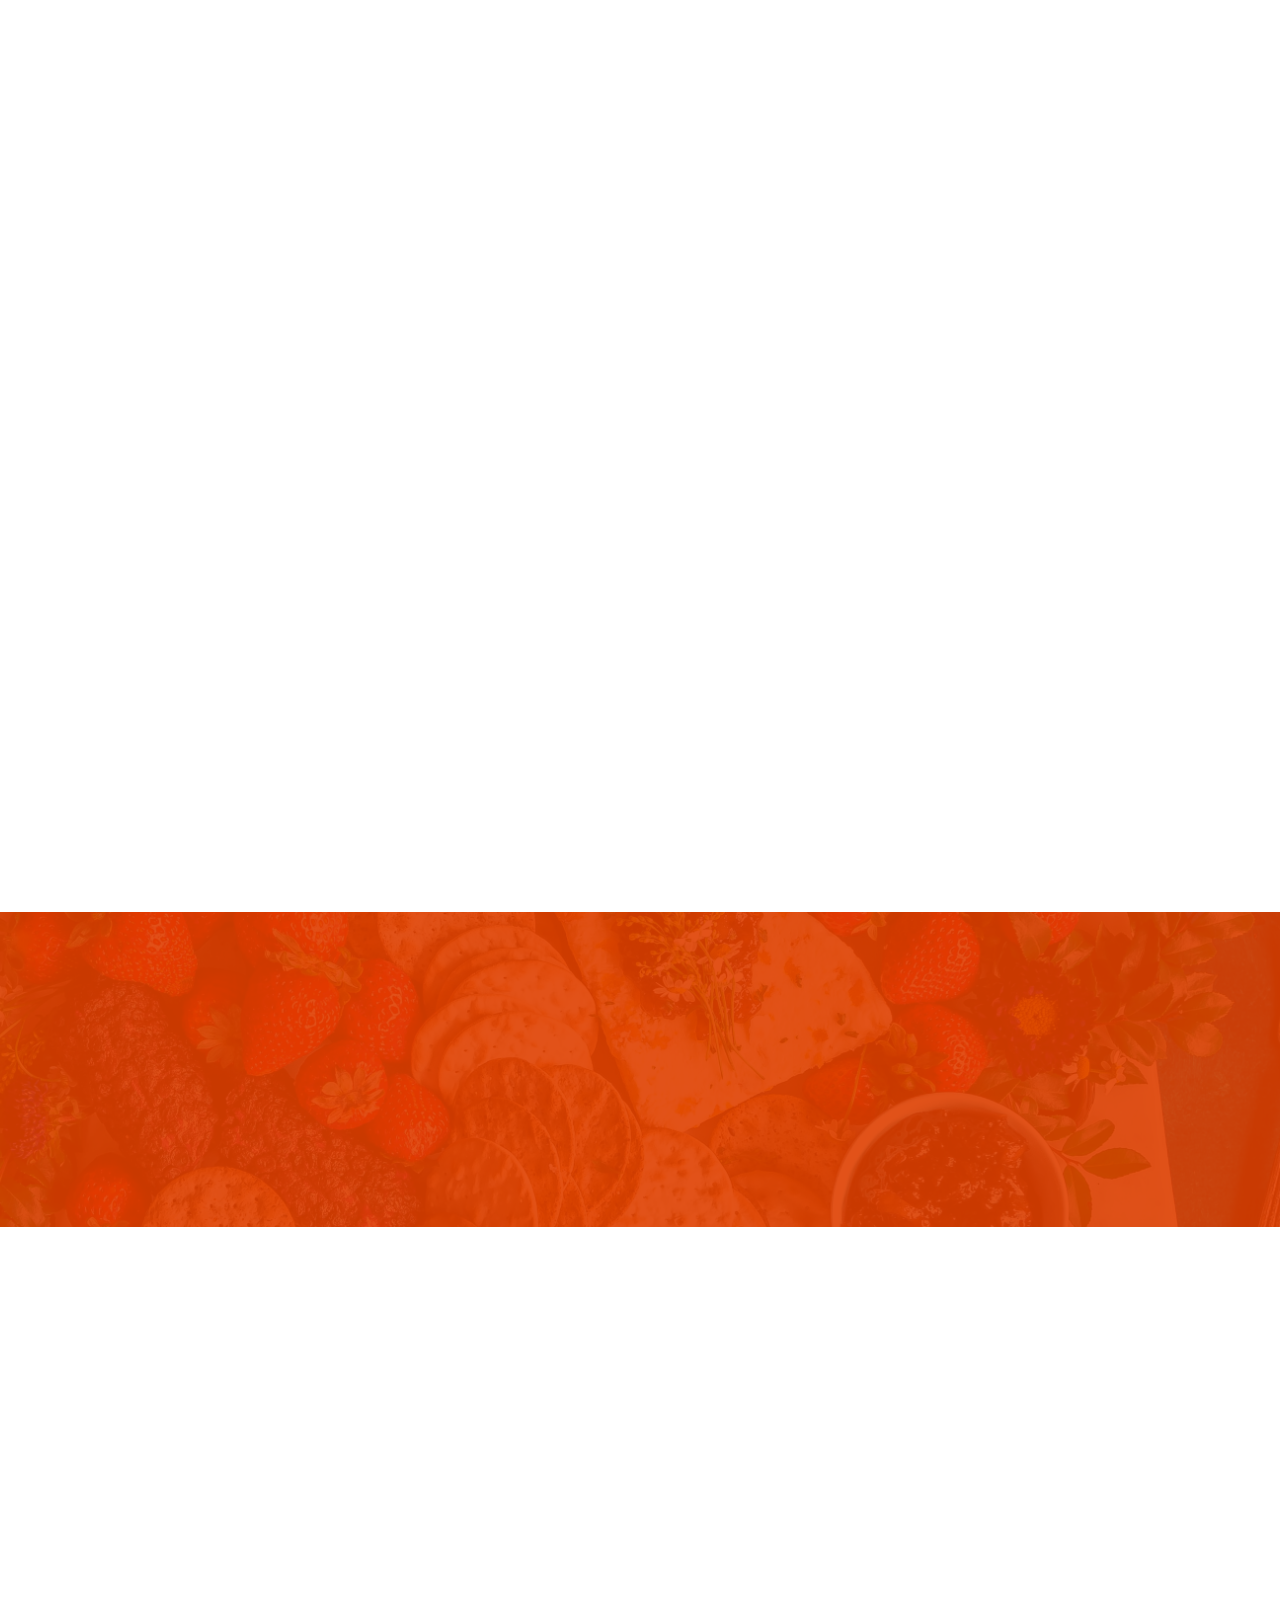
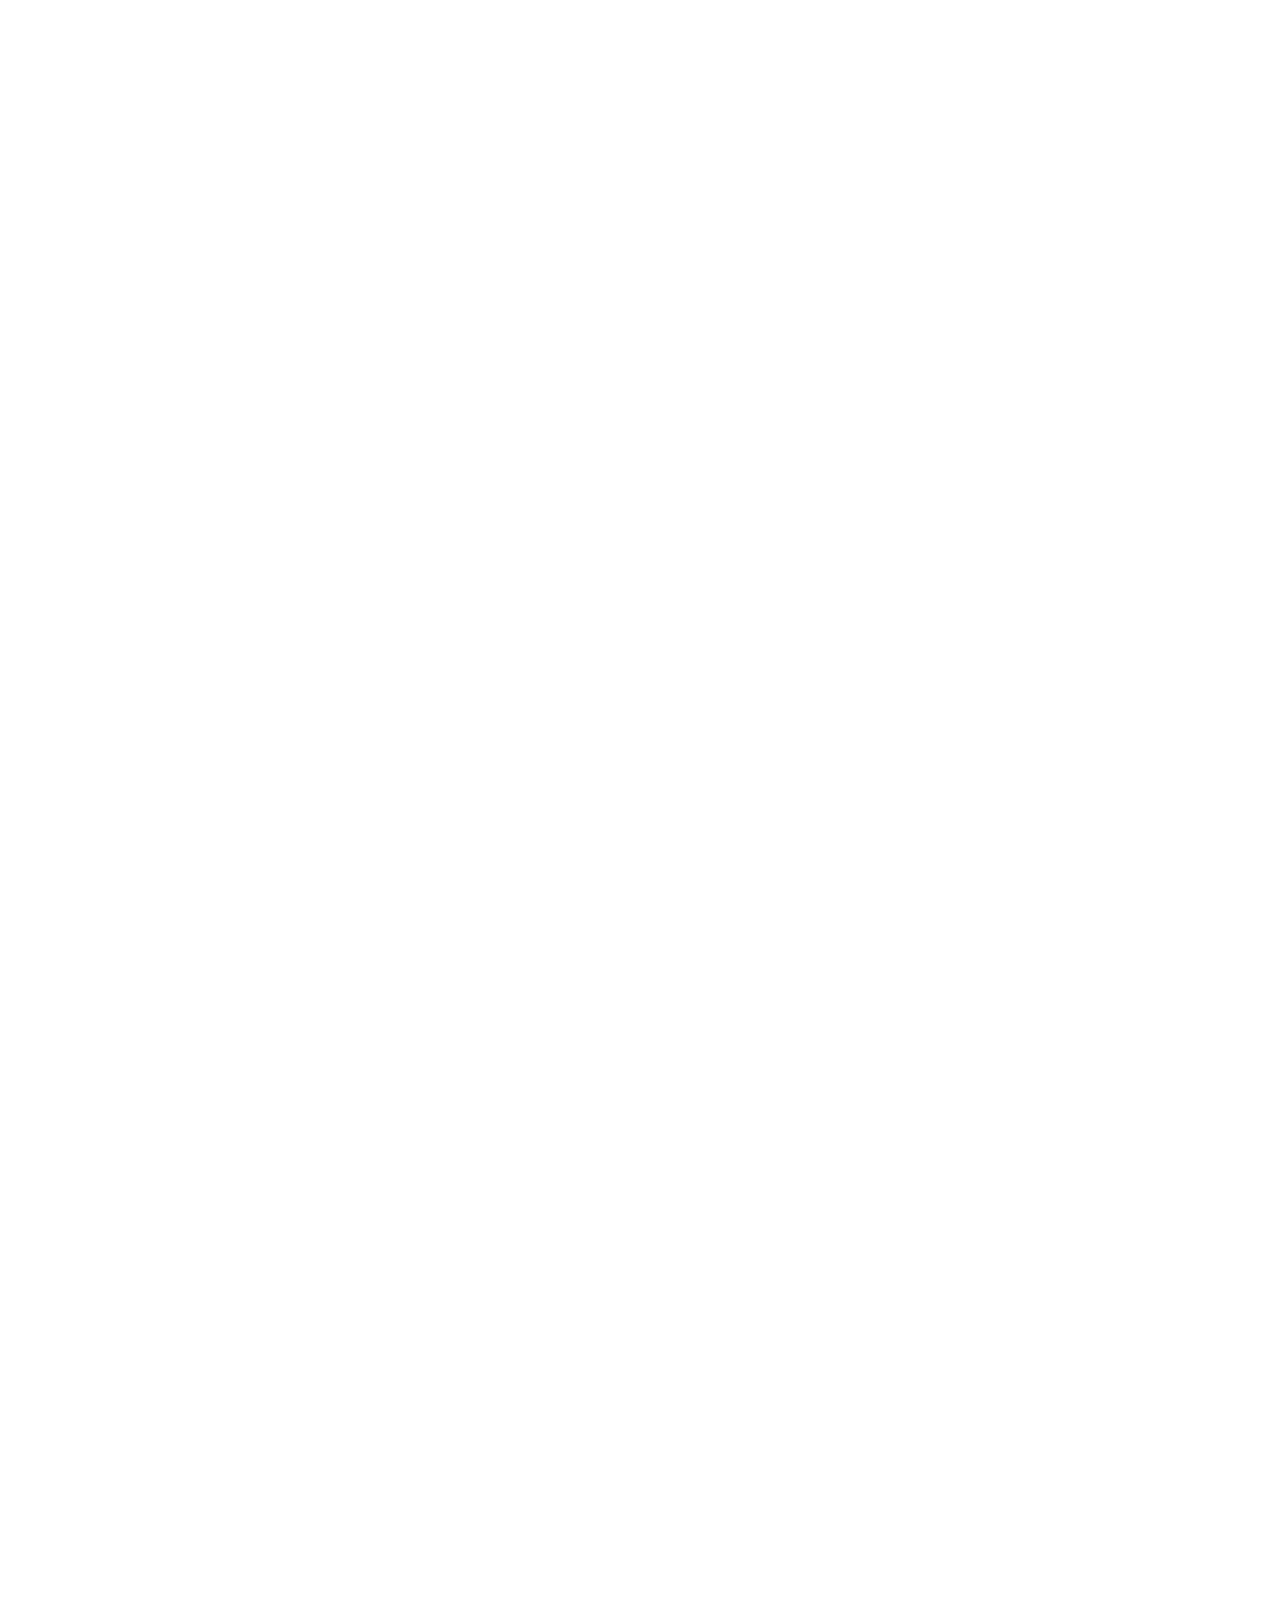
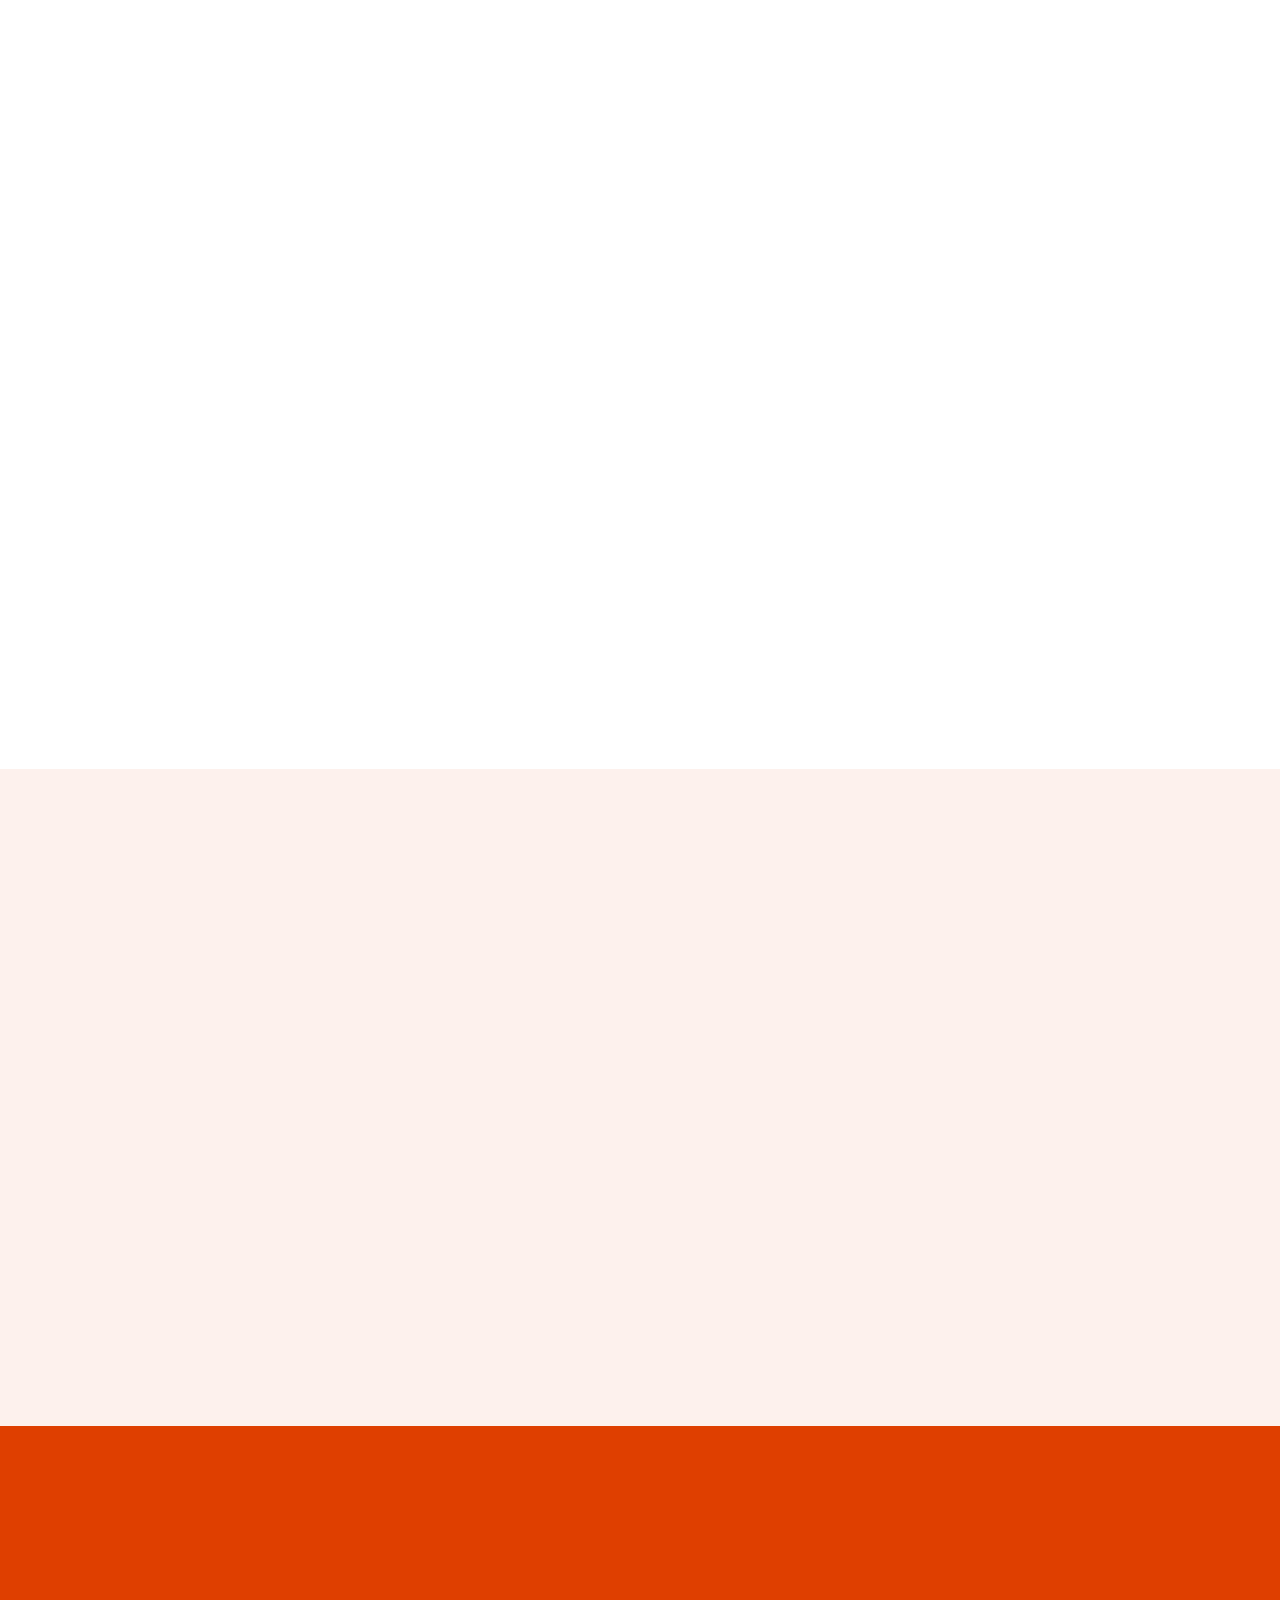
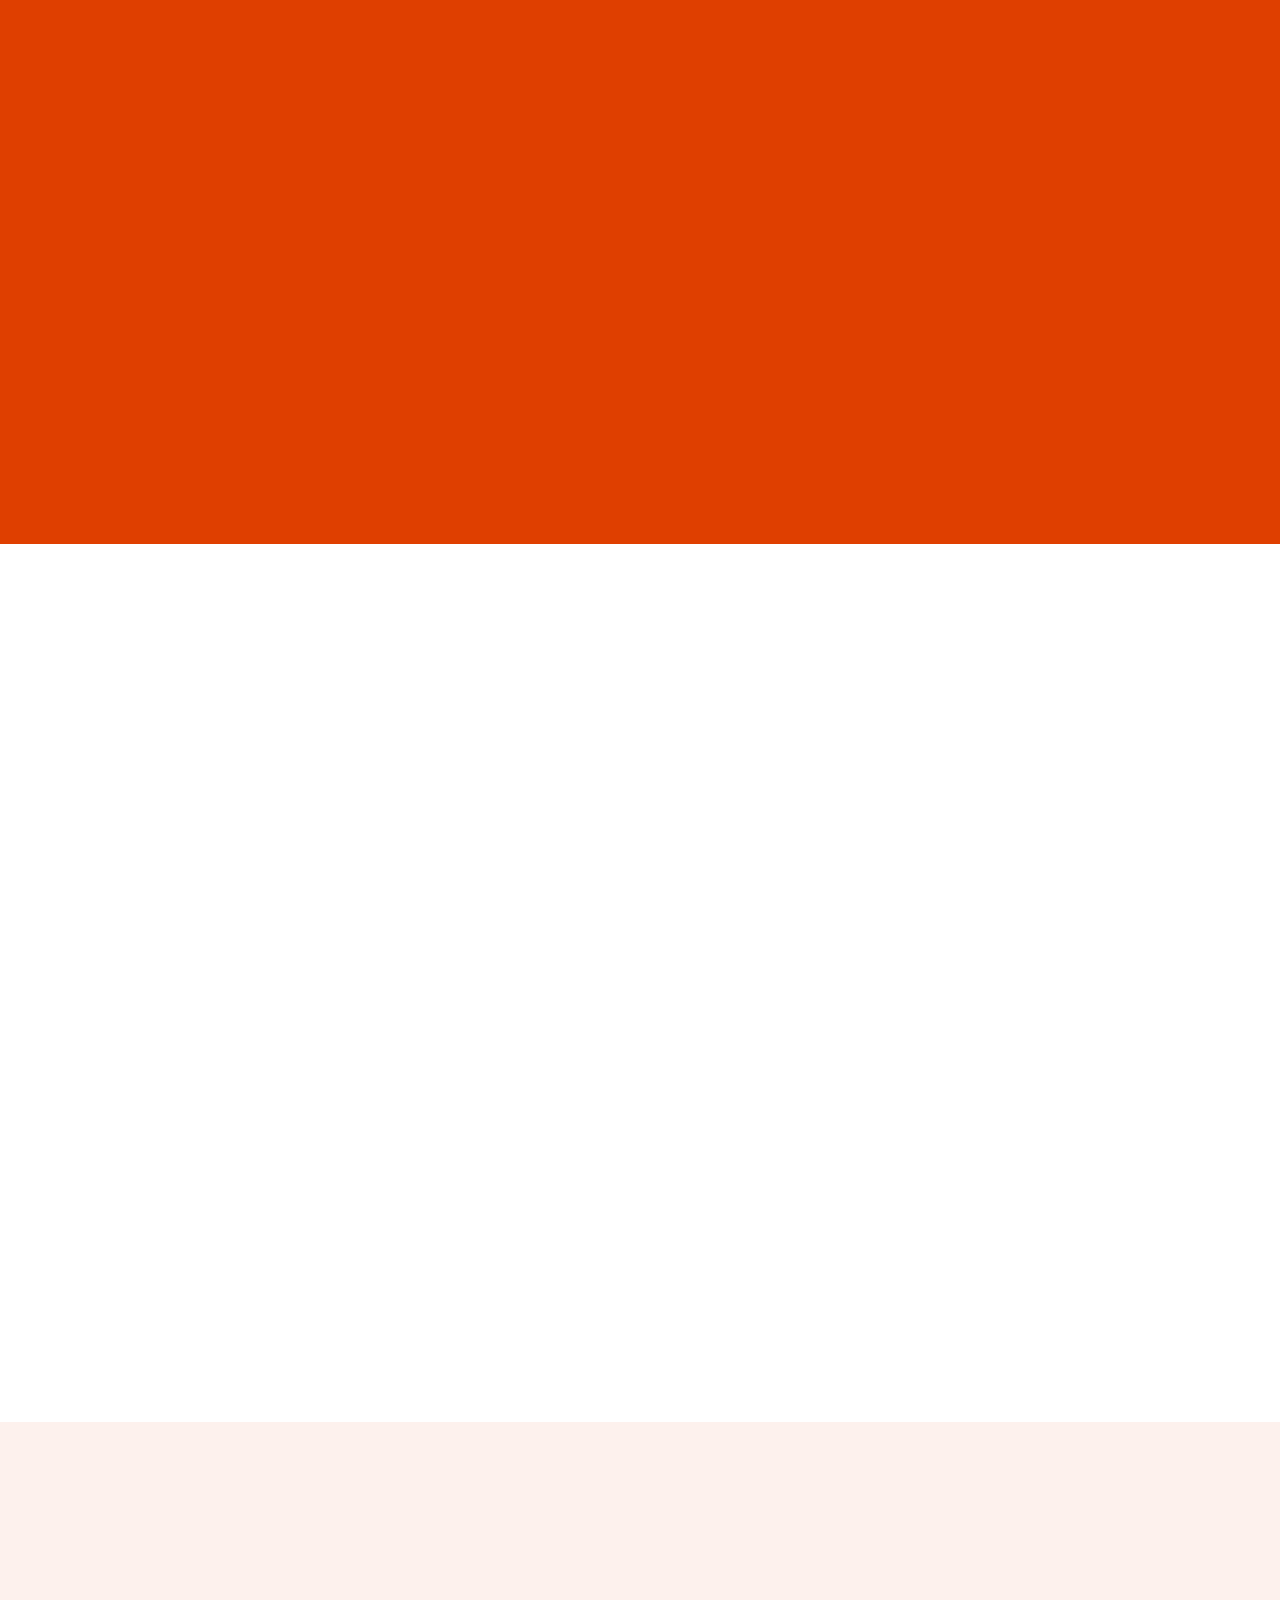
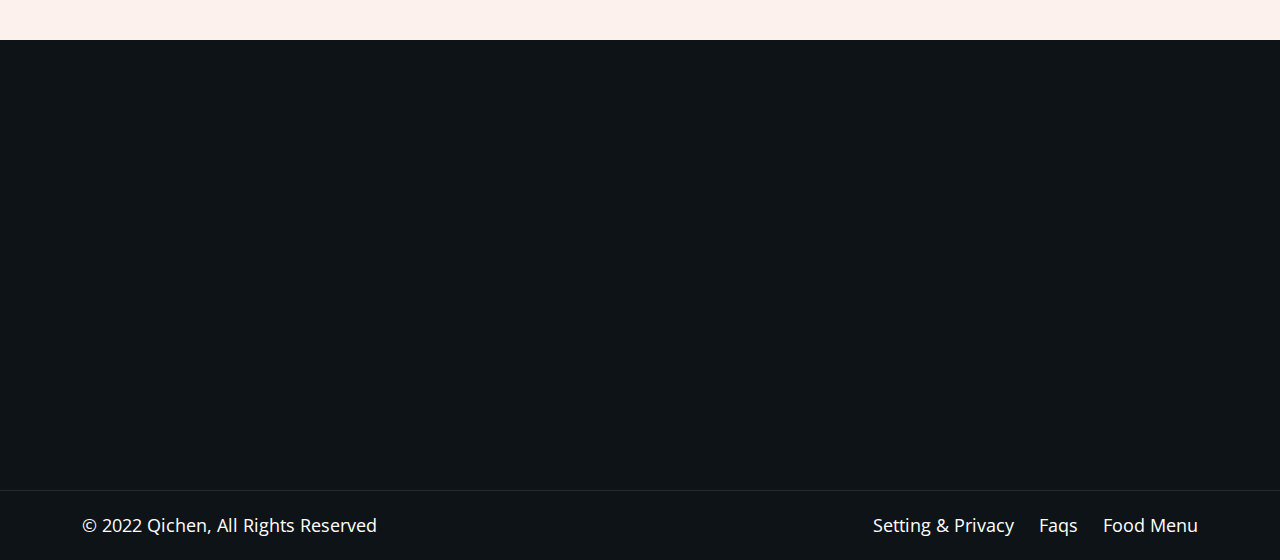
<file: index-3.html>
<!DOCTYPE html>
<html lang="zxx">
    <head>
        <!--====== Required meta tags ======-->
        <meta charset="utf-8">
        <meta http-equiv="x-ua-compatible" content="ie=edge">
        <meta name="description" content="">
        <meta name="viewport" content="width=device-width, initial-scale=1, shrink-to-fit=no">
        <!--====== Title ======-->
        <title>Qichen - Restaurant HTML Template</title>
        <!--====== Favicon Icon ======-->
        <link rel="shortcut icon" href="assets/images/favicon.ico" type="image/png">
        <!--====== Flaticon css ======-->
        <link rel="stylesheet" href="assets/fonts/flaticon/flaticon.css">
        <!--====== FontAwesome css ======-->
        <link rel="stylesheet" href="assets/fonts/fontawesome/css/all.min.css">
        <!--====== Bootstrap css ======-->
        <link rel="stylesheet" href="assets/vendor/bootstrap/css/bootstrap.min.css">
        <!--====== magnific-popup css ======-->
        <link rel="stylesheet" href="assets/vendor/magnific-popup/dist/magnific-popup.css">
        <!--====== Slick-popup css ======-->
        <link rel="stylesheet" href="assets/vendor/slick/slick.css">
        <!--====== Jquery UI css ======-->
        <link rel="stylesheet" href="assets/vendor/jquery-ui/jquery-ui.min.css">
        <!--====== Nice Select css ======-->
        <link rel="stylesheet" href="assets/vendor/nice-select/css/nice-select.css">
        <!--====== Animate css ======-->
        <link rel="stylesheet" href="assets/vendor/animate.css">
        <!--====== Default css ======-->
        <link rel="stylesheet" href="assets/css/default.css">
        <!--====== Style css ======-->
        <link rel="stylesheet" href="assets/css/style.css">
    </head>
    <body>
        <!--====== Start Preloader ======-->
        <div class="preloader">
            <div class="loader">
                <div class="pre-shadow"></div>
                <div class="pre-box"></div>
            </div>
        </div>
        <!--====== End Preloader ======-->
        <!--====== Start Header ======-->
        <header class="header-area transparent-header">
            <!--=== Header Navigation ===-->
            <div class="header-navigation navigation-two navigation-white">
                <div class="nav-overlay"></div>
                <div class="container-fluid">
                    <!--=== Primary Menu ===-->
                    <div class="primary-menu">
                        <!--=== Site Branding ===-->
                        <div class="site-branding">
                            <a href="index.html" class="brand-logo"><img src="assets/images/logo/logo-white.png" alt="Site Logo"></a>
                        </div>
                        <!--=== Nav Inner Menu ===-->
                        <div class="nav-inner-menu">
                            <div class="nav-menu">
                                <!--=== Mobile Logo ===-->
                                <div class="mobile-logo mb-30 d-block d-xl-none text-center">
                                </div>
                                <!--=== Main Menu ===-->
                                <nav class="main-menu">
                                    <ul>
                                        <li class="menu-item has-children"><a href="#" class="active">Home</a>
                                            <ul class="sub-menu">
                                                <li><a href="index.html">Home Restaurant</a></li>
                                                <li><a href="index-2.html">Home Fastfood</a></li>
                                                <li><a href="index-3.html">Home Seafood</a></li>
                                            </ul>
                                        </li>
                                        <li class="menu-item has-children"><a href="#">Menu</a>
                                            <ul class="sub-menu">
                                                <li><a href="menu-fastfood.html">Menu Fastfood</a></li>
                                                <li><a href="menu-seafood.html">Menu Seafood</a></li>
                                            </ul>
                                        </li>
                                        <li class="menu-item"><a href="about.html">About</a></li>
                                        <li class="menu-item has-children"><a href="#">Shop</a>
                                            <ul class="sub-menu">
                                                <li><a href="products.html">Our Products</a></li>
                                                <li><a href="product-details.html">Product Details</a></li>
                                                <li><a href="cart.html">Sopping Cart</a></li>
                                                <li><a href="checkout.html">Checkout</a></li>
                                            </ul>
                                        </li>
                                        <li class="menu-item has-children"><a href="#">Blog</a>
                                            <ul class="sub-menu">
                                                <li><a href="blog-standard.html">Blog Standard</a></li>
                                                <li><a href="blog-details.html">Blog Details</a></li>
                                            </ul>
                                        </li>
                                        <li class="menu-item has-children"><a href="#">Pages</a>
                                            <ul class="sub-menu">
                                                <li><a href="gallery.html">Our Gallery</a></li>
                                                <li><a href="chefs.html">Our Chefs</a></li>
                                                <li><a href="history.html">Our History</a></li>
                                                <li><a href="reservations.html">Reservations</a></li>
                                                <li><a href="404.html">404</a></li>
                                                <li><a href="faq.html">Faq</a></li>
                                                <li><a href="contact.html">Contact</a></li>
                                            </ul>
                                        </li>
                                    </ul>
                                </nav>
                            </div>
                            <!--=== Nav right Item ===-->
                            <div class="nav-right-item d-flex align-items-center">
                                <div class="nav-call-button">
                                    <span><img src="assets/images/call.png" alt="icon"><a href="tel:000(123)45689">000 (123) 456 89</a></span>
                                </div>
                                <div class="menu-button d-xl-block d-none">
                                    <a href="contact.html" class="main-btn btn-red">Book a Table<i class="far fa-arrow-right"></i></a>
                                </div>
                                <div class="navbar-toggler">
                                    <span></span>
                                    <span></span>
                                    <span></span>
                                </div>
                            </div>
                        </div>
                    </div>
                </div>
            </div>
        </header><!--====== End Header ======-->
        <!--=== Start Banner Section ===-->
        <section class="banner-three p-r">
            <div class="hero-slider-one">
                <div class="single-slider">
                    <div class="container-fluid">
                        <div class="hero-content text-white">
                            <h1 data-animation="fadeInUp" data-delay=".5s">Lobster
                                Claws</h1>
                            <div class="hero-button" data-animation="fadeInDown" data-delay=".7s">
                                <a href="menu-seafood.html" class="main-btn btn-red">Order now<i class="far fa-arrow-right"></i></a>
                            </div>
                        </div>
                        <div class="hero-image" data-animation="fadeInUp" data-delay=".8s">
                            <div class="image-overlay"></div>
                            <img src="assets/images/hero/hero-slider-1.jpg" alt="hero image">
                        </div>
                    </div>
                </div>
                <div class="single-slider">
                    <div class="container-fluid">
                        <div class="hero-content text-white">
                            <h1 data-animation="fadeInUp" data-delay=".5s">Lobster
                                Reef</h1>
                            <div class="hero-button" data-animation="fadeInDown" data-delay=".7s">
                                <a href="menu-seafood.html" class="main-btn btn-red">Order now<i class="far fa-arrow-right"></i></a>
                            </div>
                        </div>
                        <div class="hero-image" data-animation="fadeInUp" data-delay=".8s">
                            <div class="image-overlay"></div>
                            <img src="assets/images/hero/hero-slider-2.jpg" alt="hero image">
                        </div>
                    </div>
                </div>
                <div class="single-slider">
                    <div class="container-fluid">
                        <div class="hero-content text-white">
                            <h1 data-animation="fadeInUp" data-delay=".5s">Lobster
                                Furry</h1>
                            <div class="hero-button" data-animation="fadeInDown" data-delay=".7s">
                                <a href="menu-seafood.html" class="main-btn btn-red">Order now<i class="far fa-arrow-right"></i></a>
                            </div>
                        </div>
                        <div class="hero-image" data-animation="fadeInUp" data-delay=".8s">
                            <div class="image-overlay"></div>
                            <img src="assets/images/hero/hero-slider-3.jpg" alt="hero image">
                        </div>
                    </div>
                </div>
            </div>
            <div class="hero-arrows"></div>
        </section>
        <!--=== End Banner Section ===-->
        <!--=== Start About Section ===-->
        <section class="about-section pt-130 pb-80">
            <div class="container">
                <div class="row align-items-center">
                    <div class="col-lg-7">
                        <div class="about-two_image-box text-md-end mb-20 p-r z-1">
                            <div class="shape shape-one"><span></span></div>
                            <div class="row align-items-center">
                                <div class="col-lg-6 col-sm-6">
                                    <img src="assets/images/about/image-3.jpg" class="about-img-one mb-30 wow fadeInLeft" alt="About Image">
                                    <img src="assets/images/about/image-4.jpg" class="about-img-two mb-30 wow fadeInDown" alt="About Image">
                                </div>
                                <div class="col-lg-6 col-sm-6">
                                    <img src="assets/images/about/image-5.jpg" class="about-img-three mb-30 wow fadeInRight" alt="About Image">
                                </div>
                            </div>
                        </div>
                    </div>
                    <div class="col-lg-5">
                        <div class="about-content-box content-box-gap pl-lg-40">
                            <div class="section-title mb-30 wow fadeInDown">
                                <span class="sub-title">About Qichen</span>
                                <h2>We Provide Yamee Testy
                                    Seafoods Based USA</h2>
                            </div>
                            <p class="wow fadeInUp">Sit amet consectetur adipiscing epsum nisi commodoy elementum non purus. Praesent imperdiet comm viverra
                                purus tempor tincidunt. Habitant volutpat arcu</p>
                            <div class="about-button mb-45 wow fadeInDown">
                                <a href="about.html" class="main-btn btn-red">learn more<i class="far fa-arrow-right"></i></a>
                                <a href="tel:000(123)45689" class="call-button">
                                    <div class="icon">
                                        <i class="fas fa-headset"></i>
                                    </div>
                                    <div class="text">
                                        <span>Call For Order</span>
                                        <h5>000 (123) 456 89</h5>
                                    </div>
                                </a>
                            </div>
                            <ul class="check-style-one check-style-50 wow fadeInUp">
                                <li>Chicken Hamburger</li>
                                <li>Italian Coffee</li>
                                <li>Seafoods</li>
                                <li>Professional Chefs</li>
                            </ul>
                        </div>
                    </div>
                </div>
            </div>
        </section><!--=== End About Section ===-->
        <!--=== Start Features Section ===-->
        <section class="features-section pb-90">
            <div class="container">
                <div class="row justify-content-center">
                    <div class="col-lg-4 col-md-6 col-sm-12">
                        <div class="single-features-item animate-hover-icon mb-40 wow fadeInUp">
                            <div class="icon">
                                <i class="flaticon-shrimp-1"></i>
                            </div>
                            <div class="text">
                                <h3 class="title">Grilled Sea Bass</h3>
                                <p>Sit amet consectetur adipiscing elitcs
                                    Auctor venenatis tincidunt</p>
                                <a href="about.html" class="btn-link">Read more<i class="far fa-arrow-right"></i></a>
                            </div>
                        </div>
                    </div>
                    <div class="col-lg-4 col-md-6 col-sm-12">
                        <div class="single-features-item animate-hover-icon mb-40 wow fadeInUp">
                            <div class="icon">
                                <i class="flaticon-coffee-beans"></i>
                            </div>
                            <div class="text">
                                <h3 class="title">Italian Coffee</h3>
                                <p>Sit amet consectetur adipiscing elitcs
                                    Auctor venenatis tincidunt</p>
                                <a href="about.html" class="btn-link">Read more<i class="far fa-arrow-right"></i></a>
                            </div>
                        </div>
                    </div>
                    <div class="col-lg-4 col-md-6 col-sm-12">
                        <div class="single-features-item mb-40 animate-hover-icon wow fadeInUp">
                            <div class="icon">
                                <i class="flaticon-crab-1"></i>
                            </div>
                            <div class="text">
                                <h3 class="title">Crab Oyster Sauce</h3>
                                <p>Sit amet consectetur adipiscing elitcs
                                    Auctor venenatis tincidunt</p>
                                <a href="about.html" class="btn-link">Read more<i class="far fa-arrow-right"></i></a>
                            </div>
                        </div>
                    </div>
                </div>
            </div>
        </section><!--=== End Features Section ===-->
        <!--=== Start Fact Section ===-->
        <section class="fact-section fact-bg-image dark-red-bg bg_cover pt-75 pb-35" style="background-image: url(assets/images/bg/fact-bg-one.jpg);">
            <div class="container">
                <div class="row">
                    <div class="col-lg-3 col-md-6 col-sm-6">
                        <div class="single-counter-item text-white wow fadeInUp mb-40 d-flex justify-content-center">
                            <div class="counter-inner-item">
                                <div class="icon">
                                    <i class="flaticon-retention"></i>
                                </div>
                                <div class="text">
                                    <h2 class="number"><span class="count">6834</span>+</h2>
                                    <p>Happy Customers</p>
                                </div>
                            </div>
                        </div>
                    </div>
                    <div class="col-lg-3 col-md-6 col-sm-6">
                        <div class="single-counter-item text-white wow fadeInUp mb-40 d-flex justify-content-center">
                            <div class="counter-inner-item">
                                <div class="icon">
                                    <i class="flaticon-retention"></i>
                                </div>
                                <div class="text">
                                    <h2 class="number"><span class="count">356</span>+</h2>
                                    <p>Passionate Chef’s</p>
                                </div>
                            </div>
                        </div>
                    </div>
                    <div class="col-lg-3 col-md-6 col-sm-6">
                        <div class="single-counter-item text-white wow fadeInUp mb-40 d-flex justify-content-center">
                            <div class="counter-inner-item">
                                <div class="icon">
                                    <i class="flaticon-retention"></i>
                                </div>
                                <div class="text">
                                    <h2 class="number"><span class="count">8534</span>+</h2>
                                    <p>Favorite Dishes</p>
                                </div>
                            </div>
                        </div>
                    </div>
                    <div class="col-lg-3 col-md-6 col-sm-6">
                        <div class="single-counter-item text-white wow fadeInUp mb-40 d-flex justify-content-center">
                            <div class="counter-inner-item">
                                <div class="icon">
                                    <i class="flaticon-retention"></i>
                                </div>
                                <div class="text">
                                    <h2 class="number"><span class="count">7853</span>+</h2>
                                    <p>Customer Rating</p>
                                </div>
                            </div>
                        </div>
                    </div>
                </div>
            </div>
        </section><!--=== End Fact Section ===-->
        <!--=== Start Menu Section ===-->
        <section class="menu-section pt-130 pb-130">
            <div class="container-fluid">
                <div class="row justify-content-center">
                    <div class="col-xl-6 col-lg-12">
                        <div class="section-title text-center mb-50 wow fadeInDown">
                            <span class="sub-title">Best food menu</span>
                            <h2>Choose Your Best Menus</h2>
                        </div>
                    </div>
                </div>
                <div class="menu-slider-one wow fadeInUp">
                    <div class="menu-grid-item-one text-center mb-60">
                        <div class="thumb">
                            <img src="assets/images/menu/menu-1.png" alt="">
                        </div>
                        <div class="text">
                            <h3 class="title"><a href="product-details.html">Steamed Crabs Dish</a></h3>
                            <p>Roasted langoustine, consommé</p>
                            <span class="price"><span class="currency">$</span>253.59</span>
                        </div>
                    </div>
                    <div class="menu-grid-item-one text-center mb-60">
                        <div class="thumb">
                            <img src="assets/images/menu/menu-2.png" alt="">
                        </div>
                        <div class="text">
                            <h3 class="title"><a href="product-details.html">Steamed Crabs Dish</a></h3>
                            <p>Roasted langoustine, consommé</p>
                            <span class="price"><span class="currency">$</span>253.59</span>
                        </div>
                    </div>
                    <div class="menu-grid-item-one text-center mb-60">
                        <div class="thumb">
                            <img src="assets/images/menu/menu-3.png" alt="">
                        </div>
                        <div class="text">
                            <h3 class="title"><a href="product-details.html">Steamed Crabs Dish</a></h3>
                            <p>Roasted langoustine, consommé</p>
                            <span class="price"><span class="currency">$</span>253.59</span>
                        </div>
                    </div>
                    <div class="menu-grid-item-one text-center mb-60">
                        <div class="thumb">
                            <img src="assets/images/menu/menu-4.png" alt="">
                        </div>
                        <div class="text">
                            <h3 class="title"><a href="product-details.html">Steamed Crabs Dish</a></h3>
                            <p>Roasted langoustine, consommé</p>
                            <span class="price"><span class="currency">$</span>253.59</span>
                        </div>
                    </div>
                    <div class="menu-grid-item-one text-center mb-60">
                        <div class="thumb">
                            <img src="assets/images/menu/menu-5.png" alt="">
                        </div>
                        <div class="text">
                            <h3 class="title"><a href="product-details.html">Steamed Crabs Dish</a></h3>
                            <p>Roasted langoustine, consommé</p>
                            <span class="price"><span class="currency">$</span>253.59</span>
                        </div>
                    </div>
                </div>
            </div>
        </section><!--=== End Menu Section ===-->
        <!--=== Start Gallery Section ===-->
        <section class="masonry-gallery-section">
            <div class="container-fluid">
                <div class="row masonry-row">
                    <div class="col-lg-6 col-md-12 col-sm-12">
                        <div class="single-gallery-item mb-30 wow fadeInUp">
                            <div class="gallery-img">
                                <img src="assets/images/gallery/masonry-1.jpg" alt="Gallery Image">
                                <div class="gallery-overlay">
                                    <div class="hover-content">
                                        <p class="cat-btn">Seafoods</p>
                                        <h3 class="title">Shrimp Food Prawns</h3>
                                    </div>
                                </div>
                            </div>
                        </div>
                    </div>
                    <div class="col-lg-3 col-md-6 col-sm-6">
                        <div class="single-gallery-item mb-30 wow fadeInUp">
                            <div class="gallery-img">
                                <img src="assets/images/gallery/masonry-2.jpg" alt="Gallery Image">
                                <div class="gallery-overlay">
                                    <div class="hover-content">
                                        <p class="cat-btn">Seafoods</p>
                                        <h3 class="title">Shrimp Food Prawns</h3>
                                    </div>
                                </div>
                            </div>
                        </div>
                    </div>
                    <div class="col-lg-3 col-md-6 col-sm-6">
                        <div class="single-gallery-item mb-30 wow fadeInUp">
                            <div class="gallery-img">
                                <img src="assets/images/gallery/masonry-3.jpg" alt="Gallery Image">
                                <div class="gallery-overlay">
                                    <div class="hover-content">
                                        <p class="cat-btn">Seafoods</p>
                                        <h3 class="title">Shrimp Food Prawns</h3>
                                    </div>
                                </div>
                            </div>
                        </div>
                    </div>
                    <div class="col-lg-3 col-md-6 col-sm-6">
                        <div class="single-gallery-item mb-30 wow fadeInUp">
                            <div class="gallery-img">
                                <img src="assets/images/gallery/masonry-4.jpg" alt="Gallery Image">
                                <div class="gallery-overlay">
                                    <div class="hover-content">
                                        <p class="cat-btn">Seafoods</p>
                                        <h3 class="title">Shrimp Food Prawns</h3>
                                    </div>
                                </div>
                            </div>
                        </div>
                    </div>
                    <div class="col-lg-3 col-md-6 col-sm-6">
                        <div class="single-gallery-item mb-30 wow fadeInUp">
                            <div class="gallery-img">
                                <img src="assets/images/gallery/masonry-5.jpg" alt="Gallery Image">
                                <div class="gallery-overlay">
                                    <div class="hover-content">
                                        <p class="cat-btn">Seafoods</p>
                                        <h3 class="title">Shrimp Food Prawns</h3>
                                    </div>
                                </div>
                            </div>
                        </div>
                    </div>
                    <div class="col-lg-6 col-md-12 col-sm-12">
                        <div class="single-gallery-item mb-30 wow fadeInUp">
                            <div class="gallery-img">
                                <img src="assets/images/gallery/masonry-6.jpg" alt="Gallery Image">
                                <div class="gallery-overlay">
                                    <div class="hover-content">
                                        <p class="cat-btn">Seafoods</p>
                                        <h3 class="title">Shrimp Food Prawns</h3>
                                    </div>
                                </div>
                            </div>
                        </div>
                    </div>
                </div>
            </div>
        </section><!--=== End Gallery Section ===-->
        <!--=== Start Menu Section ===-->
        <section class="menu-section pt-130 pb-80">
            <div class="container">
                <div class="row justify-content-center">
                    <div class="col-xl-6 col-lg-12">
                        <div class="section-title text-center mb-60 wow fadeInDown">
                            <span class="sub-title">Best food menu</span>
                            <h2>Our Popular Food Menus</h2>
                        </div>
                    </div>
                </div>
                <div class="row">
                    <div class="col-lg-6 col-md-12">
                        <div class="single-menu-item-two mb-40 wow fadeInUp">
                            <div class="thumb">
                                <img src="assets/images/menu/thumb-9.png" alt="Menu Image">
                            </div>
                            <div class="text">
                                <h3 class="item-title-price"><a href="menu-fastfood.html" class="item-title">Red king Crab</a><span class="dot-border"></span><span class="price">$25</span></h3>
                                <p>Roasted langoustine, consommé</p>
                                <ul class="ratings">
                                    <li><i class="fas fa-star"></i></li>
                                    <li><i class="fas fa-star"></i></li>
                                    <li><i class="fas fa-star"></i></li>
                                    <li><i class="fas fa-star"></i></li>
                                    <li><i class="fas fa-star"></i></li>
                                    <li><span><a href="#">(5k Reviews)</a></span></li>
                                </ul>
                            </div>
                        </div>
                    </div>
                    <div class="col-lg-6 col-md-12">
                        <div class="single-menu-item-two mb-40 wow fadeInUp">
                            <div class="thumb">
                                <img src="assets/images/menu/thumb-13.png" alt="Menu Image">
                            </div>
                            <div class="text">
                                <h3 class="item-title-price"><a href="menu-fastfood.html" class="item-title">Flat-lay Delicious</a><span class="dot-border"></span><span class="price">$25</span></h3>
                                <p>Roasted langoustine, consommé</p>
                                <ul class="ratings">
                                    <li><i class="fas fa-star"></i></li>
                                    <li><i class="fas fa-star"></i></li>
                                    <li><i class="fas fa-star"></i></li>
                                    <li><i class="fas fa-star"></i></li>
                                    <li><i class="fas fa-star"></i></li>
                                    <li><span><a href="#">(5k Reviews)</a></span></li>
                                </ul>
                            </div>
                        </div>
                    </div>
                    <div class="col-lg-6 col-md-12">
                        <div class="single-menu-item-two mb-40 wow fadeInUp">
                            <div class="thumb">
                                <img src="assets/images/menu/thumb-10.png" alt="Menu Image">
                            </div>
                            <div class="text">
                                <h3 class="item-title-price"><a href="menu-fastfood.html" class="item-title">Alaskan king Crab</a><span class="dot-border"></span><span class="price">$25</span></h3>
                                <p>Roasted langoustine, consommé</p>
                                <ul class="ratings">
                                    <li><i class="fas fa-star"></i></li>
                                    <li><i class="fas fa-star"></i></li>
                                    <li><i class="fas fa-star"></i></li>
                                    <li><i class="fas fa-star"></i></li>
                                    <li><i class="fas fa-star"></i></li>
                                    <li><span><a href="#">(5k Reviews)</a></span></li>
                                </ul>
                            </div>
                        </div>
                    </div>
                    <div class="col-lg-6 col-md-12">
                        <div class="single-menu-item-two mb-40 wow fadeInUp">
                            <div class="thumb">
                                <img src="assets/images/menu/thumb-14.png" alt="Menu Image">
                            </div>
                            <div class="text">
                                <h3 class="item-title-price"><a href="menu-fastfood.html" class="item-title">Shrimp Food Prawns</a><span class="dot-border"></span><span class="price">$25</span></h3>
                                <p>Roasted langoustine, consommé</p>
                                <ul class="ratings">
                                    <li><i class="fas fa-star"></i></li>
                                    <li><i class="fas fa-star"></i></li>
                                    <li><i class="fas fa-star"></i></li>
                                    <li><i class="fas fa-star"></i></li>
                                    <li><i class="fas fa-star"></i></li>
                                    <li><span><a href="#">(5k Reviews)</a></span></li>
                                </ul>
                            </div>
                        </div>
                    </div>
                    <div class="col-lg-6 col-md-12">
                        <div class="single-menu-item-two mb-40 wow fadeInUp">
                            <div class="thumb">
                                <img src="assets/images/menu/thumb-11.png" alt="Menu Image">
                            </div>
                            <div class="text">
                                <h3 class="item-title-price"><a href="menu-fastfood.html" class="item-title">Boston Lobster</a><span class="dot-border"></span><span class="price">$25</span></h3>
                                <p>Roasted langoustine, consommé</p>
                                <ul class="ratings">
                                    <li><i class="fas fa-star"></i></li>
                                    <li><i class="fas fa-star"></i></li>
                                    <li><i class="fas fa-star"></i></li>
                                    <li><i class="fas fa-star"></i></li>
                                    <li><i class="fas fa-star"></i></li>
                                    <li><span><a href="#">(5k Reviews)</a></span></li>
                                </ul>
                            </div>
                        </div>
                    </div>
                    <div class="col-lg-6 col-md-12">
                        <div class="single-menu-item-two mb-40 wow fadeInUp">
                            <div class="thumb">
                                <img src="assets/images/menu/thumb-15.png" alt="Menu Image">
                            </div>
                            <div class="text">
                                <h3 class="item-title-price"><a href="menu-fastfood.html" class="item-title">Steamed Crabs Dish</a><span class="dot-border"></span><span class="price">$25</span></h3>
                                <p>Roasted langoustine, consommé</p>
                                <ul class="ratings">
                                    <li><i class="fas fa-star"></i></li>
                                    <li><i class="fas fa-star"></i></li>
                                    <li><i class="fas fa-star"></i></li>
                                    <li><i class="fas fa-star"></i></li>
                                    <li><i class="fas fa-star"></i></li>
                                    <li><span><a href="#">(5k Reviews)</a></span></li>
                                </ul>
                            </div>
                        </div>
                    </div>
                    <div class="col-lg-6 col-md-12">
                        <div class="single-menu-item-two mb-40 wow fadeInUp">
                            <div class="thumb">
                                <img src="assets/images/menu/thumb-12.png" alt="Menu Image">
                            </div>
                            <div class="text">
                                <h3 class="item-title-price"><a href="menu-fastfood.html" class="item-title">Boston Lobster</a><span class="dot-border"></span><span class="price">$25</span></h3>
                                <p>Roasted langoustine, consommé</p>
                                <ul class="ratings">
                                    <li><i class="fas fa-star"></i></li>
                                    <li><i class="fas fa-star"></i></li>
                                    <li><i class="fas fa-star"></i></li>
                                    <li><i class="fas fa-star"></i></li>
                                    <li><i class="fas fa-star"></i></li>
                                    <li><span><a href="#">(5k Reviews)</a></span></li>
                                </ul>
                            </div>
                        </div>
                    </div>
                    <div class="col-lg-6 col-md-12">
                        <div class="single-menu-item-two mb-40 wow fadeInUp">
                            <div class="thumb">
                                <img src="assets/images/menu/thumb-16.png" alt="Menu Image">
                            </div>
                            <div class="text">
                                <h3 class="item-title-price"><a href="menu-fastfood.html" class="item-title">Steamed Crabs</a><span class="dot-border"></span><span class="price">$25</span></h3>
                                <p>Roasted langoustine, consommé</p>
                                <ul class="ratings">
                                    <li><i class="fas fa-star"></i></li>
                                    <li><i class="fas fa-star"></i></li>
                                    <li><i class="fas fa-star"></i></li>
                                    <li><i class="fas fa-star"></i></li>
                                    <li><i class="fas fa-star"></i></li>
                                    <li><span><a href="#">(5k Reviews)</a></span></li>
                                </ul>
                            </div>
                        </div>
                    </div>
                </div>
            </div>
        </section><!--=== End Menu Section ===-->
        <!--=== Start Reservation Section ===-->
        <section class="reservation-section light-red-bg pt-100 pb-50">
            <div class="container">
                <div class="reservation-wrapper-one p-r z-1">
                    <div class="reservation-after-img wow fadeInRight"><img src="assets/images/contact/contact-3.jpg" alt="contact image"></div>
                    <div class="row">
                        <div class="col-lg-4">
                            <div class="reservation-two_image-box wow fadeInLeft mb-50">
                                <img src="assets/images/contact/contact-2.jpg" alt="Contact Image">
                            </div>
                        </div>
                        <div class="col-lg-8">
                            <div class="reservation-content-box mb-50 wow fadeInUp">
                                <div class="section-title section-title-left mb-35">
                                    <span class="sub-title">Booking table</span>
                                    <h2>Make A Reservations</h2>
                                </div>
                                <div class="reservation-style-three">
                                    <form class="reservation-form">
                                        <div class="row">
                                            <div class="col-lg-6">
                                                <div class="form_group">
                                                    <label><i class="far fa-user"></i></label>
                                                    <input type="text" class="form_control" placeholder="Person" name="number" required>
                                                </div>
                                            </div>
                                            <div class="col-lg-6">
                                                <div class="form_group">
                                                    <label><i class="far fa-phone"></i></label>
                                                    <input type="text" class="form_control" placeholder="Phone No" name="phone" required>
                                                </div>
                                            </div>
                                            <div class="col-lg-6">
                                                <div class="form_group">
                                                    <label><i class="far fa-calendar-alt"></i></label>
                                                    <input type="text" class="form_control" id="datepicker" placeholder="Reserved Date" name="date" required>
                                                </div>
                                            </div>
                                            <div class="col-lg-6">
                                                <div class="form_group">
                                                    <select class="wide">
                                                        <option data-display="Reservatiuon Time">Reservatiuon Time</option>
                                                        <option value="01">12.00 Am</option>
                                                        <option value="01">01.00 Am</option>
                                                        <option value="01">02.00 Am</option>
                                                        <option value="01">03.00 Am</option>
                                                        <option value="01">05.00 Am</option>
                                                        <option value="01">06.00 Am</option>
                                                        <option value="01">07.00 Am</option>
                                                        <option value="01">08.00 Am</option>
                                                        <option value="01">09.00 Am</option>
                                                        <option value="01">10.00 Am</option>
                                                        <option value="01">11.00 Am</option>
                                                        <option value="01">12.00 Pm</option>
                                                    </select>
                                                </div>
                                            </div>
                                            <div class="col-lg-12">
                                                <div class="form_group">
                                                    <label><i class="far fa-edit"></i></label>
                                                    <input type="text" class="form_control" placeholder="Comments" name="comments">
                                                </div>
                                            </div>
                                            <div class="col-lg-12">
                                                <div class="form_group">
                                                    <button class="main-btn btn-red">book a table <i class="far fa-arrow-right"></i></button>
                                                </div>
                                            </div>
                                        </div>
                                    </form>
                                </div>
                            </div>
                        </div>
                    </div>
                </div>
            </div>
        </section><!--=== End Reservation Section ===-->
        <!--=== Start Testimonial Section ===-->
        <section class="testimonial-section pt-130 dark-red-bg pb-80">
            <div class="container">
                <div class="row align-items-xl-center">
                    <div class="col-lg-4">
                        <div class="testimonial-img text-lg-center mb-50 wow fadeInLeft">
                            <img src="assets/images/testimonial/single-img-1.jpg" alt="testimonial image">
                        </div>
                    </div>
                    <div class="col-lg-8">
                        <div class="testimonial-content-box mb-50 wow fadeInRight">
                            <div class="testimonial-slider-one">
                                <div class="single-testimonial-two">
                                    <div class="testimonial-inner-content">
                                        <p>Sit amet consectetur adipiscing elitrna arcu orcie non sit. Sed aliquam blandit tempus in sapien odio convallis amet. Arcu maecenas tristique fermentum eget feugiat odio at dui. Eros, adipiscing ac nullam pharetra est congue olutpat pharetra</p>
                                        <div class="author-ratings-box d-flex justify-content-between">
                                            <div class="author-title-thumb d-flex">
                                                <div class="author-thumb">
                                                    <img src="assets/images/testimonial/author-thumb-1.jpg" alt="Author Thumb">
                                                </div>
                                                <div class="author-title">
                                                    <h3 class="title">Brian A. Barnes</h3>
                                                    <p class="position">CEO & Founder</p>
                                                </div>
                                            </div>
                                            <div class="ratings-box">
                                                <ul class="ratings">
                                                    <li><i class="fas fa-star"></i></li>
                                                    <li><i class="fas fa-star"></i></li>
                                                    <li><i class="fas fa-star"></i></li>
                                                    <li><i class="fas fa-star"></i></li>
                                                    <li><i class="fas fa-star"></i></li>
                                                </ul>
                                            </div>
                                        </div>
                                    </div>
                                </div>
                                <div class="single-testimonial-two">
                                    <div class="testimonial-inner-content">
                                        <p>Sit amet consectetur adipiscing elitrna arcu orcie non sit. Sed aliquam blandit tempus in sapien odio convallis amet. Arcu maecenas tristique fermentum eget feugiat odio at dui. Eros, adipiscing ac nullam pharetra est congue olutpat pharetra</p>
                                        <div class="author-ratings-box d-flex justify-content-between">
                                            <div class="author-title-thumb d-flex">
                                                <div class="author-thumb">
                                                    <img src="assets/images/testimonial/author-thumb-1.jpg" alt="Author Thumb">
                                                </div>
                                                <div class="author-title">
                                                    <h3 class="title">Brian A. Barnes</h3>
                                                    <p class="position">CEO & Founder</p>
                                                </div>
                                            </div>
                                            <div class="ratings-box">
                                                <ul class="ratings">
                                                    <li><i class="fas fa-star"></i></li>
                                                    <li><i class="fas fa-star"></i></li>
                                                    <li><i class="fas fa-star"></i></li>
                                                    <li><i class="fas fa-star"></i></li>
                                                    <li><i class="fas fa-star"></i></li>
                                                </ul>
                                            </div>
                                        </div>
                                    </div>
                                </div>
                                <div class="single-testimonial-two">
                                    <div class="testimonial-inner-content">
                                        <p>Sit amet consectetur adipiscing elitrna arcu orcie non sit. Sed aliquam blandit tempus in sapien odio convallis amet. Arcu maecenas tristique fermentum eget feugiat odio at dui. Eros, adipiscing ac nullam pharetra est congue olutpat pharetra</p>
                                        <div class="author-ratings-box d-flex justify-content-between">
                                            <div class="author-title-thumb d-flex">
                                                <div class="author-thumb">
                                                    <img src="assets/images/testimonial/author-thumb-1.jpg" alt="Author Thumb">
                                                </div>
                                                <div class="author-title">
                                                    <h3 class="title">Brian A. Barnes</h3>
                                                    <p class="position">CEO & Founder</p>
                                                </div>
                                            </div>
                                            <div class="ratings-box">
                                                <ul class="ratings">
                                                    <li><i class="fas fa-star"></i></li>
                                                    <li><i class="fas fa-star"></i></li>
                                                    <li><i class="fas fa-star"></i></li>
                                                    <li><i class="fas fa-star"></i></li>
                                                    <li><i class="fas fa-star"></i></li>
                                                </ul>
                                            </div>
                                        </div>
                                    </div>
                                </div>
                                <div class="single-testimonial-two">
                                    <div class="testimonial-inner-content">
                                        <p>Sit amet consectetur adipiscing elitrna arcu orcie non sit. Sed aliquam blandit tempus in sapien odio convallis amet. Arcu maecenas tristique fermentum eget feugiat odio at dui. Eros, adipiscing ac nullam pharetra est congue olutpat pharetra</p>
                                        <div class="author-ratings-box d-flex justify-content-between">
                                            <div class="author-title-thumb d-flex">
                                                <div class="author-thumb">
                                                    <img src="assets/images/testimonial/author-thumb-1.jpg" alt="Author Thumb">
                                                </div>
                                                <div class="author-title">
                                                    <h3 class="title">Brian A. Barnes</h3>
                                                    <p class="position">CEO & Founder</p>
                                                </div>
                                            </div>
                                            <div class="ratings-box">
                                                <ul class="ratings">
                                                    <li><i class="fas fa-star"></i></li>
                                                    <li><i class="fas fa-star"></i></li>
                                                    <li><i class="fas fa-star"></i></li>
                                                    <li><i class="fas fa-star"></i></li>
                                                    <li><i class="fas fa-star"></i></li>
                                                </ul>
                                            </div>
                                        </div>
                                    </div>
                                </div>
                            </div>
                            <div class="testimonial-dots mt-60"></div>
                        </div>
                    </div>
                </div>
            </div>
        </section><!--=== End Testimonial Section ===-->
        <!--=== Start Blog Section ===-->
        <section class="blog-section pt-120 pb-80">
            <div class="container">
                <div class="row justify-content-center">
                    <div class="col-xl-6 col-lg-12">
                        <div class="section-title text-center mb-50 wow fadeInDown">
                            <span class="sub-title">News & Blog</span>
                            <h2>Latest News & Blog</h2>
                        </div>
                    </div>
                </div>
                <div class="row justify-content-center">
                    <div class="col-lg-4 col-md-6 col-sm-12">
                        <div class="blog-item-one mb-40 wow fadeInUp">
                            <div class="post-thumbnail">
                                <img src="assets/images/blog/blog-1.jpg" alt="Post Image">
                                <span class="post-date"><a href="#">25<span>Sep</span></a></span>
                            </div>
                            <div class="entry-content">
                                <span class="tag-btn">Fastfood</span>
                                <h3 class="title"><a href="blog-details.html">Ultimate Free Solo Blog Setup 
                                    With Ghost And Gatsby</a></h3>
                                <p>Sit amet consectetur adipiscing epsumec nisi commodoy elementum purera</p>
                                <a href="blog-details.html" class="btn-link">Read more<i class="far fa-arrow-right"></i></a>
                            </div>
                        </div>
                    </div>
                    <div class="col-lg-4 col-md-6 col-sm-12">
                        <div class="blog-item-one mb-40 wow fadeInUp">
                            <div class="post-thumbnail">
                                <img src="assets/images/blog/blog-2.jpg" alt="Post Image">
                                <span class="post-date"><a href="#">25<span>Sep</span></a></span>
                            </div>
                            <div class="entry-content">
                                <span class="tag-btn">Restaurant</span>
                                <h3 class="title"><a href="blog-details.html">Smashing Podcast Episode 46 With Vitaly Friedman</a></h3>
                                <p>Sit amet consectetur adipiscing epsumec nisi commodoy elementum purera</p>
                                <a href="blog-details.html" class="btn-link">Read more<i class="far fa-arrow-right"></i></a>
                            </div>
                        </div>
                    </div>
                    <div class="col-lg-4 col-md-6 col-sm-12">
                        <div class="blog-item-one mb-40 wow fadeInUp">
                            <div class="post-thumbnail">
                                <img src="assets/images/blog/blog-3.jpg" alt="Post Image">
                                <span class="post-date"><a href="#">25<span>Sep</span></a></span>
                            </div>
                            <div class="entry-content">
                                <span class="tag-btn">Cooking</span>
                                <h3 class="title"><a href="blog-details.html">Modern Way To Create And Host A WordPress Site</a></h3>
                                <p>Sit amet consectetur adipiscing epsumec nisi commodoy elementum purera</p>
                                <a href="blog-details.html" class="btn-link">Read more<i class="far fa-arrow-right"></i></a>
                            </div>
                        </div>
                    </div>
                </div>
            </div>
        </section><!--=== End Blog Section ===-->
        <!--====== Start Partners Section ======-->
        <section class="partners-section light-red-bg pt-60 pb-60">
            <div class="container">
                <!--=== Partners Slider ===-->
                <div class="partner-slider-one wow fadeInUp">
                    <div class="single-partner-item">
                        <div class="partner-img">
                            <a href="#"><img src="assets/images/partners/partner-1.png" alt="Partner Image"></a>
                        </div>
                    </div>
                    <div class="single-partner-item">
                        <div class="partner-img">
                            <a href="#"><img src="assets/images/partners/partner-2.png" alt="Partner Image"></a>
                        </div>
                    </div>
                    <div class="single-partner-item">
                        <div class="partner-img">
                            <a href="#"><img src="assets/images/partners/partner-3.png" alt="Partner Image"></a>
                        </div>
                    </div>
                    <div class="single-partner-item">
                        <div class="partner-img">
                            <a href="#"><img src="assets/images/partners/partner-4.png" alt="Partner Image"></a>
                        </div>
                    </div>
                    <div class="single-partner-item">
                        <div class="partner-img">
                            <a href="#"><img src="assets/images/partners/partner-5.png" alt="Partner Image"></a>
                        </div>
                    </div>
                    <div class="single-partner-item">
                        <div class="partner-img">
                            <a href="#"><img src="assets/images/partners/partner-6.png" alt="Partner Image"></a>
                        </div>
                    </div>
                    <div class="single-partner-item">
                        <div class="partner-img">
                            <a href="#"><img src="assets/images/partners/partner-4.png" alt="Partner Image"></a>
                        </div>
                    </div>
                </div>
            </div>
        </section><!--====== End Partners Section ======-->
        <!--=== Start Footer ===-->
        <footer class="footer-dark dark-black-bg text-white p-r z-1 pt-80">
            <!--=== Footer Widget ===-->
            <div class="footer-widget-area pb-10 pb-40">
                <div class="container">
                    <div class="row">
                        <div class="col-lg-3 col-md-6">
                            <div class="footer-widget about-company-widget pr-lg-30 mb-40 wow fadeInUp">
                                <div class="footer-content">
                                    <a href="index.html" class="footer-logo mb-30"><img src="assets/images/logo/logo-white.png" alt="Brand Logo"></a>
                                    <p>Sit amet consectetur adipiscing elitsue risus mauris adipis</p>
                                    <form>
                                        <div class="form_group">
                                            <label><i class="far fa-arrow-right"></i></label>
                                            <input type="email" class="form_control" placeholder="Email Address" name="email">
                                        </div>
                                    </form>
                                </div>
                            </div>
                        </div>
                        <div class="col-lg-2 col-md-6">
                            <div class="footer-widget footer-nav-widget pl-lg-30 mb-40 wow fadeInDown">
                                <h4 class="widget-title">Quick Links</h4>
                                <div class="footer-nav-content">
                                    <ul class="footer-nav">
                                        <li><a href="#">About Company</a></li>
                                        <li><a href="#">Home Shop</a></li>
                                        <li><a href="#">Our Menu (CMS)</a></li>
                                        <li><a href="#">Shop (Ecom)</a></li>
                                        <li><a href="#">Recipes</a></li>
                                    </ul>
                                </div>
                            </div>
                        </div>
                        <div class="col-lg-4 col-md-6">
                            <div class="footer-widget footer-nav-widget-two pl-lg-70 mb-40 wow fadeInUp">
                                <h4 class="widget-title">Quick Links</h4>
                                <div class="footer-nav-content">
                                    <ul class="footer-nav">
                                        <li><a href="#">Hamburger</a></li>
                                        <li><a href="#">Chicken Burger</a></li>
                                        <li><a href="#">Vegetable Pizza</a></li>
                                        <li><a href="#">Chicken Roll</a></li>
                                        <li><a href="#">Ice-Cream</a></li>
                                    </ul>
                                    <ul class="footer-nav">
                                        <li><a href="#">Potato</a></li>
                                        <li><a href="#">Organic Juice</a></li>
                                        <li><a href="#">Lemon Juice</a></li>
                                        <li><a href="#">MuTton Tikka</a></li>
                                        <li><a href="#">Seafoods</a></li>
                                    </ul>
                                </div>
                            </div>
                        </div>
                        <div class="col-lg-3 col-md-6">
                            <div class="footer-widget contact-info-widget pl-lg-70 mb-40 wow fadeInDown">
                                <div class="contact-info-box mb-20">
                                    <span class="title">Call for order:</span>
                                    <h3><a href="tel:+125865892">+1 2586 5892</a></h3>
                                    <p><a href="mailto:hello@example.com">hello@example.com</a></p>
                                </div>
                                <div class="contact-info-box mb-20">
                                    <span class="title">Location :</span>
                                    <p>119 Tanglewood Lane
                                        Gulfport, MS 39503</p>
                                </div>
                            </div>
                        </div>
                    </div>
                </div>
            </div>
            <!--=== Copyright Area ===-->
            <div class="copyright-area border-top-1">
                <div class="container">
                    <div class="row">
                        <div class="col-lg-6">
                            <div class="copyright-text">
                                <P>&copy; 2022 Qichen, All Rights Reserved</P>
                            </div>
                        </div>
                        <div class="col-lg-6">
                            <div class="copyright-nav float-lg-end">
                                <ul>
                                    <li><a href="#">Setting & Privacy</a></li>
                                    <li><a href="#">Faqs</a></li>
                                    <li><a href="#">Food Menu</a></li>
                                </ul>
                            </div>
                        </div>
                    </div>
                </div>
            </div>
        </footer><!--=== End Footer ===-->
        <!--=== End Reservation Section ===-->
        <!--====== Back To Top  ======-->
        <a href="#" class="back-to-top" ><i class="far fa-angle-up"></i></a>
        <!--====== Jquery js ======-->
        <script src="assets/vendor/jquery-3.6.0.min.js"></script>
        <!--====== Bootstrap js ======-->
        <script src="assets/vendor/popper/popper.min.js"></script>
        <!--====== Bootstrap js ======-->
        <script src="assets/vendor/bootstrap/js/bootstrap.min.js"></script>
        <!--====== Slick js ======-->
        <script src="assets/vendor/slick/slick.min.js"></script>
        <!--====== Magnific js ======-->
        <script src="assets/vendor/magnific-popup/dist/jquery.magnific-popup.min.js"></script>
        <!--====== Isotope js ======-->
        <script src="assets/vendor/isotope.min.js"></script>
        <!--====== Imagesloaded js ======-->
        <script src="assets/vendor/imagesloaded.min.js"></script>
        <!--====== Counterup js ======-->
        <script src="assets/vendor/jquery.counterup.min.js"></script>
        <!--====== Waypoints js ======-->
        <script src="assets/vendor/jquery.waypoints.js"></script>
        <!--====== Nice-select js ======-->
        <script src="assets/vendor/nice-select/js/jquery.nice-select.min.js"></script>
        <!--====== jquery UI js ======-->
        <script src="assets/vendor/jquery-ui/jquery-ui.min.js"></script>
        <!--====== WOW js ======-->
        <script src="assets/vendor/wow.min.js"></script>
        <!--====== Main js ======-->
        <script src="assets/js/theme.js"></script>
    </body>
</html>
</file>
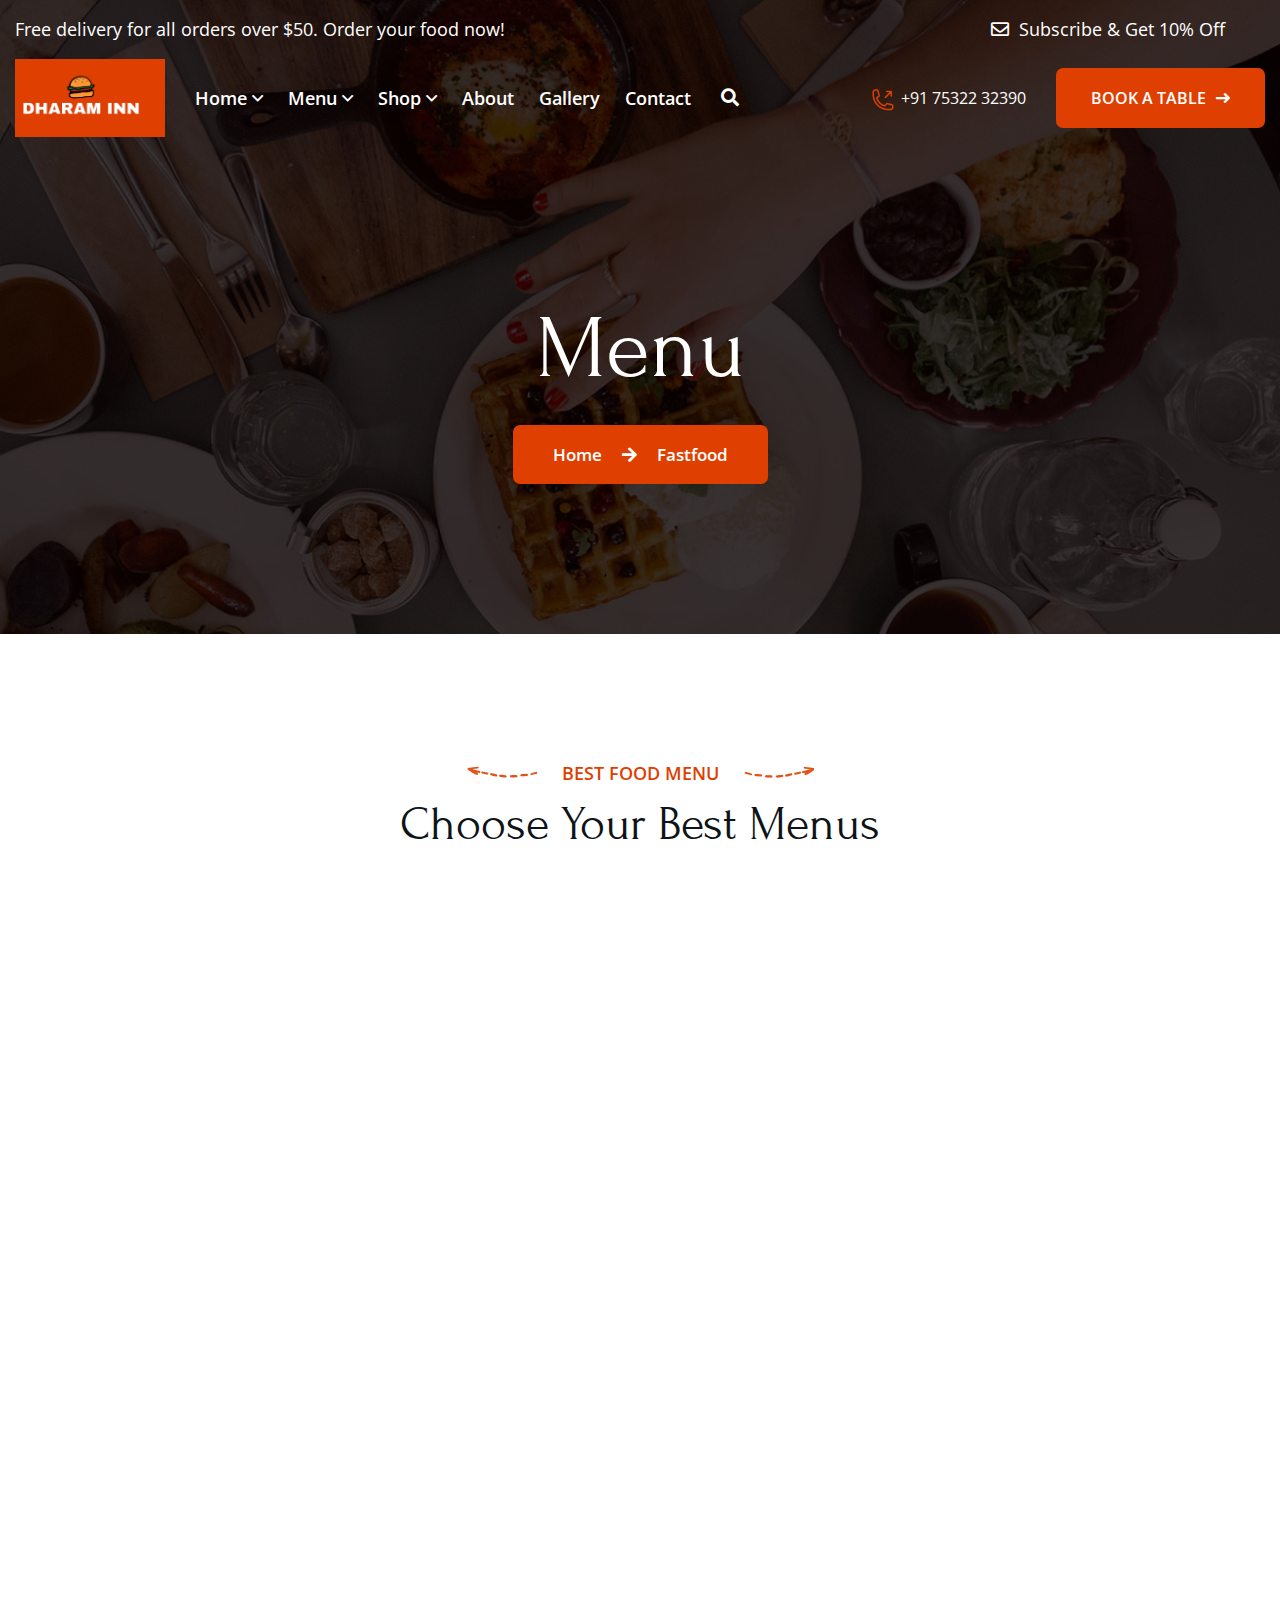
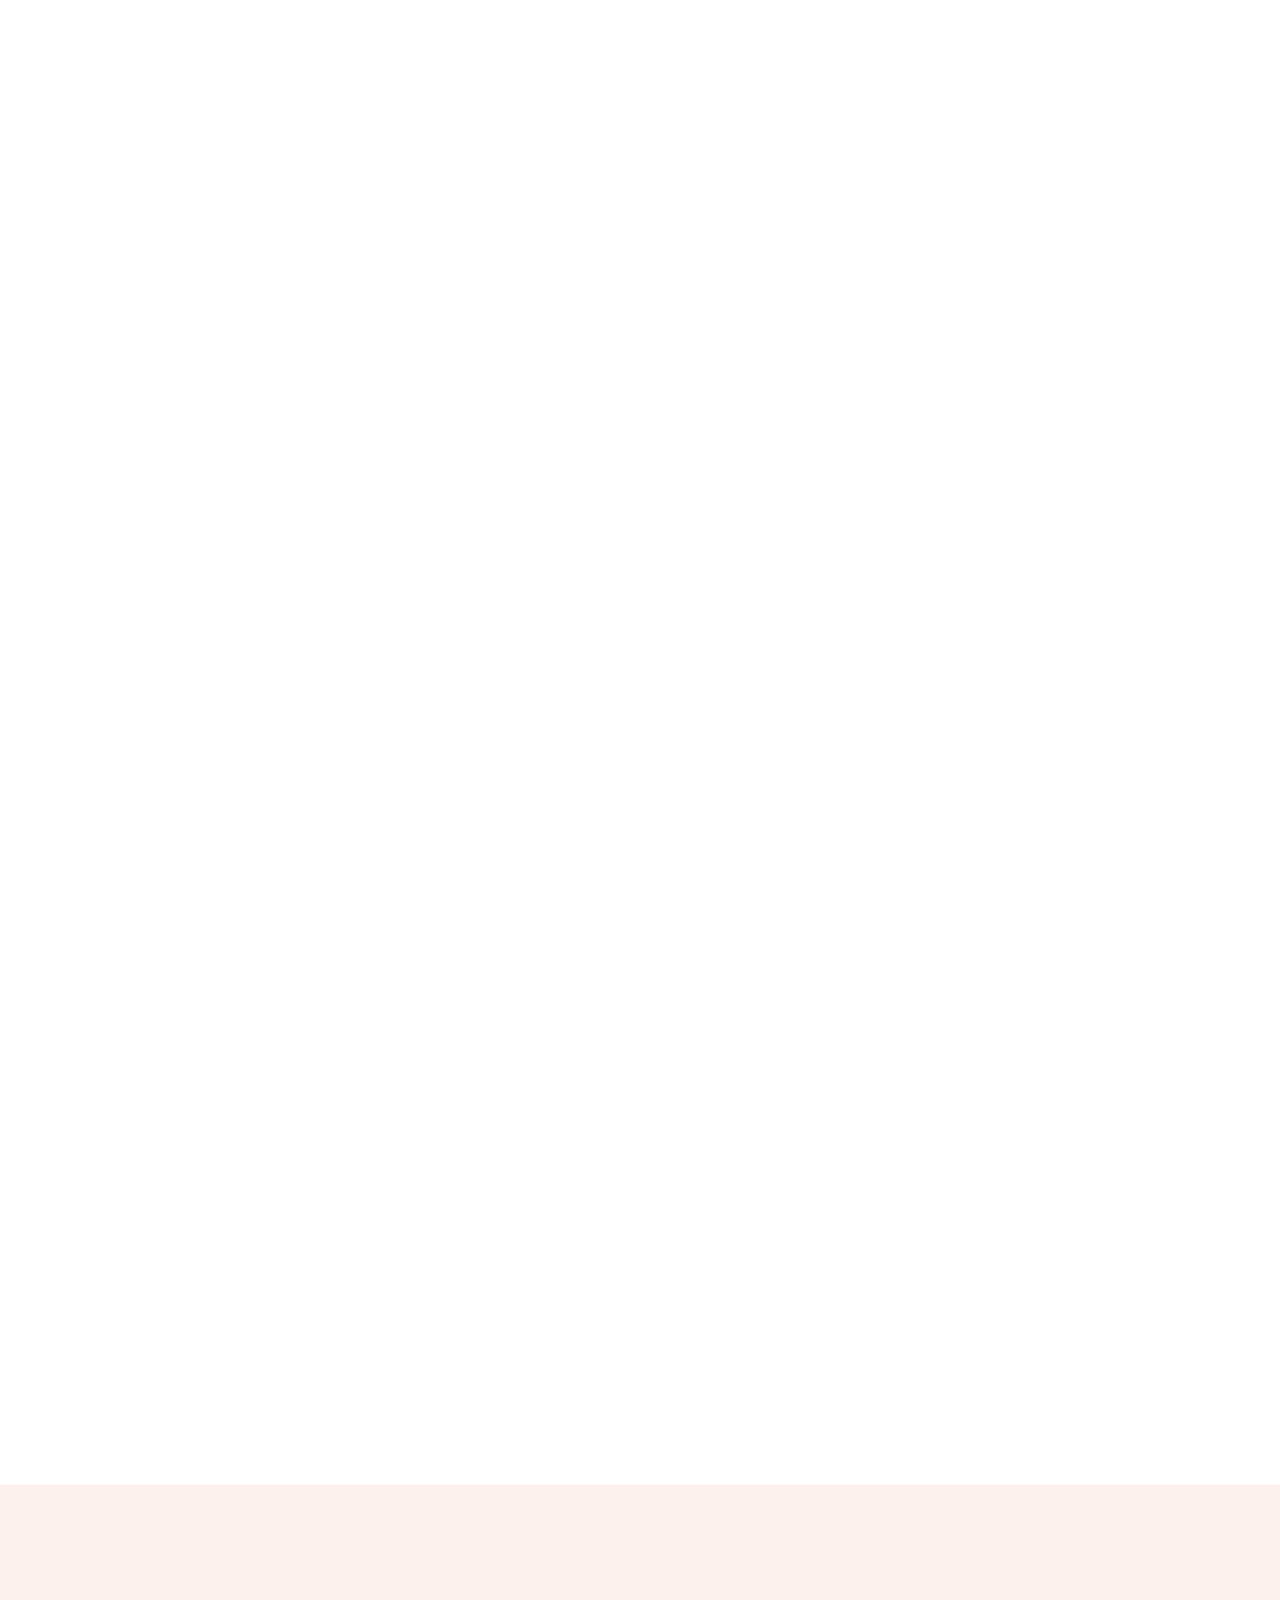
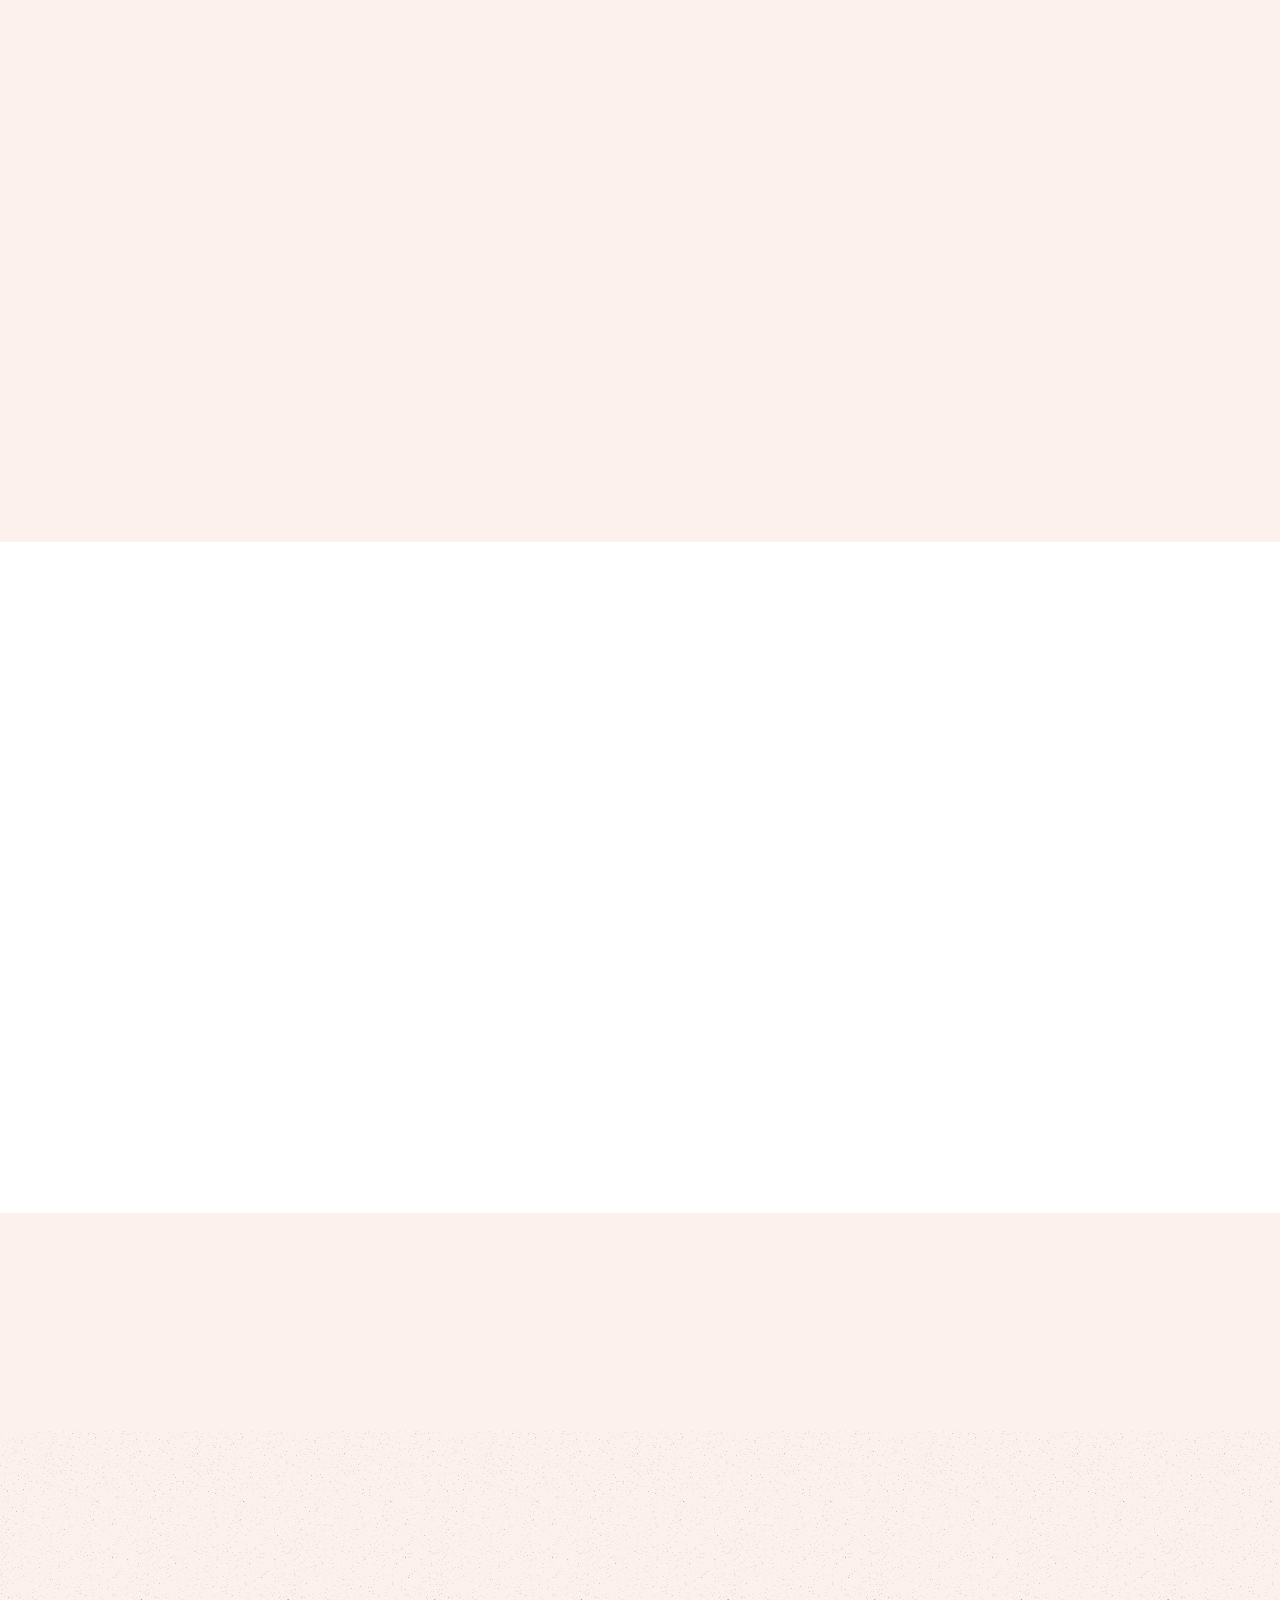
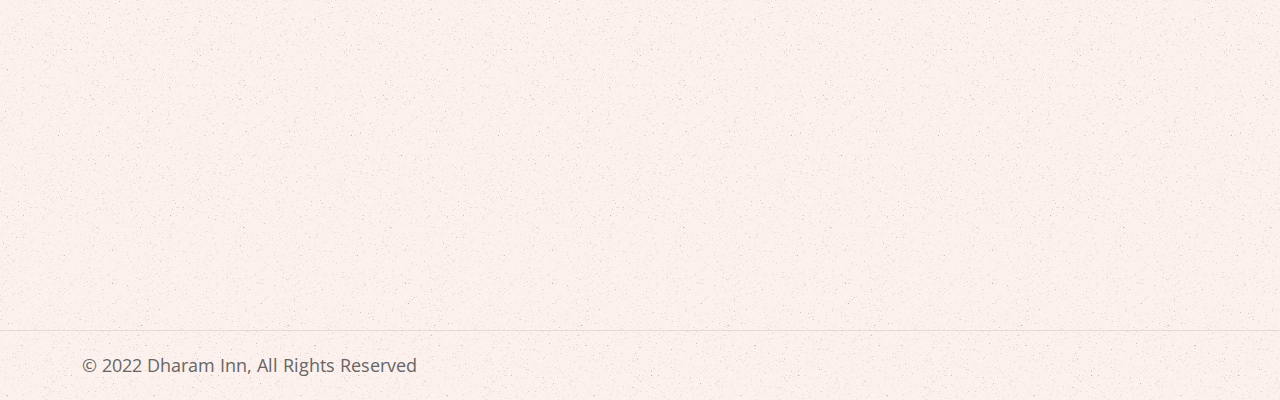
<file: menu-fastfood.html>
<!DOCTYPE html>
<html lang="zxx">

<head>
    <!--====== Required meta tags ======-->
    <meta charset="utf-8">
    <meta http-equiv="x-ua-compatible" content="ie=edge">
    <meta name="description" content="">
    <meta name="viewport" content="width=device-width, initial-scale=1, shrink-to-fit=no">
    <!--====== Title ======-->
    <title>DharamInn - Restaurant</title>
    <!--====== Favicon Icon ======-->
    <link rel="shortcut icon" href="assets/images/favicon.ico" type="image/png">
    <!--====== Flaticon css ======-->
    <link rel="stylesheet" href="assets/fonts/flaticon/flaticon.css">
    <!--====== FontAwesome css ======-->
    <link rel="stylesheet" href="assets/fonts/fontawesome/css/all.min.css">
    <!--====== Bootstrap css ======-->
    <link rel="stylesheet" href="assets/vendor/bootstrap/css/bootstrap.min.css">
    <!--====== magnific-popup css ======-->
    <link rel="stylesheet" href="assets/vendor/magnific-popup/dist/magnific-popup.css">
    <!--====== Slick-popup css ======-->
    <link rel="stylesheet" href="assets/vendor/slick/slick.css">
    <!--====== Jquery UI css ======-->
    <link rel="stylesheet" href="assets/vendor/jquery-ui/jquery-ui.min.css">
    <!--====== Nice Select css ======-->
    <link rel="stylesheet" href="assets/vendor/nice-select/css/nice-select.css">
    <!--====== Animate css ======-->
    <link rel="stylesheet" href="assets/vendor/animate.css">
    <!--====== Default css ======-->
    <link rel="stylesheet" href="assets/css/default.css">
    <!--====== Style css ======-->
    <link rel="stylesheet" href="assets/css/style.css">
</head>

<body>
    <!--====== Start Preloader ======-->
    <div class="preloader">
        <div class="loader">
            <div class="pre-shadow"></div>
            <div class="pre-box"></div>
        </div>
    </div><!--====== End Preloader ======-->
    <!--====== Search From ======-->
    <div class="modal fade search-modal" id="search-modal">
        <div class="modal-dialog modal-dialog-centered">
            <div class="modal-content">
                <form>
                    <div class="form_group">
                        <input type="text" class="form_control" placeholder="Search here" name="search">
                        <label><i class="fa fa-search"></i></label>
                    </div>
                </form>
            </div>
        </div>
    </div><!--====== Search From ======-->
    <!--====== Start Header ======-->
    <header class="header-area page-header transparent-header">
        <div class="top-bar text-white">
            <div class="container-fluid">
                <div class="row">
                    <div class="col-lg-7">
                        <div class="top-left">
                            <span class="text">Free delivery for all orders over $50. Order your food now!</span>
                        </div>
                    </div>
                    <div class="col-lg-5">
                        <div class="top-right d-flex align-items-center justify-content-lg-end">
                            <span class="text"><i class="far fa-envelope"></i>Subscribe & Get 10% Off</span>
                            <!-- <ul class="social-link">
                                    <li><a href="#"><i class="fab fa-facebook-f"></i></a></li>
                                    <li><a href="#"><i class="fab fa-twitter"></i></a></li>
                                    <li><a href="#"><i class="fab fa-youtube"></i></a></li>
                                    <li><a href="#"><i class="fab fa-instagram"></i></a></li>
                                </ul> -->
                        </div>
                    </div>
                </div>
            </div>
        </div>
        <!--=== Header Navigation ===-->
        <div class="header-navigation navigation-two navigation-white">
            <div class="nav-overlay"></div>
            <div class="container-fluid">
                <!--=== Primary Menu ===-->
                <div class="primary-menu">
                    <!--=== Site Branding ===-->
                    <div class="site-branding">
                        <a href="index.html" class="brand-logo"><img src="assets/images/logo/logo2.png"
                                alt="Site Logo"></a>
                    </div>
                    <!--=== Nav Inner Menu ===-->
                    <div class="nav-inner-menu">
                        <div class="nav-menu">
                            <!--=== Mobile Logo ===-->
                            <div class="mobile-logo mb-30 d-block d-xl-none text-center">
                                <a href="index.html" class="brand-logo"><img src="assets/images/logo/logo.png"
                                        alt="Site Logo"></a>
                            </div>
                            <!--=== Main Menu ===-->
                            <nav class="main-menu">
                                <ul>
                                    <li class="menu-item has-children"><a href="#" class="active">Home</a>
                                        <ul class="sub-menu">
                                            <li><a href="index.html">Home Restaurant</a></li>
                                            <!-- <li><a href="index-2.html">Home Fastfood</a></li> -->
                                            <!-- <li><a href="index-3.html">Home Seafood</a></li> -->
                                        </ul>
                                    </li>
                                    <li class="menu-item has-children"><a href="#">Menu</a>
                                        <ul class="sub-menu">
                                            <li><a href="menu-fastfood.html">Menu Fastfood</a></li>
                                            <!-- <li><a href="menu-seafood.html">Menu Seafood</a></li> -->
                                        </ul>
                                    </li>
                                    <li class="menu-item has-children"><a href="#">Shop</a>
                                        <ul class="sub-menu">
                                            <li><a href="products.html">Our Products</a></li>
                                            <!-- <li><a href="product-details.html">Product Details</a></li>
                                                        <li><a href="cart.html">Sopping Cart</a></li>
                                                        <li><a href="checkout.html">Checkout</a></li> -->
                                        </ul>
                                    </li>
                                    <!-- <li class="menu-item has-children"><a href="#">Blog</a>
                                                    <ul class="sub-menu">
                                                        <li><a href="blog-standard.html">Blog Standard</a></li>
                                                        <li><a href="blog-details.html">Blog Details</a></li>
                                                    </ul>
                                                </li> -->
                                    <li class="menu-item"><a href="about.html">About</a></li>
                                    <li class="menu-item"><a href="gallery.html">Gallery</a></li>
                                    <li><a href="contact.php">Contact</a></li>                            


                                </ul>
                            </nav>
                            <!--=== Nav Button ===-->
                            <div class="menu-button mt-40 d-xl-none">
                                <a href="contact.html" class="main-btn btn-red">Book a Table<i
                                        class="fas fa-long-arrow-right"></i></a>
                            </div>
                        </div>
                        <!--=== Nav right Item ===-->
                        <div class="nav-right-item d-flex align-items-center">
                            <div class="search-button">
                                <div class="search-btn" data-bs-toggle="modal" data-bs-target="#search-modal"><i
                                        class="fas fa-search"></i></div>
                            </div>
                            <div class="nav-call-button">
                                <span><img src="assets/images/call.png" alt="icon"><a
                                        href="tel:000(123)45689">+91 75322 32390</a></span>
                            </div>
                            <div class="menu-button d-xl-block d-none">
                                <a href="contact.html" class="main-btn btn-red">Book a Table<i
                                        class="fas fa-long-arrow-right"></i></a>
                            </div>
                            <div class="navbar-toggler">
                                <span></span>
                                <span></span>
                                <span></span>
                            </div>
                        </div>
                    </div>
                </div>
            </div>
        </div>
    </header><!--====== End Header ======-->
    <!--====== Start Breadcrumb Section ======-->
    <section class="page-banner light-red-bg p-r z-1 bg_cover"
        style="background-image: url(assets/images/bg/page-bg-1.jpg);">
        <div class="container">
            <div class="row justify-content-center">
                <div class="col-lg-10">
                    <div class="page-banner-content text-center wow fadeInDown">
                        <h1 class="page-title">Menu</h1>
                        <ul class="breadcrumb-link text-white">
                            <li><a href="index.html">Home</a></li>
                            <li class="active">Fastfood</li>
                        </ul>
                    </div>
                </div>
            </div>
        </div>
    </section><!--====== End Breadcrumb Section ======-->
    <!--=== Start Menu Section ===-->
    <section class="menu-section pt-125 pb-80">
        <div class="container">
            <div class="row justify-content-center">
                <div class="col-xl-6 col-lg-10">
                    <div class="section-title text-center mb-50 wow fadeInUp">
                        <span class="sub-title">Best food menu</span>
                        <h2>Choose Your Best Menus</h2>
                    </div>
                </div>
            </div>
            <div class="row align-items-center">
                <div class="col-lg-6">
                    <div class="menu-img-box mb-50 pl-lg-30 wow fadeInLeft">
                        <img src="assets/images/menu/menu-single-1.jpg" alt="Menu Image">
                    </div>
                </div>
                <div class="col-lg-6">
                    <div class="menu-content-box mb-50 wow fadeInUp">
                        <div class="single-menu-item mb-30">
                            <div class="thumb">
                                <img src="assets/images/menu/22.jpg" alt="">
                            </div>
                            <div class="text">
                                <h3 class="item-title-price"><a href="products.html" class="item-title">Burger</a><span
                                        class="dot-border"></span><span class="price"> Rs. 227</span></h3>
                                <p>Protein is an important nutrient, but burgers offer way more than that. Whenever you
                                    eat a burger, you'll also give your body B-vitamins, iron, zinc, niacin, and other
                                    vitamins and minerals. When your body has top-notch fuel, you can boost your energy
                                    levels.</p>
                                <ul class="ratings">
                                    <li><i class="fas fa-star"></i></li>
                                    <li><i class="fas fa-star"></i></li>
                                    <li><i class="fas fa-star"></i></li>
                                    <li><i class="fas fa-star"></i></li>
                                    <li><i class="fas fa-star"></i></li>
                                    <li><span><a href="products.html">(383 Reviews)</a></span>
                                    </li>
                                </ul>
                            </div>
                        </div>
                        <div class="single-menu-item mb-30 wow fadeInUp">
                            <div class="thumb">
                                <img src="assets/images/menu/2.jpg" alt="">
                            </div>
                            <div class="text">
                                <h3 class="item-title-price"><a href="products.html" class="item-title">Spicy Baby
                                        Potato
                                    </a><span class="dot-border"></span><span class="price"> Rs. 99</span>
                                </h3>
                                <p>Baby potatoes are rich in all types of amino acids and other necessary nutrients.
                                    They are a good source of potassium, which controls high blood pressure. </p>
                                <ul class="ratings">
                                    <li><i class="fas fa-star"></i></li>
                                    <li><i class="fas fa-star"></i></li>
                                    <li><i class="fas fa-star"></i></li>
                                    <li><i class="fas fa-star"></i></li>
                                    <li><i class="fas fa-star"></i></li>
                                    <li><span><a href="products.html">(149 Reviews)</a></span>
                                    </li>
                                </ul>
                            </div>
                        </div>
                        <div class="single-menu-item mb-30 wow fadeInUp">
                            <div class="thumb">
                                <img src="assets/images/menu/8.jpg" alt="">
                            </div>
                            <div class="text">
                                <h3 class="item-title-price"><a href="products.html" class="item-title">Lasagne
                                    </a><span class="dot-border"></span><span class="price">Rs. 370</span>
                                </h3>
                                <p>Lasagna is filling, relatively easy to assemble and make, highly adaptable and keeps
                                    well, making it an intriguing choice for restaurant chefs creating menus and home
                                    cooks alike.</p>
                                <ul class="ratings">
                                    <li><i class="fas fa-star"></i></li>
                                    <li><i class="fas fa-star"></i></li>
                                    <li><i class="fas fa-star"></i></li>
                                    <li><i class="fas fa-star"></i></li>
                                    <li><i class="fas fa-star"></i></li>
                                    <li><span><a href="products.html">(164 Reviews)</a></span>
                                    </li>
                                </ul>
                            </div>
                        </div>
                        <div class="single-menu-item mb-30 wow fadeInUp">
                            <div class="thumb">
                                <img src="assets/images/menu/12.jpg" alt="">
                            </div>
                            <div class="text">
                                <h3 class="item-title-price"><a href="products.html" class="item-title">Panzanella Salad
                                    </a><span class="dot-border"></span><span class="price">Rs. 240</span></h3>
                                <p>The salad is a specialty of Tuscany, where it is usually served in the summer, making
                                    use of the fresh summer vegetables that are in season.</p>
                                <ul class="ratings">
                                    <li><i class="fas fa-star"></i></li>
                                    <li><i class="fas fa-star"></i></li>
                                    <li><i class="fas fa-star"></i></li>
                                    <li><i class="fas fa-star"></i></li>
                                    <li><i class="fas fa-star"></i></li>
                                    <li><span><a href="products.html">(246 Reviews)</a></span>
                                    </li>
                                </ul>
                            </div>
                        </div>
                    </div>
                </div>
            </div>
            <div class="row align-items-center pt-80">
                <div class="col-lg-6">
                    <div class="menu-content-box pl-lg-30 mb-50 wow fadeInUp">
                        <div class="single-menu-item mb-30">
                            <div class="thumb">
                                <img src="assets/images/menu/17.jpg" alt="">
                            </div>
                            <div class="text">
                                <h3 class="item-title-price"><a href="products.html" class="item-title">White Sauce
                                        Pasta
                                    </a><span class="dot-border"></span><span class="price">Rs. 169</span>
                                </h3>
                                <p>As compared to the fiery red sauce, white sauce has a very delicate and creamy
                                    flavour. The fat content of this tasty sauce is on the higher side as it is made up
                                    of butter, flour, and cheese which makes the sauce creamy.</p>
                                <ul class="ratings">
                                    <li><i class="fas fa-star"></i></li>
                                    <li><i class="fas fa-star"></i></li>
                                    <li><i class="fas fa-star"></i></li>
                                    <li><i class="fas fa-star"></i></li>
                                    <li><i class="fas fa-star"></i></li>
                                    <li><span><a href="products.html">(463 Reviews)</a></span>
                                    </li>
                                </ul>
                            </div>
                        </div>
                        <div class="single-menu-item mb-30 wow fadeInUp">
                            <div class="thumb">
                                <img src="assets/images/menu/7.jpg" alt="">
                            </div>
                            <div class="text">
                                <h3 class="item-title-price"><a href="products.html" class="item-title">
                                        Cheese Sandwich</a><span class="dot-border"></span><span class="price">Rs.
                                        185</span>
                                </h3>
                                <p>A grilled cheese sandwich is not totally devoid of benefits, and eating one will net
                                    you some quality protein and calcium. </p>
                                <ul class="ratings">
                                    <li><i class="fas fa-star"></i></li>
                                    <li><i class="fas fa-star"></i></li>
                                    <li><i class="fas fa-star"></i></li>
                                    <li><i class="fas fa-star"></i></li>
                                    <li><i class="fas fa-star"></i></li>
                                    <li><span><a href="products.html">(262 Reviews)</a></span>
                                    </li>
                                </ul>
                            </div>
                        </div>
                        <div class="single-menu-item mb-30 wow fadeInUp">
                            <div class="thumb">
                                <img src="assets/images/menu/14.jpg" alt="">
                            </div>
                            <div class="text">
                                <h3 class="item-title-price"><a href="products.html" class="item-title">Panini
                                    </a><span class="dot-border"></span><span class="price">Rs. 250</span>
                                </h3>
                                <p>Because they are grilled, paninis have a pleasant texture that many people enjoy.
                                    They can also be made using a variety of stuffings, from shredded or sliced meat to
                                    veggies only for certain diets.</p>
                                <ul class="ratings">
                                    <li><i class="fas fa-star"></i></li>
                                    <li><i class="fas fa-star"></i></li>
                                    <li><i class="fas fa-star"></i></li>
                                    <li><i class="fas fa-star"></i></li>
                                    <li><i class="fas fa-star"></i></li>
                                    <li><span><a href="products.html">(267 Reviews)</a></span>
                                    </li>
                                </ul>
                            </div>
                        </div>
                        <div class="single-menu-item mb-30 wow fadeInUp">
                            <div class="thumb">
                                <img src="assets/images/menu/16.jpg" alt="">
                            </div>
                            <div class="text">
                                <h3 class="item-title-price"><a href="products.html" class="item-title">Minestrone
                                        Soup</a><span class="dot-border"></span><span class="price">Rs. 450</span></h3>
                                <p>Minestrone is a thick soup of Italian origin made with vegetables, often with the
                                    addition of pasta or rice, sometimes both.</p>
                                <ul class="ratings">
                                    <li><i class="fas fa-star"></i></li>
                                    <li><i class="fas fa-star"></i></li>
                                    <li><i class="fas fa-star"></i></li>
                                    <li><i class="fas fa-star"></i></li>
                                    <li><i class="fas fa-star"></i></li>
                                    <li><span><a href="products.html">(158 Reviews)</a></span>
                                    </li>
                                </ul>
                            </div>
                        </div>
                    </div>
                </div>
                <div class="col-lg-6">
                    <div class="menu-img-box mb-50 pl-lg-40 wow fadeInRight">
                        <img src="assets/images/menu/menu-single-2.jpg" alt="Menu Image">
                    </div>
                </div>
            </div>
        </div>
    </section><!--=== End Menu Section ===-->
    <!--=== Start Reservation Section ===-->
    <section class="reservation-section light-red-bg pt-100 pb-50">
        <div class="container">
            <div class="reservation-wrapper-one p-r z-1">
                <div class="reservation-after-img wow fadeInRight"><img src="assets/images/contact/contact-3.jpg"
                        alt="contact image"></div>
                <div class="row">
                    <div class="col-lg-4">
                        <div class="reservation-two_image-box ml-minus-lg-60 mb-50 wow fadeInLeft">
                            <img src="assets/images/contact/contact-2.jpg" alt="Contact Image">
                        </div>
                    </div>
                    <div class="col-lg-8">
                        <div class="reservation-content-box mb-50 wow fadeInUp">
                            <div class="section-title section-title-left mb-35">
                                <span class="sub-title">Booking table</span>
                                <h2>Make A Reservations</h2>
                            </div>
                            <div class="reservation-style-three">
                                <form class="reservation-form">
                                    <div class="row">
                                        <div class="col-lg-6">
                                            <div class="form_group">
                                                <label><i class="far fa-user"></i></label>
                                                <input type="text" class="form_control" placeholder="Person"
                                                    name="number" required>
                                            </div>
                                        </div>
                                        <div class="col-lg-6">
                                            <div class="form_group">
                                                <label><i class="far fa-phone"></i></label>
                                                <input type="text" class="form_control" placeholder="Phone No"
                                                    name="phone" required>
                                            </div>
                                        </div>
                                        <div class="col-lg-6">
                                            <div class="form_group">
                                                <label><i class="far fa-calendar-alt"></i></label>
                                                <input type="text" class="form_control" id="datepicker"
                                                    placeholder="Reserved Date" name="date" required>
                                            </div>
                                        </div>
                                        <div class="col-lg-6">
                                            <div class="form_group">
                                                <select class="wide">
                                                    <option data-display="Reservatiuon Time">Reservatiuon Time</option>
                                                    <option value="01">12.00 Am</option>
                                                    <option value="01">01.00 Am</option>
                                                    <option value="01">02.00 Am</option>
                                                    <option value="01">03.00 Am</option>
                                                    <option value="01">05.00 Am</option>
                                                    <option value="01">06.00 Am</option>
                                                    <option value="01">07.00 Am</option>
                                                    <option value="01">08.00 Am</option>
                                                    <option value="01">09.00 Am</option>
                                                    <option value="01">10.00 Am</option>
                                                    <option value="01">11.00 Am</option>
                                                    <option value="01">12.00 Pm</option>
                                                </select>
                                            </div>
                                        </div>
                                        <div class="col-lg-12">
                                            <div class="form_group">
                                                <label><i class="far fa-edit"></i></label>
                                                <input type="text" class="form_control" placeholder="Comments"
                                                    name="comments">
                                            </div>
                                        </div>
                                        <div class="col-lg-12">
                                            <div class="form_group">
                                                <button class="main-btn btn-red">book a table <i
                                                        class="far fa-arrow-right"></i></button>
                                            </div>
                                        </div>
                                    </div>
                                </form>
                            </div>
                        </div>
                    </div>
                </div>
            </div>
        </div>
    </section><!--=== End Reservation Section ===-->
    <!--=== Start Instagram Section ===-->
    <section class="instagram-gallery pt-130 pb-100">
        <div class="container-fluid">
            <div class="row">
                <div class="col-xl-2 col-lg-3 col-md-4 col-sm-6">
                    <div class="instagram-box mb-30 wow fadeInUp">
                        <div class="instagram-img">
                            <img src="assets/images/instagram/insta-1.jpg" alt="Instagram Image">
                            <div class="insta-overlay"></div>
                            <a href="assets/images/instagram/insta-1.jpg" class="img-popup insta-icon"><i
                                    class="fab fa-instagram"></i></a>
                        </div>
                    </div>
                </div>
                <div class="col-xl-2 col-lg-3 col-md-4 col-sm-6">
                    <div class="instagram-box mb-30 wow fadeInDown">
                        <div class="instagram-img">
                            <img src="assets/images/instagram/insta-2.jpg" alt="Instagram Image">
                            <div class="insta-overlay"></div>
                            <a href="assets/images/instagram/insta-2.jpg" class="img-popup insta-icon"><i
                                    class="fab fa-instagram"></i></a>
                        </div>
                    </div>
                </div>
                <div class="col-xl-2 col-lg-3 col-md-4 col-sm-6">
                    <div class="instagram-box mb-30 wow fadeInUp">
                        <div class="instagram-img">
                            <img src="assets/images/instagram/insta-3.jpg" alt="Instagram Image">
                            <div class="insta-overlay"></div>
                            <a href="assets/images/instagram/insta-3.jpg" class="img-popup insta-icon"><i
                                    class="fab fa-instagram"></i></a>
                        </div>
                    </div>
                </div>
                <div class="col-xl-2 col-lg-3 col-md-4 col-sm-6">
                    <div class="instagram-box mb-30 wow fadeInDown">
                        <div class="instagram-img">
                            <img src="assets/images/instagram/insta-4.jpg" alt="Instagram Image">
                            <div class="insta-overlay"></div>
                            <a href="assets/images/instagram/insta-4.jpg" class="img-popup insta-icon"><i
                                    class="fab fa-instagram"></i></a>
                        </div>
                    </div>
                </div>
                <div class="col-xl-2 col-lg-3 col-md-4 col-sm-6">
                    <div class="instagram-box mb-30 wow fadeInUp">
                        <div class="instagram-img">
                            <img src="assets/images/instagram/insta-5.jpg" alt="Instagram Image">
                            <div class="insta-overlay"></div>
                            <a href="assets/images/instagram/insta-5.jpg" class="img-popup insta-icon"><i
                                    class="fab fa-instagram"></i></a>
                        </div>
                    </div>
                </div>
                <div class="col-xl-2 col-lg-3 col-md-4 col-sm-6">
                    <div class="instagram-box mb-30 wow fadeInDown">
                        <div class="instagram-img">
                            <img src="assets/images/instagram/insta-6.jpg" alt="Instagram Image">
                            <div class="insta-overlay"></div>
                            <a href="assets/images/instagram/insta-6.jpg" class="img-popup insta-icon"><i
                                    class="fab fa-instagram"></i></a>
                        </div>
                    </div>
                </div>
                <div class="col-xl-2 col-lg-3 col-md-4 col-sm-6">
                    <div class="instagram-box mb-30 wow fadeInUp">
                        <div class="instagram-img">
                            <img src="assets/images/instagram/insta-7.jpg" alt="Instagram Image">
                            <div class="insta-overlay"></div>
                            <a href="assets/images/instagram/insta-7.jpg" class="img-popup insta-icon"><i
                                    class="fab fa-instagram"></i></a>
                        </div>
                    </div>
                </div>
                <div class="col-xl-2 col-lg-3 col-md-4 col-sm-6">
                    <div class="instagram-box mb-30 wow fadeInDown">
                        <div class="instagram-img">
                            <img src="assets/images/instagram/insta-8.jpg" alt="Instagram Image">
                            <div class="insta-overlay"></div>
                            <a href="assets/images/instagram/insta-8.jpg" class="img-popup insta-icon"><i
                                    class="fab fa-instagram"></i></a>
                        </div>
                    </div>
                </div>
                <div class="col-xl-2 col-lg-3 col-md-4 col-sm-6">
                    <div class="instagram-box mb-30 wow fadeInUp">
                        <div class="instagram-img">
                            <img src="assets/images/instagram/insta-9.jpg" alt="Instagram Image">
                            <div class="insta-overlay"></div>
                            <a href="assets/images/instagram/insta-9.jpg" class="img-popup insta-icon"><i
                                    class="fab fa-instagram"></i></a>
                        </div>
                    </div>
                </div>
                <div class="col-xl-2 col-lg-3 col-md-4 col-sm-6">
                    <div class="instagram-box mb-30 wow fadeInDown">
                        <div class="instagram-img">
                            <img src="assets/images/instagram/insta-10.jpg" alt="Instagram Image">
                            <div class="insta-overlay"></div>
                            <a href="assets/images/instagram/insta-10.jpg" class="img-popup insta-icon"><i
                                    class="fab fa-instagram"></i></a>
                        </div>
                    </div>
                </div>
                <div class="col-xl-2 col-lg-3 col-md-4 col-sm-6">
                    <div class="instagram-box mb-30 wow fadeInUp">
                        <div class="instagram-img">
                            <img src="assets/images/instagram/insta-11.jpg" alt="Instagram Image">
                            <div class="insta-overlay"></div>
                            <a href="assets/images/instagram/insta-11.jpg" class="img-popup insta-icon"><i
                                    class="fab fa-instagram"></i></a>
                        </div>
                    </div>
                </div>
                <div class="col-xl-2 col-lg-3 col-md-4 col-sm-6">
                    <div class="instagram-box mb-30 wow fadeInDown">
                        <div class="instagram-img">
                            <img src="assets/images/instagram/insta-12.jpg" alt="Instagram Image">
                            <div class="insta-overlay"></div>
                            <a href="assets/images/instagram/insta-12.jpg" class="img-popup insta-icon"><i
                                    class="fab fa-instagram"></i></a>
                        </div>
                    </div>
                </div>
            </div>
        </div>
    </section><!--=== End Instagram Section ===-->
    <!--====== Start Partners Section ======-->
    <section class="partners-section light-red-bg pt-60 pb-60">
        <div class="container">
            <!--=== Partners Slider ===-->
            <div class="partner-slider-one wow fadeInDown">
                <div class="single-partner-item">
                    <div class="partner-img">
                        <a href="#"><img src="assets/images/partners/partner-1.png" alt="Partner Image"></a>
                    </div>
                </div>
                <div class="single-partner-item">
                    <div class="partner-img">
                        <a href="#"><img src="assets/images/partners/partner-2.png" alt="Partner Image"></a>
                    </div>
                </div>
                <div class="single-partner-item">
                    <div class="partner-img">
                        <a href="#"><img src="assets/images/partners/partner-3.png" alt="Partner Image"></a>
                    </div>
                </div>
                <div class="single-partner-item">
                    <div class="partner-img">
                        <a href="#"><img src="assets/images/partners/partner-4.png" alt="Partner Image"></a>
                    </div>
                </div>
                <div class="single-partner-item">
                    <div class="partner-img">
                        <a href="#"><img src="assets/images/partners/partner-5.png" alt="Partner Image"></a>
                    </div>
                </div>
                <div class="single-partner-item">
                    <div class="partner-img">
                        <a href="#"><img src="assets/images/partners/partner-6.png" alt="Partner Image"></a>
                    </div>
                </div>
                <div class="single-partner-item">
                    <div class="partner-img">
                        <a href="#"><img src="assets/images/partners/partner-4.png" alt="Partner Image"></a>
                    </div>
                </div>
            </div>
        </div>
    </section><!--====== End Partners Section ======-->
    <!--=== Start Footer ===-->
    <footer class="footer-default light-red-bg p-r z-1 pt-80">
        <div class="dot-bg bg_cover" style="background-image: url(assets/images/bg/dot-bg.png);"></div>
        <!--=== Footer Widget Area ===-->
        <div class="footer-widget-area pb-10 pb-40">
            <div class="container">
                <div class="row">
                    <div class="col-lg-3 col-md-6">
                        <!--=== Footer Widget ===-->
                        <div class="footer-widget about-company-widget pr-lg-30 mb-40 wow fadeInUp">
                            <div class="footer-content">
                                <a href="index.html" class="footer-logo mb-30"><img src="assets/images/logo/logo3.png"
                                        alt="Brand Logo"></a>
                                <p>Hotel Dharam Inn is in Morena for 11 years and it's a well-developed restaurant. Our
                                    customers are always satisfied with our services.
                                </p>
                                <form>
                                    <div class="form_group">
                                        <label><i class="far fa-arrow-right"></i></label>
                                        <input type="email" class="form_control" placeholder="Email Address"
                                            name="email">
                                    </div>
                                </form>
                            </div>
                        </div>
                    </div>
                    <div class="col-lg-2 col-md-6">
                        <!--=== Footer Widget ===-->
                        <div class="footer-widget footer-nav-widget pl-lg-30 mb-40 wow fadeInDown">
                            <h4 class="widget-title">Quick Links</h4>
                            <div class="footer-nav-content">
                                <ul class="footer-nav">
                                    <li><a href="about.html">About Company</a></li>
                                    <li><a href="products.html">Home Shop</a></li>
                                    <li><a href="menu-fastfood.html">Our Menu</a></li>
                                    <li><a href="contact.html">Contact</a></li>
                                    <!-- <li><a href="#">Recipes</a></li> -->
                                </ul>
                            </div>
                        </div>
                    </div>
                    <div class="col-lg-4 col-md-6">
                        <!--=== Footer Widget ===-->
                        <div class="footer-widget footer-nav-widget-two pl-lg-70 mb-40 wow fadeInUp">
                            <h4 class="widget-title">Products</h4>
                            <div class="footer-nav-content">
                                <ul class="footer-nav">
                                    <li><a href="products.html">Vegetable Burger</a></li>
                                    <li><a href="products.html">Italian Pizza</a></li>
                                    <li><a href="products.html">Cheese</a></li>
                                    <li><a href="products.html">Salad Roll </a></li>
                                    <li><a href="products.html">Noodles</a></li>
                                </ul>
                                <ul class="footer-nav">
                                    <li><a href="products.html">Sandwich</a></li>
                                    <li><a href="products.html">Pasta</a></li>
                                    <li><a href="products.html">Bread</a></li>
                                    <li><a href="products.html">Soup</a></li>
                                    <li><a href="products.html">Biscotti</a></li>
                                </ul>
                            </div>
                        </div>
                    </div>
                    <div class="col-lg-3 col-md-6">
                        <!--=== Footer Widget ===-->
                        <div class="footer-widget contact-info-widget pl-lg-70 mb-40 wow fadeInDown">
                            <div class="contact-info-box mb-20">
                                <span class="title">Call for order:</span>
                                <h3><a href="tel:+125865892">+91 75322 32390</a></h3>
                                <!-- <p><a href="mailto:hello@example.com">hello@example.com</a></p> -->
                            </div>
                            <div class="contact-info-box mb-20">
                                <span class="title">Location :</span>
                                <p>Sindhi Colony, Jiwaji Ganj, Morena, Madhya Pradesh 476001</p>
                            </div>
                        </div>
                    </div>
                </div>
            </div>
        </div>
        <!--=== Copyright Area ===-->
        <div class="copyright-area border-top-1">
            <div class="container">
                <div class="row">
                    <div class="col-lg-6">
                        <!--=== Copyright Text ===-->
                        <div class="copyright-text">
                            <P>&copy; 2022 Dharam Inn, All Rights Reserved</P>
                        </div>
                    </div>
                    <div class="col-lg-6">
                        <!--=== Copyright Nav ===-->
                        <!-- <div class="copyright-nav float-lg-end">
                            <ul>
                                <li><a href="#">Setting & Privacy</a></li>
                                <li><a href="#">Faqs</a></li>
                                <li><a href="#">Food Menu</a></li>
                            </ul>
                        </div> -->
                    </div>
                </div>
            </div>
        </div>
    </footer><!--=== End Footer ===-->
    <!--=== End Reservation Section ===-->
    <!--====== Back To Top  ======-->
    <a href="#" class="back-to-top"><i class="far fa-angle-up"></i></a>
    <!--====== Jquery js ======-->
    <script src="assets/vendor/jquery-3.6.0.min.js"></script>
    <!--====== Bootstrap js ======-->
    <script src="assets/vendor/popper/popper.min.js"></script>
    <!--====== Bootstrap js ======-->
    <script src="assets/vendor/bootstrap/js/bootstrap.min.js"></script>
    <!--====== Slick js ======-->
    <script src="assets/vendor/slick/slick.min.js"></script>
    <!--====== Magnific js ======-->
    <script src="assets/vendor/magnific-popup/dist/jquery.magnific-popup.min.js"></script>
    <!--====== Isotope js ======-->
    <script src="assets/vendor/isotope.min.js"></script>
    <!--====== Imagesloaded js ======-->
    <script src="assets/vendor/imagesloaded.min.js"></script>
    <!--====== Counterup js ======-->
    <script src="assets/vendor/jquery.counterup.min.js"></script>
    <!--====== Waypoints js ======-->
    <script src="assets/vendor/jquery.waypoints.js"></script>
    <!--====== Nice-select js ======-->
    <script src="assets/vendor/nice-select/js/jquery.nice-select.min.js"></script>
    <!--====== jquery UI js ======-->
    <script src="assets/vendor/jquery-ui/jquery-ui.min.js"></script>
    <!--====== WOW js ======-->
    <script src="assets/vendor/wow.min.js"></script>
    <!--====== Main js ======-->
    <script src="assets/js/theme.js"></script>
</body>

</html>
</file>
<file: assets/fonts/flaticon/flaticon.css>
@charset "UTF-8";
@font-face {
  font-family: "flaticon";
  src: url("./flaticon.ttf?e2ee03f5e531a4aef80064dd7529a383") format("truetype"), url("./flaticon.woff?e2ee03f5e531a4aef80064dd7529a383") format("woff"), url("./flaticon.woff2?e2ee03f5e531a4aef80064dd7529a383") format("woff2"), url("./flaticon.eot?e2ee03f5e531a4aef80064dd7529a383#iefix") format("embedded-opentype"), url("./flaticon.svg?e2ee03f5e531a4aef80064dd7529a383#flaticon") format("svg"); }

i[class^="flaticon-"]:before, i[class*=" flaticon-"]:before {
  font-family: flaticon !important;
  font-style: normal;
  font-weight: normal !important;
  font-variant: normal;
  text-transform: none;
  line-height: 1;
  -webkit-font-smoothing: antialiased;
  -moz-osx-font-smoothing: grayscale; }

.flaticon-plate:before {
  content: ""; }

.flaticon-facebook-app-symbol:before {
  content: ""; }

.flaticon-instagram:before {
  content: ""; }

.flaticon-pinterest:before {
  content: ""; }

.flaticon-cheese-burger:before {
  content: ""; }

.flaticon-pizza-1:before {
  content: ""; }

.flaticon-chef-hat:before {
  content: ""; }

.flaticon-right-arrow:before {
  content: ""; }

.flaticon-pizza-slice:before {
  content: ""; }

.flaticon-right-quote:before {
  content: ""; }

.flaticon-instagram-1:before {
  content: ""; }

.flaticon-shrimp-1:before {
  content: ""; }

.flaticon-coffee-beans:before {
  content: ""; }

.flaticon-crab-1:before {
  content: ""; }

.flaticon-retention:before {
  content: ""; }

.flaticon-chef:before {
  content: ""; }

.flaticon-romantic-dinner:before {
  content: ""; }

.flaticon-costumer:before {
  content: ""; }

.flaticon-crab-2:before {
  content: ""; }

.flaticon-drink:before {
  content: ""; }

.flaticon-pizza-slice-1:before {
  content: ""; }

.flaticon-chef-1:before {
  content: ""; }

.flaticon-delivery-man:before {
  content: ""; }

.flaticon-food-serving:before {
  content: ""; }

.flaticon-discuss:before {
  content: ""; }

.flaticon-certificate:before {
  content: ""; }

.flaticon-smartphone:before {
  content: ""; }

.flaticon-check:before {
  content: ""; }
</file>
<file: assets/vendor/nice-select/css/nice-select.css>
.nice-select {
	-webkit-tap-highlight-color: transparent;
	background-color: #fff;
	border-radius: 5px;
	border: solid 1px #e8e8e8;
	box-sizing: border-box;
	clear: both;
	cursor: pointer;
	display: block;
	float: left;
	font-family: inherit;
	font-size: 14px;
	font-weight: normal;
	height: 42px;
	line-height: 40px;
	outline: none;
	padding-left: 18px;
	padding-right: 30px;
	position: relative;
	text-align: left !important;
	-webkit-transition: all 0.2s ease-in-out;
	transition: all 0.2s ease-in-out;
	-webkit-user-select: none;
	-moz-user-select: none;
	-ms-user-select: none;
	user-select: none;
	white-space: nowrap;
	width: auto;
}
.nice-select:hover {
	border-color: #dbdbdb;
}
.nice-select:active,
.nice-select.open,
.nice-select:focus {
	border-color: #999;
}
.nice-select.open .list {
	opacity: 1;
	pointer-events: auto;
	-webkit-transform: scale(1) translateY(0);
	-ms-transform: scale(1) translateY(0);
	transform: scale(1) translateY(0);
}
.nice-select.disabled {
	border-color: #ededed;
	color: #999;
	pointer-events: none;
}
.nice-select.disabled:after {
	border-color: #cccccc;
}
.nice-select.wide {
	width: 100%;
}
.nice-select.wide .list {
	left: 0 !important;
	right: 0 !important;
}
.nice-select.right {
	float: right;
}
.nice-select.right .list {
	left: auto;
	right: 0;
}
.nice-select.small {
	font-size: 12px;
	height: 36px;
	line-height: 34px;
}
.nice-select.small:after {
	height: 4px;
	width: 4px;
}
.nice-select.small .option {
	line-height: 34px;
	min-height: 34px;
}
.nice-select .list {
	background-color: #fff;
	border-radius: 5px;
	box-shadow: 0 0 0 1px rgba(68, 68, 68, 0.11);
	box-sizing: border-box;
	margin-top: 4px;
	opacity: 0;
	overflow: hidden;
	padding: 0;
	pointer-events: none;
	position: absolute;
	top: 100%;
	left: 0;
	-webkit-transform-origin: 50% 0;
	-ms-transform-origin: 50% 0;
	transform-origin: 50% 0;
	-webkit-transform: scale(0.75) translateY(-21px);
	-ms-transform: scale(0.75) translateY(-21px);
	transform: scale(0.75) translateY(-21px);
	-webkit-transition: all 0.2s cubic-bezier(0.5, 0, 0, 1.25), opacity 0.15s ease-out;
	transition: all 0.2s cubic-bezier(0.5, 0, 0, 1.25), opacity 0.15s ease-out;
	z-index: 9;
}
.nice-select .list:hover .option:not(:hover) {
	background-color: transparent !important;
}
.nice-select .option {
	cursor: pointer;
	font-weight: 400;
	line-height: 40px;
	list-style: none;
	min-height: 40px;
	outline: none;
	padding-left: 18px;
	padding-right: 29px;
	text-align: left;
	-webkit-transition: all 0.2s;
	transition: all 0.2s;
}
.nice-select .option:hover,
.nice-select .option.focus,
.nice-select .option.selected.focus {
	background-color: #f6f6f6;
}
.nice-select .option.selected {
	font-weight: bold;
}
.nice-select .option.disabled {
	background-color: transparent;
	color: #999;
	cursor: default;
}
.no-csspointerevents .nice-select .list {
	display: none;
}
.no-csspointerevents .nice-select.open .list {
	display: block;
}
</file>
<file: assets/css/default.css>
/*---------------------------------------
    - Margin & Padding
-----------------------------------------*/
/*-- Margin Top --*/
.mt-5 {
  margin-top: 5px; }

.mt-10 {
  margin-top: 10px; }

.mt-15 {
  margin-top: 15px; }

.mt-20 {
  margin-top: 20px; }

.mt-25 {
  margin-top: 25px; }

.mt-30 {
  margin-top: 30px; }

.mt-35 {
  margin-top: 35px; }

.mt-40 {
  margin-top: 40px; }

.mt-45 {
  margin-top: 45px; }

.mt-50 {
  margin-top: 50px; }

.mt-55 {
  margin-top: 55px; }

.mt-60 {
  margin-top: 60px; }

.mt-65 {
  margin-top: 65px; }

.mt-70 {
  margin-top: 70px; }

.mt-75 {
  margin-top: 75px; }

.mt-80 {
  margin-top: 80px; }

.mt-85 {
  margin-top: 85px; }

.mt-90 {
  margin-top: 90px; }

.mt-95 {
  margin-top: 95px; }

.mt-100 {
  margin-top: 100px; }

.mt-105 {
  margin-top: 105px; }

.mt-110 {
  margin-top: 110px; }

.mt-115 {
  margin-top: 115px; }

.mt-120 {
  margin-top: 120px; }

.mt-125 {
  margin-top: 125px; }

.mt-130 {
  margin-top: 130px; }

.mt-135 {
  margin-top: 135px; }

.mt-140 {
  margin-top: 140px; }

.mt-145 {
  margin-top: 145px; }

.mt-150 {
  margin-top: 150px; }

.mt-155 {
  margin-top: 155px; }

.mt-160 {
  margin-top: 160px; }

.mt-165 {
  margin-top: 165px; }

.mt-170 {
  margin-top: 170px; }

.mt-175 {
  margin-top: 175px; }

.mt-180 {
  margin-top: 180px; }

.mt-185 {
  margin-top: 185px; }

.mt-190 {
  margin-top: 190px; }

.mt-195 {
  margin-top: 195px; }

.mt-200 {
  margin-top: 200px; }

.mt-205{
  margin-top: 205px;
}
.mt-210{
  margin-top: 210px;
}
.mt-215{
  margin-top: 215px;
}
.mt-220{
  margin-top: 220px;
}
.mt-225{
  margin-top: 225px;
}
.mt-230{
  margin-top: 230px;
}
.mt-235{
  margin-top: 235px;
}
.mt-240{
  margin-top: 240px;
}
.mt-245{
  margin-top: 245px;
}
.mt-250{
  margin-top: 250px;
}
.mt-255{
  margin-top: 255px;
}
.mt-260{
  margin-top: 260px;
}
.mt-265{
  margin-top: 265px;
}
.mt-270{
  margin-top: 270px;
}
.mt-275{
  margin-top: 275px;
}
.mt-280{
  margin-top: 280px;
}
.mt-285{
  margin-top: 285px;
}
.mt-290{
  margin-top: 290px;
}
.mt-295{
  margin-top: 295px;
}
.mt-300{
  margin-top: 300px;
}
/*-- Margin Bottom --*/
.mb-5 {
  margin-bottom: 5px; }

.mb-10 {
  margin-bottom: 10px; }

.mb-15 {
  margin-bottom: 15px; }

.mb-20 {
  margin-bottom: 20px; }

.mb-25 {
  margin-bottom: 25px; }

.mb-30 {
  margin-bottom: 30px; }

.mb-35 {
  margin-bottom: 35px; }

.mb-40 {
  margin-bottom: 40px; }

.mb-45 {
  margin-bottom: 45px; }

.mb-50 {
  margin-bottom: 50px; }

.mb-55 {
  margin-bottom: 55px; }

.mb-60 {
  margin-bottom: 60px; }

.mb-65 {
  margin-bottom: 65px; }

.mb-70 {
  margin-bottom: 70px; }

.mb-75 {
  margin-bottom: 75px; }

.mb-80 {
  margin-bottom: 80px; }

.mb-85 {
  margin-bottom: 85px; }

.mb-90 {
  margin-bottom: 90px; }

.mb-95 {
  margin-bottom: 95px; }

.mb-100 {
  margin-bottom: 100px; }

.mb-105 {
  margin-bottom: 105px; }

.mb-110 {
  margin-bottom: 110px; }

.mb-115 {
  margin-bottom: 115px; }

.mb-120 {
  margin-bottom: 120px; }

.mb-125 {
  margin-bottom: 125px; }

.mb-130 {
  margin-bottom: 130px; }

.mb-135 {
  margin-bottom: 135px; }

.mb-140 {
  margin-bottom: 140px; }

.mb-145 {
  margin-bottom: 145px; }

.mb-150 {
  margin-bottom: 150px; }

.mb-155 {
  margin-bottom: 155px; }

.mb-160 {
  margin-bottom: 160px; }

.mb-165 {
  margin-bottom: 165px; }

.mb-170 {
  margin-bottom: 170px; }

.mb-175 {
  margin-bottom: 175px; }

.mb-180 {
  margin-bottom: 180px; }

.mb-185 {
  margin-bottom: 185px; }

.mb-190 {
  margin-bottom: 190px; }

.mb-195 {
  margin-bottom: 195px; }

.mb-200 {
  margin-bottom: 200px; }

.mb-205 {
  margin-bottom: 205px; }

.mb-210 {
  margin-bottom: 210px; }

.mb-215 {
  margin-bottom: 215px; }

.mb-220 {
  margin-bottom: 220px; }

.mb-225 {
  margin-bottom: 225px; }

.mb-230 {
  margin-bottom: 230px; }

.mb-235 {
  margin-bottom: 235px; }

.mb-240 {
  margin-bottom: 240px; }

.mb-245 {
  margin-bottom: 245px; }

.mb-250 {
  margin-bottom: 250px; }

.mb-255 {
  margin-bottom: 255px; }

.mb-260 {
  margin-bottom: 260px; }

.mb-265 {
  margin-bottom: 265px; }

.mb-270 {
  margin-bottom: 270px; }

.mb-275 {
  margin-bottom: 275px; }

.mb-280 {
  margin-bottom: 280px; }

.mb-285 {
  margin-bottom: 285px; }

.mb-290 {
  margin-bottom: 290px; }

.mb-295 {
  margin-bottom: 295px; }

.mb-300 {
  margin-bottom: 300px; }

/*-- Margin Left --*/
.ml-5 {
  margin-left: 5px; }

.ml-10 {
  margin-left: 10px; }

.ml-15 {
  margin-left: 15px; }

.ml-20 {
  margin-left: 20px; }

.ml-25 {
  margin-left: 25px; }

.ml-30 {
  margin-left: 30px; }

.ml-35 {
  margin-left: 35px; }

.ml-40 {
  margin-left: 40px; }

.ml-45 {
  margin-left: 45px; }

.ml-50 {
  margin-left: 50px; }

.ml-55 {
  margin-left: 55px; }

.ml-60 {
  margin-left: 60px; }

.ml-65 {
  margin-left: 65px; }

.ml-70 {
  margin-left: 70px; }

.ml-75 {
  margin-left: 75px; }

.ml-80 {
  margin-left: 80px; }

.ml-85 {
  margin-left: 85px; }

.ml-90 {
  margin-left: 90px; }

.ml-95 {
  margin-left: 95px; }

.ml-100 {
  margin-left: 100px; }

.ml-105 {
  margin-left: 105px; }

.ml-110 {
  margin-left: 110px; }

.ml-115 {
  margin-left: 115px; }

.ml-120 {
  margin-left: 120px; }

.ml-125 {
  margin-left: 125px; }

.ml-130 {
  margin-left: 130px; }

.ml-135 {
  margin-left: 135px; }

.ml-140 {
  margin-left: 140px; }

.ml-145 {
  margin-left: 145px; }

.ml-150 {
  margin-left: 150px; }

.ml-155 {
  margin-left: 155px; }

.ml-160 {
  margin-left: 160px; }

.ml-165 {
  margin-left: 165px; }

.ml-170 {
  margin-left: 170px; }

.ml-175 {
  margin-left: 175px; }

.ml-180 {
  margin-left: 180px; }

.ml-185 {
  margin-left: 185px; }

.ml-190 {
  margin-left: 190px; }

.ml-195 {
  margin-left: 195px; }

.ml-200 {
  margin-left: 200px; }

.ml-205{
  margin-left: 205px;
}
.ml-210{
  margin-left: 210px;
}
.ml-215{
  margin-left: 215px;
}
.ml-220{
  margin-left: 220px;
}
.ml-225{
  margin-left: 225px;
}
.ml-230{
  margin-left: 230px;
}
.ml-235{
  margin-left: 235px;
}
.ml-240{
  margin-left: 240px;
}
.ml-245{
  margin-left: 245px;
}
.ml-250{
  margin-left: 250px;
}
.ml-255{
  margin-left: 255px;
}
.ml-260{
  margin-left: 260px;
}
.ml-265{
  margin-left: 265px;
}
.ml-270{
  margin-left: 270px;
}
.ml-275{
  margin-left: 275px;
}
.ml-280{
  margin-left: 280px;
}
.ml-285{
  margin-left: 285px;
}
.ml-290{
  margin-left: 290px;
}
.ml-295{
  margin-left: 295px;
}
.ml-300{
  margin-left: 300px;
}
/*-- Margin Right --*/
.mr-5 {
  margin-right: 5px; }

.mr-10 {
  margin-right: 10px; }

.mr-15 {
  margin-right: 15px; }

.mr-20 {
  margin-right: 20px; }

.mr-25 {
  margin-right: 25px; }

.mr-30 {
  margin-right: 30px; }

.mr-35 {
  margin-right: 35px; }

.mr-40 {
  margin-right: 40px; }

.mr-45 {
  margin-right: 45px; }

.mr-50 {
  margin-right: 50px; }

.mr-55 {
  margin-right: 55px; }

.mr-60 {
  margin-right: 60px; }

.mr-65 {
  margin-right: 65px; }

.mr-70 {
  margin-right: 70px; }

.mr-75 {
  margin-right: 75px; }

.mr-80 {
  margin-right: 80px; }

.mr-85 {
  margin-right: 85px; }

.mr-90 {
  margin-right: 90px; }

.mr-95 {
  margin-right: 95px; }

.mr-100 {
  margin-right: 100px; }

.mr-105 {
  margin-right: 105px; }

.mr-110 {
  margin-right: 110px; }

.mr-115 {
  margin-right: 115px; }

.mr-120 {
  margin-right: 120px; }

.mr-125 {
  margin-right: 125px; }

.mr-130 {
  margin-right: 130px; }

.mr-135 {
  margin-right: 135px; }

.mr-140 {
  margin-right: 140px; }

.mr-145 {
  margin-right: 145px; }

.mr-150 {
  margin-right: 150px; }

.mr-155 {
  margin-right: 155px; }

.mr-160 {
  margin-right: 160px; }

.mr-165 {
  margin-right: 165px; }

.mr-170 {
  margin-right: 170px; }

.mr-175 {
  margin-right: 175px; }

.mr-180 {
  margin-right: 180px; }

.mr-185 {
  margin-right: 185px; }

.mr-190 {
  margin-right: 190px; }

.mr-195 {
  margin-right: 195px; }

.mr-200 {
  margin-right: 200px; }

.mr-205{
  margin-right: 205px;
}
.mr-210{
  margin-right: 210px;
}
.mr-215{
  margin-right: 215px;
}
.mr-220{
  margin-right: 220px;
}
.mr-225{
  margin-right: 225px;
}
.mr-230{
  margin-right: 230px;
}
.mr-235{
  margin-right: 235px;
}
.mr-240{
  margin-right: 240px;
}
.mr-245{
  margin-right: 245px;
}
.mr-250{
  margin-right: 250px;
}
.mr-255{
  margin-right: 255px;
}
.mr-260{
  margin-right: 260px;
}
.mr-265{
  margin-right: 265px;
}
.mr-270{
  margin-right: 270px;
}
.mr-275{
  margin-right: 275px;
}
.mr-280{
  margin-right: 280px;
}
.mr-285{
  margin-right: 285px;
}
.mr-290{
  margin-right: 290px;
}
.mr-295{
  margin-right: 295px;
}
.mr-300{
  margin-right: 300px;
}
/*-- Padding Top --*/
.pt-5 {
  padding-top: 5px; }

.pt-10 {
  padding-top: 10px; }

.pt-15 {
  padding-top: 15px; }

.pt-20 {
  padding-top: 20px; }

.pt-25 {
  padding-top: 25px; }

.pt-30 {
  padding-top: 30px; }

.pt-35 {
  padding-top: 35px; }

.pt-40 {
  padding-top: 40px; }

.pt-45 {
  padding-top: 45px; }

.pt-50 {
  padding-top: 50px; }

.pt-55 {
  padding-top: 55px; }

.pt-60 {
  padding-top: 60px; }

.pt-65 {
  padding-top: 65px; }

.pt-70 {
  padding-top: 70px; }

.pt-75 {
  padding-top: 75px; }

.pt-80 {
  padding-top: 80px; }

.pt-85 {
  padding-top: 85px; }

.pt-90 {
  padding-top: 90px; }

.pt-95 {
  padding-top: 95px; }

.pt-100 {
  padding-top: 100px; }

.pt-105 {
  padding-top: 105px; }

.pt-110 {
  padding-top: 110px; }

.pt-115 {
  padding-top: 115px; }

.pt-120 {
  padding-top: 120px; }

.pt-125 {
  padding-top: 125px; }

.pt-130 {
  padding-top: 130px; }

.pt-135 {
  padding-top: 135px; }

.pt-140 {
  padding-top: 140px; }

.pt-145 {
  padding-top: 145px; }

.pt-150 {
  padding-top: 150px; }

.pt-155 {
  padding-top: 155px; }

.pt-160 {
  padding-top: 160px; }

.pt-165 {
  padding-top: 165px; }

.pt-170 {
  padding-top: 170px; }

.pt-175 {
  padding-top: 175px; }

.pt-180 {
  padding-top: 180px; }

.pt-185 {
  padding-top: 185px; }

.pt-190 {
  padding-top: 190px; }

.pt-195 {
  padding-top: 195px; }

.pt-200 {
  padding-top: 200px; }

.pt-205 {
  padding-top: 205px; }

.pt-210 {
  padding-top: 210px; }

.pt-215 {
  padding-top: 215px; }

.pt-220 {
  padding-top: 220px; }

.pt-225 {
  padding-top: 225px; }

.pt-230 {
  padding-top: 230px; }

.pt-235 {
  padding-top: 235px; }

.pt-240 {
  padding-top: 240px; }

.pt-245 {
  padding-top: 245px; }

.pt-250 {
  padding-top: 250px; }

.pt-255 {
  padding-top: 255px; }

.pt-260 {
  padding-top: 260px; }

.pt-265 {
  padding-top: 265px; }

.pt-270 {
  padding-top: 270px; }

.pt-275 {
  padding-top: 275px; }

.pt-280 {
  padding-top: 280px; }

.pt-285 {
  padding-top: 285px; }

.pt-290 {
  padding-top: 290px; }

.pt-295 {
  padding-top: 295px; }

.pt-300 {
  padding-top: 300px; }

/*-- Padding Bottom --*/
.pb-5 {
  padding-bottom: 5px; }

.pb-10 {
  padding-bottom: 10px; }

.pb-15 {
  padding-bottom: 15px; }

.pb-20 {
  padding-bottom: 20px; }

.pb-25 {
  padding-bottom: 25px; }

.pb-30 {
  padding-bottom: 30px; }

.pb-35 {
  padding-bottom: 35px; }

.pb-40 {
  padding-bottom: 40px; }

.pb-45 {
  padding-bottom: 45px; }

.pb-50 {
  padding-bottom: 50px; }

.pb-55 {
  padding-bottom: 55px; }

.pb-60 {
  padding-bottom: 60px; }

.pb-65 {
  padding-bottom: 65px; }

.pb-70 {
  padding-bottom: 70px; }

.pb-75 {
  padding-bottom: 75px; }

.pb-80 {
  padding-bottom: 80px; }

.pb-85 {
  padding-bottom: 85px; }

.pb-90 {
  padding-bottom: 90px; }

.pb-95 {
  padding-bottom: 95px; }

.pb-100 {
  padding-bottom: 100px; }

.pb-105 {
  padding-bottom: 105px; }

.pb-110 {
  padding-bottom: 110px; }

.pb-115 {
  padding-bottom: 115px; }

.pb-120 {
  padding-bottom: 120px; }

.pb-125 {
  padding-bottom: 125px; }

.pb-130 {
  padding-bottom: 130px; }

.pb-135 {
  padding-bottom: 135px; }

.pb-140 {
  padding-bottom: 140px; }

.pb-145 {
  padding-bottom: 145px; }

.pb-150 {
  padding-bottom: 150px; }

.pb-155 {
  padding-bottom: 155px; }

.pb-160 {
  padding-bottom: 160px; }

.pb-165 {
  padding-bottom: 165px; }

.pb-170 {
  padding-bottom: 170px; }

.pb-175 {
  padding-bottom: 175px; }

.pb-180 {
  padding-bottom: 180px; }

.pb-185 {
  padding-bottom: 185px; }

.pb-190 {
  padding-bottom: 190px; }

.pb-195 {
  padding-bottom: 195px; }

.pb-200 {
  padding-bottom: 200px; }

.pb-205 {
  padding-bottom: 205px; }

.pb-210 {
  padding-bottom: 210px; }

.pb-215 {
  padding-bottom: 215px; }

.pb-220 {
  padding-bottom: 220px; }

.pb-225 {
  padding-bottom: 225px; }

.pb-230 {
  padding-bottom: 230px; }

.pb-235 {
  padding-bottom: 235px; }

.pb-240 {
  padding-bottom: 240px; }

.pb-245 {
  padding-bottom: 245px; }

.pb-250 {
  padding-bottom: 250px; }

.pb-255 {
  padding-bottom: 255px; }

.pb-260 {
  padding-bottom: 260px; }

.pb-265 {
  padding-bottom: 265px; }

.pb-270 {
  padding-bottom: 270px; }

.pb-275 {
  padding-bottom: 275px; }

.pb-280 {
  padding-bottom: 280px; }

.pb-285 {
  padding-bottom: 285px; }

.pb-290 {
  padding-bottom: 290px; }

.pb-295 {
  padding-bottom: 295px; }

.pb-300 {
  padding-bottom: 300px; }

/*-- Padding Left --*/
.pl-5 {
  padding-left: 5px; }

.pl-10 {
  padding-left: 10px; }

.pl-15 {
  padding-left: 15px; }

.pl-20 {
  padding-left: 20px; }

.pl-25 {
  padding-left: 25px; }

.pl-30 {
  padding-left: 30px; }

.pl-35 {
  padding-left: 35px; }

.pl-40 {
  padding-left: 40px; }

.pl-45 {
  padding-left: 45px; }

.pl-50 {
  padding-left: 50px; }

.pl-55 {
  padding-left: 55px; }

.pl-60 {
  padding-left: 60px; }

.pl-65 {
  padding-left: 65px; }

.pl-70 {
  padding-left: 70px; }

.pl-75 {
  padding-left: 75px; }

.pl-80 {
  padding-left: 80px; }

.pl-85 {
  padding-left: 85px; }

.pl-90 {
  padding-left: 90px; }

.pl-95 {
  padding-left: 95px; }

.pl-100 {
  padding-left: 100px; }

.pl-105 {
  padding-left: 105px; }

.pl-110 {
  padding-left: 110px; }

.pl-115 {
  padding-left: 115px; }

.pl-120 {
  padding-left: 120px; }

.pl-125 {
  padding-left: 125px; }

.pl-130 {
  padding-left: 130px; }

.pl-135 {
  padding-left: 135px; }

.pl-140 {
  padding-left: 140px; }

.pl-145 {
  padding-left: 145px; }

.pl-150 {
  padding-left: 150px; }

.pl-155 {
  padding-left: 155px; }

.pl-160 {
  padding-left: 160px; }

.pl-165 {
  padding-left: 165px; }

.pl-170 {
  padding-left: 170px; }

.pl-175 {
  padding-left: 175px; }

.pl-180 {
  padding-left: 180px; }

.pl-185 {
  padding-left: 185px; }

.pl-190 {
  padding-left: 190px; }

.pl-195 {
  padding-left: 195px; }

.pl-200 {
  padding-left: 200px; }

.pl-205 {
  padding-left: 205px; }

.pl-210 {
  padding-left: 210px; }

.pl-215 {
  padding-left: 215px; }

.pl-220 {
  padding-left: 220px; }

.pl-225 {
  padding-left: 225px; }

.pl-230 {
  padding-left: 230px; }

.pl-235 {
  padding-left: 235px; }

.pl-240 {
  padding-left: 240px; }

.pl-245 {
  padding-left: 245px; }

.pl-250 {
  padding-left: 250px; }

.pl-255 {
  padding-left: 255px; }

.pl-260 {
  padding-left: 260px; }

.pl-265 {
  padding-left: 265px; }

.pl-270 {
  padding-left: 270px; }

.pl-275 {
  padding-left: 275px; }

.pl-280 {
  padding-left: 280px; }

.pl-285 {
  padding-left: 285px; }

.pl-290 {
  padding-left: 290px; }

.pl-295 {
  padding-left: 295px; }

.pl-300 {
  padding-left: 300px; }
/*-- Padding Right --*/
.pr-5 {
  padding-right: 5px; }

.pr-10 {
  padding-right: 10px; }

.pr-15 {
  padding-right: 15px; }

.pr-20 {
  padding-right: 20px; }

.pr-25 {
  padding-right: 25px; }

.pr-30 {
  padding-right: 30px; }

.pr-35 {
  padding-right: 35px; }

.pr-40 {
  padding-right: 40px; }

.pr-45 {
  padding-right: 45px; }

.pr-50 {
  padding-right: 50px; }

.pr-55 {
  padding-right: 55px; }

.pr-60 {
  padding-right: 60px; }

.pr-65 {
  padding-right: 65px; }

.pr-70 {
  padding-right: 70px; }

.pr-75 {
  padding-right: 75px; }

.pr-80 {
  padding-right: 80px; }

.pr-85 {
  padding-right: 85px; }

.pr-90 {
  padding-right: 90px; }

.pr-95 {
  padding-right: 95px; }

.pr-100 {
  padding-right: 100px; }

.pr-105 {
  padding-right: 105px; }

.pr-110 {
  padding-right: 110px; }

.pr-115 {
  padding-right: 115px; }

.pr-120 {
  padding-right: 120px; }

.pr-125 {
  padding-right: 125px; }

.pr-130 {
  padding-right: 130px; }

.pr-135 {
  padding-right: 135px; }

.pr-140 {
  padding-right: 140px; }

.pr-145 {
  padding-right: 145px; }

.pr-150 {
  padding-right: 150px; }

.pr-155 {
  padding-right: 155px; }

.pr-160 {
  padding-right: 160px; }

.pr-165 {
  padding-right: 165px; }

.pr-170 {
  padding-right: 170px; }

.pr-175 {
  padding-right: 175px; }

.pr-180 {
  padding-right: 180px; }

.pr-185 {
  padding-right: 185px; }

.pr-190 {
  padding-right: 190px; }

.pr-195 {
  padding-right: 195px; }

.pr-200 {
  padding-right: 200px; }

.pr-205 {
  padding-right: 205px; }

.pr-210 {
  padding-right: 210px; }

.pr-215 {
  padding-right: 215px; }

.pr-220 {
  padding-right: 220px; }

.pr-225 {
  padding-right: 225px; }

.pr-230 {
  padding-right: 230px; }

.pr-235 {
  padding-right: 235px; }

.pr-240 {
  padding-right: 240px; }

.pr-245 {
  padding-right: 245px; }

.pr-250 {
  padding-right: 250px; }

.pr-255 {
  padding-right: 255px; }

.pr-260 {
  padding-right: 260px; }

.pr-265 {
  padding-right: 265px; }

.pr-270 {
  padding-right: 270px; }

.pr-275 {
  padding-right: 275px; }

.pr-280 {
  padding-right: 280px; }

.pr-285 {
  padding-right: 285px; }

.pr-290 {
  padding-right: 290px; }

.pr-295 {
  padding-right: 295px; }

.pr-300 {
  padding-right: 300px; }
</file>
<file: assets/css/style.css>
/*-----------------------------------------------------------------------------------

    Template Name: Qichen - Restaurant HTML Template
    Template URI: site.com
    Description: Qichen is a creative & unique Restaurant HTML Template . This template is exclusive to Restaurants, Fast Food, Bakery, Cafe, Food Shop, Tea/Coffee Shop, Seafood Restaurant, Catering, and Food Business Websites.
    Author: WebTend 
    Author URI: https://webtend.net/
    Version: 1.0

--------------------------
    CSS INDEX
--------------------------
    01. Default css 
    02. Sections css
    03. Header css 
    04. Hero css
    05. About css
    06. Features css
    07. Category css
    08. Menu css
    09. Video css
    10. Elements css
    11. Gallery css
    12. Reservation css
    13. Testimonial css
    14. Team css
    15. Faq css
    16. Products css
    17. Partner css
    18. Blog css
    19. Contact css
    20. Footer css


    
-----------------------------------------------------------------------------------*/
/*---========================
    01. Default css 
=======================----*/
/* Google Fonts */
@import url("https://fonts.googleapis.com/css2?family=Forum&family=Open+Sans:wght@400;500;600;700&display=swap");

/* Base CSS */
html {
  font-size: 100%;
}

* {
  margin: 0;
  padding: 0;
  -webkit-box-sizing: border-box;
  -moz-box-sizing: border-box;
  box-sizing: border-box;
}

a {
  color: inherit;
  text-decoration: none;
  -webkit-transition: all 0.3s ease-out 0s;
  -moz-transition: all 0.3s ease-out 0s;
  -ms-transition: all 0.3s ease-out 0s;
  -o-transition: all 0.3s ease-out 0s;
  transition: all 0.3s ease-out 0s;
}

a:hover,
a:focus {
  color: inherit;
  text-decoration: none;
}

a:focus,
input:focus,
textarea:focus,
button:focus {
  text-decoration: none;
  outline: none;
}

i,
span,
a {
  display: inline-block;
}

h1,
h2,
h3,
h4,
h5,
h6 {
  color: #0E1317;
  margin: 0px;
  font-family: "Forum", cursive;
  font-weight: 400;
}

h1 {
  font-size: 65px;
  line-height: 1em;
}

h2 {
  font-size: 48px;
  line-height: 53px;
}

@media (max-width: 1199px) {
  h2 {
    font-size: 36px;
    line-height: 45px;
  }
}

h3 {
  font-size: 35px;
  line-height: 39px;
}

h4 {
  font-size: 27px;
  line-height: 1;
}

h5 {
  font-size: 20px;
}

h6 {
  font-size: 18px;
}

ul,
ol {
  margin: 0px;
  padding: 0px;
  list-style-type: none;
}

p {
  color: #666666;
  margin: 0px;
}

input,
textarea {
  display: inherit;
}

img {
  max-width: 100%;
  margin: -9px;
}

body {
  font-weight: normal;
  font-style: normal;
  color: #666666;
  font-family: "Open Sans", sans-serif;
  font-size: 18px;
  line-height: 29px;
  overflow-x: hidden;
}

/*====== Extra CSS ======*/
.container-fluid {
  padding-left: 70px;
  padding-right: 70px;
}

@media only screen and (min-width: 1200px) and (max-width: 1600px) {
  .container-fluid {
    padding-left: 15px;
    padding-right: 15px;
  }
}

@media (max-width: 1199px) {
  .container-fluid {
    padding-left: 15px;
    padding-right: 15px;
  }
}

@media only screen and (min-width: 1200px) {

  /* Margin Left */
  .ml-lg-40 {
    -webkit-margin-start: 40px;
    margin-inline-start: 40px;
  }

  .ml-lg-55 {
    -webkit-margin-start: 55px;
    margin-inline-start: 55px;
  }

  .ml-lg-60 {
    -webkit-margin-start: 60px;
    margin-inline-start: 60px;
  }

  .ml-lg-70 {
    -webkit-margin-start: 70px;
    margin-inline-start: 70px;
  }

  .ml-minus-lg-60 {
    -webkit-margin-start: -60px;
    margin-inline-start: -60px;
  }

  /* Margin Right */
  .mr-lg-70 {
    -webkit-margin-end: 70px;
    margin-inline-end: 70px;
  }

  .mr-lg-100 {
    -webkit-margin-end: 100px;
    margin-inline-end: 100px;
  }

  /* Padding Left */
  .pl-lg-30 {
    -webkit-padding-start: 30px;
    padding-inline-start: 30px;
  }

  .pl-lg-40 {
    -webkit-padding-start: 40px;
    padding-inline-start: 40px;
  }

  .pl-lg-45 {
    -webkit-padding-start: 45px;
    padding-inline-start: 45px;
  }

  .pl-lg-50 {
    -webkit-padding-start: 50px;
    padding-inline-start: 50px;
  }

  .pl-lg-60 {
    -webkit-padding-start: 60px;
    padding-inline-start: 60px;
  }

  .pl-lg-70 {
    -webkit-padding-start: 70px;
    padding-inline-start: 70px;
  }

  .pl-lg-100 {
    -webkit-padding-start: 100px;
    padding-inline-start: 100px;
  }

  /* Padding Right */
  .pr-lg-30 {
    -webkit-padding-end: 30px;
    padding-inline-end: 30px;
  }
}

@media only screen and (min-width: 1200px) and (min-width: 1200px) and (max-width: 1600px) {
  .pr-lg-30 {
    -webkit-padding-end: 0px;
    padding-inline-end: 0px;
  }
}

@media only screen and (min-width: 1200px) {
  .pr-lg-40 {
    -webkit-padding-end: 40px;
    padding-inline-end: 40px;
  }

  .pr-lg-50 {
    -webkit-padding-end: 50px;
    padding-inline-end: 50px;
  }

  .pr-lg-70 {
    -webkit-padding-end: 70px;
    padding-inline-end: 70px;
  }
}

ul.social-link li {
  display: inline-block;
}

.bg_cover {
  background-position: center center;
  background-size: cover;
  background-repeat: no-repeat;
}

.slick-slide {
  outline: 0;
}

.form_group {
  position: relative;
}

label {
  margin-bottom: 0;
}

.form_control {
  width: 100%;
  padding: 0 30px;
  height: 60px;
  border: none;
}

textarea.form_control {
  padding-top: 15px;
  display: inherit;
  height: 145px;
}

.header-navigation.breakpoint-on .nav-menu .main-menu ul li .dd-trigger,
.hero-arrows .slick-arrow,
.fancy-features-item .icon,
.single-features-item .icon,
.single-features-item-two .icon,
.single-category-item .content .icon-btn,
.single-menu-item .thumb,
.single-menu-item-two .thumb,
.single-menu-item-three .thumb,
.menu-grid-item-one .thumb,
.menu-grid-item-two .hover-content .text .icon-btn,
.menu-grid-item-two .thumb,
.video-one_image-box .play-content-box .video-popup i,
.call-button .icon,
.qichen-pagination ul li a,
.gallery-item-one .gallery-img .hover-overlay .icon-btn,
.gallery-item-two .gallery-img .hover-overlay,
.gallery-item-two .gallery-img .hover-overlay .icon-btn,
.testimonial-arrows .slick-arrow,
.single-team-item-two .chef-img .hover-content ul.social-link li a,
.single-product-item .product-thumbnail,
.single-product-item .product-thumbnail span.discount,
.product-details-wrapper .product-info ul.social-link li a,
.blog-details-wrapper .blog-post .entry-footer .social-share a,
.post-navigation-item .post-nav-item .thumb .overlay {
  display: -webkit-box;
  display: -ms-flexbox;
  display: flex;
  -webkit-box-align: center;
  -ms-flex-align: center;
  align-items: center;
  -webkit-box-pack: center;
  -ms-flex-pack: center;
  justify-content: center;
}

.top-bar .top-right ul.social-link li a:hover,
.top-bar.text-white .top-right ul.social-link li a:hover,
.header-navigation .nav-right-item .nav-call-button span a:hover,
.navigation-white.header-navigation .nav-right-item .nav-call-button span a:hover,
.single-menu-item .text h3.item-title-price:hover,
.single-menu-item-two .text h3.item-title-price:hover,
.single-menu-item-three .text h3.item-title-price:hover,
.products-sidebar-area .product-category-widget .category-nav li a:hover,
.blog-item-one .entry-content h3.title:hover,
.blog-item-two .entry-content h3.title:hover,
.blog-quote-item .entry-content h3.title:hover,
.blog-details-wrapper .blog-post .entry-footer .tag-links a:hover,
.sidebar-widget-area .category-widget .category-nav li a:hover,
.sidebar-widget-area .recent-post-widget .recent-post-list .post-thumbnail-content .post-title-date span.posted-on:hover,
.footer-nav-content ul.footer-nav li a:hover,
.contact-info-widget .contact-info-box h3:hover,
.contact-info-widget .contact-info-box>p:hover a,
.copyright-area .copyright-nav ul li a:hover {
  color: #DF3F00;
}

.p-r {
  position: relative;
}

.z-1 {
  z-index: 1;
}

.z--1 {
  z-index: -1;
}

.z-2 {
  z-index: 2;
}

.sub-title {
  display: -webkit-inline-box;
  display: -ms-inline-flexbox;
  display: inline-flex;
  -webkit-box-align: center;
  -ms-flex-align: center;
  align-items: center;
  font-weight: 600;
  text-transform: uppercase;
  color: #DF3F00;
}

.sub-title:before,
.sub-title:after {
  content: '';
  width: 70px;
  height: 18px;
  background-repeat: no-repeat;
}

@media (max-width: 575px) {

  .sub-title:before,
  .sub-title:after {
    display: none;
  }
}

.sub-title:before {
  background: url(../images/prev-arrow.png);
  -webkit-margin-end: 25px;
  margin-inline-end: 25px;
}

.sub-title:after {
  background: url(../images/next-arrow.png);
  -webkit-margin-start: 25px;
  margin-inline-start: 25px;
}

.section-title .sub-title {
  margin-bottom: 10px;
}

@media (max-width: 767px) {
  .section-title.section-title-left .sub-title {
    font-size: 16px;
  }
}

.section-title.section-title-left .sub-title:after {
  display: none;
}

.section-title.section-title-right .sub-title:before {
  display: none;
}

.content-box-gap>p {
  margin-bottom: 30px;
}

.text-white .sub-title {
  color: #fff;
}

.text-white .sub-title:before {
  background: url(../images/white-prev-arrow.png);
}

.text-white .sub-title:after {
  background: url(../images/white-next-arrow.png);
}

.text-white h1,
.text-white h2,
.text-white h3,
.text-white h4,
.text-white h5,
.text-white h6 {
  color: #fff;
}

.text-white p {
  color: #fff;
}

ul.ratings {
  line-height: 1;
}

ul.ratings li {
  display: inline-block;
}

ul.ratings li i {
  font-size: 14px;
  color: #DF3F00;
}

/*===== All Bg =====*/
.dark-black-bg {
  background-color: #0E1317;
}

.dark-red-bg {
  background-color: #DF3F00;
}

.light-red-bg {
  background-color: rgba(223, 63, 0, 0.07);
}

.light-gray-bg {
  background-color: #FBF8F5;
}

/*===== All Button Style =====*/
button {
  border: none;
}

.main-btn {
  display: -webkit-inline-box;
  display: -ms-inline-flexbox;
  display: inline-flex;
  -webkit-box-align: center;
  -ms-flex-align: center;
  align-items: center;
  -webkit-box-pack: center;
  -ms-flex-pack: center;
  justify-content: center;
  padding: 18px 40px;
  font-weight: 600;
  font-size: 16px;
  text-transform: uppercase;
  border-radius: 7px;
  color: #fff;
  line-height: 24px;
  -webkit-transition: all 0.3s ease-out 0s;
  -moz-transition: all 0.3s ease-out 0s;
  -ms-transition: all 0.3s ease-out 0s;
  -o-transition: all 0.3s ease-out 0s;
  transition: all 0.3s ease-out 0s;
}

.main-btn i {
  -webkit-margin-start: 10px;
  margin-inline-start: 10px;
}

.main-btn.btn-red {
  background-color: #DF3F00;
}

.main-btn.btn-red:hover {
  background-color: #0E1317;
  color: #fff;
}

.main-btn.btn-black {
  background-color: #0E1317;
}

.main-btn.btn-black:hover {
  background-color: #DF3F00;
  color: #fff;
}

.main-btn.btn-white {
  background-color: #fff;
  color: #0E1317;
}

.main-btn.filled-btn {
  color: #0E1317;
  border: 1px solid rgba(26, 26, 26, 0.102);
}

.main-btn.filled-btn:hover {
  background-color: #DF3F00;
  color: #fff;
  border-color: transparent;
}

.btn-link {
  color: #0E1317;
  text-transform: uppercase;
  font-weight: 600;
  font-size: 16px;
  line-height: 22px;
  text-decoration: none;
}

.btn-link i {
  -webkit-margin-start: 10px;
  margin-inline-start: 10px;
  -webkit-transition: all 0.3s ease-out 0s;
  -moz-transition: all 0.3s ease-out 0s;
  -ms-transition: all 0.3s ease-out 0s;
  -o-transition: all 0.3s ease-out 0s;
  transition: all 0.3s ease-out 0s;
}

.btn-link:hover {
  color: #DF3F00;
}

.btn-link:hover i {
  -webkit-margin-start: 12px;
  margin-inline-start: 12px;
}

/*====== Custom Animation =======*/
@-webkit-keyframes shake {
  0% {
    -webkit-transform: translateX(0px);
    transform: translateX(0px);
  }

  50% {
    -webkit-transform: translateX(7px);
    transform: translateX(7px);
  }

  100% {
    -webkit-transform: translateX(0px);
    transform: translateX(0px);
  }
}

@keyframes shake {
  0% {
    -webkit-transform: translateX(0px);
    transform: translateX(0px);
  }

  50% {
    -webkit-transform: translateX(7px);
    transform: translateX(7px);
  }

  100% {
    -webkit-transform: translateX(0px);
    transform: translateX(0px);
  }
}

.animate-float-x {
  -webkit-animation-name: float-x;
  animation-name: float-x;
  -webkit-animation-duration: 2s;
  animation-duration: 2s;
  -webkit-animation-iteration-count: infinite;
  animation-iteration-count: infinite;
  -webkit-animation-timing-function: linear;
  animation-timing-function: linear;
}

.animate-float-y {
  -webkit-animation-name: float-y;
  animation-name: float-y;
  -webkit-animation-duration: 2s;
  animation-duration: 2s;
  -webkit-animation-iteration-count: infinite;
  animation-iteration-count: infinite;
  -webkit-animation-timing-function: linear;
  animation-timing-function: linear;
}

@-webkit-keyframes float-y {
  0% {
    -webkit-transform: translateY(-20px);
    transform: translateY(-20px);
  }

  50% {
    -webkit-transform: translateY(-10px);
    transform: translateY(-10px);
  }

  100% {
    -webkit-transform: translateY(-20px);
    transform: translateY(-20px);
  }
}

@keyframes float-y {
  0% {
    -webkit-transform: translateY(-20px);
    transform: translateY(-20px);
  }

  50% {
    -webkit-transform: translateY(-10px);
    transform: translateY(-10px);
  }

  100% {
    -webkit-transform: translateY(-20px);
    transform: translateY(-20px);
  }
}

@-webkit-keyframes float-x {
  0% {
    -webkit-transform: translateX(-20px);
    transform: translateX(-20px);
  }

  50% {
    -webkit-transform: translateX(-10px);
    transform: translateX(-10px);
  }

  100% {
    -webkit-transform: translateX(-20px);
    transform: translateX(-20px);
  }
}

@keyframes float-x {
  0% {
    -webkit-transform: translateX(-20px);
    transform: translateX(-20px);
  }

  50% {
    -webkit-transform: translateX(-10px);
    transform: translateX(-10px);
  }

  100% {
    -webkit-transform: translateX(-20px);
    transform: translateX(-20px);
  }
}

/*====== Search Modal ======*/
.search-modal {
  background-color: rgba(13, 18, 23, 0.8);
}

.search-modal .modal-content {
  padding: 15px 30px;
  background-color: transparent;
  border: none;
}

.search-modal .modal-content label {
  position: absolute;
  top: 15px;
  right: 0;
  color: #fff;
}

.search-modal .modal-content .form_control {
  padding: 0;
  background-color: transparent;
  color: #fff;
  border-bottom: 1px solid rgba(255, 255, 255, 0.7);
}

.search-modal .modal-content .form_control::-webkit-input-placeholder {
  color: #fff;
}

.search-modal .modal-content .form_control:-ms-input-placeholder {
  color: #fff;
}

.search-modal .modal-content .form_control::-ms-input-placeholder {
  color: #fff;
}

.search-modal .modal-content .form_control::placeholder {
  color: #fff;
}

.search-modal .modal-content .form_control:focus {
  background-color: transparent;
}

.modal-open {
  overflow: auto !important;
  padding-right: 0 !important;
  overflow-x: hidden !important;
}

/*===== Nice NUmber =====*/
.nice-number {
  display: -webkit-inline-box;
  display: -ms-inline-flexbox;
  display: inline-flex;
  -webkit-box-pack: stretch;
  -ms-flex-pack: stretch;
  justify-content: stretch;
}

.nice-number input {
  vertical-align: middle;
  -webkit-box-sizing: content-box;
  box-sizing: content-box;
  margin: 0;
  text-align: center;
}

.nice-number input::-webkit-inner-spin-button,
.nice-number input::-webkit-outer-spin-button {
  -webkit-appearance: none;
  margin: 0;
}

/*===== Nice Select =====*/
.nice-select {
  padding: 0 10px;
  border: none;
  border-radius: 0px;
  font-size: 16px;
}

.nice-select:after {
  position: absolute;
  right: 0;
  content: '\f107';
  font-family: 'Font Awesome 5 Pro';
  font-weight: 400;
}

.nice-select ul.list {
  border-radius: 0;
}

.nice-select .option {
  padding: 0 10px;
}

/*====== Start Preloader css ======*/
.preloader {
  background-color: #fff;
  bottom: 0;
  height: 100vh;
  left: 0;
  position: fixed;
  right: 0;
  top: 0;
  width: 100vw;
  display: -webkit-box;
  display: -ms-flexbox;
  display: flex;
  -webkit-box-align: center;
  -ms-flex-align: center;
  align-items: center;
  -webkit-box-pack: center;
  -ms-flex-pack: center;
  justify-content: center;
  z-index: 99999;
}

.preloader .loader {
  margin: 0 auto;
  position: relative;
  text-align: center;
}

.preloader .pre-box {
  width: 50px;
  height: 50px;
  background: #DF3F00;
  -webkit-animation: loaderAnimate .5s linear infinite;
  animation: loaderAnimate .5s linear infinite;
  position: absolute;
  top: 0;
  left: 0;
  border-radius: 3px;
}

.preloader .pre-shadow {
  width: 50px;
  height: 5px;
  background: #000;
  opacity: 0.1;
  position: absolute;
  top: 59px;
  left: 0;
  border-radius: 50%;
  -webkit-animation: loaderShadow .5s linear infinite;
  animation: loaderShadow .5s linear infinite;
}

@-webkit-keyframes loaderAnimate {
  17% {
    border-bottom-right-radius: 3px;
  }

  25% {
    -webkit-transform: translateY(9px) rotate(22.5deg);
    transform: translateY(9px) rotate(22.5deg);
  }

  50% {
    -webkit-transform: translateY(18px) scale(1, 0.9) rotate(45deg);
    transform: translateY(18px) scale(1, 0.9) rotate(45deg);
    border-bottom-right-radius: 40px;
  }

  75% {
    -webkit-transform: translateY(9px) rotate(67.5deg);
    transform: translateY(9px) rotate(67.5deg);
  }

  100% {
    -webkit-transform: translateY(0) rotate(90deg);
    transform: translateY(0) rotate(90deg);
  }
}

@keyframes loaderAnimate {
  17% {
    border-bottom-right-radius: 3px;
  }

  25% {
    -webkit-transform: translateY(9px) rotate(22.5deg);
    transform: translateY(9px) rotate(22.5deg);
  }

  50% {
    -webkit-transform: translateY(18px) scale(1, 0.9) rotate(45deg);
    transform: translateY(18px) scale(1, 0.9) rotate(45deg);
    border-bottom-right-radius: 40px;
  }

  75% {
    -webkit-transform: translateY(9px) rotate(67.5deg);
    transform: translateY(9px) rotate(67.5deg);
  }

  100% {
    -webkit-transform: translateY(0) rotate(90deg);
    transform: translateY(0) rotate(90deg);
  }
}

@-webkit-keyframes loaderShadow {
  50% {
    -webkit-transform: scale(1.2, 1);
    transform: scale(1.2, 1);
  }
}

@keyframes loaderShadow {
  50% {
    -webkit-transform: scale(1.2, 1);
    transform: scale(1.2, 1);
  }
}

/*====== Start Back to top css ======*/
.back-to-top {
  background: #DF3F00;
  border-radius: 50%;
  bottom: 30px;
  color: #fff;
  cursor: pointer;
  display: none;
  font-size: 20px;
  width: 50px;
  height: 50px;
  line-height: 50px;
  position: fixed;
  right: 30px;
  text-align: center;
  text-decoration: none;
  -webkit-transition: .3s;
  -o-transition: .3s;
  transition: .3s;
  z-index: 337;
}

.back-to-top:hover,
.back-to-top:focus {
  background: #0c1b36;
  color: #fff;
}

/*====================
    End COMMON css 
======================*/
/*---==================
    02. Sections css 
=================----*/
.about-shape-section .shape {
  position: absolute;
  z-index: -1;
}

@media (max-width: 1199px) {
  .about-shape-section .shape {
    display: none;
  }
}

.about-shape-section .shape.shape-one {
  top: 130px;
  left: 140px;
}

@media only screen and (min-width: 1200px) and (max-width: 1600px) {
  .about-shape-section .shape.shape-one {
    left: 40px;
  }
}

.about-shape-section .shape.shape-two {
  top: 130px;
  right: 140px;
}

@media only screen and (min-width: 1200px) and (max-width: 1600px) {
  .about-shape-section .shape.shape-two {
    right: 40px;
  }
}

.about-shape-two-section .shape {
  position: absolute;
  z-index: -1;
}

@media (max-width: 1199px) {
  .about-shape-two-section .shape {
    display: none;
  }
}

.about-shape-two-section .shape.shape-one {
  bottom: 50px;
  left: 160px;
}

.about-shape-two-section .shape.shape-two {
  top: 190px;
  right: 200px;
}

.category-bg-section:after {
  position: absolute;
  top: 0;
  left: 0;
  content: '';
  width: 100%;
  height: 100%;
  background-color: rgba(223, 63, 0, 0.9);
  z-index: -1;
}

.video-line-section .line-shape {
  position: absolute;
  z-index: -1;
}

@media (max-width: 1199px) {
  .video-line-section .line-shape {
    display: none;
  }
}

.video-line-section .line-shape.line-shape-one {
  top: 80px;
  left: 90px;
}

@media only screen and (min-width: 992px) and (max-width: 1199px) {
  .video-line-section .line-shape.line-shape-one {
    left: 0px;
  }
}

.fact-bg-image {
  position: relative;
  z-index: 1;
}

.fact-bg-image:after {
  position: absolute;
  top: 0;
  left: 0;
  content: '';
  width: 100%;
  height: 100%;
  background-color: rgba(223, 63, 0, 0.9);
  z-index: -1;
}

.working-bg-section .hours-bg {
  position: absolute;
  top: 0;
  right: 0;
  width: 50%;
  height: 100%;
}

@media (max-width: 991px) {
  .working-bg-section .hours-bg {
    display: none;
  }
}

.testimonial-section-one .shape {
  position: absolute;
  z-index: -1;
}

@media (max-width: 991px) {
  .testimonial-section-one .shape {
    display: none;
  }
}

.testimonial-section-one .shape.line-shape-one {
  left: -30px;
  bottom: 120px;
}

.testimonial-section-one .shape.shape-one {
  right: 45px;
  bottom: 45px;
}

.reservation-line-section {
  overflow: hidden;
}

.reservation-line-section .line-shape {
  position: absolute;
  z-index: -1;
}

@media (max-width: 1199px) {
  .reservation-line-section .line-shape {
    display: none;
  }
}

.reservation-line-section .line-shape.line-shape-one {
  top: 40%;
  -webkit-transform: translateY(-40%);
  -moz-transform: translateY(-40%);
  -ms-transform: translateY(-40%);
  -o-transform: translateY(-40%);
  transform: translateY(-40%);
  right: -13%;
}

.error-page-area .object {
  position: absolute;
  z-index: -1;
}

@media (max-width: 767px) {
  .error-page-area .object {
    display: none;
  }
}

@media only screen and (min-width: 576px) and (max-width: 767px) {
  .error-page-area .object {
    display: block;
  }
}

.error-page-area .object.object-one {
  top: 21%;
  left: 6.5%;
}

@media (max-width: 1199px) {
  .error-page-area .object.object-one {
    top: 50px;
  }
}

.error-page-area .object.object-two {
  top: 18%;
  right: 6%;
}

@media (max-width: 1199px) {
  .error-page-area .object.object-two {
    top: 50px;
  }
}

.error-page-area .object.object-three {
  bottom: 8%;
  right: 10%;
}

.error-page-area .error-content h2 {
  font-size: 65px;
  line-height: 72px;
  margin-bottom: 23px;
}

@media (max-width: 767px) {
  .error-page-area .error-content h2 {
    font-size: 32px;
    line-height: 42px;
  }
}

.error-page-area .error-content p {
  font-size: 18px;
  line-height: 200%;
  margin-bottom: 42px;
}

.map-section .map-box iframe {
  min-height: 575px;
}

/*---==================
    03. Header css 
=================----*/
.transparent-header {
  position: absolute;
  background-color: transparent;
  top: 0;
  left: 0;
  width: 100%;
  z-index: 999;
}

/* Top Bar CSS */
.top-bar {
  padding: 15px 0;
}

@media (max-width: 991px) {
  .top-bar {
    display: none;
  }
}

.top-bar .top-right span.text {
  -webkit-margin-end: 40px;
  margin-inline-end: 40px;
}

.top-bar .top-right span.text i {
  -webkit-margin-end: 10px;
  margin-inline-end: 10px;
  color: #0E1317;
}

.top-bar .top-right ul.social-link li:not(:first-child) {
  -webkit-margin-start: 15px;
  margin-inline-start: 15px;
}

.top-bar .top-right ul.social-link li a {
  color: #0E1317;
}

.top-bar.text-white .top-right span.text i {
  color: #fff;
}

.top-bar.text-white .top-right ul.social-link li a {
  color: #fff;
}

/* Header Navigation CSS */
.header-navigation .nav-overlay {
  position: fixed;
  top: 0;
  left: 0;
  width: 100%;
  height: 100%;
  background-color: rgba(0, 0, 0, 0.5);
  -webkit-transition: all 0.3s ease-out 0s;
  -moz-transition: all 0.3s ease-out 0s;
  -ms-transition: all 0.3s ease-out 0s;
  -o-transition: all 0.3s ease-out 0s;
  transition: all 0.3s ease-out 0s;
  visibility: hidden;
  opacity: 0;
  z-index: 9999;
}

.header-navigation .nav-overlay.active {
  visibility: visible;
  opacity: 1;
}

.header-navigation .site-branding {
  max-width: 200px;
}

.header-navigation .mobile-logo{
  max-width: 150px;
}

@media only screen and (min-width: 1200px) and (max-width: 1600px) {
  .header-navigation .site-branding {
    max-width: 150px;
  }
}

@media (max-width: 767px) {
  .header-navigation .site-branding {
    max-width: 150px;
  }
}

.header-navigation .primary-menu {
  display: -webkit-box;
  display: -ms-flexbox;
  display: flex;
  -webkit-box-align: center;
  -ms-flex-align: center;
  align-items: center;
}

.header-navigation .primary-menu .nav-inner-menu {
  display: -webkit-box;
  display: -ms-flexbox;
  display: flex;
  -webkit-box-align: center;
  -ms-flex-align: center;
  align-items: center;
  -webkit-box-pack: justify;
  -ms-flex-pack: justify;
  justify-content: space-between;
  -webkit-box-flex: 1;
  -ms-flex-positive: 1;
  flex-grow: 1;
  -webkit-padding-start: 50px;
  padding-inline-start: 50px;
}

@media only screen and (min-width: 1200px) and (max-width: 1600px) {
  .header-navigation .primary-menu .nav-inner-menu {
    -webkit-padding-start: 20px;
    padding-inline-start: 20px;
  }
}

@media (max-width: 1199px) {
  .header-navigation .primary-menu .nav-inner-menu {
    -webkit-padding-start: 20px;
    padding-inline-start: 20px;
  }
}

.header-navigation .nav-right-item {
  -webkit-box-pack: end;
  -ms-flex-pack: end;
  justify-content: end;
  -webkit-box-flex: 1;
  -ms-flex-positive: 1;
  flex-grow: 1;
}

.header-navigation .nav-right-item .search-button {
  -webkit-margin-end: auto;
  margin-inline-end: auto;
  -webkit-margin-start: 20px;
  margin-inline-start: 20px;
}

@media (max-width: 1199px) {
  .header-navigation .nav-right-item .search-button {
    -webkit-margin-end: 0;
    margin-inline-end: 0;
  }
}

.header-navigation .nav-right-item .search-button .search-btn {
  color: #0E1317;
  cursor: pointer;
}

.header-navigation .nav-right-item .search-button .search-btn:hover {
  color: #DF3F00;
}

.header-navigation .nav-right-item .nav-call-button {
  -webkit-margin-start: 30px;
  margin-inline-start: 30px;
}

@media (max-width: 767px) {
  .header-navigation .nav-right-item .nav-call-button {
    display: none;
  }
}

.header-navigation .nav-right-item .nav-call-button span {
  color: #000;
}

@media only screen and (min-width: 1200px) and (max-width: 1600px) {
  .header-navigation .nav-right-item .nav-call-button span {
    font-size: 16px;
  }
}

.header-navigation .nav-right-item .nav-call-button span img {
  -webkit-margin-end: 7px;
  margin-inline-end: 7px;
}

.header-navigation .nav-right-item .menu-button {
  -webkit-margin-start: 30px;
  margin-inline-start: 30px;
}

.header-navigation .nav-right-item .menu-button .main-btn {
  padding: 18px 35px;
}

@media (max-width: 991px) {
  .header-navigation .nav-right-item .menu-button {
    display: none;
  }
}

.header-navigation .nav-right-item .navbar-toggler {
  -webkit-margin-start: 30px;
  margin-inline-start: 30px;
}

.header-navigation .main-menu ul>li {
  display: inline-block;
  position: relative;
  margin-left: 20px;
  margin-right: 20px;
}

@media only screen and (min-width: 1200px) and (max-width: 1600px) {
  .header-navigation .main-menu ul>li {
    margin-left: 10px;
    margin-right: 10px;
  }
}

.header-navigation .main-menu ul>li>a {
  position: relative;
  display: block;
  font-size: 18px;
  color: #000;
  font-weight: 600;
  padding: 10px 0;
  text-transform: capitalize;
  line-height: 1;
}

.header-navigation .main-menu ul>li>a span.dd-trigger {
  -webkit-margin-start: 5px;
  margin-inline-start: 5px;
}

.header-navigation .main-menu ul>li .sub-menu {
  position: absolute;
  left: 0;
  top: 120%;
  min-width: 240px;
  background-color: #fff;
  opacity: 0;
  visibility: hidden;
  -webkit-transition: all 0.2s;
  -o-transition: all 0.2s;
  transition: all 0.2s;
  z-index: 99;
  padding: 15px 0;
  height: auto;
  text-align: left;
  border-radius: 5px;
  -webkit-box-shadow: 0 30px 70px 0 rgba(137, 139, 142, 0.15);
  box-shadow: 0 30px 70px 0 rgba(137, 139, 142, 0.15);
}

.header-navigation .main-menu ul>li .sub-menu li {
  display: block;
  margin: 0;
}

.header-navigation .main-menu ul>li .sub-menu li:last-child>a {
  border-bottom: none;
}

.header-navigation .main-menu ul>li .sub-menu li a {
  display: block;
  padding: 0 25px 0;
  position: relative;
  -webkit-transition: all 0.3s ease-out 0s;
  -o-transition: all 0.3s ease-out 0s;
  transition: all 0.3s ease-out 0s;
  border-radius: 0;
  line-height: 2.5;
  margin: 0;
  color: #0E1317;
}

.header-navigation .main-menu ul>li .sub-menu li a span.dd-trigger {
  float: right;
}

.header-navigation .main-menu ul>li .sub-menu li a:hover {
  color: #DF3F00;
}

.header-navigation .main-menu ul>li .sub-menu li .sub-menu {
  left: 100%;
  top: 50%;
}

.header-navigation .main-menu ul>li .sub-menu li:hover .sub-menu {
  top: 0%;
}

.header-navigation .main-menu ul>li .sub-menu li:hover>a {
  color: #DF3F00;
}

.header-navigation .main-menu ul>li:hover>a {
  color: #DF3F00;
}

.header-navigation .main-menu ul>li:hover>.sub-menu {
  opacity: 1;
  visibility: visible;
  top: 100%;
}

.header-navigation.breakpoint-on .nav-menu {
  text-align: left;
  background-color: #fff;
  position: fixed;
  top: 0;
  left: -280px;
  z-index: 9999;
  width: 280px;
  height: 100%;
  -webkit-transition-duration: 500ms;
  -o-transition-duration: 500ms;
  transition-duration: 500ms;
  padding: 40px 20px;
  -webkit-box-shadow: 0 5px 20px rgba(0, 0, 0, 0.1);
  box-shadow: 0 5px 20px rgba(0, 0, 0, 0.1);
  display: block;
  overflow-x: hidden;
  overflow-y: scroll;
}

.header-navigation.breakpoint-on .nav-menu.menu-on {
  left: 0;
}

.header-navigation.breakpoint-on .nav-menu .main-menu ul li {
  display: block;
  margin: 0;
  border-bottom: 1px solid #ececec;
}

.header-navigation.breakpoint-on .nav-menu .main-menu ul li:last-child {
  border-bottom: 0;
}

.header-navigation.breakpoint-on .nav-menu .main-menu ul li.active .sub-menu {
  border-top: 1px solid #ececec;
}

.header-navigation.breakpoint-on .nav-menu .main-menu ul li a {
  display: block;
  border-bottom: 1px solid rgba(255, 255, 255, 0.5);
  padding: 15px 0;
  color: #000;
}

.header-navigation.breakpoint-on .nav-menu .main-menu ul li .sub-menu {
  width: 100%;
  position: relative;
  top: 0;
  left: 0;
  padding: 0;
  -webkit-box-shadow: none;
  box-shadow: none;
  background-color: transparent;
  visibility: visible;
  opacity: 1;
  display: none;
  -webkit-transition: none;
  -o-transition: none;
  transition: none;
}

.header-navigation.breakpoint-on .nav-menu .main-menu ul li .sub-menu>li>a {
  padding: 0px 20px 0 30px;
}

.header-navigation.breakpoint-on .nav-menu .main-menu ul li .sub-menu>li>a:hover {
  border-color: rgba(255, 255, 255, 0.5);
}

.header-navigation.breakpoint-on .nav-menu .main-menu ul li .dd-trigger {
  position: absolute;
  right: 0;
  top: 10px;
  height: 25px;
  width: 25px;
  border-radius: 3px;
  z-index: 2;
  background-color: #DF3F00;
  cursor: pointer;
  color: #fff;
  font-size: 16px;
}

.header-navigation.breakpoint-on .nav-menu .main-menu.menu-on {
  left: 0;
}

@media (max-width: 767px) {
  .header-navigation.breakpoint-on .nav-menu .menu-button {
    display: block;
  }
}

.header-navigation.breakpoint-on .navbar-toggler {
  display: block;
}

.header-navigation .navbar-toggler {
  padding: 10px 7px;
  border: 1px solid rgba(0, 0, 0, 0.1);
  background-color: transparent;
  cursor: pointer;
  display: none;
  border-radius: 5px;
}

.header-navigation .navbar-toggler span {
  position: relative;
  background-color: #0E1317;
  border-radius: 3px;
  display: block;
  height: 2px;
  padding: 0;
  width: 30px;
  cursor: pointer;
  display: block;
  -webkit-transition: all 0.3s ease-out 0s;
  -moz-transition: all 0.3s ease-out 0s;
  -ms-transition: all 0.3s ease-out 0s;
  -o-transition: all 0.3s ease-out 0s;
  transition: all 0.3s ease-out 0s;
}

.header-navigation .navbar-toggler span:not(:first-child) {
  margin-top: 5px;
}

.header-navigation .navbar-toggler.active span:nth-of-type(1) {
  -webkit-transform: rotate3d(0, 0, 1, 45deg);
  transform: rotate3d(0, 0, 1, 45deg);
  top: 7px;
}

.header-navigation .navbar-toggler.active span:nth-of-type(2) {
  opacity: 0;
}

.header-navigation .navbar-toggler.active span:nth-of-type(3) {
  -webkit-transform: rotate3d(0, 0, 1, -45deg);
  transform: rotate3d(0, 0, 1, -45deg);
  top: -7px;
}

/* Navigation One */
.navigation-one .primary-menu {
  background-color: #fff;
  padding: 15px 30px;
  display: -webkit-box;
  display: -ms-flexbox;
  display: flex;
}

@media (max-width: 767px) {
  .navigation-one .primary-menu {
    padding: 15px;
  }
}

.navigation-one .primary-menu .site-branding .brand-logo {
  padding: 7px 14px;
  background-color: #DF3F00;
}

@media (max-width: 991px) {
  .navigation-one .primary-menu .site-branding .brand-logo {
    padding: 10px 15px;
  }
}

/* Navigation Two */
.navigation-two {
  padding: 20px 0;
}

.navigation-two .primary-menu .site-branding .brand-logo {
  background-color: #DF3F00;
  padding: 7px 14px;
}

@media (max-width: 767px) {
  .navigation-two .primary-menu .site-branding .brand-logo {
    padding: 20px 25px;
  }
}

/* Page Header  */
.page-header .navigation-two {
  padding: 0;
}

.page-header .navigation-two.sticky {
  padding: 20px 0;
}

/* Navigation White */
.navigation-white.header-navigation .main-menu ul>li>a {
  color: #fff;
}

.navigation-white.header-navigation .main-menu ul>li:hover>a {
  color: #DF3F00;
}

.navigation-white.header-navigation .navbar-toggler {
  border: 1px solid rgba(255, 255, 255, 0.6);
}

.navigation-white.header-navigation .navbar-toggler span {
  background-color: #fff;
}

.navigation-white.header-navigation .nav-right-item .search-button .search-btn {
  color: #fff;
}

.navigation-white.header-navigation .nav-right-item .search-button .search-btn:hover {
  color: #DF3F00;
}

.navigation-white.header-navigation .nav-right-item .nav-call-button span a {
  color: #fff;
}

.navigation-white.header-navigation.sticky {
  background-color: #0E1317;
}

.navigation-white.header-navigation.sticky .site-branding .brand-logo {
  padding: 0;
  background-color: transparent;
}

.navigation-white.header-navigation.sticky .nav-right-item .menu-button .main-btn.btn-red:hover {
  background-color: #fff;
  color: #DF3F00;
}

.navigation-white.header-navigation.sticky .navbar-toggler {
  border-color: rgba(255, 255, 255, 0.8);
}

.navigation-white.header-navigation.sticky .navbar-toggler span {
  background-color: #fff;
}

/* Header Sticky */
.sticky {
  position: fixed;
  top: 0;
  left: 0;
  right: 0;
  z-index: 999;
  -webkit-animation: sticky 1.2s;
  animation: sticky 1.2s;
}

.sticky.header-navigation {
  background-color: #fff;
}

.sticky.navigation-one {
  background-color: transparent;
}

@-webkit-keyframes sticky {
  0% {
    top: -200px;
  }

  100% {
    top: 0;
  }
}

@keyframes sticky {
  0% {
    top: -200px;
  }

  100% {
    top: 0;
  }
}

/*---==================
    04. Hero css 
=================----*/
/*====== Banner One ======*/
.banner-one {
  background-color: rgba(223, 63, 0, 0.07);
  padding: 240px 0 60px;
}

@media (max-width: 767px) {
  .banner-one {
    padding: 180px 0 60px;
  }
}

.banner-one .shape {
  position: absolute;
  z-index: -1;
}

.banner-one .shape span img {
  opacity: .04;
}

.banner-one .shape.shape-one {
  left: 100px;
  bottom: 145px;
}

.banner-one .shape.shape-two {
  right: 55px;
  bottom: 30px;
}

@media (max-width: 767px) {
  .banner-one .shape.shape-two {
    display: none;
  }
}

.banner-one .shape.line-shape-one {
  top: 60%;
  -webkit-transform: translateY(-60%);
  -moz-transform: translateY(-60%);
  -ms-transform: translateY(-60%);
  -o-transform: translateY(-60%);
  transform: translateY(-60%);
  right: 55px;
}

.banner-one .shape.line-shape-one img {
  opacity: 1;
}

@media (max-width: 1199px) {
  .banner-one .shape.line-shape-one {
    display: none;
  }
}

.banner-one .hero-content h1 {
  font: 400 130px "Forum", cursive;
  line-height: 1;
  margin-bottom: 35px;
}

@media only screen and (min-width: 1200px) and (max-width: 1600px) {
  .banner-one .hero-content h1 {
    font-size: 100px;
  }
}

@media (max-width: 1199px) {
  .banner-one .hero-content h1 {
    font-size: 60px;
  }
}

@media (max-width: 767px) {
  .banner-one .hero-content h1 {
    font-size: 40px;
  }
}

.banner-one .hero-content p {
  margin-bottom: 40px;
  font-size: 18px;
  line-height: 30px;
}

.banner-one .hero-content .hero-button .main-btn {
  -webkit-margin-start: 25px;
  margin-inline-start: 25px;
}

/*====== Banner Two ======*/
.banner-two {
  padding: 100px 0 110px;
  overflow: hidden;
}

.banner-two .shape {
  position: absolute;
  z-index: -1;
}

.banner-two .shape.shape-one {
  left: 100px;
  top: 125px;
}

.banner-two .shape.shape-one img {
  opacity: .04;
}

.banner-two .shape.shape-two {
  top: 100px;
  right: 40%;
  z-index: 1;
}

@media (max-width: 991px) {
  .banner-two .shape.shape-two {
    right: 70%;
  }
}

.banner-two .shape.svg-shape {
  bottom: 0;
  left: 0;
}

.banner-two .shape.svg-shape path {
  fill: #fbf8f5;
}

.banner-two .hero-content span.tag-line {
  padding: 10px 53px 10px 22px;
  background: url(../images/hero/tag-bg.png) no-repeat;
  background-size: cover;
  color: #fff;
  font: 400 27px "Forum", cursive;
  margin-bottom: 40px;
}

.banner-two .hero-content h1 {
  font-size: 180px;
  line-height: 1;
  margin-bottom: 60px;
}

@media (max-width: 1199px) {
  .banner-two .hero-content h1 {
    font-size: 120px;
  }
}

@media (max-width: 767px) {
  .banner-two .hero-content h1 {
    font-size: 60px;
    margin-bottom: 40px;
  }
}

@media (max-width: 991px) {
  .banner-two .hero-img-box {
    margin-bottom: 50px;
  }
}

.banner-two .hero-img-box img {
  -webkit-filter: drop-shadow(0px 10px 60px rgba(223, 63, 0, 0.3));
  filter: drop-shadow(0px 10px 60px rgba(223, 63, 0, 0.3));
}

/*====== Banner Three ======*/
.banner-three {
  background-color: #0E1317;
}

.banner-three .single-slider {
  padding: 225px 0 120px;
  -webkit-padding-start: 110px;
  padding-inline-start: 110px;
}

@media (max-width: 991px) {
  .banner-three .single-slider {
    -webkit-padding-start: 0;
    padding-inline-start: 0;
  }
}

.banner-three .hero-content {
  position: relative;
  max-width: 615px;
  z-index: 1;
}

.banner-three .hero-content h1 {
  font-size: 200px;
  line-height: 1;
  margin-bottom: 30px;
}

@media (max-width: 767px) {
  .banner-three .hero-content h1 {
    font-size: 100px;
  }
}

.banner-three .hero-image {
  position: relative;
  margin-top: -330px;
  max-width: 1425px;
  z-index: -1;
  -webkit-margin-start: auto;
  margin-inline-start: auto;
}

@media (max-width: 991px) {
  .banner-three .hero-image {
    margin-top: 60px;
  }
}

.banner-three .hero-image .image-overlay {
  position: absolute;
  top: 0;
  left: 0;
  width: 100%;
  height: 100%;
  background: -webkit-linear-gradient(309.68deg, rgba(14, 19, 23, 0.92) 10.48%, rgba(14, 19, 23, 0) 77.33%);
  background: -o-linear-gradient(309.68deg, rgba(14, 19, 23, 0.92) 10.48%, rgba(14, 19, 23, 0) 77.33%);
  background: linear-gradient(140.32deg, rgba(14, 19, 23, 0.92) 10.48%, rgba(14, 19, 23, 0) 77.33%);
}

.banner-three .hero-image img {
  display: inline-block;
}

.hero-arrows {
  position: absolute;
  bottom: 85px;
  right: 10%;
  display: -webkit-box;
  display: -ms-flexbox;
  display: flex;
}

.hero-arrows .slick-arrow {
  width: 65px;
  height: 65px;
  background-color: #fff;
  cursor: pointer;
  -webkit-transition: all 0.3s ease-out 0s;
  -moz-transition: all 0.3s ease-out 0s;
  -ms-transition: all 0.3s ease-out 0s;
  -o-transition: all 0.3s ease-out 0s;
  transition: all 0.3s ease-out 0s;
}

.hero-arrows .slick-arrow.next,
.hero-arrows .slick-arrow:hover {
  background-color: #DF3F00;
  color: #fff;
}

/*====== Page Banner ======*/
.page-banner {
  padding: 290px 0 150px;
  position: relative;
  z-index: 1;
}

@media (max-width: 1199px) {
  .page-banner {
    padding: 210px 0 150px;
  }
}

.page-banner:after {
  position: absolute;
  top: 0;
  left: 0;
  content: '';
  width: 100%;
  height: 100%;
  background-color: rgba(10, 0, 0, 0.8);
  z-index: -1;
}

.page-banner .page-banner-content h1 {
  font-size: 90px;
  line-height: 1.3em;
  margin-bottom: 18px;
  color: #fff;
}

@media (max-width: 1199px) {
  .page-banner .page-banner-content h1 {
    font-size: 80px;
  }
}

@media (max-width: 767px) {
  .page-banner .page-banner-content h1 {
    font-size: 40px;
  }
}

.page-banner .page-banner-content ul.breadcrumb-link {
  background-color: #DF3F00;
  display: -webkit-inline-box;
  display: -ms-inline-flexbox;
  display: inline-flex;
  border-radius: 7px;
  padding: 15px 40px;
}

.page-banner .page-banner-content ul.breadcrumb-link li {
  font-weight: 600;
  font-size: 17px;
}

.page-banner .page-banner-content ul.breadcrumb-link li:hover a {
  color: #0E1317;
}

.page-banner .page-banner-content ul.breadcrumb-link li:not(:last-child):after {
  display: inline-block;
  content: '\f061';
  font-family: 'Font Awesome 5 Pro';
  margin-left: 20px;
  margin-right: 20px;
}

/*---==================
    05. About css 
=================----*/
.about-two_image-box .shape {
  position: absolute;
}

.about-two_image-box .shape.shape-one {
  top: 0;
  right: 0;
}

.about-two_image-box .shape.shape-one span {
  width: 245px;
  height: 245px;
  border-radius: 50%;
  background-color: rgba(223, 63, 0, 0.1);
}

@media (max-width: 991px) {
  .about-three_image-box img {
    width: 100%;
  }
}

.about-three_image-box .about-img-one {
  border-radius: 140px;
}

.about-three_image-box .about-img-three {
  border-radius: 140px 140px 0px 140px;
}


.chef-content-box .check-style-one li {
  -webkit-box-align: start;
  -ms-flex-align: start;
  align-items: flex-start;
}

.chef-content-box .check-style-one li:before {
  margin-top: 7px;
}

.choose-item-list>.row .col-md-6:nth-child(2) {
  margin-top: 50px;
}

@media (max-width: 767px) {
  .choose-item-list>.row .col-md-6:nth-child(2) {
    margin-top: 0;
  }
}

.choose-item-list>.row .col-md-6:nth-child(3) {
  margin-top: -50px;
}

@media (max-width: 767px) {
  .choose-item-list>.row .col-md-6:nth-child(3) {
    margin-top: 0;
  }
}

/*---==================
    06. Features css 
=================----*/
.fancy-icon-box {
  display: -webkit-box;
  display: -ms-flexbox;
  display: flex;
  -webkit-box-align: center;
  -ms-flex-align: center;
  align-items: center;
}

.fancy-icon-box .icon {
  position: relative;
  text-align: right;
  -webkit-box-flex: 0;
  -ms-flex: 0 0 auto;
  flex: 0 0 auto;
  width: 75px;
  -webkit-margin-end: 15px;
  margin-inline-end: 15px;
}

.fancy-icon-box .icon:after {
  position: absolute;
  bottom: 0;
  left: 0;
  content: '';
  width: 50px;
  height: 50px;
  border-radius: 50%;
  background-color: rgba(223, 63, 0, 0.07);
  z-index: -1;
}

.fancy-icon-box .icon i {
  font-size: 60px;
  color: #DF3F00;
}

@media only screen and (min-width: 992px) and (max-width: 1199px) {
  .fancy-icon-box .text h5 {
    font-size: 16px;
  }
}

.fancy-features-item {
  padding: 40px 40px 33px;
  background-color: #fff;
  -webkit-box-shadow: 0px 10px 60px rgba(0, 0, 0, 0.07);
  box-shadow: 0px 10px 60px rgba(0, 0, 0, 0.07);
}

@media only screen and (min-width: 1200px) and (max-width: 1600px) {
  .fancy-features-item {
    padding: 40px 30px 33px;
  }
}

@media (max-width: 1199px) {
  .fancy-features-item {
    padding: 40px 30px 33px;
  }
}

.fancy-features-item .icon {
  width: 100px;
  height: 100px;
  border-radius: 50%;
  border: 2px solid #0E1317;
  margin-bottom: 25px;
}

.fancy-features-item .icon i {
  font-size: 50px;
  color: #0E1317;
}

.fancy-features-item .text h3.title {
  font-size: 27px;
  line-height: 30px;
  margin-bottom: 5px;
}

.fancy-features-item .text p {
  margin-bottom: 15px;
}

.single-features-item {
  background-color: rgba(223, 63, 0, 0.05);
  padding: 50px 50px 40px;
}

@media (max-width: 1199px) {
  .single-features-item {
    padding: 50px 30px 40px;
  }
}

.single-features-item:hover .icon {
  background-color: #DF3F00;
}

.single-features-item:hover .icon i {
  color: #fff;
}

.single-features-item .icon {
  width: 150px;
  height: 150px;
  border-radius: 50%;
  background-color: rgba(223, 63, 0, 0.08);
  display: -webkit-inline-box;
  display: -ms-inline-flexbox;
  display: inline-flex;
  margin-bottom: 40px;
  -webkit-transition: all 0.3s ease-out 0s;
  -moz-transition: all 0.3s ease-out 0s;
  -ms-transition: all 0.3s ease-out 0s;
  -o-transition: all 0.3s ease-out 0s;
  transition: all 0.3s ease-out 0s;
}

.single-features-item .icon i {
  font-size: 80px;
  color: #DF3F00;
}

.single-features-item .text h3.title {
  margin-bottom: 15px;
}

@media (max-width: 1199px) {
  .single-features-item .text h3.title {
    font-size: 24px;
    line-height: 35px;
  }
}

.single-features-item-two {
  padding: 0 30px;
}

@media only screen and (min-width: 992px) and (max-width: 1199px) {
  .single-features-item-two {
    padding: 0;
  }
}

.single-features-item-two:hover .icon {
  background-color: #DF3F00;
  border-color: transparent;
}

.single-features-item-two:hover .icon i {
  color: #fff;
}

.single-features-item-two .icon {
  width: 140px;
  height: 140px;
  border-radius: 50%;
  border: 2px solid #0E1317;
  margin-bottom: 50px;
  -webkit-transition: all 0.3s ease-out 0s;
  -moz-transition: all 0.3s ease-out 0s;
  -ms-transition: all 0.3s ease-out 0s;
  -o-transition: all 0.3s ease-out 0s;
  transition: all 0.3s ease-out 0s;
}

.single-features-item-two .icon i {
  font-size: 80px;
  color: #0E1317;
}

.single-features-item-two h3.title {
  margin-bottom: 13px;
}

.single-features-item-two P {
  margin-bottom: 22px;
}

/*---==================
    07. Category css 
=================----*/
.single-category-item {
  background-color: #fff;
  padding: 30px 40px;
  border-radius: 12px;
  display: -webkit-box;
  display: -ms-flexbox;
  display: flex;
  -webkit-box-align: center;
  -ms-flex-align: center;
  align-items: center;
}

@media (max-width: 1199px) {
  .single-category-item {
    padding: 30px 30px;
  }
}

@media (max-width: 767px) {
  .single-category-item {
    padding: 30px 20px;
  }
}

.single-category-item:hover .content .icon-btn {
  background-color: #0E1317;
  border-color: transparent;
  color: #fff;
}

.single-category-item:hover .content h3.title {
  color: #DF3F00;
}

.single-category-item .icon {
  -webkit-box-flex: 0;
  -ms-flex: 0 0 auto;
  flex: 0 0 auto;
  width: 85px;
  height: 85px;
  -webkit-margin-end: 20px;
  margin-inline-end: 20px;
}

.single-category-item .content {
  width: 100%;
  -webkit-box-align: center;
  -ms-flex-align: center;
  align-items: center;
}

.single-category-item .content h3.title {
  -webkit-box-flex: 1;
  -ms-flex-positive: 1;
  flex-grow: 1;
}

.single-category-item .content .icon-btn {
  width: 55px;
  height: 55px;
  border: 1px solid rgba(14, 19, 23, 0.1);
  background-color: transparent;
  border-radius: 5px;
  -webkit-transition: all 0.3s ease-out 0s;
  -moz-transition: all 0.3s ease-out 0s;
  -ms-transition: all 0.3s ease-out 0s;
  -o-transition: all 0.3s ease-out 0s;
  transition: all 0.3s ease-out 0s;
}

/*---==================
    08. Menu css 
=================----*/
.menu-slider-one {
  margin-left: -15px;
  margin-right: -15px;
}

.menu-slider-one .menu-grid-item-one,
.menu-slider-one .menu-grid-item-two {
  margin-left: 15px;
  margin-right: 15px;
}

.single-menu-item {
  display: -webkit-box;
  display: -ms-flexbox;
  display: flex;
  -webkit-box-align: center;
  -ms-flex-align: center;
  align-items: center;
}

@media (max-width: 767px) {
  .single-menu-item {
    -webkit-box-align: start;
    -ms-flex-align: start;
    align-items: start;
    -webkit-box-orient: vertical;
    -webkit-box-direction: normal;
    -ms-flex-direction: column;
    flex-direction: column;
  }
}

@media only screen and (min-width: 576px) and (max-width: 767px) {
  .single-menu-item {
    -webkit-box-orient: inherit;
    -webkit-box-direction: inherit;
    -ms-flex-direction: inherit;
    flex-direction: inherit;
    -webkit-box-align: center;
    -ms-flex-align: center;
    align-items: center;
  }
}

.single-menu-item .thumb {
  -webkit-box-flex: 0;
  -ms-flex: 0 0 auto;
  flex: 0 0 auto;
  width: 150px;
  height: 150px;
  -webkit-box-pack: end;
  -ms-flex-pack: end;
  justify-content: flex-end;
  -webkit-filter: drop-shadow(0px 10px 60px rgba(223, 63, 0, 0.3));
  filter: drop-shadow(0px 10px 60px rgba(223, 63, 0, 0.3));
  -webkit-margin-end: 30px;
  margin-inline-end: 30px;
}

@media (max-width: 767px) {
  .single-menu-item .thumb {
    margin-bottom: 20px;
  }
}

@media only screen and (min-width: 576px) and (max-width: 767px) {
  .single-menu-item .thumb {
    margin-bottom: 0px;
  }
}

.single-menu-item .text {
  -webkit-box-flex: 1;
  -ms-flex-positive: 1;
  flex-grow: 1;
}

@media (max-width: 767px) {
  .single-menu-item .text {
    width: 100%;
  }
}

.single-menu-item .text h3.item-title-price {
  display: -webkit-box;
  display: -ms-flexbox;
  display: flex;
  margin-bottom: 10px;
}

@media only screen and (min-width: 1200px) and (max-width: 1600px) {
  .single-menu-item .text h3.item-title-price {
    font-size: 27px;
    line-height: 35px;
  }
}

@media (max-width: 1199px) {
  .single-menu-item .text h3.item-title-price {
    font-size: 24px;
    line-height: 35px;
  }
}

.single-menu-item .text h3.item-title-price span.dot-border {
  -webkit-box-flex: 1;
  -ms-flex-positive: 1;
  flex-grow: 1;
  border-bottom: 1px dashed;
  margin-bottom: 10px;
}

.single-menu-item .text p {
  margin-bottom: 10px;
}

.single-menu-item-two {
  display: -webkit-box;
  display: -ms-flexbox;
  display: flex;
  -webkit-box-align: center;
  -ms-flex-align: center;
  align-items: center;
}

@media (max-width: 767px) {
  .single-menu-item-two {
    -webkit-box-orient: vertical;
    -webkit-box-direction: normal;
    -ms-flex-direction: column;
    flex-direction: column;
    -webkit-box-align: start;
    -ms-flex-align: start;
    align-items: flex-start;
  }
}

@media only screen and (min-width: 576px) and (max-width: 767px) {
  .single-menu-item-two {
    -webkit-box-orient: inherit;
    -webkit-box-direction: inherit;
    -ms-flex-direction: inherit;
    flex-direction: inherit;
    -webkit-box-align: center;
    -ms-flex-align: center;
    align-items: center;
  }
}

.single-menu-item-two .thumb {
  -webkit-box-flex: 0;
  -ms-flex: 0 0 auto;
  flex: 0 0 auto;
  width: 125px;
  height: 125px;
  -webkit-box-pack: end;
  -ms-flex-pack: end;
  justify-content: flex-end;
  -webkit-margin-end: 30px;
  margin-inline-end: 30px;
}

.single-menu-item-two .thumb img {
  width: 100%;
}

.single-menu-item-two .text {
  -webkit-box-flex: 1;
  -ms-flex-positive: 1;
  flex-grow: 1;
}

@media (max-width: 767px) {
  .single-menu-item-two .text {
    width: 100%;
  }
}

.single-menu-item-two .text h3.item-title-price {
  display: -webkit-box;
  display: -ms-flexbox;
  display: flex;
  margin-bottom: 10px;
}

@media only screen and (min-width: 1200px) and (max-width: 1600px) {
  .single-menu-item-two .text h3.item-title-price {
    font-size: 27px;
    line-height: 35px;
  }
}

@media (max-width: 1199px) {
  .single-menu-item-two .text h3.item-title-price {
    font-size: 24px;
    line-height: 35px;
  }
}

.single-menu-item-two .text h3.item-title-price span.dot-border {
  -webkit-box-flex: 1;
  -ms-flex-positive: 1;
  flex-grow: 1;
  border-bottom: 1px dashed;
  margin-bottom: 10px;
}

.single-menu-item-two .text p {
  margin-bottom: 10px;
}

.single-menu-item-three {
  background-color: #FDF5F2;
  border: 1px solid rgba(14, 19, 23, 0.1);
  padding: 20px 30px;
  display: -webkit-box;
  display: -ms-flexbox;
  display: flex;
  -webkit-box-align: center;
  -ms-flex-align: center;
  align-items: center;
}

@media (max-width: 767px) {
  .single-menu-item-three {
    -webkit-box-orient: vertical;
    -webkit-box-direction: normal;
    -ms-flex-direction: column;
    flex-direction: column;
    -webkit-box-align: start;
    -ms-flex-align: start;
    align-items: flex-start;
  }
}

@media only screen and (min-width: 576px) and (max-width: 767px) {
  .single-menu-item-three {
    -webkit-box-orient: inherit;
    -webkit-box-direction: inherit;
    -ms-flex-direction: inherit;
    flex-direction: inherit;
    -webkit-box-align: center;
    -ms-flex-align: center;
    align-items: center;
  }
}

.single-menu-item-three .thumb {
  -webkit-box-flex: 0;
  -ms-flex: 0 0 auto;
  flex: 0 0 auto;
  width: 125px;
  height: 125px;
  -webkit-margin-end: 30px;
  margin-inline-end: 30px;
}

.single-menu-item-three .text {
  -webkit-box-flex: 1;
  -ms-flex-positive: 1;
  flex-grow: 1;
}

@media (max-width: 767px) {
  .single-menu-item-three .text {
    width: 100%;
  }
}

.single-menu-item-three .text h3.item-title-price {
  display: -webkit-box;
  display: -ms-flexbox;
  display: flex;
  margin-bottom: 10px;
}

@media only screen and (min-width: 1200px) and (max-width: 1600px) {
  .single-menu-item-three .text h3.item-title-price {
    font-size: 27px;
    line-height: 35px;
  }
}

@media (max-width: 1199px) {
  .single-menu-item-three .text h3.item-title-price {
    font-size: 24px;
    line-height: 35px;
  }
}

.single-menu-item-three .text h3.item-title-price span.dot-border {
  -webkit-box-flex: 1;
  -ms-flex-positive: 1;
  flex-grow: 1;
  border-bottom: 1px dashed;
  margin-bottom: 10px;
}

.single-menu-item-three .text p {
  margin-bottom: 10px;
}

.menu-grid-item-one {
  padding: 40px 45px;
  border: 1px solid rgba(0, 0, 0, 0.1);
  -webkit-transition: all 0.3s ease-out 0s;
  -moz-transition: all 0.3s ease-out 0s;
  -ms-transition: all 0.3s ease-out 0s;
  -o-transition: all 0.3s ease-out 0s;
  transition: all 0.3s ease-out 0s;
}

@media (max-width: 991px) {
  .menu-grid-item-one {
    padding: 40px 30px;
  }
}

.menu-grid-item-one:hover {
  background-color: #DF3F00;
  border-color: transparent;
}

.menu-grid-item-one:hover .text span.price,
.menu-grid-item-one:hover .text p,
.menu-grid-item-one:hover .text h3.title {
  color: #fff;
}

.menu-grid-item-one .thumb {
  width: 300px;
  height: 300px;
  display: -webkit-inline-box;
  display: -ms-inline-flexbox;
  display: inline-flex;
  margin: 0 auto;
}

@media (max-width: 991px) {
  .menu-grid-item-one .thumb {
    width: 220px;
    height: 220px;
  }
}

.menu-grid-item-one .thumb img {
  width: 100%;
  height: 100%;
}

.menu-grid-item-one .text {
  padding-top: 20px;
}

.menu-grid-item-one .text h3.title {
  font-size: 30px;
  line-height: 33px;
  margin-bottom: 5px;
}

@media (max-width: 1199px) {
  .menu-grid-item-one .text h3.title {
    font-size: 24px;
    line-height: 35px;
  }
}

.menu-grid-item-one .text p {
  margin-bottom: 12px;
}

.menu-grid-item-one .text span.price {
  font: 400 27px "Forum", cursive;
  line-height: 30px;
  color: #DF3F00;
}

.menu-grid-item-two {
  position: relative;
  z-index: 1;
  padding: 40px 45px;
  background-color: #FDF1ED;
  border: 1px solid rgba(0, 0, 0, 0.1);
  -webkit-transition: all 0.3s ease-out 0s;
  -moz-transition: all 0.3s ease-out 0s;
  -ms-transition: all 0.3s ease-out 0s;
  -o-transition: all 0.3s ease-out 0s;
  transition: all 0.3s ease-out 0s;
}

.menu-grid-item-two:hover {
  background-color: #DF3F00;
}

.menu-grid-item-two:hover .hover-content,
.menu-grid-item-two:hover .menu-overlay {
  visibility: visible;
  opacity: 1;
}

.menu-grid-item-two .menu-overlay {
  position: absolute;
  top: 0;
  left: 0;
  width: 100%;
  height: 100%;
  background: -webkit-linear-gradient(270.59deg, rgba(223, 63, 0, 0.1) 0.51%, #DF3F00 59.86%);
  background: -o-linear-gradient(270.59deg, rgba(223, 63, 0, 0.1) 0.51%, #DF3F00 59.86%);
  background: linear-gradient(179.41deg, rgba(223, 63, 0, 0.1) 0.51%, #DF3F00 59.86%);
  visibility: hidden;
  opacity: 0;
  -webkit-transition: all 0.4s ease-out 0s;
  -moz-transition: all 0.4s ease-out 0s;
  -ms-transition: all 0.4s ease-out 0s;
  -o-transition: all 0.4s ease-out 0s;
  transition: all 0.4s ease-out 0s;
}

.menu-grid-item-two .hover-content {
  position: absolute;
  top: 0;
  left: 0;
  width: 100%;
  height: 100%;
  padding: 40px 45px;
  display: -webkit-box;
  display: -ms-flexbox;
  display: flex;
  -webkit-box-align: end;
  -ms-flex-align: end;
  align-items: flex-end;
  -webkit-box-pack: center;
  -ms-flex-pack: center;
  justify-content: center;
  visibility: hidden;
  opacity: 0;
  -webkit-transition: all 0.45s ease-out 0s;
  -moz-transition: all 0.45s ease-out 0s;
  -ms-transition: all 0.45s ease-out 0s;
  -o-transition: all 0.45s ease-out 0s;
  transition: all 0.45s ease-out 0s;
}

.menu-grid-item-two .hover-content .text {
  padding-top: 0;
}

.menu-grid-item-two .hover-content .text h3.title {
  color: #fff;
  margin-bottom: 10px;
}

@media (max-width: 1199px) {
  .menu-grid-item-two .hover-content .text h3.title {
    font-size: 24px;
    line-height: 35px;
  }
}

.menu-grid-item-two .hover-content .text span.price {
  color: #fff;
  margin-bottom: 25px;
}

.menu-grid-item-two .hover-content .text .icon-btn {
  width: 50px;
  height: 50px;
  border: 1px solid rgba(255, 255, 255, 0.2);
  border-radius: 5px;
  display: -webkit-inline-box;
  display: -ms-inline-flexbox;
  display: inline-flex;
  color: #fff;
  margin-left: 2.5px;
  margin-right: 2.5px;
}

.menu-grid-item-two .hover-content .text .icon-btn:hover {
  background-color: #fff;
  color: #0E1317;
  border-color: transparent;
}

.menu-grid-item-two .thumb {
  width: 300px;
  height: 300px;
  display: -webkit-inline-box;
  display: -ms-inline-flexbox;
  display: inline-flex;
  margin: 0 auto;
}

@media (max-width: 991px) {
  .menu-grid-item-two .thumb {
    width: 220px;
    height: 220px;
  }
}

.menu-grid-item-two .thumb img {
  width: 100%;
  height: 100%;
}

.menu-grid-item-two .text {
  padding-top: 20px;
}

.menu-grid-item-two .text h3.title {
  font-size: 30px;
  line-height: 33px;
  margin-bottom: 15px;
}

@media (max-width: 1199px) {
  .menu-grid-item-two .text h3.title {
    font-size: 24px;
    line-height: 35px;
  }
}

.menu-grid-item-two .text span.price {
  font: 400 27px "Forum", cursive;
  line-height: 30px;
  color: #DF3F00;
}

/*---==================
    09. Video css 
=================----*/
.video-one_image-box .image-overlay {
  position: absolute;
  top: 0;
  left: 0;
  width: 100%;
  height: 100%;
  background-color: rgba(14, 19, 23, 0.137);
}

.video-one_image-box .play-content-box {
  position: absolute;
  top: 50%;
  left: 50%;
  -webkit-transform: translate(-50%, -50%);
  -moz-transform: translate(-50%, -50%);
  -ms-transform: translate(-50%, -50%);
  -o-transform: translate(-50%, -50%);
  transform: translate(-50%, -50%);
  color: #DF3F00;
}

.video-one_image-box .play-content-box .video-popup i {
  width: 90px;
  height: 90px;
  border-radius: 50%;
  background-color: #fff;
}

/*---==================
    10. Element css 
=================----*/
.about-button .main-btn {
  -webkit-margin-end: 20px;
  margin-inline-end: 20px;
  margin-bottom: 10px;
}

@media only screen and (min-width: 992px) and (max-width: 1199px) {
  .about-button .main-btn {
    padding: 18px 25px;
  }
}

.call-button {
  display: -webkit-inline-box;
  display: -ms-inline-flexbox;
  display: inline-flex;
}

.call-button .icon {
  width: 56px;
  height: 56px;
  border-radius: 50%;
  background-color: rgba(223, 63, 0, 0.1);
  font-size: 20px;
  color: #DF3F00;
  -webkit-margin-end: 10px;
  margin-inline-end: 10px;
}

.call-button .text {
  margin-top: -3px;
}

.call-button .text span {
  font-size: 14px;
  line-height: 19px;
}

.call-button .text h5 {
  line-height: 27px;
}

/* Animated Icon Hover */
.animate-hover-icon:hover .icon i {
  -webkit-animation: shake linear 0.3s infinite;
  animation: shake linear 0.3s infinite;
}

ul.slick-dots {
  text-align: center;
}

ul.slick-dots li {
  position: relative;
  width: 20px;
  height: 20px;
  border: 1px solid transparent;
  border-radius: 50%;
}

ul.slick-dots li:after {
  position: absolute;
  left: 50%;
  top: 50%;
  -webkit-transform: translate(-50%, -50%);
  -moz-transform: translate(-50%, -50%);
  -ms-transform: translate(-50%, -50%);
  -o-transform: translate(-50%, -50%);
  transform: translate(-50%, -50%);
  content: '';
  width: 7px;
  height: 7px;
  border-radius: 50%;
  background-color: #DF3F00;
}

ul.slick-dots li.slick-active {
  border-color: #DF3F00;
}

.check-style-one li {
  display: -webkit-box;
  display: -ms-flexbox;
  display: flex;
  -webkit-box-align: center;
  -ms-flex-align: center;
  align-items: center;
  color: #0E1317;
  margin-bottom: 12px;
}

@media only screen and (min-width: 992px) and (max-width: 1199px) {
  .check-style-one li {
    font-size: 15px;
  }
}

.check-style-one li:before {
  display: -webkit-inline-box;
  display: -ms-inline-flexbox;
  display: inline-flex;
  -webkit-box-align: center;
  -ms-flex-align: center;
  align-items: center;
  -webkit-box-pack: center;
  -ms-flex-pack: center;
  justify-content: center;
  content: '\f00c';
  font-family: 'Font Awesome 5 Pro';
  font-weight: 400;
  color: #fff;
  -webkit-margin-end: 10px;
  margin-inline-end: 10px;
  -webkit-box-flex: 0;
  -ms-flex: 0 0 25px;
  flex: 0 0 25px;
  width: 25px;
  height: 25px;
  border-radius: 50%;
  background-color: #DF3F00;
  font-size: 12px;
}

.check-style-50 {
  display: -webkit-box;
  display: -ms-flexbox;
  display: flex;
  -ms-flex-wrap: wrap;
  flex-wrap: wrap;
}

.check-style-50 li {
  width: 50%;
}

.quote-box {
  padding: 6px 30px;
  border: 1px solid #FFFFFF;
  border-radius: 5px;
}

@media (max-width: 767px) {
  .quote-box p {
    font-size: 16px;
  }
}

@media (max-width: 575px) {
  .single-counter-item {
    text-align: center;
  }
}

.single-counter-item .counter-inner-item .icon {
  margin-bottom: 15px;
}

.single-counter-item .counter-inner-item .icon i {
  font-size: 60px;
  color: #fff;
}

.single-history-item {
  position: relative;
}

.single-history-item .shape {
  position: absolute;
}

@media (max-width: 767px) {
  .single-history-item .shape {
    display: none;
  }
}

.single-history-item .shape.shape-one {
  right: 0;
  top: 0;
}

.single-history-item:nth-child(even) {
  text-align: right;
}

.single-history-item:nth-child(even) .shape.shape-one {
  right: auto;
  left: 0;
}

.single-history-item:nth-child(even) .history-image-box {
  text-align: left;
}

@media (max-width: 991px) {
  .single-history-item:nth-child(even) .history-image-box {
    text-align: right;
  }
}

.single-history-item:nth-child(even) .history-content-box {
  direction: rtl;
}

.single-history-item:nth-child(even)>.row {
  -webkit-box-orient: horizontal;
  -webkit-box-direction: reverse;
  -ms-flex-direction: row-reverse;
  flex-direction: row-reverse;
}

.single-history-item .history-image-box {
  text-align: right;
}

@media (max-width: 991px) {
  .single-history-item .history-image-box {
    text-align: left;
    margin-bottom: 40px;
  }
}

.single-history-item .history-content-box {
  -webkit-padding-start: 15px;
  padding-inline-start: 15px;
  -webkit-padding-end: 30%;
  padding-inline-end: 30%;
}

@media (max-width: 991px) {
  .single-history-item .history-content-box {
    -webkit-padding-end: 0%;
    padding-inline-end: 0%;
  }
}

.single-history-item .history-content-box span.duration {
  background-color: #DF3F00;
  padding: 13px 25px;
  color: #fff;
  font: 400 27px "Forum", cursive;
  line-height: 30px;
  -webkit-margin-start: -70px;
  margin-inline-start: -70px;
  margin-bottom: 30px;
}

@media (max-width: 991px) {
  .single-history-item .history-content-box span.duration {
    -webkit-margin-start: 0;
    margin-inline-start: 0;
    font-size: 20px;
  }
}

.single-history-item .history-content-box>p {
  margin-bottom: 20px;
}

.single-history-item .history-content-box .author-title-thumb .author-thumb {
  width: 60px;
  height: 60px;
}

.single-history-item .history-content-box .author-title-thumb .author-title h4 span {
  font-size: 16px;
  color: #666666;
}

.single-hour-box h4.title {
  padding: 22px 45px;
  background: url(../images/shape/hour-bg-1.png) no-repeat;
  background-size: cover;
  text-align: center;
  color: #fff;
  display: -webkit-box;
  display: -ms-flexbox;
  display: flex;
}

@media only screen and (min-width: 992px) and (max-width: 1199px) {
  .single-hour-box h4.title {
    padding: 22px 30px;
    background-size: contain;
  }
}

@media (max-width: 767px) {
  .single-hour-box h4.title {
    padding: 22px 30px;
    background-size: contain;
  }
}

@media only screen and (min-width: 576px) and (max-width: 767px) {
  .single-hour-box h4.title {
    background-size: cover;
  }
}

.single-hour-box h4.title span.dot-border {
  -webkit-box-flex: 1;
  -ms-flex-positive: 1;
  flex-grow: 1;
  border-bottom: 1px dashed;
  margin-bottom: 10px;
}

.single-info-box {
  display: -webkit-box;
  display: -ms-flexbox;
  display: flex;
  -webkit-box-pack: center;
  -ms-flex-pack: center;
  justify-content: center;
}

@media (max-width: 767px) {
  .single-info-box {
    -webkit-box-pack: start;
    -ms-flex-pack: start;
    justify-content: start;
  }
}

.single-info-box .icon {
  -webkit-box-flex: 0;
  -ms-flex: 0 0 auto;
  flex: 0 0 auto;
  width: 65px;
  -webkit-margin-end: 30px;
  margin-inline-end: 30px;
}

.single-info-box .info {
  margin-top: -8px;
}

.single-info-box .info span.title {
  font-size: 18px;
  line-height: 25px;
  margin-bottom: 10px;
}

@media (max-width: 1199px) {
  .single-info-box .info span.title {
    font-size: 15px;
  }
}

.single-info-box .info p {
  font-family: "Forum", cursive;
  color: #0E1317;
  font-size: 24px;
  line-height: 32px;
}

@media (max-width: 1199px) {
  .single-info-box .info p {
    font-size: 17px;
    line-height: 28px;
  }
}

.single-info-box .info p:hover>a {
  color: #DF3F00;
}

.single-progress-bar {
  overflow: hidden;
}

.single-progress-bar .progress-title {
  margin-bottom: 15px;
}

.single-progress-bar .progress-title h5 span {
  float: right;
}

.single-progress-bar .progress-bar {
  background-color: #DF3F00;
  height: 1px;
  margin-bottom: 5px;
}

.single-progress-bar .progress {
  background-color: #DF3F00;
  border-radius: 0;
  height: 3px;
}

.event-one_image-box {
  margin-bottom: -70px;
}

@media (max-width: 991px) {
  .event-one_image-box {
    display: none;
  }
}

.event-one_image-box .shape {
  position: absolute;
  z-index: -1;
}

.event-one_image-box .shape.circle-shape {
  top: -50px;
  left: 0;
}

.event-one_image-box .shape.circle-shape span {
  width: 500px;
  height: 500px;
  border-radius: 50%;
  background-color: #DF3F00;
}

@media only screen and (min-width: 992px) and (max-width: 1199px) {
  .event-one_image-box .shape.circle-shape span {
    width: 450px;
    height: 450px;
  }
}

.instagram-box:hover .instagram-img .insta-overlay {
  visibility: visible;
  opacity: 1;
}

.instagram-box:hover .instagram-img .insta-icon {
  top: 50%;
  -webkit-transform: translate(-50%, -50%);
  -moz-transform: translate(-50%, -50%);
  -ms-transform: translate(-50%, -50%);
  -o-transform: translate(-50%, -50%);
  transform: translate(-50%, -50%);
  visibility: visible;
  opacity: 1;
}

.instagram-box .instagram-img {
  position: relative;
  overflow: hidden;
}

.instagram-box .instagram-img img {
  width: 100%;
}

.instagram-box .instagram-img .insta-overlay {
  position: absolute;
  top: 0;
  left: 0;
  width: 100%;
  height: 100%;
  background-color: rgba(14, 19, 23, 0.5);
  visibility: hidden;
  opacity: 0;
  -webkit-transition: all 0.3s ease-out 0s;
  -moz-transition: all 0.3s ease-out 0s;
  -ms-transition: all 0.3s ease-out 0s;
  -o-transition: all 0.3s ease-out 0s;
  transition: all 0.3s ease-out 0s;
}

.instagram-box .instagram-img .insta-icon {
  position: absolute;
  top: 40%;
  left: 50%;
  -webkit-transform: translate(-50%, -40%);
  -moz-transform: translate(-50%, -40%);
  -ms-transform: translate(-50%, -40%);
  -o-transform: translate(-50%, -40%);
  transform: translate(-50%, -40%);
  font-size: 50px;
  color: #fff;
  visibility: hidden;
  opacity: 0;
  -webkit-transition: all 0.4s ease-out 0s;
  -moz-transition: all 0.4s ease-out 0s;
  -ms-transition: all 0.4s ease-out 0s;
  -o-transition: all 0.4s ease-out 0s;
  transition: all 0.4s ease-out 0s;
}

.qichen-pagination ul li {
  display: inline-block;
}

.qichen-pagination ul li:not(:last-child) {
  -webkit-margin-end: 10px;
  margin-inline-end: 10px;
}

.qichen-pagination ul li a {
  width: 60px;
  height: 60px;
  border: 1px solid rgba(14, 19, 23, 0.1);
  color: #0E1317;
  font: 600 20px "Forum", cursive;
  margin-bottom: 10px;
}

@media (max-width: 767px) {
  .qichen-pagination ul li a {
    width: 40px;
    height: 40px;
    font-size: 16px;
  }
}

.qichen-pagination ul li a:hover {
  background-color: #DF3F00;
  border-color: transparent;
  color: #fff;
}

.qichen-pagination ul li a.prev:hover {
  background-color: #0E1317;
}

/*---==================
    11. Gallery css 
=================----*/
.gallery-slider-one {
  margin-left: -15px;
  margin-right: -15px;
}

.gallery-slider-one .gallery-item-one {
  margin-left: 15px;
  margin-right: 15px;
}

.gallery-filter-button .filter-btn li {
  display: inline-block;
  cursor: pointer;
  border: 1px solid rgba(14, 19, 23, 0.1);
  border-radius: 5px;
  padding: 9px 30px;
  font-weight: 600;
  font-size: 18px;
  line-height: 25px;
  color: #0E1317;
  margin: 10px 5px 0;
  -webkit-transition: all 0.3s ease-out 0s;
  -moz-transition: all 0.3s ease-out 0s;
  -ms-transition: all 0.3s ease-out 0s;
  -o-transition: all 0.3s ease-out 0s;
  transition: all 0.3s ease-out 0s;
}

.gallery-filter-button .filter-btn li.active,
.gallery-filter-button .filter-btn li:hover {
  color: #fff;
  background-color: #DF3F00;
  border-color: transparent;
}

.single-gallery-item:hover .gallery-img .gallery-overlay {
  visibility: visible;
  opacity: 1;
}

.single-gallery-item:hover .gallery-img .gallery-overlay .hover-content {
  -webkit-transform: translateY(0px);
  -moz-transform: translateY(0px);
  -ms-transform: translateY(0px);
  -o-transform: translateY(0px);
  transform: translateY(0px);
}

.single-gallery-item .gallery-img {
  position: relative;
  overflow: hidden;
}

.single-gallery-item .gallery-img .gallery-overlay {
  position: absolute;
  top: 0;
  left: 0;
  width: 100%;
  height: 100%;
  background-color: rgba(14, 19, 23, 0.2);
  visibility: hidden;
  opacity: 0;
  padding: 50px 55px;
  display: -webkit-box;
  display: -ms-flexbox;
  display: flex;
  -webkit-box-align: end;
  -ms-flex-align: end;
  align-items: flex-end;
  -webkit-transition: all 0.3s ease-out 0s;
  -moz-transition: all 0.3s ease-out 0s;
  -ms-transition: all 0.3s ease-out 0s;
  -o-transition: all 0.3s ease-out 0s;
  transition: all 0.3s ease-out 0s;
}

.single-gallery-item .gallery-img .gallery-overlay .hover-content {
  -webkit-transform: translateY(-20px);
  -moz-transform: translateY(-20px);
  -ms-transform: translateY(-20px);
  -o-transform: translateY(-20px);
  transform: translateY(-20px);
  -webkit-transition: all 0.4s ease-out 0s;
  -moz-transition: all 0.4s ease-out 0s;
  -ms-transition: all 0.4s ease-out 0s;
  -o-transition: all 0.4s ease-out 0s;
  transition: all 0.4s ease-out 0s;
}

.single-gallery-item .gallery-img .gallery-overlay .hover-content .cat-btn {
  background-color: #DF3F00;
  display: inline-block;
  padding: 10px 25px;
  color: #fff;
}

.single-gallery-item .gallery-img .gallery-overlay .hover-content h3.title {
  background-color: #fff;
  padding: 10px 25px;
  color: #0E1317;
  font-size: 30px;
  line-height: 33px;
}

.gallery-item-one:hover .gallery-img .hover-overlay {
  visibility: visible;
  opacity: 1;
}

.gallery-item-one:hover .gallery-img .hover-overlay .hover-content {
  -webkit-transform: translateY(0px);
  -moz-transform: translateY(0px);
  -ms-transform: translateY(0px);
  -o-transform: translateY(0px);
  transform: translateY(0px);
}

.gallery-item-one .gallery-img {
  position: relative;
  overflow: hidden;
}

.gallery-item-one .gallery-img img {
  width: 100%;
}

.gallery-item-one .gallery-img .hover-overlay {
  position: absolute;
  top: 0;
  left: 0;
  width: 100%;
  height: 100%;
  background-color: rgba(14, 19, 23, 0.4);
  display: -webkit-box;
  display: -ms-flexbox;
  display: flex;
  -webkit-box-align: end;
  -ms-flex-align: end;
  align-items: flex-end;
  -webkit-box-pack: center;
  -ms-flex-pack: center;
  justify-content: center;
  padding: 50px;
  visibility: hidden;
  opacity: 0;
  -webkit-transition: all 0.3s ease-out 0s;
  -moz-transition: all 0.3s ease-out 0s;
  -ms-transition: all 0.3s ease-out 0s;
  -o-transition: all 0.3s ease-out 0s;
  transition: all 0.3s ease-out 0s;
}

.gallery-item-one .gallery-img .hover-overlay .hover-content {
  padding: 25px 50px;
  background-color: #fff;
  text-align: center;
  -webkit-transform: translateY(-20px);
  -moz-transform: translateY(-20px);
  -ms-transform: translateY(-20px);
  -o-transform: translateY(-20px);
  transform: translateY(-20px);
  -webkit-transition: all 0.4s ease-out 0s;
  -moz-transition: all 0.4s ease-out 0s;
  -ms-transition: all 0.4s ease-out 0s;
  -o-transition: all 0.4s ease-out 0s;
  transition: all 0.4s ease-out 0s;
}

.gallery-item-one .gallery-img .hover-overlay .tag-btn {
  color: #DF3F00;
  margin-bottom: 10px;
}

.gallery-item-one .gallery-img .hover-overlay h3.title {
  font-size: 24px;
  line-height: 26px;
  margin-bottom: 18px;
}

.gallery-item-one .gallery-img .hover-overlay .icon-btn {
  width: 45px;
  height: 45px;
  border-radius: 50%;
  display: -webkit-inline-box;
  display: -ms-inline-flexbox;
  display: inline-flex;
  background-color: #DF3F00;
  color: #fff;
  -webkit-transition: all 0.4s ease-out 0s;
  -moz-transition: all 0.4s ease-out 0s;
  -ms-transition: all 0.4s ease-out 0s;
  -o-transition: all 0.4s ease-out 0s;
  transition: all 0.4s ease-out 0s;
}

.gallery-item-two:hover .gallery-img .hover-overlay {
  visibility: visible;
  opacity: 1;
}

.gallery-item-two:hover .gallery-img .hover-overlay .icon-btn {
  -webkit-transform: translateY(0px);
  -moz-transform: translateY(0px);
  -ms-transform: translateY(0px);
  -o-transform: translateY(0px);
  transform: translateY(0px);
}

.gallery-item-two .gallery-img {
  position: relative;
  overflow: hidden;
}

.gallery-item-two .gallery-img img {
  width: 100%;
}

.gallery-item-two .gallery-img .hover-overlay {
  position: absolute;
  top: 0;
  left: 0;
  width: 100%;
  height: 100%;
  background-color: rgba(14, 19, 23, 0.6);
  visibility: hidden;
  opacity: 0;
  -webkit-transition: all 0.3s ease-out 0s;
  -moz-transition: all 0.3s ease-out 0s;
  -ms-transition: all 0.3s ease-out 0s;
  -o-transition: all 0.3s ease-out 0s;
  transition: all 0.3s ease-out 0s;
}

.gallery-item-two .gallery-img .hover-overlay .icon-btn {
  width: 60px;
  height: 60px;
  border-radius: 50%;
  background-color: #fff;
  color: #DF3F00;
  -webkit-transform: translateY(20px);
  -moz-transform: translateY(20px);
  -ms-transform: translateY(20px);
  -o-transform: translateY(20px);
  transform: translateY(20px);
  -webkit-transition: all 0.4s ease-out 0s;
  -moz-transition: all 0.4s ease-out 0s;
  -ms-transition: all 0.4s ease-out 0s;
  -o-transition: all 0.4s ease-out 0s;
  transition: all 0.4s ease-out 0s;
}

.gallery-item-two .gallery-content {
  padding-top: 25px;
}

.gallery-item-two .gallery-content h3.title {
  line-height: 33px;
}

@media (max-width: 767px) {
  .gallery-item-two .gallery-content h3.title {
    font-size: 24px;
    line-height: 30px;
  }
}

/*---==================
    12. Reservation css 
=================----*/
.reservation-wrapper-one .reservation-content-box {
  -webkit-padding-end: 15%;
  padding-inline-end: 15%;
}

@media (max-width: 1199px) {
  .reservation-wrapper-one .reservation-content-box {
    -webkit-padding-end: 0;
    padding-inline-end: 0;
  }
}

.reservation-wrapper-one .reservation-after-img {
  position: absolute;
  right: 0;
  top: 0;
  z-index: -1;
}

@media (max-width: 1199px) {
  .reservation-wrapper-one .reservation-after-img {
    display: none;
  }
}

.reservation-three_image-box {
  -webkit-margin-start: -70px;
  margin-inline-start: -70px;
  min-height: 420px;
}

@media (max-width: 1199px) {
  .reservation-three_image-box {
    -webkit-margin-start: 0;
    margin-inline-start: 0;
  }
}

.reservation-three_image-box .reservation-img-two {
  position: absolute;
  top: 30%;
  left: 25%;
  z-index: -1;
}

.reservation-three_image-box .reservation-img-three {
  position: absolute;
  left: -70px;
  bottom: 0;
}

form.reservation-form label {
  position: absolute;
}

form.reservation-form label i {
  color: #0E1317;
}

form.reservation-form .nice-select:after {
  content: '\f017';
}

form.reservation-form .nice-select ul.list {
  height: 280px;
  overflow: hidden;
  overflow-y: scroll;
}

.reservation-style-one form.reservation-form label {
  position: absolute;
  top: 23px;
  right: 30px;
}

.reservation-style-one form.reservation-form label i {
  color: #0E1317;
}

.reservation-style-one form.reservation-form .nice-select,
.reservation-style-one form.reservation-form .form_control {
  height: 75px;
  background-color: #FBF8F5;
  border: 1px solid rgba(0, 0, 0, 0.1);
  border-radius: 5px;
  margin-bottom: 30px;
  font-weight: 600;
  color: #0E1317;
}

.reservation-style-one form.reservation-form .nice-select::-webkit-input-placeholder,
.reservation-style-one form.reservation-form .form_control::-webkit-input-placeholder {
  color: #0E1317;
}

.reservation-style-one form.reservation-form .nice-select:-ms-input-placeholder,
.reservation-style-one form.reservation-form .form_control:-ms-input-placeholder {
  color: #0E1317;
}

.reservation-style-one form.reservation-form .nice-select::-ms-input-placeholder,
.reservation-style-one form.reservation-form .form_control::-ms-input-placeholder {
  color: #0E1317;
}

.reservation-style-one form.reservation-form .nice-select::placeholder,
.reservation-style-one form.reservation-form .form_control::placeholder {
  color: #0E1317;
}

.reservation-style-one form.reservation-form .nice-select {
  padding: 0 30px;
  line-height: 75px;
}

.reservation-style-one form.reservation-form .nice-select:after {
  right: 30px;
}

.reservation-style-two form.reservation-form label {
  top: 18px;
  right: 20px;
}

.reservation-style-two form.reservation-form .nice-select,
.reservation-style-two form.reservation-form .form_control {
  height: 64px;
  background-color: #fff;
  border: 1px solid rgba(14, 19, 23, 0.1);
  border-radius: 5px;
  margin-bottom: 30px;
  font-weight: 600;
  color: #0E1317;
  padding: 0 20px;
}

.reservation-style-two form.reservation-form .nice-select::-webkit-input-placeholder,
.reservation-style-two form.reservation-form .form_control::-webkit-input-placeholder {
  color: #0E1317;
}

.reservation-style-two form.reservation-form .nice-select:-ms-input-placeholder,
.reservation-style-two form.reservation-form .form_control:-ms-input-placeholder {
  color: #0E1317;
}

.reservation-style-two form.reservation-form .nice-select::-ms-input-placeholder,
.reservation-style-two form.reservation-form .form_control::-ms-input-placeholder {
  color: #0E1317;
}

.reservation-style-two form.reservation-form .nice-select::placeholder,
.reservation-style-two form.reservation-form .form_control::placeholder {
  color: #0E1317;
}

.reservation-style-two form.reservation-form .nice-select {
  line-height: 64px;
}

.reservation-style-two form.reservation-form .nice-select:after {
  right: 20px;
}

.reservation-style-two form.reservation-form .main-btn {
  padding: 20px 30px;
  width: 100%;
}

.reservation-style-three form.reservation-form label {
  top: 20px;
  right: 25px;
}

.reservation-style-three form.reservation-form .nice-select,
.reservation-style-three form.reservation-form .form_control {
  background-color: #fff;
  border: 1px solid rgba(14, 19, 23, 0.1);
  border-radius: 5px;
  height: 70px;
  font-weight: 600;
  font-size: 18px;
  padding: 0 25px;
  color: #0E1317;
  margin-bottom: 20px;
}

.reservation-style-three form.reservation-form .nice-select::-webkit-input-placeholder,
.reservation-style-three form.reservation-form .form_control::-webkit-input-placeholder {
  color: #0E1317;
}

.reservation-style-three form.reservation-form .nice-select:-ms-input-placeholder,
.reservation-style-three form.reservation-form .form_control:-ms-input-placeholder {
  color: #0E1317;
}

.reservation-style-three form.reservation-form .nice-select::-ms-input-placeholder,
.reservation-style-three form.reservation-form .form_control::-ms-input-placeholder {
  color: #0E1317;
}

.reservation-style-three form.reservation-form .nice-select::placeholder,
.reservation-style-three form.reservation-form .form_control::placeholder {
  color: #0E1317;
}

.reservation-style-three form.reservation-form .nice-select {
  line-height: 70px;
}

.reservation-style-three form.reservation-form .nice-select:after {
  right: 25px;
}

.reservation-style-four form.reservation-form label {
  top: 20px;
  right: 25px;
}

.reservation-style-four form.reservation-form .nice-select,
.reservation-style-four form.reservation-form .form_control {
  height: 70px;
  background-color: #FDF5F2;
  border: 1px solid rgba(14, 19, 23, 0.1);
  border-radius: 5px;
  margin-bottom: 30px;
  font-weight: 600;
  color: #0E1317;
  padding: 0 25px;
}

.reservation-style-four form.reservation-form .nice-select::-webkit-input-placeholder,
.reservation-style-four form.reservation-form .form_control::-webkit-input-placeholder {
  color: #0E1317;
}

.reservation-style-four form.reservation-form .nice-select:-ms-input-placeholder,
.reservation-style-four form.reservation-form .form_control:-ms-input-placeholder {
  color: #0E1317;
}

.reservation-style-four form.reservation-form .nice-select::-ms-input-placeholder,
.reservation-style-four form.reservation-form .form_control::-ms-input-placeholder {
  color: #0E1317;
}

.reservation-style-four form.reservation-form .nice-select::placeholder,
.reservation-style-four form.reservation-form .form_control::placeholder {
  color: #0E1317;
}

.reservation-style-four form.reservation-form textarea.form_control {
  padding-top: 18px;
  min-height: 155px;
}

.reservation-style-four form.reservation-form .nice-select {
  line-height: 70px;
}

.reservation-style-four form.reservation-form .nice-select:after {
  right: 25px;
}

.reservation-style-four form.reservation-form .main-btn {
  padding: 20px 30px;
  width: 100%;
}

/*---======================
    13. Testimonial css 
======================----*/
.testimonial-wrapper-one .testimonial-slider-one {
  margin-left: -15px;
  margin-right: -15px;
}

.testimonial-wrapper-one .testimonial-slider-one .slick-track {
  padding: 10px 0 0 10px;
}

.testimonial-wrapper-one .testimonial-slider-one .single-testimonial-one {
  margin-left: 15px;
  margin-right: 15px;
}

.testimonial-slider-three {
  margin-left: -15px;
  margin-right: -15px;
}

@media (max-width: 767px) {
  .testimonial-slider-three {
    margin-left: -12px;
    margin-right: -12px;
  }
}

.testimonial-slider-three .single-testimonial-three {
  margin-left: 15px;
  margin-right: 15px;
}

.testimonial-arrows {
  display: -webkit-box;
  display: -ms-flexbox;
  display: flex;
  -webkit-box-pack: end;
  -ms-flex-pack: end;
  justify-content: flex-end;
}

@media (max-width: 767px) {
  .testimonial-arrows {
    -webkit-box-pack: start;
    -ms-flex-pack: start;
    justify-content: flex-start;
  }
}

@media only screen and (min-width: 576px) and (max-width: 767px) {
  .testimonial-arrows {
    -webkit-box-pack: end;
    -ms-flex-pack: end;
    justify-content: flex-end;
  }
}

.testimonial-arrows .slick-arrow {
  width: 65px;
  height: 65px;
  background-color: #0E1317;
  font-size: 18px;
  color: #fff;
  cursor: pointer;
  z-index: 1;
  -webkit-transition: all 0.3s ease-out 0s;
  -moz-transition: all 0.3s ease-out 0s;
  -ms-transition: all 0.3s ease-out 0s;
  -o-transition: all 0.3s ease-out 0s;
  transition: all 0.3s ease-out 0s;
}

.testimonial-arrows .slick-arrow.prev {
  -webkit-margin-end: 10px;
  margin-inline-end: 10px;
}

.testimonial-arrows .slick-arrow:hover {
  background-color: #DF3F00;
  color: #fff;
}

.testimonial-one_image-box {
  min-height: 455px;
}

@media (max-width: 991px) {
  .testimonial-one_image-box {
    display: none;
  }
}

.testimonial-one_image-box .testimonial-img-one {
  position: absolute;
  left: 0;
  top: 0;
  width: 132px;
  height: 109px;
  border-radius: 50%;
}

.testimonial-one_image-box .testimonial-img-two {
  position: absolute;
  right: 28%;
    bottom: 44%;
    width: 147px;
    height: 100px;
}

.testimonial-one_image-box .testimonial-img-three {
  position: absolute;
  bottom: -9px;
    left: -49px;
    width: 128px;
    height: 98px;
  border-radius: 57.5px;
}

.author-title-thumb {
  -webkit-box-align: center;
  -ms-flex-align: center;
  align-items: center;
}

.author-title-thumb .author-thumb {
  -webkit-box-flex: 0;
  -ms-flex: 0 0 auto;
  flex: 0 0 auto;
  width: 80px;
  height: 80px;
  -webkit-margin-end: 20px;
  margin-inline-end: 20px;
}

@media (max-width: 575px) {
  .author-title-thumb .author-thumb {
    -webkit-margin-end: 15px;
    margin-inline-end: 15px;
  }
}

.author-title-thumb .author-thumb img {
  width: 100%;
  border-radius: 50%;
}

.author-title-thumb .author-title h3.title {
  line-height: 1;
  margin-bottom: 10px;
}

.author-title-thumb .author-title p.position {
  font-size: 16px;
  line-height: 1;
}

.single-testimonial-one {
  position: relative;
  z-index: 1;
}

.single-testimonial-one:after {
  position: absolute;
  top: -10px;
  left: -10px;
  content: '';
  width: 100%;
  height: 100%;
  border: 1px solid rgba(255, 255, 255, 0.07);
  z-index: -1;
}

.single-testimonial-one .testimonial-inner-content {
  background-color: #0E1317;
  padding: 35px 60px 50px;
  border: 1px solid #DF3F00;
}

@media (max-width: 991px) {
  .single-testimonial-one .testimonial-inner-content {
    padding: 35px 30px 50px;
  }
}

.single-testimonial-one .testimonial-inner-content>p {
  font-size: 27px;
  line-height: 45px;
  color: #FFFFFF;
  margin-bottom: 40px;
}

@media (max-width: 991px) {
  .single-testimonial-one .testimonial-inner-content>p {
    font-size: 20px;
    line-height: 30px;
  }
}

@media (max-width: 991px) {
  .single-testimonial-one .testimonial-inner-content .author-quote-box {
    -webkit-box-align: center;
    -ms-flex-align: center;
    align-items: center;
  }
}

.single-testimonial-one .testimonial-inner-content .author-quote-box .quote {
  display: inherit;
}

@media (max-width: 767px) {
  .single-testimonial-one .testimonial-inner-content .author-quote-box .quote {
    display: none;
  }
}

@media only screen and (min-width: 576px) and (max-width: 767px) {
  .single-testimonial-one .testimonial-inner-content .author-quote-box .quote {
    display: inherit;
  }
}

.single-testimonial-one .testimonial-inner-content .author-quote-box .quote i {
  font-size: 80px;
  color: #DF3F00;
}

@media (max-width: 991px) {
  .single-testimonial-one .testimonial-inner-content .author-quote-box .quote i {
    font-size: 60px;
  }
}

.single-testimonial-one .testimonial-inner-content .author-quote-box .author-title-thumb .author-title p.position,
.single-testimonial-one .testimonial-inner-content .author-quote-box .author-title-thumb .author-title h3.title {
  color: #fff;
}

@media (max-width: 991px) {
  .single-testimonial-one .testimonial-inner-content .author-quote-box .author-title-thumb .author-title h3.title {
    font-size: 24px;
    line-height: 30px;
  }
}

.single-testimonial-two .testimonial-inner-content>p {
  color: #fff;
  font: 400 35px "Forum", cursive;
  line-height: 46px;
  margin-bottom: 32px;
}

@media (max-width: 767px) {
  .single-testimonial-two .testimonial-inner-content>p {
    font-size: 27px;
    line-height: 35px;
  }
}

.single-testimonial-two .testimonial-inner-content .author-ratings-box {
  -webkit-box-align: center;
  -ms-flex-align: center;
  align-items: center;
}

.single-testimonial-two .testimonial-inner-content .author-ratings-box .author-title-thumb .author-title h3 {
  color: #fff;
}

@media (max-width: 767px) {
  .single-testimonial-two .testimonial-inner-content .author-ratings-box .author-title-thumb .author-title h3 {
    font-size: 20px;
    line-height: 30px;
  }
}

.single-testimonial-two .testimonial-inner-content .author-ratings-box .author-title-thumb .author-title p {
  color: #fff;
}

.single-testimonial-two .testimonial-inner-content .author-ratings-box .ratings-box ul.ratings {
  background-color: #fff;
  padding: 13px 20px 16px;
  line-height: 1;
  border-radius: 5px;
}

@media (max-width: 767px) {
  .single-testimonial-two .testimonial-inner-content .author-ratings-box .ratings-box ul.ratings {
    padding: 13px 15px 16px;
  }
}

.single-testimonial-two .testimonial-inner-content .author-ratings-box .ratings-box ul.ratings li {
  font-size: 20px;
}

@media (max-width: 767px) {
  .single-testimonial-two .testimonial-inner-content .author-ratings-box .ratings-box ul.ratings li {
    font-size: 16px;
  }
}

.single-testimonial-three {
  padding: 30px 35px 20px;
  border: 1px solid rgba(14, 19, 23, 0.1);
}

.single-testimonial-three .testimonial-inner-content {
  text-align: center;
}

.single-testimonial-three .testimonial-inner-content .rating-quote-box {
  margin-bottom: 20px;
}

.single-testimonial-three .testimonial-inner-content .rating-quote-box .quote i {
  font-size: 42px;
  color: #DF3F00;
}

.single-testimonial-three .testimonial-inner-content>h3 {
  font-size: 40px;
  line-height: 38px;
  margin-bottom: 35px;
}

.single-testimonial-three .testimonial-inner-content>p {
  margin-bottom: 45px;
}

.single-testimonial-three .testimonial-inner-content .author-title-thumb {
  display: -webkit-box;
  display: -ms-flexbox;
  display: flex;
  -webkit-box-pack: center;
  -ms-flex-pack: center;
  justify-content: center;
  padding-top: 20px;
  border-top: 1px solid rgba(14, 19, 23, 0.1);
  text-align: left;
}

.single-testimonial-three .testimonial-inner-content .author-title-thumb .author-thumb {
  width: 60px;
  height: 60px;
}

.single-testimonial-three .testimonial-inner-content .author-title-thumb .author-title h3.title {
  font-size: 24px;
}

.single-testimonial-three .testimonial-inner-content .author-title-thumb .author-title .position {
  font-size: 16px;
}

.testimonial-content-box {
  margin-top: -10px;
  padding: 0 40px;
}

@media (max-width: 991px) {
  .testimonial-content-box {
    padding: 0;
  }
}

.testimonial-content-box .testimonial-dots {
  margin-top: 60px;
}

.testimonial-content-box .testimonial-dots ul.slick-dots {
  text-align: left;
}

.testimonial-content-box .testimonial-dots ul.slick-dots li:after {
  background-color: #fff;
}

.testimonial-content-box .testimonial-dots ul.slick-dots li.slick-active {
  border-color: #fff;
}

/*---==================
    14. Team css 
=================----*/
.single-team-item:hover .chef-img .chef-overlay,
.single-team-item:hover .chef-img .hover-content {
  visibility: visible;
  opacity: 1;
}

.single-team-item .chef-img {
  position: absolute;
  z-index: 1;
  overflow: hidden;
  width: 840px;
  height: 502px;
  margin: -184px 41px;
}

.single-team-item .chef-img img {
  width: 500px;
  height: 500px;
  margin: -10px 46px;
  padding: 10px 30px;
}

/* .single-team-item .chef-img .chef-overlay {
  position: absolute;
  top: 0;
  left: 0;
  width: 100%;
  height: 100%;
  background-color: rgba(14, 19, 23, 0.2);
  visibility: hidden;
  opacity: 0;
  -webkit-transition: all 0.3s ease-out 0s;
  -moz-transition: all 0.3s ease-out 0s;
  -ms-transition: all 0.3s ease-out 0s;
  -o-transition: all 0.3s ease-out 0s;
  transition: all 0.3s ease-out 0s;
} */

.single-team-item .chef-img .hover-content {
  position: absolute;
  bottom: 0;
  left: 0;
  padding: 20px;
  visibility: visible;
  opacity: 0;
  -webkit-transition: all 0.4s ease-out 0s;
  -moz-transition: all 0.4s ease-out 0s;
  -ms-transition: all 0.4s ease-out 0s;
  -o-transition: all 0.4s ease-out 0s;
  transition: all 0.4s ease-out 0s;
}

.single-team-item .chef-img .hover-content h3.title {
  padding: 5px 15px;
  background-color: #fff;
  font-size: 24px;
  line-height: 26px;
  margin-bottom: -1px;
}

.single-team-item .chef-img .hover-content p.position {
  padding: 5px 15px;
  display: inline-block;
  background-color: #DF3F00;
  font: 500 14px "Open Sans", sans-serif;
  color: #fff;
}

.single-team-item-two:hover .chef-img .chef-overlay,
.single-team-item-two:hover .chef-img .hover-content {
  visibility: visible;
  opacity: 1;
}

.single-team-item-two:hover .chef-img .hover-content {
  bottom: 20px;
}

.single-team-item-two .chef-img {
  position: relative;
  z-index: 1;
  overflow: hidden;
}

.single-team-item-two .chef-img img {
  width: 100%;
}

.single-team-item-two .chef-img .chef-overlay {
  position: absolute;
  top: 0;
  left: 0;
  width: 100%;
  height: 100%;
  background-color: rgba(14, 19, 23, 0.2);
  visibility: hidden;
  opacity: 0;
  -webkit-transition: all 0.3s ease-out 0s;
  -moz-transition: all 0.3s ease-out 0s;
  -ms-transition: all 0.3s ease-out 0s;
  -o-transition: all 0.3s ease-out 0s;
  transition: all 0.3s ease-out 0s;
}

.single-team-item-two .chef-img .hover-content {
  position: absolute;
  bottom: 50px;
  left: 50%;
  -webkit-transform: translateX(-50%);
  -moz-transform: translateX(-50%);
  -ms-transform: translateX(-50%);
  -o-transform: translateX(-50%);
  transform: translateX(-50%);
  min-width: 245px;
  max-width: 245px;
  padding: 20px;
  visibility: visible;
  opacity: 0;
  background-color: #fff;
  padding: 25px;
  -webkit-transition: all 0.4s ease-out 0s;
  -moz-transition: all 0.4s ease-out 0s;
  -ms-transition: all 0.4s ease-out 0s;
  -o-transition: all 0.4s ease-out 0s;
  transition: all 0.4s ease-out 0s;
}

.single-team-item-two .chef-img .hover-content h3.title {
  padding: 5px 15px;
  background-color: #0E1317;
  color: #fff;
  font-size: 24px;
  line-height: 26px;
  margin-bottom: -1px;
}

.single-team-item-two .chef-img .hover-content p.position {
  padding: 5px 15px;
  display: inline-block;
  background-color: #DF3F00;
  font: 500 14px "Open Sans", sans-serif;
  color: #fff;
  margin-bottom: 10px;
}

.single-team-item-two .chef-img .hover-content ul.social-link li a {
  width: 35px;
  height: 35px;
  border-radius: 5px;
  background-color: rgba(14, 19, 23, 0.07);
  font-size: 14px;
  -webkit-margin-end: 2px;
  margin-inline-end: 2px;
}

.single-team-item-two .chef-img .hover-content ul.social-link li a:hover {
  background-color: #DF3F00;
  color: #fff;
}

/*---==================
    15. Faq css 
=================----*/
.faq-tabs-box {
  margin-left: 50px;
  margin-right: 50px;
  background-color: #fff;
  border: 1px solid rgba(0, 0, 0, 0.1);
  -webkit-box-shadow: 0px 10px 60px rgba(0, 0, 0, 0.07);
  box-shadow: 0px 10px 60px rgba(0, 0, 0, 0.07);
}

@media only screen and (min-width: 1200px) and (max-width: 1600px) {
  .faq-tabs-box {
    margin-left: 30px;
    margin-right: 30px;
  }
}

@media (max-width: 1199px) {
  .faq-tabs-box {
    margin-left: 0;
    margin-right: 0;
  }
}

.faq-tabs-box .faq-tabs {
  padding: 50px 52px;
}

@media (max-width: 1199px) {
  .faq-tabs-box .faq-tabs {
    padding: 50px 30px;
  }
}

.faq-tabs-box .faq-tabs ul li {
  width: 100%;
}

.faq-tabs-box .faq-tabs ul li button {
  display: -webkit-box;
  display: -ms-flexbox;
  display: flex;
  -webkit-box-align: center;
  -ms-flex-align: center;
  align-items: center;
  -webkit-box-pack: justify;
  -ms-flex-pack: justify;
  justify-content: space-between;
  padding: 20px 30px;
  background-color: rgba(223, 63, 0, 0.07);
  border: 1px solid rgba(0, 0, 0, 0.1);
  border-radius: 5px;
  font: 400 27px "Forum", cursive;
  line-height: 30px;
  width: 100%;
  color: #0E1317;
}

.faq-tabs-box .faq-tabs ul li button.active {
  background-color: #DF3F00;
  border-color: transparent;
  color: #fff;
}

.faq-tabs-box .faq-tabs ul li i {
  font-size: 20px;
}

.faq-tabs-box .faq-tabs ul li:not(:last-child) {
  margin-bottom: 20px;
}

.accordion-card .accordion-header h3.accordion-title {
  border: 1px solid rgba(14, 19, 23, 0.1);
  padding: 20px 30px 20px 40px;
  cursor: pointer;
  display: -webkit-box;
  display: -ms-flexbox;
  display: flex;
  -webkit-box-align: center;
  -ms-flex-align: center;
  align-items: center;
  font-size: 30px;
  line-height: 33px;
}

@media (max-width: 991px) {
  .accordion-card .accordion-header h3.accordion-title {
    font-size: 20px;
    line-height: 30px;
  }
}

.accordion-card .accordion-header h3.accordion-title:after {
  content: '\f061';
  font-family: "Font Awesome 5 Pro";
  font-weight: 400;
  font-size: 18px;
  -webkit-margin-start: auto;
  margin-inline-start: auto;
}

.accordion-card .accordion-header h3.accordion-title[aria-expanded=true] {
  background-color: #FDF1ED;
}

.accordion-card .accordion-header h3.accordion-title[aria-expanded=true]:after {
  content: '\f063';
}

.accordion-card .accordion-body {
  padding: 20px 40px 0;
}

.accordion-card .accordion-body p {
  line-height: 180%;
}

/*---==================
  16. Products css 
=================----*/
.border-bottom-1 {
  border-bottom: 1px solid rgba(14, 19, 23, 0.1);
}

.product-search-filter .show-text {
  margin-bottom: 10px;
}

@media (max-width: 767px) {
  .product-search-filter .show-text {
    text-align: center;
    margin-bottom: 15px;
  }
}

.product-search-filter .show-text p {
  font-size: 16px;
  line-height: 22px;
  color: #0E1317;
}

.product-search-filter .filter-category {
  margin-bottom: 10px;
}

@media (max-width: 767px) {
  .product-search-filter .filter-category {
    text-align: center;
  }
}

.product-search-filter .filter-category>ul>li {
  display: -webkit-inline-box;
  display: -ms-inline-flexbox;
  display: inline-flex;
  -webkit-box-align: center;
  -ms-flex-align: center;
  align-items: center;
}

.product-search-filter .filter-category>ul>li:not(:last-child) {
  -webkit-margin-end: 15px;
  margin-inline-end: 15px;
}

.product-search-filter .filter-category>ul>li .nice-select {
  border: 1px solid rgba(44, 44, 44, 0.102);
  padding: 0 25px;
  font-size: 15px;
  font-weight: 700;
  color: #0E1317;
  padding-right: 40px;
}

.product-search-filter .filter-category>ul>li .nice-select:after {
  right: 25px;
}

.product-search-filter .filter-category>ul>li a {
  font-size: 20px;
  color: #0E1317;
}

.product-search-filter .filter-category>ul>li a:hover {
  color: #DF3F00;
}

.single-product-item {
  padding: 35px 30px;
  background-color: #FDF5F2;
  height: calc(100% - 30px);
  display: -webkit-box;
  display: -ms-flexbox;
  display: flex;
  -webkit-box-align: center;
  -ms-flex-align: center;
  align-items: center;
  -webkit-box-orient: vertical;
  -webkit-box-direction: normal;
  -ms-flex-direction: column;
  flex-direction: column;
  -webkit-box-pack: justify;
  -ms-flex-pack: justify;
  justify-content: space-between;
  border: 1px solid rgba(14, 19, 23, 0.07);
}

@media only screen and (min-width: 992px) and (max-width: 1199px) {
  .single-product-item {
    padding: 35px 20px;
  }
}

@media (max-width: 767px) {
  .single-product-item {
    padding: 35px 20px;
  }
}

.single-product-item .product-thumbnail {
  position: relative;
  width: 250px;
  margin-bottom: 25px;
  display: inline-block;
}

.single-product-item .product-thumbnail img {
  width: 100%;
}

@media (max-width: 767px) {
  .single-product-item .product-thumbnail {
    width: 200px;
  }
}

.single-product-item .product-thumbnail span.discount {
  position: absolute;
  top: 0;
  right: 0;
  width: 80px;
  height: 80px;
  border-radius: 50%;
  background-color: #DF3F00;
  font: 400 24px "Forum", cursive;
  color: #fff;
  line-height: 26px;
  padding: 10px;
}

@media (max-width: 1199px) {
  .single-product-item .product-thumbnail span.discount {
    width: 60px;
    height: 60px;
    font-size: 16px;
  }
}

.single-product-item .product-info ul.ratings {
  line-height: 16px;
  margin-bottom: 15px;
}

.single-product-item .product-info ul.ratings li i {
  font-size: 15px;
}

.single-product-item .product-info h3.title {
  font-size: 27px;
  line-height: 30px;
  margin-bottom: 15px;
}

@media (max-width: 767px) {
  .single-product-item .product-info h3.title {
    font-size: 20px;
  }
}

.single-product-item .product-info h3.title:hover {
  color: #DF3F00;
}

.single-product-item .product-info span.price {
  color: #DF3F00;
  font: 400 27px "Forum", cursive;
  line-height: 30px;
}

.product-gallery-area .product-big-slider .product-img {
  cursor: pointer;
}

.product-gallery-area .product-big-slider .product-img a {
  display: block;
}

.product-gallery-area .product-big-slider .product-img a img {
  width: 100%;
}

.product-gallery-area .product-thumb-slider {
  margin-left: -15px;
  margin-right: -15px;
}

@media (max-width: 767px) {
  .product-gallery-area .product-thumb-slider {
    margin-left: -12px;
    margin-right: -12px;
  }
}

.product-gallery-area .product-thumb-slider .product-img {
  margin-left: 15px;
  margin-right: 15px;
  cursor: pointer;
}

@media (max-width: 767px) {
  .product-gallery-area .product-thumb-slider .product-img {
    margin-left: 12px;
    margin-right: 12px;
  }
}

.product-gallery-area .product-thumb-slider .product-img img {
  width: 100%;
}

.product-details-wrapper {
  -webkit-padding-start: 60px;
  padding-inline-start: 60px;
  -webkit-padding-end: 45px;
  padding-inline-end: 45px;
}

@media (max-width: 1199px) {
  .product-details-wrapper {
    -webkit-padding-start: 35px;
    padding-inline-start: 35px;
    -webkit-padding-end: 20px;
    padding-inline-end: 20px;
  }
}

@media (max-width: 767px) {
  .product-details-wrapper {
    -webkit-padding-start: 0;
    padding-inline-start: 0;
    -webkit-padding-end: 0;
    padding-inline-end: 0;
  }
}

.product-details-wrapper .product-info h3.title {
  font-size: 48px;
  line-height: 53px;
}

.product-details-wrapper .product-info span.price {
  font-size: 20px;
  line-height: 27px;
  color: #DF3F00;
  margin-bottom: 10px;
}

.product-details-wrapper .product-info ul.ratings {
  margin-bottom: 20px;
}

.product-details-wrapper .product-info ul.ratings li span {
  font-size: 16px;
}

.product-details-wrapper .product-info ul.ratings li span:hover a {
  color: #DF3F00;
}

.product-details-wrapper .product-info>p {
  margin-bottom: 35px;
}

.product-details-wrapper .product-info .product-cart ul {
  display: -webkit-box;
  display: -ms-flexbox;
  display: flex;
}

.product-details-wrapper .product-info .product-cart ul .nice-number {
  margin-bottom: 10px;
  padding: 9px 10px;
  border: 1px solid rgba(14, 19, 23, 0.1);
}

.product-details-wrapper .product-info .product-cart ul .nice-number button {
  width: 30px;
  height: 30px;
  background-color: transparent;
}

.product-details-wrapper .product-info .product-cart ul .nice-number input {
  border: none;
  height: 30px;
  padding: 0 15px;
}

.product-details-wrapper .product-info .product-cart ul .main-btn {
  padding: 13px 25px;
  border-radius: 0;
  -webkit-margin-start: 10px;
  margin-inline-start: 10px;
  margin-bottom: 10px;
}

.product-details-wrapper .product-info .product-meta li {
  margin-bottom: 5px;
}

.product-details-wrapper .product-info .product-meta li span {
  color: #0E1317;
  font-size: 16px;
}

.product-details-wrapper .product-info ul.social-link li span {
  font: 400 24px "Forum", cursive;
  color: #0E1317;
  -webkit-margin-end: 15px;
  margin-inline-end: 15px;
}

.product-details-wrapper .product-info ul.social-link li a {
  width: 40px;
  height: 40px;
  border-radius: 50%;
  background-color: rgba(223, 63, 0, 0.1);
  font-size: 13px;
  color: #0E1317;
}

.product-details-wrapper .product-info ul.social-link li a:hover {
  background-color: #DF3F00;
  color: #fff;
}

.description-tabs .nav {
  border-bottom: 1px solid rgba(14, 19, 23, 0.25);
}

.description-tabs .nav-link {
  position: relative;
  padding: 0;
  font: 400 27px "Forum", cursive;
  color: #0E1317;
  -webkit-margin-end: 50px;
  margin-inline-end: 50px;
  padding-bottom: 20px;
}

@media (max-width: 767px) {
  .description-tabs .nav-link {
    font-size: 20px;
    -webkit-margin-end: 20px;
    margin-inline-end: 20px;
  }
}

.description-tabs .nav-link:after {
  position: absolute;
  left: 0;
  bottom: -1px;
  content: '';
  width: 100%;
  height: 2px;
  background-color: #DF3F00;
  visibility: hidden;
  opacity: 0;
}

.description-tabs .nav-link.active:after {
  visibility: visible;
  opacity: 1;
}

.review-form-area {
  padding: 40px 65px 50px;
  background-color: #fff;
  -webkit-box-shadow: 0px 10px 60px rgba(223, 63, 0, 0.1);
  box-shadow: 0px 10px 60px rgba(223, 63, 0, 0.1);
}

@media (max-width: 991px) {
  .review-form-area {
    padding: 40px 35px 50px;
  }
}

.review-form-area h3.title {
  font-size: 35px;
  line-height: 39px;
  margin-bottom: 10px;
}

.review-form-area p {
  font-size: 18px;
  line-height: 20px;
  margin-bottom: 33px;
}

.review-form-area .review-form .form_control {
  background-color: #FDF5F2;
  border: 1px solid rgba(14, 19, 23, 0.1);
  height: 60px;
  margin-bottom: 20px;
}

.review-form-area .review-form textarea.form_control {
  min-height: 150px;
}

.products-sidebar-area .sidebar-widget h4.widget-title {
  font-size: 27px;
  line-height: 30px;
  margin-bottom: 25px;
}

.products-sidebar-area .product-search-widget form label {
  position: absolute;
  top: 15px;
  right: 20px;
  color: #fff;
}

.products-sidebar-area .product-search-widget form .form_control {
  background-color: #DF3F00;
  border-radius: 5px;
  font-size: 16px;
  color: #fff;
}

.products-sidebar-area .product-search-widget form .form_control::-webkit-input-placeholder {
  color: #fff;
}

.products-sidebar-area .product-search-widget form .form_control:-ms-input-placeholder {
  color: #fff;
}

.products-sidebar-area .product-search-widget form .form_control::-ms-input-placeholder {
  color: #fff;
}

.products-sidebar-area .product-search-widget form .form_control::placeholder {
  color: #fff;
}

.products-sidebar-area .product-category-widget .category-nav li:last-child a {
  margin-bottom: 0;
}

.products-sidebar-area .product-category-widget .category-nav li a {
  display: -webkit-box;
  display: -ms-flexbox;
  display: flex;
  -webkit-box-align: end;
  -ms-flex-align: end;
  align-items: flex-end;
  font-size: 16px;
  line-height: 22px;
  margin-bottom: 20px;
}

.products-sidebar-area .product-category-widget .category-nav li a span.dot-border {
  -webkit-box-flex: 1;
  -ms-flex-positive: 1;
  flex-grow: 1;
  border-bottom: 1px dashed #666666;
  margin-bottom: 5px;
}

.products-sidebar-area .product-category-widget .category-nav li a span.number {
  -webkit-margin-start: 10px;
  margin-inline-start: 10px;
}

.products-sidebar-area .price-range-widget .price-number input {
  border: none;
  font-size: 16px;
  line-height: 22px;
  color: #666666;
}

.products-sidebar-area .price-range-widget .ui-widget-content {
  height: 3px;
  border: none;
  background-color: rgba(223, 63, 0, 0.1);
  margin-bottom: 10px;
}

.products-sidebar-area .price-range-widget .ui-slider-range {
  background-color: #DF3F00;
  height: 3px;
}

.products-sidebar-area .price-range-widget .ui-slider-horizontal .ui-slider-handle {
  top: -4px;
  -webkit-margin-start: 0;
  margin-inline-start: 0;
  height: 10px;
  width: 10px;
  border-radius: 50%;
  border: none;
  background-color: #DF3F00;
  outline: none;
  cursor: pointer;
}

.products-sidebar-area .recent-products-widget .product-item:not(:last-child) {
  margin-bottom: 20px;
}

.products-sidebar-area .recent-products-widget .product-item .thumb {
  -webkit-box-flex: 0;
  -ms-flex: 0 0 auto;
  flex: 0 0 auto;
  width: 80px;
  height: 80px;
  -webkit-margin-end: 25px;
  margin-inline-end: 25px;
}

.products-sidebar-area .recent-products-widget .product-item .info ul.ratings {
  line-height: 1;
  margin-bottom: 8px;
}

.products-sidebar-area .recent-products-widget .product-item .info ul.ratings li {
  line-height: 15px;
}

.products-sidebar-area .recent-products-widget .product-item .info ul.ratings li i {
  font-size: 15px;
}

.products-sidebar-area .recent-products-widget .product-item .info h6 {
  font-size: 20px;
  line-height: 22px;
}

.products-sidebar-area .recent-products-widget .product-item .info h6:hover {
  color: #DF3F00;
}

.products-sidebar-area .recent-products-widget .product-item .info span.price {
  font-size: 16px;
  line-height: 22px;
}

.products-sidebar-area .product-tag-cloud a {
  padding: 5px 20px;
  font-weight: 500;
  font-size: 16px;
  line-height: 22px;
  border: 1px solid rgba(14, 19, 23, 0.1);
  border-radius: 5px;
  -webkit-margin-end: 5px;
  margin-inline-end: 5px;
  margin-bottom: 10px;
}

.products-sidebar-area .product-tag-cloud a:hover {
  background-color: #DF3F00;
  color: #fff;
  border-color: transparent;
}

.recent-product-slider {
  margin-left: -15px;
  margin-right: -15px;
}

@media (max-width: 767px) {
  .recent-product-slider {
    margin-left: -12px;
    margin-right: -12px;
  }
}

.recent-product-slider .single-product-item {
  margin-left: 15px;
  margin-right: 15px;
}

@media (max-width: 767px) {
  .recent-product-slider .single-product-item {
    margin-left: 12px;
    margin-right: 12px;
  }
}

/*---==================
    17. Partner css 
=================----*/
.partner-slider-one {
  margin-left: -40px;
  margin-right: -40px;
}

.partner-slider-one .slick-track {
  display: -webkit-box;
  display: -ms-flexbox;
  display: flex;
  -webkit-box-align: center;
  -ms-flex-align: center;
  align-items: center;
}

@media (max-width: 991px) {
  .partner-slider-one {
    margin-left: -12px;
    margin-right: -12px;
  }
}

.partner-slider-one .single-partner-item {
  margin-left: 40px;
  margin-right: 40px;
}

@media (max-width: 991px) {
  .partner-slider-one .single-partner-item {
    margin-left: 12px;
    margin-right: 12px;
  }
}

.single-partner-item:hover .partner-img img {
  opacity: 1;
}

.single-partner-item .partner-img {
  text-align: center;
}

.single-partner-item .partner-img img {
  margin: 0 auto;
  opacity: .5;
  -webkit-transition: all 0.3s ease-out 0s;
  -moz-transition: all 0.3s ease-out 0s;
  -ms-transition: all 0.3s ease-out 0s;
  -o-transition: all 0.3s ease-out 0s;
  transition: all 0.3s ease-out 0s;
}

/*---==================
    18. Blog css 
=================----*/
.post-meta ul li {
  display: inline-block;
}

.post-meta ul li span {
  font-size: 16px;
}

.post-meta ul li span:hover a {
  color: #DF3F00;
}

.post-meta ul li span.cat-btn {
  background-color: #DF3F00;
  font-weight: 600;
  font-size: 14px;
  color: #fff;
  line-height: 19px;
  padding: 5px 15px;
  border-radius: 5px;
}

.post-meta ul li i {
  -webkit-margin-end: 8px;
  margin-inline-end: 8px;
}

.blog-item-one .post-thumbnail {
  position: relative;
}

.blog-item-one .post-thumbnail img {
  width: 100%;
}

.blog-item-one .post-thumbnail .post-date {
  position: absolute;
  bottom: -35px;
  right: 30px;
}

.blog-item-one .post-thumbnail .post-date a {
  text-align: center;
  background-color: #fff;
  color: #0E1317;
  padding: 8px 18px;
  font-size: 30px;
  font-weight: 600;
  -webkit-box-shadow: 0px 4px 40px rgba(0, 0, 0, 0.1);
  box-shadow: 0px 4px 40px rgba(0, 0, 0, 0.1);
  border-radius: 6px;
}

.blog-item-one .post-thumbnail .post-date a span {
  display: block;
  font-size: 16px;
  line-height: 22px;
  text-transform: uppercase;
}

.blog-item-one .entry-content {
  padding-top: 35px;
}

.blog-item-one .entry-content span.tag-btn {
  padding: 5px 15px;
  border-radius: 14px;
  font-weight: 600;
  font-size: 14px;
  line-height: 19px;
  background-color: #DF3F00;
  color: #fff;
  margin-bottom: 18px;
}

.blog-item-one .entry-content h3.title {
  font-size: 27px;
  line-height: 34px;
  margin-bottom: 18px;
}

@media (max-width: 1199px) {
  .blog-item-one .entry-content h3.title {
    font-size: 22px;
    line-height: 32px;
  }
}

.blog-item-one .entry-content p {
  margin-bottom: 15px;
}

.blog-item-two .post-thumbnail {
  position: relative;
}

.blog-item-two .post-thumbnail img {
  width: 100%;
}

.blog-item-two .post-thumbnail .post-date {
  position: absolute;
  bottom: -35px;
  right: 30px;
}

.blog-item-two .post-thumbnail .post-date a {
  text-align: center;
  background-color: #DF3F00;
  color: #fff;
  padding: 8px 18px;
  font-size: 30px;
  font-weight: 600;
  -webkit-box-shadow: 0px 4px 40px rgba(0, 0, 0, 0.1);
  box-shadow: 0px 4px 40px rgba(0, 0, 0, 0.1);
  border-radius: 6px;
}

.blog-item-two .post-thumbnail .post-date a span {
  display: block;
  font-size: 16px;
  line-height: 22px;
  text-transform: uppercase;
}

.blog-item-two .entry-content {
  padding-top: 40px;
}

.blog-item-two .entry-content .post-meta {
  margin-bottom: 7px;
}

.blog-item-two .entry-content .post-meta ul li {
  -webkit-margin-end: 20px;
  margin-inline-end: 20px;
  margin-bottom: 10px;
}

.blog-item-two .entry-content h3.title {
  font-size: 30px;
  line-height: 37px;
  color: #000000;
  margin-bottom: 12px;
}

@media (max-width: 767px) {
  .blog-item-two .entry-content h3.title {
    font-size: 22px;
    line-height: 30px;
  }
}

.blog-item-two .entry-content>p {
  margin-bottom: 30px;
}

.blog-quote-item {
  background-color: #FCECE6;
  padding: 32px 40px 36px;
}

.blog-quote-item .entry-content h3.title {
  font-size: 30px;
  line-height: 37px;
  margin-bottom: 8px;
  color: #000;
}

@media (max-width: 767px) {
  .blog-quote-item .entry-content h3.title {
    font-size: 22px;
    line-height: 30px;
  }
}

.blog-quote-item .entry-content h5 {
  display: -webkit-inline-box;
  display: -ms-inline-flexbox;
  display: inline-flex;
  -webkit-box-align: center;
  -ms-flex-align: center;
  align-items: center;
  color: #000;
}

.blog-quote-item .entry-content h5::before {
  display: -webkit-inline-box;
  display: -ms-inline-flexbox;
  display: inline-flex;
  content: '';
  width: 55px;
  height: 1px;
  background-color: #0E1317;
  -webkit-margin-end: 15px;
  margin-inline-end: 15px;
}

.blog-standard-section .sidebar-widget-area,
.blog-details-section .sidebar-widget-area {
  -webkit-margin-end: 30px;
  margin-inline-end: 30px;
}

@media (max-width: 1199px) {

  .blog-standard-section .sidebar-widget-area,
  .blog-details-section .sidebar-widget-area {
    -webkit-margin-end: 0px;
    margin-inline-end: 0px;
  }
}

.blog-details-wrapper,
.blog-standard-wrapper {
  -webkit-padding-start: 50px;
  padding-inline-start: 50px;
  -webkit-padding-end: 75px;
  padding-inline-end: 75px;
}

@media only screen and (min-width: 1200px) and (max-width: 1600px) {

  .blog-details-wrapper,
  .blog-standard-wrapper {
    -webkit-padding-start: 20px;
    padding-inline-start: 20px;
    -webkit-padding-end: 30px;
    padding-inline-end: 30px;
  }
}

@media (max-width: 1199px) {

  .blog-details-wrapper,
  .blog-standard-wrapper {
    -webkit-padding-start: 0px;
    padding-inline-start: 0px;
    -webkit-padding-end: 0px;
    padding-inline-end: 0px;
  }
}

.blog-details-wrapper .blog-post .post-thumbnail {
  position: relative;
  margin-bottom: 40px;
}

.blog-details-wrapper .blog-post .post-thumbnail .post-date {
  position: absolute;
  bottom: -35px;
  right: 30px;
}

.blog-details-wrapper .blog-post .post-thumbnail .post-date a {
  text-align: center;
  background-color: #DF3F00;
  color: #fff;
  padding: 8px 18px;
  font-size: 30px;
  font-weight: 600;
  -webkit-box-shadow: 0px 4px 40px rgba(0, 0, 0, 0.1);
  box-shadow: 0px 4px 40px rgba(0, 0, 0, 0.1);
  border-radius: 6px;
}

.blog-details-wrapper .blog-post .post-thumbnail .post-date a span {
  display: block;
  font-size: 16px;
  line-height: 22px;
  text-transform: uppercase;
}

.blog-details-wrapper .blog-post .post-meta ul li {
  -webkit-margin-end: 20px;
  margin-inline-end: 20px;
  margin-bottom: 10px;
}

.blog-details-wrapper .blog-post .main-post .entry-content h3.title {
  font-size: 30px;
  line-height: 37px;
  margin-bottom: 10px;
}

@media (max-width: 991px) {
  .blog-details-wrapper .blog-post .main-post .entry-content h3.title {
    font-size: 24px;
    line-height: 32px;
  }
}

.blog-details-wrapper .blog-post .main-post .entry-content>p {
  margin-bottom: 35px;
}

.blog-details-wrapper .blog-post .main-post .entry-content .quote-admin {
  padding: 20px 40px 25px;
  -webkit-border-start: 3px solid red;
  border-inline-start: 3px solid red;
  background-color: #fff;
  -webkit-box-shadow: 0px 10px 60px rgba(0, 0, 0, 0.07);
  box-shadow: 0px 10px 60px rgba(0, 0, 0, 0.07);
  margin-bottom: 30px;
}

.blog-details-wrapper .blog-post .main-post .entry-content .quote-admin .quote-inner-content .quote-admin-content h3 {
  font-size: 27px;
  line-height: 36px;
  margin-bottom: 10px;
}

@media (max-width: 991px) {
  .blog-details-wrapper .blog-post .main-post .entry-content .quote-admin .quote-inner-content .quote-admin-content h3 {
    font-size: 22px;
    line-height: 30px;
  }
}

.blog-details-wrapper .blog-post .main-post .entry-content .quote-admin .quote-inner-content .quote-admin-content h5 {
  display: -webkit-box;
  display: -ms-flexbox;
  display: flex;
  -webkit-box-align: center;
  -ms-flex-align: center;
  align-items: center;
  font: 600 18px "Open Sans", sans-serif;
}

.blog-details-wrapper .blog-post .main-post .entry-content .quote-admin .quote-inner-content .quote-admin-content h5:before {
  display: -webkit-inline-box;
  display: -ms-inline-flexbox;
  display: inline-flex;
  content: '';
  width: 45px;
  height: 2px;
  -webkit-margin-end: 15px;
  margin-inline-end: 15px;
  background-color: #DF3F00;
}

.blog-details-wrapper .blog-post .entry-footer .tag-links {
  display: -webkit-box;
  display: -ms-flexbox;
  display: flex;
  -webkit-box-align: center;
  -ms-flex-align: center;
  align-items: center;
  margin-bottom: 20px;
}

.blog-details-wrapper .blog-post .entry-footer .tag-links h4 {
  font-size: 27px;
  line-height: 27px;
}

.blog-details-wrapper .blog-post .entry-footer .tag-links a {
  font: 400 18px "Forum", cursive;
  -webkit-margin-start: 5px;
  margin-inline-start: 5px;
}

.blog-details-wrapper .blog-post .entry-footer .social-share {
  display: -webkit-box;
  display: -ms-flexbox;
  display: flex;
  -webkit-box-align: center;
  -ms-flex-align: center;
  align-items: center;
}

.blog-details-wrapper .blog-post .entry-footer .social-share h4 {
  font-size: 27px;
  line-height: 27px;
}

.blog-details-wrapper .blog-post .entry-footer .social-share a {
  width: 40px;
  height: 40px;
  border-radius: 50%;
  background-color: rgba(223, 63, 0, 0.07);
  font-size: 13px;
  color: #0E1317;
  -webkit-margin-start: 10px;
  margin-inline-start: 10px;
}

.blog-details-wrapper .blog-post .entry-footer .social-share a:hover {
  background-color: #DF3F00;
  color: #fff;
}

.post-author-box {
  padding: 40px 40px 35px;
  background-color: #FDF1ED;
  border: 1px solid rgba(14, 19, 23, 0.1);
}

@media (max-width: 767px) {
  .post-author-box {
    -webkit-box-orient: vertical;
    -webkit-box-direction: normal;
    -ms-flex-direction: column;
    flex-direction: column;
  }
}

.post-author-box .author-thumb {
  -webkit-box-flex: 0;
  -ms-flex: 0 0 auto;
  flex: 0 0 auto;
  width: 120px;
  height: 120px;
  -webkit-margin-end: 25px;
  margin-inline-end: 25px;
}

@media (max-width: 767px) {
  .post-author-box .author-thumb {
    margin-bottom: 20px;
  }
}

.post-author-box .author-thumb img {
  width: 100%;
  border-radius: 50%;
}

.post-author-box .author-content h4 {
  font-size: 27px;
}

.post-author-box .author-content span.position {
  font-size: 16px;
  line-height: 30px;
  margin-bottom: 4px;
}

.post-navigation-item {
  display: -webkit-box;
  display: -ms-flexbox;
  display: flex;
  -webkit-box-align: center;
  -ms-flex-align: center;
  align-items: center;
  -webkit-box-pack: justify;
  -ms-flex-pack: justify;
  justify-content: space-between;
}

@media (max-width: 767px) {
  .post-navigation-item {
    -ms-flex-wrap: wrap;
    flex-wrap: wrap;
    -webkit-box-pack: center;
    -ms-flex-pack: center;
    justify-content: center;
  }
}

@media only screen and (min-width: 576px) and (max-width: 767px) {
  .post-navigation-item {
    -ms-flex-wrap: nowrap;
    flex-wrap: nowrap;
    -webkit-box-pack: justify;
    -ms-flex-pack: justify;
    justify-content: space-between;
  }
}

.post-navigation-item .post-nav-item {
  -webkit-box-align: center;
  -ms-flex-align: center;
  align-items: center;
  max-width: 275px;
}

.post-navigation-item .post-nav-item:hover .thumb .overlay {
  visibility: visible;
  opacity: 1;
}

.post-navigation-item .post-nav-item:hover .thumb .overlay i {
  -webkit-transform: translateY(0px);
  -moz-transform: translateY(0px);
  -ms-transform: translateY(0px);
  -o-transform: translateY(0px);
  transform: translateY(0px);
}

.post-navigation-item .post-nav-item .thumb {
  position: relative;
  overflow: hidden;
  -webkit-box-flex: 0;
  -ms-flex: 0 0 auto;
  flex: 0 0 auto;
  width: 80px;
  height: 80px;
  -webkit-margin-end: 25px;
  margin-inline-end: 25px;
}

.post-navigation-item .post-nav-item .thumb img {
  width: 100%;
}

.post-navigation-item .post-nav-item .thumb .overlay {
  position: absolute;
  top: 0;
  left: 0;
  width: 100%;
  height: 100%;
  background-color: rgba(14, 19, 23, 0.5);
  visibility: hidden;
  opacity: 0;
  -webkit-transition: all 0.3s ease-out 0s;
  -moz-transition: all 0.3s ease-out 0s;
  -ms-transition: all 0.3s ease-out 0s;
  -o-transition: all 0.3s ease-out 0s;
  transition: all 0.3s ease-out 0s;
}

.post-navigation-item .post-nav-item .thumb .overlay i {
  color: #fff;
  -webkit-transform: translateY(10px);
  -moz-transform: translateY(10px);
  -ms-transform: translateY(10px);
  -o-transform: translateY(10px);
  transform: translateY(10px);
  -webkit-transition: all 0.4s ease-out 0s;
  -moz-transition: all 0.4s ease-out 0s;
  -ms-transition: all 0.4s ease-out 0s;
  -o-transition: all 0.4s ease-out 0s;
  transition: all 0.4s ease-out 0s;
}

.post-navigation-item .post-nav-item .content h6 {
  font-size: 18px;
  line-height: 23px;
}

.post-navigation-item .post-nav-item .content h6:hover {
  color: #DF3F00;
}

.post-navigation-item .post-nav-item .content span.post-date {
  font-size: 14px;
  line-height: 19px;
  color: #DF3F00;
  margin-bottom: 10px;
}

.post-navigation-item .post-nav-item .content span.post-date i {
  -webkit-margin-end: 10px;
  margin-inline-end: 10px;
}

.comments-area {
  background-color: #FDF1ED;
  border: 1px solid rgba(14, 19, 23, 0.1);
  padding: 52px 40px 30px;
}

@media (max-width: 767px) {
  .comments-area {
    padding: 52px 30px 30px;
  }
}

.comments-area .comments-title {
  font-size: 35px;
  line-height: 39px;
}

.comments-area .comment {
  background-color: #fff;
  border-radius: 20px;
  display: -webkit-box;
  display: -ms-flexbox;
  display: flex;
  padding: 30px 30px 25px;
}

@media (max-width: 767px) {
  .comments-area .comment {
    -webkit-box-orient: vertical;
    -webkit-box-direction: normal;
    -ms-flex-direction: column;
    flex-direction: column;
  }
}

.comments-area .comment:nth-child(even) {
  -webkit-margin-start: 50px;
  margin-inline-start: 50px;
}

@media (max-width: 767px) {
  .comments-area .comment:nth-child(even) {
    -webkit-margin-start: 20px;
    margin-inline-start: 20px;
  }
}

.comments-area .comment .comment-avatar {
  -webkit-box-flex: 0;
  -ms-flex: 0 0 auto;
  flex: 0 0 auto;
  width: 70px;
  height: 70px;
  -webkit-margin-end: 25px;
  margin-inline-end: 25px;
}

@media (max-width: 767px) {
  .comments-area .comment .comment-avatar {
    margin-bottom: 20px;
  }
}

.comments-area .comment .comment-avatar img {
  width: 100%;
  border-radius: 50%;
}

.comments-area .comment .comment-wrap .comment-author-content span.author-name {
  font: 400 24px "Forum", cursive;
  color: #0E1317;
}

@media (max-width: 767px) {
  .comments-area .comment .comment-wrap .comment-author-content span.author-name {
    font-size: 18px;
  }
}

.comments-area .comment .comment-wrap .comment-author-content span.author-name span.date {
  font: 400 14px "Open Sans", sans-serif;
  color: #666666;
  -webkit-margin-start: 20px;
  margin-inline-start: 20px;
}

@media (max-width: 575px) {
  .comments-area .comment .comment-wrap .comment-author-content span.author-name span.date {
    -webkit-margin-start: 7px;
    margin-inline-start: 7px;
  }
}

.comments-area .comment .comment-wrap .comment-author-content span.author-name span.date i {
  -webkit-margin-end: 10px;
  margin-inline-end: 10px;
  font-size: 16px;
}

.comments-area .comment .comment-wrap .comment-author-content p {
  font-size: 16px;
  line-height: 28px;
}

.comments-respond {
  padding: 55px 40px 60px;
  background-color: #fff;
  -webkit-box-shadow: 0px 10px 60px rgba(56, 56, 56, 0.07);
  box-shadow: 0px 10px 60px rgba(56, 56, 56, 0.07);
}

@media (max-width: 767px) {
  .comments-respond {
    padding: 52px 30px 30px;
  }
}

.comments-respond .comments-heading {
  font-size: 35px;
  line-height: 39px;
}

.comments-respond .comment-form .form_control {
  background-color: #FDF5F2;
  border: 1px solid rgba(14, 19, 23, 0.1);
  border-radius: 5px;
  margin-bottom: 20px;
}

.sidebar-widget-area .sidebar-widget {
  padding: 27px 30px 30px;
  background-color: rgba(223, 63, 0, 0.07);
  border: 1px solid rgba(14, 19, 23, 0.1);
  border-radius: 5px;
}

.sidebar-widget-area .sidebar-widget h4.widget-title {
  margin-bottom: 20px;
}

.sidebar-widget-area .search-widget {
  background-color: transparent;
  border: none;
  padding: 0;
}

.sidebar-widget-area .search-widget form label {
  position: absolute;
  top: 17px;
  right: 30px;
  color: #0E1317;
}

.sidebar-widget-area .search-widget form .form_control {
  background-color: rgba(223, 63, 0, 0.07);
  border: 1px solid rgba(14, 19, 23, 0.1);
  border-radius: 5px;
  font-weight: 600;
}

.sidebar-widget-area .search-widget form .form_control::-webkit-input-placeholder {
  color: #0E1317;
}

.sidebar-widget-area .search-widget form .form_control:-ms-input-placeholder {
  color: #0E1317;
}

.sidebar-widget-area .search-widget form .form_control::-ms-input-placeholder {
  color: #0E1317;
}

.sidebar-widget-area .search-widget form .form_control::placeholder {
  color: #0E1317;
}

.sidebar-widget-area .category-widget {
  padding: 27px 30px 20px;
}

.sidebar-widget-area .category-widget .category-nav li:last-child a {
  padding-bottom: 0;
  margin-bottom: 0;
  border-bottom: none;
}

.sidebar-widget-area .category-widget .category-nav li a {
  display: block;
  font-size: 16px;
  color: #0E1317;
  padding-bottom: 12px;
  border-bottom: 1px solid rgba(14, 19, 23, 0.15);
  margin-bottom: 15px;
}

.sidebar-widget-area .category-widget .category-nav li a:before {
  display: -webkit-inline-box;
  display: -ms-inline-flexbox;
  display: inline-flex;
  content: '\f061';
  font-family: 'Font Awesome 5 Pro';
  font-weight: 400;
  -webkit-margin-end: 10px;
  margin-inline-end: 10px;
}

.sidebar-widget-area .category-widget .category-nav li a span {
  float: right;
}

.sidebar-widget-area .category-widget .category-nav li a:hover {
  border-color: #DF3F00;
}

.sidebar-widget-area .recent-post-widget .recent-post-list .post-thumbnail-content {
  display: -webkit-box;
  display: -ms-flexbox;
  display: flex;
}

.sidebar-widget-area .recent-post-widget .recent-post-list .post-thumbnail-content:not(:last-child) {
  padding-bottom: 20px;
  border-bottom: 1px solid rgba(26, 26, 26, 0.071);
  margin-bottom: 20px;
}

.sidebar-widget-area .recent-post-widget .recent-post-list .post-thumbnail-content img {
  -webkit-box-flex: 0;
  -ms-flex: 0 0 80px;
  flex: 0 0 80px;
  max-width: 80px;
  height: 80px;
  border-radius: 50%;
  -webkit-margin-end: 20px;
  margin-inline-end: 20px;
}

.sidebar-widget-area .recent-post-widget .recent-post-list .post-thumbnail-content .post-title-date span.posted-on {
  font-size: 16px;
  line-height: 22px;
}

.sidebar-widget-area .recent-post-widget .recent-post-list .post-thumbnail-content .post-title-date span.posted-on i {
  -webkit-margin-end: 10px;
  margin-inline-end: 10px;
}

.sidebar-widget-area .recent-post-widget .recent-post-list .post-thumbnail-content .post-title-date h5 {
  font-size: 20px;
  line-height: 26px;
}

.sidebar-widget-area .recent-post-widget .recent-post-list .post-thumbnail-content .post-title-date h5:hover {
  color: #DF3F00;
}

.sidebar-widget-area .contact-info-widget {
  position: relative;
  z-index: 1;
  border: none;
  border-radius: 5px;
}

.sidebar-widget-area .contact-info-widget:after {
  position: absolute;
  top: 0;
  left: 0;
  content: '';
  width: 100%;
  height: 100%;
  background-color: rgba(14, 19, 23, 0.7);
  z-index: -1;
}

.sidebar-widget-area .contact-info-widget .contact-info-content {
  padding: 80px 40px;
  text-align: center;
}

.sidebar-widget-area .contact-info-widget .contact-info-content h3.title {
  padding: 30px 30px 25px;
  color: #fff;
  font-size: 35px;
  line-height: 39px;
  background: url(../images/blog/bg-shape-1.png) no-repeat;
  background-size: cover;
  margin-bottom: 20px;
}

@media (max-width: 767px) {
  .sidebar-widget-area .contact-info-widget .contact-info-content h3.title {
    font-size: 22px;
    line-height: 30px;
  }
}

.sidebar-widget-area .contact-info-widget .contact-info-content p {
  color: #fff;
  font-size: 16px;
  line-height: 28px;
  margin-bottom: 30px;
}

.sidebar-widget-area .contact-info-widget .contact-info-content .main-btn:hover {
  background-color: #DF3F00;
  color: #fff;
}

.sidebar-widget-area .tag-cloud-widget {
  padding: 27px 30px 20px;
}

.sidebar-widget-area .tag-cloud-widget a {
  padding: 8px 17px;
  border: 1px solid rgba(14, 19, 23, 0.1);
  line-height: 24px;
  border-radius: 5px;
  margin-bottom: 10px;
  -webkit-margin-end: 5px;
  margin-inline-end: 5px;
  color: #0E1317;
  font-weight: 500;
  font-size: 15px;
}

.sidebar-widget-area .tag-cloud-widget a:hover {
  background-color: #DF3F00;
  color: #fff;
}

/*---==================
    19. Contact css 
=================----*/
.contact-info-wrapper {
  border: 1px solid rgba(14, 19, 23, 0.1);
  padding-left: 50px;
  padding-right: 50px;
}

@media (max-width: 1199px) {
  .contact-info-wrapper {
    padding-left: 30px;
    padding-right: 30px;
  }
}

.contact-wrapper-one {
  border: 1px solid rgba(14, 19, 23, 0.1);
  padding-left: 50px;
  padding-right: 50px;
}

@media (max-width: 1199px) {
  .contact-wrapper-one {
    padding-left: 30px;
    padding-right: 30px;
  }
}

@media (max-width: 767px) {
  .contact-wrapper-one {
    padding-left: 15px;
    padding-right: 15px;
  }
}

.contact-form-one .form_control {
  background-color: #FDF1ED;
  border: 1px solid rgba(14, 19, 23, 0.1);
  border-radius: 5px;
  height: 70px;
  margin-bottom: 30px;
  font-weight: 600;
  font-size: 18px;
  -webkit-transition: all 0.3s ease-out 0s;
  -moz-transition: all 0.3s ease-out 0s;
  -ms-transition: all 0.3s ease-out 0s;
  -o-transition: all 0.3s ease-out 0s;
  transition: all 0.3s ease-out 0s;
}

.contact-form-one .form_control::-webkit-input-placeholder {
  color: #0E1317;
}

.contact-form-one .form_control:-ms-input-placeholder {
  color: #0E1317;
}

.contact-form-one .form_control::-ms-input-placeholder {
  color: #0E1317;
}

.contact-form-one .form_control::placeholder {
  color: #0E1317;
}

.contact-form-one .form_control:focus {
  border-color: #0E1317;
}

.contact-form-one textarea.form_control {
  min-height: 200px;
}

.contact-form-one .main-btn {
  width: 100%;
  padding: 20px 30px;
  border-radius: 7px;
}

.form-group.has-error .form_control {
  margin-bottom: 5px;
  -webkit-transition: none;
  -o-transition: none;
  transition: none;
}

.form-group.has-error .with-errors {
  color: red;
  margin-bottom: 10px;
}

#msgSubmit.text-danger {
  margin-top: 15px;
  margin-bottom: 0;
}

.map-box iframe {
  width: 100%;
  display: inherit;
  border: none;
}

.contact-page-map .map-box iframe {
  min-height: 700px;
}

/*******************************************************/
/************** 32. Cart Checkout Section **************/
/*******************************************************/
/* Checkout Page */
.package-summary table {
  width: 100%;
  border-radius: 5px;
  background: #f9f9f9;
}

.package-summary table tr:not(:last-child) {
  border-bottom: 1px solid #EDEDED;
}

.package-summary table td {
  padding: 10px 20px;
}

@media (max-width: 575px) {
  .package-summary table td {
    font-size: 16px;
  }
}

.checkout-form .form_control {
  border: 1px solid #ededed;
  border-radius: 5px;
  padding: 10px 25px;
  height: auto;
}

.checkout-form .nice-select:after {
  right: 20px;
}

/* Cart Page */
.total-cart-price {
  padding: 20px 25px 6px;
  background: #ededed;
  display: -webkit-box;
  display: -ms-flexbox;
  display: flex;
  -webkit-box-pack: justify;
  -ms-flex-pack: justify;
  justify-content: space-between;
}

.total-cart-price h5 {
  font-weight: 600;
  margin-bottom: 15px;
}

.cart-single-item {
  margin: 0;
  display: -webkit-box;
  display: -ms-flexbox;
  display: flex;
  padding: 20px;
  -webkit-box-align: center;
  -ms-flex-align: center;
  align-items: center;
  -webkit-box-pack: justify;
  -ms-flex-pack: justify;
  justify-content: space-between;
  border-bottom: 1px solid #ededed;
}

@media (max-width: 767px) {
  .cart-single-item {
    text-align: center;
    -webkit-box-orient: vertical;
    -webkit-box-direction: normal;
    -ms-flex-direction: column;
    flex-direction: column;
  }

  .cart-single-item>*:not(:last-child) {
    margin-bottom: 12px;
  }
}

.cart-single-item .product-name {
  width: 275px;
  font-weight: 500;
}

@media (max-width: 767px) {
  .cart-single-item .product-name {
    width: auto;
    font-weight: 600;
  }
}

.cart-single-item .nice-number {
  padding: 5px;
  border: 1px solid rgba(14, 19, 23, 0.1);
}

.cart-single-item .nice-number button {
  width: 30px;
  height: 30px;
  font-size: 14px;
  background-color: transparent;
}

.cart-single-item .nice-number input {
  border: none;
  height: 30px;
  padding: 0 15px;
}

.cart-single-item .avilable i {
  color: green;
  font-size: 14px;
}

.cart-single-item .close {
  color: #DF3F00;
  font-size: 22px;
  background: transparent;
}

/*---==================
    20. Footer css 
=================----*/
.footer-default .copyright-area {
  border-top: 1px solid rgba(14, 18, 22, 0.1);
}

.dot-bg {
  position: absolute;
  top: 0;
  left: 0;
  width: 100%;
  height: 100%;
  z-index: -1;
  background-repeat: repeat;
  background-size: contain;
}

.footer-dark .copyright-area {
  border-top: 1px solid rgba(255, 255, 255, 0.1);
}

.footer-dark .footer-widget h4.widget-title {
  color: #868686;
}

.footer-dark .contact-info-widget .contact-info-box>p {
  color: #fff;
}

.footer-widget h4.widget-title {
  font-size: 27px;
  line-height: 45px;
  margin-bottom: 15px;
}

.about-company-widget .footer-content .footer-logo {
  background-color: #DF3F00;
  padding: 14px 30px;
    height: 84px;
    margin: 17px 60px;
}

.about-company-widget .footer-content>p {
  margin-bottom: 20px;
}

.about-company-widget .footer-content form label {
  position: absolute;
  top: 15px;
  right: 20px;
}

.about-company-widget .footer-content form label i {
  color: #DF3F00;
}

.about-company-widget .footer-content form .form_control {
  background-color: #fff;
  -webkit-box-shadow: 0px 4px 40px rgba(0, 0, 0, 0.1);
  box-shadow: 0px 4px 40px rgba(0, 0, 0, 0.1);
  border-radius: 7px;
  height: 56px;
  font-size: 14px;
}

.about-company-widget .footer-content form .form_control::-webkit-input-placeholder {
  color: #000000;
}

.about-company-widget .footer-content form .form_control:-ms-input-placeholder {
  color: #000000;
}

.about-company-widget .footer-content form .form_control::-ms-input-placeholder {
  color: #000000;
}

.about-company-widget .footer-content form .form_control::placeholder {
  color: #000000;
}

.footer-nav-content ul.footer-nav li:not(:last-child) {
  margin-bottom: 10px;
}

.footer-nav-content ul.footer-nav li a {
  font-size: 18px;
}

.footer-nav-widget-two .footer-nav-content {
  display: -webkit-box;
  display: -ms-flexbox;
  display: flex;
  -ms-flex-wrap: wrap;
  flex-wrap: wrap;
}

.footer-nav-widget-two .footer-nav-content .footer-nav {
  width: 50%;
}

.contact-info-widget .contact-info-box span.title {
  font-size: 18px;
  line-height: 45px;
}

.contact-info-widget .contact-info-box h3 {
  font-size: 40px;
  line-height: 45px;
}


.contact-info-widget .contact-info-box>p {
  color: #0E1317;
  font-size: 18px;
  line-height: 30px;
}

.copyright-area {
  padding: 20px 0;
}

@media (max-width: 991px) {
  .copyright-area .copyright-text {
    text-align: center;
    margin-bottom: 15px;
  }
}

@media (max-width: 991px) {
  .copyright-area .copyright-nav {
    text-align: center;
  }
}

.copyright-area .copyright-nav ul li {
  display: inline-block;
}

.copyright-area .copyright-nav ul li:not(:first-child) {
  -webkit-margin-start: 20px;
  margin-inline-start: 20px;
}

@media (max-width: 991px) {
  .copyright-area .copyright-nav ul li:not(:first-child) {
    margin-left: 10px;
    margin-right: 10px;
  }
}
</file>
